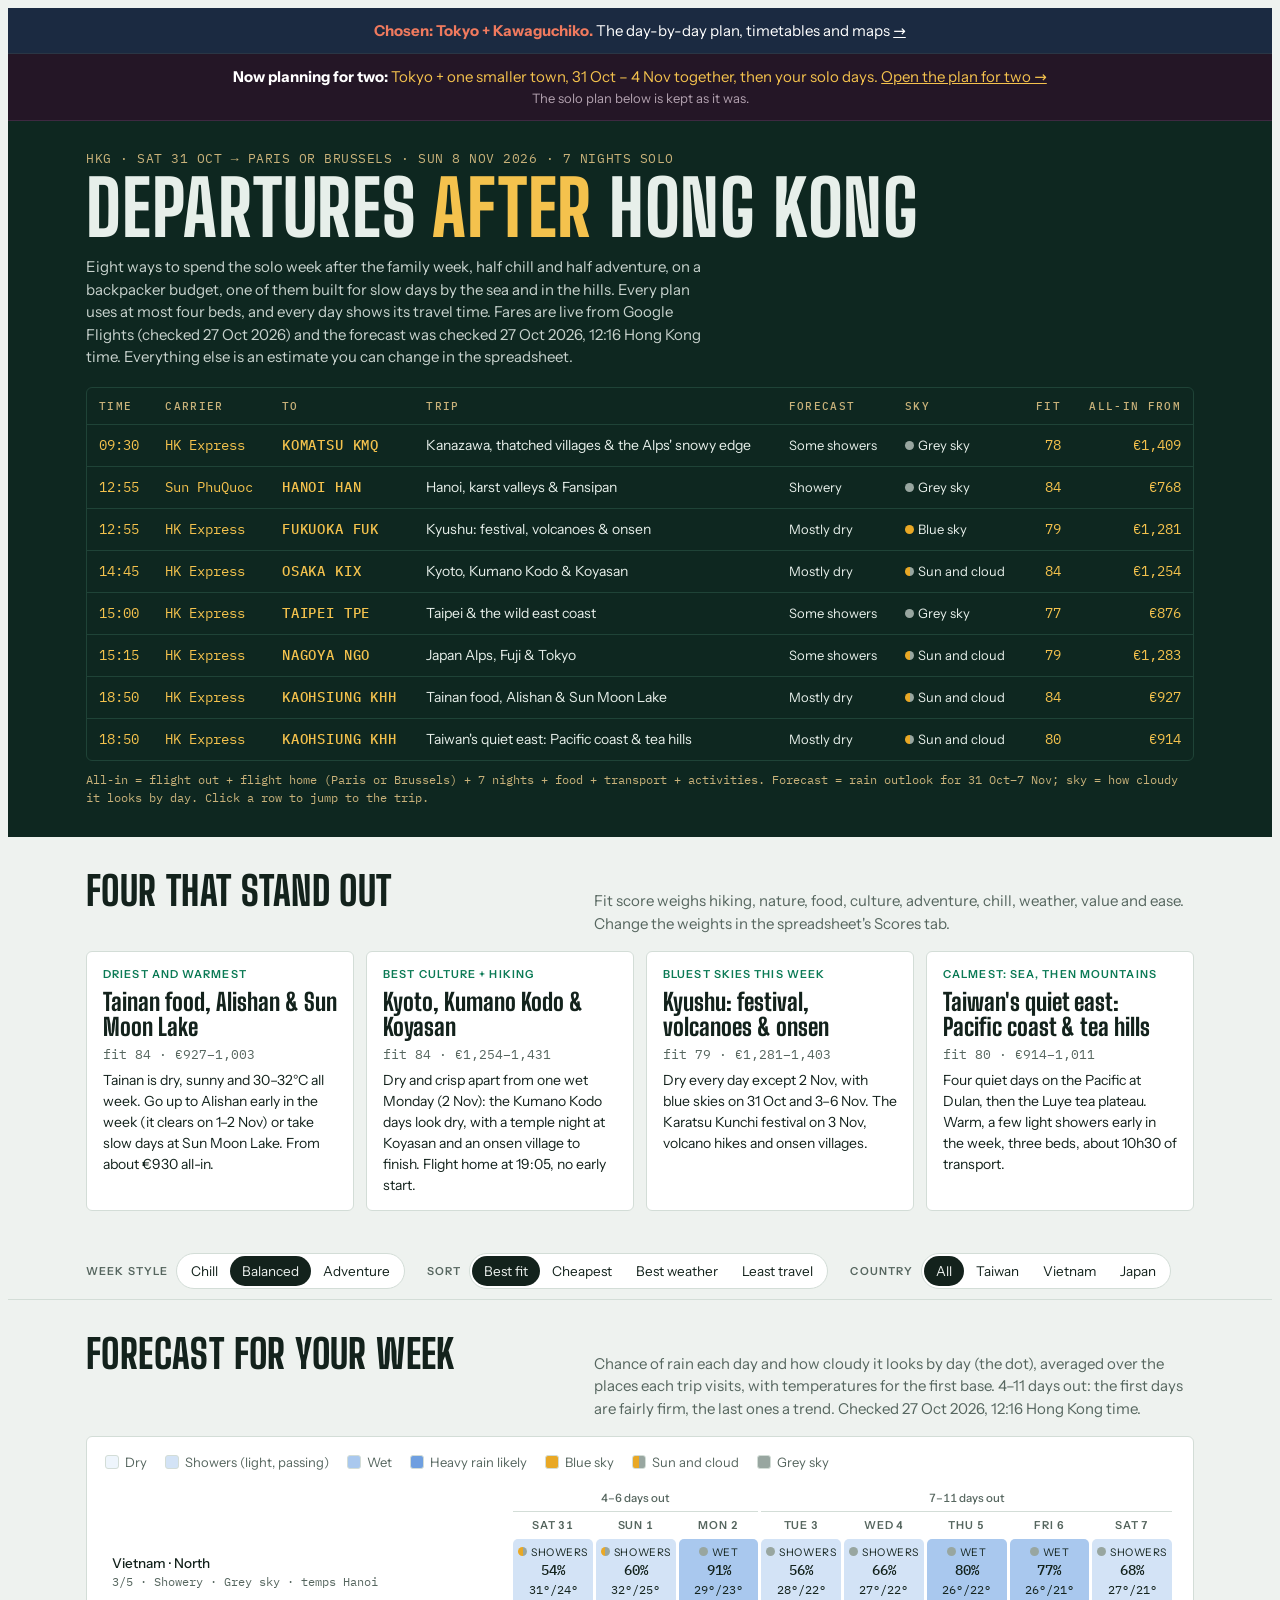
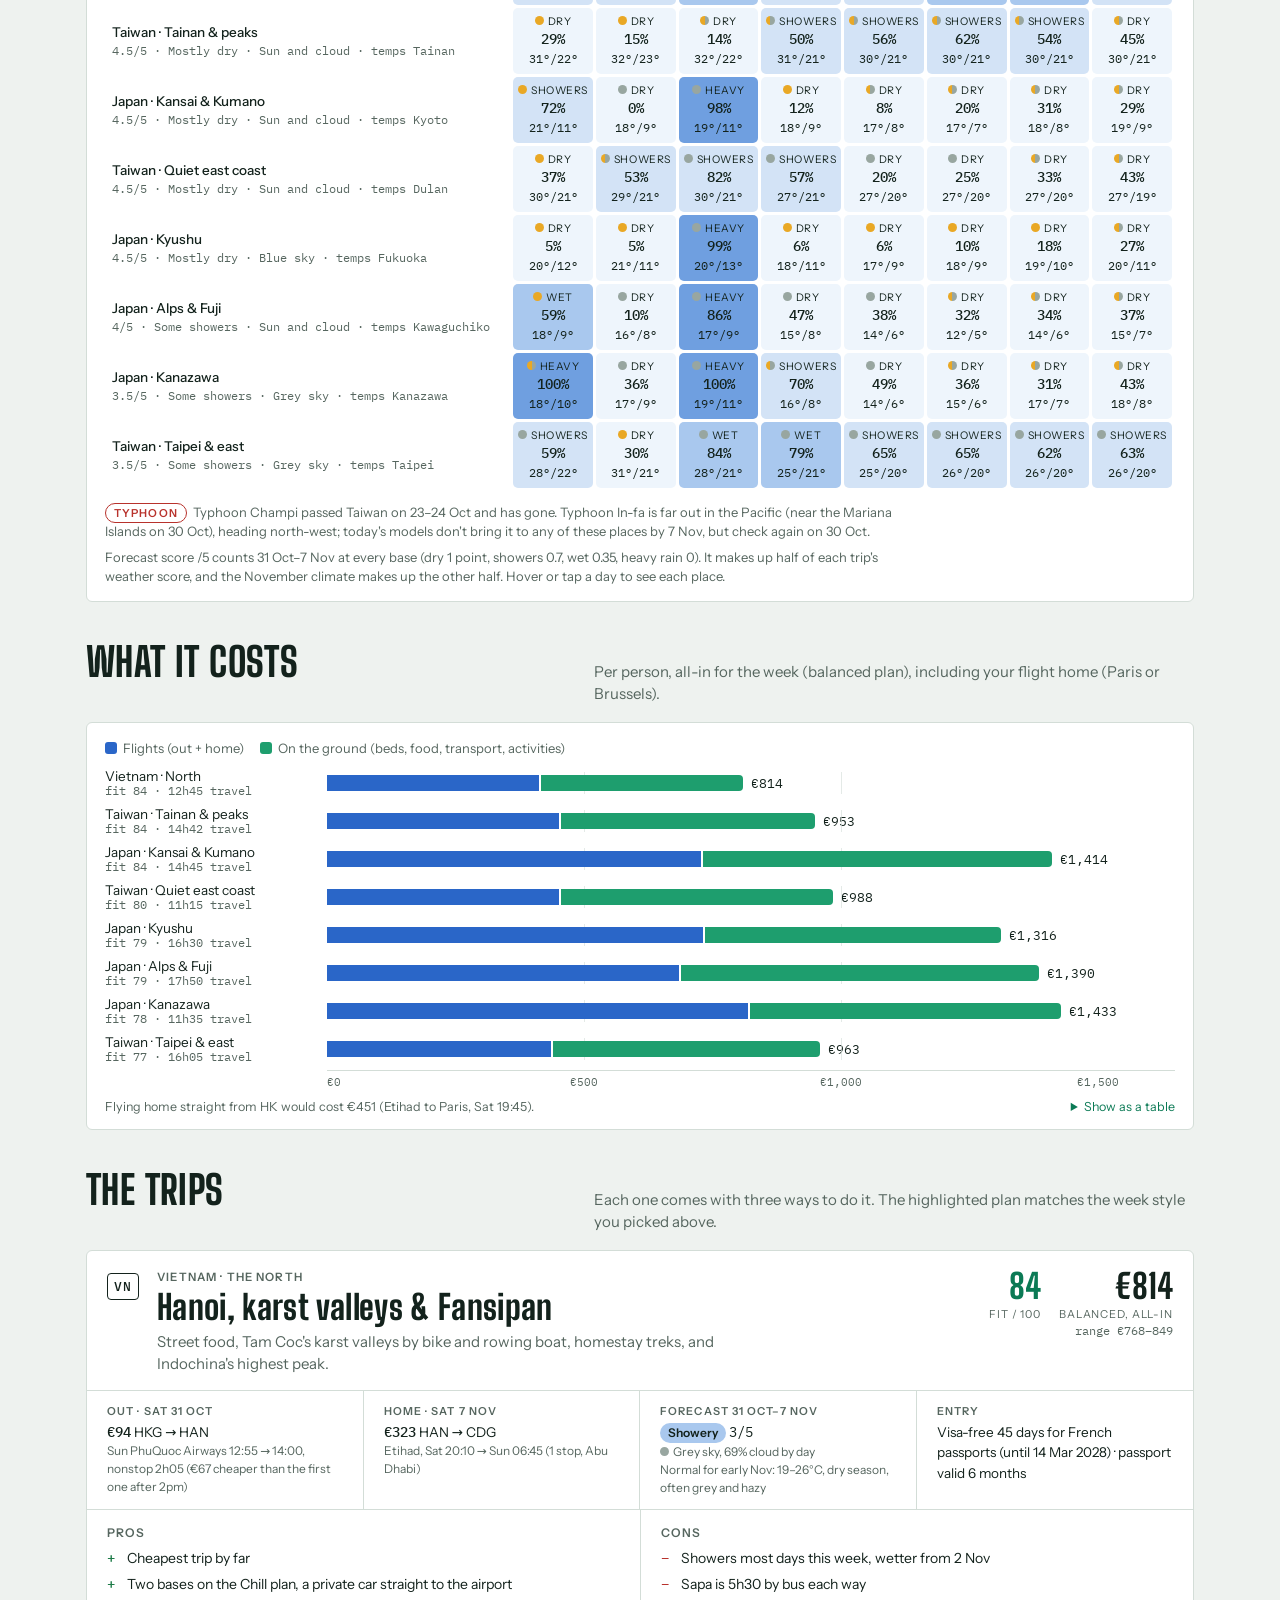
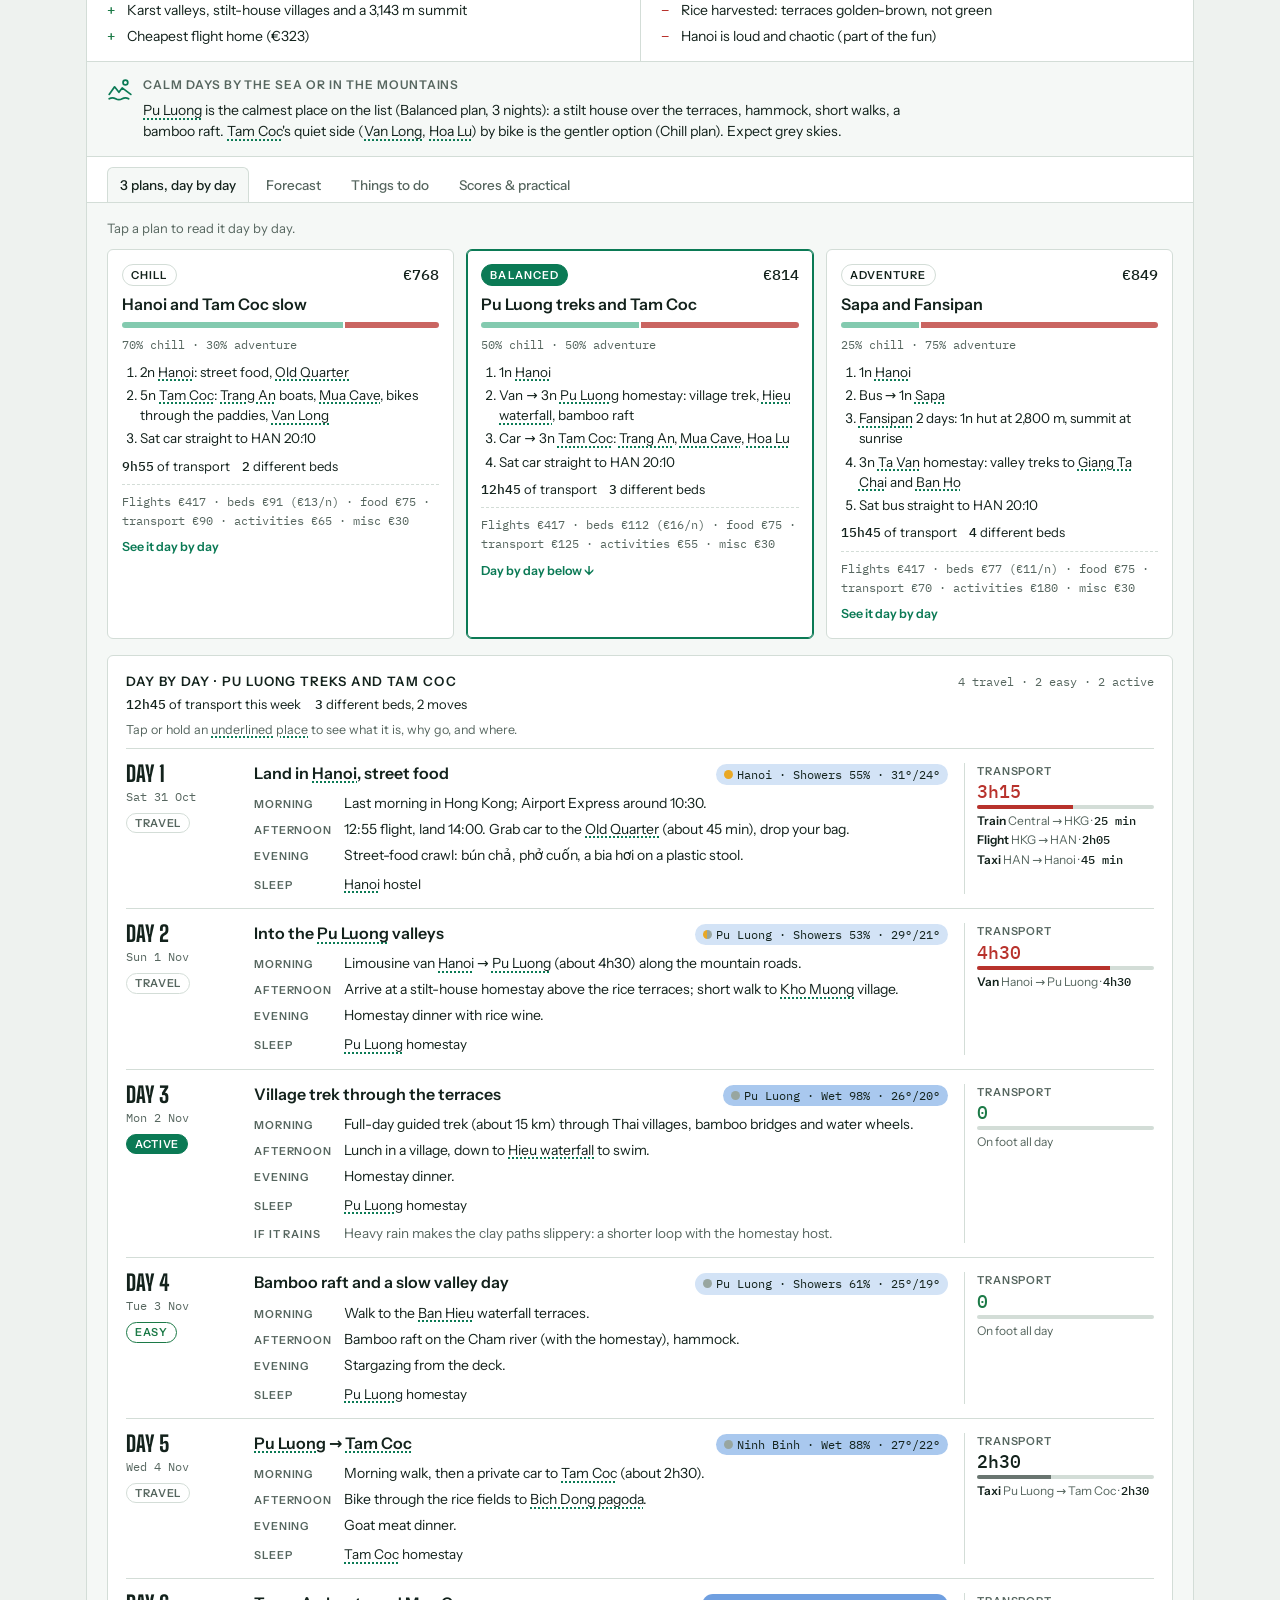
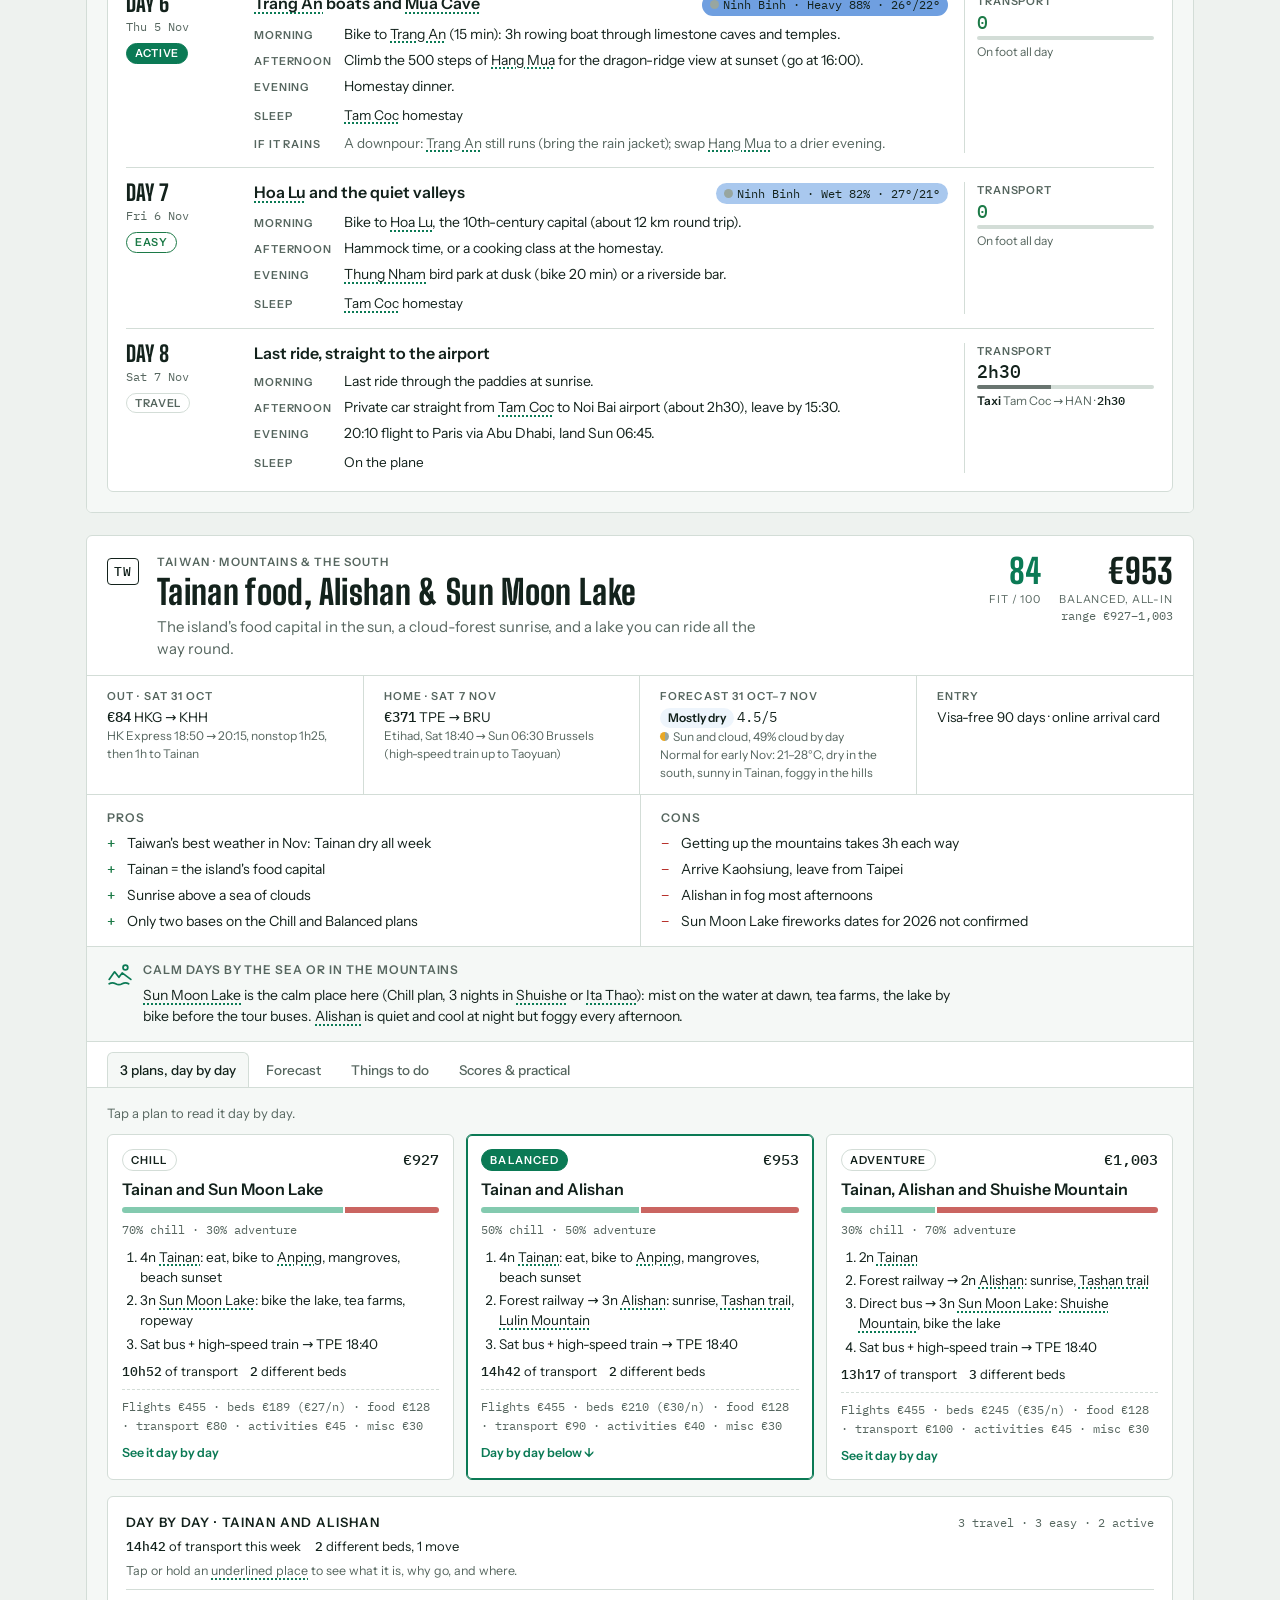
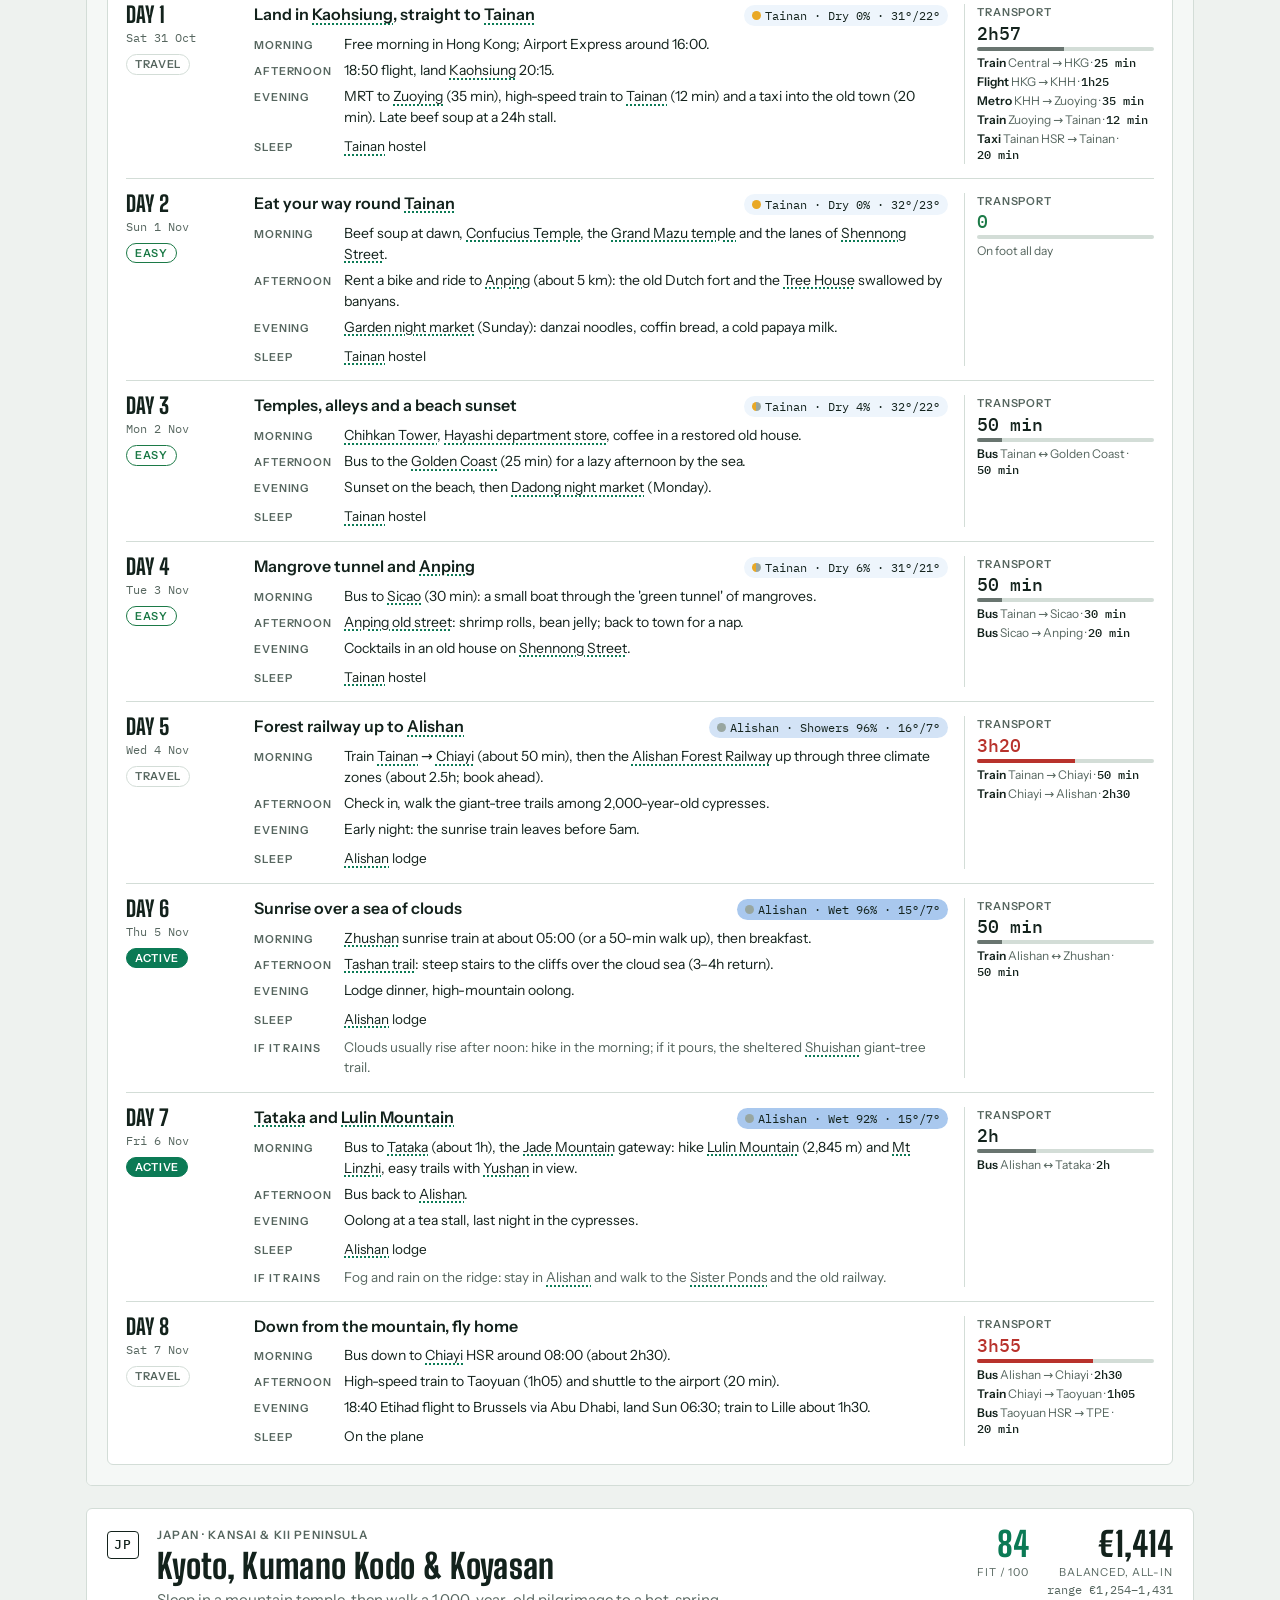
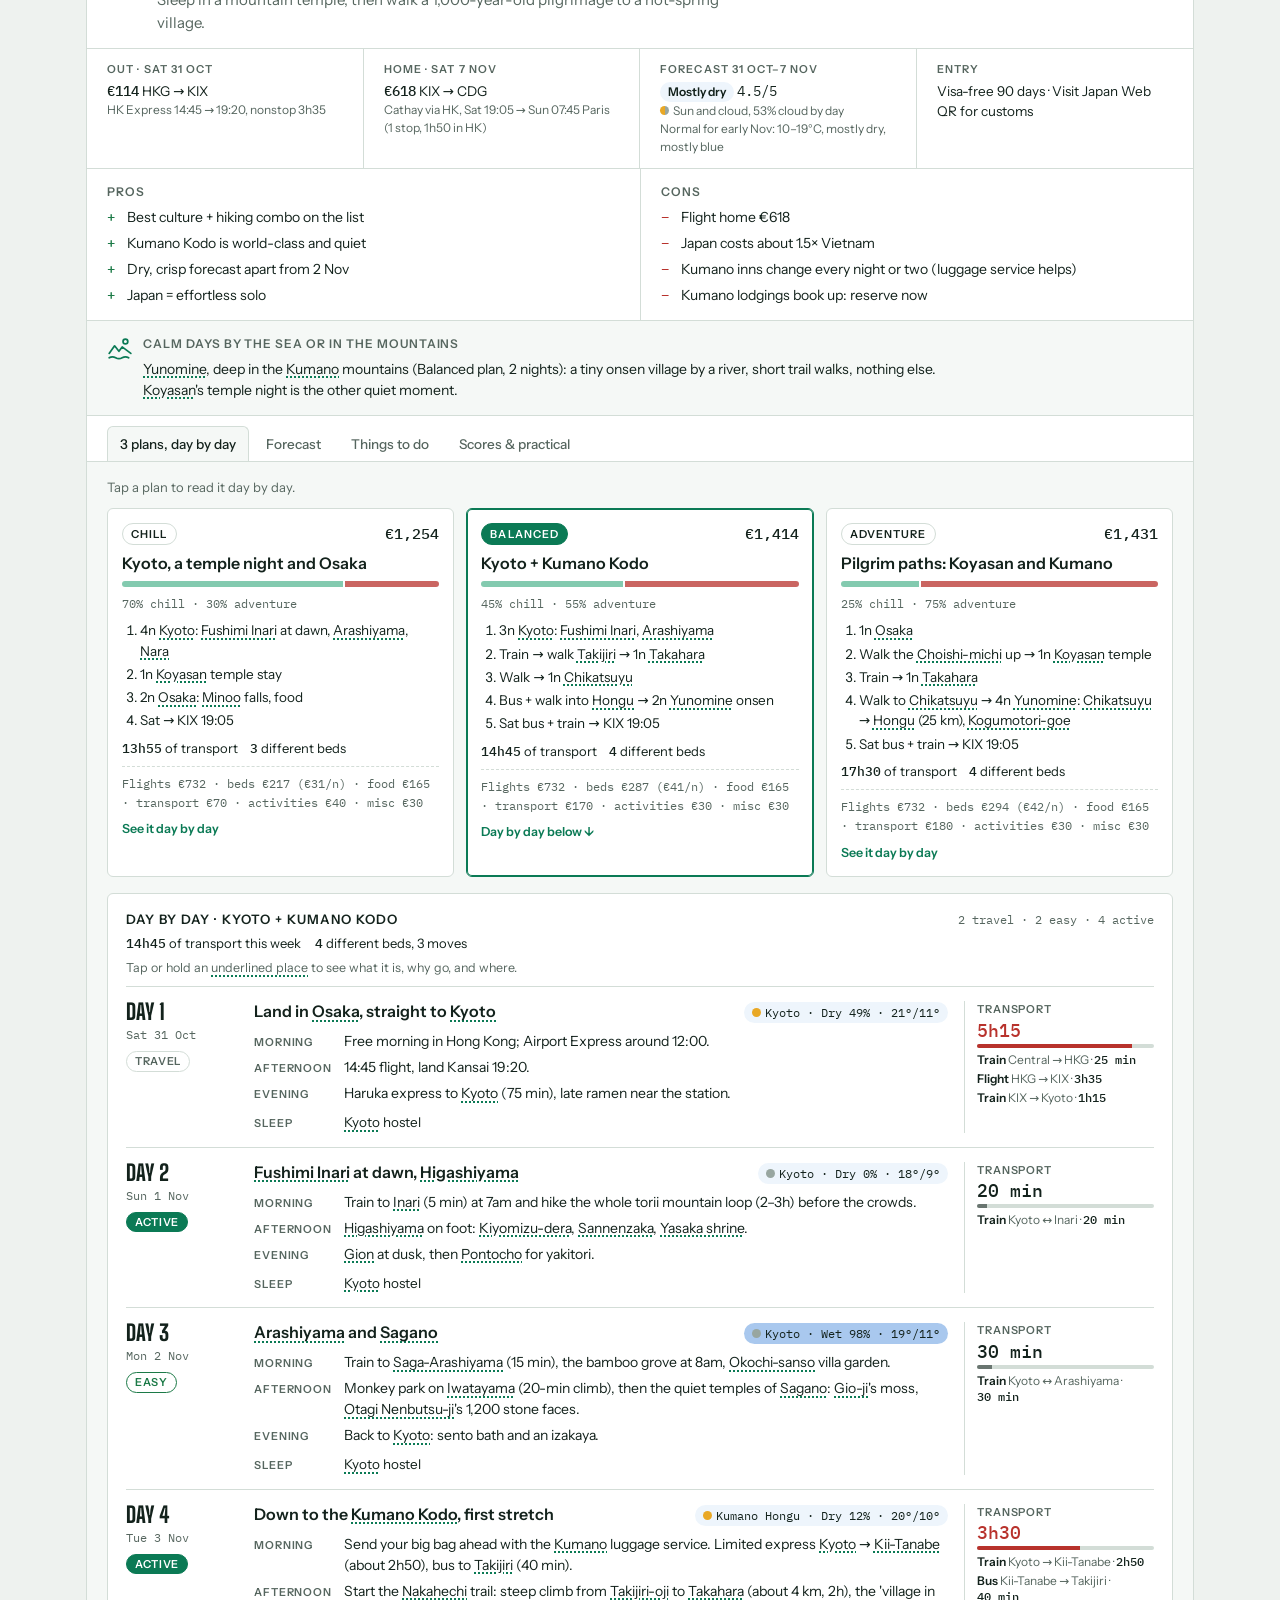
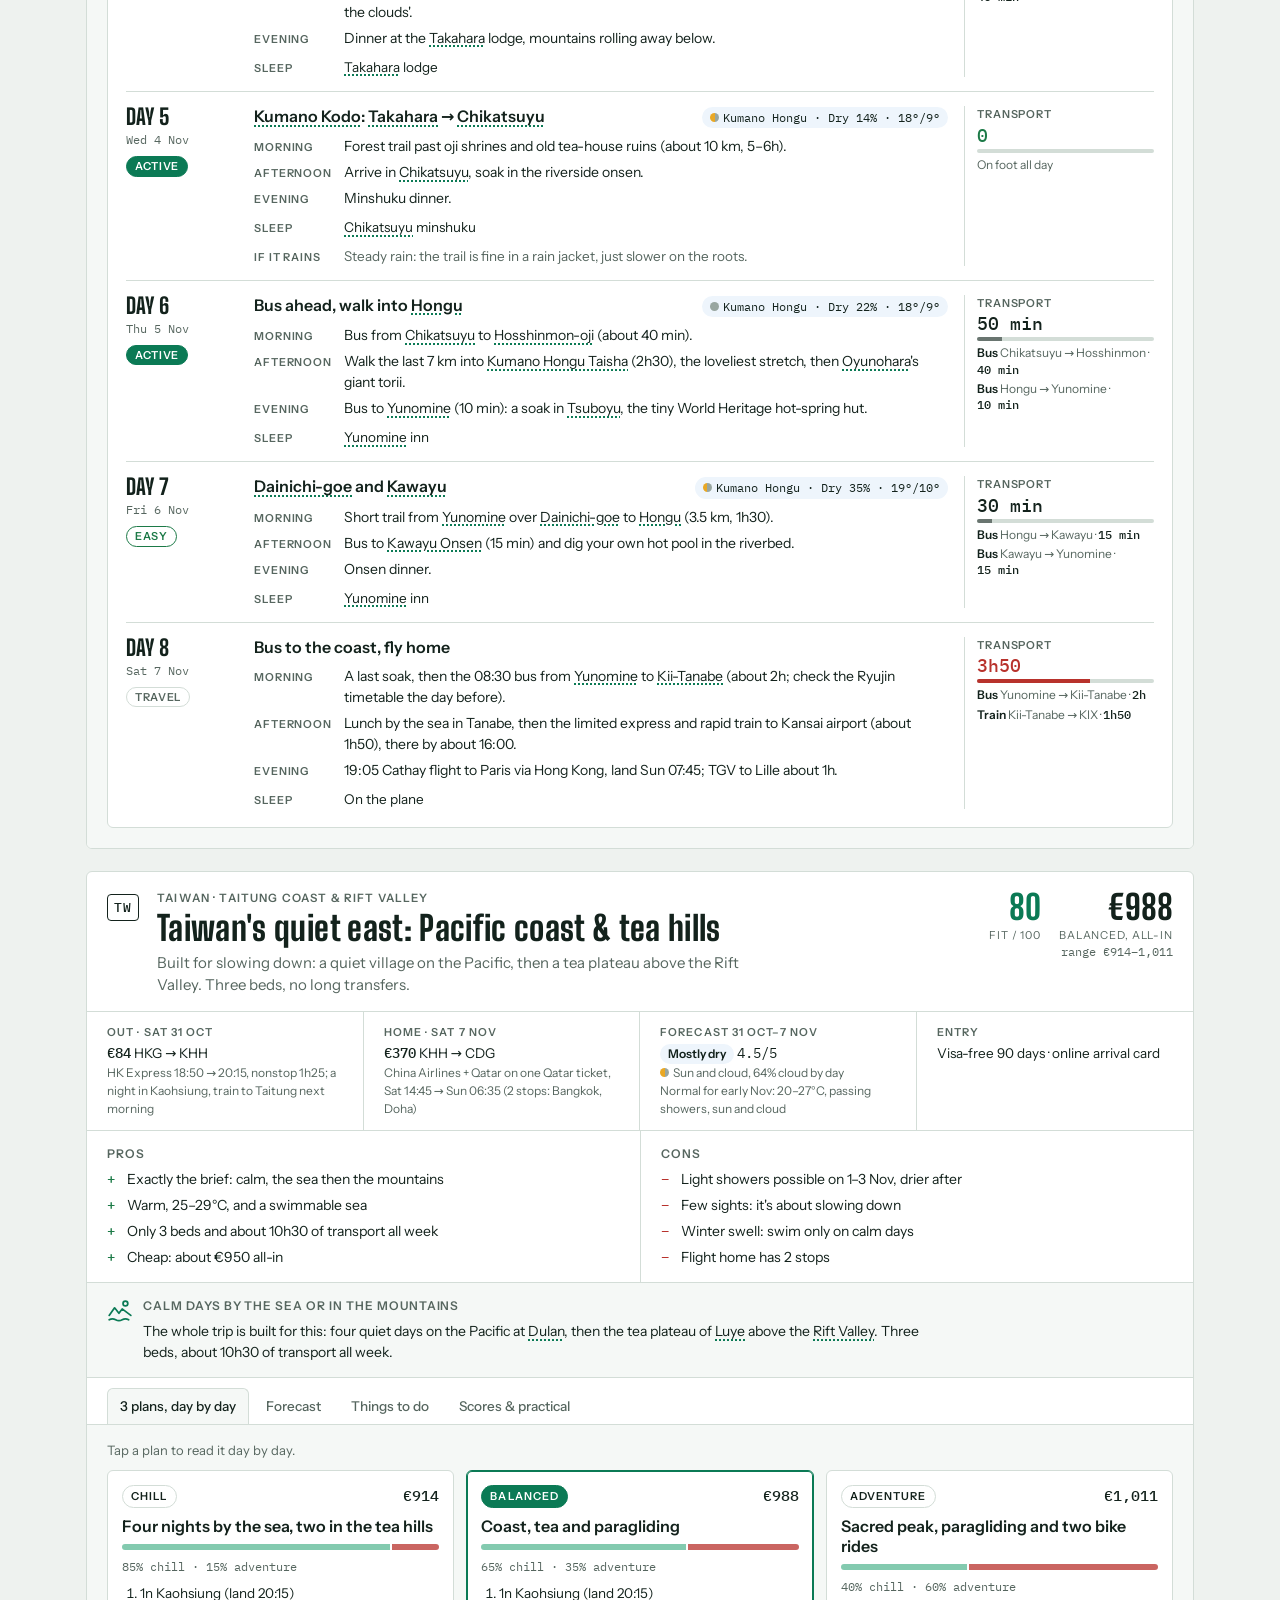
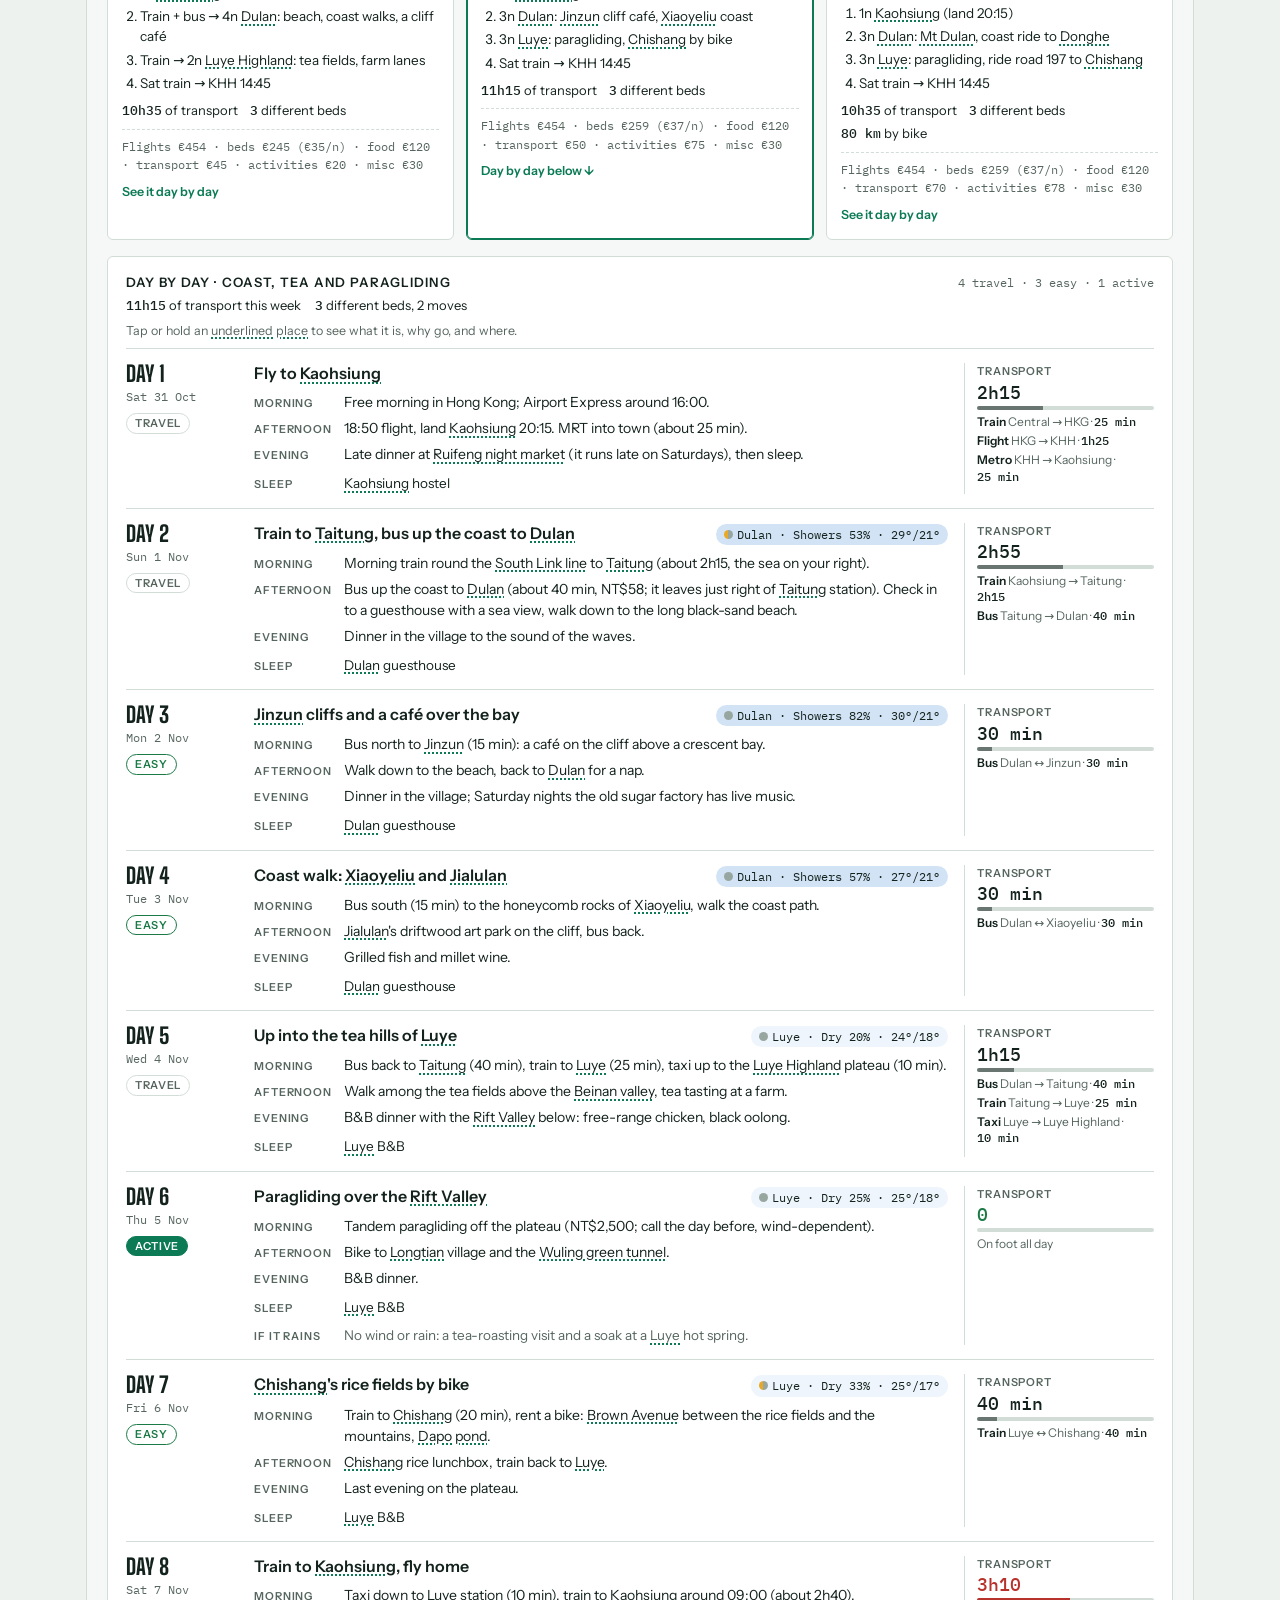
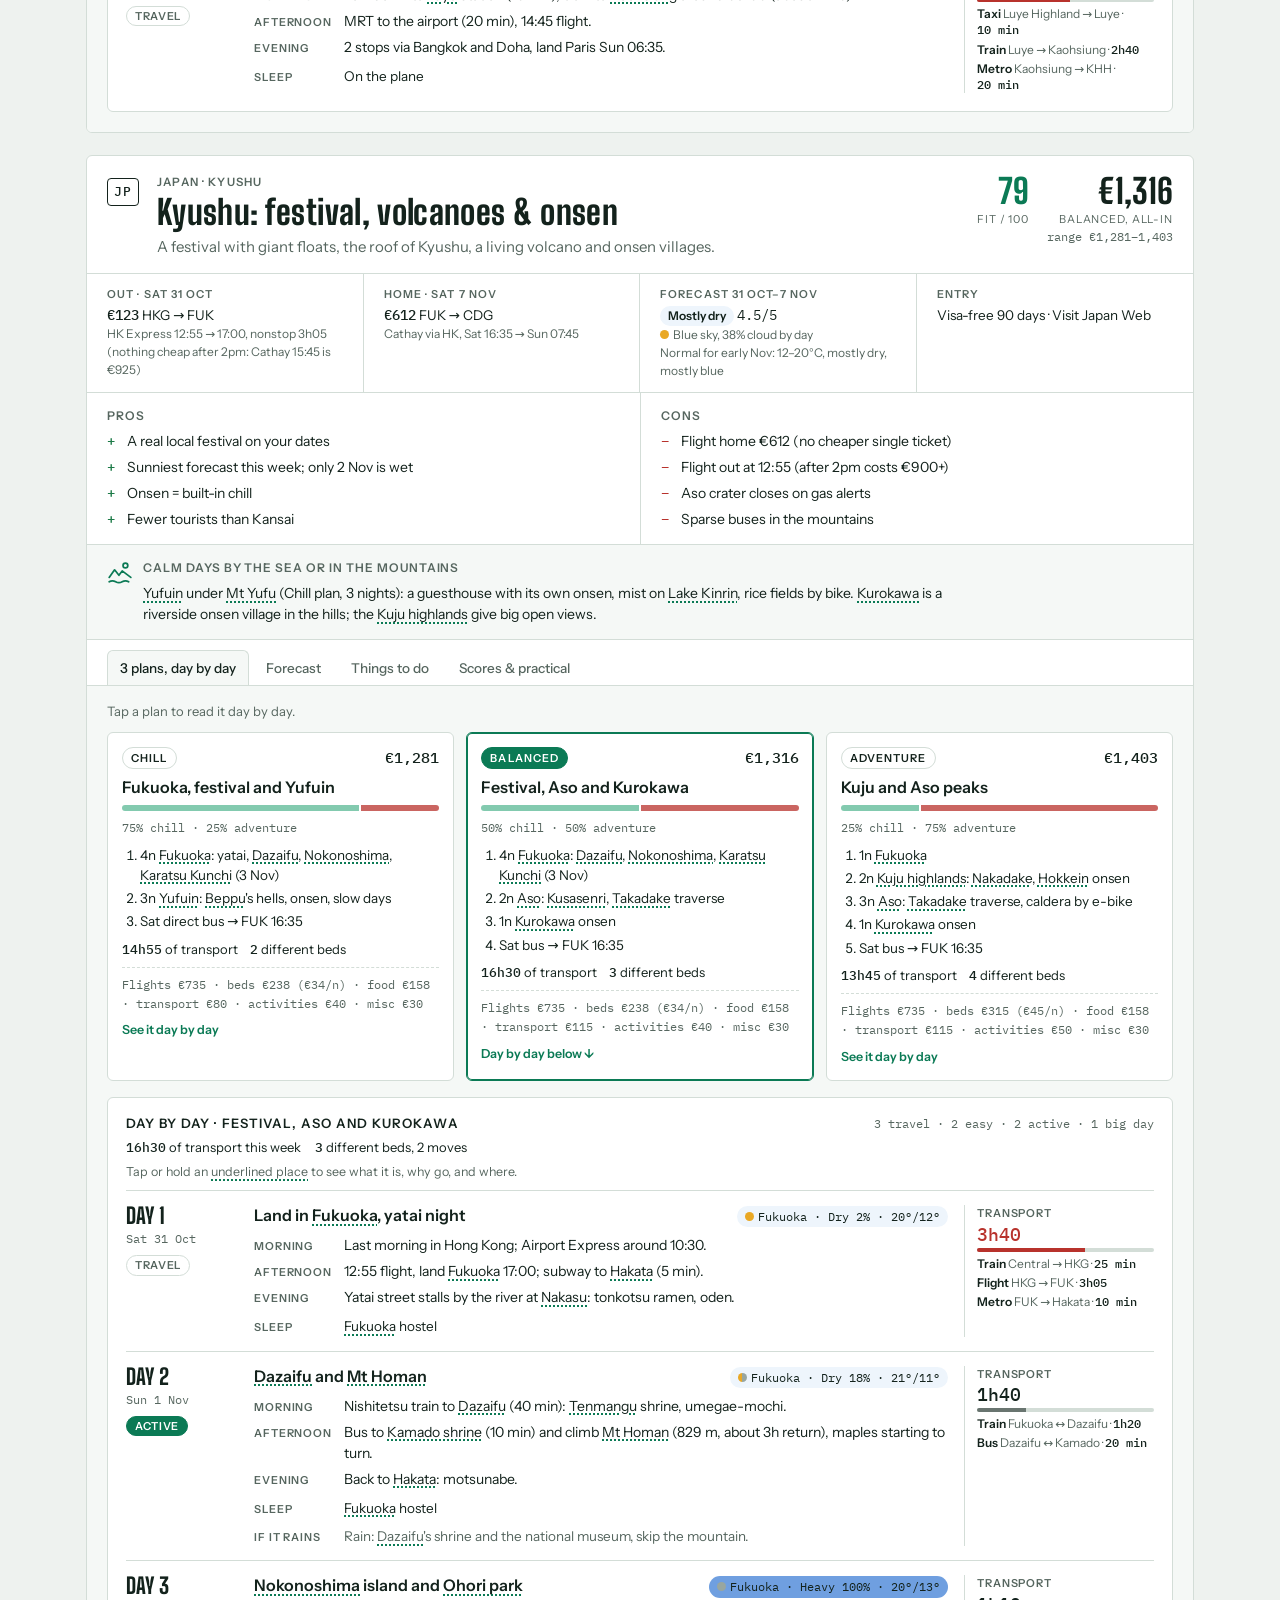
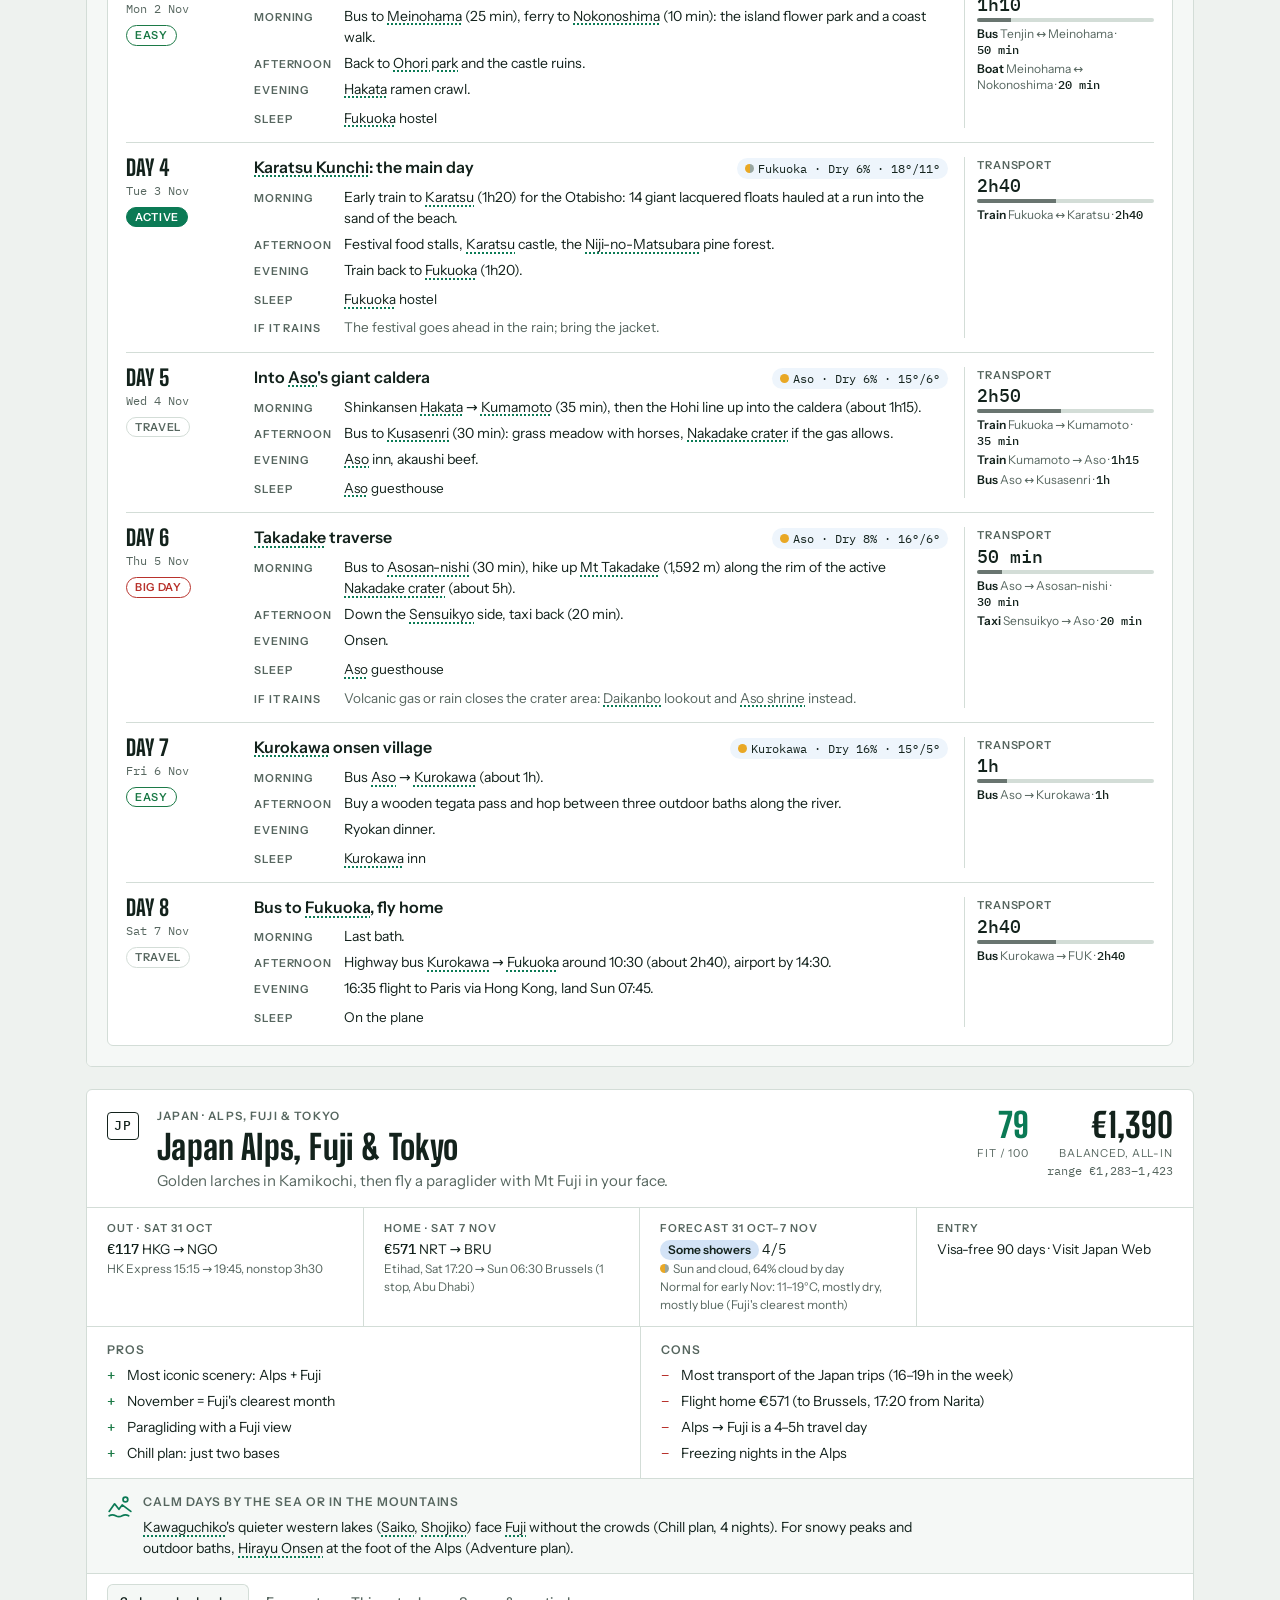
<file: index.html>
<!doctype html>
<html lang="en">
<head>
<meta charset="utf-8">
<meta name="viewport" content="width=device-width, initial-scale=1, viewport-fit=cover">
<title>Solo Week from Hong Kong</title>
<meta name="description" content="Ten ways to spend a solo week after Hong Kong (31 Oct – 7 Nov 2026): flights, costs, forecast and day-by-day plans. Works offline.">
<meta name="theme-color" media="(prefers-color-scheme: light)" content="#EEF2EF">
<meta name="theme-color" media="(prefers-color-scheme: dark)" content="#0F1814">
<meta name="apple-mobile-web-app-capable" content="yes">
<meta name="mobile-web-app-capable" content="yes">
<meta name="apple-mobile-web-app-title" content="Solo Week">
<meta name="apple-mobile-web-app-status-bar-style" content="default">
<link rel="manifest" href="manifest.webmanifest">
<link rel="icon" type="image/png" sizes="32x32" href="icons/favicon-32.png">
<link rel="apple-touch-icon" href="icons/apple-touch-icon.png">
<style>
@font-face{font-family:'Big Shoulders Display';font-style:normal;font-weight:700;font-display:swap;src:url(fonts/big-shoulders-display-latin-ext-700-normal.woff2) format('woff2');unicode-range:U+0100-02BA,U+02BD-02C5,U+02C7-02CC,U+02CE-02D7,U+02DD-02FF,U+0304,U+0308,U+0329,U+1D00-1DBF,U+1E00-1E9F,U+1EF2-1EFF,U+2020,U+20A0-20AB,U+20AD-20C0,U+2113,U+2C60-2C7F,U+A720-A7FF;}
@font-face{font-family:'Big Shoulders Display';font-style:normal;font-weight:700;font-display:swap;src:url(fonts/big-shoulders-display-latin-700-normal.woff2) format('woff2');unicode-range:U+0000-00FF,U+0131,U+0152-0153,U+02BB-02BC,U+02C6,U+02DA,U+02DC,U+0304,U+0308,U+0329,U+2000-206F,U+20AC,U+2122,U+2191,U+2193,U+2212,U+2215,U+FEFF,U+FFFD;}
@font-face{font-family:'Big Shoulders Display';font-style:normal;font-weight:800;font-display:swap;src:url(fonts/big-shoulders-display-latin-ext-800-normal.woff2) format('woff2');unicode-range:U+0100-02BA,U+02BD-02C5,U+02C7-02CC,U+02CE-02D7,U+02DD-02FF,U+0304,U+0308,U+0329,U+1D00-1DBF,U+1E00-1E9F,U+1EF2-1EFF,U+2020,U+20A0-20AB,U+20AD-20C0,U+2113,U+2C60-2C7F,U+A720-A7FF;}
@font-face{font-family:'Big Shoulders Display';font-style:normal;font-weight:800;font-display:swap;src:url(fonts/big-shoulders-display-latin-800-normal.woff2) format('woff2');unicode-range:U+0000-00FF,U+0131,U+0152-0153,U+02BB-02BC,U+02C6,U+02DA,U+02DC,U+0304,U+0308,U+0329,U+2000-206F,U+20AC,U+2122,U+2191,U+2193,U+2212,U+2215,U+FEFF,U+FFFD;}
@font-face{font-family:'Instrument Sans';font-style:normal;font-weight:400;font-display:swap;src:url(fonts/instrument-sans-latin-ext-400-normal.woff2) format('woff2');unicode-range:U+0100-02BA,U+02BD-02C5,U+02C7-02CC,U+02CE-02D7,U+02DD-02FF,U+0304,U+0308,U+0329,U+1D00-1DBF,U+1E00-1E9F,U+1EF2-1EFF,U+2020,U+20A0-20AB,U+20AD-20C0,U+2113,U+2C60-2C7F,U+A720-A7FF;}
@font-face{font-family:'Instrument Sans';font-style:normal;font-weight:400;font-display:swap;src:url(fonts/instrument-sans-latin-400-normal.woff2) format('woff2');unicode-range:U+0000-00FF,U+0131,U+0152-0153,U+02BB-02BC,U+02C6,U+02DA,U+02DC,U+0304,U+0308,U+0329,U+2000-206F,U+20AC,U+2122,U+2191,U+2193,U+2212,U+2215,U+FEFF,U+FFFD;}
@font-face{font-family:'Instrument Sans';font-style:normal;font-weight:500;font-display:swap;src:url(fonts/instrument-sans-latin-ext-500-normal.woff2) format('woff2');unicode-range:U+0100-02BA,U+02BD-02C5,U+02C7-02CC,U+02CE-02D7,U+02DD-02FF,U+0304,U+0308,U+0329,U+1D00-1DBF,U+1E00-1E9F,U+1EF2-1EFF,U+2020,U+20A0-20AB,U+20AD-20C0,U+2113,U+2C60-2C7F,U+A720-A7FF;}
@font-face{font-family:'Instrument Sans';font-style:normal;font-weight:500;font-display:swap;src:url(fonts/instrument-sans-latin-500-normal.woff2) format('woff2');unicode-range:U+0000-00FF,U+0131,U+0152-0153,U+02BB-02BC,U+02C6,U+02DA,U+02DC,U+0304,U+0308,U+0329,U+2000-206F,U+20AC,U+2122,U+2191,U+2193,U+2212,U+2215,U+FEFF,U+FFFD;}
@font-face{font-family:'Instrument Sans';font-style:normal;font-weight:600;font-display:swap;src:url(fonts/instrument-sans-latin-ext-600-normal.woff2) format('woff2');unicode-range:U+0100-02BA,U+02BD-02C5,U+02C7-02CC,U+02CE-02D7,U+02DD-02FF,U+0304,U+0308,U+0329,U+1D00-1DBF,U+1E00-1E9F,U+1EF2-1EFF,U+2020,U+20A0-20AB,U+20AD-20C0,U+2113,U+2C60-2C7F,U+A720-A7FF;}
@font-face{font-family:'Instrument Sans';font-style:normal;font-weight:600;font-display:swap;src:url(fonts/instrument-sans-latin-600-normal.woff2) format('woff2');unicode-range:U+0000-00FF,U+0131,U+0152-0153,U+02BB-02BC,U+02C6,U+02DA,U+02DC,U+0304,U+0308,U+0329,U+2000-206F,U+20AC,U+2122,U+2191,U+2193,U+2212,U+2215,U+FEFF,U+FFFD;}
@font-face{font-family:'Instrument Sans';font-style:normal;font-weight:700;font-display:swap;src:url(fonts/instrument-sans-latin-ext-700-normal.woff2) format('woff2');unicode-range:U+0100-02BA,U+02BD-02C5,U+02C7-02CC,U+02CE-02D7,U+02DD-02FF,U+0304,U+0308,U+0329,U+1D00-1DBF,U+1E00-1E9F,U+1EF2-1EFF,U+2020,U+20A0-20AB,U+20AD-20C0,U+2113,U+2C60-2C7F,U+A720-A7FF;}
@font-face{font-family:'Instrument Sans';font-style:normal;font-weight:700;font-display:swap;src:url(fonts/instrument-sans-latin-700-normal.woff2) format('woff2');unicode-range:U+0000-00FF,U+0131,U+0152-0153,U+02BB-02BC,U+02C6,U+02DA,U+02DC,U+0304,U+0308,U+0329,U+2000-206F,U+20AC,U+2122,U+2191,U+2193,U+2212,U+2215,U+FEFF,U+FFFD;}
@font-face{font-family:'IBM Plex Mono';font-style:normal;font-weight:400;font-display:swap;src:url(fonts/ibm-plex-mono-latin-ext-400-normal.woff2) format('woff2');unicode-range:U+0100-02BA,U+02BD-02C5,U+02C7-02CC,U+02CE-02D7,U+02DD-02FF,U+0304,U+0308,U+0329,U+1D00-1DBF,U+1E00-1E9F,U+1EF2-1EFF,U+2020,U+20A0-20AB,U+20AD-20C0,U+2113,U+2C60-2C7F,U+A720-A7FF;}
@font-face{font-family:'IBM Plex Mono';font-style:normal;font-weight:400;font-display:swap;src:url(fonts/ibm-plex-mono-latin-400-normal.woff2) format('woff2');unicode-range:U+0000-00FF,U+0131,U+0152-0153,U+02BB-02BC,U+02C6,U+02DA,U+02DC,U+0304,U+0308,U+0329,U+2000-206F,U+20AC,U+2122,U+2191,U+2193,U+2212,U+2215,U+FEFF,U+FFFD;}
@font-face{font-family:'IBM Plex Mono';font-style:normal;font-weight:500;font-display:swap;src:url(fonts/ibm-plex-mono-latin-ext-500-normal.woff2) format('woff2');unicode-range:U+0100-02BA,U+02BD-02C5,U+02C7-02CC,U+02CE-02D7,U+02DD-02FF,U+0304,U+0308,U+0329,U+1D00-1DBF,U+1E00-1E9F,U+1EF2-1EFF,U+2020,U+20A0-20AB,U+20AD-20C0,U+2113,U+2C60-2C7F,U+A720-A7FF;}
@font-face{font-family:'IBM Plex Mono';font-style:normal;font-weight:500;font-display:swap;src:url(fonts/ibm-plex-mono-latin-500-normal.woff2) format('woff2');unicode-range:U+0000-00FF,U+0131,U+0152-0153,U+02BB-02BC,U+02C6,U+02DA,U+02DC,U+0304,U+0308,U+0329,U+2000-206F,U+20AC,U+2122,U+2191,U+2193,U+2212,U+2215,U+FEFF,U+FFFD;}
</style>
<style>
/* Layout: an airport departures board opens the page; below it a compare strip (cost bars) and one dossier per trip, each with three ways to spend the week. */
:root {
  --bg: #EEF2EF; --surface: #FFFFFF; --ink: #13221C; --muted: #56665F; --line: #D3DDD7; --soft: #F5F8F6;
  --accent: #0B7A55; --accent-ink: #FFFFFF; --signal: #B8322C; --good: #1C7A47;
  --sun: #E9A825; --cloud: #98A6A0;
  --board: #0E2720; --board-line: #1F4337; --flap: #F4C24D; --flap-dim: #C9B27A; --board-ink: #E7EFEA;
  --s-flight: #2A66C8; --s-ground: #1E9E6E;
  --wx-dry: #EEF5FC; --wx-show: #D3E3F6; --wx-wet: #A9C8EE; --wx-heavy: #6F9FE0;
  --f-display: "Big Shoulders Display", "Arial Narrow", "Roboto Condensed", sans-serif;
  --f-body: "Instrument Sans", "Segoe UI", system-ui, sans-serif;
  --f-mono: "IBM Plex Mono", ui-monospace, "SFMono-Regular", Menlo, monospace;
  --r: 6px;
}
@media (prefers-color-scheme: dark) { :root:not([data-theme="light"]) {
  --bg: #0F1814; --surface: #16231D; --ink: #E6EEE9; --muted: #9DB0A7; --line: #2A3B33; --soft: #1A2922;
  --accent: #3BC08A; --accent-ink: #06140E; --signal: #EF7A70; --good: #5CCB8E;
  --sun: #E8B04A; --cloud: #6F7E77;
  --board: #0A1D17; --board-line: #1C3A30; --flap: #F4C24D; --flap-dim: #B9A36A; --board-ink: #E7EFEA;
  --s-flight: #3E7FE0; --s-ground: #1F9E6D; --wx-dry: #17262C; --wx-show: #1D3650; --wx-wet: #274E80; --wx-heavy: #3566A8; color-scheme: dark; } }
:root[data-theme="dark"] {
  --bg: #0F1814; --surface: #16231D; --ink: #E6EEE9; --muted: #9DB0A7; --line: #2A3B33; --soft: #1A2922;
  --accent: #3BC08A; --accent-ink: #06140E; --signal: #EF7A70; --good: #5CCB8E;
  --sun: #E8B04A; --cloud: #6F7E77;
  --board: #0A1D17; --board-line: #1C3A30; --flap: #F4C24D; --flap-dim: #B9A36A; --board-ink: #E7EFEA;
  --s-flight: #3E7FE0; --s-ground: #1F9E6D; --wx-dry: #17262C; --wx-show: #1D3650; --wx-wet: #274E80; --wx-heavy: #3566A8; color-scheme: dark; }

* { box-sizing: border-box; }
body { background: var(--bg); color: var(--ink); font-family: var(--f-body); font-size: 15px; line-height: 1.5; }
body::before { content: ""; position: fixed; inset: 0 0 auto; height: env(safe-area-inset-top, 0px); z-index: 10; background: var(--bg); }
.wrap { max-width: 1140px; margin: 0 auto; padding-left: max(16px, env(safe-area-inset-left, 0px)); padding-right: max(16px, env(safe-area-inset-right, 0px)); }
h1, h2, h3 { font-family: var(--f-display); font-weight: 800; letter-spacing: .01em; line-height: 1.02; text-wrap: balance; margin: 0; }
h2 { font-size: clamp(28px, 4vw, 40px); text-transform: uppercase; }
h3 { font-size: clamp(26px, 3.2vw, 34px); }
h4 { font-size: 12px; text-transform: uppercase; letter-spacing: .08em; color: var(--muted); margin: 0 0 6px; font-weight: 600; }
p { margin: 0; }
a { color: var(--accent); }
.mono { font-family: var(--f-mono); }
.num { font-variant-numeric: tabular-nums; }
button { font: inherit; color: inherit; }
:focus-visible { outline: 2px solid var(--accent); outline-offset: 2px; }

/* ---------- hero / board ---------- */
.hero { background: var(--board); color: var(--board-ink); padding-block: 28px 30px; }
.hero-top { display: flex; flex-wrap: wrap; justify-content: space-between; gap: 12px 24px; align-items: end; margin-bottom: 18px; }
.hero h1 { font-size: clamp(40px, 7vw, 76px); text-transform: uppercase; color: var(--board-ink); }
.hero h1 span { color: var(--flap); }
.hero .sub { color: var(--flap-dim); font-family: var(--f-mono); font-size: 13px; letter-spacing: .04em; }
.hero .lede { max-width: 62ch; color: var(--board-ink); opacity: .86; margin-top: 10px; }
.board-wrap { overflow-x: auto; border: 1px solid var(--board-line); border-radius: var(--r); }
table.board { width: 100%; border-collapse: collapse; font-family: var(--f-mono); font-size: 14px; min-width: 760px; }
.board th { text-align: left; font-weight: 500; font-size: 11px; letter-spacing: .12em; text-transform: uppercase; color: var(--flap-dim); padding: 10px 12px; border-bottom: 1px solid var(--board-line); }
.board td { padding: 10px 12px; border-bottom: 1px solid var(--board-line); color: var(--flap); white-space: nowrap; font-variant-numeric: tabular-nums; }
.board tr:last-child td { border-bottom: 0; }
.board td.dest { font-weight: 500; letter-spacing: .06em; }
.board td.tripcol { color: var(--board-ink); font-family: var(--f-body); white-space: normal; min-width: 220px; }
.board td.right, .board th.right { text-align: right; }
.board tbody tr { cursor: pointer; }
.board tbody tr:hover td, .board tbody tr:focus-within td { background: var(--board-line); }
.board a { color: inherit; text-decoration: none; }
.board .rail { color: var(--board-ink); border: 1px solid var(--flap-dim); border-radius: 3px; padding: 0 5px; font-size: 11px; margin-left: 6px; }
.board-note { color: var(--flap-dim); font-family: var(--f-mono); font-size: 12px; margin-top: 10px; }

/* ---------- sections ---------- */
section { padding-block: 34px 6px; }
.sec-head { display: flex; flex-wrap: wrap; gap: 8px 20px; align-items: baseline; justify-content: space-between; margin-bottom: 16px; }
.sec-head p { color: var(--muted); max-width: 60ch; }

.picks { display: grid; grid-template-columns: repeat(auto-fit, minmax(240px, 1fr)); gap: 12px; }
.pick { background: var(--surface); border: 1px solid var(--line); border-radius: var(--r); padding: 14px 16px; display: grid; gap: 6px; align-content: start; text-decoration: none; color: inherit; }
.pick:hover { border-color: var(--accent); }
.pick .why { font-size: 11px; letter-spacing: .1em; text-transform: uppercase; color: var(--accent); font-weight: 600; }
.pick strong { font-family: var(--f-display); font-size: 24px; line-height: 1.05; font-weight: 800; }
.pick span.meta { font-family: var(--f-mono); font-size: 12.5px; color: var(--muted); }
.pick p { font-size: 14px; }

/* ---------- controls ---------- */
.controls { position: sticky; top: env(safe-area-inset-top, 0px); z-index: 5; background: var(--bg); border-bottom: 1px solid var(--line); padding-block: 10px; margin-top: 26px; }
.controls .wrap { display: flex; flex-wrap: wrap; gap: 10px 22px; align-items: center; }
.ctl { display: flex; align-items: center; gap: 8px; flex-wrap: wrap; }
.ctl > span { font-size: 11px; text-transform: uppercase; letter-spacing: .1em; color: var(--muted); font-weight: 600; }
.seg { display: inline-flex; border: 1px solid var(--line); border-radius: 999px; background: var(--surface); padding: 2px; flex-wrap: wrap; }
.seg button { border: 0; background: transparent; padding: 5px 12px; border-radius: 999px; cursor: pointer; font-size: 13.5px; }
.seg button[aria-pressed="true"] { background: var(--ink); color: var(--bg); }

/* ---------- chart ---------- */
.chart-card { background: var(--surface); border: 1px solid var(--line); border-radius: var(--r); padding: 16px 18px 12px; position: relative; }
.legend { display: flex; gap: 16px; flex-wrap: wrap; font-size: 13px; color: var(--muted); margin-bottom: 10px; }
.legend i { display: inline-block; width: 12px; height: 12px; border-radius: 3px; vertical-align: -1px; margin-right: 6px; }
.rows { display: grid; gap: 8px; }
.row { display: grid; grid-template-columns: minmax(130px, 210px) 1fr; gap: 12px; align-items: center; cursor: default; border-radius: 4px; }
.row:hover .lbl, .row:focus .lbl { color: var(--accent); }
.row .lbl { font-size: 13.5px; line-height: 1.2; min-width: 0; }
.row .lbl small { display: block; color: var(--muted); font-size: 11.5px; font-family: var(--f-mono); }
.track { position: relative; height: 22px; display: flex; align-items: center; }
.bar { display: flex; gap: 2px; height: 16px; position: relative; z-index: 1; }
.bar b { display: block; height: 100%; }
.bar b.f { background: var(--s-flight); border-radius: 0; }
.bar b.g { background: var(--s-ground); border-radius: 0 4px 4px 0; }
.track .val { font-family: var(--f-mono); font-size: 12.5px; margin-left: 8px; color: var(--ink); font-variant-numeric: tabular-nums; white-space: nowrap; }
.axis { display: grid; grid-template-columns: minmax(130px, 210px) 1fr; gap: 12px; margin-top: 6px; }
.ticks { position: relative; height: 18px; border-top: 1px solid var(--line); }
.ticks span { position: absolute; top: 3px; transform: translateX(-50%); font-family: var(--f-mono); font-size: 11px; color: var(--muted); }
.ticks span:first-child { transform: none; }
.gridlines { position: absolute; inset: 0; pointer-events: none; }
.gridlines i { position: absolute; top: 0; bottom: 0; width: 1px; background: var(--line); opacity: .6; }
.tip { position: absolute; z-index: 3; background: var(--ink); color: var(--bg); font-size: 12.5px; padding: 8px 10px; border-radius: 6px; pointer-events: none; min-width: 210px; box-shadow: 0 6px 18px rgba(0,0,0,.18); }
.tip b { display: block; font-size: 13px; margin-bottom: 2px; }
.tip .tl { display: flex; justify-content: space-between; gap: 14px; font-family: var(--f-mono); font-variant-numeric: tabular-nums; }
.chart-foot { display: flex; flex-wrap: wrap; justify-content: space-between; gap: 6px 16px; margin-top: 10px; font-size: 12.5px; color: var(--muted); }
details.tbl summary { cursor: pointer; color: var(--accent); }
.tbl-wrap { overflow-x: auto; margin-top: 8px; }
table.plain { border-collapse: collapse; width: 100%; font-size: 13px; min-width: 620px; }
table.plain th, table.plain td { padding: 6px 8px; border-bottom: 1px solid var(--line); text-align: left; font-variant-numeric: tabular-nums; }
table.plain th { font-size: 11px; text-transform: uppercase; letter-spacing: .08em; color: var(--muted); font-weight: 600; }
table.plain td.r, table.plain th.r { text-align: right; }

/* ---------- trip dossiers ---------- */
.trips { display: grid; gap: 22px; }
.trip { background: var(--surface); border: 1px solid var(--line); border-radius: var(--r); overflow: hidden; scroll-margin-top: 70px; }
.trip-head { display: grid; grid-template-columns: auto 1fr auto; gap: 14px 18px; padding: 18px 20px 14px; align-items: start; border-bottom: 1px solid var(--line); }
.cc { font-family: var(--f-mono); font-weight: 500; font-size: 13px; letter-spacing: .08em; border: 1.5px solid var(--ink); border-radius: 4px; padding: 3px 6px; margin-top: 4px; }
.eyebrow { font-size: 11.5px; text-transform: uppercase; letter-spacing: .1em; color: var(--muted); font-weight: 600; margin-bottom: 4px; }
.tag { color: var(--muted); margin-top: 6px; max-width: 60ch; }
.nums { display: flex; gap: 18px; text-align: right; }
.nums .n { display: block; font-family: var(--f-display); font-size: 34px; font-weight: 800; line-height: 1; font-variant-numeric: tabular-nums; }
.nums .l { display: block; font-size: 11px; color: var(--muted); text-transform: uppercase; letter-spacing: .08em; margin-top: 3px; }
.nums .rg { display: block; font-family: var(--f-mono); font-size: 11.5px; color: var(--muted); }
.fitpill { color: var(--accent); }
.facts { display: grid; grid-template-columns: repeat(4, minmax(0, 1fr)); margin: 0; border-bottom: 1px solid var(--line); }
.facts div { padding: 12px 20px; border-right: 1px solid var(--line); min-width: 0; }
.facts div:last-child { border-right: 0; }
.facts dt { font-size: 11px; text-transform: uppercase; letter-spacing: .1em; color: var(--muted); font-weight: 600; }
.facts dd { margin: 3px 0 0; font-size: 13.5px; }
.facts dd .price { font-family: var(--f-mono); font-weight: 500; }
.facts dd small { display: block; color: var(--muted); font-size: 12px; }
.wx { display: inline-flex; gap: 3px; vertical-align: 1px; margin-left: 6px; }
.wx i { width: 7px; height: 7px; border-radius: 50%; background: var(--line); display: inline-block; }
.wx i.on { background: var(--accent); }
.pc { display: grid; grid-template-columns: 1fr 1fr; gap: 0; border-bottom: 1px solid var(--line); }
.pc > div { padding: 14px 20px; min-width: 0; }
.pc > div + div { border-left: 1px solid var(--line); }
.pc ul { margin: 0; padding: 0; list-style: none; display: grid; gap: 5px; font-size: 14px; }
.pc li { display: grid; grid-template-columns: 14px 1fr; gap: 6px; }
.pc li::before { font-family: var(--f-mono); font-weight: 500; }
.pros li::before { content: "+"; color: var(--good); }
.cons li::before { content: "–"; color: var(--signal); }
.tabs { display: flex; gap: 4px; padding: 10px 20px 0; flex-wrap: wrap; }
.tabs button { border: 1px solid transparent; border-bottom: 0; background: transparent; padding: 7px 12px; border-radius: 6px 6px 0 0; cursor: pointer; font-size: 13.5px; color: var(--muted); font-weight: 500; }
.tabs button[aria-selected="true"] { background: var(--soft); border-color: var(--line); color: var(--ink); }
@media (max-width: 560px) { .tabs { flex-wrap: nowrap; overflow-x: auto; scrollbar-width: none; padding: 10px 12px 0; } .tabs button { flex: none; white-space: nowrap; padding: 7px 10px; } }
.panel { background: var(--soft); border-top: 1px solid var(--line); padding: 16px 20px 20px; }
.opts { display: grid; grid-template-columns: repeat(3, minmax(0, 1fr)); gap: 12px; }
.opt { background: var(--surface); border: 1px solid var(--line); border-radius: var(--r); padding: 14px; display: grid; gap: 8px; align-content: start; min-width: 0; }
.opt.sel { border-color: var(--accent); box-shadow: inset 0 0 0 1px var(--accent); }
.opt-top { display: flex; justify-content: space-between; align-items: center; gap: 8px; }
.chip { font-size: 11px; text-transform: uppercase; letter-spacing: .1em; font-weight: 600; border: 1px solid var(--line); border-radius: 999px; padding: 2px 8px; }
.opt.sel .chip { background: var(--accent); color: var(--accent-ink); border-color: var(--accent); }
.opt-cost { font-family: var(--f-mono); font-weight: 500; font-size: 15px; font-variant-numeric: tabular-nums; }
.opt h5 { margin: 0; font-size: 16px; font-weight: 600; line-height: 1.25; }
.mix { display: flex; height: 6px; border-radius: 3px; overflow: hidden; gap: 2px; }
.mix .c { background: var(--s-ground); opacity: .55; }
.mix .a { background: var(--signal); opacity: .75; }
.mixl { font-size: 11.5px; color: var(--muted); font-family: var(--f-mono); }
.opt ol { margin: 0; padding-left: 18px; font-size: 13.5px; display: grid; gap: 3px; }
.bd { font-size: 12px; color: var(--muted); font-family: var(--f-mono); line-height: 1.55; border-top: 1px dashed var(--line); padding-top: 8px; }
.opt-tt { font-size: 13px; display: flex; flex-wrap: wrap; gap: 4px 12px; }
.opt-tt b { font-family: var(--f-mono); font-weight: 500; }
.calm { padding: 14px 20px; border-bottom: 1px solid var(--line); background: var(--soft); display: grid; grid-template-columns: 26px minmax(0, 1fr); gap: 10px; align-items: start; }
.calm svg { width: 26px; height: 26px; color: var(--accent); }
.calm p { font-size: 14px; max-width: 90ch; }
.sk { display: inline-block; width: 9px; height: 9px; border-radius: 50%; vertical-align: 0; margin-right: 4px; background: var(--cloud); }
.sk-blue { background: var(--sun); }
.sk-mixed { background: linear-gradient(90deg, var(--sun) 50%, var(--cloud) 50%); }
.day-tr { border-left: 1px solid var(--line); padding-left: 12px; display: grid; gap: 4px; align-content: start; font-size: 12px; }
.day-tr .tt { font-family: var(--f-mono); font-weight: 500; font-size: 18px; line-height: 1; }
.day-tr .ttl { font-size: 11px; text-transform: uppercase; letter-spacing: .08em; color: var(--muted); font-weight: 600; }
.day-tr .ttbar { height: 4px; border-radius: 2px; background: var(--line); overflow: hidden; }
.day-tr .ttbar b { display: block; height: 100%; background: var(--ink); opacity: .55; }
.day-tr.tr-high .tt { color: var(--signal); } .day-tr.tr-high .ttbar b { background: var(--signal); opacity: 1; }
.day-tr.tr-none .tt { color: var(--good); }
.day-tr ul { list-style: none; margin: 0; padding: 0; display: grid; gap: 3px; color: var(--muted); line-height: 1.35; }
.day-tr li i { font-style: normal; font-weight: 600; color: var(--ink); }
.day-tr li b { font-family: var(--f-mono); font-weight: 500; color: var(--ink); white-space: nowrap; }
.day-tr .ride { color: var(--accent); font-weight: 600; }
.wk { display: flex; flex-wrap: wrap; gap: 6px 14px; font-size: 13px; margin: 2px 0 6px; }
.wk b { font-family: var(--f-mono); font-weight: 500; }
.todo { display: grid; grid-template-columns: repeat(2, minmax(0, 1fr)); gap: 18px 24px; }
.todo ul { margin: 0; padding-left: 18px; display: grid; gap: 4px; font-size: 14px; }
.todo.bike > div:first-child { grid-column: 1 / -1; border-left: 3px solid var(--accent); padding-left: 12px; }
.adv { display: grid; gap: 8px; }
.adv div { background: var(--surface); border: 1px solid var(--line); border-radius: var(--r); padding: 10px 12px; }
.adv b { display: block; font-weight: 600; }
.adv .p { font-family: var(--f-mono); font-size: 12.5px; color: var(--accent); }
.adv small { color: var(--muted); display: block; font-size: 12.5px; }
.prac { display: grid; grid-template-columns: minmax(0, 1fr) minmax(0, 1fr); gap: 18px 28px; }
.sb { display: grid; grid-template-columns: 130px 1fr 18px; gap: 8px; align-items: center; font-size: 13px; }
.sb .t { height: 6px; background: var(--line); border-radius: 3px; overflow: hidden; }
.sb .t b { display: block; height: 100%; background: var(--accent); border-radius: 3px; }
.sb .v { font-family: var(--f-mono); font-size: 12px; text-align: right; }
.prac p { font-size: 14px; }
.prac p + p { margin-top: 8px; }
.prac .k { font-weight: 600; }

/* ---------- place notes (tap or hold a place name) ---------- */
.pl { text-decoration: underline dotted; text-decoration-color: var(--accent); text-decoration-thickness: 1.5px; text-underline-offset: 3px; cursor: pointer; border-radius: 3px; -webkit-touch-callout: none; -webkit-user-select: none; user-select: none; -webkit-tap-highlight-color: transparent; }
.pl:hover, .pl.on, .pl:active { background: color-mix(in srgb, var(--accent) 16%, transparent); }
.pl:focus-visible { outline: 2px solid var(--accent); outline-offset: 1px; }
.pl-hint { margin: 2px 0 8px; font-size: 12.5px; color: var(--muted); }
.pl-hint i { font-style: normal; text-decoration: underline dotted; text-decoration-color: var(--accent); text-decoration-thickness: 1.5px; text-underline-offset: 3px; }
#placecard { position: fixed; left: 50%; transform: translateX(-50%); bottom: calc(14px + env(safe-area-inset-bottom, 0px)); width: min(460px, calc(100vw - 24px)); max-height: 62vh; overflow: auto; z-index: 100; background: var(--surface); color: var(--ink); border: 1px solid var(--line); border-top: 3px solid var(--accent); border-radius: 10px; box-shadow: 0 12px 32px rgba(0, 0, 0, .28); padding: 10px 14px 14px 16px; }
#placecard[hidden] { display: none; }
.pc-h { display: flex; justify-content: space-between; align-items: center; gap: 10px; }
.pc-h b { font-family: var(--f-display); font-weight: 800; font-size: 23px; line-height: 1.1; letter-spacing: .01em; }
.pc-x { border: 0; background: transparent; color: var(--muted); font-size: 26px; line-height: 1; padding: 4px 8px; margin-right: -6px; cursor: pointer; border-radius: 6px; }
.pc-x:hover { color: var(--ink); background: var(--soft); }
.pc-d { display: grid; grid-template-columns: 64px minmax(0, 1fr); gap: 7px 10px; margin: 10px 0 12px; font-size: 14.5px; line-height: 1.45; }
.pc-d dt { font-family: var(--f-mono); font-size: 11px; text-transform: uppercase; letter-spacing: .06em; color: var(--muted); padding-top: 3px; }
.pc-d dd { margin: 0; }
.pc-map { font-size: 13px; color: var(--accent); text-decoration: none; font-weight: 600; }
.pc-map:hover { text-decoration: underline; }

/* ---------- strategy, wildcards, sources ---------- */
.two { display: grid; grid-template-columns: minmax(0, 1fr) minmax(0, 1fr); gap: 16px; }
.boxed { background: var(--surface); border: 1px solid var(--line); border-radius: var(--r); padding: 16px 18px; min-width: 0; }
.win { color: var(--good); font-weight: 600; }
.wild { display: grid; grid-template-columns: repeat(auto-fit, minmax(250px, 1fr)); gap: 12px; }
.wild div { background: var(--surface); border: 1px dashed var(--muted); border-radius: var(--r); padding: 14px 16px; display: grid; gap: 6px; align-content: start; }
.wild b { font-family: var(--f-display); font-size: 22px; font-weight: 800; line-height: 1.05; }
.wild small { color: var(--muted); }
.wild .how { font-family: var(--f-mono); font-size: 12.5px; }
.src { columns: 2 320px; column-gap: 28px; font-size: 13px; padding-left: 18px; margin: 0; }
.src li { break-inside: avoid; margin-bottom: 4px; }
footer { padding-block: 26px 40px; color: var(--muted); font-size: 12.5px; }

/* ---------- forecast ---------- */
.fc-card { background: var(--surface); border: 1px solid var(--line); border-radius: var(--r); padding: 16px 18px 14px; }
.fc-legend { display: flex; flex-wrap: wrap; gap: 8px 18px; font-size: 13px; color: var(--muted); margin-bottom: 12px; align-items: center; }
.fc-legend i { display: inline-block; width: 14px; height: 14px; border-radius: 3px; vertical-align: -2px; margin-right: 6px; border: 1px solid var(--line); }
.fc-legend .rough-key { display: inline-block; width: 14px; height: 14px; border-radius: 3px; vertical-align: -2px; margin-right: 6px; outline: 1.5px dashed var(--muted); outline-offset: -2px; }
.fc-wrap { overflow-x: auto; }
table.fc { border-collapse: separate; border-spacing: 3px; width: 100%; min-width: 760px; font-variant-numeric: tabular-nums; }
table.fc th { font-size: 11px; text-transform: uppercase; letter-spacing: .08em; color: var(--muted); font-weight: 600; text-align: center; padding: 2px 4px; white-space: nowrap; }
table.fc th.band { font-weight: 500; text-transform: none; letter-spacing: 0; font-size: 11.5px; border-bottom: 1px solid var(--line); padding-bottom: 4px; }
table.fc th.rowh { text-align: left; text-transform: none; letter-spacing: 0; font-size: 13.5px; color: var(--ink); font-weight: 500; padding-right: 10px; min-width: 150px; white-space: normal; }
table.fc th.rowh a { color: inherit; text-decoration: none; }
table.fc th.rowh a:hover { color: var(--accent); }
table.fc th.rowh small { display: block; font-family: var(--f-mono); font-size: 11.5px; color: var(--muted); font-weight: 400; }
td.fc { border-radius: 5px; padding: 6px 4px; text-align: center; color: var(--ink); cursor: default; min-width: 66px; }
td.fc em { display: block; font-style: normal; font-size: 10.5px; letter-spacing: .05em; text-transform: uppercase; }
td.fc b { display: block; font-family: var(--f-mono); font-weight: 500; font-size: 14px; }
td.fc span { display: block; font-size: 11.5px; font-family: var(--f-mono); }
.c-dry { background: var(--wx-dry); } .c-show { background: var(--wx-show); } .c-wet { background: var(--wx-wet); } .c-heavy { background: var(--wx-heavy); }
td.fc.rough { outline: 1.5px dashed var(--muted); outline-offset: -3px; }
td.fc:focus-visible { outline: 2px solid var(--accent); outline-offset: 1px; }
.fc-foot { margin-top: 12px; font-size: 13px; color: var(--muted); display: grid; gap: 6px; max-width: 90ch; }
.fc-foot .chip { margin-right: 6px; color: var(--signal); border-color: var(--signal); }
.fcw-pill { display: inline-block; font-size: 12px; font-weight: 600; padding: 1px 8px; border-radius: 999px; color: var(--ink); }
.board td.fcw { color: var(--board-ink); font-family: var(--f-body); font-size: 13px; }
.fc-note { font-size: 14px; margin-bottom: 12px; max-width: 75ch; }
#gtip { position: fixed; }

/* ---------- day by day ---------- */
.opt[role="button"] { cursor: pointer; }
.opt[role="button"]:hover { border-color: var(--accent); }
.opt-go { font-size: 12.5px; font-weight: 600; color: var(--accent); }
.pick-hint { font-size: 13px; color: var(--muted); margin-bottom: 10px; }
.dbd { margin-top: 16px; background: var(--surface); border: 1px solid var(--line); border-radius: var(--r); padding: 16px 18px 4px; scroll-margin-top: 80px; }
.dbd-head { display: flex; flex-wrap: wrap; justify-content: space-between; gap: 6px 16px; align-items: baseline; margin-bottom: 4px; }
.dbd-head h4 { font-size: 13px; color: var(--ink); margin: 0; }
.dbd-sum { font-family: var(--f-mono); font-size: 12px; color: var(--muted); }
ol.days { list-style: none; margin: 0; padding: 0; }
.day { display: grid; grid-template-columns: 112px minmax(0, 1fr) 190px; gap: 16px; padding: 14px 0; border-top: 1px solid var(--line); }
.day-when { display: grid; gap: 3px; align-content: start; }
.day-when b { font-family: var(--f-display); font-size: 22px; font-weight: 800; line-height: 1; text-transform: uppercase; }
.day-when .dt { font-family: var(--f-mono); font-size: 12px; color: var(--muted); }
.eff { justify-self: start; font-size: 11px; font-weight: 600; letter-spacing: .06em; text-transform: uppercase; border: 1px solid var(--line); border-radius: 999px; padding: 1px 8px; margin-top: 4px; color: var(--muted); white-space: nowrap; }
.eff-easy { color: var(--good); border-color: var(--good); }
.eff-active { color: var(--accent-ink); background: var(--accent); border-color: var(--accent); }
.eff-big { color: var(--signal); border-color: var(--signal); }
.day-top { display: flex; flex-wrap: wrap; justify-content: space-between; gap: 6px 12px; align-items: baseline; margin-bottom: 8px; }
.day-top h5 { margin: 0; font-size: 16px; font-weight: 600; line-height: 1.3; }
.wxchip { font-family: var(--f-mono); font-size: 11.5px; padding: 2px 8px; border-radius: 999px; color: var(--ink); white-space: nowrap; }
.wxchip.rough { outline: 1px dashed var(--muted); outline-offset: -2px; }
dl.parts { display: grid; grid-template-columns: 80px minmax(0, 1fr); gap: 5px 10px; margin: 0; font-size: 14px; max-width: 80ch; }
dl.parts dt, .day-sleep > .lb, .day-b > .lb { font-size: 11px; text-transform: uppercase; letter-spacing: .08em; color: var(--muted); font-weight: 600; padding-top: 3px; }
dl.parts dd { margin: 0; }
.day-sleep, .day-b { font-size: 13.5px; margin-top: 8px; display: grid; grid-template-columns: 80px minmax(0, 1fr); gap: 10px; max-width: 80ch; }
.day-b { color: var(--muted); }
@media (max-width: 560px) {
  .day { grid-template-columns: 1fr; gap: 8px; }
  .day-tr { border-left: 0; padding-left: 0; border-top: 1px dashed var(--line); padding-top: 8px; }
  .day-when { display: flex; flex-wrap: wrap; gap: 4px 10px; align-items: baseline; }
  .eff { margin-top: 0; }
  dl.parts, .day-sleep, .day-b { grid-template-columns: 1fr; gap: 1px; }
  dl.parts dd { margin-bottom: 6px; }
  .controls { position: static; }
}

@media (max-width: 860px) {
  .opts { grid-template-columns: 1fr; }
  .facts { grid-template-columns: 1fr 1fr; }
  .facts div:nth-child(2) { border-right: 0; }
  .facts div:nth-child(-n+2) { border-bottom: 1px solid var(--line); }
  .todo, .prac, .two { grid-template-columns: 1fr; }
}
@media (max-width: 560px) {
  .trip-head { grid-template-columns: auto 1fr; }
  .nums { grid-column: 1 / -1; justify-content: flex-start; text-align: left; }
  .pc { grid-template-columns: 1fr; }
  .pc > div + div { border-left: 0; border-top: 1px solid var(--line); }
  .facts { grid-template-columns: 1fr; }
  .facts div { border-right: 0; border-bottom: 1px solid var(--line); }
  .row, .axis { grid-template-columns: 112px 1fr; }
  .sb { grid-template-columns: 110px 1fr 18px; }
}
@media (prefers-reduced-motion: no-preference) {
  .bar b { transition: width .35s ease; }
}
</style>
</head>
<body>
<a class="fuji-banner" href="fuji/" style="display:block;background:#1B2A41;color:#fff;text-decoration:none;font-family:var(--f-body);padding:12px max(16px,env(safe-area-inset-left,0px));text-align:center;font-size:15px;line-height:1.4;border-bottom:1px solid #2A3645"><b style="color:#F07A5E">Chosen: Tokyo + Kawaguchiko.</b> The day-by-day plan, timetables and maps <span style="text-decoration:underline">→</span></a>
<a class="duo-banner" href="duo/" style="display:block;background:#241626;color:#F4C24D;text-decoration:none;font-family:var(--f-body);padding:12px max(16px,env(safe-area-inset-left,0px));text-align:center;font-size:15px;line-height:1.4;border-bottom:1px solid #3E2941"><b style="color:#fff">Now planning for two:</b> Tokyo + one smaller town, 31 Oct – 4 Nov together, then your solo days. <span style="text-decoration:underline">Open the plan for two →</span><br><span style="color:#B3A2B0;font-size:13px">The solo plan below is kept as it was.</span></a>
<header class="hero">
  <div class="wrap">
    <div class="hero-top">
      <div>
        <p class="sub">HKG · SAT 31 OCT → PARIS OR BRUSSELS · SUN 8 NOV 2026 · 7 NIGHTS SOLO</p>
        <h1>Departures <span>after</span> Hong Kong</h1>
        <p class="lede">Eight ways to spend the solo week after the family week, half chill and half adventure, on a backpacker budget, one of them built for slow days by the sea and in the hills. Every plan uses at most four beds, and every day shows its travel time. Fares are live from Google Flights (checked 27 Oct 2026) and the forecast was checked 27 Oct 2026, 12:16 Hong Kong time. Everything else is an estimate you can change in the spreadsheet.</p>
      </div>
    </div>
    <div class="board-wrap">
      <table class="board" aria-label="Departures from Hong Kong on Saturday 31 October">
        <thead><tr><th>Time</th><th>Carrier</th><th>To</th><th>Trip</th><th>Forecast</th><th>Sky</th><th class="right">Fit</th><th class="right">All-in from</th></tr></thead>
        <tbody id="board"></tbody>
      </table>
    </div>
    <p class="board-note">All-in = flight out + flight home (Paris or Brussels) + 7 nights + food + transport + activities. Forecast = rain outlook for 31 Oct–7 Nov; sky = how cloudy it looks by day. Click a row to jump to the trip.</p>
  </div>
</header>

<section>
  <div class="wrap">
    <div class="sec-head"><h2>Four that stand out</h2><p>Fit score weighs hiking, nature, food, culture, adventure, chill, weather, value and ease. Change the weights in the spreadsheet's Scores tab.</p></div>
    <div class="picks" id="picks"></div>
  </div>
</section>

<div class="controls" role="region" aria-label="View controls">
  <div class="wrap">
    <div class="ctl"><span>Week style</span><div class="seg" id="style"></div></div>
    <div class="ctl"><span>Sort</span><div class="seg" id="sort"></div></div>
    <div class="ctl"><span>Country</span><div class="seg" id="country"></div></div>
  </div>
</div>

<section id="forecast">
  <div class="wrap">
    <div class="sec-head"><h2>Forecast for your week</h2><p>Chance of rain each day and how cloudy it looks by day (the dot), averaged over the places each trip visits, with temperatures for the first base. 4–11 days out: the first days are fairly firm, the last ones a trend. Checked 27 Oct 2026, 12:16 Hong Kong time.</p></div>
    <div class="fc-card">
      <div class="fc-legend"><span><i class="c-dry"></i>Dry</span><span><i class="c-show"></i>Showers (light, passing)</span><span><i class="c-wet"></i>Wet</span><span><i class="c-heavy"></i>Heavy rain likely</span><span><i class="sk sk-blue"></i>Blue sky</span><span><i class="sk sk-mixed"></i>Sun and cloud</span><span><i class="sk sk-grey"></i>Grey sky</span></div>
      <div class="fc-wrap"><table class="fc" id="fc-table"></table></div>
      <div class="fc-foot">
        <p><span class="chip">Typhoon</span>Typhoon Champi passed Taiwan on 23–24 Oct and has gone. Typhoon In-fa is far out in the Pacific (near the Mariana Islands on 30 Oct), heading north-west; today's models don't bring it to any of these places by 7 Nov, but check again on 30 Oct.</p>
        <p>Forecast score /5 counts 31 Oct–7 Nov at every base (dry 1 point, showers 0.7, wet 0.35, heavy rain 0). It makes up half of each trip's weather score, and the November climate makes up the other half. Hover or tap a day to see each place.</p>
      </div>
    </div>
  </div>
</section>

<section id="compare">
  <div class="wrap">
    <div class="sec-head"><h2>What it costs</h2><p id="chart-sub">Per person, all-in for the week, including your flight home (Paris or Brussels).</p></div>
    <div class="chart-card" id="chart">
      <div class="legend"><span><i style="background:var(--s-flight)"></i>Flights (out + home)</span><span><i style="background:var(--s-ground)"></i>On the ground (beds, food, transport, activities)</span></div>
      <div class="rows" id="rows"></div>
      <div class="axis"><span></span><div class="ticks" id="ticks"></div></div>
      <div class="tip" id="tip" hidden></div>
      <div class="chart-foot"><span>Flying home straight from HK would cost €451 (Etihad to Paris, Sat 19:45).</span>
        <details class="tbl"><summary>Show as a table</summary><div class="tbl-wrap"><table class="plain" id="cost-table"></table></div></details></div>
    </div>
  </div>
</section>

<section id="trips-sec">
  <div class="wrap">
    <div class="sec-head"><h2>The trips</h2><p>Each one comes with three ways to do it. The highlighted plan matches the week style you picked above.</p></div>
    <div class="trips" id="trips"></div>
  </div>
</section>

<section>
  <div class="wrap two">
    <div class="boxed">
      <h4>Tickets left to book</h4>
      <p style="margin-bottom:10px">Two one-way tickets: HK → your destination on Sat 31 Oct, and destination → Paris or Brussels on Sat 7 Nov. Every flight on this page is a single ticket (no self-transfers), with a checked bag unless it's a low-cost carrier.</p>
      <p style="margin-top:10px;color:var(--muted);font-size:13px">Fares were checked on 27 Oct 2026 and move fast this close in: book the pair together once you've chosen.</p>
    </div>
    <div class="boxed">
      <h4>Things to sort this week</h4>
      <ol style="margin:0;padding-left:18px;display:grid;gap:5px;font-size:14px">
        <li>Pick the trip and style (this page, or the spreadsheet's My plan tab).</li>
        <li>Recheck the forecast on Thu 29 or Fri 30 Oct, before you book anything that depends on the weather.</li>
        <li>Book the HK → destination flight and the flight home, each as one ticket. Low-cost fares include a 7 kg cabin bag only; a checked bag adds about €25–45.</li>
        <li>Book the scarce beds first: Kumano inns, Koyasan temple, the Shirakawa-go farmhouse, Murodo.</li>
        <li>Book the big activity with free cancellation, since paragliding depends on the wind.</li>
        <li>Check your insurance covers paragliding.</li>
        <li>Entry: Visit Japan Web, Taiwan arrival card. Nothing needed for Vietnam with a French passport.</li>
        <li>Get an eSIM for your destination.</li>
        <li>Sun 8 Nov: from CDG, the TGV to Lille Europe takes about an hour; from Brussels Airport, the train via Bruxelles-Midi takes about 1h30 (€25–40).</li>
      </ol>
    </div>
  </div>
</section>

<section>
  <div class="wrap">
    <div class="sec-head"><h2>Wildcards</h2><p>Original ideas, not fully planned or priced.</p></div>
    <div class="wild" id="wild"></div>
  </div>
</section>

<section>
  <div class="wrap">
    <div class="sec-head"><h2>Sources</h2><p>Climate figures are normals for early November. The forecast uses Open-Meteo ensembles (ECMWF, 51 runs, all 8 days), fetched 27 Oct 2026, 12:16 Hong Kong time; sky = median daytime cloud cover (09:00–17:00).</p></div>
    <ul class="src" id="sources"></ul>
  </div>
</section>
<footer><div class="wrap">Prices per person in euros. Rates used: 1 EUR = ¥177 · NT$36.5 · ₫28,967. Nothing is booked.</div></footer>

<div class="tip" id="gtip" hidden></div>
<script type="application/json" id="data">{"nights": 7, "days": 7.5, "misc": 30, "weights": {"hike": 2, "nature": 2, "food": 2, "culture": 2, "adventure": 1.5, "chill": 1.5, "weather": 2, "value": 1.5, "ease": 1}, "criteria": [["hike", "Hiking"], ["nature", "Nature"], ["food", "Food"], ["culture", "Culture & cities"], ["adventure", "Adventure / learn"], ["chill", "Chill"], ["weather", "Weather"], ["value", "Value"], ["ease", "Ease (solo logistics)"]], "dests": [{"id": "tw-north", "country": "Taiwan", "region": "North & east coast", "title": "Taipei & the wild east coast", "tagline": "Night markets, hot springs, a lantern-lit gold-mining village on the sea, and Taroko's marble gorge.", "out": {"route": "HKG → TPE", "price": 68, "detail": "HK Express 15:00 → 16:45, nonstop 1h45", "alt": "€68 at 18:40 → 20:25 · €79 at 12:10"}, "home": {"route": "TPE → BRU", "price": 371, "detail": "Etihad, Sat 18:40 → Sun 06:30 Brussels (1 stop, Abu Dhabi)", "alt": "€401 to Paris on the same Etihad flight · €559 Cathay to Paris via HK at 21:15"}, "entry": "Visa-free 90 days · online arrival card", "weather": {"hi": 25, "lo": 19, "rain": "frequent drizzle", "note": "The north-east monsoon starts: the north coast and the east are often grey and wet (Jiufen, Keelung, Yilan, Hualien). Taipei itself is drier.", "score": 3, "sky": "often grey"}, "crowds": "Jiufen and Shifen are packed by day at weekends; sleeping in Jiufen means you get it quiet at night.", "transport": "MRT + EasyCard in Taipei; Jiufen is 1h by train and bus; fast TRA trains down the east coast (Taipei–Hualien 2h15, ~€12).", "food_day": 18, "food": ["Raohe and Ningxia night markets", "Beef noodle soup", "Xiaolongbao", "Maokong tea house", "Hualien wontons and Gongzheng baozi"], "hikes": ["Qixingshan, Yangmingshan (1,120 m, 3h)", "Teapot Mountain above Jiufen (2.5–3h)", "Caoling Historic Trail over the coast (9 km)", "Elephant Mountain sunset (30 min)", "Dekalun and Tianxiang trails, Taroko (open sections)"], "adventure": [{"name": "Tandem paragliding at Wanli", "price": "~NT$2,000–3,000 (€55–80)", "note": "Launch above the north coast; weather-dependent"}, {"name": "Caoling Historic Trail", "price": "free", "note": "Grassy ridge over the Pacific from Dali to Fulong"}, {"name": "Mukumugi valley", "price": "free permit, taxi ~€25 each way", "note": "Turquoise river and Truku villages near Hualien"}], "culture": ["Longshan and Bao'an temples", "Dadaocheng old street", "Beitou hot springs", "Jiufen's tea houses and Pingxi sky lanterns"], "pros": ["Easiest trip solo, short flight (€68)", "Best night-market food in Asia", "Sleep in Jiufen: the lanterns without the crowds", "Hot springs after hikes"], "cons": ["North and east drizzle season starts in Nov: Jiufen and Hualien look wet this week", "Taroko only partly open since the 2024 quake", "Flight home €371 (to Brussels)"], "scores": {"hike": 3, "nature": 4, "food": 5, "culture": 4, "adventure": 3, "chill": 4, "weather": 3.25, "value": 4, "ease": 5}, "options": [{"name": "Taipei and Jiufen, two bases", "style": "Chill", "chill": 70, "route": ["4n Taipei: Yangmingshan + Beitou onsen, Maokong tea, Tamsui by bike", "3n Jiufen: Teapot Mountain, Pingxi sky lanterns, tea houses", "Sat → TPE 18:40"], "bed": 26, "transport": 40, "activities": 50, "days": [{"t": "Land in Taipei, first night market", "e": "Travel", "am": "Last morning in Hong Kong. Airport Express from Central around 12:15.", "pm": "15:00 flight, land 16:45. Airport MRT to Taipei Main (about 40 min), drop your bag.", "eve": "Raohe night market: pepper buns from the clay oven, herbal pork ribs, a cold Taiwan Beer.", "sleep": "Taipei hostel", "wx": "Taipei", "b": null, "tr": [["train", "Central → HKG", 25], ["plane", "HKG → TPE", 105], ["metro", "TPE → Taipei", 40]], "ride": null}, {"t": "Volcano hike + hot spring", "e": "Active", "am": "MRT to Jiantan, bus up to Yangmingshan (about 50 min in all). Onigiri from a 7-Eleven, then Qixingshan from Xiaoyoukeng, past steaming sulphur vents to the 1,120 m top (2.5–3h return).", "pm": "Bus down to Beitou (30 min): soak in a public hot spring, walk round the steaming Thermal Valley.", "eve": "MRT back (25 min). Shilin night market: giant fried chicken, oyster omelette.", "sleep": "Taipei hostel", "wx": "Taipei", "b": "Swap with the Maokong day; the mountain is often in cloud anyway.", "tr": [["bus", "Taipei → Yangmingshan", 50], ["bus", "Yangmingshan → Beitou", 30], ["metro", "Beitou → Taipei", 25]], "ride": null}, {"t": "Tea hills and the Taipei 101 view", "e": "Easy", "am": "Soy milk and egg flatbread at Fu Hang (expect a short queue), then a slow morning in Dadaocheng's old tea-merchant street, coffee in a restored shophouse.", "pm": "MRT to the zoo and the Maokong gondola over the forest to the tea hills (25 min each way). Tea and a late lunch with the city below.", "eve": "Climb Elephant Mountain (20–30 min of steps) for sunset over Taipei 101, then Linjiang Street night market.", "sleep": "Taipei hostel", "wx": "Taipei", "b": null, "tr": [["metro", "Taipei → Taipei Zoo", 25], ["cable", "Taipei Zoo ↔ Maokong", 50], ["metro", "Taipei Zoo → Xiangshan", 20]], "ride": null}, {"t": "River bike ride to Tamsui", "e": "Easy", "am": "MRT to Guandu (25 min), rent a bike and ride the riverside path to Tamsui (about 15 km, flat).", "pm": "Fort San Domingo and Tamsui old street, then the little ferry to Bali for more riverside cycling and a nap on the grass.", "eve": "Sunset at Fisherman's Wharf, MRT back (40 min), last big dinner in Ximending.", "sleep": "Taipei hostel", "wx": "Taipei", "b": null, "tr": [["metro", "Taipei → Guandu", 25], ["boat", "Tamsui ↔ Bali", 20], ["metro", "Tamsui → Taipei", 40]], "ride": null}, {"t": "Train to the coast, Jiufen by lantern light", "e": "Easy", "am": "Train from Taipei Main to Ruifang (about 45 min), bus up to Jiufen (15 min). Drop your bag at a guesthouse in the old village.", "pm": "Jiufen's old street, then the gold museum at Jinguashi (bus 10 min).", "eve": "A pot of oolong in an old tea house over the sea as the red lanterns come on, after the day-trippers have left.", "sleep": "Jiufen guesthouse", "wx": "Jiufen", "b": null, "tr": [["train", "Taipei → Ruifang", 45], ["bus", "Ruifang → Jiufen", 15], ["bus", "Jiufen ↔ Jinguashi", 20]], "ride": null}, {"t": "Teapot Mountain and the Golden Waterfall", "e": "Active", "am": "Walk from the guesthouse to Jinguashi (about 40 min) and climb Teapot Mountain: 2.5–3h return, a short rope scramble at the top, views over the coast.", "pm": "Down to the Golden Waterfall and the Yin-Yang Sea, bus back up (15 min).", "eve": "Taro balls and a quiet evening in the village.", "sleep": "Jiufen guesthouse", "wx": "Jiufen", "b": "Wet and windy up top: skip the summit, do the gold museum and the tea houses.", "tr": [["bus", "Golden Waterfall → Jiufen", 15]], "ride": null}, {"t": "Pingxi line: waterfalls and sky lanterns", "e": "Easy", "am": "Bus down to Ruifang (15 min) and the little Pingxi branch line to Shifen (30 min).", "pm": "Shifen waterfall, write a wish on a sky lantern, walk the old rail street; on to Jingtong.", "eve": "Back to Jiufen for dinner with a sea view.", "sleep": "Jiufen guesthouse", "wx": "Jiufen", "b": null, "tr": [["bus", "Jiufen → Ruifang", 15], ["train", "Ruifang → Shifen", 30], ["train", "Jingtong → Ruifang", 35], ["bus", "Ruifang → Jiufen", 15]], "ride": null}, {"t": "Back to Taipei, fly home", "e": "Travel", "am": "Last breakfast with a sea view, bus and train back to Taipei (about 1h).", "pm": "Lunch in Dadaocheng, buy oolong to take home. Airport MRT around 15:30.", "eve": "18:40 Etihad flight to Brussels via Abu Dhabi, land Sun 06:30; train to Lille about 1h30.", "sleep": "On the plane", "wx": null, "b": null, "tr": [["bus", "Jiufen → Ruifang", 15], ["train", "Ruifang → Taipei", 45], ["metro", "Taipei → TPE", 40]], "ride": null}], "travel": 745, "beds": 2, "moves": 1, "ride_km": 0, "ride_min": 0}, {"name": "Taipei + Hualien coast", "style": "Balanced", "chill": 50, "route": ["4n Taipei: Yangmingshan, Wanli paragliding, Maokong", "Train 2h15 to Hualien → 3n: Qixingtan by bike, Taroko, Liyu Lake", "Sat train back → TPE 18:40"], "bed": 22, "transport": 110, "activities": 95, "days": [{"t": "Land in Taipei, first night market", "e": "Travel", "am": "Last morning in Hong Kong. Airport Express from Central around 12:15.", "pm": "15:00 flight, land 16:45. Airport MRT to Taipei Main (about 40 min), drop your bag.", "eve": "Raohe night market: pepper buns from the clay oven, herbal pork ribs, a cold Taiwan Beer.", "sleep": "Taipei hostel", "wx": "Taipei", "b": null, "tr": [["train", "Central → HKG", 25], ["plane", "HKG → TPE", 105], ["metro", "TPE → Taipei", 40]], "ride": null}, {"t": "Volcano hike + hot spring", "e": "Active", "am": "MRT to Jiantan, bus up to Yangmingshan (about 50 min in all). Onigiri from a 7-Eleven, then Qixingshan from Xiaoyoukeng, past steaming sulphur vents to the 1,120 m top (2.5–3h return).", "pm": "Bus down to Beitou (30 min): soak in a public hot spring, walk round the steaming Thermal Valley.", "eve": "MRT back (25 min). Shilin night market: giant fried chicken, oyster omelette.", "sleep": "Taipei hostel", "wx": "Taipei", "b": "Swap with the Maokong day; the mountain is often in cloud anyway.", "tr": [["bus", "Taipei → Yangmingshan", 50], ["bus", "Yangmingshan → Beitou", 30], ["metro", "Beitou → Taipei", 25]], "ride": null}, {"t": "Paragliding over the north coast", "e": "Active", "am": "Bus to Wanli (about 1h) for a morning tandem flight: about 10 min over the sea. Book a day ahead; flights go when the wind allows.", "pm": "Yehliu Geopark next door: wind-carved rocks like the Queen's Head.", "eve": "Bus to Keelung (40 min) for seafood at Miaokou night market, train back to Taipei (45 min).", "sleep": "Taipei hostel", "wx": "Taipei", "b": "If the wind or rain cancels the flight, swap with any other Taipei day.", "tr": [["bus", "Taipei → Wanli", 60], ["bus", "Yehliu → Keelung", 40], ["train", "Keelung → Taipei", 45]], "ride": null}, {"t": "Tea hills and the Taipei 101 view", "e": "Easy", "am": "Soy milk and egg flatbread at Fu Hang (expect a short queue), then a slow morning in Dadaocheng's old tea-merchant street, coffee in a restored shophouse.", "pm": "MRT to the zoo and the Maokong gondola over the forest to the tea hills (25 min each way). Tea and a late lunch with the city below.", "eve": "Climb Elephant Mountain (20–30 min of steps) for sunset over Taipei 101, then Linjiang Street night market.", "sleep": "Taipei hostel", "wx": "Taipei", "b": null, "tr": [["metro", "Taipei → Taipei Zoo", 25], ["cable", "Taipei Zoo ↔ Maokong", 50], ["metro", "Taipei Zoo → Xiangshan", 20]], "ride": null}, {"t": "Train down the east coast to Hualien", "e": "Travel", "am": "Train Taipei → Hualien (about 2h15; book in the TRA app, weekend trains sell out). The sea appears on the left after Yilan.", "pm": "Rent a bike and follow the seaside path to Qixingtan pebble beach (about 10 km, flat).", "eve": "Dongdamen night market: Indigenous grilled meats, fresh juice.", "sleep": "Hualien guesthouse", "wx": "Hualien", "b": "Hualien's forecast is wet: swap the bike ride for the Cultural Creative Park's cafés.", "tr": [["train", "Taipei → Hualien", 135]], "ride": null}, {"t": "Taroko Gorge, what's open", "e": "Active", "am": "Half-day taxi to Taroko (30 min each way; the bus to Tianxiang is suspended). Dekalun trail first: short but steep stairs, about 1h.", "pm": "If Highway 8 is open that day, on to Tianxiang for the walks there; Qingshui cliffs viewpoint on the way back.", "eve": "Bian Shi wontons and an early night.", "sleep": "Hualien guesthouse", "wx": "Hualien", "b": "Heavy rain closes trails and the road: swap for the Stone Sculpture Museum and a soak at Ruisui hot springs (train 1h).", "tr": [["taxi", "Hualien ↔ Taroko", 60]], "ride": null}, {"t": "Liyu Lake and the Pine Garden", "e": "Easy", "am": "Bus to Liyu Lake (40 min), rent a bike for the 5 km lake loop.", "pm": "Back in town: the Pine Garden over the harbour, the Cultural Creative Park.", "eve": "Dongdamen night market again, or a seafood dinner at the harbour.", "sleep": "Hualien guesthouse", "wx": "Hualien", "b": null, "tr": [["bus", "Hualien ↔ Liyu Lake", 80]], "ride": null}, {"t": "Train back to Taipei, fly home", "e": "Travel", "am": "Breakfast by the sea, train Hualien → Taipei around 11:00 (about 2h15).", "pm": "Lunch at Taipei Main, Airport MRT (40 min) around 15:30.", "eve": "18:40 Etihad flight to Brussels via Abu Dhabi, land Sun 06:30; train to Lille about 1h30.", "sleep": "On the plane", "wx": null, "b": null, "tr": [["train", "Hualien → Taipei", 135], ["metro", "Taipei → TPE", 40]], "ride": null}], "travel": 965, "beds": 2, "moves": 1, "ride_km": 0, "ride_min": 0}, {"name": "Peaks, coast trail and Taroko", "style": "Adventure", "chill": 30, "route": ["2n Taipei: Yangmingshan", "2n Jiufen: Teapot Mountain, Caoling Historic Trail", "Train down the coast → 3n Hualien: Taroko, Mukumugi valley", "Sat train back → TPE 18:40"], "bed": 26, "transport": 140, "activities": 40, "days": [{"t": "Land in Taipei, first night market", "e": "Travel", "am": "Last morning in Hong Kong. Airport Express from Central around 12:15.", "pm": "15:00 flight, land 16:45. Airport MRT to Taipei Main (about 40 min), drop your bag.", "eve": "Raohe night market: pepper buns from the clay oven, herbal pork ribs, a cold Taiwan Beer.", "sleep": "Taipei hostel", "wx": "Taipei", "b": null, "tr": [["train", "Central → HKG", 25], ["plane", "HKG → TPE", 105], ["metro", "TPE → Taipei", 40]], "ride": null}, {"t": "Volcano hike + hot spring", "e": "Active", "am": "MRT to Jiantan, bus up to Yangmingshan (about 50 min in all). Onigiri from a 7-Eleven, then Qixingshan from Xiaoyoukeng, past steaming sulphur vents to the 1,120 m top (2.5–3h return).", "pm": "Bus down to Beitou (30 min): soak in a public hot spring, walk round the steaming Thermal Valley.", "eve": "MRT back (25 min). Shilin night market: giant fried chicken, oyster omelette.", "sleep": "Taipei hostel", "wx": "Taipei", "b": "Swap with the Maokong day; the mountain is often in cloud anyway.", "tr": [["bus", "Taipei → Yangmingshan", 50], ["bus", "Yangmingshan → Beitou", 30], ["metro", "Beitou → Taipei", 25]], "ride": null}, {"t": "To Jiufen, Teapot Mountain on the way", "e": "Big day", "am": "Train Taipei → Ruifang (45 min), bus to Jinguashi (20 min). Leave your bag at a guesthouse in Jiufen on the way, then climb Teapot Mountain (2.5–3h return).", "pm": "Golden Waterfall and the Yin-Yang Sea, bus back up to Jiufen.", "eve": "Tea house over the sea as the lanterns come on.", "sleep": "Jiufen guesthouse", "wx": "Jiufen", "b": "Wet and windy up top: skip the summit, do the gold museum and the tea houses.", "tr": [["train", "Taipei → Ruifang", 45], ["bus", "Ruifang → Jiufen", 20], ["bus", "Golden Waterfall → Jiufen", 15]], "ride": null}, {"t": "Caoling Historic Trail to the Pacific", "e": "Big day", "am": "Bus and train from Jiufen to Dali on the north-east coast (about 1h).", "pm": "Hike the Caoling Historic Trail over the grassy ridge to Fulong beach (about 9 km, 4–5h), the ocean below you the whole way. Train back from Fulong (30 min), bus up (15 min).", "eve": "Night in the village, sore legs, taro balls.", "sleep": "Jiufen guesthouse", "wx": "Jiufen", "b": "Wind and rain on the ridge: the shorter Bitou Cape cliff trail instead.", "tr": [["bus", "Jiufen → Ruifang", 15], ["train", "Ruifang → Dali", 45], ["train", "Fulong → Ruifang", 30], ["bus", "Ruifang → Jiufen", 15]], "ride": null}, {"t": "Down the coast to Hualien", "e": "Travel", "am": "Bus to Ruifang (15 min), train down the coast to Hualien (about 2h).", "pm": "Rent a bike and ride the seaside path to Qixingtan (about 10 km, flat).", "eve": "Dongdamen night market.", "sleep": "Hualien guesthouse", "wx": "Hualien", "b": "Wet: the Cultural Creative Park's cafés instead of the bike.", "tr": [["bus", "Jiufen → Ruifang", 15], ["train", "Ruifang → Hualien", 120]], "ride": null}, {"t": "Taroko Gorge, what's open", "e": "Active", "am": "Half-day taxi to Taroko (30 min each way; the bus to Tianxiang is suspended). Dekalun trail first: short but steep stairs, about 1h.", "pm": "If Highway 8 is open that day, on to Tianxiang for the walks there; Qingshui cliffs viewpoint on the way back.", "eve": "Bian Shi wontons and an early night.", "sleep": "Hualien guesthouse", "wx": "Hualien", "b": "Heavy rain closes trails and the road: swap for the Stone Sculpture Museum and a soak at Ruisui hot springs (train 1h).", "tr": [["taxi", "Hualien ↔ Taroko", 60]], "ride": null}, {"t": "Mukumugi valley", "e": "Active", "am": "Taxi to the Mukumugi valley (about 40 min; free permit at the police post, bring your passport).", "pm": "Walk up the turquoise river past Truku villages and suspension bridges (3–4h return).", "eve": "Back to Hualien, Dongdamen night market.", "sleep": "Hualien guesthouse", "wx": "Hualien", "b": "After heavy rain the valley closes: Liyu Lake by bike instead.", "tr": [["taxi", "Hualien ↔ Mukumugi", 80]], "ride": null}, {"t": "Train back to Taipei, fly home", "e": "Travel", "am": "Breakfast by the sea, train Hualien → Taipei around 11:00 (about 2h15).", "pm": "Lunch at Taipei Main, Airport MRT (40 min) around 15:30.", "eve": "18:40 Etihad flight to Brussels via Abu Dhabi, land Sun 06:30; train to Lille about 1h30.", "sleep": "On the plane", "wx": null, "b": null, "tr": [["train", "Hualien → Taipei", 135], ["metro", "Taipei → TPE", 40]], "ride": null}], "travel": 910, "beds": 3, "moves": 2, "ride_km": 0, "ride_min": 0}], "calm": "Sleep in Jiufen instead of day-tripping (Chill plan, 3 nights): a tea house over the sea, the lanes quiet once the buses leave. For the mountains, a hot-spring hotel in Beitou at the foot of Yangmingshan. This week the coast looks wet and grey: calm, but not blue.", "cc": "TW", "short": "Taiwan · Taipei & east", "board": {"dep": "15:00", "carrier": "HK Express", "code": "TAIPEI TPE"}, "fc": {"score": 3.5, "word": "Some showers", "note": "Taipei looks mostly dry and warm (25–31°C): sunny on Sun 1 Nov (4% cloud by day), grey from 2 Nov. Jiufen and Hualien look wet and grey all week as the north-east monsoon sets in: rain most days, heaviest on 2–3 Nov (Hualien 86% chance of 10 mm+ on the 3rd). Sun 1 Nov is the one clear day on the coast.", "bases": ["Taipei", "Jiufen", "Hualien"], "days": [{"md": "10-31", "label": "Sat 31 Oct", "ahead": 4, "cls": "Showers", "pts": 0.8, "p1": 59, "cc": 70, "hi": 28, "lo": 22, "src": "E", "scored": true, "bases": [{"name": "Taipei", "hi": 28, "lo": 22, "p1": 12, "p10": 0, "med": 0.2, "cls": "Dry", "cc": 49}, {"name": "Jiufen", "hi": 25, "lo": 20, "p1": 82, "p10": 18, "med": 2.9, "cls": "Showers", "cc": 80}, {"name": "Hualien", "hi": 28, "lo": 22, "p1": 84, "p10": 12, "med": 4.3, "cls": "Showers", "cc": 82}]}, {"md": "11-01", "label": "Sun 1 Nov", "ahead": 5, "cls": "Dry", "pts": 1.0, "p1": 30, "cc": 26, "hi": 31, "lo": 21, "src": "E", "scored": true, "bases": [{"name": "Taipei", "hi": 31, "lo": 21, "p1": 6, "p10": 0, "med": 0.0, "cls": "Dry", "cc": 4}, {"name": "Jiufen", "hi": 29, "lo": 20, "p1": 35, "p10": 4, "med": 0.7, "cls": "Dry", "cc": 18}, {"name": "Hualien", "hi": 29, "lo": 22, "p1": 49, "p10": 24, "med": 0.9, "cls": "Dry", "cc": 55}]}, {"md": "11-02", "label": "Mon 2 Nov", "ahead": 6, "cls": "Wet", "pts": 0.35, "p1": 84, "cc": 77, "hi": 28, "lo": 21, "src": "E", "scored": true, "bases": [{"name": "Taipei", "hi": 28, "lo": 21, "p1": 75, "p10": 0, "med": 1.2, "cls": "Showers", "cc": 73}, {"name": "Jiufen", "hi": 26, "lo": 19, "p1": 96, "p10": 59, "med": 11.6, "cls": "Heavy rain", "cc": 78}, {"name": "Hualien", "hi": 29, "lo": 22, "p1": 82, "p10": 35, "med": 8.3, "cls": "Wet", "cc": 79}]}, {"md": "11-03", "label": "Tue 3 Nov", "ahead": 7, "cls": "Wet", "pts": 0.45, "p1": 79, "cc": 94, "hi": 25, "lo": 21, "src": "E", "scored": true, "bases": [{"name": "Taipei", "hi": 25, "lo": 21, "p1": 37, "p10": 0, "med": 0.6, "cls": "Dry", "cc": 86}, {"name": "Jiufen", "hi": 22, "lo": 18, "p1": 100, "p10": 45, "med": 9.2, "cls": "Wet", "cc": 97}, {"name": "Hualien", "hi": 25, "lo": 22, "p1": 100, "p10": 86, "med": 20.6, "cls": "Heavy rain", "cc": 99}]}, {"md": "11-04", "label": "Wed 4 Nov", "ahead": 8, "cls": "Showers", "pts": 0.68, "p1": 65, "cc": 87, "hi": 25, "lo": 20, "src": "E", "scored": true, "bases": [{"name": "Taipei", "hi": 25, "lo": 20, "p1": 20, "p10": 0, "med": 0.2, "cls": "Dry", "cc": 75}, {"name": "Jiufen", "hi": 22, "lo": 18, "p1": 78, "p10": 18, "med": 4.6, "cls": "Showers", "cc": 90}, {"name": "Hualien", "hi": 24, "lo": 21, "p1": 96, "p10": 37, "med": 8.2, "cls": "Wet", "cc": 97}]}, {"md": "11-05", "label": "Thu 5 Nov", "ahead": 9, "cls": "Showers", "pts": 0.68, "p1": 65, "cc": 82, "hi": 26, "lo": 20, "src": "E", "scored": true, "bases": [{"name": "Taipei", "hi": 26, "lo": 20, "p1": 24, "p10": 2, "med": 0.2, "cls": "Dry", "cc": 65}, {"name": "Jiufen", "hi": 23, "lo": 18, "p1": 80, "p10": 20, "med": 4.0, "cls": "Showers", "cc": 85}, {"name": "Hualien", "hi": 24, "lo": 21, "p1": 92, "p10": 43, "med": 9.0, "cls": "Wet", "cc": 97}]}, {"md": "11-06", "label": "Fri 6 Nov", "ahead": 10, "cls": "Showers", "pts": 0.68, "p1": 62, "cc": 78, "hi": 26, "lo": 20, "src": "E", "scored": true, "bases": [{"name": "Taipei", "hi": 26, "lo": 20, "p1": 29, "p10": 0, "med": 0.4, "cls": "Dry", "cc": 53}, {"name": "Jiufen", "hi": 23, "lo": 18, "p1": 78, "p10": 18, "med": 4.4, "cls": "Showers", "cc": 86}, {"name": "Hualien", "hi": 25, "lo": 21, "p1": 80, "p10": 49, "med": 7.0, "cls": "Wet", "cc": 95}]}, {"md": "11-07", "label": "Sat 7 Nov", "ahead": 11, "cls": "Showers", "pts": 0.68, "p1": 63, "cc": 79, "hi": 26, "lo": 20, "src": "E", "scored": true, "bases": [{"name": "Taipei", "hi": 26, "lo": 20, "p1": 35, "p10": 6, "med": 0.2, "cls": "Dry", "cc": 73}, {"name": "Jiufen", "hi": 23, "lo": 18, "p1": 76, "p10": 24, "med": 3.2, "cls": "Showers", "cc": 80}, {"name": "Hualien", "hi": 25, "lo": 21, "p1": 78, "p10": 49, "med": 9.6, "cls": "Wet", "cc": 85}]}], "per_base": {"Taipei": [{"md": "10-31", "hi": 28, "lo": 22, "p1": 12, "p10": 0, "med": 0.2, "src": "E", "cc": 49, "cls": "Dry", "label": "Sat 31 Oct"}, {"md": "11-01", "hi": 31, "lo": 21, "p1": 6, "p10": 0, "med": 0.0, "src": "E", "cc": 4, "cls": "Dry", "label": "Sun 1 Nov"}, {"md": "11-02", "hi": 28, "lo": 21, "p1": 75, "p10": 0, "med": 1.2, "src": "E", "cc": 73, "cls": "Showers", "label": "Mon 2 Nov"}, {"md": "11-03", "hi": 25, "lo": 21, "p1": 37, "p10": 0, "med": 0.6, "src": "E", "cc": 86, "cls": "Dry", "label": "Tue 3 Nov"}, {"md": "11-04", "hi": 25, "lo": 20, "p1": 20, "p10": 0, "med": 0.2, "src": "E", "cc": 75, "cls": "Dry", "label": "Wed 4 Nov"}, {"md": "11-05", "hi": 26, "lo": 20, "p1": 24, "p10": 2, "med": 0.2, "src": "E", "cc": 65, "cls": "Dry", "label": "Thu 5 Nov"}, {"md": "11-06", "hi": 26, "lo": 20, "p1": 29, "p10": 0, "med": 0.4, "src": "E", "cc": 53, "cls": "Dry", "label": "Fri 6 Nov"}, {"md": "11-07", "hi": 26, "lo": 20, "p1": 35, "p10": 6, "med": 0.2, "src": "E", "cc": 73, "cls": "Dry", "label": "Sat 7 Nov"}], "Jiufen": [{"md": "10-31", "hi": 25, "lo": 20, "p1": 82, "p10": 18, "med": 2.9, "src": "E", "cc": 80, "cls": "Showers", "label": "Sat 31 Oct"}, {"md": "11-01", "hi": 29, "lo": 20, "p1": 35, "p10": 4, "med": 0.7, "src": "E", "cc": 18, "cls": "Dry", "label": "Sun 1 Nov"}, {"md": "11-02", "hi": 26, "lo": 19, "p1": 96, "p10": 59, "med": 11.6, "src": "E", "cc": 78, "cls": "Heavy rain", "label": "Mon 2 Nov"}, {"md": "11-03", "hi": 22, "lo": 18, "p1": 100, "p10": 45, "med": 9.2, "src": "E", "cc": 97, "cls": "Wet", "label": "Tue 3 Nov"}, {"md": "11-04", "hi": 22, "lo": 18, "p1": 78, "p10": 18, "med": 4.6, "src": "E", "cc": 90, "cls": "Showers", "label": "Wed 4 Nov"}, {"md": "11-05", "hi": 23, "lo": 18, "p1": 80, "p10": 20, "med": 4.0, "src": "E", "cc": 85, "cls": "Showers", "label": "Thu 5 Nov"}, {"md": "11-06", "hi": 23, "lo": 18, "p1": 78, "p10": 18, "med": 4.4, "src": "E", "cc": 86, "cls": "Showers", "label": "Fri 6 Nov"}, {"md": "11-07", "hi": 23, "lo": 18, "p1": 76, "p10": 24, "med": 3.2, "src": "E", "cc": 80, "cls": "Showers", "label": "Sat 7 Nov"}], "Hualien": [{"md": "10-31", "hi": 28, "lo": 22, "p1": 84, "p10": 12, "med": 4.3, "src": "E", "cc": 82, "cls": "Showers", "label": "Sat 31 Oct"}, {"md": "11-01", "hi": 29, "lo": 22, "p1": 49, "p10": 24, "med": 0.9, "src": "E", "cc": 55, "cls": "Dry", "label": "Sun 1 Nov"}, {"md": "11-02", "hi": 29, "lo": 22, "p1": 82, "p10": 35, "med": 8.3, "src": "E", "cc": 79, "cls": "Wet", "label": "Mon 2 Nov"}, {"md": "11-03", "hi": 25, "lo": 22, "p1": 100, "p10": 86, "med": 20.6, "src": "E", "cc": 99, "cls": "Heavy rain", "label": "Tue 3 Nov"}, {"md": "11-04", "hi": 24, "lo": 21, "p1": 96, "p10": 37, "med": 8.2, "src": "E", "cc": 97, "cls": "Wet", "label": "Wed 4 Nov"}, {"md": "11-05", "hi": 24, "lo": 21, "p1": 92, "p10": 43, "med": 9.0, "src": "E", "cc": 97, "cls": "Wet", "label": "Thu 5 Nov"}, {"md": "11-06", "hi": 25, "lo": 21, "p1": 80, "p10": 49, "med": 7.0, "src": "E", "cc": 95, "cls": "Wet", "label": "Fri 6 Nov"}, {"md": "11-07", "hi": 25, "lo": 21, "p1": 78, "p10": 49, "med": 9.6, "src": "E", "cc": 85, "cls": "Wet", "label": "Sat 7 Nov"}]}, "cc": 74, "sky": "Grey sky"}, "wx_climate": 3}, {"id": "tw-south", "country": "Taiwan", "region": "Mountains & the south", "title": "Tainan food, Alishan & Sun Moon Lake", "tagline": "The island's food capital in the sun, a cloud-forest sunrise, and a lake you can ride all the way round.", "out": {"route": "HKG → KHH", "price": 84, "detail": "HK Express 18:50 → 20:15, nonstop 1h25, then 1h to Tainan", "alt": "€106 at 12:45 → 14:10"}, "home": {"route": "TPE → BRU", "price": 371, "detail": "Etihad, Sat 18:40 → Sun 06:30 Brussels (high-speed train up to Taoyuan)", "alt": "€401 to Paris on the same Etihad flight · from Kaohsiung: €370 to Paris at 14:45 (2 stops)"}, "entry": "Visa-free 90 days · online arrival card", "weather": {"hi": 28, "lo": 21, "rain": "dry in the south", "note": "The south is dry and sunny in Nov. Alishan about 7–17°C with afternoon fog; Sun Moon Lake mild.", "score": 4, "sky": "sunny in Tainan, foggy in the hills"}, "crowds": "Alishan sunrise busy at weekends; Tainan relaxed.", "transport": "High-speed train + local trains + buses; Alishan by the forest railway; one direct bus Alishan → Sun Moon Lake (2h50).", "food_day": 17, "food": ["Tainan: beef soup at dawn, danzai noodles, milkfish congee", "Alishan high-mountain oolong", "Sun Moon Lake black tea and Thao food at Ita Thao"], "hikes": ["Zhushan sunrise and the Tashan trail, Alishan", "Lulin Mountain from Tataka (2,845 m, easy)", "Shuishe Mountain over Sun Moon Lake (2,059 m, 7h)", "Ci'en pagoda and lakeside trails"], "adventure": [{"name": "Shuishe Mountain big day", "price": "free (taxi to the trailhead)", "note": "Steep forest stairs, the whole lake below"}, {"name": "Cycle round Sun Moon Lake (30 km)", "price": "~€10 bike", "note": "One of the world's classic lake rides"}, {"name": "Ride the Alishan Forest Railway", "price": "~€20", "note": "Running all the way to Alishan again since 2024"}], "culture": ["Tainan: Taiwan's oldest city, hundreds of temples", "Anping fort", "Sicao mangrove tunnel", "Thao culture at Sun Moon Lake"], "pros": ["Taiwan's best weather in Nov: Tainan dry all week", "Tainan = the island's food capital", "Sunrise above a sea of clouds", "Only two bases on the Chill and Balanced plans"], "cons": ["Getting up the mountains takes 3h each way", "Arrive Kaohsiung, leave from Taipei", "Alishan in fog most afternoons", "Sun Moon Lake fireworks dates for 2026 not confirmed"], "scores": {"hike": 4, "nature": 5, "food": 5, "culture": 4, "adventure": 3, "chill": 4, "weather": 4.25, "value": 4, "ease": 4}, "options": [{"name": "Tainan and Sun Moon Lake", "style": "Chill", "chill": 70, "route": ["4n Tainan: eat, bike to Anping, mangroves, beach sunset", "3n Sun Moon Lake: bike the lake, tea farms, ropeway", "Sat bus + high-speed train → TPE 18:40"], "bed": 27, "transport": 80, "activities": 45, "days": [{"t": "Land in Kaohsiung, straight to Tainan", "e": "Travel", "am": "Free morning in Hong Kong; Airport Express around 16:00.", "pm": "18:50 flight, land Kaohsiung 20:15.", "eve": "MRT to Zuoying (35 min), high-speed train to Tainan (12 min) and a taxi into the old town (20 min). Late beef soup at a 24h stall.", "sleep": "Tainan hostel", "wx": "Tainan", "b": null, "tr": [["train", "Central → HKG", 25], ["plane", "HKG → KHH", 85], ["metro", "KHH → Zuoying", 35], ["train", "Zuoying → Tainan", 12], ["taxi", "Tainan HSR → Tainan", 20]], "ride": null}, {"t": "Eat your way round Tainan", "e": "Easy", "am": "Beef soup at dawn, Confucius Temple, the Grand Mazu temple and the lanes of Shennong Street.", "pm": "Rent a bike and ride to Anping (about 5 km): the old Dutch fort and the Tree House swallowed by banyans.", "eve": "Garden night market (Sunday): danzai noodles, coffin bread, a cold papaya milk.", "sleep": "Tainan hostel", "wx": "Tainan", "b": null, "tr": [], "ride": null}, {"t": "Temples, alleys and a beach sunset", "e": "Easy", "am": "Chihkan Tower, Hayashi department store, coffee in a restored old house.", "pm": "Bus to the Golden Coast (25 min) for a lazy afternoon by the sea.", "eve": "Sunset on the beach, then Dadong night market (Monday).", "sleep": "Tainan hostel", "wx": "Tainan", "b": null, "tr": [["bus", "Tainan ↔ Golden Coast", 50]], "ride": null}, {"t": "Mangrove tunnel and Anping", "e": "Easy", "am": "Bus to Sicao (30 min): a small boat through the 'green tunnel' of mangroves.", "pm": "Anping old street: shrimp rolls, bean jelly; back to town for a nap.", "eve": "Cocktails in an old house on Shennong Street.", "sleep": "Tainan hostel", "wx": "Tainan", "b": null, "tr": [["bus", "Tainan → Sicao", 30], ["bus", "Sicao → Anping", 20]], "ride": null}, {"t": "Up to Sun Moon Lake", "e": "Travel", "am": "High-speed train Tainan → Taichung (35 min), bus up to Sun Moon Lake (about 1h40).", "pm": "Check in at Shuishe, walk the Hanbi trail at the water's edge.", "eve": "Thao food at Ita Thao (short boat across): grilled boar, millet wine.", "sleep": "Sun Moon Lake guesthouse", "wx": "Sun Moon Lake", "b": null, "tr": [["taxi", "Tainan → Tainan HSR", 20], ["train", "Tainan → Taichung", 35], ["bus", "Taichung → Sun Moon Lake", 100]], "ride": null}, {"t": "Bike round Sun Moon Lake", "e": "Active", "am": "Rent a bike in Shuishe and ride the 30 km lake loop, early before the tour buses: some of the best bike paths in Asia.", "pm": "Ci'en pagoda (short climb) on the way round, then a boat across to Ita Thao.", "eve": "Sunset from the Shuishe pier, black tea from the Yuchi farms.", "sleep": "Sun Moon Lake guesthouse", "wx": "Sun Moon Lake", "b": null, "tr": [["boat", "Xuanguang → Ita Thao", 10]], "ride": null}, {"t": "Tea farms and the ropeway", "e": "Easy", "am": "Bus to Yuchi (15 min): the black tea farms and the tea research station.", "pm": "Ropeway over the ridge (10 min each way) or a nap by the water.", "eve": "Ita Thao night stalls.", "sleep": "Sun Moon Lake guesthouse", "wx": "Sun Moon Lake", "b": null, "tr": [["bus", "Shuishe ↔ Yuchi", 30], ["cable", "Ita Thao ↔ ropeway", 20]], "ride": null}, {"t": "Down from the lake, fly home", "e": "Travel", "am": "Bus to Taichung HSR at about 11:30 (1h40).", "pm": "High-speed train to Taoyuan (40 min) and shuttle to the airport (20 min).", "eve": "18:40 Etihad flight to Brussels via Abu Dhabi, land Sun 06:30; train to Lille about 1h30.", "sleep": "On the plane", "wx": null, "b": null, "tr": [["bus", "Sun Moon Lake → Taichung", 100], ["train", "Taichung → Taoyuan", 40], ["bus", "Taoyuan HSR → TPE", 20]], "ride": null}], "travel": 652, "beds": 2, "moves": 1, "ride_km": 0, "ride_min": 0}, {"name": "Tainan and Alishan", "style": "Balanced", "chill": 50, "route": ["4n Tainan: eat, bike to Anping, mangroves, beach sunset", "Forest railway → 3n Alishan: sunrise, Tashan trail, Lulin Mountain", "Sat bus + high-speed train → TPE 18:40"], "bed": 30, "transport": 90, "activities": 40, "days": [{"t": "Land in Kaohsiung, straight to Tainan", "e": "Travel", "am": "Free morning in Hong Kong; Airport Express around 16:00.", "pm": "18:50 flight, land Kaohsiung 20:15.", "eve": "MRT to Zuoying (35 min), high-speed train to Tainan (12 min) and a taxi into the old town (20 min). Late beef soup at a 24h stall.", "sleep": "Tainan hostel", "wx": "Tainan", "b": null, "tr": [["train", "Central → HKG", 25], ["plane", "HKG → KHH", 85], ["metro", "KHH → Zuoying", 35], ["train", "Zuoying → Tainan", 12], ["taxi", "Tainan HSR → Tainan", 20]], "ride": null}, {"t": "Eat your way round Tainan", "e": "Easy", "am": "Beef soup at dawn, Confucius Temple, the Grand Mazu temple and the lanes of Shennong Street.", "pm": "Rent a bike and ride to Anping (about 5 km): the old Dutch fort and the Tree House swallowed by banyans.", "eve": "Garden night market (Sunday): danzai noodles, coffin bread, a cold papaya milk.", "sleep": "Tainan hostel", "wx": "Tainan", "b": null, "tr": [], "ride": null}, {"t": "Temples, alleys and a beach sunset", "e": "Easy", "am": "Chihkan Tower, Hayashi department store, coffee in a restored old house.", "pm": "Bus to the Golden Coast (25 min) for a lazy afternoon by the sea.", "eve": "Sunset on the beach, then Dadong night market (Monday).", "sleep": "Tainan hostel", "wx": "Tainan", "b": null, "tr": [["bus", "Tainan ↔ Golden Coast", 50]], "ride": null}, {"t": "Mangrove tunnel and Anping", "e": "Easy", "am": "Bus to Sicao (30 min): a small boat through the 'green tunnel' of mangroves.", "pm": "Anping old street: shrimp rolls, bean jelly; back to town for a nap.", "eve": "Cocktails in an old house on Shennong Street.", "sleep": "Tainan hostel", "wx": "Tainan", "b": null, "tr": [["bus", "Tainan → Sicao", 30], ["bus", "Sicao → Anping", 20]], "ride": null}, {"t": "Forest railway up to Alishan", "e": "Travel", "am": "Train Tainan → Chiayi (about 50 min), then the Alishan Forest Railway up through three climate zones (about 2.5h; book ahead).", "pm": "Check in, walk the giant-tree trails among 2,000-year-old cypresses.", "eve": "Early night: the sunrise train leaves before 5am.", "sleep": "Alishan lodge", "wx": "Alishan", "b": null, "tr": [["train", "Tainan → Chiayi", 50], ["train", "Chiayi → Alishan", 150]], "ride": null}, {"t": "Sunrise over a sea of clouds", "e": "Active", "am": "Zhushan sunrise train at about 05:00 (or a 50-min walk up), then breakfast.", "pm": "Tashan trail: steep stairs to the cliffs over the cloud sea (3–4h return).", "eve": "Lodge dinner, high-mountain oolong.", "sleep": "Alishan lodge", "wx": "Alishan", "b": "Clouds usually rise after noon: hike in the morning; if it pours, the sheltered Shuishan giant-tree trail.", "tr": [["train", "Alishan ↔ Zhushan", 50]], "ride": null}, {"t": "Tataka and Lulin Mountain", "e": "Active", "am": "Bus to Tataka (about 1h), the Jade Mountain gateway: hike Lulin Mountain (2,845 m) and Mt Linzhi, easy trails with Yushan in view.", "pm": "Bus back to Alishan.", "eve": "Oolong at a tea stall, last night in the cypresses.", "sleep": "Alishan lodge", "wx": "Alishan", "b": "Fog and rain on the ridge: stay in Alishan and walk to the Sister Ponds and the old railway.", "tr": [["bus", "Alishan ↔ Tataka", 120]], "ride": null}, {"t": "Down from the mountain, fly home", "e": "Travel", "am": "Bus down to Chiayi HSR around 08:00 (about 2h30).", "pm": "High-speed train to Taoyuan (1h05) and shuttle to the airport (20 min).", "eve": "18:40 Etihad flight to Brussels via Abu Dhabi, land Sun 06:30; train to Lille about 1h30.", "sleep": "On the plane", "wx": null, "b": null, "tr": [["bus", "Alishan → Chiayi", 150], ["train", "Chiayi → Taoyuan", 65], ["bus", "Taoyuan HSR → TPE", 20]], "ride": null}], "travel": 882, "beds": 2, "moves": 1, "ride_km": 0, "ride_min": 0}, {"name": "Tainan, Alishan and Shuishe Mountain", "style": "Adventure", "chill": 30, "route": ["2n Tainan", "Forest railway → 2n Alishan: sunrise, Tashan trail", "Direct bus → 3n Sun Moon Lake: Shuishe Mountain, bike the lake", "Sat bus + high-speed train → TPE 18:40"], "bed": 35, "transport": 100, "activities": 45, "days": [{"t": "Land in Kaohsiung, straight to Tainan", "e": "Travel", "am": "Free morning in Hong Kong; Airport Express around 16:00.", "pm": "18:50 flight, land Kaohsiung 20:15.", "eve": "MRT to Zuoying (35 min), high-speed train to Tainan (12 min) and a taxi into the old town (20 min). Late beef soup at a 24h stall.", "sleep": "Tainan hostel", "wx": "Tainan", "b": null, "tr": [["train", "Central → HKG", 25], ["plane", "HKG → KHH", 85], ["metro", "KHH → Zuoying", 35], ["train", "Zuoying → Tainan", 12], ["taxi", "Tainan HSR → Tainan", 20]], "ride": null}, {"t": "Eat your way round Tainan", "e": "Easy", "am": "Beef soup at dawn, Confucius Temple, the Grand Mazu temple and the lanes of Shennong Street.", "pm": "Rent a bike and ride to Anping (about 5 km): the old Dutch fort and the Tree House swallowed by banyans.", "eve": "Garden night market (Sunday): danzai noodles, coffin bread, a cold papaya milk.", "sleep": "Tainan hostel", "wx": "Tainan", "b": null, "tr": [], "ride": null}, {"t": "Forest railway up to Alishan", "e": "Travel", "am": "Train Tainan → Chiayi (about 50 min), then the Alishan Forest Railway up through three climate zones (about 2.5h; book ahead).", "pm": "Check in, walk the giant-tree trails among 2,000-year-old cypresses.", "eve": "Early night: the sunrise train leaves before 5am.", "sleep": "Alishan lodge", "wx": "Alishan", "b": null, "tr": [["train", "Tainan → Chiayi", 50], ["train", "Chiayi → Alishan", 150]], "ride": null}, {"t": "Sunrise over a sea of clouds", "e": "Active", "am": "Zhushan sunrise train at about 05:00 (or a 50-min walk up), then breakfast.", "pm": "Tashan trail: steep stairs to the cliffs over the cloud sea (3–4h return).", "eve": "Lodge dinner, high-mountain oolong.", "sleep": "Alishan lodge", "wx": "Alishan", "b": "Clouds usually rise after noon: hike in the morning; if it pours, the sheltered Shuishan giant-tree trail.", "tr": [["train", "Alishan ↔ Zhushan", 50]], "ride": null}, {"t": "Direct bus to Sun Moon Lake", "e": "Travel", "am": "Last walk among the giant trees, Sister Ponds.", "pm": "Direct bus 6739 at 13:00 over the mountains to Sun Moon Lake (about 2h50; book online).", "eve": "Ita Thao: grilled boar and millet wine.", "sleep": "Sun Moon Lake guesthouse", "wx": "Sun Moon Lake", "b": null, "tr": [["bus", "Alishan → Sun Moon Lake", 170]], "ride": null}, {"t": "Shuishe Mountain, the peak over the lake", "e": "Big day", "am": "Taxi to the trailhead (15 min) at 06:00 and climb Shuishe Mountain (2,059 m): about 7h return, steep forest stairs, the whole lake below if the clouds stay low.", "pm": "Down by mid-afternoon, soak your legs in the lake.", "eve": "Big dinner in Shuishe.", "sleep": "Sun Moon Lake guesthouse", "wx": "Sun Moon Lake", "b": "In cloud and rain the top shows nothing: do the Maolan trail (1h) and the tea farms instead.", "tr": [["taxi", "Shuishe ↔ Shuishe Mountain", 30]], "ride": null}, {"t": "Bike round Sun Moon Lake", "e": "Active", "am": "Rent a bike in Shuishe and ride the 30 km lake loop, early before the tour buses: some of the best bike paths in Asia.", "pm": "Ci'en pagoda (short climb) on the way round, then a boat across to Ita Thao.", "eve": "Sunset from the Shuishe pier, black tea from the Yuchi farms.", "sleep": "Sun Moon Lake guesthouse", "wx": "Sun Moon Lake", "b": null, "tr": [["boat", "Xuanguang → Ita Thao", 10]], "ride": null}, {"t": "Down from the lake, fly home", "e": "Travel", "am": "Bus to Taichung HSR at about 11:30 (1h40).", "pm": "High-speed train to Taoyuan (40 min) and shuttle to the airport (20 min).", "eve": "18:40 Etihad flight to Brussels via Abu Dhabi, land Sun 06:30; train to Lille about 1h30.", "sleep": "On the plane", "wx": null, "b": null, "tr": [["bus", "Sun Moon Lake → Taichung", 100], ["train", "Taichung → Taoyuan", 40], ["bus", "Taoyuan HSR → TPE", 20]], "ride": null}], "travel": 797, "beds": 3, "moves": 2, "ride_km": 0, "ride_min": 0}], "calm": "Sun Moon Lake is the calm place here (Chill plan, 3 nights in Shuishe or Ita Thao): mist on the water at dawn, tea farms, the lake by bike before the tour buses. Alishan is quiet and cool at night but foggy every afternoon.", "cc": "TW", "short": "Taiwan · Tainan & peaks", "board": {"dep": "18:50", "carrier": "HK Express", "code": "KAOHSIUNG KHH"}, "fc": {"score": 4.5, "word": "Mostly dry", "note": "Tainan is dry, hot (30–32°C) and mostly sunny all week. Sun Moon Lake is dry to 2 Nov, then a 40–50% chance of a light shower (under 1 mm). Alishan is clearest on 1–2 Nov; from 3 Nov it sits in drizzle and cloud most days (7–18°C): if you go up, go early in the week.", "bases": ["Tainan", "Alishan", "Sun Moon Lake"], "days": [{"md": "10-31", "label": "Sat 31 Oct", "ahead": 4, "cls": "Dry", "pts": 0.9, "p1": 29, "cc": 40, "hi": 31, "lo": 22, "src": "E", "scored": true, "bases": [{"name": "Tainan", "hi": 31, "lo": 22, "p1": 0, "p10": 0, "med": 0.0, "cls": "Dry", "cc": 14}, {"name": "Alishan", "hi": 17, "lo": 7, "p1": 80, "p10": 0, "med": 1.8, "cls": "Showers", "cc": 64}, {"name": "Sun Moon Lake", "hi": 27, "lo": 15, "p1": 8, "p10": 0, "med": 0.2, "cls": "Dry", "cc": 41}]}, {"md": "11-01", "label": "Sun 1 Nov", "ahead": 5, "cls": "Dry", "pts": 1.0, "p1": 15, "cc": 31, "hi": 32, "lo": 23, "src": "E", "scored": true, "bases": [{"name": "Tainan", "hi": 32, "lo": 23, "p1": 0, "p10": 0, "med": 0.0, "cls": "Dry", "cc": 18}, {"name": "Alishan", "hi": 18, "lo": 8, "p1": 45, "p10": 2, "med": 0.7, "cls": "Dry", "cc": 52}, {"name": "Sun Moon Lake", "hi": 27, "lo": 16, "p1": 0, "p10": 0, "med": 0.0, "cls": "Dry", "cc": 23}]}, {"md": "11-02", "label": "Mon 2 Nov", "ahead": 6, "cls": "Dry", "pts": 1.0, "p1": 14, "cc": 47, "hi": 32, "lo": 22, "src": "E", "scored": true, "bases": [{"name": "Tainan", "hi": 32, "lo": 22, "p1": 4, "p10": 0, "med": 0.0, "cls": "Dry", "cc": 41}, {"name": "Alishan", "hi": 18, "lo": 7, "p1": 37, "p10": 0, "med": 0.2, "cls": "Dry", "cc": 65}, {"name": "Sun Moon Lake", "hi": 27, "lo": 15, "p1": 0, "p10": 0, "med": 0.0, "cls": "Dry", "cc": 34}]}, {"md": "11-03", "label": "Tue 3 Nov", "ahead": 7, "cls": "Showers", "pts": 0.9, "p1": 50, "cc": 63, "hi": 31, "lo": 21, "src": "E", "scored": true, "bases": [{"name": "Tainan", "hi": 31, "lo": 21, "p1": 6, "p10": 0, "med": 0.0, "cls": "Dry", "cc": 58}, {"name": "Alishan", "hi": 17, "lo": 8, "p1": 98, "p10": 6, "med": 4.2, "cls": "Showers", "cc": 71}, {"name": "Sun Moon Lake", "hi": 27, "lo": 16, "p1": 47, "p10": 2, "med": 0.8, "cls": "Dry", "cc": 60}]}, {"md": "11-04", "label": "Wed 4 Nov", "ahead": 8, "cls": "Showers", "pts": 0.9, "p1": 56, "cc": 57, "hi": 30, "lo": 21, "src": "E", "scored": true, "bases": [{"name": "Tainan", "hi": 30, "lo": 21, "p1": 22, "p10": 0, "med": 0.0, "cls": "Dry", "cc": 38}, {"name": "Alishan", "hi": 16, "lo": 7, "p1": 96, "p10": 22, "med": 4.6, "cls": "Showers", "cc": 74}, {"name": "Sun Moon Lake", "hi": 26, "lo": 16, "p1": 49, "p10": 0, "med": 0.8, "cls": "Dry", "cc": 59}]}, {"md": "11-05", "label": "Thu 5 Nov", "ahead": 9, "cls": "Showers", "pts": 0.68, "p1": 62, "cc": 57, "hi": 30, "lo": 21, "src": "E", "scored": true, "bases": [{"name": "Tainan", "hi": 30, "lo": 21, "p1": 37, "p10": 0, "med": 0.2, "cls": "Dry", "cc": 44}, {"name": "Alishan", "hi": 15, "lo": 7, "p1": 96, "p10": 29, "med": 6.8, "cls": "Wet", "cc": 75}, {"name": "Sun Moon Lake", "hi": 25, "lo": 16, "p1": 53, "p10": 4, "med": 1.0, "cls": "Showers", "cc": 51}]}, {"md": "11-06", "label": "Fri 6 Nov", "ahead": 10, "cls": "Showers", "pts": 0.78, "p1": 54, "cc": 51, "hi": 30, "lo": 21, "src": "E", "scored": true, "bases": [{"name": "Tainan", "hi": 30, "lo": 21, "p1": 22, "p10": 0, "med": 0.0, "cls": "Dry", "cc": 26}, {"name": "Alishan", "hi": 15, "lo": 7, "p1": 92, "p10": 20, "med": 5.6, "cls": "Wet", "cc": 70}, {"name": "Sun Moon Lake", "hi": 25, "lo": 15, "p1": 47, "p10": 4, "med": 0.8, "cls": "Dry", "cc": 57}]}, {"md": "11-07", "label": "Sat 7 Nov", "ahead": 11, "cls": "Dry", "pts": 0.9, "p1": 45, "cc": 50, "hi": 30, "lo": 21, "src": "E", "scored": true, "bases": [{"name": "Tainan", "hi": 30, "lo": 21, "p1": 14, "p10": 2, "med": 0.0, "cls": "Dry", "cc": 31}, {"name": "Alishan", "hi": 16, "lo": 7, "p1": 84, "p10": 8, "med": 3.2, "cls": "Showers", "cc": 70}, {"name": "Sun Moon Lake", "hi": 25, "lo": 15, "p1": 37, "p10": 4, "med": 0.4, "cls": "Dry", "cc": 49}]}], "per_base": {"Tainan": [{"md": "10-31", "hi": 31, "lo": 22, "p1": 0, "p10": 0, "med": 0.0, "src": "E", "cc": 14, "cls": "Dry", "label": "Sat 31 Oct"}, {"md": "11-01", "hi": 32, "lo": 23, "p1": 0, "p10": 0, "med": 0.0, "src": "E", "cc": 18, "cls": "Dry", "label": "Sun 1 Nov"}, {"md": "11-02", "hi": 32, "lo": 22, "p1": 4, "p10": 0, "med": 0.0, "src": "E", "cc": 41, "cls": "Dry", "label": "Mon 2 Nov"}, {"md": "11-03", "hi": 31, "lo": 21, "p1": 6, "p10": 0, "med": 0.0, "src": "E", "cc": 58, "cls": "Dry", "label": "Tue 3 Nov"}, {"md": "11-04", "hi": 30, "lo": 21, "p1": 22, "p10": 0, "med": 0.0, "src": "E", "cc": 38, "cls": "Dry", "label": "Wed 4 Nov"}, {"md": "11-05", "hi": 30, "lo": 21, "p1": 37, "p10": 0, "med": 0.2, "src": "E", "cc": 44, "cls": "Dry", "label": "Thu 5 Nov"}, {"md": "11-06", "hi": 30, "lo": 21, "p1": 22, "p10": 0, "med": 0.0, "src": "E", "cc": 26, "cls": "Dry", "label": "Fri 6 Nov"}, {"md": "11-07", "hi": 30, "lo": 21, "p1": 14, "p10": 2, "med": 0.0, "src": "E", "cc": 31, "cls": "Dry", "label": "Sat 7 Nov"}], "Alishan": [{"md": "10-31", "hi": 17, "lo": 7, "p1": 80, "p10": 0, "med": 1.8, "src": "E", "cc": 64, "cls": "Showers", "label": "Sat 31 Oct"}, {"md": "11-01", "hi": 18, "lo": 8, "p1": 45, "p10": 2, "med": 0.7, "src": "E", "cc": 52, "cls": "Dry", "label": "Sun 1 Nov"}, {"md": "11-02", "hi": 18, "lo": 7, "p1": 37, "p10": 0, "med": 0.2, "src": "E", "cc": 65, "cls": "Dry", "label": "Mon 2 Nov"}, {"md": "11-03", "hi": 17, "lo": 8, "p1": 98, "p10": 6, "med": 4.2, "src": "E", "cc": 71, "cls": "Showers", "label": "Tue 3 Nov"}, {"md": "11-04", "hi": 16, "lo": 7, "p1": 96, "p10": 22, "med": 4.6, "src": "E", "cc": 74, "cls": "Showers", "label": "Wed 4 Nov"}, {"md": "11-05", "hi": 15, "lo": 7, "p1": 96, "p10": 29, "med": 6.8, "src": "E", "cc": 75, "cls": "Wet", "label": "Thu 5 Nov"}, {"md": "11-06", "hi": 15, "lo": 7, "p1": 92, "p10": 20, "med": 5.6, "src": "E", "cc": 70, "cls": "Wet", "label": "Fri 6 Nov"}, {"md": "11-07", "hi": 16, "lo": 7, "p1": 84, "p10": 8, "med": 3.2, "src": "E", "cc": 70, "cls": "Showers", "label": "Sat 7 Nov"}], "Sun Moon Lake": [{"md": "10-31", "hi": 27, "lo": 15, "p1": 8, "p10": 0, "med": 0.2, "src": "E", "cc": 41, "cls": "Dry", "label": "Sat 31 Oct"}, {"md": "11-01", "hi": 27, "lo": 16, "p1": 0, "p10": 0, "med": 0.0, "src": "E", "cc": 23, "cls": "Dry", "label": "Sun 1 Nov"}, {"md": "11-02", "hi": 27, "lo": 15, "p1": 0, "p10": 0, "med": 0.0, "src": "E", "cc": 34, "cls": "Dry", "label": "Mon 2 Nov"}, {"md": "11-03", "hi": 27, "lo": 16, "p1": 47, "p10": 2, "med": 0.8, "src": "E", "cc": 60, "cls": "Dry", "label": "Tue 3 Nov"}, {"md": "11-04", "hi": 26, "lo": 16, "p1": 49, "p10": 0, "med": 0.8, "src": "E", "cc": 59, "cls": "Dry", "label": "Wed 4 Nov"}, {"md": "11-05", "hi": 25, "lo": 16, "p1": 53, "p10": 4, "med": 1.0, "src": "E", "cc": 51, "cls": "Showers", "label": "Thu 5 Nov"}, {"md": "11-06", "hi": 25, "lo": 15, "p1": 47, "p10": 4, "med": 0.8, "src": "E", "cc": 57, "cls": "Dry", "label": "Fri 6 Nov"}, {"md": "11-07", "hi": 25, "lo": 15, "p1": 37, "p10": 4, "med": 0.4, "src": "E", "cc": 49, "cls": "Dry", "label": "Sat 7 Nov"}]}, "cc": 49, "sky": "Sun and cloud"}, "wx_climate": 4}, {"id": "tw-east", "country": "Taiwan", "region": "Taitung coast & Rift Valley", "title": "Taiwan's quiet east: Pacific coast & tea hills", "tagline": "Built for slowing down: a quiet village on the Pacific, then a tea plateau above the Rift Valley. Three beds, no long transfers.", "out": {"route": "HKG → KHH", "price": 84, "detail": "HK Express 18:50 → 20:15, nonstop 1h25; a night in Kaohsiung, train to Taitung next morning", "alt": "€106 at 12:45 → 14:10 reaches Dulan the same evening"}, "home": {"route": "KHH → CDG", "price": 370, "detail": "China Airlines + Qatar on one Qatar ticket, Sat 14:45 → Sun 06:35 (2 stops: Bangkok, Doha)", "alt": "€544 THAI, 1 stop, at 17:15 · to Brussels from €440"}, "entry": "Visa-free 90 days · online arrival card", "weather": {"hi": 27, "lo": 20, "rain": "passing showers", "note": "Start of the north-east monsoon: passing showers but much less rain than Hualien and the north; the sea is still about 26°C.", "score": 4, "sky": "sun and cloud"}, "crowds": "Dulan is quiet on weekdays; the Luye plateau is busy only at weekends.", "transport": "Train Kaohsiung → Taitung (2h15), coastal bus to Dulan (40 min, NT$58), train to Luye (25 min). Scooters need an international licence; buses and taxis are enough.", "food_day": 16, "food": ["Amis Indigenous food: grilled fish, millet wine", "Dulan's beach cafés", "Luye black oolong and free-range chicken", "Chishang rice lunchboxes"], "hikes": ["Mt Dulan, the Amis sacred peak (1,190 m, 4–6h)", "Xiaoyeliu coast path", "Luye plateau tea trails", "Jiamuzi cape"], "adventure": [{"name": "Ride the coast road to Donghe", "price": "bike ~€8/day", "note": "Road 11 above the Pacific, pork buns at the end (Adventure plan)"}, {"name": "Tandem paragliding at Luye Highland", "price": "NT$2,500 (~€70)", "note": "One operator; wind-dependent, call the day before"}, {"name": "Ride the Rift Valley on road 197", "price": "bike ~€8/day", "note": "Quiet county road along the Beinan river"}], "culture": ["Amis villages", "Dulan's old sugar factory (live music on Saturdays)", "Jialulan's driftwood art on the cliffs", "Tea farms of Luye"], "pros": ["Exactly the brief: calm, the sea then the mountains", "Warm, 25–29°C, and a swimmable sea", "Only 3 beds and about 10h30 of transport all week", "Cheap: about €950 all-in"], "cons": ["Light showers possible on 1–3 Nov, drier after", "Few sights: it's about slowing down", "Winter swell: swim only on calm days", "Flight home has 2 stops"], "scores": {"hike": 3, "nature": 5, "food": 4, "culture": 3, "adventure": 3, "chill": 5, "weather": 4.25, "value": 5, "ease": 4}, "options": [{"name": "Four nights by the sea, two in the tea hills", "style": "Chill", "chill": 85, "route": ["1n Kaohsiung (land 20:15)", "Train + bus → 4n Dulan: beach, coast walks, a cliff café", "Train → 2n Luye Highland: tea fields, farm lanes", "Sat train → KHH 14:45"], "bed": 35, "transport": 45, "activities": 20, "days": [{"t": "Fly to Kaohsiung", "e": "Travel", "am": "Free morning in Hong Kong; Airport Express around 16:00.", "pm": "18:50 flight, land Kaohsiung 20:15. MRT into town (about 25 min).", "eve": "Late dinner at Ruifeng night market (it runs late on Saturdays), then sleep.", "sleep": "Kaohsiung hostel", "wx": null, "b": null, "tr": [["train", "Central → HKG", 25], ["plane", "HKG → KHH", 85], ["metro", "KHH → Kaohsiung", 25]], "ride": null}, {"t": "Train to Taitung, bus up the coast to Dulan", "e": "Travel", "am": "Morning train round the South Link line to Taitung (about 2h15, the sea on your right).", "pm": "Bus up the coast to Dulan (about 40 min, NT$58; it leaves just right of Taitung station). Check in to a guesthouse with a sea view, walk down to the long black-sand beach.", "eve": "Dinner in the village to the sound of the waves.", "sleep": "Dulan guesthouse", "wx": "Dulan", "b": null, "tr": [["train", "Kaohsiung → Taitung", 135], ["bus", "Taitung → Dulan", 40]], "ride": null}, {"t": "Do nothing by the Pacific", "e": "Easy", "am": "Coffee on the guesthouse terrace, a swim at Dulan beach.", "pm": "Walk north to quiet Jiamuzi Bay (about 30 min), a nap, a book.", "eve": "Sunset glow on the mountains behind the village, Amis food for dinner.", "sleep": "Dulan guesthouse", "wx": "Dulan", "b": null, "tr": [], "ride": null}, {"t": "Coast walk: Xiaoyeliu and Jialulan", "e": "Easy", "am": "Bus south (15 min) to the honeycomb rocks of Xiaoyeliu, walk the coast path.", "pm": "Jialulan's driftwood art park on the cliff, bus back.", "eve": "Grilled fish and millet wine.", "sleep": "Dulan guesthouse", "wx": "Dulan", "b": null, "tr": [["bus", "Dulan ↔ Xiaoyeliu", 30]], "ride": null}, {"t": "Jinzun cliffs and a café over the bay", "e": "Easy", "am": "Bus north to Jinzun (15 min): a café on the cliff above a crescent bay.", "pm": "Walk down to the beach, back to Dulan for a nap.", "eve": "Dinner in the village; Saturday nights the old sugar factory has live music.", "sleep": "Dulan guesthouse", "wx": "Dulan", "b": null, "tr": [["bus", "Dulan ↔ Jinzun", 30]], "ride": null}, {"t": "Up into the tea hills of Luye", "e": "Travel", "am": "Bus back to Taitung (40 min), train to Luye (25 min), taxi up to the Luye Highland plateau (10 min).", "pm": "Walk among the tea fields above the Beinan valley, tea tasting at a farm.", "eve": "B&B dinner with the Rift Valley below: free-range chicken, black oolong.", "sleep": "Luye B&B", "wx": "Luye", "b": null, "tr": [["bus", "Dulan → Taitung", 40], ["train", "Taitung → Luye", 25], ["taxi", "Luye → Luye Highland", 10]], "ride": null}, {"t": "Slow day on the plateau", "e": "Easy", "am": "Sunrise over the valley from the edge of the plateau, paragliders taking off if the wind is right.", "pm": "Borrow a bike and roll through Longtian village's quiet farm lanes (flat, about 15 km).", "eve": "Stars over the valley.", "sleep": "Luye B&B", "wx": "Luye", "b": null, "tr": [], "ride": null}, {"t": "Train to Kaohsiung, fly home", "e": "Travel", "am": "Taxi down to Luye station (10 min), train to Kaohsiung around 09:00 (about 2h40).", "pm": "MRT to the airport (20 min), 14:45 flight.", "eve": "2 stops via Bangkok and Doha, land Paris Sun 06:35.", "sleep": "On the plane", "wx": null, "b": null, "tr": [["taxi", "Luye Highland → Luye", 10], ["train", "Luye → Kaohsiung", 160], ["metro", "Kaohsiung → KHH", 20]], "ride": null}], "travel": 635, "beds": 3, "moves": 2, "ride_km": 0, "ride_min": 0}, {"name": "Coast, tea and paragliding", "style": "Balanced", "chill": 65, "route": ["1n Kaohsiung (land 20:15)", "3n Dulan: Jinzun cliff café, Xiaoyeliu coast", "3n Luye: paragliding, Chishang by bike", "Sat train → KHH 14:45"], "bed": 37, "transport": 50, "activities": 75, "days": [{"t": "Fly to Kaohsiung", "e": "Travel", "am": "Free morning in Hong Kong; Airport Express around 16:00.", "pm": "18:50 flight, land Kaohsiung 20:15. MRT into town (about 25 min).", "eve": "Late dinner at Ruifeng night market (it runs late on Saturdays), then sleep.", "sleep": "Kaohsiung hostel", "wx": null, "b": null, "tr": [["train", "Central → HKG", 25], ["plane", "HKG → KHH", 85], ["metro", "KHH → Kaohsiung", 25]], "ride": null}, {"t": "Train to Taitung, bus up the coast to Dulan", "e": "Travel", "am": "Morning train round the South Link line to Taitung (about 2h15, the sea on your right).", "pm": "Bus up the coast to Dulan (about 40 min, NT$58; it leaves just right of Taitung station). Check in to a guesthouse with a sea view, walk down to the long black-sand beach.", "eve": "Dinner in the village to the sound of the waves.", "sleep": "Dulan guesthouse", "wx": "Dulan", "b": null, "tr": [["train", "Kaohsiung → Taitung", 135], ["bus", "Taitung → Dulan", 40]], "ride": null}, {"t": "Jinzun cliffs and a café over the bay", "e": "Easy", "am": "Bus north to Jinzun (15 min): a café on the cliff above a crescent bay.", "pm": "Walk down to the beach, back to Dulan for a nap.", "eve": "Dinner in the village; Saturday nights the old sugar factory has live music.", "sleep": "Dulan guesthouse", "wx": "Dulan", "b": null, "tr": [["bus", "Dulan ↔ Jinzun", 30]], "ride": null}, {"t": "Coast walk: Xiaoyeliu and Jialulan", "e": "Easy", "am": "Bus south (15 min) to the honeycomb rocks of Xiaoyeliu, walk the coast path.", "pm": "Jialulan's driftwood art park on the cliff, bus back.", "eve": "Grilled fish and millet wine.", "sleep": "Dulan guesthouse", "wx": "Dulan", "b": null, "tr": [["bus", "Dulan ↔ Xiaoyeliu", 30]], "ride": null}, {"t": "Up into the tea hills of Luye", "e": "Travel", "am": "Bus back to Taitung (40 min), train to Luye (25 min), taxi up to the Luye Highland plateau (10 min).", "pm": "Walk among the tea fields above the Beinan valley, tea tasting at a farm.", "eve": "B&B dinner with the Rift Valley below: free-range chicken, black oolong.", "sleep": "Luye B&B", "wx": "Luye", "b": null, "tr": [["bus", "Dulan → Taitung", 40], ["train", "Taitung → Luye", 25], ["taxi", "Luye → Luye Highland", 10]], "ride": null}, {"t": "Paragliding over the Rift Valley", "e": "Active", "am": "Tandem paragliding off the plateau (NT$2,500; call the day before, wind-dependent).", "pm": "Bike to Longtian village and the Wuling green tunnel.", "eve": "B&B dinner.", "sleep": "Luye B&B", "wx": "Luye", "b": "No wind or rain: a tea-roasting visit and a soak at a Luye hot spring.", "tr": [], "ride": null}, {"t": "Chishang's rice fields by bike", "e": "Easy", "am": "Train to Chishang (20 min), rent a bike: Brown Avenue between the rice fields and the mountains, Dapo pond.", "pm": "Chishang rice lunchbox, train back to Luye.", "eve": "Last evening on the plateau.", "sleep": "Luye B&B", "wx": "Luye", "b": null, "tr": [["train", "Luye ↔ Chishang", 40]], "ride": null}, {"t": "Train to Kaohsiung, fly home", "e": "Travel", "am": "Taxi down to Luye station (10 min), train to Kaohsiung around 09:00 (about 2h40).", "pm": "MRT to the airport (20 min), 14:45 flight.", "eve": "2 stops via Bangkok and Doha, land Paris Sun 06:35.", "sleep": "On the plane", "wx": null, "b": null, "tr": [["taxi", "Luye Highland → Luye", 10], ["train", "Luye → Kaohsiung", 160], ["metro", "Kaohsiung → KHH", 20]], "ride": null}], "travel": 675, "beds": 3, "moves": 2, "ride_km": 0, "ride_min": 0}, {"name": "Sacred peak, paragliding and two bike rides", "style": "Adventure", "chill": 40, "route": ["1n Kaohsiung (land 20:15)", "3n Dulan: Mt Dulan, coast ride to Donghe", "3n Luye: paragliding, ride road 197 to Chishang", "Sat train → KHH 14:45"], "bed": 37, "transport": 70, "activities": 78, "days": [{"t": "Fly to Kaohsiung", "e": "Travel", "am": "Free morning in Hong Kong; Airport Express around 16:00.", "pm": "18:50 flight, land Kaohsiung 20:15. MRT into town (about 25 min).", "eve": "Late dinner at Ruifeng night market (it runs late on Saturdays), then sleep.", "sleep": "Kaohsiung hostel", "wx": null, "b": null, "tr": [["train", "Central → HKG", 25], ["plane", "HKG → KHH", 85], ["metro", "KHH → Kaohsiung", 25]], "ride": null}, {"t": "Train to Taitung, bus up the coast to Dulan", "e": "Travel", "am": "Morning train round the South Link line to Taitung (about 2h15, the sea on your right).", "pm": "Bus up the coast to Dulan (about 40 min, NT$58; it leaves just right of Taitung station). Check in to a guesthouse with a sea view, walk down to the long black-sand beach.", "eve": "Dinner in the village to the sound of the waves.", "sleep": "Dulan guesthouse", "wx": "Dulan", "b": null, "tr": [["train", "Kaohsiung → Taitung", 135], ["bus", "Taitung → Dulan", 40]], "ride": null}, {"t": "Mt Dulan, the Amis sacred peak", "e": "Big day", "am": "Taxi to the trailhead (about 20 min), climb through misty forest to the 1,190 m ridge (7.6 km return, 4–6h): the Rift Valley on one side, the Pacific and Green Island on the other.", "pm": "Taxi back, swim to loosen the legs.", "eve": "Big dinner in the village.", "sleep": "Dulan guesthouse", "wx": "Dulan", "b": "Ridge in cloud: the Xiaoyeliu coast walk instead.", "tr": [["taxi", "Dulan ↔ Mt Dulan", 40]], "ride": null}, {"t": "Ride the coast road to Donghe", "e": "Active", "am": "Rent a bike in Dulan (guesthouses can usually arrange one) and ride north on road 11 above the Pacific: Jinzun's cliff café, then Donghe (about 20 km, a few short climbs).", "pm": "Donghe's famous pork buns and the old bridge over the river mouth, then ride back with the sea on your left.", "eve": "Dinner in the village, early night.", "sleep": "Dulan guesthouse", "wx": "Dulan", "b": "Rain or strong wind: bus to Jinzun's cliff café and the Xiaoyeliu coast walk instead.", "tr": [], "ride": [40, 180]}, {"t": "Up into the tea hills of Luye", "e": "Travel", "am": "Bus back to Taitung (40 min), train to Luye (25 min), taxi up to the Luye Highland plateau (10 min).", "pm": "Walk among the tea fields above the Beinan valley, tea tasting at a farm.", "eve": "B&B dinner with the Rift Valley below: free-range chicken, black oolong.", "sleep": "Luye B&B", "wx": "Luye", "b": null, "tr": [["bus", "Dulan → Taitung", 40], ["train", "Taitung → Luye", 25], ["taxi", "Luye → Luye Highland", 10]], "ride": null}, {"t": "Paragliding over the Rift Valley", "e": "Active", "am": "Tandem paragliding off the plateau (NT$2,500; call the day before, wind-dependent).", "pm": "Bike to Longtian village and the Wuling green tunnel.", "eve": "B&B dinner.", "sleep": "Luye B&B", "wx": "Luye", "b": "No wind or rain: a tea-roasting visit and a soak at a Luye hot spring.", "tr": [], "ride": null}, {"t": "Ride the Rift Valley to Chishang", "e": "Active", "am": "Rent a bike in Luye and ride the quiet county road 197 along the Beinan river up to Chishang (about 40 km).", "pm": "Brown Avenue, rice lunchbox, local train back to Luye with the bike (20 min, half-fare bike ticket).", "eve": "Last evening on the plateau.", "sleep": "Luye B&B", "wx": "Luye", "b": "Rain: the train to Chishang and a short ride there instead.", "tr": [["train", "Chishang → Luye", 20]], "ride": [40, 180]}, {"t": "Train to Kaohsiung, fly home", "e": "Travel", "am": "Taxi down to Luye station (10 min), train to Kaohsiung around 09:00 (about 2h40).", "pm": "MRT to the airport (20 min), 14:45 flight.", "eve": "2 stops via Bangkok and Doha, land Paris Sun 06:35.", "sleep": "On the plane", "wx": null, "b": null, "tr": [["taxi", "Luye Highland → Luye", 10], ["train", "Luye → Kaohsiung", 160], ["metro", "Kaohsiung → KHH", 20]], "ride": null}], "travel": 635, "beds": 3, "moves": 2, "ride_km": 80, "ride_min": 360}], "calm": "The whole trip is built for this: four quiet days on the Pacific at Dulan, then the tea plateau of Luye above the Rift Valley. Three beds, about 10h30 of transport all week.", "cc": "TW", "short": "Taiwan · Quiet east coast", "board": {"dep": "18:50", "carrier": "HK Express", "code": "KAOHSIUNG KHH"}, "fc": {"score": 4.5, "word": "Mostly dry", "note": "Warm (27–30°C by the sea, 24–28°C on the Luye plateau). A chance of light showers on 1–3 Nov (53–82%, usually 1–2 mm), then mostly dry from 4 Nov. Sun and cloud: brightest on 31 Oct and 7 Nov.", "bases": ["Dulan", "Luye"], "days": [{"md": "10-31", "label": "Sat 31 Oct", "ahead": 4, "cls": "Dry", "pts": 1.0, "p1": 37, "cc": 38, "hi": 30, "lo": 21, "src": "E", "scored": true, "bases": [{"name": "Dulan", "hi": 30, "lo": 21, "p1": 37, "p10": 4, "med": 0.4, "cls": "Dry", "cc": 38}, {"name": "Luye", "hi": 27, "lo": 19, "p1": 37, "p10": 4, "med": 0.4, "cls": "Dry", "cc": 38}]}, {"md": "11-01", "label": "Sun 1 Nov", "ahead": 5, "cls": "Showers", "pts": 0.7, "p1": 53, "cc": 55, "hi": 29, "lo": 21, "src": "E", "scored": true, "bases": [{"name": "Dulan", "hi": 29, "lo": 21, "p1": 53, "p10": 16, "med": 1.0, "cls": "Showers", "cc": 55}, {"name": "Luye", "hi": 27, "lo": 19, "p1": 53, "p10": 16, "med": 1.0, "cls": "Showers", "cc": 55}]}, {"md": "11-02", "label": "Mon 2 Nov", "ahead": 6, "cls": "Showers", "pts": 0.7, "p1": 82, "cc": 67, "hi": 30, "lo": 21, "src": "E", "scored": true, "bases": [{"name": "Dulan", "hi": 30, "lo": 21, "p1": 82, "p10": 8, "med": 2.4, "cls": "Showers", "cc": 67}, {"name": "Luye", "hi": 28, "lo": 19, "p1": 82, "p10": 8, "med": 2.4, "cls": "Showers", "cc": 67}]}, {"md": "11-03", "label": "Tue 3 Nov", "ahead": 7, "cls": "Showers", "pts": 0.7, "p1": 57, "cc": 80, "hi": 27, "lo": 21, "src": "E", "scored": true, "bases": [{"name": "Dulan", "hi": 27, "lo": 21, "p1": 57, "p10": 2, "med": 1.2, "cls": "Showers", "cc": 80}, {"name": "Luye", "hi": 25, "lo": 19, "p1": 57, "p10": 2, "med": 1.2, "cls": "Showers", "cc": 80}]}, {"md": "11-04", "label": "Wed 4 Nov", "ahead": 8, "cls": "Dry", "pts": 1.0, "p1": 20, "cc": 74, "hi": 27, "lo": 20, "src": "E", "scored": true, "bases": [{"name": "Dulan", "hi": 27, "lo": 20, "p1": 20, "p10": 0, "med": 0.2, "cls": "Dry", "cc": 74}, {"name": "Luye", "hi": 24, "lo": 18, "p1": 20, "p10": 0, "med": 0.2, "cls": "Dry", "cc": 74}]}, {"md": "11-05", "label": "Thu 5 Nov", "ahead": 9, "cls": "Dry", "pts": 1.0, "p1": 25, "cc": 69, "hi": 27, "lo": 20, "src": "E", "scored": true, "bases": [{"name": "Dulan", "hi": 27, "lo": 20, "p1": 25, "p10": 2, "med": 0.4, "cls": "Dry", "cc": 69}, {"name": "Luye", "hi": 25, "lo": 18, "p1": 25, "p10": 2, "med": 0.4, "cls": "Dry", "cc": 69}]}, {"md": "11-06", "label": "Fri 6 Nov", "ahead": 10, "cls": "Dry", "pts": 1.0, "p1": 33, "cc": 64, "hi": 27, "lo": 20, "src": "E", "scored": true, "bases": [{"name": "Dulan", "hi": 27, "lo": 20, "p1": 33, "p10": 8, "med": 0.4, "cls": "Dry", "cc": 64}, {"name": "Luye", "hi": 25, "lo": 17, "p1": 33, "p10": 8, "med": 0.4, "cls": "Dry", "cc": 64}]}, {"md": "11-07", "label": "Sat 7 Nov", "ahead": 11, "cls": "Dry", "pts": 1.0, "p1": 43, "cc": 64, "hi": 27, "lo": 19, "src": "E", "scored": true, "bases": [{"name": "Dulan", "hi": 27, "lo": 19, "p1": 43, "p10": 2, "med": 0.6, "cls": "Dry", "cc": 64}, {"name": "Luye", "hi": 25, "lo": 17, "p1": 43, "p10": 2, "med": 0.6, "cls": "Dry", "cc": 64}]}], "per_base": {"Dulan": [{"md": "10-31", "hi": 30, "lo": 21, "p1": 37, "p10": 4, "med": 0.4, "src": "E", "cc": 38, "cls": "Dry", "label": "Sat 31 Oct"}, {"md": "11-01", "hi": 29, "lo": 21, "p1": 53, "p10": 16, "med": 1.0, "src": "E", "cc": 55, "cls": "Showers", "label": "Sun 1 Nov"}, {"md": "11-02", "hi": 30, "lo": 21, "p1": 82, "p10": 8, "med": 2.4, "src": "E", "cc": 67, "cls": "Showers", "label": "Mon 2 Nov"}, {"md": "11-03", "hi": 27, "lo": 21, "p1": 57, "p10": 2, "med": 1.2, "src": "E", "cc": 80, "cls": "Showers", "label": "Tue 3 Nov"}, {"md": "11-04", "hi": 27, "lo": 20, "p1": 20, "p10": 0, "med": 0.2, "src": "E", "cc": 74, "cls": "Dry", "label": "Wed 4 Nov"}, {"md": "11-05", "hi": 27, "lo": 20, "p1": 25, "p10": 2, "med": 0.4, "src": "E", "cc": 69, "cls": "Dry", "label": "Thu 5 Nov"}, {"md": "11-06", "hi": 27, "lo": 20, "p1": 33, "p10": 8, "med": 0.4, "src": "E", "cc": 64, "cls": "Dry", "label": "Fri 6 Nov"}, {"md": "11-07", "hi": 27, "lo": 19, "p1": 43, "p10": 2, "med": 0.6, "src": "E", "cc": 64, "cls": "Dry", "label": "Sat 7 Nov"}], "Luye": [{"md": "10-31", "hi": 27, "lo": 19, "p1": 37, "p10": 4, "med": 0.4, "src": "E", "cc": 38, "cls": "Dry", "label": "Sat 31 Oct"}, {"md": "11-01", "hi": 27, "lo": 19, "p1": 53, "p10": 16, "med": 1.0, "src": "E", "cc": 55, "cls": "Showers", "label": "Sun 1 Nov"}, {"md": "11-02", "hi": 28, "lo": 19, "p1": 82, "p10": 8, "med": 2.4, "src": "E", "cc": 67, "cls": "Showers", "label": "Mon 2 Nov"}, {"md": "11-03", "hi": 25, "lo": 19, "p1": 57, "p10": 2, "med": 1.2, "src": "E", "cc": 80, "cls": "Showers", "label": "Tue 3 Nov"}, {"md": "11-04", "hi": 24, "lo": 18, "p1": 20, "p10": 0, "med": 0.2, "src": "E", "cc": 74, "cls": "Dry", "label": "Wed 4 Nov"}, {"md": "11-05", "hi": 25, "lo": 18, "p1": 25, "p10": 2, "med": 0.4, "src": "E", "cc": 69, "cls": "Dry", "label": "Thu 5 Nov"}, {"md": "11-06", "hi": 25, "lo": 17, "p1": 33, "p10": 8, "med": 0.4, "src": "E", "cc": 64, "cls": "Dry", "label": "Fri 6 Nov"}, {"md": "11-07", "hi": 25, "lo": 17, "p1": 43, "p10": 2, "med": 0.6, "src": "E", "cc": 64, "cls": "Dry", "label": "Sat 7 Nov"}]}, "cc": 64, "sky": "Sun and cloud"}, "wx_climate": 4}, {"id": "vn-north", "country": "Vietnam", "region": "The north", "title": "Hanoi, karst valleys & Fansipan", "tagline": "Street food, Tam Coc's karst valleys by bike and rowing boat, homestay treks, and Indochina's highest peak.", "out": {"route": "HKG → HAN", "price": 94, "detail": "Sun PhuQuoc Airways 12:55 → 14:00, nonstop 2h05 (€67 cheaper than the first one after 2pm)", "alt": "€161 Vietnam Airlines 14:30 → 15:45 · €67 HK Express at 07:35"}, "home": {"route": "HAN → CDG", "price": 323, "detail": "Etihad, Sat 20:10 → Sun 06:45 (1 stop, Abu Dhabi)", "alt": "€333 to Brussels on the same Etihad flight · €377 Qatar at 19:10"}, "entry": "Visa-free 45 days for French passports (until 14 Mar 2028) · passport valid 6 months", "weather": {"hi": 26, "lo": 19, "rain": "dry season", "note": "Usually the best time of year. Pu Luong 15–26°C, Sapa cooler (about 10–20°C) with morning fog.", "score": 5, "sky": "often grey and hazy"}, "crowds": "Tam Coc and Trang An busy at weekends; Pu Luong and the Sapa valleys quiet on weekdays.", "transport": "Limousine vans and buses (Hanoi–Tam Coc 2h, Hanoi–Pu Luong 4h30, Hanoi–Sapa 5h30), Grab in cities, a private car straight to the airport at the end. No motorbike needed.", "food_day": 10, "food": ["Bún chả, phở, bánh mì", "Egg coffee", "Bia hơi street beer", "Homestay dinners in Pu Luong and Ta Van", "Goat meat in Ninh Binh"], "hikes": ["Pu Luong: village trek through Thai villages (15 km)", "Fansipan, 3,143 m, the roof of Indochina (2 days)", "Sapa valley treks to Ta Van and Ban Ho", "Mua Cave viewpoint, Ninh Binh (500 steps)"], "adventure": [{"name": "Fansipan summit trek, 2 days", "price": "~US$100–150 with guide, hut and food", "note": "Or the cable car down if your legs are done"}, {"name": "Homestay treks in Pu Luong", "price": "guide 400–600k VND/day (€14–21)", "note": "Thai stilt villages, terraced valleys, Hieu waterfall"}, {"name": "Trang An rowing boats", "price": "~€10", "note": "3h through caves under limestone towers"}], "culture": ["Old Quarter and Hoan Kiem", "Temple of Literature", "Hoa Lu, the 10th-century capital", "Thai, Hmong and Red Dao villages"], "pros": ["Cheapest trip by far", "Two bases on the Chill plan, a private car straight to the airport", "Karst valleys, stilt-house villages and a 3,143 m summit", "Cheapest flight home (€323)"], "cons": ["Showers most days this week, wetter from 2 Nov", "Sapa is 5h30 by bus each way", "Rice harvested: terraces golden-brown, not green", "Hanoi is loud and chaotic (part of the fun)"], "scores": {"hike": 4, "nature": 5, "food": 5, "culture": 4, "adventure": 4, "chill": 3, "weather": 4.0, "value": 5, "ease": 3}, "options": [{"name": "Hanoi and Tam Coc slow", "style": "Chill", "chill": 70, "route": ["2n Hanoi: street food, Old Quarter", "5n Tam Coc: Trang An boats, Mua Cave, bikes through the paddies, Van Long", "Sat car straight to HAN 20:10"], "bed": 13, "transport": 90, "activities": 65, "days": [{"t": "Land in Hanoi, street food", "e": "Travel", "am": "Last morning in Hong Kong; Airport Express around 10:30.", "pm": "12:55 flight, land 14:00. Grab car to the Old Quarter (about 45 min), drop your bag.", "eve": "Street-food crawl: bún chả, phở cuốn, a bia hơi on a plastic stool.", "sleep": "Hanoi hostel", "wx": "Hanoi", "b": null, "tr": [["train", "Central → HKG", 25], ["plane", "HKG → HAN", 125], ["taxi", "HAN → Hanoi", 45]], "ride": null}, {"t": "Hanoi on foot", "e": "Easy", "am": "Hoan Kiem lake at dawn with the tai chi crowd, egg coffee, the Temple of Literature.", "pm": "West Lake by Grab (15 min): Tran Quoc pagoda, a lakeside nap.", "eve": "Train Street, then a water-puppet show.", "sleep": "Hanoi hostel", "wx": "Hanoi", "b": null, "tr": [["taxi", "Old Quarter ↔ West Lake", 30]], "ride": null}, {"t": "Limousine to Tam Coc", "e": "Travel", "am": "Limousine van Hanoi → Tam Coc (about 2h, hotel pickup).", "pm": "Bike through the rice fields to Bich Dong pagoda (flat, 10 km).", "eve": "Goat meat and fresh beer in Tam Coc village.", "sleep": "Tam Coc homestay", "wx": "Ninh Binh", "b": null, "tr": [["van", "Hanoi → Tam Coc", 120]], "ride": null}, {"t": "Trang An boats and Mua Cave", "e": "Active", "am": "Bike to Trang An (15 min): 3h rowing boat through limestone caves and temples.", "pm": "Climb the 500 steps of Hang Mua for the dragon-ridge view at sunset (go at 16:00).", "eve": "Homestay dinner.", "sleep": "Tam Coc homestay", "wx": "Ninh Binh", "b": "A downpour: Trang An still runs (bring the rain jacket); swap Hang Mua to a drier evening.", "tr": [], "ride": null}, {"t": "Hoa Lu and the quiet valleys", "e": "Easy", "am": "Bike to Hoa Lu, the 10th-century capital (about 12 km round trip).", "pm": "Hammock time, or a cooking class at the homestay.", "eve": "Thung Nham bird park at dusk (bike 20 min) or a riverside bar.", "sleep": "Tam Coc homestay", "wx": "Ninh Binh", "b": null, "tr": [], "ride": null}, {"t": "Van Long nature reserve", "e": "Easy", "am": "Grab to Van Long (30 min): bamboo boat on the still lagoon, langurs on the cliffs if you're lucky.", "pm": "Back for a massage and a nap.", "eve": "Dinner by the river.", "sleep": "Tam Coc homestay", "wx": "Ninh Binh", "b": null, "tr": [["taxi", "Tam Coc ↔ Van Long", 60]], "ride": null}, {"t": "Bai Dinh pagoda, lazy afternoon", "e": "Easy", "am": "Grab to Bai Dinh (20 min): the huge pagoda complex and its 500 stone arhats.", "pm": "Pool or hammock, last massage.", "eve": "Cooking class at the homestay.", "sleep": "Tam Coc homestay", "wx": "Ninh Binh", "b": null, "tr": [["taxi", "Tam Coc ↔ Bai Dinh", 40]], "ride": null}, {"t": "Last ride, straight to the airport", "e": "Travel", "am": "Last ride through the paddies at sunrise.", "pm": "Private car straight from Tam Coc to Noi Bai airport (about 2h30), leave by 15:30.", "eve": "20:10 flight to Paris via Abu Dhabi, land Sun 06:45.", "sleep": "On the plane", "wx": null, "b": null, "tr": [["taxi", "Tam Coc → HAN", 150]], "ride": null}], "travel": 595, "beds": 2, "moves": 1, "ride_km": 0, "ride_min": 0}, {"name": "Pu Luong treks and Tam Coc", "style": "Balanced", "chill": 50, "route": ["1n Hanoi", "Van → 3n Pu Luong homestay: village trek, Hieu waterfall, bamboo raft", "Car → 3n Tam Coc: Trang An, Mua Cave, Hoa Lu", "Sat car straight to HAN 20:10"], "bed": 16, "transport": 125, "activities": 55, "days": [{"t": "Land in Hanoi, street food", "e": "Travel", "am": "Last morning in Hong Kong; Airport Express around 10:30.", "pm": "12:55 flight, land 14:00. Grab car to the Old Quarter (about 45 min), drop your bag.", "eve": "Street-food crawl: bún chả, phở cuốn, a bia hơi on a plastic stool.", "sleep": "Hanoi hostel", "wx": "Hanoi", "b": null, "tr": [["train", "Central → HKG", 25], ["plane", "HKG → HAN", 125], ["taxi", "HAN → Hanoi", 45]], "ride": null}, {"t": "Into the Pu Luong valleys", "e": "Travel", "am": "Limousine van Hanoi → Pu Luong (about 4h30) along the mountain roads.", "pm": "Arrive at a stilt-house homestay above the rice terraces; short walk to Kho Muong village.", "eve": "Homestay dinner with rice wine.", "sleep": "Pu Luong homestay", "wx": "Pu Luong", "b": null, "tr": [["van", "Hanoi → Pu Luong", 270]], "ride": null}, {"t": "Village trek through the terraces", "e": "Active", "am": "Full-day guided trek (about 15 km) through Thai villages, bamboo bridges and water wheels.", "pm": "Lunch in a village, down to Hieu waterfall to swim.", "eve": "Homestay dinner.", "sleep": "Pu Luong homestay", "wx": "Pu Luong", "b": "Heavy rain makes the clay paths slippery: a shorter loop with the homestay host.", "tr": [], "ride": null}, {"t": "Bamboo raft and a slow valley day", "e": "Easy", "am": "Walk to the Ban Hieu waterfall terraces.", "pm": "Bamboo raft on the Cham river (with the homestay), hammock.", "eve": "Stargazing from the deck.", "sleep": "Pu Luong homestay", "wx": "Pu Luong", "b": null, "tr": [], "ride": null}, {"t": "Pu Luong → Tam Coc", "e": "Travel", "am": "Morning walk, then a private car to Tam Coc (about 2h30).", "pm": "Bike through the rice fields to Bich Dong pagoda.", "eve": "Goat meat dinner.", "sleep": "Tam Coc homestay", "wx": "Ninh Binh", "b": null, "tr": [["taxi", "Pu Luong → Tam Coc", 150]], "ride": null}, {"t": "Trang An boats and Mua Cave", "e": "Active", "am": "Bike to Trang An (15 min): 3h rowing boat through limestone caves and temples.", "pm": "Climb the 500 steps of Hang Mua for the dragon-ridge view at sunset (go at 16:00).", "eve": "Homestay dinner.", "sleep": "Tam Coc homestay", "wx": "Ninh Binh", "b": "A downpour: Trang An still runs (bring the rain jacket); swap Hang Mua to a drier evening.", "tr": [], "ride": null}, {"t": "Hoa Lu and the quiet valleys", "e": "Easy", "am": "Bike to Hoa Lu, the 10th-century capital (about 12 km round trip).", "pm": "Hammock time, or a cooking class at the homestay.", "eve": "Thung Nham bird park at dusk (bike 20 min) or a riverside bar.", "sleep": "Tam Coc homestay", "wx": "Ninh Binh", "b": null, "tr": [], "ride": null}, {"t": "Last ride, straight to the airport", "e": "Travel", "am": "Last ride through the paddies at sunrise.", "pm": "Private car straight from Tam Coc to Noi Bai airport (about 2h30), leave by 15:30.", "eve": "20:10 flight to Paris via Abu Dhabi, land Sun 06:45.", "sleep": "On the plane", "wx": null, "b": null, "tr": [["taxi", "Tam Coc → HAN", 150]], "ride": null}], "travel": 765, "beds": 3, "moves": 2, "ride_km": 0, "ride_min": 0}, {"name": "Sapa and Fansipan", "style": "Adventure", "chill": 25, "route": ["1n Hanoi", "Bus → 1n Sapa", "Fansipan 2 days: 1n hut at 2,800 m, summit at sunrise", "3n Ta Van homestay: valley treks to Giang Ta Chai and Ban Ho", "Sat bus straight to HAN 20:10"], "bed": 11, "transport": 70, "activities": 180, "days": [{"t": "Land in Hanoi, street food", "e": "Travel", "am": "Last morning in Hong Kong; Airport Express around 10:30.", "pm": "12:55 flight, land 14:00. Grab car to the Old Quarter (about 45 min), drop your bag.", "eve": "Street-food crawl: bún chả, phở cuốn, a bia hơi on a plastic stool.", "sleep": "Hanoi hostel", "wx": "Hanoi", "b": null, "tr": [["train", "Central → HKG", 25], ["plane", "HKG → HAN", 125], ["taxi", "HAN → Hanoi", 45]], "ride": null}, {"t": "Limousine bus up to Sapa", "e": "Travel", "am": "Limousine bus Hanoi → Sapa at 07:00 (about 5h30, motorway most of the way).", "pm": "Check in, walk down to Cat Cat village (1h).", "eve": "Grilled skewers and apple wine in town; pack for the mountain.", "sleep": "Sapa hostel", "wx": "Sapa", "b": null, "tr": [["bus", "Hanoi → Sapa", 330]], "ride": null}, {"t": "Fansipan day 1: up to the hut", "e": "Big day", "am": "Taxi to Tram Ton pass (30 min) with your guide (required; about US$100–150 for 2 days incl. hut and food).", "pm": "Climb through bamboo and rhododendron forest to the camp at 2,800 m (6–7h).", "eve": "Hut dinner, sleep in a dorm hut.", "sleep": "Mountain hut", "wx": "Sapa", "b": "Storm forecast: shift the climb one day and do the valley trek first.", "tr": [["taxi", "Sapa → Tram Ton", 30]], "ride": null}, {"t": "Summit at sunrise, down to Ta Van", "e": "Big day", "am": "Summit at sunrise: 3,143 m, the highest point in Indochina.", "pm": "Down on foot or by the cable car (about 15 min, ~€30), then a taxi to a Ta Van homestay (30 min).", "eve": "Homestay dinner, Red Dao herbal bath.", "sleep": "Ta Van homestay", "wx": "Sapa", "b": null, "tr": [["cable", "Fansipan → Sapa", 20], ["taxi", "Sapa → Ta Van", 30]], "ride": null}, {"t": "Valley trek: Lao Chai to Giang Ta Chai", "e": "Active", "am": "Walk the valley rice terraces from Lao Chai to Ta Van with a local guide.", "pm": "On to the bamboo forest and waterfall at Giang Ta Chai, back to the homestay.", "eve": "Homestay dinner.", "sleep": "Ta Van homestay", "wx": "Sapa", "b": null, "tr": [], "ride": null}, {"t": "Easy day in the valley", "e": "Easy", "am": "Sleep in, coffee on the terrace over the terraces.", "pm": "Short walk to the carved stones of the Muong Hoa valley, then rest your legs.", "eve": "Rice wine with the family.", "sleep": "Ta Van homestay", "wx": "Sapa", "b": null, "tr": [], "ride": null}, {"t": "Long valley walk to Ban Ho", "e": "Active", "am": "Walk down the Muong Hoa valley to the Tay village of Ban Ho (about 12 km).", "pm": "Swim in the river pools, car back to Ta Van (40 min).", "eve": "Last homestay dinner.", "sleep": "Ta Van homestay", "wx": "Sapa", "b": null, "tr": [["taxi", "Ban Ho → Ta Van", 40]], "ride": null}, {"t": "Down to the airport, fly home", "e": "Travel", "am": "Morning walk in the terraces.", "pm": "Limousine from Sapa at 12:00 straight to Noi Bai airport (about 5h; ask for the airport drop).", "eve": "20:10 flight to Paris via Abu Dhabi, land Sun 06:45.", "sleep": "On the plane", "wx": null, "b": null, "tr": [["bus", "Sapa → HAN", 300]], "ride": null}], "travel": 945, "beds": 4, "moves": 3, "ride_km": 0, "ride_min": 0}], "calm": "Pu Luong is the calmest place on the list (Balanced plan, 3 nights): a stilt house over the terraces, hammock, short walks, a bamboo raft. Tam Coc's quiet side (Van Long, Hoa Lu) by bike is the gentler option (Chill plan). Expect grey skies.", "cc": "VN", "short": "Vietnam · North", "board": {"dep": "12:55", "carrier": "Sun PhuQuoc", "code": "HANOI HAN"}, "fc": {"score": 3.0, "word": "Showery", "note": "Warm (26–32°C) but grey and showery: a shower likely most days, wetter from 2 Nov. Ninh Binh looks wettest on 4–6 Nov (59% chance of 10 mm+ on the 5th); Pu Luong on 2 and 5 Nov. Sapa has its best days on 3–4 Nov (around 35% cloud). 70–90% cloud by day from 2 Nov.", "bases": ["Hanoi", "Ninh Binh", "Pu Luong", "Sapa"], "days": [{"md": "10-31", "label": "Sat 31 Oct", "ahead": 4, "cls": "Showers", "pts": 0.77, "p1": 54, "cc": 44, "hi": 31, "lo": 24, "src": "E", "scored": true, "bases": [{"name": "Hanoi", "hi": 31, "lo": 24, "p1": 55, "p10": 0, "med": 1.1, "cls": "Showers", "cc": 38}, {"name": "Ninh Binh", "hi": 31, "lo": 24, "p1": 61, "p10": 4, "med": 1.2, "cls": "Showers", "cc": 44}, {"name": "Pu Luong", "hi": 28, "lo": 20, "p1": 61, "p10": 0, "med": 1.1, "cls": "Showers", "cc": 50}, {"name": "Sapa", "hi": 23, "lo": 15, "p1": 39, "p10": 0, "med": 0.6, "cls": "Dry", "cc": 42}]}, {"md": "11-01", "label": "Sun 1 Nov", "ahead": 5, "cls": "Showers", "pts": 0.77, "p1": 60, "cc": 42, "hi": 32, "lo": 25, "src": "E", "scored": true, "bases": [{"name": "Hanoi", "hi": 32, "lo": 25, "p1": 45, "p10": 0, "med": 0.7, "cls": "Dry", "cc": 41}, {"name": "Ninh Binh", "hi": 31, "lo": 25, "p1": 59, "p10": 0, "med": 1.1, "cls": "Showers", "cc": 37}, {"name": "Pu Luong", "hi": 29, "lo": 21, "p1": 53, "p10": 0, "med": 1.1, "cls": "Showers", "cc": 56}, {"name": "Sapa", "hi": 24, "lo": 16, "p1": 84, "p10": 0, "med": 2.1, "cls": "Showers", "cc": 33}]}, {"md": "11-02", "label": "Mon 2 Nov", "ahead": 6, "cls": "Wet", "pts": 0.44, "p1": 91, "cc": 78, "hi": 29, "lo": 23, "src": "E", "scored": true, "bases": [{"name": "Hanoi", "hi": 29, "lo": 23, "p1": 88, "p10": 39, "med": 5.2, "cls": "Wet", "cc": 79}, {"name": "Ninh Binh", "hi": 30, "lo": 23, "p1": 82, "p10": 16, "med": 3.8, "cls": "Showers", "cc": 75}, {"name": "Pu Luong", "hi": 26, "lo": 20, "p1": 98, "p10": 37, "med": 6.8, "cls": "Wet", "cc": 83}, {"name": "Sapa", "hi": 21, "lo": 15, "p1": 96, "p10": 24, "med": 5.0, "cls": "Wet", "cc": 77}]}, {"md": "11-03", "label": "Tue 3 Nov", "ahead": 7, "cls": "Showers", "pts": 0.77, "p1": 56, "cc": 70, "hi": 28, "lo": 22, "src": "E", "scored": true, "bases": [{"name": "Hanoi", "hi": 28, "lo": 22, "p1": 57, "p10": 4, "med": 1.2, "cls": "Showers", "cc": 78}, {"name": "Ninh Binh", "hi": 28, "lo": 22, "p1": 63, "p10": 18, "med": 1.6, "cls": "Showers", "cc": 77}, {"name": "Pu Luong", "hi": 25, "lo": 19, "p1": 61, "p10": 6, "med": 1.8, "cls": "Showers", "cc": 83}, {"name": "Sapa", "hi": 21, "lo": 14, "p1": 41, "p10": 0, "med": 0.4, "cls": "Dry", "cc": 40}]}, {"md": "11-04", "label": "Wed 4 Nov", "ahead": 8, "cls": "Showers", "pts": 0.69, "p1": 66, "cc": 76, "hi": 27, "lo": 22, "src": "E", "scored": true, "bases": [{"name": "Hanoi", "hi": 27, "lo": 22, "p1": 65, "p10": 18, "med": 1.8, "cls": "Showers", "cc": 88}, {"name": "Ninh Binh", "hi": 27, "lo": 22, "p1": 88, "p10": 43, "med": 6.2, "cls": "Wet", "cc": 90}, {"name": "Pu Luong", "hi": 25, "lo": 19, "p1": 80, "p10": 16, "med": 2.4, "cls": "Showers", "cc": 96}, {"name": "Sapa", "hi": 21, "lo": 13, "p1": 33, "p10": 6, "med": 0.6, "cls": "Dry", "cc": 31}]}, {"md": "11-05", "label": "Thu 5 Nov", "ahead": 9, "cls": "Wet", "pts": 0.35, "p1": 80, "cc": 81, "hi": 26, "lo": 22, "src": "E", "scored": true, "bases": [{"name": "Hanoi", "hi": 26, "lo": 22, "p1": 90, "p10": 33, "med": 5.8, "cls": "Wet", "cc": 89}, {"name": "Ninh Binh", "hi": 26, "lo": 22, "p1": 88, "p10": 59, "med": 13.0, "cls": "Heavy rain", "cc": 91}, {"name": "Pu Luong", "hi": 23, "lo": 19, "p1": 90, "p10": 35, "med": 5.0, "cls": "Wet", "cc": 96}, {"name": "Sapa", "hi": 21, "lo": 14, "p1": 51, "p10": 8, "med": 1.0, "cls": "Showers", "cc": 48}]}, {"md": "11-06", "label": "Fri 6 Nov", "ahead": 10, "cls": "Wet", "pts": 0.52, "p1": 77, "cc": 81, "hi": 26, "lo": 21, "src": "E", "scored": true, "bases": [{"name": "Hanoi", "hi": 26, "lo": 21, "p1": 76, "p10": 37, "med": 5.4, "cls": "Wet", "cc": 86}, {"name": "Ninh Binh", "hi": 27, "lo": 21, "p1": 82, "p10": 45, "med": 6.6, "cls": "Wet", "cc": 83}, {"name": "Pu Luong", "hi": 24, "lo": 19, "p1": 78, "p10": 29, "med": 4.4, "cls": "Showers", "cc": 89}, {"name": "Sapa", "hi": 20, "lo": 14, "p1": 71, "p10": 14, "med": 2.0, "cls": "Showers", "cc": 66}]}, {"md": "11-07", "label": "Sat 7 Nov", "ahead": 11, "cls": "Showers", "pts": 0.52, "p1": 68, "cc": 82, "hi": 27, "lo": 21, "src": "E", "scored": true, "bases": [{"name": "Hanoi", "hi": 27, "lo": 21, "p1": 57, "p10": 31, "med": 2.6, "cls": "Wet", "cc": 78}, {"name": "Ninh Binh", "hi": 27, "lo": 21, "p1": 65, "p10": 31, "med": 2.6, "cls": "Wet", "cc": 83}, {"name": "Pu Luong", "hi": 24, "lo": 18, "p1": 69, "p10": 27, "med": 3.2, "cls": "Showers", "cc": 88}, {"name": "Sapa", "hi": 19, "lo": 13, "p1": 82, "p10": 20, "med": 4.6, "cls": "Showers", "cc": 78}]}], "per_base": {"Hanoi": [{"md": "10-31", "hi": 31, "lo": 24, "p1": 55, "p10": 0, "med": 1.1, "src": "E", "cc": 38, "cls": "Showers", "label": "Sat 31 Oct"}, {"md": "11-01", "hi": 32, "lo": 25, "p1": 45, "p10": 0, "med": 0.7, "src": "E", "cc": 41, "cls": "Dry", "label": "Sun 1 Nov"}, {"md": "11-02", "hi": 29, "lo": 23, "p1": 88, "p10": 39, "med": 5.2, "src": "E", "cc": 79, "cls": "Wet", "label": "Mon 2 Nov"}, {"md": "11-03", "hi": 28, "lo": 22, "p1": 57, "p10": 4, "med": 1.2, "src": "E", "cc": 78, "cls": "Showers", "label": "Tue 3 Nov"}, {"md": "11-04", "hi": 27, "lo": 22, "p1": 65, "p10": 18, "med": 1.8, "src": "E", "cc": 88, "cls": "Showers", "label": "Wed 4 Nov"}, {"md": "11-05", "hi": 26, "lo": 22, "p1": 90, "p10": 33, "med": 5.8, "src": "E", "cc": 89, "cls": "Wet", "label": "Thu 5 Nov"}, {"md": "11-06", "hi": 26, "lo": 21, "p1": 76, "p10": 37, "med": 5.4, "src": "E", "cc": 86, "cls": "Wet", "label": "Fri 6 Nov"}, {"md": "11-07", "hi": 27, "lo": 21, "p1": 57, "p10": 31, "med": 2.6, "src": "E", "cc": 78, "cls": "Wet", "label": "Sat 7 Nov"}], "Ninh Binh": [{"md": "10-31", "hi": 31, "lo": 24, "p1": 61, "p10": 4, "med": 1.2, "src": "E", "cc": 44, "cls": "Showers", "label": "Sat 31 Oct"}, {"md": "11-01", "hi": 31, "lo": 25, "p1": 59, "p10": 0, "med": 1.1, "src": "E", "cc": 37, "cls": "Showers", "label": "Sun 1 Nov"}, {"md": "11-02", "hi": 30, "lo": 23, "p1": 82, "p10": 16, "med": 3.8, "src": "E", "cc": 75, "cls": "Showers", "label": "Mon 2 Nov"}, {"md": "11-03", "hi": 28, "lo": 22, "p1": 63, "p10": 18, "med": 1.6, "src": "E", "cc": 77, "cls": "Showers", "label": "Tue 3 Nov"}, {"md": "11-04", "hi": 27, "lo": 22, "p1": 88, "p10": 43, "med": 6.2, "src": "E", "cc": 90, "cls": "Wet", "label": "Wed 4 Nov"}, {"md": "11-05", "hi": 26, "lo": 22, "p1": 88, "p10": 59, "med": 13.0, "src": "E", "cc": 91, "cls": "Heavy rain", "label": "Thu 5 Nov"}, {"md": "11-06", "hi": 27, "lo": 21, "p1": 82, "p10": 45, "med": 6.6, "src": "E", "cc": 83, "cls": "Wet", "label": "Fri 6 Nov"}, {"md": "11-07", "hi": 27, "lo": 21, "p1": 65, "p10": 31, "med": 2.6, "src": "E", "cc": 83, "cls": "Wet", "label": "Sat 7 Nov"}], "Pu Luong": [{"md": "10-31", "hi": 28, "lo": 20, "p1": 61, "p10": 0, "med": 1.1, "src": "E", "cc": 50, "cls": "Showers", "label": "Sat 31 Oct"}, {"md": "11-01", "hi": 29, "lo": 21, "p1": 53, "p10": 0, "med": 1.1, "src": "E", "cc": 56, "cls": "Showers", "label": "Sun 1 Nov"}, {"md": "11-02", "hi": 26, "lo": 20, "p1": 98, "p10": 37, "med": 6.8, "src": "E", "cc": 83, "cls": "Wet", "label": "Mon 2 Nov"}, {"md": "11-03", "hi": 25, "lo": 19, "p1": 61, "p10": 6, "med": 1.8, "src": "E", "cc": 83, "cls": "Showers", "label": "Tue 3 Nov"}, {"md": "11-04", "hi": 25, "lo": 19, "p1": 80, "p10": 16, "med": 2.4, "src": "E", "cc": 96, "cls": "Showers", "label": "Wed 4 Nov"}, {"md": "11-05", "hi": 23, "lo": 19, "p1": 90, "p10": 35, "med": 5.0, "src": "E", "cc": 96, "cls": "Wet", "label": "Thu 5 Nov"}, {"md": "11-06", "hi": 24, "lo": 19, "p1": 78, "p10": 29, "med": 4.4, "src": "E", "cc": 89, "cls": "Showers", "label": "Fri 6 Nov"}, {"md": "11-07", "hi": 24, "lo": 18, "p1": 69, "p10": 27, "med": 3.2, "src": "E", "cc": 88, "cls": "Showers", "label": "Sat 7 Nov"}], "Sapa": [{"md": "10-31", "hi": 23, "lo": 15, "p1": 39, "p10": 0, "med": 0.6, "src": "E", "cc": 42, "cls": "Dry", "label": "Sat 31 Oct"}, {"md": "11-01", "hi": 24, "lo": 16, "p1": 84, "p10": 0, "med": 2.1, "src": "E", "cc": 33, "cls": "Showers", "label": "Sun 1 Nov"}, {"md": "11-02", "hi": 21, "lo": 15, "p1": 96, "p10": 24, "med": 5.0, "src": "E", "cc": 77, "cls": "Wet", "label": "Mon 2 Nov"}, {"md": "11-03", "hi": 21, "lo": 14, "p1": 41, "p10": 0, "med": 0.4, "src": "E", "cc": 40, "cls": "Dry", "label": "Tue 3 Nov"}, {"md": "11-04", "hi": 21, "lo": 13, "p1": 33, "p10": 6, "med": 0.6, "src": "E", "cc": 31, "cls": "Dry", "label": "Wed 4 Nov"}, {"md": "11-05", "hi": 21, "lo": 14, "p1": 51, "p10": 8, "med": 1.0, "src": "E", "cc": 48, "cls": "Showers", "label": "Thu 5 Nov"}, {"md": "11-06", "hi": 20, "lo": 14, "p1": 71, "p10": 14, "med": 2.0, "src": "E", "cc": 66, "cls": "Showers", "label": "Fri 6 Nov"}, {"md": "11-07", "hi": 19, "lo": 13, "p1": 82, "p10": 20, "med": 4.6, "src": "E", "cc": 78, "cls": "Showers", "label": "Sat 7 Nov"}]}, "cc": 69, "sky": "Grey sky"}, "wx_climate": 5}, {"id": "jp-kansai", "country": "Japan", "region": "Kansai & Kii peninsula", "title": "Kyoto, Kumano Kodo & Koyasan", "tagline": "Sleep in a mountain temple, then walk a 1,000-year-old pilgrimage to a hot-spring village.", "out": {"route": "HKG → KIX", "price": 114, "detail": "HK Express 14:45 → 19:20, nonstop 3h35", "alt": "€114 at 15:45 → 20:20 · €156 at 11:50"}, "home": {"route": "KIX → CDG", "price": 618, "detail": "Cathay via HK, Sat 19:05 → Sun 07:45 Paris (1 stop, 1h50 in HK)", "alt": "€551 Hainan to Brussels at 14:35 (9h in Beijing, an early start) · €648 EVA to Paris at 18:10"}, "entry": "Visa-free 90 days · Visit Japan Web QR for customs", "weather": {"hi": 19, "lo": 10, "rain": "mostly dry", "note": "Crisp and clear. Koyasan's leaves peak late Oct–early Nov; Kyoto city colours start mid-Nov.", "score": 4, "sky": "mostly blue"}, "crowds": "Kyoto is busy; Tue 3 Nov is a national holiday. The Kumano trail is calm.", "transport": "Trains + buses (ICOCA card). Kumano needs bus timing; the luggage service carries your bag between inns.", "food_day": 22, "food": ["Osaka: takoyaki, kushikatsu, okonomiyaki", "Kyoto: tofu, Nishiki market", "Shojin ryori (temple vegan dinner) at Koyasan", "Onsen-boiled eggs at Yunomine"], "hikes": ["Kumano Kodo Nakahechi: Takijiri → Chikatsuyu → Hongu (38 km)", "Choishi-michi pilgrim path up to Koyasan (22 km)", "Fushimi Inari to the summit (2h)", "Kogumotori-goe ridge (13 km)"], "adventure": [{"name": "Kumano Kodo pilgrimage", "price": "minshuku ~€65–90/night incl. dinner", "note": "UNESCO route; get your stamp book filled"}, {"name": "Temple stay (shukubo) at Koyasan", "price": "~€65–90 incl. 2 meals", "note": "Morning prayers + Okunoin cemetery by lantern light"}, {"name": "Bathe in Tsuboyu, Yunomine", "price": "~€5", "note": "The only UNESCO-listed hot spring you can bathe in"}], "culture": ["Kyoto temples at dawn", "Nara deer and Todai-ji", "Kumano Hongu Taisha", "Osaka Dotonbori"], "pros": ["Best culture + hiking combo on the list", "Kumano Kodo is world-class and quiet", "Dry, crisp forecast apart from 2 Nov", "Japan = effortless solo"], "cons": ["Flight home €618", "Japan costs about 1.5× Vietnam", "Kumano inns change every night or two (luggage service helps)", "Kumano lodgings book up: reserve now"], "scores": {"hike": 5, "nature": 4, "food": 5, "culture": 5, "adventure": 3, "chill": 4, "weather": 4.25, "value": 2, "ease": 5}, "options": [{"name": "Kyoto, a temple night and Osaka", "style": "Chill", "chill": 70, "route": ["4n Kyoto: Fushimi Inari at dawn, Arashiyama, Nara", "1n Koyasan temple stay", "2n Osaka: Minoo falls, food", "Sat → KIX 19:05"], "bed": 31, "transport": 70, "activities": 40, "days": [{"t": "Land in Osaka, straight to Kyoto", "e": "Travel", "am": "Free morning in Hong Kong; Airport Express around 12:00.", "pm": "14:45 flight, land Kansai 19:20.", "eve": "Haruka express to Kyoto (75 min), late ramen near the station.", "sleep": "Kyoto hostel", "wx": "Kyoto", "b": null, "tr": [["train", "Central → HKG", 25], ["plane", "HKG → KIX", 215], ["train", "KIX → Kyoto", 75]], "ride": null}, {"t": "Fushimi Inari at dawn, Higashiyama", "e": "Active", "am": "Train to Inari (5 min) at 7am and hike the whole torii mountain loop (2–3h) before the crowds.", "pm": "Higashiyama on foot: Kiyomizu-dera, Sannenzaka, Yasaka shrine.", "eve": "Gion at dusk, then Pontocho for yakitori.", "sleep": "Kyoto hostel", "wx": "Kyoto", "b": null, "tr": [["train", "Kyoto ↔ Inari", 20]], "ride": null}, {"t": "Arashiyama and Sagano", "e": "Easy", "am": "Train to Saga-Arashiyama (15 min), the bamboo grove at 8am, Okochi-sanso villa garden.", "pm": "Monkey park on Iwatayama (20-min climb), then the quiet temples of Sagano: Gio-ji's moss, Otagi Nenbutsu-ji's 1,200 stone faces.", "eve": "Back to Kyoto: sento bath and an izakaya.", "sleep": "Kyoto hostel", "wx": "Kyoto", "b": null, "tr": [["train", "Kyoto ↔ Arashiyama", 30]], "ride": null}, {"t": "Nara day", "e": "Easy", "am": "Kintetsu train to Nara (45 min): Todai-ji's giant Buddha and the deer park.", "pm": "Walk up Wakakusa hill or the Kasuga primeval-forest trail (2h), then back to Kyoto.", "eve": "Nishiki market's last stalls and dinner by the Kamo river.", "sleep": "Kyoto hostel", "wx": "Kyoto", "b": null, "tr": [["train", "Kyoto ↔ Nara", 90]], "ride": null}, {"t": "Up to Koyasan", "e": "Travel", "am": "Train Kyoto → Namba (about 1h), Nankai line to Gokurakubashi (1h30), cable car and bus up (20 min).", "pm": "Check in to a temple lodging (shukubo) by 15:00, walk the Danjo Garan.", "eve": "Monk's vegetarian dinner, then a night walk through the Okunoin cemetery under the cedars, 2 km of lanterns.", "sleep": "Temple lodging (shukubo)", "wx": "Koyasan", "b": null, "tr": [["train", "Kyoto → Namba", 60], ["train", "Namba → Gokurakubashi", 90], ["cable", "Gokurakubashi → Koyasan", 20]], "ride": null}, {"t": "Morning prayers, down to Osaka", "e": "Travel", "am": "6am fire ceremony with the monks, temple breakfast, Okunoin again in daylight.", "pm": "Cable car and Nankai back down to Namba (about 1h50).", "eve": "Shinsekai and Dotonbori: kushikatsu, takoyaki.", "sleep": "Osaka hostel", "wx": "Osaka", "b": null, "tr": [["cable", "Koyasan → Gokurakubashi", 20], ["train", "Gokurakubashi → Namba", 90]], "ride": null}, {"t": "Minoo falls and Osaka eats", "e": "Easy", "am": "Train to Minoo (30 min) and walk the maple valley to the falls (3 km), maple-leaf tempura on the way.", "pm": "Osaka castle park, then Kuromon market.", "eve": "Last kushikatsu night in Shinsekai.", "sleep": "Osaka hostel", "wx": "Osaka", "b": null, "tr": [["train", "Osaka ↔ Minoo", 60]], "ride": null}, {"t": "Last morning, fly home", "e": "Travel", "am": "Coffee in Nakazakicho's old wooden lanes, a last walk in Osaka.", "pm": "Nankai to Kansai airport (40 min) around 16:00.", "eve": "19:05 Cathay flight to Paris via Hong Kong, land Sun 07:45; TGV to Lille about 1h.", "sleep": "On the plane", "wx": null, "b": null, "tr": [["train", "Namba → KIX", 40]], "ride": null}], "travel": 835, "beds": 3, "moves": 2, "ride_km": 0, "ride_min": 0}, {"name": "Kyoto + Kumano Kodo", "style": "Balanced", "chill": 45, "route": ["3n Kyoto: Fushimi Inari, Arashiyama", "Train → walk Takijiri → 1n Takahara", "Walk → 1n Chikatsuyu", "Bus + walk into Hongu → 2n Yunomine onsen", "Sat bus + train → KIX 19:05"], "bed": 41, "transport": 170, "activities": 30, "days": [{"t": "Land in Osaka, straight to Kyoto", "e": "Travel", "am": "Free morning in Hong Kong; Airport Express around 12:00.", "pm": "14:45 flight, land Kansai 19:20.", "eve": "Haruka express to Kyoto (75 min), late ramen near the station.", "sleep": "Kyoto hostel", "wx": "Kyoto", "b": null, "tr": [["train", "Central → HKG", 25], ["plane", "HKG → KIX", 215], ["train", "KIX → Kyoto", 75]], "ride": null}, {"t": "Fushimi Inari at dawn, Higashiyama", "e": "Active", "am": "Train to Inari (5 min) at 7am and hike the whole torii mountain loop (2–3h) before the crowds.", "pm": "Higashiyama on foot: Kiyomizu-dera, Sannenzaka, Yasaka shrine.", "eve": "Gion at dusk, then Pontocho for yakitori.", "sleep": "Kyoto hostel", "wx": "Kyoto", "b": null, "tr": [["train", "Kyoto ↔ Inari", 20]], "ride": null}, {"t": "Arashiyama and Sagano", "e": "Easy", "am": "Train to Saga-Arashiyama (15 min), the bamboo grove at 8am, Okochi-sanso villa garden.", "pm": "Monkey park on Iwatayama (20-min climb), then the quiet temples of Sagano: Gio-ji's moss, Otagi Nenbutsu-ji's 1,200 stone faces.", "eve": "Back to Kyoto: sento bath and an izakaya.", "sleep": "Kyoto hostel", "wx": "Kyoto", "b": null, "tr": [["train", "Kyoto ↔ Arashiyama", 30]], "ride": null}, {"t": "Down to the Kumano Kodo, first stretch", "e": "Active", "am": "Send your big bag ahead with the Kumano luggage service. Limited express Kyoto → Kii-Tanabe (about 2h50), bus to Takijiri (40 min).", "pm": "Start the Nakahechi trail: steep climb from Takijiri-oji to Takahara (about 4 km, 2h), the 'village in the clouds'.", "eve": "Dinner at the Takahara lodge, mountains rolling away below.", "sleep": "Takahara lodge", "wx": "Kumano Hongu", "b": null, "tr": [["train", "Kyoto → Kii-Tanabe", 170], ["bus", "Kii-Tanabe → Takijiri", 40]], "ride": null}, {"t": "Kumano Kodo: Takahara → Chikatsuyu", "e": "Active", "am": "Forest trail past oji shrines and old tea-house ruins (about 10 km, 5–6h).", "pm": "Arrive in Chikatsuyu, soak in the riverside onsen.", "eve": "Minshuku dinner.", "sleep": "Chikatsuyu minshuku", "wx": "Kumano Hongu", "b": "Steady rain: the trail is fine in a rain jacket, just slower on the roots.", "tr": [], "ride": null}, {"t": "Bus ahead, walk into Hongu", "e": "Active", "am": "Bus from Chikatsuyu to Hosshinmon-oji (about 40 min).", "pm": "Walk the last 7 km into Kumano Hongu Taisha (2h30), the loveliest stretch, then Oyunohara's giant torii.", "eve": "Bus to Yunomine (10 min): a soak in Tsuboyu, the tiny World Heritage hot-spring hut.", "sleep": "Yunomine inn", "wx": "Kumano Hongu", "b": null, "tr": [["bus", "Chikatsuyu → Hosshinmon", 40], ["bus", "Hongu → Yunomine", 10]], "ride": null}, {"t": "Dainichi-goe and Kawayu", "e": "Easy", "am": "Short trail from Yunomine over Dainichi-goe to Hongu (3.5 km, 1h30).", "pm": "Bus to Kawayu Onsen (15 min) and dig your own hot pool in the riverbed.", "eve": "Onsen dinner.", "sleep": "Yunomine inn", "wx": "Kumano Hongu", "b": null, "tr": [["bus", "Hongu → Kawayu", 15], ["bus", "Kawayu → Yunomine", 15]], "ride": null}, {"t": "Bus to the coast, fly home", "e": "Travel", "am": "A last soak, then the 08:30 bus from Yunomine to Kii-Tanabe (about 2h; check the Ryujin timetable the day before).", "pm": "Lunch by the sea in Tanabe, then the limited express and rapid train to Kansai airport (about 1h50), there by about 16:00.", "eve": "19:05 Cathay flight to Paris via Hong Kong, land Sun 07:45; TGV to Lille about 1h.", "sleep": "On the plane", "wx": null, "b": null, "tr": [["bus", "Yunomine → Kii-Tanabe", 120], ["train", "Kii-Tanabe → KIX", 110]], "ride": null}], "travel": 885, "beds": 4, "moves": 3, "ride_km": 0, "ride_min": 0}, {"name": "Pilgrim paths: Koyasan and Kumano", "style": "Adventure", "chill": 25, "route": ["1n Osaka", "Walk the Choishi-michi up → 1n Koyasan temple", "Train → 1n Takahara", "Walk to Chikatsuyu → 4n Yunomine: Chikatsuyu → Hongu (25 km), Kogumotori-goe", "Sat bus + train → KIX 19:05"], "bed": 42, "transport": 180, "activities": 30, "days": [{"t": "Land in Osaka, Namba night", "e": "Travel", "am": "Free morning in Hong Kong; Airport Express around 12:00.", "pm": "14:45 flight, land Kansai 19:20.", "eve": "Nankai train to Namba (about 40 min), takoyaki under the Dotonbori lights.", "sleep": "Osaka hostel", "wx": "Osaka", "b": null, "tr": [["train", "Central → HKG", 25], ["plane", "HKG → KIX", 215], ["train", "KIX → Namba", 40]], "ride": null}, {"t": "Choishi-michi: the pilgrim path up to Koyasan", "e": "Big day", "am": "Send the big bag by courier to the Yunomine inn (~¥2,000). Nankai train Namba → Kudoyama (about 1h).", "pm": "Walk the Choishi-michi, the 1,000-year-old path marked by a stone post every 109 m, 22 km up to Koyasan's Daimon gate (7–8h).", "eve": "Temple lodging: monk's dinner, then Okunoin by lantern light.", "sleep": "Temple lodging (shukubo)", "wx": "Koyasan", "b": "Heavy rain: take the train to Gokurakubashi and walk only the top third from Yatate.", "tr": [["train", "Namba → Kudoyama", 60]], "ride": null}, {"t": "Koyasan to the Kumano Kodo", "e": "Travel", "am": "6am fire ceremony, breakfast, then cable car and trains via Hashimoto and Wakayama to Kii-Tanabe (about 3h30).", "pm": "Bus to Takijiri (40 min), climb to Takahara (4 km, 2h).", "eve": "Lodge dinner above the clouds.", "sleep": "Takahara lodge", "wx": "Kumano Hongu", "b": null, "tr": [["cable", "Koyasan → Gokurakubashi", 20], ["train", "Gokurakubashi → Kii-Tanabe", 190], ["bus", "Kii-Tanabe → Takijiri", 40]], "ride": null}, {"t": "Kumano Kodo: Takahara → Chikatsuyu", "e": "Active", "am": "Forest trail past oji shrines and old tea-house ruins (10 km, 5h).", "pm": "Bus from Chikatsuyu to Yunomine (about 1h), your base for four nights.", "eve": "Soak in Tsuboyu.", "sleep": "Yunomine inn", "wx": "Kumano Hongu", "b": null, "tr": [["bus", "Chikatsuyu → Yunomine", 60]], "ride": null}, {"t": "The big one: Chikatsuyu → Hongu", "e": "Big day", "am": "First bus back to Chikatsuyu (1h), then the full 25 km to Kumano Hongu Taisha (8–9h) through Tsugizakura and Hosshinmon.", "pm": "Arrive at the shrine in the late-afternoon light, Oyunohara's giant torii.", "eve": "Bus to Yunomine (10 min), long soak.", "sleep": "Yunomine inn", "wx": "Kumano Hongu", "b": "Rain: walk only Hosshinmon → Hongu (7 km) and take the bus for the rest.", "tr": [["bus", "Yunomine → Chikatsuyu", 60], ["bus", "Hongu → Yunomine", 10]], "ride": null}, {"t": "Kogumotori-goe ridge", "e": "Active", "am": "Taxi to Ukegawa (30 min), walk the Kogumotori-goe to Koguchi (13 km, 5h): the Hyakken-gura lookout over 3,600 peaks.", "pm": "Taxi back to Yunomine (40 min).", "eve": "Onsen and a big dinner.", "sleep": "Yunomine inn", "wx": "Kumano Hongu", "b": "Low cloud hides the views: Dainichi-goe and Kawayu's river onsen instead.", "tr": [["taxi", "Yunomine → Ukegawa", 30], ["taxi", "Koguchi → Yunomine", 40]], "ride": null}, {"t": "Dainichi-goe and Kawayu", "e": "Easy", "am": "Short trail from Yunomine over Dainichi-goe to Hongu (3.5 km, 1h30).", "pm": "Bus to Kawayu Onsen (15 min) and dig your own hot pool in the riverbed.", "eve": "Onsen dinner.", "sleep": "Yunomine inn", "wx": "Kumano Hongu", "b": null, "tr": [["bus", "Hongu → Kawayu", 15], ["bus", "Kawayu → Yunomine", 15]], "ride": null}, {"t": "Bus to the coast, fly home", "e": "Travel", "am": "A last soak, then the 08:30 bus from Yunomine to Kii-Tanabe (about 2h; check the Ryujin timetable the day before).", "pm": "Lunch by the sea in Tanabe, then the limited express and rapid train to Kansai airport (about 1h50), there by about 16:00.", "eve": "19:05 Cathay flight to Paris via Hong Kong, land Sun 07:45; TGV to Lille about 1h.", "sleep": "On the plane", "wx": null, "b": null, "tr": [["bus", "Yunomine → Kii-Tanabe", 120], ["train", "Kii-Tanabe → KIX", 110]], "ride": null}], "travel": 1050, "beds": 4, "moves": 3, "ride_km": 0, "ride_min": 0}], "calm": "Yunomine, deep in the Kumano mountains (Balanced plan, 2 nights): a tiny onsen village by a river, short trail walks, nothing else. Koyasan's temple night is the other quiet moment.", "cc": "JP", "short": "Japan · Kansai & Kumano", "board": {"dep": "14:45", "carrier": "HK Express", "code": "OSAKA KIX"}, "fc": {"score": 4.5, "word": "Mostly dry", "note": "Dry and crisp apart from one wet day: a front brings heavy rain on Mon 2 Nov (Osaka 63% chance of 10 mm+, heavier at Koyasan and Kumano). Clear on 31 Oct, sun and cloud from 3 to 7 Nov, which covers the Kumano Kodo days. Kyoto 7–21°C; Koyasan 4–17°C, cold at night.", "bases": ["Kyoto", "Osaka", "Koyasan", "Kumano Hongu"], "days": [{"md": "10-31", "label": "Sat 31 Oct", "ahead": 4, "cls": "Showers", "pts": 0.77, "p1": 72, "cc": 16, "hi": 21, "lo": 11, "src": "E", "scored": true, "bases": [{"name": "Kyoto", "hi": 21, "lo": 11, "p1": 49, "p10": 4, "med": 0.9, "cls": "Dry", "cc": 12}, {"name": "Osaka", "hi": 21, "lo": 12, "p1": 69, "p10": 4, "med": 2.4, "cls": "Showers", "cc": 18}, {"name": "Koyasan", "hi": 15, "lo": 7, "p1": 94, "p10": 8, "med": 3.6, "cls": "Showers", "cc": 26}, {"name": "Kumano Hongu", "hi": 21, "lo": 12, "p1": 75, "p10": 14, "med": 3.7, "cls": "Showers", "cc": 7}]}, {"md": "11-01", "label": "Sun 1 Nov", "ahead": 5, "cls": "Dry", "pts": 1.0, "p1": 0, "cc": 71, "hi": 18, "lo": 9, "src": "E", "scored": true, "bases": [{"name": "Kyoto", "hi": 18, "lo": 9, "p1": 0, "p10": 0, "med": 0.0, "cls": "Dry", "cc": 89}, {"name": "Osaka", "hi": 18, "lo": 10, "p1": 0, "p10": 0, "med": 0.0, "cls": "Dry", "cc": 87}, {"name": "Koyasan", "hi": 15, "lo": 6, "p1": 0, "p10": 0, "med": 0.0, "cls": "Dry", "cc": 66}, {"name": "Kumano Hongu", "hi": 21, "lo": 10, "p1": 0, "p10": 0, "med": 0.0, "cls": "Dry", "cc": 43}]}, {"md": "11-02", "label": "Mon 2 Nov", "ahead": 6, "cls": "Heavy rain", "pts": 0.09, "p1": 98, "cc": 96, "hi": 19, "lo": 11, "src": "E", "scored": true, "bases": [{"name": "Kyoto", "hi": 19, "lo": 11, "p1": 98, "p10": 47, "med": 9.8, "cls": "Wet", "cc": 96}, {"name": "Osaka", "hi": 21, "lo": 12, "p1": 98, "p10": 63, "med": 11.4, "cls": "Heavy rain", "cc": 95}, {"name": "Koyasan", "hi": 17, "lo": 7, "p1": 98, "p10": 63, "med": 11.0, "cls": "Heavy rain", "cc": 96}, {"name": "Kumano Hongu", "hi": 22, "lo": 12, "p1": 96, "p10": 53, "med": 10.0, "cls": "Heavy rain", "cc": 95}]}, {"md": "11-03", "label": "Tue 3 Nov", "ahead": 7, "cls": "Dry", "pts": 1.0, "p1": 12, "cc": 40, "hi": 18, "lo": 9, "src": "E", "scored": true, "bases": [{"name": "Kyoto", "hi": 18, "lo": 9, "p1": 8, "p10": 0, "med": 0.0, "cls": "Dry", "cc": 38}, {"name": "Osaka", "hi": 18, "lo": 10, "p1": 6, "p10": 2, "med": 0.0, "cls": "Dry", "cc": 39}, {"name": "Koyasan", "hi": 13, "lo": 5, "p1": 22, "p10": 2, "med": 0.2, "cls": "Dry", "cc": 58}, {"name": "Kumano Hongu", "hi": 20, "lo": 10, "p1": 12, "p10": 2, "med": 0.0, "cls": "Dry", "cc": 26}]}, {"md": "11-04", "label": "Wed 4 Nov", "ahead": 8, "cls": "Dry", "pts": 1.0, "p1": 8, "cc": 53, "hi": 17, "lo": 8, "src": "E", "scored": true, "bases": [{"name": "Kyoto", "hi": 17, "lo": 8, "p1": 4, "p10": 0, "med": 0.0, "cls": "Dry", "cc": 55}, {"name": "Osaka", "hi": 17, "lo": 9, "p1": 4, "p10": 0, "med": 0.0, "cls": "Dry", "cc": 44}, {"name": "Koyasan", "hi": 12, "lo": 4, "p1": 10, "p10": 0, "med": 0.0, "cls": "Dry", "cc": 61}, {"name": "Kumano Hongu", "hi": 18, "lo": 9, "p1": 14, "p10": 0, "med": 0.0, "cls": "Dry", "cc": 51}]}, {"md": "11-05", "label": "Thu 5 Nov", "ahead": 9, "cls": "Dry", "pts": 1.0, "p1": 20, "cc": 52, "hi": 17, "lo": 7, "src": "E", "scored": true, "bases": [{"name": "Kyoto", "hi": 17, "lo": 7, "p1": 20, "p10": 12, "med": 0.0, "cls": "Dry", "cc": 46}, {"name": "Osaka", "hi": 17, "lo": 9, "p1": 14, "p10": 12, "med": 0.0, "cls": "Dry", "cc": 39}, {"name": "Koyasan", "hi": 12, "lo": 4, "p1": 22, "p10": 12, "med": 0.0, "cls": "Dry", "cc": 58}, {"name": "Kumano Hongu", "hi": 18, "lo": 9, "p1": 22, "p10": 12, "med": 0.0, "cls": "Dry", "cc": 66}]}, {"md": "11-06", "label": "Fri 6 Nov", "ahead": 10, "cls": "Dry", "pts": 1.0, "p1": 31, "cc": 44, "hi": 18, "lo": 8, "src": "E", "scored": true, "bases": [{"name": "Kyoto", "hi": 18, "lo": 8, "p1": 31, "p10": 10, "med": 0.0, "cls": "Dry", "cc": 43}, {"name": "Osaka", "hi": 18, "lo": 9, "p1": 24, "p10": 12, "med": 0.0, "cls": "Dry", "cc": 43}, {"name": "Koyasan", "hi": 13, "lo": 4, "p1": 33, "p10": 14, "med": 0.2, "cls": "Dry", "cc": 51}, {"name": "Kumano Hongu", "hi": 19, "lo": 10, "p1": 35, "p10": 18, "med": 0.0, "cls": "Dry", "cc": 41}]}, {"md": "11-07", "label": "Sat 7 Nov", "ahead": 11, "cls": "Dry", "pts": 1.0, "p1": 29, "cc": 50, "hi": 19, "lo": 9, "src": "E", "scored": true, "bases": [{"name": "Kyoto", "hi": 19, "lo": 9, "p1": 29, "p10": 6, "med": 0.0, "cls": "Dry", "cc": 53}, {"name": "Osaka", "hi": 19, "lo": 10, "p1": 22, "p10": 6, "med": 0.0, "cls": "Dry", "cc": 43}, {"name": "Koyasan", "hi": 15, "lo": 5, "p1": 31, "p10": 8, "med": 0.0, "cls": "Dry", "cc": 52}, {"name": "Kumano Hongu", "hi": 20, "lo": 10, "p1": 33, "p10": 12, "med": 0.0, "cls": "Dry", "cc": 52}]}], "per_base": {"Kyoto": [{"md": "10-31", "hi": 21, "lo": 11, "p1": 49, "p10": 4, "med": 0.9, "src": "E", "cc": 12, "cls": "Dry", "label": "Sat 31 Oct"}, {"md": "11-01", "hi": 18, "lo": 9, "p1": 0, "p10": 0, "med": 0.0, "src": "E", "cc": 89, "cls": "Dry", "label": "Sun 1 Nov"}, {"md": "11-02", "hi": 19, "lo": 11, "p1": 98, "p10": 47, "med": 9.8, "src": "E", "cc": 96, "cls": "Wet", "label": "Mon 2 Nov"}, {"md": "11-03", "hi": 18, "lo": 9, "p1": 8, "p10": 0, "med": 0.0, "src": "E", "cc": 38, "cls": "Dry", "label": "Tue 3 Nov"}, {"md": "11-04", "hi": 17, "lo": 8, "p1": 4, "p10": 0, "med": 0.0, "src": "E", "cc": 55, "cls": "Dry", "label": "Wed 4 Nov"}, {"md": "11-05", "hi": 17, "lo": 7, "p1": 20, "p10": 12, "med": 0.0, "src": "E", "cc": 46, "cls": "Dry", "label": "Thu 5 Nov"}, {"md": "11-06", "hi": 18, "lo": 8, "p1": 31, "p10": 10, "med": 0.0, "src": "E", "cc": 43, "cls": "Dry", "label": "Fri 6 Nov"}, {"md": "11-07", "hi": 19, "lo": 9, "p1": 29, "p10": 6, "med": 0.0, "src": "E", "cc": 53, "cls": "Dry", "label": "Sat 7 Nov"}], "Osaka": [{"md": "10-31", "hi": 21, "lo": 12, "p1": 69, "p10": 4, "med": 2.4, "src": "E", "cc": 18, "cls": "Showers", "label": "Sat 31 Oct"}, {"md": "11-01", "hi": 18, "lo": 10, "p1": 0, "p10": 0, "med": 0.0, "src": "E", "cc": 87, "cls": "Dry", "label": "Sun 1 Nov"}, {"md": "11-02", "hi": 21, "lo": 12, "p1": 98, "p10": 63, "med": 11.4, "src": "E", "cc": 95, "cls": "Heavy rain", "label": "Mon 2 Nov"}, {"md": "11-03", "hi": 18, "lo": 10, "p1": 6, "p10": 2, "med": 0.0, "src": "E", "cc": 39, "cls": "Dry", "label": "Tue 3 Nov"}, {"md": "11-04", "hi": 17, "lo": 9, "p1": 4, "p10": 0, "med": 0.0, "src": "E", "cc": 44, "cls": "Dry", "label": "Wed 4 Nov"}, {"md": "11-05", "hi": 17, "lo": 9, "p1": 14, "p10": 12, "med": 0.0, "src": "E", "cc": 39, "cls": "Dry", "label": "Thu 5 Nov"}, {"md": "11-06", "hi": 18, "lo": 9, "p1": 24, "p10": 12, "med": 0.0, "src": "E", "cc": 43, "cls": "Dry", "label": "Fri 6 Nov"}, {"md": "11-07", "hi": 19, "lo": 10, "p1": 22, "p10": 6, "med": 0.0, "src": "E", "cc": 43, "cls": "Dry", "label": "Sat 7 Nov"}], "Koyasan": [{"md": "10-31", "hi": 15, "lo": 7, "p1": 94, "p10": 8, "med": 3.6, "src": "E", "cc": 26, "cls": "Showers", "label": "Sat 31 Oct"}, {"md": "11-01", "hi": 15, "lo": 6, "p1": 0, "p10": 0, "med": 0.0, "src": "E", "cc": 66, "cls": "Dry", "label": "Sun 1 Nov"}, {"md": "11-02", "hi": 17, "lo": 7, "p1": 98, "p10": 63, "med": 11.0, "src": "E", "cc": 96, "cls": "Heavy rain", "label": "Mon 2 Nov"}, {"md": "11-03", "hi": 13, "lo": 5, "p1": 22, "p10": 2, "med": 0.2, "src": "E", "cc": 58, "cls": "Dry", "label": "Tue 3 Nov"}, {"md": "11-04", "hi": 12, "lo": 4, "p1": 10, "p10": 0, "med": 0.0, "src": "E", "cc": 61, "cls": "Dry", "label": "Wed 4 Nov"}, {"md": "11-05", "hi": 12, "lo": 4, "p1": 22, "p10": 12, "med": 0.0, "src": "E", "cc": 58, "cls": "Dry", "label": "Thu 5 Nov"}, {"md": "11-06", "hi": 13, "lo": 4, "p1": 33, "p10": 14, "med": 0.2, "src": "E", "cc": 51, "cls": "Dry", "label": "Fri 6 Nov"}, {"md": "11-07", "hi": 15, "lo": 5, "p1": 31, "p10": 8, "med": 0.0, "src": "E", "cc": 52, "cls": "Dry", "label": "Sat 7 Nov"}], "Kumano Hongu": [{"md": "10-31", "hi": 21, "lo": 12, "p1": 75, "p10": 14, "med": 3.7, "src": "E", "cc": 7, "cls": "Showers", "label": "Sat 31 Oct"}, {"md": "11-01", "hi": 21, "lo": 10, "p1": 0, "p10": 0, "med": 0.0, "src": "E", "cc": 43, "cls": "Dry", "label": "Sun 1 Nov"}, {"md": "11-02", "hi": 22, "lo": 12, "p1": 96, "p10": 53, "med": 10.0, "src": "E", "cc": 95, "cls": "Heavy rain", "label": "Mon 2 Nov"}, {"md": "11-03", "hi": 20, "lo": 10, "p1": 12, "p10": 2, "med": 0.0, "src": "E", "cc": 26, "cls": "Dry", "label": "Tue 3 Nov"}, {"md": "11-04", "hi": 18, "lo": 9, "p1": 14, "p10": 0, "med": 0.0, "src": "E", "cc": 51, "cls": "Dry", "label": "Wed 4 Nov"}, {"md": "11-05", "hi": 18, "lo": 9, "p1": 22, "p10": 12, "med": 0.0, "src": "E", "cc": 66, "cls": "Dry", "label": "Thu 5 Nov"}, {"md": "11-06", "hi": 19, "lo": 10, "p1": 35, "p10": 18, "med": 0.0, "src": "E", "cc": 41, "cls": "Dry", "label": "Fri 6 Nov"}, {"md": "11-07", "hi": 20, "lo": 10, "p1": 33, "p10": 12, "med": 0.0, "src": "E", "cc": 52, "cls": "Dry", "label": "Sat 7 Nov"}]}, "cc": 53, "sky": "Sun and cloud"}, "wx_climate": 4}, {"id": "jp-fuji", "country": "Japan", "region": "Alps, Fuji & Tokyo", "title": "Japan Alps, Fuji & Tokyo", "tagline": "Golden larches in Kamikochi, then fly a paraglider with Mt Fuji in your face.", "out": {"route": "HKG → NGO", "price": 117, "detail": "HK Express 15:15 → 19:45, nonstop 3h30", "alt": "Tokyo: €116 HK Express 14:55 → 20:00 Narita (the Chill plan)"}, "home": {"route": "NRT → BRU", "price": 571, "detail": "Etihad, Sat 17:20 → Sun 06:30 Brussels (1 stop, Abu Dhabi)", "alt": "€539 Hainan to Brussels at 13:55 (9h in Beijing, a 7:00 bus from the lake) · to Paris: €596 THAI at 17:30"}, "entry": "Visa-free 90 days · Visit Japan Web", "weather": {"hi": 19, "lo": 11, "rain": "mostly dry", "note": "Tokyo mild. Takayama 2–16°C, Hirayu and Kamikochi near freezing at night; larches golden early Nov (Kamikochi closes 15 Nov). November is Fuji's clearest month.", "score": 4, "sky": "mostly blue (Fuji's clearest month)"}, "crowds": "Kawaguchiko's autumn leaves festival opens 7 Nov; Tue 3 Nov is a holiday.", "transport": "Highway buses are the budget hack; the Alps → Fuji move is one long day (4–5h). The flight home leaves Narita at 17:20: a mid-morning bus to Shinjuku, then the Narita Express.", "food_day": 22, "food": ["Hida beef sushi in Takayama", "Hoto noodles at Kawaguchiko", "Tokyo: ramen, izakaya alleys, depachika"], "hikes": ["Kamikochi: Kappa bridge → Myojin → Tokusawa (flat, 5h)", "Mitsutoge ridge for the full Fuji view (1,785 m)", "Shinhotaka ropeway snow walk (2,156 m)", "Mt Takao (Tokyo)"], "adventure": [{"name": "Tandem paragliding at Asagiri Highlands", "price": "¥12,000 weekday / ¥15,000 weekend (€68–85)", "note": "Sky Asagiri, English OK, cash; Fuji in front of you"}, {"name": "Onsen at Hirayu or Kawaguchiko", "price": "~€6–15", "note": "Outdoor baths under the leaves, or facing Fuji"}], "culture": ["Takayama old town and Hida Folk Village", "Matsumoto castle", "Tokyo: Asakusa, Yanaka", "Chureito pagoda"], "pros": ["Most iconic scenery: Alps + Fuji", "November = Fuji's clearest month", "Paragliding with a Fuji view", "Chill plan: just two bases"], "cons": ["Most transport of the Japan trips (16–19h in the week)", "Flight home €571 (to Brussels, 17:20 from Narita)", "Alps → Fuji is a 4–5h travel day", "Freezing nights in the Alps"], "scores": {"hike": 5, "nature": 5, "food": 4, "culture": 4, "adventure": 4, "chill": 3, "weather": 4.0, "value": 2, "ease": 4}, "options": [{"name": "Tokyo and Fuji, two bases", "style": "Chill", "chill": 70, "route": ["Fly into Narita (€116)", "3n Tokyo: Asakusa, Mt Takao", "4n Kawaguchiko: Chureito sunrise, ice caves, Asagiri paragliding", "Sat bus + train → NRT 17:20"], "bed": 28, "transport": 100, "activities": 105, "out_override": 116, "days": [{"t": "Land in Tokyo", "e": "Travel", "am": "Free morning in Hong Kong; Airport Express around 12:00.", "pm": "14:55 flight, land Narita 20:00.", "eve": "Skyliner to Ueno (45 min), late ramen.", "sleep": "Tokyo hostel", "wx": "Tokyo", "b": null, "tr": [["train", "Central → HKG", 25], ["plane", "HKG → NRT", 245], ["train", "NRT → Ueno", 45]], "ride": null}, {"t": "Old Tokyo on foot", "e": "Easy", "am": "Senso-ji in Asakusa at 7am, then Yanaka's old lanes and cemetery.", "pm": "Ueno park museums or Akihabara.", "eve": "Izakaya alleys under the tracks at Yurakucho.", "sleep": "Tokyo hostel", "wx": "Tokyo", "b": null, "tr": [["metro", "Tokyo", 30]], "ride": null}, {"t": "Mt Takao hike", "e": "Active", "am": "Keio line to Takaosanguchi (about 50 min), trail 6 up the stream to the top (599 m, 1h30), Fuji in view if it's clear.", "pm": "Down by trail 1 past the monkey park, soba at the bottom.", "eve": "Shinjuku: Omoide Yokocho and Golden Gai.", "sleep": "Tokyo hostel", "wx": "Tokyo", "b": null, "tr": [["train", "Shinjuku ↔ Takao", 100]], "ride": null}, {"t": "Bus to Lake Kawaguchi", "e": "Travel", "am": "Highway bus Shinjuku → Kawaguchiko (about 1h50; book ahead).", "pm": "Bike round the north shore of the lake (rental, about 20 km, flat), Fuji in the water.", "eve": "Hoto noodle stew.", "sleep": "Kawaguchiko hostel", "wx": "Kawaguchiko", "b": null, "tr": [["bus", "Shinjuku → Kawaguchiko", 110]], "ride": null}, {"t": "Chureito pagoda at sunrise", "e": "Easy", "am": "Train to Shimoyoshida (15 min), 400 steps up to the Chureito pagoda for the classic Fuji shot at sunrise.", "pm": "Oshino Hakkai springs (bus 20 min), lunch, nap.", "eve": "Onsen with a Fuji view.", "sleep": "Kawaguchiko hostel", "wx": "Kawaguchiko", "b": null, "tr": [["train", "Kawaguchiko → Shimoyoshida", 15], ["bus", "Shimoyoshida → Oshino", 20], ["bus", "Oshino → Kawaguchiko", 20]], "ride": null}, {"t": "Lake Saiko, ice caves and forest", "e": "Easy", "am": "Retro bus to the Narusawa ice cave and Fugaku wind cave (30 min).", "pm": "Marked forest path through Aokigahara, then the thatched Saiko Iyashi no Sato village.", "eve": "Last onsen.", "sleep": "Kawaguchiko hostel", "wx": "Kawaguchiko", "b": null, "tr": [["bus", "Kawaguchiko ↔ Saiko", 60]], "ride": null}, {"t": "Paragliding with Fuji in front of you", "e": "Active", "am": "Bus or pickup to the Asagiri plateau (about 50 min) for a tandem flight (~¥15,000; book ahead, wind-dependent).", "pm": "Back to the lake, Kachi Kachi ropeway for sunset over Fuji.", "eve": "Onsen.", "sleep": "Kawaguchiko hostel", "wx": "Kawaguchiko", "b": "No wind or rain: keep it for another day; Oshino Hakkai and the ice caves instead.", "tr": [["bus", "Kawaguchiko ↔ Asagiri", 100]], "ride": null}, {"t": "Bus to Tokyo, fly home", "e": "Travel", "am": "Sunrise on Fuji from the lake and a slow breakfast, then the highway bus to Shinjuku around 10:30 (about 1h50; book ahead).", "pm": "Narita Express to the airport (about 1h30), there by about 14:30.", "eve": "17:20 Etihad flight to Brussels via Abu Dhabi, land Sun 06:30; train to Lille about 1h30.", "sleep": "On the plane", "wx": null, "b": null, "tr": [["bus", "Kawaguchiko → Shinjuku", 110], ["train", "Shinjuku → NRT", 90]], "ride": null}], "travel": 970, "beds": 2, "moves": 1, "ride_km": 0, "ride_min": 0}, {"name": "Takayama and Fuji", "style": "Balanced", "chill": 45, "route": ["Land Nagoya → 1n", "3n Takayama: old town, Hida countryside by bike", "Across the Alps → 3n Kawaguchiko: Asagiri paragliding, Mitsutoge ridge", "Sat bus + train → NRT 17:20"], "bed": 26, "transport": 180, "activities": 145, "days": [{"t": "Land in Nagoya", "e": "Travel", "am": "Free morning in Hong Kong; Airport Express around 12:15.", "pm": "15:15 flight, land Nagoya 19:45.", "eve": "Meitetsu to Nagoya station (30 min), miso-katsu and an early night.", "sleep": "Nagoya hostel", "wx": null, "b": null, "tr": [["train", "Central → HKG", 25], ["plane", "HKG → NGO", 210], ["train", "NGO → Nagoya", 30]], "ride": null}, {"t": "Hida express to Takayama", "e": "Travel", "am": "Limited express Hida from Nagoya (about 2h20) up the Hida river gorge.", "pm": "Takayama's old town: sake breweries, the Sanmachi lanes, Takayama Jinya.", "eve": "Hida beef sushi and a sake tasting.", "sleep": "Takayama hostel", "wx": "Takayama", "b": null, "tr": [["train", "Nagoya → Takayama", 140]], "ride": null}, {"t": "Folk village and the Higashiyama walk", "e": "Easy", "am": "Miyagawa morning market, Hida Folk Village (bus 10 min).", "pm": "Higashiyama walking course: temples and shrines along the hill (2h).", "eve": "Izakaya and a sake tasting.", "sleep": "Takayama hostel", "wx": "Takayama", "b": null, "tr": [["bus", "Takayama ↔ Hida Folk Village", 20]], "ride": null}, {"t": "Cycling Hida's countryside", "e": "Easy", "am": "Train to Hida-Furukawa (15 min), guided bike tour through rice fields and villages (3h).", "pm": "Furukawa's canals full of carp, back to Takayama; Hida Folk Village.", "eve": "Onsen sento.", "sleep": "Takayama hostel", "wx": "Takayama", "b": null, "tr": [["train", "Takayama ↔ Hida-Furukawa", 30]], "ride": null}, {"t": "Across the Alps to Fuji", "e": "Travel", "am": "Bus Takayama → Matsumoto over the mountains (about 2h20).", "pm": "Lunch and Matsumoto castle (1h), then the Azusa express to Otsuki (1h45) and the Fujikyu line to Kawaguchiko (55 min).", "eve": "Hoto stew, early night.", "sleep": "Kawaguchiko hostel", "wx": "Kawaguchiko", "b": null, "tr": [["bus", "Takayama → Matsumoto", 140], ["train", "Matsumoto → Otsuki", 105], ["train", "Otsuki → Kawaguchiko", 55]], "ride": null}, {"t": "Paragliding with Fuji in front of you", "e": "Active", "am": "Bus or pickup to the Asagiri plateau (about 50 min) for a tandem flight (~¥15,000; book ahead, wind-dependent).", "pm": "Back to the lake, Kachi Kachi ropeway for sunset over Fuji.", "eve": "Onsen.", "sleep": "Kawaguchiko hostel", "wx": "Kawaguchiko", "b": "No wind or rain: keep it for another day; Oshino Hakkai and the ice caves instead.", "tr": [["bus", "Kawaguchiko ↔ Asagiri", 100]], "ride": null}, {"t": "Mitsutoge ridge hike", "e": "Active", "am": "Bus to the Mitsutoge trailhead (15 min), climb to the 1,785 m top (about 3h) for the full Fuji view.", "pm": "Down to Kawaguchiko on foot (about 2h30).", "eve": "Hoto and an early night.", "sleep": "Kawaguchiko hostel", "wx": "Kawaguchiko", "b": "Cloud on the ridge: the lake shore walk and the Kubota Itchiku kimono museum.", "tr": [["bus", "Kawaguchiko → Mitsutoge", 15]], "ride": null}, {"t": "Bus to Tokyo, fly home", "e": "Travel", "am": "Sunrise on Fuji from the lake and a slow breakfast, then the highway bus to Shinjuku around 10:30 (about 1h50; book ahead).", "pm": "Narita Express to the airport (about 1h30), there by about 14:30.", "eve": "17:20 Etihad flight to Brussels via Abu Dhabi, land Sun 06:30; train to Lille about 1h30.", "sleep": "On the plane", "wx": null, "b": null, "tr": [["bus", "Kawaguchiko → Shinjuku", 110], ["train", "Shinjuku → NRT", 90]], "ride": null}], "travel": 1070, "beds": 3, "moves": 2, "ride_km": 0, "ride_min": 0}, {"name": "Alps deep + paraglide", "style": "Adventure", "chill": 25, "route": ["Land Nagoya → 1n", "3n Hirayu Onsen: Kamikochi larches, Shinhotaka snow", "Across to Fuji → 3n Kawaguchiko: Asagiri paragliding, Mitsutoge ridge", "Sat bus + train → NRT 17:20"], "bed": 35, "transport": 195, "activities": 100, "days": [{"t": "Land in Nagoya", "e": "Travel", "am": "Free morning in Hong Kong; Airport Express around 12:15.", "pm": "15:15 flight, land Nagoya 19:45.", "eve": "Meitetsu to Nagoya station (30 min), miso-katsu and an early night.", "sleep": "Nagoya hostel", "wx": null, "b": null, "tr": [["train", "Central → HKG", 25], ["plane", "HKG → NGO", 210], ["train", "NGO → Nagoya", 30]], "ride": null}, {"t": "Train and bus to Hirayu Onsen", "e": "Travel", "am": "Hida express Nagoya → Takayama (2h20), lunch in the old town.", "pm": "Bus to Hirayu Onsen (1h), a small hot-spring village at the foot of the Northern Alps.", "eve": "Soak in the Hirayu no Mori outdoor baths.", "sleep": "Hirayu Onsen inn", "wx": "Hirayu Onsen", "b": null, "tr": [["train", "Nagoya → Takayama", 140], ["bus", "Takayama → Hirayu", 60]], "ride": null}, {"t": "Kamikochi: larches and the Hotaka wall", "e": "Big day", "am": "First bus into Kamikochi (25 min). Walk Kappa bridge → Myojin → Tokusawa (about 7 km each way, flat), golden larches under the snowy Hotaka peaks.", "pm": "Back via Taisho pond, bus out before the last one (around 17:00).", "eve": "Onsen.", "sleep": "Hirayu Onsen inn", "wx": "Hirayu Onsen", "b": "Snow or rain: the valley walk is still fine, just skip the side trails.", "tr": [["bus", "Hirayu ↔ Kamikochi", 50]], "ride": null}, {"t": "Shinhotaka ropeway into the snow", "e": "Active", "am": "Bus to Shinhotaka (30 min), the two-stage ropeway to 2,156 m.", "pm": "Walk the trail towards the Nishiho hut on the snow (2h return; microspikes help), Alps all around.", "eve": "Back down, onsen.", "sleep": "Hirayu Onsen inn", "wx": "Hirayu Onsen", "b": "Whiteout up top: ride up for the view if it clears, otherwise the Hirayu waterfall walk.", "tr": [["bus", "Hirayu ↔ Shinhotaka", 60], ["cable", "Shinhotaka ↔ Nishihotakaguchi", 30]], "ride": null}, {"t": "From the Alps to Fuji", "e": "Travel", "am": "Bus Hirayu → Matsumoto (about 1h20).", "pm": "Azusa express to Otsuki (1h45), Fujikyu line to Kawaguchiko (55 min).", "eve": "Hoto stew.", "sleep": "Kawaguchiko hostel", "wx": "Kawaguchiko", "b": null, "tr": [["bus", "Hirayu → Matsumoto", 80], ["train", "Matsumoto → Otsuki", 105], ["train", "Otsuki → Kawaguchiko", 55]], "ride": null}, {"t": "Paragliding with Fuji in front of you", "e": "Active", "am": "Bus or pickup to the Asagiri plateau (about 50 min) for a tandem flight (~¥15,000; book ahead, wind-dependent).", "pm": "Back to the lake, Kachi Kachi ropeway for sunset over Fuji.", "eve": "Onsen.", "sleep": "Kawaguchiko hostel", "wx": "Kawaguchiko", "b": "No wind or rain: keep it for another day; Oshino Hakkai and the ice caves instead.", "tr": [["bus", "Kawaguchiko ↔ Asagiri", 100]], "ride": null}, {"t": "Mitsutoge ridge hike", "e": "Active", "am": "Bus to the Mitsutoge trailhead (15 min), climb to the 1,785 m top (about 3h) for the full Fuji view.", "pm": "Down to Kawaguchiko on foot (about 2h30).", "eve": "Hoto and an early night.", "sleep": "Kawaguchiko hostel", "wx": "Kawaguchiko", "b": "Cloud on the ridge: the lake shore walk and the Kubota Itchiku kimono museum.", "tr": [["bus", "Kawaguchiko → Mitsutoge", 15]], "ride": null}, {"t": "Bus to Tokyo, fly home", "e": "Travel", "am": "Sunrise on Fuji from the lake and a slow breakfast, then the highway bus to Shinjuku around 10:30 (about 1h50; book ahead).", "pm": "Narita Express to the airport (about 1h30), there by about 14:30.", "eve": "17:20 Etihad flight to Brussels via Abu Dhabi, land Sun 06:30; train to Lille about 1h30.", "sleep": "On the plane", "wx": null, "b": null, "tr": [["bus", "Kawaguchiko → Shinjuku", 110], ["train", "Shinjuku → NRT", 90]], "ride": null}], "travel": 1160, "beds": 3, "moves": 2, "ride_km": 0, "ride_min": 0}], "calm": "Kawaguchiko's quieter western lakes (Saiko, Shojiko) face Fuji without the crowds (Chill plan, 4 nights). For snowy peaks and outdoor baths, Hirayu Onsen at the foot of the Alps (Adventure plan).", "cc": "JP", "short": "Japan · Alps & Fuji", "board": {"dep": "15:15", "carrier": "HK Express", "code": "NAGOYA NGO"}, "fc": {"score": 4.0, "word": "Some showers", "note": "Heavy rain in Takayama and Hirayu on 31 Oct and 2 Nov, then dry and cold (Hirayu 0–11°C). Tokyo mostly dry. Kawaguchiko is dry on 31 Oct–1 Nov, wet on 2 Nov, then a 50–80% chance of light showers; clearest skies for Fuji on 31 Oct, then sun and cloud (50–75% cloud).", "bases": ["Kawaguchiko", "Tokyo", "Takayama", "Hirayu Onsen"], "days": [{"md": "10-31", "label": "Sat 31 Oct", "ahead": 4, "cls": "Wet", "pts": 0.5, "p1": 59, "cc": 32, "hi": 18, "lo": 9, "src": "E", "scored": true, "bases": [{"name": "Kawaguchiko", "hi": 18, "lo": 9, "p1": 20, "p10": 0, "med": 0.3, "cls": "Dry", "cc": 13}, {"name": "Tokyo", "hi": 21, "lo": 11, "p1": 16, "p10": 0, "med": 0.2, "cls": "Dry", "cc": 16}, {"name": "Takayama", "hi": 16, "lo": 7, "p1": 100, "p10": 57, "med": 11.4, "cls": "Heavy rain", "cc": 42}, {"name": "Hirayu Onsen", "hi": 10, "lo": 3, "p1": 100, "p10": 59, "med": 10.7, "cls": "Heavy rain", "cc": 58}]}, {"md": "11-01", "label": "Sun 1 Nov", "ahead": 5, "cls": "Dry", "pts": 1.0, "p1": 10, "cc": 88, "hi": 16, "lo": 8, "src": "E", "scored": true, "bases": [{"name": "Kawaguchiko", "hi": 16, "lo": 8, "p1": 8, "p10": 0, "med": 0.2, "cls": "Dry", "cc": 82}, {"name": "Tokyo", "hi": 18, "lo": 11, "p1": 0, "p10": 0, "med": 0.0, "cls": "Dry", "cc": 77}, {"name": "Takayama", "hi": 16, "lo": 5, "p1": 18, "p10": 0, "med": 0.2, "cls": "Dry", "cc": 95}, {"name": "Hirayu Onsen", "hi": 11, "lo": 2, "p1": 14, "p10": 0, "med": 0.2, "cls": "Dry", "cc": 96}]}, {"md": "11-02", "label": "Mon 2 Nov", "ahead": 6, "cls": "Heavy rain", "pts": 0.26, "p1": 86, "cc": 95, "hi": 17, "lo": 9, "src": "E", "scored": true, "bases": [{"name": "Kawaguchiko", "hi": 17, "lo": 9, "p1": 90, "p10": 39, "med": 5.6, "cls": "Wet", "cc": 95}, {"name": "Tokyo", "hi": 20, "lo": 12, "p1": 55, "p10": 8, "med": 1.2, "cls": "Showers", "cc": 87}, {"name": "Takayama", "hi": 15, "lo": 8, "p1": 100, "p10": 80, "med": 17.0, "cls": "Heavy rain", "cc": 99}, {"name": "Hirayu Onsen", "hi": 11, "lo": 4, "p1": 100, "p10": 86, "med": 24.4, "cls": "Heavy rain", "cc": 99}]}, {"md": "11-03", "label": "Tue 3 Nov", "ahead": 7, "cls": "Dry", "pts": 0.93, "p1": 47, "cc": 66, "hi": 15, "lo": 8, "src": "E", "scored": true, "bases": [{"name": "Kawaguchiko", "hi": 15, "lo": 8, "p1": 80, "p10": 6, "med": 2.8, "cls": "Showers", "cc": 78}, {"name": "Tokyo", "hi": 18, "lo": 11, "p1": 39, "p10": 4, "med": 0.4, "cls": "Dry", "cc": 77}, {"name": "Takayama", "hi": 14, "lo": 4, "p1": 45, "p10": 0, "med": 0.8, "cls": "Dry", "cc": 54}, {"name": "Hirayu Onsen", "hi": 10, "lo": 2, "p1": 25, "p10": 2, "med": 0.2, "cls": "Dry", "cc": 53}]}, {"md": "11-04", "label": "Wed 4 Nov", "ahead": 8, "cls": "Dry", "pts": 0.93, "p1": 38, "cc": 69, "hi": 14, "lo": 6, "src": "E", "scored": true, "bases": [{"name": "Kawaguchiko", "hi": 14, "lo": 6, "p1": 53, "p10": 4, "med": 1.2, "cls": "Showers", "cc": 76}, {"name": "Tokyo", "hi": 15, "lo": 9, "p1": 41, "p10": 6, "med": 0.2, "cls": "Dry", "cc": 84}, {"name": "Takayama", "hi": 13, "lo": 2, "p1": 29, "p10": 0, "med": 0.2, "cls": "Dry", "cc": 57}, {"name": "Hirayu Onsen", "hi": 9, "lo": 0, "p1": 27, "p10": 2, "med": 0.0, "cls": "Dry", "cc": 58}]}, {"md": "11-05", "label": "Thu 5 Nov", "ahead": 9, "cls": "Dry", "pts": 0.93, "p1": 32, "cc": 60, "hi": 12, "lo": 5, "src": "E", "scored": true, "bases": [{"name": "Kawaguchiko", "hi": 12, "lo": 5, "p1": 51, "p10": 10, "med": 1.0, "cls": "Showers", "cc": 74}, {"name": "Tokyo", "hi": 15, "lo": 8, "p1": 31, "p10": 6, "med": 0.0, "cls": "Dry", "cc": 71}, {"name": "Takayama", "hi": 14, "lo": 2, "p1": 25, "p10": 8, "med": 0.0, "cls": "Dry", "cc": 53}, {"name": "Hirayu Onsen", "hi": 10, "lo": 0, "p1": 22, "p10": 6, "med": 0.0, "cls": "Dry", "cc": 44}]}, {"md": "11-06", "label": "Fri 6 Nov", "ahead": 10, "cls": "Dry", "pts": 1.0, "p1": 34, "cc": 54, "hi": 14, "lo": 6, "src": "E", "scored": true, "bases": [{"name": "Kawaguchiko", "hi": 14, "lo": 6, "p1": 49, "p10": 18, "med": 0.8, "cls": "Dry", "cc": 64}, {"name": "Tokyo", "hi": 16, "lo": 9, "p1": 39, "p10": 12, "med": 0.6, "cls": "Dry", "cc": 60}, {"name": "Takayama", "hi": 15, "lo": 3, "p1": 25, "p10": 6, "med": 0.0, "cls": "Dry", "cc": 45}, {"name": "Hirayu Onsen", "hi": 11, "lo": 2, "p1": 25, "p10": 4, "med": 0.0, "cls": "Dry", "cc": 45}]}, {"md": "11-07", "label": "Sat 7 Nov", "ahead": 11, "cls": "Dry", "pts": 0.93, "p1": 37, "cc": 51, "hi": 15, "lo": 7, "src": "E", "scored": true, "bases": [{"name": "Kawaguchiko", "hi": 15, "lo": 7, "p1": 53, "p10": 18, "med": 1.0, "cls": "Showers", "cc": 54}, {"name": "Tokyo", "hi": 17, "lo": 10, "p1": 35, "p10": 12, "med": 0.0, "cls": "Dry", "cc": 55}, {"name": "Takayama", "hi": 16, "lo": 4, "p1": 33, "p10": 6, "med": 0.0, "cls": "Dry", "cc": 51}, {"name": "Hirayu Onsen", "hi": 11, "lo": 3, "p1": 27, "p10": 4, "med": 0.0, "cls": "Dry", "cc": 44}]}], "per_base": {"Kawaguchiko": [{"md": "10-31", "hi": 18, "lo": 9, "p1": 20, "p10": 0, "med": 0.3, "src": "E", "cc": 13, "cls": "Dry", "label": "Sat 31 Oct"}, {"md": "11-01", "hi": 16, "lo": 8, "p1": 8, "p10": 0, "med": 0.2, "src": "E", "cc": 82, "cls": "Dry", "label": "Sun 1 Nov"}, {"md": "11-02", "hi": 17, "lo": 9, "p1": 90, "p10": 39, "med": 5.6, "src": "E", "cc": 95, "cls": "Wet", "label": "Mon 2 Nov"}, {"md": "11-03", "hi": 15, "lo": 8, "p1": 80, "p10": 6, "med": 2.8, "src": "E", "cc": 78, "cls": "Showers", "label": "Tue 3 Nov"}, {"md": "11-04", "hi": 14, "lo": 6, "p1": 53, "p10": 4, "med": 1.2, "src": "E", "cc": 76, "cls": "Showers", "label": "Wed 4 Nov"}, {"md": "11-05", "hi": 12, "lo": 5, "p1": 51, "p10": 10, "med": 1.0, "src": "E", "cc": 74, "cls": "Showers", "label": "Thu 5 Nov"}, {"md": "11-06", "hi": 14, "lo": 6, "p1": 49, "p10": 18, "med": 0.8, "src": "E", "cc": 64, "cls": "Dry", "label": "Fri 6 Nov"}, {"md": "11-07", "hi": 15, "lo": 7, "p1": 53, "p10": 18, "med": 1.0, "src": "E", "cc": 54, "cls": "Showers", "label": "Sat 7 Nov"}], "Tokyo": [{"md": "10-31", "hi": 21, "lo": 11, "p1": 16, "p10": 0, "med": 0.2, "src": "E", "cc": 16, "cls": "Dry", "label": "Sat 31 Oct"}, {"md": "11-01", "hi": 18, "lo": 11, "p1": 0, "p10": 0, "med": 0.0, "src": "E", "cc": 77, "cls": "Dry", "label": "Sun 1 Nov"}, {"md": "11-02", "hi": 20, "lo": 12, "p1": 55, "p10": 8, "med": 1.2, "src": "E", "cc": 87, "cls": "Showers", "label": "Mon 2 Nov"}, {"md": "11-03", "hi": 18, "lo": 11, "p1": 39, "p10": 4, "med": 0.4, "src": "E", "cc": 77, "cls": "Dry", "label": "Tue 3 Nov"}, {"md": "11-04", "hi": 15, "lo": 9, "p1": 41, "p10": 6, "med": 0.2, "src": "E", "cc": 84, "cls": "Dry", "label": "Wed 4 Nov"}, {"md": "11-05", "hi": 15, "lo": 8, "p1": 31, "p10": 6, "med": 0.0, "src": "E", "cc": 71, "cls": "Dry", "label": "Thu 5 Nov"}, {"md": "11-06", "hi": 16, "lo": 9, "p1": 39, "p10": 12, "med": 0.6, "src": "E", "cc": 60, "cls": "Dry", "label": "Fri 6 Nov"}, {"md": "11-07", "hi": 17, "lo": 10, "p1": 35, "p10": 12, "med": 0.0, "src": "E", "cc": 55, "cls": "Dry", "label": "Sat 7 Nov"}], "Takayama": [{"md": "10-31", "hi": 16, "lo": 7, "p1": 100, "p10": 57, "med": 11.4, "src": "E", "cc": 42, "cls": "Heavy rain", "label": "Sat 31 Oct"}, {"md": "11-01", "hi": 16, "lo": 5, "p1": 18, "p10": 0, "med": 0.2, "src": "E", "cc": 95, "cls": "Dry", "label": "Sun 1 Nov"}, {"md": "11-02", "hi": 15, "lo": 8, "p1": 100, "p10": 80, "med": 17.0, "src": "E", "cc": 99, "cls": "Heavy rain", "label": "Mon 2 Nov"}, {"md": "11-03", "hi": 14, "lo": 4, "p1": 45, "p10": 0, "med": 0.8, "src": "E", "cc": 54, "cls": "Dry", "label": "Tue 3 Nov"}, {"md": "11-04", "hi": 13, "lo": 2, "p1": 29, "p10": 0, "med": 0.2, "src": "E", "cc": 57, "cls": "Dry", "label": "Wed 4 Nov"}, {"md": "11-05", "hi": 14, "lo": 2, "p1": 25, "p10": 8, "med": 0.0, "src": "E", "cc": 53, "cls": "Dry", "label": "Thu 5 Nov"}, {"md": "11-06", "hi": 15, "lo": 3, "p1": 25, "p10": 6, "med": 0.0, "src": "E", "cc": 45, "cls": "Dry", "label": "Fri 6 Nov"}, {"md": "11-07", "hi": 16, "lo": 4, "p1": 33, "p10": 6, "med": 0.0, "src": "E", "cc": 51, "cls": "Dry", "label": "Sat 7 Nov"}], "Hirayu Onsen": [{"md": "10-31", "hi": 10, "lo": 3, "p1": 100, "p10": 59, "med": 10.7, "src": "E", "cc": 58, "cls": "Heavy rain", "label": "Sat 31 Oct"}, {"md": "11-01", "hi": 11, "lo": 2, "p1": 14, "p10": 0, "med": 0.2, "src": "E", "cc": 96, "cls": "Dry", "label": "Sun 1 Nov"}, {"md": "11-02", "hi": 11, "lo": 4, "p1": 100, "p10": 86, "med": 24.4, "src": "E", "cc": 99, "cls": "Heavy rain", "label": "Mon 2 Nov"}, {"md": "11-03", "hi": 10, "lo": 2, "p1": 25, "p10": 2, "med": 0.2, "src": "E", "cc": 53, "cls": "Dry", "label": "Tue 3 Nov"}, {"md": "11-04", "hi": 9, "lo": 0, "p1": 27, "p10": 2, "med": 0.0, "src": "E", "cc": 58, "cls": "Dry", "label": "Wed 4 Nov"}, {"md": "11-05", "hi": 10, "lo": 0, "p1": 22, "p10": 6, "med": 0.0, "src": "E", "cc": 44, "cls": "Dry", "label": "Thu 5 Nov"}, {"md": "11-06", "hi": 11, "lo": 2, "p1": 25, "p10": 4, "med": 0.0, "src": "E", "cc": 45, "cls": "Dry", "label": "Fri 6 Nov"}, {"md": "11-07", "hi": 11, "lo": 3, "p1": 27, "p10": 4, "med": 0.0, "src": "E", "cc": 44, "cls": "Dry", "label": "Sat 7 Nov"}]}, "cc": 64, "sky": "Sun and cloud"}, "wx_climate": 4}, {"id": "jp-kyushu", "country": "Japan", "region": "Kyushu", "title": "Kyushu: festival, volcanoes & onsen", "tagline": "A festival with giant floats, the roof of Kyushu, a living volcano and onsen villages.", "out": {"route": "HKG → FUK", "price": 123, "detail": "HK Express 12:55 → 17:00, nonstop 3h05 (nothing cheap after 2pm: Cathay 15:45 is €925)", "alt": "€149 at 11:05 · €161 at 07:50"}, "home": {"route": "FUK → CDG", "price": 612, "detail": "Cathay via HK, Sat 16:35 → Sun 07:45", "alt": "€524 Malaysia Airlines at 09:55 (28h45, too early from the onsen towns) · nothing cheaper to Brussels"}, "entry": "Visa-free 90 days · Visit Japan Web", "weather": {"hi": 20, "lo": 12, "rain": "mostly dry", "note": "Pleasant. Aso 5–15°C, Kuju near freezing at night.", "score": 4, "sky": "mostly blue"}, "crowds": "Karatsu Kunchi festival draws big crowds 2–4 Nov; elsewhere calm.", "transport": "Shinkansen + JR + highway buses. Buses are sparse around Aso and Kuju: plan around the timetables.", "food_day": 21, "food": ["Fukuoka yatai street stalls", "Hakata tonkotsu ramen", "Mentaiko", "Aso akaushi beef", "Onsen-steamed food in Beppu"], "hikes": ["Mt Homan from Dazaifu (829 m, 3h)", "Kuju: Nakadake, 1,791 m, highest on Kyushu's mainland", "Takadake along the Nakadake crater rim (when open)", "Kusasenri meadow and Daikanbo lookout"], "adventure": [{"name": "Karatsu Kunchi festival (2–4 Nov)", "price": "free", "note": "Giant lacquered floats hauled through town, 1h20 from Fukuoka"}, {"name": "Kuju peaks and Hokkein mountain onsen", "price": "free", "note": "8h loop, a hot spring at 1,303 m on the way down"}, {"name": "Onsen-hopping in Kurokawa", "price": "3-bath pass ~€9", "note": "Wooden lanes, riverside outdoor baths"}], "culture": ["Karatsu Kunchi festival", "Dazaifu shrine", "Aso shrine", "Beppu 'hells'"], "pros": ["A real local festival on your dates", "Sunniest forecast this week; only 2 Nov is wet", "Onsen = built-in chill", "Fewer tourists than Kansai"], "cons": ["Flight home €612 (no cheaper single ticket)", "Flight out at 12:55 (after 2pm costs €900+)", "Aso crater closes on gas alerts", "Sparse buses in the mountains"], "scores": {"hike": 4, "nature": 5, "food": 4, "culture": 4, "adventure": 3, "chill": 5, "weather": 4.25, "value": 2, "ease": 4}, "options": [{"name": "Fukuoka, festival and Yufuin", "style": "Chill", "chill": 75, "route": ["4n Fukuoka: yatai, Dazaifu, Nokonoshima, Karatsu Kunchi (3 Nov)", "3n Yufuin: Beppu's hells, onsen, slow days", "Sat direct bus → FUK 16:35"], "bed": 34, "transport": 80, "activities": 40, "days": [{"t": "Land in Fukuoka, yatai night", "e": "Travel", "am": "Last morning in Hong Kong; Airport Express around 10:30.", "pm": "12:55 flight, land Fukuoka 17:00; subway to Hakata (5 min).", "eve": "Yatai street stalls by the river at Nakasu: tonkotsu ramen, oden.", "sleep": "Fukuoka hostel", "wx": "Fukuoka", "b": null, "tr": [["train", "Central → HKG", 25], ["plane", "HKG → FUK", 185], ["metro", "FUK → Hakata", 10]], "ride": null}, {"t": "Dazaifu and Mt Homan", "e": "Active", "am": "Nishitetsu train to Dazaifu (40 min): Tenmangu shrine, umegae-mochi.", "pm": "Bus to Kamado shrine (10 min) and climb Mt Homan (829 m, about 3h return), maples starting to turn.", "eve": "Back to Hakata: motsunabe.", "sleep": "Fukuoka hostel", "wx": "Fukuoka", "b": "Rain: Dazaifu's shrine and the national museum, skip the mountain.", "tr": [["train", "Fukuoka ↔ Dazaifu", 80], ["bus", "Dazaifu ↔ Kamado", 20]], "ride": null}, {"t": "Nokonoshima island and Ohori park", "e": "Easy", "am": "Bus to Meinohama (25 min), ferry to Nokonoshima (10 min): the island flower park and a coast walk.", "pm": "Back to Ohori park and the castle ruins.", "eve": "Hakata ramen crawl.", "sleep": "Fukuoka hostel", "wx": "Fukuoka", "b": null, "tr": [["bus", "Tenjin ↔ Meinohama", 50], ["boat", "Meinohama ↔ Nokonoshima", 20]], "ride": null}, {"t": "Karatsu Kunchi: the main day", "e": "Active", "am": "Early train to Karatsu (1h20) for the Otabisho: 14 giant lacquered floats hauled at a run into the sand of the beach.", "pm": "Festival food stalls, Karatsu castle, the Niji-no-Matsubara pine forest.", "eve": "Train back to Fukuoka (1h20).", "sleep": "Fukuoka hostel", "wx": "Fukuoka", "b": "The festival goes ahead in the rain; bring the jacket.", "tr": [["train", "Fukuoka ↔ Karatsu", 160]], "ride": null}, {"t": "Bus to Yufuin", "e": "Travel", "am": "Highway bus Hakata → Yufuin (about 2h15) through the mountains.", "pm": "Lake Kinrin, the craft shops of the main street.", "eve": "Guesthouse with a private onsen.", "sleep": "Yufuin guesthouse", "wx": "Yufuin", "b": null, "tr": [["bus", "Fukuoka → Yufuin", 135]], "ride": null}, {"t": "Beppu's hells and sand bath", "e": "Easy", "am": "Bus to Beppu (50 min): the steaming 'hells' of Kannawa, lunch cooked in the steam.", "pm": "Takegawara sand bath: buried in hot sand by the attendants.", "eve": "Back to Yufuin.", "sleep": "Yufuin guesthouse", "wx": "Yufuin", "b": null, "tr": [["bus", "Yufuin ↔ Beppu", 100]], "ride": null}, {"t": "Yufuin slow", "e": "Easy", "am": "Morning mist on Lake Kinrin, ride a rental bike round the valley rice fields.", "pm": "Onsen hopping, a nap.", "eve": "Bungo beef dinner.", "sleep": "Yufuin guesthouse", "wx": "Yufuin", "b": null, "tr": [], "ride": null}, {"t": "Bus to Fukuoka airport, fly home", "e": "Travel", "am": "Last soak.", "pm": "Direct bus Yufuin → Fukuoka airport (about 1h50) around 12:30.", "eve": "16:35 flight to Paris via Hong Kong, land Sun 07:45.", "sleep": "On the plane", "wx": null, "b": null, "tr": [["bus", "Yufuin → FUK", 110]], "ride": null}], "travel": 895, "beds": 2, "moves": 1, "ride_km": 0, "ride_min": 0}, {"name": "Festival, Aso and Kurokawa", "style": "Balanced", "chill": 50, "route": ["4n Fukuoka: Dazaifu, Nokonoshima, Karatsu Kunchi (3 Nov)", "2n Aso: Kusasenri, Takadake traverse", "1n Kurokawa onsen", "Sat bus → FUK 16:35"], "bed": 34, "transport": 115, "activities": 40, "days": [{"t": "Land in Fukuoka, yatai night", "e": "Travel", "am": "Last morning in Hong Kong; Airport Express around 10:30.", "pm": "12:55 flight, land Fukuoka 17:00; subway to Hakata (5 min).", "eve": "Yatai street stalls by the river at Nakasu: tonkotsu ramen, oden.", "sleep": "Fukuoka hostel", "wx": "Fukuoka", "b": null, "tr": [["train", "Central → HKG", 25], ["plane", "HKG → FUK", 185], ["metro", "FUK → Hakata", 10]], "ride": null}, {"t": "Dazaifu and Mt Homan", "e": "Active", "am": "Nishitetsu train to Dazaifu (40 min): Tenmangu shrine, umegae-mochi.", "pm": "Bus to Kamado shrine (10 min) and climb Mt Homan (829 m, about 3h return), maples starting to turn.", "eve": "Back to Hakata: motsunabe.", "sleep": "Fukuoka hostel", "wx": "Fukuoka", "b": "Rain: Dazaifu's shrine and the national museum, skip the mountain.", "tr": [["train", "Fukuoka ↔ Dazaifu", 80], ["bus", "Dazaifu ↔ Kamado", 20]], "ride": null}, {"t": "Nokonoshima island and Ohori park", "e": "Easy", "am": "Bus to Meinohama (25 min), ferry to Nokonoshima (10 min): the island flower park and a coast walk.", "pm": "Back to Ohori park and the castle ruins.", "eve": "Hakata ramen crawl.", "sleep": "Fukuoka hostel", "wx": "Fukuoka", "b": null, "tr": [["bus", "Tenjin ↔ Meinohama", 50], ["boat", "Meinohama ↔ Nokonoshima", 20]], "ride": null}, {"t": "Karatsu Kunchi: the main day", "e": "Active", "am": "Early train to Karatsu (1h20) for the Otabisho: 14 giant lacquered floats hauled at a run into the sand of the beach.", "pm": "Festival food stalls, Karatsu castle, the Niji-no-Matsubara pine forest.", "eve": "Train back to Fukuoka (1h20).", "sleep": "Fukuoka hostel", "wx": "Fukuoka", "b": "The festival goes ahead in the rain; bring the jacket.", "tr": [["train", "Fukuoka ↔ Karatsu", 160]], "ride": null}, {"t": "Into Aso's giant caldera", "e": "Travel", "am": "Shinkansen Hakata → Kumamoto (35 min), then the Hohi line up into the caldera (about 1h15).", "pm": "Bus to Kusasenri (30 min): grass meadow with horses, Nakadake crater if the gas allows.", "eve": "Aso inn, akaushi beef.", "sleep": "Aso guesthouse", "wx": "Aso", "b": null, "tr": [["train", "Fukuoka → Kumamoto", 35], ["train", "Kumamoto → Aso", 75], ["bus", "Aso ↔ Kusasenri", 60]], "ride": null}, {"t": "Takadake traverse", "e": "Big day", "am": "Bus to Asosan-nishi (30 min), hike up Mt Takadake (1,592 m) along the rim of the active Nakadake crater (about 5h).", "pm": "Down the Sensuikyo side, taxi back (20 min).", "eve": "Onsen.", "sleep": "Aso guesthouse", "wx": "Aso", "b": "Volcanic gas or rain closes the crater area: Daikanbo lookout and Aso shrine instead.", "tr": [["bus", "Aso → Asosan-nishi", 30], ["taxi", "Sensuikyo → Aso", 20]], "ride": null}, {"t": "Kurokawa onsen village", "e": "Easy", "am": "Bus Aso → Kurokawa (about 1h).", "pm": "Buy a wooden tegata pass and hop between three outdoor baths along the river.", "eve": "Ryokan dinner.", "sleep": "Kurokawa inn", "wx": "Kurokawa", "b": null, "tr": [["bus", "Aso → Kurokawa", 60]], "ride": null}, {"t": "Bus to Fukuoka, fly home", "e": "Travel", "am": "Last bath.", "pm": "Highway bus Kurokawa → Fukuoka around 10:30 (about 2h40), airport by 14:30.", "eve": "16:35 flight to Paris via Hong Kong, land Sun 07:45.", "sleep": "On the plane", "wx": null, "b": null, "tr": [["bus", "Kurokawa → FUK", 160]], "ride": null}], "travel": 990, "beds": 3, "moves": 2, "ride_km": 0, "ride_min": 0}, {"name": "Kuju and Aso peaks", "style": "Adventure", "chill": 25, "route": ["1n Fukuoka", "2n Kuju highlands: Nakadake, Hokkein onsen", "3n Aso: Takadake traverse, caldera by e-bike", "1n Kurokawa onsen", "Sat bus → FUK 16:35"], "bed": 45, "transport": 115, "activities": 50, "days": [{"t": "Land in Fukuoka, yatai night", "e": "Travel", "am": "Last morning in Hong Kong; Airport Express around 10:30.", "pm": "12:55 flight, land Fukuoka 17:00; subway to Hakata (5 min).", "eve": "Yatai street stalls by the river at Nakasu: tonkotsu ramen, oden.", "sleep": "Fukuoka hostel", "wx": "Fukuoka", "b": null, "tr": [["train", "Central → HKG", 25], ["plane", "HKG → FUK", 185], ["metro", "FUK → Hakata", 10]], "ride": null}, {"t": "Train and bus to the Kuju highlands", "e": "Travel", "am": "Limited express Yufu Hakata → Bungo-Nakamura (about 2h), bus or taxi up to Chojabaru (about 50 min).", "pm": "Tadewara wetland boardwalk among the pampas grass.", "eve": "Onsen at the lodge.", "sleep": "Kuju highland lodge", "wx": "Kuju", "b": null, "tr": [["train", "Fukuoka → Bungo-Nakamura", 120], ["bus", "Bungo-Nakamura → Chojabaru", 50]], "ride": null}, {"t": "Kuju peaks, the roof of Kyushu", "e": "Big day", "am": "Bus to Makinoto pass (15 min), climb Mt Kuju and Nakadake (1,791 m), the highest point on Kyushu's mainland, past the Okenoike crater lake.", "pm": "Down to Hokkein onsen (a mountain hot spring at 1,303 m) and back to Chojabaru via Bogatsuru and Amagaike (about 8h loop).", "eve": "Lodge dinner.", "sleep": "Kuju highland lodge", "wx": "Kuju", "b": "Cloud and wind on the tops: the Tadewara and Bogatsuru wetlands loop (3h).", "tr": [["bus", "Chojabaru → Makinoto", 15]], "ride": null}, {"t": "Kuju to Aso", "e": "Travel", "am": "Morning walk on the plateau, then bus or taxi to Aso (about 1h30).", "pm": "Kusasenri meadow and the Nakadake crater lookout if open (bus 30 min each way).", "eve": "Aso inn, akaushi beef.", "sleep": "Aso guesthouse", "wx": "Aso", "b": null, "tr": [["bus", "Chojabaru → Aso", 90], ["bus", "Aso ↔ Kusasenri", 60]], "ride": null}, {"t": "Takadake traverse", "e": "Big day", "am": "Bus to Asosan-nishi (30 min), hike up Mt Takadake (1,592 m) along the rim of the active Nakadake crater (about 5h).", "pm": "Down the Sensuikyo side, taxi back (20 min).", "eve": "Onsen.", "sleep": "Aso guesthouse", "wx": "Aso", "b": "Volcanic gas or rain closes the crater area: Daikanbo lookout and Aso shrine instead.", "tr": [["bus", "Aso → Asosan-nishi", 30], ["taxi", "Sensuikyo → Aso", 20]], "ride": null}, {"t": "Caldera by e-bike, Aso shrine", "e": "Easy", "am": "Rent an e-bike and ride the caldera floor (about 25 km): rice fields under the volcano wall.", "pm": "Aso shrine and its spring-water street, lunch of takana rice.", "eve": "Onsen.", "sleep": "Aso guesthouse", "wx": "Aso", "b": null, "tr": [], "ride": null}, {"t": "Kurokawa onsen village", "e": "Easy", "am": "Bus Aso → Kurokawa (about 1h).", "pm": "Buy a wooden tegata pass and hop between three outdoor baths along the river.", "eve": "Ryokan dinner.", "sleep": "Kurokawa inn", "wx": "Kurokawa", "b": null, "tr": [["bus", "Aso → Kurokawa", 60]], "ride": null}, {"t": "Bus to Fukuoka, fly home", "e": "Travel", "am": "Last bath.", "pm": "Highway bus Kurokawa → Fukuoka around 10:30 (about 2h40), airport by 14:30.", "eve": "16:35 flight to Paris via Hong Kong, land Sun 07:45.", "sleep": "On the plane", "wx": null, "b": null, "tr": [["bus", "Kurokawa → FUK", 160]], "ride": null}], "travel": 825, "beds": 4, "moves": 3, "ride_km": 0, "ride_min": 0}], "calm": "Yufuin under Mt Yufu (Chill plan, 3 nights): a guesthouse with its own onsen, mist on Lake Kinrin, rice fields by bike. Kurokawa is a riverside onsen village in the hills; the Kuju highlands give big open views.", "cc": "JP", "short": "Japan · Kyushu", "board": {"dep": "12:55", "carrier": "HK Express", "code": "FUKUOKA FUK"}, "fc": {"score": 4.5, "word": "Mostly dry", "note": "The sunniest trip this week: dry every day except Mon 2 Nov, when a front brings heavy rain (Aso 88% chance of 10 mm+). Blue skies on 31 Oct (5–8% cloud) and 3–6 Nov (22–40%). 4–21°C; Kuju and Kurokawa near 2–4°C at night. Karatsu Kunchi's main day, 3 Nov, looks dry.", "bases": ["Fukuoka", "Yufuin", "Aso", "Kurokawa", "Kuju"], "days": [{"md": "10-31", "label": "Sat 31 Oct", "ahead": 4, "cls": "Dry", "pts": 1.0, "p1": 5, "cc": 6, "hi": 20, "lo": 12, "src": "E", "scored": true, "bases": [{"name": "Fukuoka", "hi": 20, "lo": 12, "p1": 2, "p10": 0, "med": 0.0, "cls": "Dry", "cc": 5}, {"name": "Yufuin", "hi": 18, "lo": 10, "p1": 8, "p10": 0, "med": 0.2, "cls": "Dry", "cc": 8}, {"name": "Aso", "hi": 18, "lo": 8, "p1": 16, "p10": 0, "med": 0.2, "cls": "Dry", "cc": 7}, {"name": "Kurokawa", "hi": 17, "lo": 7, "p1": 0, "p10": 0, "med": 0.0, "cls": "Dry", "cc": 5}, {"name": "Kuju", "hi": 15, "lo": 5, "p1": 0, "p10": 0, "med": 0.0, "cls": "Dry", "cc": 5}]}, {"md": "11-01", "label": "Sun 1 Nov", "ahead": 5, "cls": "Dry", "pts": 1.0, "p1": 5, "cc": 36, "hi": 21, "lo": 11, "src": "E", "scored": true, "bases": [{"name": "Fukuoka", "hi": 21, "lo": 11, "p1": 18, "p10": 0, "med": 0.0, "cls": "Dry", "cc": 62}, {"name": "Yufuin", "hi": 20, "lo": 10, "p1": 2, "p10": 0, "med": 0.0, "cls": "Dry", "cc": 36}, {"name": "Aso", "hi": 20, "lo": 8, "p1": 2, "p10": 0, "med": 0.0, "cls": "Dry", "cc": 29}, {"name": "Kurokawa", "hi": 18, "lo": 7, "p1": 2, "p10": 0, "med": 0.0, "cls": "Dry", "cc": 26}, {"name": "Kuju", "hi": 16, "lo": 5, "p1": 2, "p10": 0, "med": 0.0, "cls": "Dry", "cc": 26}]}, {"md": "11-02", "label": "Mon 2 Nov", "ahead": 6, "cls": "Heavy rain", "pts": 0.14, "p1": 99, "cc": 74, "hi": 20, "lo": 13, "src": "E", "scored": true, "bases": [{"name": "Fukuoka", "hi": 20, "lo": 13, "p1": 100, "p10": 71, "med": 15.2, "cls": "Heavy rain", "cc": 74}, {"name": "Yufuin", "hi": 19, "lo": 10, "p1": 100, "p10": 51, "med": 10.0, "cls": "Heavy rain", "cc": 80}, {"name": "Aso", "hi": 19, "lo": 9, "p1": 98, "p10": 88, "med": 23.2, "cls": "Heavy rain", "cc": 73}, {"name": "Kurokawa", "hi": 18, "lo": 7, "p1": 98, "p10": 33, "med": 8.4, "cls": "Wet", "cc": 71}, {"name": "Kuju", "hi": 16, "lo": 5, "p1": 98, "p10": 33, "med": 8.4, "cls": "Wet", "cc": 71}]}, {"md": "11-03", "label": "Tue 3 Nov", "ahead": 7, "cls": "Dry", "pts": 1.0, "p1": 6, "cc": 35, "hi": 18, "lo": 11, "src": "E", "scored": true, "bases": [{"name": "Fukuoka", "hi": 18, "lo": 11, "p1": 6, "p10": 0, "med": 0.0, "cls": "Dry", "cc": 42}, {"name": "Yufuin", "hi": 15, "lo": 8, "p1": 22, "p10": 0, "med": 0.2, "cls": "Dry", "cc": 48}, {"name": "Aso", "hi": 16, "lo": 6, "p1": 2, "p10": 0, "med": 0.0, "cls": "Dry", "cc": 33}, {"name": "Kurokawa", "hi": 14, "lo": 4, "p1": 0, "p10": 0, "med": 0.0, "cls": "Dry", "cc": 25}, {"name": "Kuju", "hi": 12, "lo": 2, "p1": 0, "p10": 0, "med": 0.0, "cls": "Dry", "cc": 25}]}, {"md": "11-04", "label": "Wed 4 Nov", "ahead": 8, "cls": "Dry", "pts": 1.0, "p1": 6, "cc": 39, "hi": 17, "lo": 9, "src": "E", "scored": true, "bases": [{"name": "Fukuoka", "hi": 17, "lo": 9, "p1": 6, "p10": 0, "med": 0.0, "cls": "Dry", "cc": 41}, {"name": "Yufuin", "hi": 14, "lo": 7, "p1": 12, "p10": 0, "med": 0.0, "cls": "Dry", "cc": 48}, {"name": "Aso", "hi": 15, "lo": 6, "p1": 6, "p10": 0, "med": 0.0, "cls": "Dry", "cc": 36}, {"name": "Kurokawa", "hi": 13, "lo": 4, "p1": 4, "p10": 0, "med": 0.0, "cls": "Dry", "cc": 36}, {"name": "Kuju", "hi": 11, "lo": 2, "p1": 4, "p10": 0, "med": 0.0, "cls": "Dry", "cc": 36}]}, {"md": "11-05", "label": "Thu 5 Nov", "ahead": 9, "cls": "Dry", "pts": 1.0, "p1": 10, "cc": 29, "hi": 18, "lo": 9, "src": "E", "scored": true, "bases": [{"name": "Fukuoka", "hi": 18, "lo": 9, "p1": 4, "p10": 0, "med": 0.0, "cls": "Dry", "cc": 22}, {"name": "Yufuin", "hi": 15, "lo": 7, "p1": 12, "p10": 0, "med": 0.0, "cls": "Dry", "cc": 36}, {"name": "Aso", "hi": 16, "lo": 6, "p1": 8, "p10": 4, "med": 0.0, "cls": "Dry", "cc": 29}, {"name": "Kurokawa", "hi": 14, "lo": 4, "p1": 12, "p10": 0, "med": 0.0, "cls": "Dry", "cc": 29}, {"name": "Kuju", "hi": 12, "lo": 2, "p1": 12, "p10": 0, "med": 0.0, "cls": "Dry", "cc": 29}]}, {"md": "11-06", "label": "Fri 6 Nov", "ahead": 10, "cls": "Dry", "pts": 1.0, "p1": 18, "cc": 30, "hi": 19, "lo": 10, "src": "E", "scored": true, "bases": [{"name": "Fukuoka", "hi": 19, "lo": 10, "p1": 18, "p10": 4, "med": 0.0, "cls": "Dry", "cc": 23}, {"name": "Yufuin", "hi": 17, "lo": 8, "p1": 24, "p10": 8, "med": 0.0, "cls": "Dry", "cc": 36}, {"name": "Aso", "hi": 17, "lo": 7, "p1": 18, "p10": 8, "med": 0.0, "cls": "Dry", "cc": 29}, {"name": "Kurokawa", "hi": 15, "lo": 5, "p1": 16, "p10": 4, "med": 0.0, "cls": "Dry", "cc": 31}, {"name": "Kuju", "hi": 13, "lo": 3, "p1": 16, "p10": 4, "med": 0.0, "cls": "Dry", "cc": 31}]}, {"md": "11-07", "label": "Sat 7 Nov", "ahead": 11, "cls": "Dry", "pts": 1.0, "p1": 27, "cc": 54, "hi": 20, "lo": 11, "src": "E", "scored": true, "bases": [{"name": "Fukuoka", "hi": 20, "lo": 11, "p1": 27, "p10": 8, "med": 0.0, "cls": "Dry", "cc": 49}, {"name": "Yufuin", "hi": 17, "lo": 9, "p1": 29, "p10": 8, "med": 0.0, "cls": "Dry", "cc": 56}, {"name": "Aso", "hi": 17, "lo": 8, "p1": 25, "p10": 6, "med": 0.0, "cls": "Dry", "cc": 56}, {"name": "Kurokawa", "hi": 16, "lo": 6, "p1": 27, "p10": 4, "med": 0.0, "cls": "Dry", "cc": 55}, {"name": "Kuju", "hi": 14, "lo": 4, "p1": 27, "p10": 4, "med": 0.0, "cls": "Dry", "cc": 55}]}], "per_base": {"Fukuoka": [{"md": "10-31", "hi": 20, "lo": 12, "p1": 2, "p10": 0, "med": 0.0, "src": "E", "cc": 5, "cls": "Dry", "label": "Sat 31 Oct"}, {"md": "11-01", "hi": 21, "lo": 11, "p1": 18, "p10": 0, "med": 0.0, "src": "E", "cc": 62, "cls": "Dry", "label": "Sun 1 Nov"}, {"md": "11-02", "hi": 20, "lo": 13, "p1": 100, "p10": 71, "med": 15.2, "src": "E", "cc": 74, "cls": "Heavy rain", "label": "Mon 2 Nov"}, {"md": "11-03", "hi": 18, "lo": 11, "p1": 6, "p10": 0, "med": 0.0, "src": "E", "cc": 42, "cls": "Dry", "label": "Tue 3 Nov"}, {"md": "11-04", "hi": 17, "lo": 9, "p1": 6, "p10": 0, "med": 0.0, "src": "E", "cc": 41, "cls": "Dry", "label": "Wed 4 Nov"}, {"md": "11-05", "hi": 18, "lo": 9, "p1": 4, "p10": 0, "med": 0.0, "src": "E", "cc": 22, "cls": "Dry", "label": "Thu 5 Nov"}, {"md": "11-06", "hi": 19, "lo": 10, "p1": 18, "p10": 4, "med": 0.0, "src": "E", "cc": 23, "cls": "Dry", "label": "Fri 6 Nov"}, {"md": "11-07", "hi": 20, "lo": 11, "p1": 27, "p10": 8, "med": 0.0, "src": "E", "cc": 49, "cls": "Dry", "label": "Sat 7 Nov"}], "Yufuin": [{"md": "10-31", "hi": 18, "lo": 10, "p1": 8, "p10": 0, "med": 0.2, "src": "E", "cc": 8, "cls": "Dry", "label": "Sat 31 Oct"}, {"md": "11-01", "hi": 20, "lo": 10, "p1": 2, "p10": 0, "med": 0.0, "src": "E", "cc": 36, "cls": "Dry", "label": "Sun 1 Nov"}, {"md": "11-02", "hi": 19, "lo": 10, "p1": 100, "p10": 51, "med": 10.0, "src": "E", "cc": 80, "cls": "Heavy rain", "label": "Mon 2 Nov"}, {"md": "11-03", "hi": 15, "lo": 8, "p1": 22, "p10": 0, "med": 0.2, "src": "E", "cc": 48, "cls": "Dry", "label": "Tue 3 Nov"}, {"md": "11-04", "hi": 14, "lo": 7, "p1": 12, "p10": 0, "med": 0.0, "src": "E", "cc": 48, "cls": "Dry", "label": "Wed 4 Nov"}, {"md": "11-05", "hi": 15, "lo": 7, "p1": 12, "p10": 0, "med": 0.0, "src": "E", "cc": 36, "cls": "Dry", "label": "Thu 5 Nov"}, {"md": "11-06", "hi": 17, "lo": 8, "p1": 24, "p10": 8, "med": 0.0, "src": "E", "cc": 36, "cls": "Dry", "label": "Fri 6 Nov"}, {"md": "11-07", "hi": 17, "lo": 9, "p1": 29, "p10": 8, "med": 0.0, "src": "E", "cc": 56, "cls": "Dry", "label": "Sat 7 Nov"}], "Aso": [{"md": "10-31", "hi": 18, "lo": 8, "p1": 16, "p10": 0, "med": 0.2, "src": "E", "cc": 7, "cls": "Dry", "label": "Sat 31 Oct"}, {"md": "11-01", "hi": 20, "lo": 8, "p1": 2, "p10": 0, "med": 0.0, "src": "E", "cc": 29, "cls": "Dry", "label": "Sun 1 Nov"}, {"md": "11-02", "hi": 19, "lo": 9, "p1": 98, "p10": 88, "med": 23.2, "src": "E", "cc": 73, "cls": "Heavy rain", "label": "Mon 2 Nov"}, {"md": "11-03", "hi": 16, "lo": 6, "p1": 2, "p10": 0, "med": 0.0, "src": "E", "cc": 33, "cls": "Dry", "label": "Tue 3 Nov"}, {"md": "11-04", "hi": 15, "lo": 6, "p1": 6, "p10": 0, "med": 0.0, "src": "E", "cc": 36, "cls": "Dry", "label": "Wed 4 Nov"}, {"md": "11-05", "hi": 16, "lo": 6, "p1": 8, "p10": 4, "med": 0.0, "src": "E", "cc": 29, "cls": "Dry", "label": "Thu 5 Nov"}, {"md": "11-06", "hi": 17, "lo": 7, "p1": 18, "p10": 8, "med": 0.0, "src": "E", "cc": 29, "cls": "Dry", "label": "Fri 6 Nov"}, {"md": "11-07", "hi": 17, "lo": 8, "p1": 25, "p10": 6, "med": 0.0, "src": "E", "cc": 56, "cls": "Dry", "label": "Sat 7 Nov"}], "Kurokawa": [{"md": "10-31", "hi": 17, "lo": 7, "p1": 0, "p10": 0, "med": 0.0, "src": "E", "cc": 5, "cls": "Dry", "label": "Sat 31 Oct"}, {"md": "11-01", "hi": 18, "lo": 7, "p1": 2, "p10": 0, "med": 0.0, "src": "E", "cc": 26, "cls": "Dry", "label": "Sun 1 Nov"}, {"md": "11-02", "hi": 18, "lo": 7, "p1": 98, "p10": 33, "med": 8.4, "src": "E", "cc": 71, "cls": "Wet", "label": "Mon 2 Nov"}, {"md": "11-03", "hi": 14, "lo": 4, "p1": 0, "p10": 0, "med": 0.0, "src": "E", "cc": 25, "cls": "Dry", "label": "Tue 3 Nov"}, {"md": "11-04", "hi": 13, "lo": 4, "p1": 4, "p10": 0, "med": 0.0, "src": "E", "cc": 36, "cls": "Dry", "label": "Wed 4 Nov"}, {"md": "11-05", "hi": 14, "lo": 4, "p1": 12, "p10": 0, "med": 0.0, "src": "E", "cc": 29, "cls": "Dry", "label": "Thu 5 Nov"}, {"md": "11-06", "hi": 15, "lo": 5, "p1": 16, "p10": 4, "med": 0.0, "src": "E", "cc": 31, "cls": "Dry", "label": "Fri 6 Nov"}, {"md": "11-07", "hi": 16, "lo": 6, "p1": 27, "p10": 4, "med": 0.0, "src": "E", "cc": 55, "cls": "Dry", "label": "Sat 7 Nov"}], "Kuju": [{"md": "10-31", "hi": 15, "lo": 5, "p1": 0, "p10": 0, "med": 0.0, "src": "E", "cc": 5, "cls": "Dry", "label": "Sat 31 Oct"}, {"md": "11-01", "hi": 16, "lo": 5, "p1": 2, "p10": 0, "med": 0.0, "src": "E", "cc": 26, "cls": "Dry", "label": "Sun 1 Nov"}, {"md": "11-02", "hi": 16, "lo": 5, "p1": 98, "p10": 33, "med": 8.4, "src": "E", "cc": 71, "cls": "Wet", "label": "Mon 2 Nov"}, {"md": "11-03", "hi": 12, "lo": 2, "p1": 0, "p10": 0, "med": 0.0, "src": "E", "cc": 25, "cls": "Dry", "label": "Tue 3 Nov"}, {"md": "11-04", "hi": 11, "lo": 2, "p1": 4, "p10": 0, "med": 0.0, "src": "E", "cc": 36, "cls": "Dry", "label": "Wed 4 Nov"}, {"md": "11-05", "hi": 12, "lo": 2, "p1": 12, "p10": 0, "med": 0.0, "src": "E", "cc": 29, "cls": "Dry", "label": "Thu 5 Nov"}, {"md": "11-06", "hi": 13, "lo": 3, "p1": 16, "p10": 4, "med": 0.0, "src": "E", "cc": 31, "cls": "Dry", "label": "Fri 6 Nov"}, {"md": "11-07", "hi": 14, "lo": 4, "p1": 27, "p10": 4, "med": 0.0, "src": "E", "cc": 55, "cls": "Dry", "label": "Sat 7 Nov"}]}, "cc": 38, "sky": "Blue sky"}, "wx_climate": 4}, {"id": "jp-kanazawa", "country": "Japan", "region": "Kanazawa & Hokuriku", "title": "Kanazawa, thatched villages & the Alps' snowy edge", "tagline": "Gardens, geisha streets and the best seafood market in Japan, then a thatched farmhouse, an onsen gorge or snow at 2,450 m.", "out": {"route": "HKG → KMQ", "price": 205, "detail": "HK Express 09:30 → 14:05, nonstop 3h35 (the only nonstop), then bus 40 min to Kanazawa", "alt": "After 2pm: Tokyo 14:55 (€116), a night in Tokyo, then 2h30 of shinkansen"}, "home": {"route": "KIX → CDG", "price": 618, "detail": "Train to Osaka (3–4h), then Cathay Sat 19:05 → Sun 07:45 Paris (1 stop, 1h50 in HK)", "alt": "€551 Hainan from Osaka to Brussels at 14:35 (9h in Beijing, an early train) · from Komatsu: from €723"}, "entry": "Visa-free 90 days · Visit Japan Web", "weather": {"hi": 17, "lo": 8, "rain": "frequent showers", "note": "Hokuriku turns wet in November as the winter monsoon starts ('forget your lunch, not your umbrella', they say in Kanazawa). Crisp between fronts; snow already at Murodo (2,450 m).", "score": 3, "sky": "often grey"}, "crowds": "Kenrokuen and Shirakawa-go are busy at weekends and on the 3 Nov holiday; go early.", "transport": "Compact: Komatsu airport is 40 min by bus (flight in), Shirakawa-go 1h15, Takayama 2h15, Toyama 20 min by shinkansen. Home from Osaka: about 3h by train, around €100 cheaper than flying from Komatsu.", "food_day": 20, "food": ["Omicho market: kaisen-don with crab and sweet shrimp", "Nodoguro (blackthroat seaperch) and Kaga vegetables", "Kanazawa curry and oden", "Gold-leaf ice cream", "Hida beef in Takayama"], "hikes": ["Utatsuyama temple paths over the city (1h)", "Shiroyama viewpoint, Shirakawa-go", "Kakusenkei gorge, Yamanaka Onsen", "Mikurigaike crater lake in the snow, Murodo", "Higashiyama walking course, Takayama"], "adventure": [{"name": "Night in a gassho farmhouse", "price": "~¥12,000–15,000 with 2 meals (€70–85)", "note": "Book now; a handful of farmhouse inns"}, {"name": "Kurobe Gorge Railway", "price": "¥4,960 return (~€28)", "note": "Runs to Keyakidaira until 30 Nov; colours peak in the lower gorge early Nov"}, {"name": "Snow at Murodo, 2,450 m", "price": "~¥7,000 return from Tateyama (estimate)", "note": "Alpine Route open to 30 Nov; −9 to 4°C this week"}], "culture": ["Kenrokuen garden and the castle", "Higashi Chaya geisha district", "Nagamachi samurai lanes, the 'ninja temple'", "21st Century Museum", "Shirakawa-go thatched village"], "pros": ["Japan's best small city: gardens, geisha streets, seafood", "Short hops all week, 2–3 beds", "Thatched farmhouse night or an onsen gorge", "New: nobody does this on a first trip"], "cons": ["Heavy rain on 31 Oct and 2 Nov, drier from 5 Nov", "Last day: 3–4h of train to Osaka airport (cheaper than Komatsu)", "Only a 09:30 flight out (else a night in Tokyo)", "Fewer big hikes than the Alps"], "scores": {"hike": 3, "nature": 4, "food": 5, "culture": 5, "adventure": 3, "chill": 5, "weather": 3.25, "value": 2, "ease": 5}, "options": [{"name": "Kanazawa slow + an onsen town", "style": "Chill", "chill": 75, "route": ["5n Kanazawa: Kenrokuen, Higashi Chaya, Nagamachi, Utatsuyama, Shirakawa-go day", "2n Yamanaka Onsen: Kakusenkei gorge, Natadera", "Sat train → Osaka KIX 19:05 (3h)"], "bed": 35, "transport": 121, "activities": 40, "days": [{"t": "Fly to Komatsu, bus to Kanazawa", "e": "Travel", "am": "Early start: Airport Express around 07:00 for the 09:30 flight (the only nonstop).", "pm": "Land Komatsu 14:05, airport bus to Kanazawa station (40 min), drop your bag.", "eve": "Higashi Chaya teahouse district at dusk, oden at a counter bar.", "sleep": "Kanazawa hostel", "wx": "Kanazawa", "b": null, "tr": [["train", "Central → HKG", 25], ["plane", "HKG → KMQ", 215], ["bus", "KMQ → Kanazawa", 40]], "ride": null}, {"t": "Kenrokuen, the castle and the 21st Century Museum", "e": "Easy", "am": "Kenrokuen garden at opening (8:00), maples and the snow-ropes going up on the pines, then Kanazawa castle park.", "pm": "21st Century Museum (Leandro Erlich's swimming pool) and the D.T. Suzuki Museum's water-mirror garden.", "eve": "Izakaya in Katamachi: nodoguro fish, Kaga vegetables, local sake.", "sleep": "Kanazawa hostel", "wx": "Kanazawa", "b": "Rain: all museums, the garden is still lovely under an umbrella.", "tr": [], "ride": null}, {"t": "Samurai lanes, ninja temple, Omicho", "e": "Easy", "am": "Omicho market breakfast: kaisen-don, a bowl of rice under fresh crab and sweet shrimp.", "pm": "Nagamachi samurai district (Nomura house garden), the Myoryuji 'ninja temple' (book the tour), gold-leaf workshop in Higashiyama.", "eve": "Kazuemachi's lantern-lit lanes by the river.", "sleep": "Kanazawa hostel", "wx": "Kanazawa", "b": null, "tr": [], "ride": null}, {"t": "Utatsuyama and the temple quarters", "e": "Easy", "am": "Walk up Utatsuyama from Higashi Chaya on the temple paths (1h), view over the city to the sea.", "pm": "Teramachi temple district, Nishi Chaya, a tea ceremony.", "eve": "Sento and a sake bar.", "sleep": "Kanazawa hostel", "wx": "Kanazawa", "b": null, "tr": [], "ride": null}, {"t": "Shirakawa-go day trip", "e": "Active", "am": "Bus to Shirakawa-go (about 1h15; book ahead).", "pm": "Thatched gassho farmhouses, the Wada house, climb to the Shiroyama viewpoint; bus back (1h15).", "eve": "Kanazawa curry or Hachiban ramen.", "sleep": "Kanazawa hostel", "wx": "Shirakawa-go", "b": "Rain is common here: the farmhouse museums are indoors, the viewpoint is a 15-min walk.", "tr": [["bus", "Kanazawa ↔ Shirakawa-go", 150]], "ride": null}, {"t": "To Yamanaka Onsen", "e": "Travel", "am": "Shinkansen Kanazawa → Kaga-Onsen (about 15 min), bus to Yamanaka (30 min).", "pm": "Kakusenkei gorge walk (1.3 km riverside path, maples turning), the Korogi wooden bridge.", "eve": "Ryokan dinner and onsen; the Kiku no Yu public bath.", "sleep": "Yamanaka Onsen ryokan", "wx": "Yamanaka Onsen", "b": null, "tr": [["train", "Kanazawa → Kaga-Onsen", 15], ["bus", "Kaga-Onsen → Yamanaka", 30]], "ride": null}, {"t": "Lacquer, a cave temple and onsen", "e": "Easy", "am": "Watch a lacquerware turner at work in town.", "pm": "Bus to Natadera temple (30 min): halls built into the rock, maples in a stone garden.", "eve": "Onsen.", "sleep": "Yamanaka Onsen ryokan", "wx": "Yamanaka Onsen", "b": null, "tr": [["bus", "Yamanaka ↔ Natadera", 60]], "ride": null}, {"t": "Onsen morning, train to Osaka, fly home", "e": "Travel", "am": "Morning soak and a last walk along the gorge, then the bus to Kaga-Onsen (30 min) around 12:00.", "pm": "Shinkansen to Tsuruga and the Thunderbird to Shin-Osaka (about 1h50), then the Haruka to Kansai airport (50 min), there by about 16:00.", "eve": "19:05 Cathay flight to Paris via Hong Kong, land Sun 07:45; TGV to Lille about 1h.", "sleep": "On the plane", "wx": null, "b": null, "tr": [["bus", "Yamanaka → Kaga-Onsen", 30], ["train", "Kaga-Onsen → Shin-Osaka", 110], ["train", "Shin-Osaka → KIX", 50]], "ride": null}], "travel": 725, "beds": 2, "moves": 1, "ride_km": 0, "ride_min": 0}, {"name": "Kanazawa, a farmhouse night and Takayama", "style": "Balanced", "chill": 55, "route": ["3n Kanazawa", "1n Shirakawa-go farmhouse", "3n Takayama: Hida countryside by bike, folk village", "Sat train via Nagoya → KIX 19:05 (4h30)"], "bed": 32, "transport": 136, "activities": 70, "days": [{"t": "Fly to Komatsu, bus to Kanazawa", "e": "Travel", "am": "Early start: Airport Express around 07:00 for the 09:30 flight (the only nonstop).", "pm": "Land Komatsu 14:05, airport bus to Kanazawa station (40 min), drop your bag.", "eve": "Higashi Chaya teahouse district at dusk, oden at a counter bar.", "sleep": "Kanazawa hostel", "wx": "Kanazawa", "b": null, "tr": [["train", "Central → HKG", 25], ["plane", "HKG → KMQ", 215], ["bus", "KMQ → Kanazawa", 40]], "ride": null}, {"t": "Kenrokuen, the castle and the 21st Century Museum", "e": "Easy", "am": "Kenrokuen garden at opening (8:00), maples and the snow-ropes going up on the pines, then Kanazawa castle park.", "pm": "21st Century Museum (Leandro Erlich's swimming pool) and the D.T. Suzuki Museum's water-mirror garden.", "eve": "Izakaya in Katamachi: nodoguro fish, Kaga vegetables, local sake.", "sleep": "Kanazawa hostel", "wx": "Kanazawa", "b": "Rain: all museums, the garden is still lovely under an umbrella.", "tr": [], "ride": null}, {"t": "Samurai lanes, ninja temple, Omicho", "e": "Easy", "am": "Omicho market breakfast: kaisen-don, a bowl of rice under fresh crab and sweet shrimp.", "pm": "Nagamachi samurai district (Nomura house garden), the Myoryuji 'ninja temple' (book the tour), gold-leaf workshop in Higashiyama.", "eve": "Kazuemachi's lantern-lit lanes by the river.", "sleep": "Kanazawa hostel", "wx": "Kanazawa", "b": null, "tr": [], "ride": null}, {"t": "A night in a thatched farmhouse", "e": "Easy", "am": "Bus to Shirakawa-go (about 1h15; book ahead).", "pm": "Village walk, the Shiroyama viewpoint, the Wada house.", "eve": "Farmhouse dinner round the irori hearth; the village goes silent once the day buses leave.", "sleep": "Shirakawa-go farmhouse inn", "wx": "Shirakawa-go", "b": null, "tr": [["bus", "Kanazawa → Shirakawa-go", 75]], "ride": null}, {"t": "Morning in the empty village, on to Takayama", "e": "Easy", "am": "Mist over the thatched roofs before the crowds, breakfast at the hearth.", "pm": "Bus to Takayama (50 min): old-town lanes, sake breweries.", "eve": "Hida beef and a sake tasting.", "sleep": "Takayama hostel", "wx": "Takayama", "b": null, "tr": [["bus", "Shirakawa-go → Takayama", 50]], "ride": null}, {"t": "Cycling Hida's countryside", "e": "Easy", "am": "Train to Hida-Furukawa (15 min), guided bike tour through rice fields and villages (3h).", "pm": "Furukawa's canals full of carp, back to Takayama.", "eve": "Onsen sento.", "sleep": "Takayama hostel", "wx": "Takayama", "b": null, "tr": [["train", "Takayama ↔ Hida-Furukawa", 30]], "ride": null}, {"t": "Folk village and the Higashiyama walk", "e": "Easy", "am": "Miyagawa morning market, Hida Folk Village (bus 10 min).", "pm": "Higashiyama walking course: temples and shrines along the hill (2h).", "eve": "Last izakaya.", "sleep": "Takayama hostel", "wx": "Takayama", "b": null, "tr": [["bus", "Takayama ↔ Hida Folk Village", 20]], "ride": null}, {"t": "Train to Osaka, fly home", "e": "Travel", "am": "Miyagawa morning market, then the Hida limited express down the gorge to Nagoya around 10:30 (2h20).", "pm": "Shinkansen to Shin-Osaka (50 min) and the Haruka to Kansai airport (50 min), there by about 15:30.", "eve": "19:05 Cathay flight to Paris via Hong Kong, land Sun 07:45; TGV to Lille about 1h.", "sleep": "On the plane", "wx": null, "b": null, "tr": [["train", "Takayama → Nagoya", 140], ["train", "Nagoya → Shin-Osaka", 50], ["train", "Shin-Osaka → KIX", 50]], "ride": null}], "travel": 695, "beds": 3, "moves": 2, "ride_km": 0, "ride_min": 0}, {"name": "Kurobe Gorge and snow at Murodo", "style": "Adventure", "chill": 35, "route": ["2n Kanazawa", "2n Unazuki Onsen: Kurobe Gorge Railway", "Alpine Route → 1n Murodo, 2,450 m", "Down → 2n Kanazawa", "Sat train → Osaka KIX 19:05 (3h)"], "bed": 39, "transport": 208, "activities": 35, "days": [{"t": "Fly to Komatsu, bus to Kanazawa", "e": "Travel", "am": "Early start: Airport Express around 07:00 for the 09:30 flight (the only nonstop).", "pm": "Land Komatsu 14:05, airport bus to Kanazawa station (40 min), drop your bag.", "eve": "Higashi Chaya teahouse district at dusk, oden at a counter bar.", "sleep": "Kanazawa hostel", "wx": "Kanazawa", "b": null, "tr": [["train", "Central → HKG", 25], ["plane", "HKG → KMQ", 215], ["bus", "KMQ → Kanazawa", 40]], "ride": null}, {"t": "Kenrokuen, the castle and the 21st Century Museum", "e": "Easy", "am": "Kenrokuen garden at opening (8:00), maples and the snow-ropes going up on the pines, then Kanazawa castle park.", "pm": "21st Century Museum (Leandro Erlich's swimming pool) and the D.T. Suzuki Museum's water-mirror garden.", "eve": "Izakaya in Katamachi: nodoguro fish, Kaga vegetables, local sake.", "sleep": "Kanazawa hostel", "wx": "Kanazawa", "b": "Rain: all museums, the garden is still lovely under an umbrella.", "tr": [], "ride": null}, {"t": "Shinkansen to the Kurobe gorge", "e": "Easy", "am": "Omicho market breakfast, shinkansen to Kurobe-Unazukionsen (about 35 min) and the little Toyama Chiho line to Unazuki Onsen (25 min).", "pm": "Yamabiko promenade along the gorge, the red Shin-Yamabiko bridge, a foot bath.", "eve": "Onsen hotel.", "sleep": "Unazuki Onsen hotel", "wx": "Unazuki", "b": null, "tr": [["train", "Kanazawa → Kurobe-Unazukionsen", 35], ["train", "Kurobe-Unazukionsen → Unazuki", 25]], "ride": null}, {"t": "Kurobe Gorge Railway to Keyakidaira", "e": "Active", "am": "Open-sided torokko train up the gorge to Keyakidaira (1h20; book online, it runs to 30 Nov): in early November the colours peak in the lower gorge.", "pm": "Keyakidaira station area (the gorge trails are still closed after the 2024 earthquake), train back down; walk to the Unazuki dam lookout.", "eve": "Onsen.", "sleep": "Unazuki Onsen hotel", "wx": "Unazuki", "b": "Rain: the train still runs; take the windowed Relax car.", "tr": [["train", "Unazuki ↔ Keyakidaira", 160]], "ride": null}, {"t": "Up the Alpine Route to Murodo, 2,450 m", "e": "Big day", "am": "Toyama Chiho line from Unazuki to Tateyama via Terada (about 1h30).", "pm": "Cable car to Bijodaira (7 min) and the Alpine Route bus to Murodo (50 min), past Shomyo falls. Walk the Mikurigaike crater-lake loop in the snow (1h).", "eve": "Hotel dinner and Japan's highest hot spring at Mikurigaike.", "sleep": "Murodo mountain hotel", "wx": "Murodo", "b": "If wind or snow shuts the Alpine Route, stay a second night in Unazuki and go back to Kanazawa tomorrow.", "tr": [["train", "Unazuki → Tateyama", 90], ["cable", "Tateyama → Bijodaira", 7], ["bus", "Bijodaira → Murodo", 50]], "ride": null}, {"t": "Sunrise above the clouds, down to Kanazawa", "e": "Active", "am": "Sunrise over the Japan Alps, then a snow walk towards Raichozawa and the Jigokudani lookout (2h; microspikes help).", "pm": "Bus and cable car down (1h), Toyama Chiho line to Toyama (1h), shinkansen to Kanazawa (25 min).", "eve": "Oden in Katamachi.", "sleep": "Kanazawa hostel", "wx": "Murodo", "b": null, "tr": [["bus", "Murodo → Bijodaira", 50], ["cable", "Bijodaira → Tateyama", 7], ["train", "Tateyama → Toyama", 60], ["train", "Toyama → Kanazawa", 25]], "ride": null}, {"t": "Samurai lanes, ninja temple, Omicho", "e": "Easy", "am": "Omicho market breakfast: kaisen-don, a bowl of rice under fresh crab and sweet shrimp.", "pm": "Nagamachi samurai district (Nomura house garden), the Myoryuji 'ninja temple' (book the tour), gold-leaf workshop in Higashiyama.", "eve": "Kazuemachi's lantern-lit lanes by the river.", "sleep": "Kanazawa hostel", "wx": "Kanazawa", "b": null, "tr": [], "ride": null}, {"t": "Omicho lunch, train to Osaka, fly home", "e": "Travel", "am": "A last morning in Kanazawa, kaisen-don at Omicho market.", "pm": "Shinkansen to Tsuruga and the Thunderbird to Shin-Osaka around 12:30 (about 2h10), then the Haruka to Kansai airport (50 min), there by about 16:00.", "eve": "19:05 Cathay flight to Paris via Hong Kong, land Sun 07:45; TGV to Lille about 1h.", "sleep": "On the plane", "wx": null, "b": null, "tr": [["train", "Kanazawa → Shin-Osaka", 130], ["train", "Shin-Osaka → KIX", 50]], "ride": null}], "travel": 969, "beds": 3, "moves": 3, "ride_km": 0, "ride_min": 0}], "calm": "Yamanaka Onsen (Chill plan, 2 nights): a gorge walk under the maples, a ryokan bath, nothing else to do. Or the silence of Shirakawa-go after the day buses leave (Balanced plan).", "cc": "JP", "short": "Japan · Kanazawa", "board": {"dep": "09:30", "carrier": "HK Express", "code": "KOMATSU KMQ"}, "fc": {"score": 3.5, "word": "Some showers", "note": "Heavy rain on Sat 31 Oct (90% chance of 10 mm+ in Kanazawa) and again on Mon 2 Nov, showers on 3–4 Nov, then drier from 5 Nov (35–45% chance). Grey on 1–2 Nov (97–99% cloud), brighter after. Murodo −9 to 3°C with fresh snow.", "bases": ["Kanazawa", "Shirakawa-go", "Takayama", "Yamanaka Onsen", "Unazuki", "Murodo"], "days": [{"md": "10-31", "label": "Sat 31 Oct", "ahead": 4, "cls": "Heavy rain", "pts": 0.0, "p1": 100, "cc": 56, "hi": 18, "lo": 10, "src": "E", "scored": true, "bases": [{"name": "Kanazawa", "hi": 18, "lo": 10, "p1": 100, "p10": 90, "med": 19.6, "cls": "Heavy rain", "cc": 52}, {"name": "Shirakawa-go", "hi": 15, "lo": 8, "p1": 100, "p10": 53, "med": 10.0, "cls": "Heavy rain", "cc": 54}, {"name": "Takayama", "hi": 16, "lo": 7, "p1": 100, "p10": 57, "med": 11.4, "cls": "Heavy rain", "cc": 42}, {"name": "Yamanaka Onsen", "hi": 18, "lo": 11, "p1": 100, "p10": 86, "med": 17.4, "cls": "Heavy rain", "cc": 39}, {"name": "Unazuki", "hi": 16, "lo": 9, "p1": 100, "p10": 100, "med": 27.3, "cls": "Heavy rain", "cc": 63}, {"name": "Murodo", "hi": 1, "lo": -5, "p1": 100, "p10": 86, "med": 21.0, "cls": "Heavy rain", "cc": 83}]}, {"md": "11-01", "label": "Sun 1 Nov", "ahead": 5, "cls": "Dry", "pts": 0.95, "p1": 36, "cc": 97, "hi": 17, "lo": 9, "src": "E", "scored": true, "bases": [{"name": "Kanazawa", "hi": 17, "lo": 9, "p1": 35, "p10": 2, "med": 0.2, "cls": "Dry", "cc": 97}, {"name": "Shirakawa-go", "hi": 16, "lo": 6, "p1": 35, "p10": 0, "med": 0.4, "cls": "Dry", "cc": 97}, {"name": "Takayama", "hi": 16, "lo": 5, "p1": 18, "p10": 0, "med": 0.2, "cls": "Dry", "cc": 95}, {"name": "Yamanaka Onsen", "hi": 16, "lo": 10, "p1": 39, "p10": 2, "med": 0.5, "cls": "Dry", "cc": 98}, {"name": "Unazuki", "hi": 16, "lo": 8, "p1": 53, "p10": 4, "med": 1.1, "cls": "Showers", "cc": 98}, {"name": "Murodo", "hi": 3, "lo": -7, "p1": 35, "p10": 4, "med": 0.4, "cls": "Dry", "cc": 95}]}, {"md": "11-02", "label": "Mon 2 Nov", "ahead": 6, "cls": "Heavy rain", "pts": 0.0, "p1": 100, "cc": 99, "hi": 19, "lo": 11, "src": "E", "scored": true, "bases": [{"name": "Kanazawa", "hi": 19, "lo": 11, "p1": 100, "p10": 88, "med": 21.8, "cls": "Heavy rain", "cc": 99}, {"name": "Shirakawa-go", "hi": 15, "lo": 9, "p1": 100, "p10": 88, "med": 22.6, "cls": "Heavy rain", "cc": 99}, {"name": "Takayama", "hi": 15, "lo": 8, "p1": 100, "p10": 80, "med": 17.0, "cls": "Heavy rain", "cc": 99}, {"name": "Yamanaka Onsen", "hi": 17, "lo": 11, "p1": 100, "p10": 80, "med": 17.0, "cls": "Heavy rain", "cc": 97}, {"name": "Unazuki", "hi": 18, "lo": 10, "p1": 100, "p10": 92, "med": 26.4, "cls": "Heavy rain", "cc": 100}, {"name": "Murodo", "hi": 3, "lo": -4, "p1": 100, "p10": 88, "med": 28.6, "cls": "Heavy rain", "cc": 100}]}, {"md": "11-03", "label": "Tue 3 Nov", "ahead": 7, "cls": "Showers", "pts": 0.69, "p1": 70, "cc": 64, "hi": 16, "lo": 8, "src": "E", "scored": true, "bases": [{"name": "Kanazawa", "hi": 16, "lo": 8, "p1": 82, "p10": 22, "med": 4.8, "cls": "Showers", "cc": 66}, {"name": "Shirakawa-go", "hi": 14, "lo": 5, "p1": 67, "p10": 2, "med": 1.6, "cls": "Showers", "cc": 68}, {"name": "Takayama", "hi": 14, "lo": 4, "p1": 45, "p10": 0, "med": 0.8, "cls": "Dry", "cc": 54}, {"name": "Yamanaka Onsen", "hi": 15, "lo": 9, "p1": 76, "p10": 16, "med": 2.8, "cls": "Showers", "cc": 51}, {"name": "Unazuki", "hi": 14, "lo": 7, "p1": 82, "p10": 37, "med": 5.8, "cls": "Wet", "cc": 77}, {"name": "Murodo", "hi": 1, "lo": -7, "p1": 65, "p10": 12, "med": 2.2, "cls": "Showers", "cc": 68}]}, {"md": "11-04", "label": "Wed 4 Nov", "ahead": 8, "cls": "Dry", "pts": 0.85, "p1": 49, "cc": 71, "hi": 14, "lo": 6, "src": "E", "scored": true, "bases": [{"name": "Kanazawa", "hi": 14, "lo": 6, "p1": 57, "p10": 18, "med": 2.4, "cls": "Showers", "cc": 68}, {"name": "Shirakawa-go", "hi": 13, "lo": 4, "p1": 47, "p10": 4, "med": 0.6, "cls": "Dry", "cc": 77}, {"name": "Takayama", "hi": 13, "lo": 2, "p1": 29, "p10": 0, "med": 0.2, "cls": "Dry", "cc": 57}, {"name": "Yamanaka Onsen", "hi": 14, "lo": 7, "p1": 63, "p10": 16, "med": 2.6, "cls": "Showers", "cc": 62}, {"name": "Unazuki", "hi": 13, "lo": 5, "p1": 57, "p10": 25, "med": 2.6, "cls": "Showers", "cc": 81}, {"name": "Murodo", "hi": 0, "lo": -9, "p1": 43, "p10": 12, "med": 0.6, "cls": "Dry", "cc": 80}]}, {"md": "11-05", "label": "Thu 5 Nov", "ahead": 9, "cls": "Dry", "pts": 1.0, "p1": 36, "cc": 50, "hi": 15, "lo": 6, "src": "E", "scored": true, "bases": [{"name": "Kanazawa", "hi": 15, "lo": 6, "p1": 45, "p10": 10, "med": 0.6, "cls": "Dry", "cc": 51}, {"name": "Shirakawa-go", "hi": 15, "lo": 3, "p1": 35, "p10": 8, "med": 0.0, "cls": "Dry", "cc": 56}, {"name": "Takayama", "hi": 14, "lo": 2, "p1": 25, "p10": 8, "med": 0.0, "cls": "Dry", "cc": 53}, {"name": "Yamanaka Onsen", "hi": 15, "lo": 7, "p1": 43, "p10": 10, "med": 0.2, "cls": "Dry", "cc": 43}, {"name": "Unazuki", "hi": 14, "lo": 5, "p1": 37, "p10": 16, "med": 0.2, "cls": "Dry", "cc": 44}, {"name": "Murodo", "hi": 1, "lo": -8, "p1": 31, "p10": 10, "med": 0.0, "cls": "Dry", "cc": 50}]}, {"md": "11-06", "label": "Fri 6 Nov", "ahead": 10, "cls": "Dry", "pts": 1.0, "p1": 31, "cc": 47, "hi": 17, "lo": 7, "src": "E", "scored": true, "bases": [{"name": "Kanazawa", "hi": 17, "lo": 7, "p1": 35, "p10": 6, "med": 0.2, "cls": "Dry", "cc": 48}, {"name": "Shirakawa-go", "hi": 15, "lo": 4, "p1": 31, "p10": 6, "med": 0.2, "cls": "Dry", "cc": 54}, {"name": "Takayama", "hi": 15, "lo": 3, "p1": 25, "p10": 6, "med": 0.0, "cls": "Dry", "cc": 45}, {"name": "Yamanaka Onsen", "hi": 16, "lo": 8, "p1": 35, "p10": 12, "med": 0.4, "cls": "Dry", "cc": 45}, {"name": "Unazuki", "hi": 15, "lo": 6, "p1": 31, "p10": 4, "med": 0.0, "cls": "Dry", "cc": 41}, {"name": "Murodo", "hi": 2, "lo": -7, "p1": 31, "p10": 8, "med": 0.0, "cls": "Dry", "cc": 48}]}, {"md": "11-07", "label": "Sat 7 Nov", "ahead": 11, "cls": "Dry", "pts": 1.0, "p1": 43, "cc": 56, "hi": 18, "lo": 8, "src": "E", "scored": true, "bases": [{"name": "Kanazawa", "hi": 18, "lo": 8, "p1": 45, "p10": 14, "med": 0.6, "cls": "Dry", "cc": 53}, {"name": "Shirakawa-go", "hi": 16, "lo": 5, "p1": 49, "p10": 8, "med": 0.8, "cls": "Dry", "cc": 68}, {"name": "Takayama", "hi": 16, "lo": 4, "p1": 33, "p10": 6, "med": 0.0, "cls": "Dry", "cc": 51}, {"name": "Yamanaka Onsen", "hi": 17, "lo": 9, "p1": 41, "p10": 12, "med": 0.6, "cls": "Dry", "cc": 50}, {"name": "Unazuki", "hi": 16, "lo": 7, "p1": 45, "p10": 25, "med": 0.4, "cls": "Dry", "cc": 56}, {"name": "Murodo", "hi": 3, "lo": -6, "p1": 43, "p10": 14, "med": 0.2, "cls": "Dry", "cc": 60}]}], "per_base": {"Kanazawa": [{"md": "10-31", "hi": 18, "lo": 10, "p1": 100, "p10": 90, "med": 19.6, "src": "E", "cc": 52, "cls": "Heavy rain", "label": "Sat 31 Oct"}, {"md": "11-01", "hi": 17, "lo": 9, "p1": 35, "p10": 2, "med": 0.2, "src": "E", "cc": 97, "cls": "Dry", "label": "Sun 1 Nov"}, {"md": "11-02", "hi": 19, "lo": 11, "p1": 100, "p10": 88, "med": 21.8, "src": "E", "cc": 99, "cls": "Heavy rain", "label": "Mon 2 Nov"}, {"md": "11-03", "hi": 16, "lo": 8, "p1": 82, "p10": 22, "med": 4.8, "src": "E", "cc": 66, "cls": "Showers", "label": "Tue 3 Nov"}, {"md": "11-04", "hi": 14, "lo": 6, "p1": 57, "p10": 18, "med": 2.4, "src": "E", "cc": 68, "cls": "Showers", "label": "Wed 4 Nov"}, {"md": "11-05", "hi": 15, "lo": 6, "p1": 45, "p10": 10, "med": 0.6, "src": "E", "cc": 51, "cls": "Dry", "label": "Thu 5 Nov"}, {"md": "11-06", "hi": 17, "lo": 7, "p1": 35, "p10": 6, "med": 0.2, "src": "E", "cc": 48, "cls": "Dry", "label": "Fri 6 Nov"}, {"md": "11-07", "hi": 18, "lo": 8, "p1": 45, "p10": 14, "med": 0.6, "src": "E", "cc": 53, "cls": "Dry", "label": "Sat 7 Nov"}], "Shirakawa-go": [{"md": "10-31", "hi": 15, "lo": 8, "p1": 100, "p10": 53, "med": 10.0, "src": "E", "cc": 54, "cls": "Heavy rain", "label": "Sat 31 Oct"}, {"md": "11-01", "hi": 16, "lo": 6, "p1": 35, "p10": 0, "med": 0.4, "src": "E", "cc": 97, "cls": "Dry", "label": "Sun 1 Nov"}, {"md": "11-02", "hi": 15, "lo": 9, "p1": 100, "p10": 88, "med": 22.6, "src": "E", "cc": 99, "cls": "Heavy rain", "label": "Mon 2 Nov"}, {"md": "11-03", "hi": 14, "lo": 5, "p1": 67, "p10": 2, "med": 1.6, "src": "E", "cc": 68, "cls": "Showers", "label": "Tue 3 Nov"}, {"md": "11-04", "hi": 13, "lo": 4, "p1": 47, "p10": 4, "med": 0.6, "src": "E", "cc": 77, "cls": "Dry", "label": "Wed 4 Nov"}, {"md": "11-05", "hi": 15, "lo": 3, "p1": 35, "p10": 8, "med": 0.0, "src": "E", "cc": 56, "cls": "Dry", "label": "Thu 5 Nov"}, {"md": "11-06", "hi": 15, "lo": 4, "p1": 31, "p10": 6, "med": 0.2, "src": "E", "cc": 54, "cls": "Dry", "label": "Fri 6 Nov"}, {"md": "11-07", "hi": 16, "lo": 5, "p1": 49, "p10": 8, "med": 0.8, "src": "E", "cc": 68, "cls": "Dry", "label": "Sat 7 Nov"}], "Takayama": [{"md": "10-31", "hi": 16, "lo": 7, "p1": 100, "p10": 57, "med": 11.4, "src": "E", "cc": 42, "cls": "Heavy rain", "label": "Sat 31 Oct"}, {"md": "11-01", "hi": 16, "lo": 5, "p1": 18, "p10": 0, "med": 0.2, "src": "E", "cc": 95, "cls": "Dry", "label": "Sun 1 Nov"}, {"md": "11-02", "hi": 15, "lo": 8, "p1": 100, "p10": 80, "med": 17.0, "src": "E", "cc": 99, "cls": "Heavy rain", "label": "Mon 2 Nov"}, {"md": "11-03", "hi": 14, "lo": 4, "p1": 45, "p10": 0, "med": 0.8, "src": "E", "cc": 54, "cls": "Dry", "label": "Tue 3 Nov"}, {"md": "11-04", "hi": 13, "lo": 2, "p1": 29, "p10": 0, "med": 0.2, "src": "E", "cc": 57, "cls": "Dry", "label": "Wed 4 Nov"}, {"md": "11-05", "hi": 14, "lo": 2, "p1": 25, "p10": 8, "med": 0.0, "src": "E", "cc": 53, "cls": "Dry", "label": "Thu 5 Nov"}, {"md": "11-06", "hi": 15, "lo": 3, "p1": 25, "p10": 6, "med": 0.0, "src": "E", "cc": 45, "cls": "Dry", "label": "Fri 6 Nov"}, {"md": "11-07", "hi": 16, "lo": 4, "p1": 33, "p10": 6, "med": 0.0, "src": "E", "cc": 51, "cls": "Dry", "label": "Sat 7 Nov"}], "Yamanaka Onsen": [{"md": "10-31", "hi": 18, "lo": 11, "p1": 100, "p10": 86, "med": 17.4, "src": "E", "cc": 39, "cls": "Heavy rain", "label": "Sat 31 Oct"}, {"md": "11-01", "hi": 16, "lo": 10, "p1": 39, "p10": 2, "med": 0.5, "src": "E", "cc": 98, "cls": "Dry", "label": "Sun 1 Nov"}, {"md": "11-02", "hi": 17, "lo": 11, "p1": 100, "p10": 80, "med": 17.0, "src": "E", "cc": 97, "cls": "Heavy rain", "label": "Mon 2 Nov"}, {"md": "11-03", "hi": 15, "lo": 9, "p1": 76, "p10": 16, "med": 2.8, "src": "E", "cc": 51, "cls": "Showers", "label": "Tue 3 Nov"}, {"md": "11-04", "hi": 14, "lo": 7, "p1": 63, "p10": 16, "med": 2.6, "src": "E", "cc": 62, "cls": "Showers", "label": "Wed 4 Nov"}, {"md": "11-05", "hi": 15, "lo": 7, "p1": 43, "p10": 10, "med": 0.2, "src": "E", "cc": 43, "cls": "Dry", "label": "Thu 5 Nov"}, {"md": "11-06", "hi": 16, "lo": 8, "p1": 35, "p10": 12, "med": 0.4, "src": "E", "cc": 45, "cls": "Dry", "label": "Fri 6 Nov"}, {"md": "11-07", "hi": 17, "lo": 9, "p1": 41, "p10": 12, "med": 0.6, "src": "E", "cc": 50, "cls": "Dry", "label": "Sat 7 Nov"}], "Unazuki": [{"md": "10-31", "hi": 16, "lo": 9, "p1": 100, "p10": 100, "med": 27.3, "src": "E", "cc": 63, "cls": "Heavy rain", "label": "Sat 31 Oct"}, {"md": "11-01", "hi": 16, "lo": 8, "p1": 53, "p10": 4, "med": 1.1, "src": "E", "cc": 98, "cls": "Showers", "label": "Sun 1 Nov"}, {"md": "11-02", "hi": 18, "lo": 10, "p1": 100, "p10": 92, "med": 26.4, "src": "E", "cc": 100, "cls": "Heavy rain", "label": "Mon 2 Nov"}, {"md": "11-03", "hi": 14, "lo": 7, "p1": 82, "p10": 37, "med": 5.8, "src": "E", "cc": 77, "cls": "Wet", "label": "Tue 3 Nov"}, {"md": "11-04", "hi": 13, "lo": 5, "p1": 57, "p10": 25, "med": 2.6, "src": "E", "cc": 81, "cls": "Showers", "label": "Wed 4 Nov"}, {"md": "11-05", "hi": 14, "lo": 5, "p1": 37, "p10": 16, "med": 0.2, "src": "E", "cc": 44, "cls": "Dry", "label": "Thu 5 Nov"}, {"md": "11-06", "hi": 15, "lo": 6, "p1": 31, "p10": 4, "med": 0.0, "src": "E", "cc": 41, "cls": "Dry", "label": "Fri 6 Nov"}, {"md": "11-07", "hi": 16, "lo": 7, "p1": 45, "p10": 25, "med": 0.4, "src": "E", "cc": 56, "cls": "Dry", "label": "Sat 7 Nov"}], "Murodo": [{"md": "10-31", "hi": 1, "lo": -5, "p1": 100, "p10": 86, "med": 21.0, "src": "E", "cc": 83, "cls": "Heavy rain", "label": "Sat 31 Oct"}, {"md": "11-01", "hi": 3, "lo": -7, "p1": 35, "p10": 4, "med": 0.4, "src": "E", "cc": 95, "cls": "Dry", "label": "Sun 1 Nov"}, {"md": "11-02", "hi": 3, "lo": -4, "p1": 100, "p10": 88, "med": 28.6, "src": "E", "cc": 100, "cls": "Heavy rain", "label": "Mon 2 Nov"}, {"md": "11-03", "hi": 1, "lo": -7, "p1": 65, "p10": 12, "med": 2.2, "src": "E", "cc": 68, "cls": "Showers", "label": "Tue 3 Nov"}, {"md": "11-04", "hi": 0, "lo": -9, "p1": 43, "p10": 12, "med": 0.6, "src": "E", "cc": 80, "cls": "Dry", "label": "Wed 4 Nov"}, {"md": "11-05", "hi": 1, "lo": -8, "p1": 31, "p10": 10, "med": 0.0, "src": "E", "cc": 50, "cls": "Dry", "label": "Thu 5 Nov"}, {"md": "11-06", "hi": 2, "lo": -7, "p1": 31, "p10": 8, "med": 0.0, "src": "E", "cc": 48, "cls": "Dry", "label": "Fri 6 Nov"}, {"md": "11-07", "hi": 3, "lo": -6, "p1": 43, "p10": 14, "med": 0.2, "src": "E", "cc": 60, "cls": "Dry", "label": "Sat 7 Nov"}]}, "cc": 67, "sky": "Grey sky"}, "wx_climate": 3}], "picks": [{"id": "tw-south", "why": "Driest and warmest", "text": "Tainan is dry, sunny and 30–32°C all week. Go up to Alishan early in the week (it clears on 1–2 Nov) or take slow days at Sun Moon Lake. From about €930 all-in."}, {"id": "jp-kansai", "why": "Best culture + hiking", "text": "Dry and crisp apart from one wet Monday (2 Nov): the Kumano Kodo days look dry, with a temple night at Koyasan and an onsen village to finish. Flight home at 19:05, no early start."}, {"id": "jp-kyushu", "why": "Bluest skies this week", "text": "Dry every day except 2 Nov, with blue skies on 31 Oct and 3–6 Nov. The Karatsu Kunchi festival on 3 Nov, volcano hikes and onsen villages."}, {"id": "tw-east", "why": "Calmest: sea, then mountains", "text": "Four quiet days on the Pacific at Dulan, then the Luye tea plateau. Warm, a few light showers early in the week, three beds, about 10h30 of transport."}], "wild": [{"name": "Okinawa — learn to scuba dive", "how": "HKG → Naha €103 (HK Express 15:50)", "what": "PADI Open Water (3–4 days) in the Kerama islands, water ~25°C, then chill on Zamami.", "catch": "Home from Naha is €647+ (2 stops) — or fly back via HK", "price": "course ~€450–550 (estimate)"}, {"name": "Shikoku — vine bridges & rafting", "how": "HKG → Osaka €122, then 3h bus to Iya Valley", "what": "Iya Valley vine bridges, Oboke gorge rafting, a stretch of the 88-temple pilgrimage, autumn colours.", "catch": "No direct HK–Takamatsu on 31 Oct (€251 via Taipei)", "price": "similar to Kansai"}, {"name": "Danxia Shan — red-rock UNESCO hikes", "how": "HSR from West Kowloon via Shaoguan (~2–3h)", "what": "Red sandstone towers, river bamboo rafts, Guangzhou dim sum on the way back.", "catch": "Needs China setup (Alipay with your card, roaming eSIM); little English", "price": "cheap — ~€60/day"}, {"name": "Yakushima — the Mononoke forest", "how": "Fly Fukuoka → Yakushima (1h, ~¥32,000 each way) or jetfoil from Kagoshima (2–3h)", "what": "Jomon Sugi (22 km, 10h) and the Shiratani Unsuikyo moss forest, coastal onsen.", "catch": "Wet in any month; getting there adds ~€250–350 and a lot of travel", "price": "~€1,700 all-in"}], "strategy": {"note": "You're booking Paris → HK yourself. Before you do, compare the two ways to cover the return:", "oneway_out": 654, "return_ph": 1089, "rows": [["Hanoi", 321, 57], ["Taipei", 409, 56], ["Tokyo", 617, 135], ["Osaka", 619, 136]]}, "sources": [["Live fares: Google Flights", "https://www.google.com/travel/flights", "out: 22 Oct 2026; home: 23 Oct 2026, single tickets only"], ["Taroko status 2026 — Discover Discomfort", "https://discoverdiscomfort.com/your-ultimate-guide-to-taroko-national-park/", "updated 30 Aug 2026"], ["Wanli paragliding — TravelKing", "https://travelking.com.tw/eng/tourguide/taipei/wanli-paragliding-base.html", ""], ["Luye Highland — Foreigners in Taiwan", "https://foreignersintaiwan.com/blog/luye-highland", ""], ["Pu Luong treks, homestays & weather — Vietnamspot", "https://vietnamspot.ru/en/blog/pu-luong-nature-reserve", "checked Sep 2026"], ["Hanoi to Pu Luong transport — Local Vietnam", "https://localvietnam.com/thanh-hoa/pu-luong/from-hanoi-to-pu-luong/", ""], ["Vietnam visa for French citizens", "https://www.vietnamtourism.com/en/visa/france", ""], ["Mt Fuji paragliding — Explore Shizuoka", "https://exploreshizuoka.jp/activities/places/mt-fuji-paragliding-experience/", ""], ["Fuji autumn 2026 — isfujivisible.com", "https://isfujivisible.com/blog/mount-fuji-autumn-leaves-2026", ""], ["China visa-free extended to end 2026 — The Standard", "https://www.thestandard.com.hk/china/article/315837/China-extends-visa-free-policy-to-end-2026-adds-Sweden-to-scheme", ""], ["Sun Moon Lake fireworks (2025 dates) — Two Sevenths", "https://www.twosevenths.com/en/info/sunmoonlake-fireworks-basic/", ""], ["2026 typhoon outlook — Weathernews", "https://sea.weathernews.com/resources/202609/232", ""], ["Forecast data: Open-Meteo ensemble API (ECMWF IFS & GFS)", "https://open-meteo.com/en/docs/ensemble-api", "fetched 22 Oct 2026, 21:27"], ["Typhoon Champi: CWA warnings — Taipei Times", "https://www.taipeitimes.com/News/front/archives/2026/10/22/2003866405", "22 Oct 2026"], ["Vietnam outlook to 10 Nov (NCHMF) — Công dân & Khuyến học", "https://congdankhuyenhoc.vn/nhieu-khu-vuc-thieu-mua-trong-thang-10-va-11-2026-179261013074724719.htm", "13 Oct 2026"], ["Luye paragliding prices — Going Awesome Places", "https://goingawesomeplaces.com/bucketlist-experience-soaring-paragliding-taitung-taiwan/", ""], ["Kurobe Gorge Railway 2026 — watabi", "https://watabi.org/en/articles/kurobe-gorge-railway-2026", "2026"], ["Tateyama Kurobe Alpine Route — watabi", "https://watabi.org/en/articles/tateyama-kurobe-guide", "2026"], ["Getting to Kanazawa — japan-guide.com", "https://www.japan-guide.com/e/e4208.html", ""], ["Kawaguchiko ↔ Narita/Haneda direct buses — Hidden Japan Gems", "https://hiddenjapan-gems.com/haneda-or-narita-to-kawaguchiko/", "Oct 2026"], ["Kumano buses Hongu ↔ Kii-Tanabe — Tanabe City Kumano Tourism Bureau", "https://www2.tb-kumano.jp/en/transport/pdf/Tanabe-Hongu-Hosshinmon-oji-bus", "Apr–Nov 2026"], ["Brussels Airport → Lille by train — Rome2Rio", "https://www.rome2rio.com/s/Brussels-Airport-BRU/Lille", ""], ["Alishan → Sun Moon Lake direct bus — Taiwan Obsessed", "https://www.taiwanobsessed.com/alishan-to-sun-moon-lake/", ""], ["Dulan guide — Nick Kembel", "https://www.nickkembel.com/dulan-taiwan-surfing-beach/", "updated 2025"], ["Mt Dulan hike — Taiwan Hikes", "https://taiwanhikes.com/blog-posts/dulanshan.html", ""], ["EUR reference rates — Banque de France", "https://www.banque-france.fr/en/statistics/rates-and-prices/exchange-rates-daily-parities-2026-10-14", "14 Oct 2026"]], "fc_days": [{"md": "10-31", "label": "Sat 31 Oct", "ahead": 4}, {"md": "11-01", "label": "Sun 1 Nov", "ahead": 5}, {"md": "11-02", "label": "Mon 2 Nov", "ahead": 6}, {"md": "11-03", "label": "Tue 3 Nov", "ahead": 7}, {"md": "11-04", "label": "Wed 4 Nov", "ahead": 8}, {"md": "11-05", "label": "Thu 5 Nov", "ahead": 9}, {"md": "11-06", "label": "Fri 6 Nov", "ahead": 10}, {"md": "11-07", "label": "Sat 7 Nov", "ahead": 11}], "fc_bands": [{"g": 0, "n": 3, "lo": 4, "hi": 6, "rough": false, "label": "4–6 days out"}, {"g": 1, "n": 5, "lo": 7, "hi": 11, "rough": false, "label": "7–11 days out"}], "fc_last": "11-07", "fc_checked": "27 Oct 2026, 12:16 Hong Kong time", "dates": ["Sat 31 Oct", "Sun 1 Nov", "Mon 2 Nov", "Tue 3 Nov", "Wed 4 Nov", "Thu 5 Nov", "Fri 6 Nov", "Sat 7 Nov"], "places": [{"n": "Taipei", "a": ["Taipei"], "w": "Taiwan's capital, a relaxed city of night markets, temples and green hills.", "y": "Some of Asia's best street food, an MRT that goes everywhere, and hot springs and volcano hikes inside the city limits.", "l": "North Taiwan; the airport (TPE) is 40 min away by Airport MRT.", "q": "Taipei, Taiwan"}, {"n": "Raohe night market", "a": ["Raohe night market", "Raohe"], "w": "One of Taipei's oldest night markets: a single long lane of stalls.", "y": "Famous for black-pepper buns baked in a clay oven at the entrance; easier to walk than Shilin.", "l": "Songshan, east Taipei, next to MRT Songshan.", "q": "Raohe night market, Taiwan"}, {"n": "Yangmingshan", "a": ["Yangmingshan"], "w": "A volcanic national park on Taipei's northern edge.", "y": "Steaming fumaroles, silver-grass slopes in autumn, hot springs and the city's highest peaks.", "l": "About 50 min from central Taipei: MRT to Jiantan, then a bus up.", "q": "Yangmingshan, Taiwan"}, {"n": "Qixingshan", "a": ["Qixingshan"], "w": "Taipei's highest peak (1,120 m), a dormant volcano in Yangmingshan.", "y": "A short, steep climb past sulphur vents to views over the city and the north coast.", "l": "Yangmingshan; the usual start is the Xiaoyoukeng trailhead.", "q": "Qixingshan, Taiwan"}, {"n": "Xiaoyoukeng", "a": ["Xiaoyoukeng"], "w": "A fumarole field and trailhead on the side of Qixingshan.", "y": "Hissing yellow sulphur vents right beside the path.", "l": "Yangmingshan, by bus from MRT Jiantan.", "q": "Xiaoyoukeng, Taiwan"}, {"n": "Beitou", "a": ["Beitou"], "w": "Taipei's hot-spring district.", "y": "Public outdoor baths, the steaming Thermal Valley and a Japanese-era bathhouse museum.", "l": "North Taipei, about 30 min by MRT from Taipei Main (Xinbeitou station).", "q": "Beitou, Taiwan"}, {"n": "Thermal Valley", "a": ["Thermal Valley"], "w": "A steaming jade-green sulphur lake, also called Hell Valley.", "y": "Clouds of hot vapour drifting over the water.", "l": "Beitou, a 10-min walk from MRT Xinbeitou.", "q": "Thermal Valley, Taiwan"}, {"n": "Shilin night market", "a": ["Shilin night market", "Shilin"], "w": "Taipei's biggest and best-known night market.", "y": "Giant fried chicken, oyster omelettes and a maze of food stalls.", "l": "Shilin, north Taipei, by MRT Jiantan.", "q": "Shilin night market, Taiwan"}, {"n": "Dadaocheng", "a": ["Dadaocheng"], "w": "Taipei's 19th-century merchant quarter along Dihua Street.", "y": "Tea and dried-goods shops, restored shophouses turned into cafés, sunsets over the river.", "l": "West Taipei by the Tamsui river, near MRT Beimen.", "q": "Dadaocheng, Taiwan"}, {"n": "Fu Hang Soy Milk", "a": ["Fu Hang"], "w": "Taipei's most famous breakfast counter.", "y": "Thick egg flatbread from a clay oven and warm soy milk; the queue moves fast.", "l": "Upstairs in Huashan market, next to MRT Shandao Temple.", "q": "Fu Hang Soy Milk, Taipei"}, {"n": "Maokong", "a": ["Maokong"], "w": "Tea-growing hills on Taipei's southern edge.", "y": "A gondola over the forest, tea houses with the city below, cooler air.", "l": "Wenshan, south Taipei; gondola from MRT Taipei Zoo (about 25 min ride).", "q": "Maokong, Taiwan"}, {"n": "Elephant Mountain", "a": ["Elephant Mountain"], "w": "A small hill with a steep stair trail (Xiangshan).", "y": "The classic view of Taipei 101, best at sunset.", "l": "Xinyi, east Taipei, from MRT Xiangshan.", "q": "Elephant Mountain, Taiwan"}, {"n": "Taipei 101", "a": ["Taipei 101"], "w": "Taipei's 508 m landmark skyscraper.", "y": "Best seen from Elephant Mountain; observation deck on the 89th floor.", "l": "Xinyi, east Taipei.", "q": "Taipei 101, Taiwan"}, {"n": "Linjiang Street night market", "a": ["Linjiang Street night market", "Linjiang Street"], "w": "A neighbourhood night market (also called Tonghua).", "y": "Smaller and more local than Shilin, good cheap snacks.", "l": "Da'an, near MRT Xinyi Anhe, 15 min from Elephant Mountain.", "q": "Linjiang Street night market, Taiwan"}, {"n": "Guandu", "a": ["Guandu"], "w": "A riverside area where the Keelung and Tamsui rivers meet.", "y": "Start of the flat riverside bike path to Tamsui; wetlands and birds.", "l": "North Taipei, MRT Guandu (red line).", "q": "Guandu, Taiwan"}, {"n": "Tamsui", "a": ["Tamsui"], "w": "A riverside town at the mouth of the Tamsui river.", "y": "Old-street snacks, colonial forts and Taipei's best sunsets over the water.", "l": "End of the red MRT line, about 40 min from Taipei Main.", "q": "Tamsui, Taiwan"}, {"n": "Fort San Domingo", "a": ["Fort San Domingo"], "w": "A red fort first built by the Spanish (1628), later rebuilt by the Dutch and used as the British consulate.", "y": "Small, pretty and full of history, with a view over the river mouth.", "l": "Tamsui, 15 min on foot from the MRT.", "q": "Fort San Domingo, Taiwan"}, {"n": "Bali (Taipei)", "a": ["Bali"], "w": "A quiet district across the river from Tamsui (not the Indonesian island).", "y": "Flat riverside bike path and lawns, reached by a 10-min ferry.", "l": "Opposite Tamsui; ferry from Tamsui pier.", "t": ["tw-north"], "q": "Bali Left Bank, New Taipei"}, {"n": "Fisherman's Wharf", "a": ["Fisherman's Wharf"], "w": "Tamsui's old fishing harbour with a white footbridge.", "y": "The sunset spot at the river mouth.", "l": "North end of Tamsui, by bus, bike or boat from the old street.", "q": "Tamsui Fisherman's Wharf"}, {"n": "Ximending", "a": ["Ximending"], "w": "Taipei's busy youth and shopping district.", "y": "Pedestrian streets, street food and cheap eats until late.", "l": "Wanhua, west-central Taipei, MRT Ximen.", "q": "Ximending, Taiwan"}, {"n": "Ruifang", "a": ["Ruifang"], "w": "A small rail junction town.", "y": "Where you change for the Jiufen bus and the Pingxi branch line.", "l": "North-east coast, about 45 min by train from Taipei Main.", "q": "Ruifang, Taiwan"}, {"n": "Jiufen", "a": ["Jiufen"], "w": "A former gold-mining town on a steep hillside above the sea.", "y": "Narrow lanes, old tea houses and red lanterns; magical once the day-trippers leave.", "l": "North-east coast, about 1h from Taipei (train to Ruifang, then 15 min by bus).", "q": "Jiufen, Taiwan"}, {"n": "Jinguashi", "a": ["Jinguashi"], "w": "A former gold-mining village with the Gold Museum and Japanese-era houses.", "y": "Quieter than Jiufen; the start of the Teapot Mountain trail.", "l": "10 min by bus (or 40 min on foot) beyond Jiufen.", "q": "Jinguashi, Taiwan"}, {"n": "Teapot Mountain", "a": ["Teapot Mountain"], "w": "A rocky ridge shaped like a teapot above Jinguashi.", "y": "Short but steep, a rope scramble at the top and wide views of the coast.", "l": "Above Jinguashi; trailhead behind the Gold Museum.", "q": "Teapot Mountain, Taiwan"}, {"n": "Golden Waterfall", "a": ["Golden Waterfall"], "w": "A waterfall stained gold by minerals from the old mines.", "y": "Strange colours, an easy roadside stop.", "l": "On the road from Jinguashi down to the coast.", "q": "Golden Waterfall, Taiwan"}, {"n": "Yin-Yang Sea", "a": ["Yin-Yang Sea"], "w": "A bay where mineral runoff turns the water yellow against the blue sea.", "y": "A striking two-colour sea seen from the coast road.", "l": "Below Jinguashi, on the coast at Shuinandong.", "q": "Yin-Yang Sea, Taiwan"}, {"n": "Pingxi line", "a": ["Pingxi branch line", "Pingxi line", "Pingxi"], "w": "A little single-track railway up a forested valley of old coal towns.", "y": "Sky lanterns, waterfalls and trains rolling right through village streets.", "l": "Branches off at Ruifang; Shifen is 30 min down the line.", "q": "Pingxi line, Taiwan"}, {"n": "Shifen", "a": ["Shifen"], "w": "A village on the Pingxi line, famous for sky lanterns.", "y": "The train runs down the main street; Shifen waterfall is a 20-min walk.", "l": "Pingxi line, about 30 min from Ruifang.", "q": "Shifen, Taiwan"}, {"n": "Jingtong", "a": ["Jingtong"], "w": "The quiet end of the Pingxi line, an old coal-mining stop.", "y": "A wooden station and a little old street, calmer than Shifen.", "l": "End of the Pingxi line, about 15 min past Shifen.", "q": "Jingtong, Taiwan"}, {"n": "Wanli", "a": ["Wanli"], "w": "A coastal district on Taiwan's north coast.", "y": "Tandem paragliding launches from the hill above the sea.", "l": "North coast, about 1h by bus from Taipei.", "q": "Wanli, Taiwan"}, {"n": "Yehliu Geopark", "a": ["Yehliu Geopark", "Yehliu", "Queen's Head"], "w": "A cape of wind- and sea-carved rocks.", "y": "Mushroom rocks and the famous 'Queen's Head'.", "l": "Wanli, north coast, about 1h by bus from Taipei.", "q": "Yehliu Geopark, Taiwan"}, {"n": "Keelung", "a": ["Keelung"], "w": "A port city north-east of Taipei.", "y": "Miaokou night market's seafood.", "l": "About 45 min by train from Taipei Main.", "q": "Keelung, Taiwan"}, {"n": "Miaokou night market", "a": ["Miaokou night market", "Miaokou"], "w": "Keelung's famous seafood night market around an old temple.", "y": "Crab, oysters and tempura, lanterns overhead.", "l": "Central Keelung, a 10-min walk from the station.", "q": "Miaokou night market, Taiwan"}, {"n": "Hualien", "a": ["Hualien"], "w": "The main town on Taiwan's east coast, between steep mountains and the Pacific.", "y": "Gateway to Taroko gorge, seaside bike paths and Indigenous food.", "l": "East coast, about 2h15 by train from Taipei.", "q": "Hualien, Taiwan"}, {"n": "Qixingtan", "a": ["Qixingtan"], "w": "A long crescent of pebble beach.", "y": "Wide Pacific views at the end of a flat seaside bike path.", "l": "About 10 km north of Hualien town.", "q": "Qixingtan, Taiwan"}, {"n": "Dongdamen night market", "a": ["Dongdamen night market", "Dongdamen"], "w": "Hualien's big night market.", "y": "An Indigenous food street with grilled meats, plus local snacks.", "l": "Central Hualien, walkable from most guesthouses.", "q": "Dongdamen night market, Taiwan"}, {"n": "Hualien Cultural Creative Park", "a": ["Cultural Creative Park"], "w": "Old winery buildings turned into a creative park.", "y": "Cafés, small shops and exhibitions; good on a rainy day.", "l": "Central Hualien.", "q": "Hualien Cultural Creative Park, Taiwan"}, {"n": "Taroko Gorge", "a": ["Taroko Gorge", "Taroko"], "w": "A marble gorge national park, Taiwan's most famous.", "y": "Sheer marble walls and a turquoise river; only parts are open since the 2024 earthquake.", "l": "About 30 min north of Hualien by taxi.", "q": "Taroko Gorge, Taiwan"}, {"n": "Tianxiang", "a": ["Tianxiang"], "w": "A village and rest area deep inside Taroko gorge.", "y": "Temples, a suspension bridge and short walks, when the road is open.", "l": "About 1h up the gorge from Hualien.", "q": "Tianxiang, Taiwan"}, {"n": "Dekalun trail", "a": ["Dekalun trail", "Dekalun"], "w": "A short stair trail in Taroko.", "y": "A steep climb through forest to views over the gorge mouth.", "l": "Near the Taroko visitor centre.", "q": "Dekalun Trail, Taroko"}, {"n": "Qingshui cliffs", "a": ["Qingshui cliffs"], "w": "Sea cliffs that drop about 1,000 m straight into the Pacific.", "y": "One of Taiwan's most dramatic coastal views.", "l": "North of the Taroko entrance, about 40 min from Hualien.", "q": "Qingshui cliffs, Taiwan"}, {"n": "Stone Sculpture Museum", "a": ["Stone Sculpture Museum"], "w": "Hualien's museum of marble and stone carving.", "y": "A dry plan B near the sea.", "l": "Hualien harbour area.", "q": "Hualien County Stone Sculpture Museum"}, {"n": "Ruisui", "a": ["Ruisui"], "w": "A Rift Valley village known for iron-rich hot springs.", "y": "Rust-coloured, slightly salty water; quiet baths.", "l": "About 1h south of Hualien by train.", "q": "Ruisui, Taiwan"}, {"n": "Liyu Lake", "a": ["Liyu Lake"], "w": "Hualien's largest lake, ringed by forested hills.", "y": "A flat 5 km bike loop round the water.", "l": "About 40 min by bus south-west of Hualien.", "q": "Liyu Lake, Taiwan"}, {"n": "Pine Garden", "a": ["Pine Garden"], "w": "A 1940s Japanese army headquarters in a grove of old pines.", "y": "A shady terrace, a café and views over Hualien harbour.", "l": "A hill above Hualien port, walkable from town.", "q": "Pine Garden, Hualien"}, {"n": "Dali", "a": ["Dali"], "w": "A small coastal village with a big hillside temple.", "y": "The south end of the Caoling Historic Trail.", "l": "North-east coast (Yilan), about 1h from Jiufen by bus and train.", "t": ["tw-north"], "q": "Dali Tiangong Temple, Toucheng"}, {"n": "Caoling Historic Trail", "a": ["Caoling Historic Trail"], "w": "A Qing-dynasty path over grassy coastal hills.", "y": "Silver grass, grazing cattle and the Pacific below you for hours.", "l": "North-east coast, between Dali and the Fulong area.", "q": "Caoling Historic Trail, Taiwan"}, {"n": "Fulong", "a": ["Fulong beach", "Fulong"], "w": "A long golden-sand beach.", "y": "The end point of the Caoling trail; a swim and the train back.", "l": "Gongliao, north-east coast, about 1h by train from Taipei.", "q": "Fulong Beach"}, {"n": "Bitou Cape", "a": ["Bitou Cape"], "w": "A rocky headland with a cliff-top trail and a lighthouse.", "y": "A short, windswept loop with big sea views.", "l": "North-east coast, between Jiufen and Fulong.", "q": "Bitou Cape, Taiwan"}, {"n": "Mukumugi valley", "a": ["Mukumugi valley", "Mukumugi"], "w": "A valley of turquoise pools in Truku Indigenous land.", "y": "Suspension bridges and a clear river through a small gorge; a free permit is needed.", "l": "About 40 min by taxi north-west of Hualien.", "q": "Mukumugi valley, Taiwan"}, {"n": "Longshan Temple", "a": ["Longshan"], "w": "Taipei's best-known temple, founded in 1738.", "y": "Carved dragons, incense and worshippers day and night.", "l": "Wanhua, west Taipei, MRT Longshan Temple.", "q": "Longshan Temple, Taipei"}, {"n": "Bao'an Temple", "a": ["Bao'an"], "w": "A richly decorated folk temple, restored with a UNESCO award.", "y": "Some of the finest temple carving and painting in Taiwan.", "l": "Datong, north-west Taipei, near MRT Yuanshan.", "q": "Bao'an Temple, Taipei"}, {"n": "Yilan", "a": ["Yilan"], "w": "A rice-growing plain on the north-east coast.", "y": "Where the train first meets the sea on the way to Hualien.", "l": "North-east Taiwan, about 1h by train from Taipei.", "q": "Yilan, Taiwan"}, {"n": "Kaohsiung", "a": ["Kaohsiung"], "w": "Taiwan's big southern port city.", "y": "Harbour art districts, Cijin island seafood, a relaxed feel.", "l": "South-west Taiwan; the airport (KHH) is 30 min away by MRT.", "q": "Kaohsiung, Taiwan"}, {"n": "Tainan", "a": ["Tainan"], "w": "Taiwan's oldest city and former capital.", "y": "The island's food capital, hundreds of temples and old lanes.", "l": "South-west Taiwan, 12 min by high-speed train from Kaohsiung (Zuoying).", "q": "Tainan, Taiwan"}, {"n": "Confucius Temple (Tainan)", "a": ["Confucius Temple"], "w": "Taiwan's first Confucian temple, founded in 1665.", "y": "Quiet red courtyards under old banyans.", "l": "Central Tainan.", "t": ["tw-south"], "q": "Confucius Temple (Tainan), Taiwan"}, {"n": "Grand Mazu Temple", "a": ["Grand Mazu temple"], "w": "A temple to the sea goddess Mazu, in a former Ming prince's residence.", "y": "One of Tainan's most beautiful temples.", "l": "Central Tainan, near Chihkan Tower.", "q": "Grand Mazu Temple, Tainan"}, {"n": "Shennong Street", "a": ["Shennong Street"], "w": "A short lane of old wooden houses by the old canal.", "y": "Lanterns, small bars and shops; lovely at night.", "l": "West Tainan, 10 min on foot from the centre.", "q": "Shennong Street, Tainan"}, {"n": "Anping", "a": ["Anping old street", "Anping"], "w": "Tainan's old harbour district.", "y": "The Dutch Fort Zeelandia (1624), the Tree House and snack streets.", "l": "About 5 km west of central Tainan: bike or bus.", "q": "Anping, Tainan"}, {"n": "Anping Tree House", "a": ["Tree House"], "w": "An old trading warehouse swallowed by banyan roots.", "y": "Walkways through the roots and branches; eerie and beautiful.", "l": "Anping, next to the old Tait & Co. building.", "q": "Anping Tree House, Taiwan"}, {"n": "Garden night market", "a": ["Garden night market"], "w": "Tainan's biggest night market (Thu, Sat, Sun).", "y": "Hundreds of stalls on a huge lot.", "l": "North Tainan, a short taxi ride from the centre.", "q": "Garden Night Market, Tainan"}, {"n": "Chihkan Tower", "a": ["Chihkan Tower"], "w": "A 1653 Dutch fort (Provintia), rebuilt with Chinese pavilions.", "y": "A pretty courtyard with stone turtles; a Tainan symbol.", "l": "Central Tainan.", "q": "Chihkan Tower, Taiwan"}, {"n": "Hayashi Department Store", "a": ["Hayashi department store"], "w": "A 1932 department store from the Japanese era, restored.", "y": "An old lift, Taiwanese crafts and a rooftop shrine.", "l": "Central Tainan.", "q": "Hayashi Department Store, Taiwan"}, {"n": "Golden Coast", "a": ["Golden Coast"], "w": "Tainan's long beach promenade.", "y": "Sunset over the Taiwan Strait.", "l": "South-west of Anping, about 25 min by bus from the centre.", "q": "Golden Coast, Tainan"}, {"n": "Dadong night market", "a": ["Dadong night market"], "w": "A Tainan night market (Mon, Tue, Fri).", "y": "Local and less touristy.", "l": "East Tainan.", "q": "Dadong Night Market, Tainan"}, {"n": "Sicao", "a": ["Sicao"], "w": "A mangrove area with a 'green tunnel' boat ride.", "y": "A narrow canal under arching mangroves.", "l": "North of Anping, about 30 min by bus from central Tainan.", "q": "Sicao Green Tunnel, Tainan"}, {"n": "Sun Moon Lake", "a": ["Sun Moon Lake"], "w": "Taiwan's largest lake, at about 750 m in the central mountains.", "y": "Mist on the water, tea farms, a famous bike path and Thao culture.", "l": "Central Taiwan, about 1h40 by bus from Taichung high-speed station.", "q": "Sun Moon Lake, Taiwan"}, {"n": "Shuishe", "a": ["Shuishe"], "w": "The main village on Sun Moon Lake's north shore.", "y": "Piers, bike rental and the start of the lakeside trails.", "l": "North shore of Sun Moon Lake, where the buses arrive.", "q": "Shuishe Pier, Sun Moon Lake"}, {"n": "Hanbi trail", "a": ["Hanbi trail"], "w": "A short forest path at the water's edge.", "y": "Quiet lake views 5 min from Shuishe.", "l": "Next to Shuishe village.", "q": "Hanbitan Trail, Sun Moon Lake"}, {"n": "Ita Thao", "a": ["Ita Thao"], "w": "The Thao people's village on the lake's east shore.", "y": "Indigenous food stalls, grilled boar, millet wine.", "l": "Across the lake from Shuishe, 10 min by boat.", "q": "Ita Thao, Taiwan"}, {"n": "Ci'en Pagoda", "a": ["Ci'en pagoda"], "w": "A hilltop pagoda above the lake, built in 1971.", "y": "Climb it for the best view over Sun Moon Lake.", "l": "South shore, a short climb off the lake bike path.", "q": "Ci'en Pagoda, Sun Moon Lake"}, {"n": "Yuchi", "a": ["Yuchi"], "w": "The tea township next to Sun Moon Lake.", "y": "Taiwan's famous black (Assam) tea and the tea research station.", "l": "15 min by bus from Shuishe.", "q": "Yuchi, Nantou"}, {"n": "Shuishe Mountain", "a": ["Shuishe Mountain"], "w": "The highest peak around Sun Moon Lake (2,059 m).", "y": "A long, steep forest climb to a view over the whole lake.", "l": "Trailhead 15 min by taxi from Shuishe.", "q": "Shuishe Mountain, Nantou"}, {"n": "Maolan trail", "a": ["Maolan trail"], "w": "A short trail through tea plantations.", "y": "An easy hour among tea bushes and forest.", "l": "By the Yuchi tea research station.", "q": "Maolan Mountain Trail, Yuchi"}, {"n": "Chiayi", "a": ["Chiayi"], "w": "A city on the plains, the gateway to Alishan.", "y": "Start of the Alishan Forest Railway; famous turkey rice.", "l": "About 50 min by train north of Tainan.", "q": "Chiayi, Taiwan"}, {"n": "Alishan", "a": ["Alishan"], "w": "A mountain forest area at about 2,200 m.", "y": "Giant ancient cypresses, sunrise over a sea of clouds, high-mountain tea.", "l": "About 2h30 by forest railway from Chiayi.", "q": "Alishan, Taiwan"}, {"n": "Alishan Forest Railway", "a": ["Alishan Forest Railway"], "w": "A narrow-gauge mountain railway opened in 1912.", "y": "It climbs from tropical plains to cypress forest through spirals and tunnels.", "l": "From Chiayi up to Alishan.", "q": "Alishan Forest Railway, Taiwan"}, {"n": "Zhushan", "a": ["Zhushan"], "w": "Alishan's sunrise viewpoint (about 2,490 m).", "y": "Sunrise over a sea of clouds, with Yushan on the skyline.", "l": "Top of Alishan: early sunrise train or a 50-min walk.", "q": "Zhushan Sunrise Viewing Platform, Alishan"}, {"n": "Tashan trail", "a": ["Tashan trail"], "w": "A steep stair trail to cliffs on Tashan.", "y": "Views over a sea of clouds and deep valleys.", "l": "Alishan forest recreation area.", "q": "Tashan Trail, Alishan"}, {"n": "Shuishan giant tree", "a": ["Shuishan"], "w": "A giant cypress said to be about 2,700 years old.", "y": "A quiet walk along an old logging rail line.", "l": "Alishan forest recreation area.", "q": "Shuishan Giant Tree, Alishan"}, {"n": "Tataka", "a": ["Tataka"], "w": "A high pass at the edge of Yushan National Park (about 2,600 m).", "y": "Easy summits with views of Jade Mountain.", "l": "About 1h by bus from Alishan.", "q": "Tataka Recreation Area"}, {"n": "Lulin Mountain", "a": ["Lulin Mountain"], "w": "An easy peak (2,845 m) near Tataka.", "y": "Big views of Yushan for little effort.", "l": "Tataka, Yushan National Park.", "q": "Lulin Mountain, Taiwan"}, {"n": "Mt Linzhi", "a": ["Mt Linzhi"], "w": "A peak (2,854 m) next to Lulin Mountain.", "y": "Pair it with Lulin for a half-day ridge walk.", "l": "Tataka, Yushan National Park.", "q": "Linzhi Mountain, Tataka"}, {"n": "Yushan (Jade Mountain)", "a": ["Jade Mountain", "Yushan"], "w": "Taiwan's highest mountain (3,952 m).", "y": "On the skyline from Alishan and Tataka; climbing it needs a permit.", "l": "Central Taiwan, east of Alishan.", "q": "Yushan, Taiwan"}, {"n": "Sister Ponds", "a": ["Sister Ponds"], "w": "Two small ponds in the Alishan forest with a local legend.", "y": "A calm stop on the giant-tree walks.", "l": "Alishan forest recreation area.", "q": "Sister Ponds, Alishan"}, {"n": "Taichung", "a": ["Taichung"], "w": "Taiwan's second-biggest city.", "y": "Where you change from the high-speed train to the Sun Moon Lake bus.", "l": "Central-west Taiwan, 35 min by high-speed train from Tainan.", "q": "Taichung, Taiwan"}, {"n": "Zuoying", "a": ["Zuoying"], "w": "Kaohsiung's high-speed rail station.", "y": "Change here between the MRT and the high-speed train.", "l": "North Kaohsiung.", "q": "Zuoying HSR Station"}, {"n": "Taitung", "a": ["Taitung"], "w": "A laid-back city on the south-east coast.", "y": "Indigenous culture, hot springs, and the gateway to the Rift Valley and the wild coast.", "l": "South-east Taiwan, about 2h15 by train from Kaohsiung.", "q": "Taitung, Taiwan"}, {"n": "South Link", "a": ["South Link line", "South Link"], "w": "The railway and Highway 9 across Taiwan's southern mountains.", "y": "Sea views on one side, jungle hills on the other.", "l": "Between the south-west coast and Taitung.", "q": "South Link Highway, Taiwan"}, {"n": "Xiaoyeliu", "a": ["Xiaoyeliu"], "w": "A stretch of coast with honeycomb and mushroom-shaped rocks.", "y": "Strange sandstone shapes and tide pools.", "l": "About 15 min north of Taitung by bus or bike.", "q": "Xiaoyeliu, Taiwan"}, {"n": "Beinan valley", "a": ["Beinan River valley", "Beinan River", "Beinan river", "Beinan valley"], "w": "The broad valley of the Beinan river.", "y": "Rice fields with mountains on both sides; the way up to the Rift Valley.", "l": "North-west of Taitung, towards Luye.", "q": "Beinan River, Taitung"}, {"n": "Luye Highland", "a": ["Luye Highland", "Luye"], "w": "A grassy tea plateau above the Rift Valley.", "y": "Paragliding, tea farms and wide views over the valley.", "l": "About 25 min by train north of Taitung, then 10 min by taxi up.", "q": "Luye Highland, Taiwan"}, {"n": "Rift Valley", "a": ["Rift Valley"], "w": "The East Rift Valley: a long flat valley between the Central and Coastal ranges.", "y": "Rice fields, tea and quiet roads, mountains on both sides.", "l": "Runs about 180 km from Hualien to Taitung.", "q": "Huatung Valley, Taiwan"}, {"n": "Chishang", "a": ["Chishang"], "w": "A Rift Valley town famous for its rice.", "y": "Brown Avenue, rice lunchboxes and flat bike lanes through the paddies.", "l": "About 1h north of Taitung by train (20 min from Luye).", "q": "Chishang, Taitung"}, {"n": "Brown Avenue", "a": ["Brown Avenue"], "w": "A straight road through rice fields with no poles or wires.", "y": "Pure paddies and mountains, made famous by a coffee advert.", "l": "Just outside Chishang, by bike.", "q": "Brown Avenue, Chishang"}, {"n": "Dulan", "a": ["Dulan"], "w": "An Amis village on the Pacific.", "y": "Artists, an old sugar factory with live music, a long black-sand beach and slow days.", "l": "About 25 km north of Taitung, 40 min by coastal bus.", "q": "Dulan, Taitung"}, {"n": "Ruifeng night market", "a": ["Ruifeng night market"], "w": "A locals' night market in Kaohsiung.", "y": "Dense, cheap and busy.", "l": "North Kaohsiung, near MRT Kaohsiung Arena.", "q": "Ruifeng Night Market, Kaohsiung"}, {"n": "Donghe", "a": ["Donghe"], "w": "A coastal village at a river mouth.", "y": "Famous pork buns and an old bridge over the river.", "l": "About 20 km north of Dulan on Highway 11.", "q": "Donghe, Taitung"}, {"n": "Jiamuzi Bay", "a": ["Jiamuzi Bay", "Jiamuzi"], "w": "A small, empty bay with a rocky point.", "y": "Quiet coast for a walk, and a swim on calm days.", "l": "Just north of Dulan, about 30 min on foot.", "q": "Jiamuzi Bay, Taitung"}, {"n": "Jialulan", "a": ["Jialulan"], "w": "A cliff-top park with driftwood art.", "y": "Sculptures and sea views on what was a railway spoil tip.", "l": "Coast road between Xiaoyeliu and Dulan, about 15 min by bus from Dulan.", "q": "Jialulan Recreation Area"}, {"n": "Jinzun", "a": ["Jinzun"], "w": "A cliff-top viewpoint over a crescent bay.", "y": "A café on the cliff and a quiet beach below.", "l": "About 15 min north of Dulan by bus.", "q": "Jinzun Recreation Area, Taitung"}, {"n": "Green Island", "a": ["Green Island"], "w": "A small volcanic island off Taitung.", "y": "Seen from Mt Dulan on a clear day.", "l": "About 33 km off the coast.", "q": "Green Island, Taiwan"}, {"n": "Mt Dulan", "a": ["Mt Dulan"], "w": "The Amis people's sacred mountain (1,190 m).", "y": "A misty forest climb: the Rift Valley on one side, the Pacific on the other.", "l": "Right behind Dulan; trailhead 20 min by taxi.", "q": "Dulan Mountain, Taitung"}, {"n": "Longtian", "a": ["Longtian"], "w": "A quiet farming village on the Luye plateau.", "y": "Straight lanes lined with trees, easy cycling.", "l": "On the Luye plateau, by bike from the B&Bs.", "q": "Longtian Village, Luye"}, {"n": "Wuling green tunnel", "a": ["Wuling green tunnel"], "w": "A country road under a tunnel of trees.", "y": "A shady, photogenic ride.", "l": "Luye, north of the plateau.", "q": "Wuling Green Tunnel, Luye"}, {"n": "Dapo pond", "a": ["Dapo pond"], "w": "A small lake in Chishang.", "y": "Mountain reflections and a flat bike lap.", "l": "Chishang, near the station.", "q": "Dapo Pond, Chishang"}, {"n": "Hanoi", "a": ["Hanoi"], "w": "Vietnam's capital, chaotic and charming.", "y": "Street food on every corner, lakes and old temples.", "l": "North Vietnam; Noi Bai airport is about 45 min away.", "q": "Hanoi, Vietnam"}, {"n": "Old Quarter", "a": ["Old Quarter"], "w": "Hanoi's tangle of old trade streets.", "y": "Street food, motorbikes and life on the pavements.", "l": "Central Hanoi, just north of Hoan Kiem lake.", "q": "Old Quarter, Hanoi"}, {"n": "Hoan Kiem lake", "a": ["Hoan Kiem lake", "Hoan Kiem"], "w": "The lake at the heart of Hanoi.", "y": "Tai chi at dawn and a red bridge to a small temple.", "l": "Central Hanoi, next to the Old Quarter.", "q": "Hoan Kiem Lake, Hanoi"}, {"n": "Temple of Literature", "a": ["Temple of Literature"], "w": "Vietnam's first university, founded in 1070.", "y": "Calm courtyards and ponds in the middle of the city.", "l": "Central Hanoi, 15 min by Grab from the Old Quarter.", "q": "Temple of Literature, Hanoi"}, {"n": "West Lake", "a": ["West Lake"], "w": "Hanoi's biggest lake.", "y": "Lakeside cafés, Tran Quoc pagoda, a calmer side of the city.", "l": "North Hanoi, 15 min by Grab from the Old Quarter.", "q": "West Lake, Hanoi"}, {"n": "Tran Quoc pagoda", "a": ["Tran Quoc pagoda"], "w": "Hanoi's oldest pagoda, on a small island.", "y": "A tall red tower on the water.", "l": "West Lake, north Hanoi.", "q": "Tran Quoc Pagoda, Hanoi"}, {"n": "Train Street", "a": ["Train Street"], "w": "A narrow street where trains pass inches from the houses.", "y": "Cafés right beside the tracks.", "l": "Near the Old Quarter; access is sometimes restricted.", "q": "Train Street, Hanoi"}, {"n": "Tam Coc", "a": ["Tam Coc"], "w": "A village in a valley of limestone peaks.", "y": "Rice fields between cliffs, boat rides through caves, bikes everywhere.", "l": "Ninh Binh province, about 2h south of Hanoi.", "q": "Tam Coc, Ninh Binh"}, {"n": "Bich Dong pagoda", "a": ["Bich Dong pagoda", "Bich Dong"], "w": "A pagoda on three levels built into a limestone cliff.", "y": "Quiet temples and caves.", "l": "About 3 km from Tam Coc by bike.", "q": "Bich Dong Pagoda, Ninh Binh"}, {"n": "Trang An", "a": ["Trang An"], "w": "A UNESCO landscape of limestone peaks and caves.", "y": "A 3h rowing boat through caves and past temples.", "l": "About 15 min by bike from Tam Coc.", "q": "Trang An, Ninh Binh"}, {"n": "Hang Mua", "a": ["Hang Mua", "Mua Cave"], "w": "A viewpoint at the top of 500 stone steps.", "y": "A dragon statue on the ridge and the view over Tam Coc's rice fields.", "l": "About 10 min by bike from Tam Coc.", "q": "Hang Mua, Ninh Binh"}, {"n": "Hoa Lu", "a": ["Hoa Lu"], "w": "Vietnam's capital in the 10th century.", "y": "Temples to the first kings among the limestone peaks.", "l": "About 6 km from Tam Coc by bike.", "q": "Hoa Lu Ancient Capital"}, {"n": "Thung Nham", "a": ["Thung Nham"], "w": "A bird park with caves.", "y": "Storks flying home at dusk.", "l": "About 20 min by bike from Tam Coc.", "q": "Thung Nham Bird Park"}, {"n": "Van Long", "a": ["Van Long"], "w": "A wetland nature reserve.", "y": "Quiet bamboo boats on still water among limestone cliffs; rare langurs.", "l": "About 30 min by Grab north of Tam Coc.", "q": "Van Long Nature Reserve"}, {"n": "Bai Dinh", "a": ["Bai Dinh"], "w": "Vietnam's biggest Buddhist temple complex.", "y": "Huge halls and corridors of 500 stone arhats.", "l": "About 20 min by Grab from Tam Coc.", "q": "Bai Dinh Pagoda"}, {"n": "Pu Luong", "a": ["Pu Luong"], "w": "A nature reserve of rice terraces and Thai villages.", "y": "Stilt houses, terraced valleys and very few tourists.", "l": "Thanh Hoa province, about 4h30 by van from Hanoi.", "q": "Pu Luong Nature Reserve"}, {"n": "Kho Muong", "a": ["Kho Muong"], "w": "A small Thai village in Pu Luong.", "y": "Stilt houses and a cave nearby.", "l": "Pu Luong, a short walk from the homestays.", "q": "Kho Muong, Pu Luong"}, {"n": "Hieu waterfall", "a": ["Ban Hieu", "Hieu waterfall"], "w": "A staircase of waterfall pools by a Thai village.", "y": "Swimming in clear pools.", "l": "Pu Luong area, about 30 min by car from the main valley.", "q": "Hieu Waterfall, Pu Luong"}, {"n": "Sapa", "a": ["Sapa"], "w": "A mountain town at about 1,500 m in north-west Vietnam.", "y": "Rice terraces, Hmong and Dao villages, Fansipan.", "l": "Near the China border, about 5h30 by bus from Hanoi.", "q": "Sapa, Vietnam"}, {"n": "Cat Cat village", "a": ["Cat Cat village", "Cat Cat"], "w": "A Black Hmong village just below Sapa.", "y": "A waterfall and traditional houses; touristy but close.", "l": "About 2 km downhill from Sapa town.", "q": "Cat Cat Village, Sapa"}, {"n": "Fansipan", "a": ["Fansipan"], "w": "Indochina's highest peak (3,143 m).", "y": "A tough 2-day climb, or a cable car to the top.", "l": "Above Sapa, north-west Vietnam.", "q": "Fansipan, Vietnam"}, {"n": "Tram Ton pass", "a": ["Tram Ton pass"], "w": "One of Vietnam's highest road passes (about 1,900 m).", "y": "The start of the Fansipan trail.", "l": "About 30 min by taxi from Sapa.", "q": "Tram Ton Pass"}, {"n": "Ta Van", "a": ["Ta Van"], "w": "A Giay village in the Muong Hoa valley.", "y": "Homestays among rice terraces.", "l": "About 10 km from Sapa.", "q": "Ta Van, Sapa"}, {"n": "Lao Chai", "a": ["Lao Chai"], "w": "A Black Hmong village in the valley.", "y": "Terraces and village life.", "l": "About 8 km from Sapa, next to Ta Van.", "q": "Lao Chai, Sapa"}, {"n": "Giang Ta Chai", "a": ["Giang Ta Chai"], "w": "A Red Dao village with a bamboo forest and waterfall.", "y": "The quieter end of the valley.", "l": "Muong Hoa valley, past Ta Van.", "q": "Giang Ta Chai, Sapa"}, {"n": "Muong Hoa valley", "a": ["Muong Hoa valley", "Muong Hoa"], "w": "The main rice-terrace valley below Sapa.", "y": "Terraces, ancient carved stones and villages.", "l": "South-east of Sapa.", "q": "Muong Hoa Valley"}, {"n": "Ban Ho", "a": ["Ban Ho"], "w": "A Tay village deep in the valley.", "y": "River pools and few visitors.", "l": "About 25 km from Sapa.", "q": "Ban Ho, Sapa"}, {"n": "Ninh Binh", "a": ["Ninh Binh"], "w": "A province of limestone peaks and rice fields.", "y": "Tam Coc, Trang An and Hoa Lu all lie here.", "l": "About 2h south of Hanoi.", "q": "Ninh Binh"}, {"n": "Kyoto", "a": ["Kyoto"], "w": "Japan's old imperial capital.", "y": "Temples, gardens, wooden lanes and great food.", "l": "Kansai, 75 min by Haruka express from Kansai airport.", "q": "Kyoto, Japan"}, {"n": "Osaka", "a": ["Osaka"], "w": "Japan's big food city.", "y": "Neon, street food and loud, friendly nightlife.", "l": "Kansai, about 40 min from Kansai airport.", "q": "Osaka, Japan"}, {"n": "Namba", "a": ["Namba"], "w": "Osaka's southern hub.", "y": "Dotonbori's neon and food; trains to Koyasan and the airport.", "l": "Central-south Osaka.", "q": "Namba, Osaka"}, {"n": "Dotonbori", "a": ["Dotonbori"], "w": "Osaka's neon-lit canal street.", "y": "Takoyaki, okonomiyaki and the giant Glico running man.", "l": "Namba, Osaka.", "q": "Dotonbori, Japan"}, {"n": "Shinsekai", "a": ["Shinsekai"], "w": "An old retro neighbourhood under Tsutenkaku tower.", "y": "Kushikatsu (fried skewer) bars and old-Osaka feel.", "l": "South Osaka, near Namba.", "q": "Shinsekai, Osaka"}, {"n": "Kuromon market", "a": ["Kuromon market"], "w": "Osaka's covered food market.", "y": "Seafood, grilled scallops and fruit.", "l": "Near Namba, Osaka.", "q": "Kuromon Market, Osaka"}, {"n": "Osaka castle", "a": ["Osaka castle"], "w": "Osaka's castle in a big park.", "y": "Moats, huge stone walls and autumn trees.", "l": "Central Osaka.", "q": "Osaka Castle"}, {"n": "Minoo", "a": ["Minoo"], "w": "A maple valley at the edge of Osaka.", "y": "A 3 km walk to a waterfall, and maple-leaf tempura.", "l": "North Osaka, about 30 min by train.", "q": "Minoo Falls"}, {"n": "Nakazakicho", "a": ["Nakazakicho"], "w": "A pocket of old wooden houses turned into cafés.", "y": "Quiet lanes next to busy Umeda.", "l": "North Osaka, by Umeda.", "q": "Nakazakicho, Osaka"}, {"n": "Fushimi Inari", "a": ["Fushimi Inari", "Inari"], "w": "Kyoto's shrine of thousands of red torii gates.", "y": "A hike up the mountain under the gates; nearly empty at dawn.", "l": "South Kyoto, 5 min by train from Kyoto station.", "t": ["jp-kansai"], "q": "Fushimi Inari Taisha"}, {"n": "Higashiyama (Kyoto)", "a": ["Higashiyama"], "w": "Kyoto's old district on the eastern hills.", "y": "Stone lanes, temples and the classic Kyoto look.", "l": "East Kyoto, 15 min by bus from the station.", "t": ["jp-kansai"], "q": "Higashiyama, Kyoto"}, {"n": "Kiyomizu-dera", "a": ["Kiyomizu-dera"], "w": "A hillside temple with a huge wooden terrace.", "y": "Views over Kyoto; one of the city's icons.", "l": "Higashiyama, east Kyoto.", "q": "Kiyomizu-dera, Japan"}, {"n": "Sannenzaka", "a": ["Sannenzaka"], "w": "A stone-paved slope of old wooden shops.", "y": "The classic Kyoto street.", "l": "Below Kiyomizu-dera, east Kyoto.", "q": "Sannenzaka, Japan"}, {"n": "Yasaka shrine", "a": ["Yasaka shrine"], "w": "A big shrine at the end of Gion's main street.", "y": "Hundreds of lanterns lit at night.", "l": "Gion, east Kyoto.", "q": "Yasaka Shrine, Kyoto"}, {"n": "Gion", "a": ["Gion"], "w": "Kyoto's geisha district.", "y": "Wooden teahouses and lanes, magical at dusk.", "l": "East Kyoto, by the Kamo river.", "q": "Gion, Kyoto"}, {"n": "Pontocho", "a": ["Pontocho"], "w": "A narrow lantern-lit alley along the river.", "y": "Small restaurants and bars, some with river terraces.", "l": "Central Kyoto, beside the Kamo river.", "q": "Pontocho, Kyoto"}, {"n": "Arashiyama", "a": ["Saga-Arashiyama", "Arashiyama"], "w": "Kyoto's western district under wooded hills.", "y": "The bamboo grove, river views and temples.", "l": "West Kyoto, 15 min by train.", "q": "Arashiyama, Kyoto"}, {"n": "Okochi-sanso", "a": ["Okochi-sanso"], "w": "The hillside villa garden of a silent-film actor.", "y": "Moss, maples and views; green tea included.", "l": "Arashiyama, at the end of the bamboo grove.", "q": "Okochi Sanso, Kyoto"}, {"n": "Iwatayama", "a": ["Iwatayama"], "w": "A monkey park on a hill.", "y": "Wild macaques and a view over the city.", "l": "Arashiyama, a 20-min climb from the river.", "q": "Iwatayama Monkey Park"}, {"n": "Sagano", "a": ["Sagano"], "w": "Quiet countryside temples north of Arashiyama.", "y": "Moss gardens and very few people.", "l": "North-west Kyoto, walkable from Arashiyama.", "q": "Sagano, Kyoto"}, {"n": "Gio-ji", "a": ["Gio-ji"], "w": "A small temple in a moss garden.", "y": "A green carpet of moss under maples.", "l": "Sagano, west Kyoto.", "q": "Gio-ji, Kyoto"}, {"n": "Otagi Nenbutsu-ji", "a": ["Otagi Nenbutsu-ji"], "w": "A temple with 1,200 stone statues.", "y": "Every face is different, many of them funny.", "l": "Far end of Sagano, west Kyoto.", "q": "Otagi Nenbutsu-ji, Kyoto"}, {"n": "Nara", "a": ["Nara"], "w": "Japan's capital in the 8th century.", "y": "Huge temples and free-roaming deer.", "l": "About 45 min by train from Kyoto.", "q": "Nara, Japan"}, {"n": "Todai-ji", "a": ["Todai-ji"], "w": "A temple housing a giant bronze Buddha.", "y": "One of the world's largest wooden buildings.", "l": "Nara Park.", "q": "Todai-ji, Nara"}, {"n": "Wakakusa hill", "a": ["Wakakusa hill", "Wakakusa"], "w": "A grassy hill above Nara.", "y": "Views over the city and the park.", "l": "East edge of Nara Park.", "q": "Mount Wakakusa, Nara"}, {"n": "Kasuga forest", "a": ["Kasuga primeval-forest trail", "Kasuga"], "w": "An ancient sacred forest behind the Kasuga shrine.", "y": "A quiet trail under huge trees.", "l": "Behind Nara Park.", "q": "Kasugayama Primeval Forest, Nara"}, {"n": "Nishiki market", "a": ["Nishiki market"], "w": "Kyoto's covered food market street.", "y": "Pickles, sweets and grilled skewers.", "l": "Central Kyoto.", "q": "Nishiki Market, Kyoto"}, {"n": "Kamo river", "a": ["Kamo river"], "w": "The river through central Kyoto.", "y": "Evening walks along the banks.", "l": "Central Kyoto.", "q": "Kamo River, Kyoto"}, {"n": "Koyasan", "a": ["Koyasan"], "w": "A mountain-top monastery town (about 800 m), centre of Shingon Buddhism.", "y": "Over 100 temples: sleep in one, eat monk food, join the morning prayers.", "l": "Wakayama mountains, about 2h from Namba (Osaka).", "q": "Koyasan"}, {"n": "Gokurakubashi", "a": ["Gokurakubashi"], "w": "The station at the foot of Koyasan.", "y": "Where the cable car up starts.", "l": "Below Koyasan.", "q": "Gokurakubashi Station"}, {"n": "Danjo Garan", "a": ["Danjo Garan"], "w": "Koyasan's main temple complex.", "y": "A huge red pagoda and old halls.", "l": "Central Koyasan.", "q": "Danjo Garan, Koyasan"}, {"n": "Okunoin", "a": ["Okunoin"], "w": "Japan's largest cemetery, under giant cedars.", "y": "Thousands of mossy graves and stone lanterns, haunting at night.", "l": "East end of Koyasan.", "q": "Okunoin, Koyasan"}, {"n": "Daimon gate", "a": ["Daimon"], "w": "Koyasan's huge entrance gate.", "y": "The finish of the Choishi-michi.", "l": "West end of Koyasan.", "q": "Daimon, Koyasan"}, {"n": "Choishi-michi", "a": ["Choishi-michi"], "w": "The old pilgrim path up to Koyasan.", "y": "Stone posts every 109 m for 22 km through forest and farms.", "l": "From Kudoyama up to Koyasan.", "q": "Choishi-michi"}, {"n": "Kudoyama", "a": ["Kudoyama"], "w": "A small town at the foot of the Choishi-michi.", "y": "The start of the pilgrim path.", "l": "About 1h by train from Namba.", "q": "Kudoyama Station"}, {"n": "Yatate", "a": ["Yatate"], "w": "A point about two-thirds of the way up the Choishi-michi.", "y": "A shorter start if it rains.", "l": "On the road below Koyasan.", "q": "Yatate, Koya"}, {"n": "Kumano Kodo", "a": ["Kumano Kodo"], "w": "A network of 1,000-year-old pilgrimage trails (UNESCO).", "y": "Forest paths, old shrines and onsen villages.", "l": "Kii peninsula, south of Osaka.", "q": "Kumano Kodo, Japan"}, {"n": "Kii-Tanabe", "a": ["Kii-Tanabe"], "w": "A coastal town, the gateway to the Kumano Kodo.", "y": "Buses to the Kumano Kodo trailheads.", "l": "Wakayama coast, about 2h50 by train from Kyoto.", "q": "Kii-Tanabe Station"}, {"n": "Takijiri", "a": ["Takijiri-oji", "Takijiri"], "w": "The shrine and trailhead where the main Kumano Kodo route starts.", "y": "The official start of the walk.", "l": "About 40 min by bus from Kii-Tanabe.", "q": "Takijiri-oji"}, {"n": "Nakahechi", "a": ["Nakahechi"], "w": "The main route of the Kumano Kodo.", "y": "The classic multi-day walk to Hongu.", "l": "Kii peninsula.", "q": "Kumano Kodo Nakahechi"}, {"n": "Takahara", "a": ["Takahara"], "w": "A tiny hilltop hamlet, 'the village in the clouds'.", "y": "Morning mist over the mountains.", "l": "Kumano Kodo, a 2h walk from Takijiri.", "q": "Takahara, Tanabe"}, {"n": "Chikatsuyu", "a": ["Chikatsuyu"], "w": "A village in a river valley on the Kumano Kodo.", "y": "A riverside onsen and a good rest stop.", "l": "Kumano Kodo, about 10 km from Takahara.", "q": "Chikatsuyu, Tanabe"}, {"n": "Hosshinmon-oji", "a": ["Hosshinmon-oji", "Hosshinmon"], "w": "A shrine marking the gateway to the Hongu area.", "y": "The start of the loveliest last 7 km.", "l": "About 40 min by bus from Chikatsuyu.", "q": "Hosshinmon-oji"}, {"n": "Tsugizakura", "a": ["Tsugizakura"], "w": "A shrine on the Kumano Kodo with giant old cedars.", "y": "One of the most beautiful spots on the trail.", "l": "Between Chikatsuyu and Hongu.", "q": "Tsugizakura-oji"}, {"n": "Kumano Hongu Taisha", "a": ["Kumano Hongu Taisha", "Hongu"], "w": "One of the three grand shrines of Kumano.", "y": "The goal of the pilgrimage.", "l": "Inland Kii peninsula.", "q": "Kumano Hongu Taisha"}, {"n": "Oyunohara", "a": ["Oyunohara"], "w": "The original site of the Hongu shrine.", "y": "Japan's largest torii gate (about 34 m tall).", "l": "Hongu, 5 min on foot from the shrine.", "q": "Oyunohara"}, {"n": "Yunomine", "a": ["Yunomine"], "w": "A tiny hot-spring village in a narrow valley.", "y": "One of Japan's oldest onsen; eggs boiled in the spring.", "l": "10 min by bus from Hongu.", "q": "Yunomine Onsen"}, {"n": "Tsuboyu", "a": ["Tsuboyu"], "w": "A tiny hot-spring hut in Yunomine.", "y": "The only UNESCO-listed bath you can soak in.", "l": "Yunomine, by the stream.", "q": "Tsuboyu, Yunomine"}, {"n": "Dainichi-goe", "a": ["Dainichi-goe"], "w": "A short Kumano Kodo trail over a hill.", "y": "A forest walk between Yunomine and Hongu.", "l": "Yunomine to Hongu, 3.5 km.", "q": "Dainichi-goe"}, {"n": "Kawayu Onsen", "a": ["Kawayu Onsen", "Kawayu"], "w": "A hot-spring village where hot water rises through the river.", "y": "Dig your own warm pool in the riverbed.", "l": "15 min by bus from Hongu.", "q": "Kawayu Onsen"}, {"n": "Ukegawa", "a": ["Ukegawa"], "w": "The trailhead of the Kogumotori-goe.", "y": "Start of the ridge walk.", "l": "30 min by taxi from Yunomine.", "q": "Ukegawa, Kumano"}, {"n": "Kogumotori-goe", "a": ["Kogumotori-goe"], "w": "A Kumano Kodo ridge section.", "y": "The Hyakken-gura view over endless ridges.", "l": "Between Ukegawa and Koguchi.", "q": "Kogumotori-goe"}, {"n": "Koguchi", "a": ["Koguchi"], "w": "A small village at the end of the Kogumotori-goe.", "y": "The end of the walk.", "l": "40 min by taxi from Yunomine.", "q": "Koguchi, Shingu"}, {"n": "Hyakken-gura", "a": ["Hyakken-gura"], "w": "A lookout on the Kogumotori-goe.", "y": "Ranges of peaks as far as you can see.", "l": "On the Kogumotori-goe.", "q": "Hyakken-gura"}, {"n": "Kumano", "a": ["Kumano"], "w": "The mountainous south of the Kii peninsula, holy land of the three Kumano shrines.", "y": "Forested ridges, pilgrim trails and onsen villages.", "l": "Wakayama, about 3h south of Kyoto.", "q": "Kumano Kodo"}, {"n": "Shin-Osaka", "a": ["Shin-Osaka"], "w": "Osaka's shinkansen station.", "y": "Change here for the Haruka express to Kansai airport.", "l": "North Osaka.", "q": "Shin-Osaka Station"}, {"n": "Tokyo", "a": ["Tokyo"], "w": "Japan's capital.", "y": "Old neighbourhoods, izakaya alleys and endless energy.", "l": "About 1h from Narita airport.", "q": "Tokyo, Japan"}, {"n": "Ueno", "a": ["Ueno"], "w": "A district with a big park and museums.", "y": "Museums, a market street and the Skyliner from Narita.", "l": "North-east Tokyo.", "q": "Ueno, Tokyo"}, {"n": "Senso-ji", "a": ["Senso-ji"], "w": "Tokyo's oldest temple.", "y": "Empty and lovely at 7am.", "l": "Asakusa, north-east Tokyo.", "q": "Senso-ji"}, {"n": "Asakusa", "a": ["Asakusa"], "w": "An old-Tokyo neighbourhood.", "y": "Senso-ji and traditional shops.", "l": "North-east Tokyo.", "q": "Asakusa, Tokyo"}, {"n": "Yanaka", "a": ["Yanaka"], "w": "An old wooden neighbourhood that survived the war.", "y": "Temples, a cemetery and small shops.", "l": "North of Ueno, Tokyo.", "q": "Yanaka, Tokyo"}, {"n": "Akihabara", "a": ["Akihabara"], "w": "Tokyo's electronics and anime district.", "y": "Arcades and gadgets.", "l": "Central Tokyo.", "q": "Akihabara, Japan"}, {"n": "Yurakucho", "a": ["Yurakucho"], "w": "A district with izakaya under the railway arches.", "y": "Smoky, cheap and fun.", "l": "Central Tokyo, next to Ginza.", "q": "Yurakucho, Tokyo"}, {"n": "Mt Takao", "a": ["Mt Takao", "Takaosanguchi"], "w": "A forested mountain (599 m) on Tokyo's edge.", "y": "Easy trails, a temple and Fuji views on clear days.", "l": "West Tokyo, about 50 min by Keio line from Shinjuku.", "q": "Mount Takao"}, {"n": "Shinjuku", "a": ["Shinjuku"], "w": "Tokyo's busiest hub.", "y": "Neon, food alleys and the bus terminal for Fuji.", "l": "West Tokyo.", "q": "Shinjuku, Tokyo"}, {"n": "Omoide Yokocho", "a": ["Omoide Yokocho"], "w": "A narrow alley of tiny yakitori bars.", "y": "Smoke, lanterns and old-Tokyo feel.", "l": "Next to Shinjuku station.", "q": "Omoide Yokocho, Japan"}, {"n": "Golden Gai", "a": ["Golden Gai"], "w": "A maze of tiny bars.", "y": "Each bar seats only a handful of people.", "l": "East Shinjuku.", "q": "Golden Gai, Shinjuku"}, {"n": "Lake Kawaguchi", "a": ["Lake Kawaguchi", "Kawaguchiko"], "w": "A lake town at the foot of Mt Fuji.", "y": "Fuji reflected in the water, onsen and bikes.", "l": "About 1h50 by bus from Shinjuku.", "q": "Kawaguchiko"}, {"n": "Mt Fuji", "a": ["Mt Fuji", "Fuji"], "w": "Japan's highest mountain (3,776 m), a near-perfect volcano.", "y": "November is its clearest month, often with fresh snow.", "l": "About 100 km west of Tokyo.", "t": ["jp-fuji"], "q": "Mount Fuji"}, {"n": "Chureito pagoda", "a": ["Chureito pagoda", "Chureito", "Shimoyoshida"], "w": "A five-storey pagoda on a hillside.", "y": "The classic Fuji photo, best at sunrise.", "l": "Shimoyoshida, 15 min by train from Kawaguchiko.", "q": "Chureito Pagoda"}, {"n": "Oshino Hakkai", "a": ["Oshino Hakkai"], "w": "A village of spring-fed ponds.", "y": "Clear water with Fuji behind.", "l": "About 20 min by bus from Kawaguchiko.", "q": "Oshino Hakkai, Japan"}, {"n": "Narusawa ice cave", "a": ["Narusawa ice cave"], "w": "A lava tube with ice all year.", "y": "A cool walk into the lava.", "l": "About 30 min by bus from Kawaguchiko.", "q": "Narusawa Ice Cave"}, {"n": "Fugaku wind cave", "a": ["Fugaku wind cave"], "w": "A lava cave next to the ice cave.", "y": "Pair it with the ice cave.", "l": "Near Narusawa, about 30 min by bus from Kawaguchiko.", "q": "Fugaku Wind Cave"}, {"n": "Aokigahara", "a": ["Aokigahara"], "w": "A dense forest on old lava.", "y": "Moss and silence on marked paths.", "l": "At the foot of Fuji, near Lake Saiko.", "q": "Aokigahara, Japan"}, {"n": "Saiko Iyashi no Sato", "a": ["Saiko Iyashi no Sato"], "w": "A rebuilt village of thatched houses.", "y": "Crafts and Fuji views.", "l": "West shore of Lake Saiko.", "q": "Saiko Iyashi no Sato Nenba"}, {"n": "Lake Saiko", "a": ["Lake Saiko", "Saiko"], "w": "A quiet lake west of Kawaguchiko.", "y": "Calmer and wilder than Lake Kawaguchi.", "l": "About 30 min by bus from Kawaguchiko.", "q": "Lake Saiko"}, {"n": "Asagiri plateau", "a": ["Asagiri plateau", "Asagiri"], "w": "A high plateau on Fuji's west side.", "y": "Paragliding with Fuji right in front of you.", "l": "About 50 min by car from Kawaguchiko.", "q": "Asagiri Kogen"}, {"n": "Kachi Kachi ropeway", "a": ["Kachi Kachi ropeway"], "w": "A short cable car up a hill by the lake.", "y": "Sunset over Fuji.", "l": "Kawaguchiko lake shore.", "q": "Kachi Kachi Ropeway"}, {"n": "Mitsutoge", "a": ["Mitsutoge"], "w": "A ridge (1,785 m) north of Kawaguchiko.", "y": "The full Fuji view.", "l": "Trailhead 15 min by bus from Kawaguchiko.", "q": "Mitsutoge, Yamanashi"}, {"n": "Kubota Itchiku museum", "a": ["Kubota Itchiku kimono museum", "Kubota Itchiku"], "w": "A museum of dyed kimono art.", "y": "A beautiful building and garden.", "l": "North shore of Lake Kawaguchi.", "q": "Itchiku Kubota Art Museum"}, {"n": "Nagoya", "a": ["Nagoya"], "w": "A big city in central Japan.", "y": "Miso-katsu; the gateway to the Alps.", "l": "About 30 min by train from the airport.", "q": "Nagoya, Japan"}, {"n": "Takayama", "a": ["Takayama"], "w": "An Alpine town with an old merchant quarter.", "y": "Sake breweries, dark wooden lanes, Hida beef.", "l": "About 2h20 by train from Nagoya, 50 min by bus from Shirakawa-go.", "q": "Takayama, Gifu"}, {"n": "Sanmachi", "a": ["Sanmachi"], "w": "Takayama's old merchant streets.", "y": "Dark wooden houses and sake breweries.", "l": "Central Takayama.", "q": "Sanmachi Suji, Takayama"}, {"n": "Takayama Jinya", "a": ["Takayama Jinya"], "w": "An old Edo-era government office.", "y": "The only one of its kind left in Japan.", "l": "Central Takayama.", "q": "Takayama Jinya, Japan"}, {"n": "Miyagawa morning market", "a": ["Miyagawa morning market"], "w": "A morning market along the river.", "y": "Pickles, fruit and crafts.", "l": "Takayama old town.", "q": "Miyagawa morning market, Japan"}, {"n": "Hida Folk Village", "a": ["Hida Folk Village"], "w": "An open-air museum of old farmhouses.", "y": "Thatched gassho houses round a pond.", "l": "10 min by bus from Takayama station.", "q": "Hida Folk Village, Japan"}, {"n": "Hida-Furukawa", "a": ["Hida-Furukawa", "Furukawa"], "w": "A small canal town.", "y": "Carp in the canals, white storehouses, bike tours.", "l": "15 min by train from Takayama.", "q": "Hida-Furukawa"}, {"n": "Higashiyama walking course", "a": ["Higashiyama walking course"], "w": "A trail past temples on Takayama's eastern hill.", "y": "Quiet temples and shrines.", "l": "East Takayama.", "q": "Higashiyama Walking Course, Takayama"}, {"n": "Matsumoto", "a": ["Matsumoto castle", "Matsumoto"], "w": "A mountain city with an original black castle.", "y": "One of Japan's few castles still in its original form.", "l": "About 2h20 by bus from Takayama.", "q": "Matsumoto Castle"}, {"n": "Hirayu Onsen", "a": ["Hirayu Onsen", "Hirayu"], "w": "A small onsen village at the foot of the Northern Alps.", "y": "Outdoor baths and quiet.", "l": "About 1h by bus from Takayama.", "q": "Hirayu Onsen"}, {"n": "Kamikochi", "a": ["Kamikochi"], "w": "A high mountain valley (about 1,500 m).", "y": "Golden larches, a clear river and the Hotaka peaks.", "l": "25 min by bus from Hirayu.", "q": "Kamikochi, Japan"}, {"n": "Kappa bridge", "a": ["Kappa bridge"], "w": "A footbridge at the heart of Kamikochi.", "y": "The classic Hotaka view.", "l": "Kamikochi.", "q": "Kappabashi, Kamikochi"}, {"n": "Myojin", "a": ["Myojin"], "w": "A pond and shrine 3 km up the valley.", "y": "Quieter than the bridge area.", "l": "Kamikochi.", "q": "Myojin Pond, Kamikochi"}, {"n": "Tokusawa", "a": ["Tokusawa"], "w": "A meadow and campsite about 7 km up the valley.", "y": "The end of the flat valley walk.", "l": "Kamikochi.", "q": "Tokusawa, Kamikochi"}, {"n": "Taisho pond", "a": ["Taisho pond"], "w": "A pond formed by a 1915 eruption.", "y": "Dead trees still standing in the water.", "l": "Kamikochi, near the entrance.", "q": "Taisho Pond, Kamikochi"}, {"n": "Hotaka", "a": ["Hotaka"], "w": "A group of peaks over 3,000 m.", "y": "The great wall above Kamikochi.", "l": "Northern Alps.", "q": "Hotaka Mountains"}, {"n": "Shinhotaka ropeway", "a": ["Shinhotaka ropeway", "Shinhotaka"], "w": "A two-stage ropeway.", "y": "Up to 2,156 m, into snow and big views.", "l": "30 min by bus from Hirayu.", "q": "Shinhotaka Ropeway"}, {"n": "Nishiho hut", "a": ["Nishiho hut"], "w": "A mountain hut above the ropeway.", "y": "A short snow walk with the Alps around you.", "l": "Above the ropeway's top station.", "q": "Nishiho Sanso"}, {"n": "Hirayu no Mori", "a": ["Hirayu no Mori"], "w": "A big set of outdoor hot-spring baths in the forest.", "y": "Many pools under the trees, cheap entry.", "l": "Hirayu Onsen village.", "q": "Hirayu no Mori"}, {"n": "Northern Alps", "a": ["Northern Alps"], "w": "Japan's highest mountain range, with peaks over 3,000 m.", "y": "Snowy summits above Kamikochi and Hirayu.", "l": "Central Honshu, between Takayama and Matsumoto.", "q": "Hida Mountains"}, {"n": "Lake Shoji", "a": ["Shojiko"], "w": "The smallest and quietest of the Fuji Five Lakes.", "y": "Calm water and a classic Fuji view.", "l": "About 30 min by bus west of Kawaguchiko.", "q": "Lake Shoji"}, {"n": "Higashiyama (Takayama)", "a": ["Higashiyama"], "w": "The temple district on Takayama's eastern hill.", "y": "Quiet temples and shrines on a walking trail.", "l": "East Takayama.", "t": ["jp-fuji"], "q": "Higashiyama Walking Course, Takayama"}, {"n": "Fukuoka", "a": ["Fukuoka"], "w": "Kyushu's biggest city.", "y": "Yatai street stalls and Hakata ramen.", "l": "North Kyushu; the airport is 5 min by subway.", "q": "Fukuoka, Japan"}, {"n": "Hakata", "a": ["Hakata"], "w": "Fukuoka's main station district.", "y": "The home of tonkotsu ramen.", "l": "Central Fukuoka.", "t": ["jp-kyushu"], "q": "Hakata, Fukuoka"}, {"n": "Nakasu", "a": ["Nakasu"], "w": "An island district between two rivers.", "y": "Riverside yatai stalls at night.", "l": "Central Fukuoka.", "q": "Nakasu, Fukuoka"}, {"n": "Dazaifu", "a": ["Dazaifu", "Tenmangu"], "w": "A shrine town south of Fukuoka.", "y": "The Tenmangu shrine and warm umegae-mochi cakes.", "l": "40 min by train from Fukuoka.", "q": "Dazaifu Tenmangu"}, {"n": "Kamado shrine", "a": ["Kamado shrine"], "w": "A mountain shrine.", "y": "The start of the Mt Homan climb.", "l": "10 min by bus from Dazaifu.", "q": "Kamado Shrine"}, {"n": "Mt Homan", "a": ["Mt Homan"], "w": "A sacred mountain (829 m).", "y": "Stone steps through forest to views.", "l": "Above Kamado shrine.", "q": "Mount Homan"}, {"n": "Nokonoshima", "a": ["Nokonoshima"], "w": "A small island in Hakata bay.", "y": "A flower park and coast walks.", "l": "10 min by ferry from Meinohama.", "q": "Nokonoshima"}, {"n": "Ohori park", "a": ["Ohori park"], "w": "A big park round a lake.", "y": "Castle ruins next door.", "l": "Central Fukuoka.", "q": "Ohori Park, Fukuoka"}, {"n": "Karatsu", "a": ["Karatsu"], "w": "A castle town by the sea.", "y": "The Karatsu Kunchi festival.", "l": "1h20 by train from Fukuoka.", "q": "Karatsu, Japan"}, {"n": "Karatsu Kunchi", "a": ["Karatsu Kunchi"], "w": "A festival with 14 giant lacquered floats (2–4 Nov).", "y": "The floats are hauled at a run through town.", "l": "Karatsu, 1h20 by train from Fukuoka.", "q": "Karatsu Shrine"}, {"n": "Niji-no-Matsubara", "a": ["Niji-no-Matsubara"], "w": "A pine forest about 5 km long along the beach.", "y": "Old pines and the sea.", "l": "Karatsu.", "q": "Niji no Matsubara"}, {"n": "Yufuin", "a": ["Yufuin"], "w": "A hot-spring town under Mt Yufu.", "y": "Onsen, morning mist and craft shops.", "l": "About 2h15 by bus from Fukuoka.", "q": "Yufuin, Japan"}, {"n": "Lake Kinrin", "a": ["Lake Kinrin"], "w": "A small spring-fed lake.", "y": "Morning mist on the water.", "l": "Yufuin.", "q": "Lake Kinrin, Yufuin"}, {"n": "Beppu", "a": ["Beppu"], "w": "Japan's biggest hot-spring city.", "y": "Steaming 'hells' and sand baths.", "l": "50 min by bus from Yufuin.", "q": "Beppu, Japan"}, {"n": "Kannawa", "a": ["Kannawa"], "w": "Beppu's steamiest district.", "y": "The hells and food cooked in the steam.", "l": "Beppu.", "q": "Kannawa, Beppu"}, {"n": "Takegawara", "a": ["Takegawara"], "w": "Beppu's historic bathhouse.", "y": "A hot-sand bath.", "l": "Central Beppu.", "q": "Takegawara Onsen"}, {"n": "Aso", "a": ["Aso"], "w": "One of the world's largest volcanic calderas.", "y": "An active crater, green meadows and horses.", "l": "Central Kyushu, about 2h from Fukuoka.", "q": "Aso, Kumamoto"}, {"n": "Kumamoto", "a": ["Kumamoto"], "w": "A city in central Kyushu.", "y": "Where you change trains for Aso.", "l": "35 min by shinkansen from Hakata.", "q": "Kumamoto, Japan"}, {"n": "Kusasenri", "a": ["Kusasenri"], "w": "A grass meadow with a pond.", "y": "Horses grazing under the volcano.", "l": "Aso, 30 min by bus from Aso station.", "q": "Kusasenri, Aso"}, {"n": "Nakadake crater", "a": ["Nakadake crater"], "w": "Aso's active crater.", "y": "A steaming turquoise lake; it closes on gas alerts.", "l": "Mt Aso.", "q": "Nakadake Crater, Aso"}, {"n": "Mt Takadake", "a": ["Mt Takadake", "Takadake"], "w": "Aso's highest peak (1,592 m).", "y": "A walk along the active crater rim.", "l": "Mt Aso.", "q": "Takadake, Aso"}, {"n": "Sensuikyo", "a": ["Sensuikyo"], "w": "A gorge on Aso's north-east side.", "y": "The descent route from Takadake.", "l": "Mt Aso.", "q": "Sensuikyo, Aso"}, {"n": "Daikanbo", "a": ["Daikanbo"], "w": "A lookout on the caldera rim.", "y": "A view over the whole caldera.", "l": "North rim of Aso.", "q": "Daikanbo, Aso"}, {"n": "Aso shrine", "a": ["Aso shrine"], "w": "One of Japan's oldest shrines.", "y": "A street of spring-water fountains.", "l": "Aso town.", "q": "Aso Shrine"}, {"n": "Kurokawa", "a": ["Kurokawa"], "w": "A small onsen village in a forested gorge.", "y": "A wooden pass for three outdoor baths.", "l": "About 1h by bus from Aso.", "q": "Kurokawa Onsen"}, {"n": "Chojabaru", "a": ["Chojabaru"], "w": "A plateau at the foot of the Kuju mountains.", "y": "Trailheads and wetlands.", "l": "About 50 min by bus from Bungo-Nakamura.", "q": "Chojabaru, Kokonoe"}, {"n": "Tadewara", "a": ["Tadewara"], "w": "A highland wetland with boardwalks.", "y": "Pampas grass glowing in autumn.", "l": "Chojabaru.", "q": "Tadewara Wetland"}, {"n": "Makinoto pass", "a": ["Makinoto pass"], "w": "A mountain pass and trailhead.", "y": "The start of the Kuju climb.", "l": "15 min by bus from Chojabaru.", "q": "Makinoto Pass"}, {"n": "Kuju highlands", "a": ["Kuju highlands", "Mt Kuju", "Kuju"], "w": "A volcanic range, the roof of Kyushu.", "y": "Wide highland walks and mountain onsen.", "l": "Oita, about 2h from Fukuoka.", "q": "Kuju Mountains"}, {"n": "Nakadake (Kuju)", "a": ["Nakadake"], "w": "The highest point on Kyushu's mainland (1,791 m).", "y": "Views over the whole Kuju range.", "l": "Kuju mountains.", "t": ["jp-kyushu"], "q": "Nakadake, Kuju"}, {"n": "Okenoike", "a": ["Okenoike"], "w": "A crater lake.", "y": "A blue lake among the peaks.", "l": "Kuju mountains.", "q": "Okenoike, Kuju"}, {"n": "Hokkein", "a": ["Hokkein"], "w": "A mountain hot spring at 1,303 m.", "y": "A soak on the way down.", "l": "Kuju mountains.", "q": "Hokkein Onsen"}, {"n": "Bogatsuru", "a": ["Bogatsuru"], "w": "A high wetland basin between the Kuju peaks.", "y": "Quiet and open.", "l": "Kuju mountains.", "q": "Bogatsuru"}, {"n": "Amagaike", "a": ["Amagaike"], "w": "A small upland marsh on the trail.", "y": "The route back down to Chojabaru.", "l": "Between Bogatsuru and Chojabaru.", "q": "Amagaike, Kuju"}, {"n": "Mt Yufu", "a": ["Mt Yufu", "Yufu"], "w": "A twin-peaked volcano (1,583 m) above Yufuin.", "y": "The backdrop to every Yufuin view.", "l": "Yufuin.", "q": "Mount Yufu"}, {"n": "Meinohama", "a": ["Meinohama"], "w": "A district on Fukuoka's west side.", "y": "The ferry terminal for Nokonoshima.", "l": "West Fukuoka, 25 min by bus from the centre.", "q": "Meinohama Ferry Terminal"}, {"n": "Asosan-nishi", "a": ["Asosan-nishi"], "w": "The old ropeway station on Aso's west side.", "y": "The trailhead for Takadake.", "l": "Mt Aso, 30 min by bus from Aso station.", "q": "Asosan-nishi, Aso"}, {"n": "Bungo-Nakamura", "a": ["Bungo-Nakamura"], "w": "A small rail station in the hills of Oita.", "y": "Where you leave the train for the Kuju highlands.", "l": "About 2h by limited express from Hakata.", "q": "Bungo-Nakamura Station"}, {"n": "Kanazawa", "a": ["Kanazawa"], "w": "A castle city on the Sea of Japan coast.", "y": "Gardens, a geisha district and a great seafood market.", "l": "Ishikawa; 40 min by bus from Komatsu airport, about 3h by train from Osaka.", "q": "Kanazawa, Japan"}, {"n": "Higashi Chaya", "a": ["Higashi Chaya"], "w": "Kanazawa's best-kept geisha teahouse district.", "y": "Wooden lanes, lovely at dusk.", "l": "East Kanazawa.", "q": "Higashi Chaya, Kanazawa"}, {"n": "Kenrokuen", "a": ["Kenrokuen"], "w": "One of Japan's three great gardens.", "y": "Ponds, moss and pines with snow ropes.", "l": "Central Kanazawa.", "q": "Kenrokuen, Japan"}, {"n": "Kanazawa castle", "a": ["Kanazawa castle"], "w": "The castle park next to Kenrokuen.", "y": "Rebuilt white towers and stone walls.", "l": "Central Kanazawa.", "q": "Kanazawa Castle Park"}, {"n": "21st Century Museum", "a": ["21st Century Museum"], "w": "A round contemporary art museum.", "y": "The 'swimming pool' you can walk under.", "l": "Central Kanazawa.", "q": "21st Century Museum of Contemporary Art, Kanazawa"}, {"n": "D.T. Suzuki Museum", "a": ["D.T. Suzuki Museum"], "w": "A museum to a Zen thinker.", "y": "A calm water-mirror garden.", "l": "Central Kanazawa.", "q": "D.T. Suzuki Museum"}, {"n": "Katamachi", "a": ["Katamachi"], "w": "Kanazawa's bar and restaurant district.", "y": "Izakaya and local sake.", "l": "Central Kanazawa.", "q": "Katamachi, Kanazawa"}, {"n": "Omicho market", "a": ["Omicho market", "Omicho"], "w": "Kanazawa's fish and food market.", "y": "Kaisen-don rice bowls piled with crab and sweet shrimp.", "l": "Central Kanazawa, 15 min on foot from the station.", "q": "Omicho Market"}, {"n": "Nagamachi", "a": ["Nagamachi"], "w": "The old samurai district.", "y": "Earth walls, canals and the Nomura house garden.", "l": "West-central Kanazawa.", "q": "Nagamachi, Kanazawa"}, {"n": "Nomura house", "a": ["Nomura house"], "w": "A samurai family house.", "y": "A small, beautiful garden.", "l": "Nagamachi.", "q": "Nomura Samurai House"}, {"n": "Myoryuji (ninja temple)", "a": ["Myoryuji"], "w": "A temple full of trap doors and hidden stairs.", "y": "A guided tour of its tricks (book ahead).", "l": "Teramachi, south Kanazawa.", "q": "Myoryuji, Kanazawa"}, {"n": "Higashiyama (Kanazawa)", "a": ["Higashiyama"], "w": "The district around Higashi Chaya.", "y": "Gold-leaf shops and workshops.", "l": "East Kanazawa.", "t": ["jp-kanazawa"], "q": "Higashiyama, Kanazawa"}, {"n": "Kazuemachi", "a": ["Kazuemachi"], "w": "A short teahouse lane by the Asano river.", "y": "Lantern-lit and quiet.", "l": "East Kanazawa.", "q": "Kazuemachi, Kanazawa"}, {"n": "Utatsuyama", "a": ["Utatsuyama"], "w": "A wooded hill behind Higashi Chaya.", "y": "A view over the city to the sea.", "l": "East Kanazawa.", "q": "Utatsuyama"}, {"n": "Teramachi", "a": ["Teramachi"], "w": "A temple district.", "y": "Dozens of temples in quiet lanes.", "l": "South Kanazawa.", "q": "Teramachi, Kanazawa"}, {"n": "Nishi Chaya", "a": ["Nishi Chaya"], "w": "A smaller teahouse district.", "y": "Quieter than Higashi Chaya.", "l": "South-west Kanazawa.", "q": "Nishi Chaya, Kanazawa"}, {"n": "Shirakawa-go", "a": ["Shirakawa-go"], "w": "A mountain village of thatched farmhouses (UNESCO).", "y": "Steep gassho roofs; silent at night.", "l": "About 1h15 by bus from Kanazawa, 50 min from Takayama.", "q": "Shirakawa-go"}, {"n": "Wada house", "a": ["Wada house"], "w": "The largest farmhouse open to visit.", "y": "Inside a working gassho house.", "l": "Shirakawa-go.", "q": "Wada House, Shirakawa"}, {"n": "Shiroyama viewpoint", "a": ["Shiroyama viewpoint"], "w": "A lookout above Shirakawa-go.", "y": "The postcard view over the roofs.", "l": "Shirakawa-go, 15 min on foot.", "q": "Shiroyama Viewpoint, Shirakawa"}, {"n": "Yamanaka Onsen", "a": ["Yamanaka Onsen", "Yamanaka"], "w": "A small onsen town on a river gorge.", "y": "A gorge walk, lacquerware and good baths.", "l": "About 45 min from Kanazawa (shinkansen + bus).", "q": "Yamanaka Onsen"}, {"n": "Kakusenkei gorge", "a": ["Kakusenkei"], "w": "A gorge with a riverside path.", "y": "Maples turning over the river.", "l": "Yamanaka Onsen.", "q": "Kakusenkei Gorge"}, {"n": "Korogi bridge", "a": ["Korogi wooden bridge", "Korogi bridge", "Korogi"], "w": "An old wooden bridge over the gorge.", "y": "A pretty spot on the gorge walk.", "l": "Yamanaka Onsen.", "q": "Korogi Bridge"}, {"n": "Kiku no Yu", "a": ["Kiku no Yu"], "w": "Yamanaka's public bath.", "y": "A local soak in a classic bathhouse.", "l": "Central Yamanaka Onsen.", "q": "Kiku no Yu, Yamanaka"}, {"n": "Natadera", "a": ["Natadera"], "w": "A temple with halls built into the rock.", "y": "Maples in a stone garden.", "l": "About 30 min by bus from Yamanaka.", "q": "Natadera"}, {"n": "Kurobe Gorge", "a": ["Kurobe Gorge Railway", "Kurobe gorge", "Kurobe Gorge"], "w": "One of Japan's deepest gorges.", "y": "A little open train up the gorge through autumn colours.", "l": "Toyama, about 1h east of Kanazawa.", "q": "Kurobe Gorge Railway"}, {"n": "Unazuki Onsen", "a": ["Unazuki Onsen", "Unazuki"], "w": "An onsen town at the mouth of the Kurobe gorge.", "y": "Hot springs and gorge views.", "l": "About 1h from Kanazawa (shinkansen + local line).", "q": "Unazuki Onsen"}, {"n": "Yamabiko promenade", "a": ["Yamabiko promenade"], "w": "A walkway along an old railway line.", "y": "Gorge views and the red Shin-Yamabiko bridge.", "l": "Unazuki Onsen.", "q": "Yamabiko Promenade, Unazuki"}, {"n": "Shin-Yamabiko bridge", "a": ["Shin-Yamabiko bridge"], "w": "A red railway bridge over the gorge.", "y": "The classic Kurobe photo.", "l": "Unazuki Onsen.", "q": "Shin-Yamabiko Bridge"}, {"n": "Keyakidaira", "a": ["Keyakidaira"], "w": "The end of the gorge railway.", "y": "Deep in the gorge.", "l": "1h20 up the gorge by train from Unazuki.", "q": "Keyakidaira Station"}, {"n": "Unazuki dam", "a": ["Unazuki dam"], "w": "A dam on the Kurobe river.", "y": "A lookout over the gorge.", "l": "Just above Unazuki Onsen.", "q": "Unazuki Dam"}, {"n": "Tateyama", "a": ["Tateyama"], "w": "The station at the foot of the Alpine Route.", "y": "Where the cable car up starts.", "l": "About 1h by local train from Toyama.", "q": "Tateyama Station, Toyama"}, {"n": "Bijodaira", "a": ["Bijodaira"], "w": "The top of the cable car, in old beech forest.", "y": "Where the buses up the Alpine Route start.", "l": "Above Tateyama.", "q": "Bijodaira"}, {"n": "Alpine Route", "a": ["Alpine Route"], "w": "The Tateyama Kurobe Alpine Route over the Northern Alps.", "y": "Mountain roads into snow, open to 30 Nov.", "l": "From Tateyama (Toyama) eastwards.", "q": "Tateyama Kurobe Alpine Route"}, {"n": "Murodo", "a": ["Murodo"], "w": "A high plateau at 2,450 m.", "y": "Snow, crater lakes and a mountain hotel.", "l": "Alpine Route, about 1h from Tateyama.", "q": "Murodo, Tateyama"}, {"n": "Shomyo falls", "a": ["Shomyo falls"], "w": "Japan's tallest waterfall (350 m).", "y": "Seen from the bus road up.", "l": "Below Murodo.", "q": "Shomyo Falls"}, {"n": "Mikurigaike", "a": ["Mikurigaike"], "w": "A deep-blue crater lake.", "y": "Snow around the water; Japan's highest hot spring next to it.", "l": "Murodo.", "q": "Mikurigaike"}, {"n": "Raichozawa", "a": ["Raichozawa"], "w": "A valley below Murodo.", "y": "Snowy walks and mountain huts.", "l": "Murodo.", "q": "Raichozawa"}, {"n": "Jigokudani", "a": ["Jigokudani"], "w": "A steaming volcanic valley ('hell valley').", "y": "Sulphur vents in the snow.", "l": "Murodo.", "q": "Jigokudani, Tateyama"}, {"n": "Toyama", "a": ["Toyama"], "w": "A city on the Sea of Japan.", "y": "Where you change for the Alpine Route.", "l": "25 min by shinkansen from Kanazawa.", "q": "Toyama, Japan"}, {"n": "Kaga-Onsen", "a": ["Kaga-Onsen"], "w": "The shinkansen station for Yamanaka Onsen.", "y": "Change here for the bus to Yamanaka.", "l": "About 15 min by shinkansen from Kanazawa.", "q": "Kaga-Onsen Station"}, {"n": "Tsuruga", "a": ["Tsuruga"], "w": "A port town at the end of the Hokuriku shinkansen.", "y": "Change here for the Thunderbird to Osaka.", "l": "About 45 min by shinkansen from Kanazawa.", "q": "Tsuruga Station"}, {"n": "Kurobe-Unazukionsen", "a": ["Kurobe-Unazukionsen"], "w": "The shinkansen station for the Kurobe gorge.", "y": "Change here to the little local line to Unazuki.", "l": "About 35 min by shinkansen from Kanazawa.", "q": "Kurobe-Unazukionsen Station"}]}</script>
<script>
(function () {
  const D = JSON.parse(document.getElementById('data').textContent);
  const S = { style: 'Balanced', sort: 'fit', country: 'All' };
  try { const s = JSON.parse(localStorage.getItem('soloweek') || '{}'); Object.assign(S, s); } catch (e) {}
  const save = () => { try { localStorage.setItem('soloweek', JSON.stringify(S)); } catch (e) {} };
  const eur = n => '€' + Math.round(n).toLocaleString('en-GB');
  const esc = s => String(s).replace(/[&<>"]/g, c => ({ '&': '&amp;', '<': '&lt;', '>': '&gt;', '"': '&quot;' }[c]));

  // ---- place notes: underline known places; tap or hold one for what it is, why go, and where
  const PLACES = D.places || [];
  const plCache = {};
  function plRe(trip) {
    if (plCache[trip]) return plCache[trip];
    const map = {};
    PLACES.forEach((p, i) => { if (!p.t || p.t.includes(trip)) p.a.forEach(a => { if (!(a in map)) map[a] = i; }); });
    const alts = Object.keys(map).sort((a, b) => b.length - a.length).map(a => esc(a).replace(/[.*+?^${}()|[\]\\]/g, '\\$&'));
    const re = alts.length ? new RegExp('(^|[^A-Za-z0-9-])(' + alts.join('|') + ')(?![A-Za-z0-9-])', 'g') : null;
    return (plCache[trip] = { re, map });
  }
  const pl = (s, trip) => {
    const t = esc(s), r = plRe(trip);
    return r.re ? t.replace(r.re, (m, pre, name) => `${pre}<span class="pl" role="button" tabindex="0" data-p="${r.map[name]}">${name}</span>`) : t;
  };
  const fmtH = m => m < 60 ? `${m} min` : `${Math.floor(m / 60)}h${m % 60 ? String(m % 60).padStart(2, '0') : ''}`;
  const skyKey = c => c <= 40 ? 'blue' : c <= 64 ? 'mixed' : 'grey';
  const SKY = { blue: 'Blue sky', mixed: 'Sun and cloud', grey: 'Grey sky' };
  const MODE = { plane: 'Flight', train: 'Train', metro: 'Metro', bus: 'Bus', van: 'Van', taxi: 'Taxi', boat: 'Boat', cable: 'Cable car' };

  function parts(d, o) {
    const out = o.out_override || d.out.price;
    const flights = out + d.home.price;
    const beds = D.nights * o.bed, food = D.days * d.food_day;
    const ground = beds + food + o.transport + o.activities + D.misc;
    return { out, flights, beds, food, transport: o.transport, activities: o.activities, misc: D.misc, ground, total: Math.round(flights + ground) };
  }
  function fit(d) {
    let t = 0, m = 0;
    D.criteria.forEach(([k]) => { t += d.scores[k] * D.weights[k]; m += 5 * D.weights[k]; });
    return Math.round(100 * t / m);
  }
  const opt = (d, style) => d.options.find(o => o.style === style);
  const range = d => { const t = d.options.map(o => parts(d, o).total); return [Math.min(...t), Math.max(...t)]; };
  D.dests.forEach(d => { d.fit = fit(d); d.range = range(d); });

  // ---- board (static order: departure time)
  const board = [...D.dests].sort((a, b) => a.board.dep.localeCompare(b.board.dep));
  document.getElementById('board').innerHTML = board.map(d => `
    <tr tabindex="0" data-go="${d.id}"><td>${d.board.dep}</td><td>${esc(d.board.carrier)}${d.board.rail ? '<span class="rail">RAIL</span>' : ''}</td>
    <td class="dest">${esc(d.board.code)}</td><td class="tripcol">${esc(d.title)}</td><td class="fcw">${esc(d.fc.word)}</td><td class="fcw"><i class="sk sk-${skyKey(d.fc.cc)}"></i>${esc(SKY[skyKey(d.fc.cc)])}</td><td class="right">${d.fit}</td><td class="right">${eur(d.range[0])}</td></tr>`).join('');
  document.querySelectorAll('#board tr').forEach(tr => {
    const go = () => document.getElementById(tr.dataset.go).scrollIntoView({ behavior: matchMedia('(prefers-reduced-motion: reduce)').matches ? 'auto' : 'smooth', block: 'start' });
    tr.addEventListener('click', go);
    tr.addEventListener('keydown', e => { if (e.key === 'Enter') go(); });
  });

  // ---- picks
  document.getElementById('picks').innerHTML = D.picks.map(p => {
    const d = D.dests.find(x => x.id === p.id);
    return `<a class="pick" href="#${d.id}"><span class="why">${esc(p.why)}</span><strong>${esc(d.title)}</strong>
      <span class="meta">fit ${d.fit} · ${eur(d.range[0])}–${eur(d.range[1]).slice(1)}</span><p>${esc(p.text)}</p></a>`;
  }).join('');

  // ---- controls
  function seg(id, key, items) {
    const el = document.getElementById(id);
    el.innerHTML = items.map(([v, l]) => `<button type="button" data-v="${v}" aria-pressed="${S[key] === v}">${l}</button>`).join('');
    el.addEventListener('click', e => {
      const b = e.target.closest('button'); if (!b) return;
      S[key] = b.dataset.v; save();
      if (key === 'style') Object.keys(planSel).forEach(k => delete planSel[k]);
      el.querySelectorAll('button').forEach(x => x.setAttribute('aria-pressed', x.dataset.v === S[key]));
      render();
    });
  }
  seg('style', 'style', [['Chill', 'Chill'], ['Balanced', 'Balanced'], ['Adventure', 'Adventure']]);
  seg('sort', 'sort', [['fit', 'Best fit'], ['cost', 'Cheapest'], ['weather', 'Best weather'], ['travel', 'Least travel']]);
  const countries = ['All', ...new Set(D.dests.map(d => d.country))];
  seg('country', 'country', countries.map(c => [c, c]));

  function list() {
    let L = D.dests.filter(d => S.country === 'All' || d.country === S.country);
    const cost = d => parts(d, opt(d, S.style)).total;
    if (S.sort === 'fit') L.sort((a, b) => b.fit - a.fit || cost(a) - cost(b));
    if (S.sort === 'cost') L.sort((a, b) => cost(a) - cost(b));
    if (S.sort === 'weather') L.sort((a, b) => b.scores.weather - a.scores.weather || b.fc.score - a.fc.score || a.fc.cc - b.fc.cc);
    if (S.sort === 'travel') L.sort((a, b) => opt(a, S.style).travel - opt(b, S.style).travel || cost(a) - cost(b));
    return L;
  }

  // ---- chart
  const tip = document.getElementById('tip');
  function chart(L) {
    const max = 1650;
    const pct = v => (100 * v / max);
    document.getElementById('chart-sub').textContent = `Per person, all-in for the week (${S.style.toLowerCase()} plan), including your flight home (Paris or Brussels).`;
    const rows = document.getElementById('rows');
    rows.innerHTML = L.map(d => {
      const p = parts(d, opt(d, S.style));
      return `<div class="row" tabindex="0" data-id="${d.id}"><div class="lbl">${esc(d.short)}<small>fit ${d.fit} · ${fmtH(opt(d, S.style).travel)} travel</small></div>
        <div class="track"><div class="gridlines">${[500, 1000].map(v => `<i style="left:${pct(v)}%"></i>`).join('')}</div>
        <div class="bar" style="width:calc(${pct(p.total)}% - 2px)"><b class="f" style="width:${100 * p.flights / p.total}%"></b><b class="g" style="width:${100 * p.ground / p.total}%"></b></div>
        <span class="val">${eur(p.total)}</span></div></div>`;
    }).join('');
    document.getElementById('ticks').innerHTML = [0, 500, 1000, 1500].map(v => `<span style="left:${pct(v)}%">${v ? '€' + v.toLocaleString('en-GB') : '€0'}</span>`).join('');
    const card = document.getElementById('chart');
    rows.querySelectorAll('.row').forEach(r => {
      const show = () => {
        const d = D.dests.find(x => x.id === r.dataset.id), p = parts(d, opt(d, S.style));
        tip.innerHTML = `<b>${esc(d.short)} · ${S.style}</b>
          <div class="tl"><span>Flight out</span><span>${eur(p.out)}</span></div>
          <div class="tl"><span>Flight home</span><span>${eur(d.home.price)}</span></div>
          <div class="tl"><span>Beds (7 n)</span><span>${eur(p.beds)}</span></div>
          <div class="tl"><span>Food</span><span>${eur(p.food)}</span></div>
          <div class="tl"><span>Getting around</span><span>${eur(p.transport)}</span></div>
          <div class="tl"><span>Activities + misc</span><span>${eur(p.activities + p.misc)}</span></div>
          <div class="tl" style="border-top:1px solid currentColor;margin-top:3px;padding-top:3px"><span>Total</span><span>${eur(p.total)}</span></div>`;
        tip.hidden = false;
        const cr = card.getBoundingClientRect(), rr = r.getBoundingClientRect();
        let top = rr.bottom - cr.top + 4;
        if (top + tip.offsetHeight > card.offsetHeight) top = rr.top - cr.top - tip.offsetHeight - 4;
        const left = Math.max(8, Math.min(card.offsetWidth - tip.offsetWidth - 8, rr.left - cr.left + rr.width * 0.45));
        tip.style.top = top + 'px'; tip.style.left = left + 'px';
      };
      r.addEventListener('mouseenter', show); r.addEventListener('focus', show);
      r.addEventListener('mouseleave', () => tip.hidden = true); r.addEventListener('blur', () => tip.hidden = true);
    });
    document.getElementById('cost-table').innerHTML = `<thead><tr><th>Trip</th><th class="r">Flight out</th><th class="r">Flight home</th><th class="r">Beds</th><th class="r">Food</th><th class="r">Transport</th><th class="r">Activities + misc</th><th class="r">Total</th></tr></thead><tbody>` +
      L.map(d => { const p = parts(d, opt(d, S.style)); return `<tr><td>${esc(d.short)}</td><td class="r">${eur(p.out)}</td><td class="r">${eur(d.home.price)}</td><td class="r">${eur(p.beds)}</td><td class="r">${eur(p.food)}</td><td class="r">${eur(p.transport)}</td><td class="r">${eur(p.activities + p.misc)}</td><td class="r"><b>${eur(p.total)}</b></td></tr>`; }).join('') + '</tbody>';
  }

  // ---- forecast
  const slug = c => ({ 'Dry': 'dry', 'Showers': 'show', 'Wet': 'wet', 'Heavy rain': 'heavy' }[c]);
  const fcCls = sc => sc >= 4.5 ? 'Dry' : sc >= 3.5 ? 'Showers' : sc >= 2.5 ? 'Wet' : 'Heavy rain';
  const short = c => c === 'Heavy rain' ? 'Heavy' : c;
  const tips = {};
  let tipN = 0;
  const temps = (hi, lo) => hi === null || hi === undefined || hi === '' ? '—' : `${hi}°/${lo}°`;
  function fcCell(c, label, hi, lo, p1, rough, tip, cc) {
    const k = 't' + (tipN++); tips[k] = tip + `<div class="tl"><span>Sky by day</span><span>${SKY[skyKey(cc)]} · ${cc}% cloud</span></div>`;
    return `<td class="fc c-${slug(c)}${rough ? ' rough' : ''}" tabindex="0" data-k="${k}" aria-label="${esc(label)}: ${esc(c)}, ${p1}% chance of rain, ${SKY[skyKey(cc)]}"><em><i class="sk sk-${skyKey(cc)}"></i>${short(c)}</em><b>${p1}%</b><span>${temps(hi, lo)}</span></td>`;
  }
  function fcHead() {
    const days = D.fc_days;
    return `<thead><tr><th></th>${D.fc_bands.map(b => `<th class="band" colspan="${b.n}">${esc(b.label)}</th>`).join('')}</tr>
      <tr><th></th>${days.map(x => `<th>${esc(x.label.replace(/ (Oct|Nov)$/, ''))}</th>`).join('')}</tr></thead>`;
  }
  function fcGrid(L) {
    const rows = L.map(d => `<tr><th class="rowh" scope="row"><a href="#${d.id}">${esc(d.short)}</a><small>${d.fc.score}/5 · ${esc(d.fc.word)} · ${esc(SKY[skyKey(d.fc.cc)])} · temps ${esc(d.fc.bases[0])}</small></th>${
      d.fc.days.map(x => fcCell(x.cls, `${d.short} ${x.label}`, x.hi, x.lo, x.p1, !x.scored,
        `<b>${esc(d.short)} · ${esc(x.label)}</b><div style="margin-bottom:4px">${x.ahead} days out · ${x.src === 'E' ? 'ECMWF ensemble' : 'GFS ensemble, rough'}</div>` +
        x.bases.map(b => `<div class="tl"><span>${esc(b.name)}</span><span>${temps(b.hi, b.lo)} · ${b.p1}% · ${b.med} mm · ${b.cc}% cloud</span></div>`).join(''), x.cc)).join('')}</tr>`).join('');
    document.getElementById('fc-table').innerHTML = fcHead() + `<tbody>${rows}</tbody>`;
  }
  function fcPanel(d) {
    const rows = d.fc.bases.map(b => `<tr><th class="rowh" scope="row">${esc(b)}</th>${d.fc.per_base[b].map(x => fcCell(x.cls, `${b} ${x.label}`, x.hi, x.lo, x.p1, x.md > D.fc_last,
      `<b>${esc(b)} · ${esc(x.label)}</b><div class="tl"><span>High / low</span><span>${temps(x.hi, x.lo)}</span></div><div class="tl"><span>Chance of rain</span><span>${x.p1}%</span></div><div class="tl"><span>Chance of 10 mm+</span><span>${x.p10}%</span></div><div class="tl"><span>Typical amount</span><span>${x.med} mm</span></div><div class="tl"><span>Model</span><span>${x.src === 'E' ? 'ECMWF ens.' : 'GFS ens.'}</span></div>`, x.cc)).join('')}</tr>`).join('');
    return `<p class="fc-note">${esc(d.fc.note)}</p><div class="fc-wrap"><table class="fc">${fcHead()}<tbody>${rows}</tbody></table></div>`;
  }
  const gtip = document.getElementById('gtip');
  function showTip(td) {
    gtip.innerHTML = tips[td.dataset.k] || ''; gtip.hidden = false;
    const r = td.getBoundingClientRect(), w = gtip.offsetWidth, h = gtip.offsetHeight;
    let top = r.bottom + 6; if (top + h > window.innerHeight - 8) top = r.top - h - 6;
    gtip.style.top = Math.max(8, top) + 'px';
    gtip.style.left = Math.max(8, Math.min(window.innerWidth - w - 8, r.left + r.width / 2 - w / 2)) + 'px';
  }
  const hideTip = () => { gtip.hidden = true; };
  document.addEventListener('mouseover', e => { const td = e.target.closest('td.fc'); td ? showTip(td) : hideTip(); });
  document.addEventListener('focusin', e => { const td = e.target.closest('td.fc'); td ? showTip(td) : hideTip(); });
  document.addEventListener('click', e => { const td = e.target.closest('td.fc'); td ? showTip(td) : hideTip(); });
  window.addEventListener('scroll', hideTip, { passive: true });

  // ---- dossiers
  const tabState = {};
  const planSel = {};
  const EFF = { 'Travel': 'travel', 'Easy': 'easy', 'Active': 'active', 'Big day': 'big' };
  function wxChip(d, wx, i) {
    if (!wx || !d.fc.per_base[wx] || !D.fc_days[i]) return '';
    const md = D.fc_days[i].md, x = d.fc.per_base[wx].find(y => y.md === md);
    if (!x) return '';
    const rough = md > D.fc_last;
    return `<span class="wxchip c-${slug(x.cls)}${rough ? ' rough' : ''}" title="Forecast for ${esc(wx)}, checked ${esc(D.fc_checked)}${rough ? ', rough guide' : ''}: ${SKY[skyKey(x.cc)]}, ${x.cc}% cloud"><i class="sk sk-${skyKey(x.cc)}"></i>${esc(wx)} · ${short(x.cls)} ${x.p1}%${x.hi !== null && x.hi !== undefined ? ` · ${x.hi}°/${x.lo}°` : ''}</span>`;
  }
  function trCol(x) {
    const t = x.tr.reduce((a, l) => a + l[2], 0);
    const lvl = t === 0 ? 'none' : t < 90 ? 'low' : t < 180 ? 'mid' : 'high';
    return `<div class="day-tr tr-${lvl}"><span class="ttl">Transport</span><span class="tt">${t ? fmtH(t) : '0'}</span>
      <span class="ttbar" aria-hidden="true"><b style="width:${Math.min(100, 100 * t / 360)}%"></b></span>
      ${x.tr.length ? `<ul>${x.tr.map(l => `<li><i>${MODE[l[0]]}</i> ${esc(l[1])} · <b>${fmtH(l[2])}</b></li>`).join('')}</ul>` : '<ul><li>On foot all day</li></ul>'}
      ${x.ride ? `<span class="ride">Bike ${x.ride[0]} km · about ${fmtH(x.ride[1])} riding</span>` : ''}</div>`;
  }
  function dayByDay(d, o) {
    const n = {}; o.days.forEach(x => { n[x.e] = (n[x.e] || 0) + 1; });
    const sum = ['Travel', 'Easy', 'Active', 'Big day'].filter(k => n[k]).map(k => k === 'Big day' ? `${n[k]} big day${n[k] > 1 ? 's' : ''}` : `${n[k]} ${k.toLowerCase()}`).join(' · ');
    return `<div class="dbd-head"><h4>Day by day · ${esc(o.name)}</h4><span class="dbd-sum">${sum}</span></div>
      <p class="wk"><span><b>${fmtH(o.travel)}</b> of transport this week</span><span><b>${o.beds}</b> different beds, ${o.moves} move${o.moves === 1 ? '' : 's'}</span>${o.ride_km ? `<span><b>${o.ride_km} km</b> by bike</span>` : ''}</p>
      ${PLACES.length ? '<p class="pl-hint">Tap or hold an <i>underlined place</i> to see what it is, why go, and where.</p>' : ''}
      <ol class="days">${o.days.map((x, i) => `<li class="day">
        <div class="day-when"><b>Day ${i + 1}</b><span class="dt">${esc(D.dates[i])}</span><span class="eff eff-${EFF[x.e]}">${esc(x.e)}</span></div>
        <div class="day-body"><div class="day-top"><h5>${pl(x.t, d.id)}</h5>${wxChip(d, x.wx, i)}</div>
          <dl class="parts"><dt>Morning</dt><dd>${pl(x.am, d.id)}</dd><dt>Afternoon</dt><dd>${pl(x.pm, d.id)}</dd><dt>Evening</dt><dd>${pl(x.eve, d.id)}</dd></dl>
          <p class="day-sleep"><span class="lb">Sleep</span><span>${pl(x.sleep, d.id)}</span></p>${x.b ? `<p class="day-b"><span class="lb">If it rains</span><span>${pl(x.b, d.id)}</span></p>` : ''}</div>${trCol(x)}</li>`).join('')}</ol>`;
  }
  function plansPanel(d) {
    const chosen = planSel[d.id] || S.style;
    const opts = d.options.map(o => {
      const p = parts(d, o), on = o.style === chosen;
      return `<div class="opt ${on ? 'sel' : ''}" role="button" tabindex="0" aria-pressed="${on}" data-trip="${d.id}" data-style="${o.style}"><div class="opt-top"><span class="chip">${o.style}</span><span class="opt-cost">${eur(p.total)}</span></div>
        <h5>${esc(o.name)}</h5>
        <div class="mix" aria-hidden="true"><span class="c" style="width:${o.chill}%"></span><span class="a" style="width:${100 - o.chill}%"></span></div>
        <span class="mixl">${o.chill}% chill · ${100 - o.chill}% adventure</span>
        <ol>${o.route.map(s => `<li>${pl(s, d.id)}</li>`).join('')}</ol>
        <p class="opt-tt"><span><b>${fmtH(o.travel)}</b> of transport</span><span><b>${o.beds}</b> different beds</span>${o.ride_km ? `<span><b>${o.ride_km} km</b> by bike</span>` : ''}</p>
        <p class="bd">Flights ${eur(p.flights)} · beds ${eur(p.beds)} (${eur(o.bed)}/n) · food ${eur(p.food)} · transport ${eur(o.transport)} · activities ${eur(o.activities)} · misc ${eur(p.misc)}</p>
        <span class="opt-go">${on ? 'Day by day below ↓' : 'See it day by day'}</span></div>`;
    }).join('');
    return `<p class="pick-hint">Tap a plan to read it day by day.</p><div class="opts">${opts}</div><div class="dbd" id="dbd-${d.id}">${dayByDay(d, d.options.find(o => o.style === chosen))}</div>`;
  }
  function bikePanel(d) {
    return `<div class="todo bike">${d.logistics.map(g => `<div><h4>${esc(g.h)}</h4><ul>${g.items.map(i => `<li>${esc(i)}</li>`).join('')}</ul></div>`).join('')}</div>`;
  }
  function tabList(d) {
    const t = [['plans', '3 plans, day by day'], ['fc', 'Forecast'], ['todo', 'Things to do'], ['prac', 'Scores & practical']];
    if (d.logistics) t.splice(1, 0, ['bike', 'Bike logistics']);
    return t;
  }
  function dossier(d) {
    const sel = opt(d, S.style), sp = parts(d, sel);
    const tab = tabState[d.id] || 'plans';
    const todo = `<div class="todo"><div><h4>Adventure &amp; learn</h4><div class="adv">${d.adventure.map(a => `<div><b>${esc(a.name)}</b><span class="p">${esc(a.price)}</span><small>${esc(a.note)}</small></div>`).join('')}</div></div>
      <div style="display:grid;gap:16px;align-content:start"><div><h4>Hikes</h4><ul>${d.hikes.map(h => `<li>${pl(h, d.id)}</li>`).join('')}</ul></div>
      <div><h4>Food</h4><ul>${d.food.map(h => `<li>${esc(h)}</li>`).join('')}</ul></div>
      <div><h4>Culture &amp; city</h4><ul>${d.culture.map(h => `<li>${pl(h, d.id)}</li>`).join('')}</ul></div></div></div>`;
    const prac = `<div class="prac"><div><h4>Fit score breakdown (out of 5)</h4><div style="display:grid;gap:6px">${D.criteria.map(([k, l]) => `<div class="sb"><span>${esc(l)}</span><span class="t"><b style="width:${d.scores[k] * 20}%"></b></span><span class="v">${d.scores[k]}</span></div>`).join('')}</div></div>
      <div><p><span class="k">Forecast. </span>${esc(d.fc.note)}</p><p><span class="k">Climate. </span>${esc(d.weather.note)}</p><p><span class="k">Getting around. </span>${esc(d.transport)}</p><p><span class="k">Crowds. </span>${esc(d.crowds)}</p><p><span class="k">Entry. </span>${esc(d.entry)}</p>
      <p><span class="k">Flight alternatives. </span>Out: ${esc(d.out.alt)}. Home: ${esc(d.home.alt)}.</p></div></div>`;
    return `<article class="trip" id="${d.id}">
      <div class="trip-head"><span class="cc">${d.cc}</span>
        <div><p class="eyebrow">${esc(d.country)} · ${esc(d.region)}</p><h3>${esc(d.title)}</h3><p class="tag">${esc(d.tagline)}</p></div>
        <div class="nums"><div><span class="n fitpill">${d.fit}</span><span class="l">fit / 100</span></div>
          <div><span class="n">${eur(sp.total)}</span><span class="l">${S.style}, all-in</span><span class="rg">range ${eur(d.range[0])}–${eur(d.range[1]).slice(1)}</span></div></div></div>
      <dl class="facts">
        <div><dt>Out · Sat 31 Oct</dt><dd><span class="price">${eur(d.out.price)}</span> ${esc(d.out.route)}<small>${esc(d.out.detail)}</small></dd></div>
        <div><dt>Home · Sat 7 Nov</dt><dd><span class="price">${eur(d.home.price)}</span> ${esc(d.home.route)}<small>${esc(d.home.detail)}</small></dd></div>
        <div><dt>Forecast 31 Oct–7 Nov</dt><dd><span class="fcw-pill c-${slug(fcCls(d.fc.score))}">${esc(d.fc.word)}</span> <span class="mono">${d.fc.score}/5</span><small><i class="sk sk-${skyKey(d.fc.cc)}"></i>${esc(SKY[skyKey(d.fc.cc)])}, ${d.fc.cc}% cloud by day</small><small>Normal for early Nov: ${d.weather.lo}–${d.weather.hi}°C, ${esc(d.weather.rain)}, ${esc(d.weather.sky)}</small></dd></div>
        <div><dt>Entry</dt><dd>${esc(d.entry)}</dd></div>
      </dl>
      <div class="pc"><div class="pros"><h4>Pros</h4><ul>${d.pros.map(x => `<li>${esc(x)}</li>`).join('')}</ul></div>
        <div class="cons"><h4>Cons</h4><ul>${d.cons.map(x => `<li>${esc(x)}</li>`).join('')}</ul></div></div>
      <div class="calm"><svg viewBox="0 0 24 24" fill="none" stroke="currentColor" stroke-width="1.6" stroke-linecap="round" stroke-linejoin="round" aria-hidden="true"><path d="M2 17l5-7 4 5 3-4 8 6"/><path d="M2 21c2-1.2 4-1.2 6 0s4 1.2 6 0 4-1.2 6 0"/><circle cx="17" cy="6" r="2.2"/></svg><div><h4>Calm days by the sea or in the mountains</h4><p>${pl(d.calm, d.id)}</p></div></div>
      <div class="tabs" role="tablist" data-id="${d.id}">
        ${tabList(d).map(([k, l]) => `<button type="button" role="tab" id="tab-${d.id}-${k}" aria-controls="pn-${d.id}-${k}" aria-selected="${tab === k}" data-k="${k}">${l}</button>`).join('')}
      </div>
      <div class="panel" role="tabpanel" id="pn-${d.id}-plans" aria-labelledby="tab-${d.id}-plans" ${tab === 'plans' ? '' : 'hidden'}>${plansPanel(d)}</div>
      ${d.logistics ? `<div class="panel" role="tabpanel" id="pn-${d.id}-bike" aria-labelledby="tab-${d.id}-bike" ${tab === 'bike' ? '' : 'hidden'}>${bikePanel(d)}</div>` : ''}
      <div class="panel" role="tabpanel" id="pn-${d.id}-fc" aria-labelledby="tab-${d.id}-fc" ${tab === 'fc' ? '' : 'hidden'}>${fcPanel(d)}</div>
      <div class="panel" role="tabpanel" id="pn-${d.id}-todo" aria-labelledby="tab-${d.id}-todo" ${tab === 'todo' ? '' : 'hidden'}>${todo}</div>
      <div class="panel" role="tabpanel" id="pn-${d.id}-prac" aria-labelledby="tab-${d.id}-prac" ${tab === 'prac' ? '' : 'hidden'}>${prac}</div>
    </article>`;
  }
  const trips = document.getElementById('trips');
  function pickPlan(card) {
    const id = card.dataset.trip; planSel[id] = card.dataset.style;
    const d = D.dests.find(x => x.id === id);
    document.getElementById(`pn-${id}-plans`).innerHTML = plansPanel(d);
    const box = document.getElementById(`dbd-${id}`);
    if (box && box.getBoundingClientRect().top > window.innerHeight * 0.6) box.scrollIntoView({ behavior: matchMedia('(prefers-reduced-motion: reduce)').matches ? 'auto' : 'smooth', block: 'start' });
    const again = document.querySelector(`#pn-${id}-plans .opt[data-style="${card.dataset.style}"]`); if (again) again.focus({ preventScroll: true });
  }
  trips.addEventListener('keydown', e => {
    const card = e.target.closest('.opt[data-style]');
    if (card && (e.key === 'Enter' || e.key === ' ')) { e.preventDefault(); pickPlan(card); }
  });
  trips.addEventListener('click', e => {
    const card = e.target.closest('.opt[data-style]'); if (card) { pickPlan(card); return; }
    const b = e.target.closest('.tabs button'); if (!b) return;
    const id = b.parentElement.dataset.id, k = b.dataset.k; tabState[id] = k;
    b.parentElement.querySelectorAll('button').forEach(x => x.setAttribute('aria-selected', x.dataset.k === k));
    ['plans', 'bike', 'fc', 'todo', 'prac'].forEach(p => { const el = document.getElementById(`pn-${id}-${p}`); if (el) el.hidden = p !== k; });
  });

  function render() {
    const L = list();
    for (const k in tips) delete tips[k];
    fcGrid(L);
    chart(L);
    trips.innerHTML = L.map(dossier).join('');
  }
  render();

  // ---- place card
  if (PLACES.length) {
    const card = document.createElement('div');
    card.id = 'placecard'; card.hidden = true; card.setAttribute('role', 'dialog');
    document.body.appendChild(card);
    let cardFor = null, holdT = null, held = false;
    const openPlace = el => {
      const p = PLACES[+el.dataset.p]; if (!p) return;
      if (cardFor) cardFor.classList.remove('on');
      cardFor = el; el.classList.add('on');
      card.setAttribute('aria-label', p.n);
      card.innerHTML = `<div class="pc-h"><b>${esc(p.n)}</b><button type="button" class="pc-x" aria-label="Close">×</button></div>
        <dl class="pc-d"><dt>What</dt><dd>${esc(p.w)}</dd><dt>Why go</dt><dd>${esc(p.y)}</dd><dt>Where</dt><dd>${esc(p.l)}</dd></dl>
        <a class="pc-map" href="https://www.google.com/maps/search/?api=1&query=${encodeURIComponent(p.q)}" target="_blank" rel="noopener">Open in Google Maps ↗</a>`;
      card.hidden = false;
    };
    const closePlace = () => { card.hidden = true; if (cardFor) { cardFor.classList.remove('on'); cardFor = null; } };
    const plOf = e => e.target && e.target.closest ? e.target.closest('.pl') : null;
    document.addEventListener('click', e => {
      const el = plOf(e);
      if (el) {
        e.preventDefault(); e.stopPropagation();
        if (held) { held = false; return; }
        if (cardFor === el && !card.hidden) closePlace(); else openPlace(el);
        return;
      }
      if (e.target.closest && e.target.closest('.pc-x')) { e.preventDefault(); closePlace(); return; }
      if (!card.hidden && !(e.target.closest && e.target.closest('#placecard'))) closePlace();
    }, true);
    document.addEventListener('keydown', e => {
      if (e.key === 'Escape' && !card.hidden) { closePlace(); return; }
      const el = plOf(e);
      if (el && (e.key === 'Enter' || e.key === ' ')) { e.preventDefault(); e.stopPropagation(); openPlace(el); }
    }, true);
    // press and hold (touch or mouse) opens the card too
    document.addEventListener('pointerdown', e => {
      const el = plOf(e); held = false; clearTimeout(holdT);
      if (el) holdT = setTimeout(() => { held = true; openPlace(el); if (navigator.vibrate) navigator.vibrate(8); }, 420);
    }, true);
    ['pointerup', 'pointercancel', 'scroll'].forEach(t => document.addEventListener(t, () => clearTimeout(holdT), true));
    document.addEventListener('contextmenu', e => { if (plOf(e)) e.preventDefault(); }, true);
  }

  // ---- wildcards, sources
  document.getElementById('wild').innerHTML = D.wild.map(w => `<div><b>${esc(w.name)}</b><span class="how">${esc(w.how)}</span><p>${esc(w.what)}</p><small>Catch: ${esc(w.catch)} · ${esc(w.price)}</small></div>`).join('');
  document.getElementById('sources').innerHTML = D.sources.map(([n, u, note]) => `<li><a href="${esc(u)}" target="_blank" rel="noopener">${esc(n)}</a>${note ? ` <span style="color:var(--muted)">(${esc(note)})</span>` : ''}</li>`).join('');
})();
</script>

<script>
(function () {
  var foot = document.querySelector('footer .wrap');
  var s = document.createElement('span');
  s.id = 'offline-status';
  s.style.cssText = 'display:block;margin-top:6px;opacity:.8';
  if (foot) foot.appendChild(s);
  function set(t) { s.textContent = t; }
  if (!('serviceWorker' in navigator)) { set('This browser cannot keep an offline copy.'); return; }
  set('Saving an offline copy…');
  navigator.serviceWorker.register('./sw.js', { scope: './' }).then(function () {
    return navigator.serviceWorker.ready;
  }).then(function () {
    set('Saved for offline use. Open this page again any time, even without a connection.');
  }).catch(function () { set('Offline copy not saved yet: open the page once while online.'); });
})();
</script>
</body>
</html>
</file>
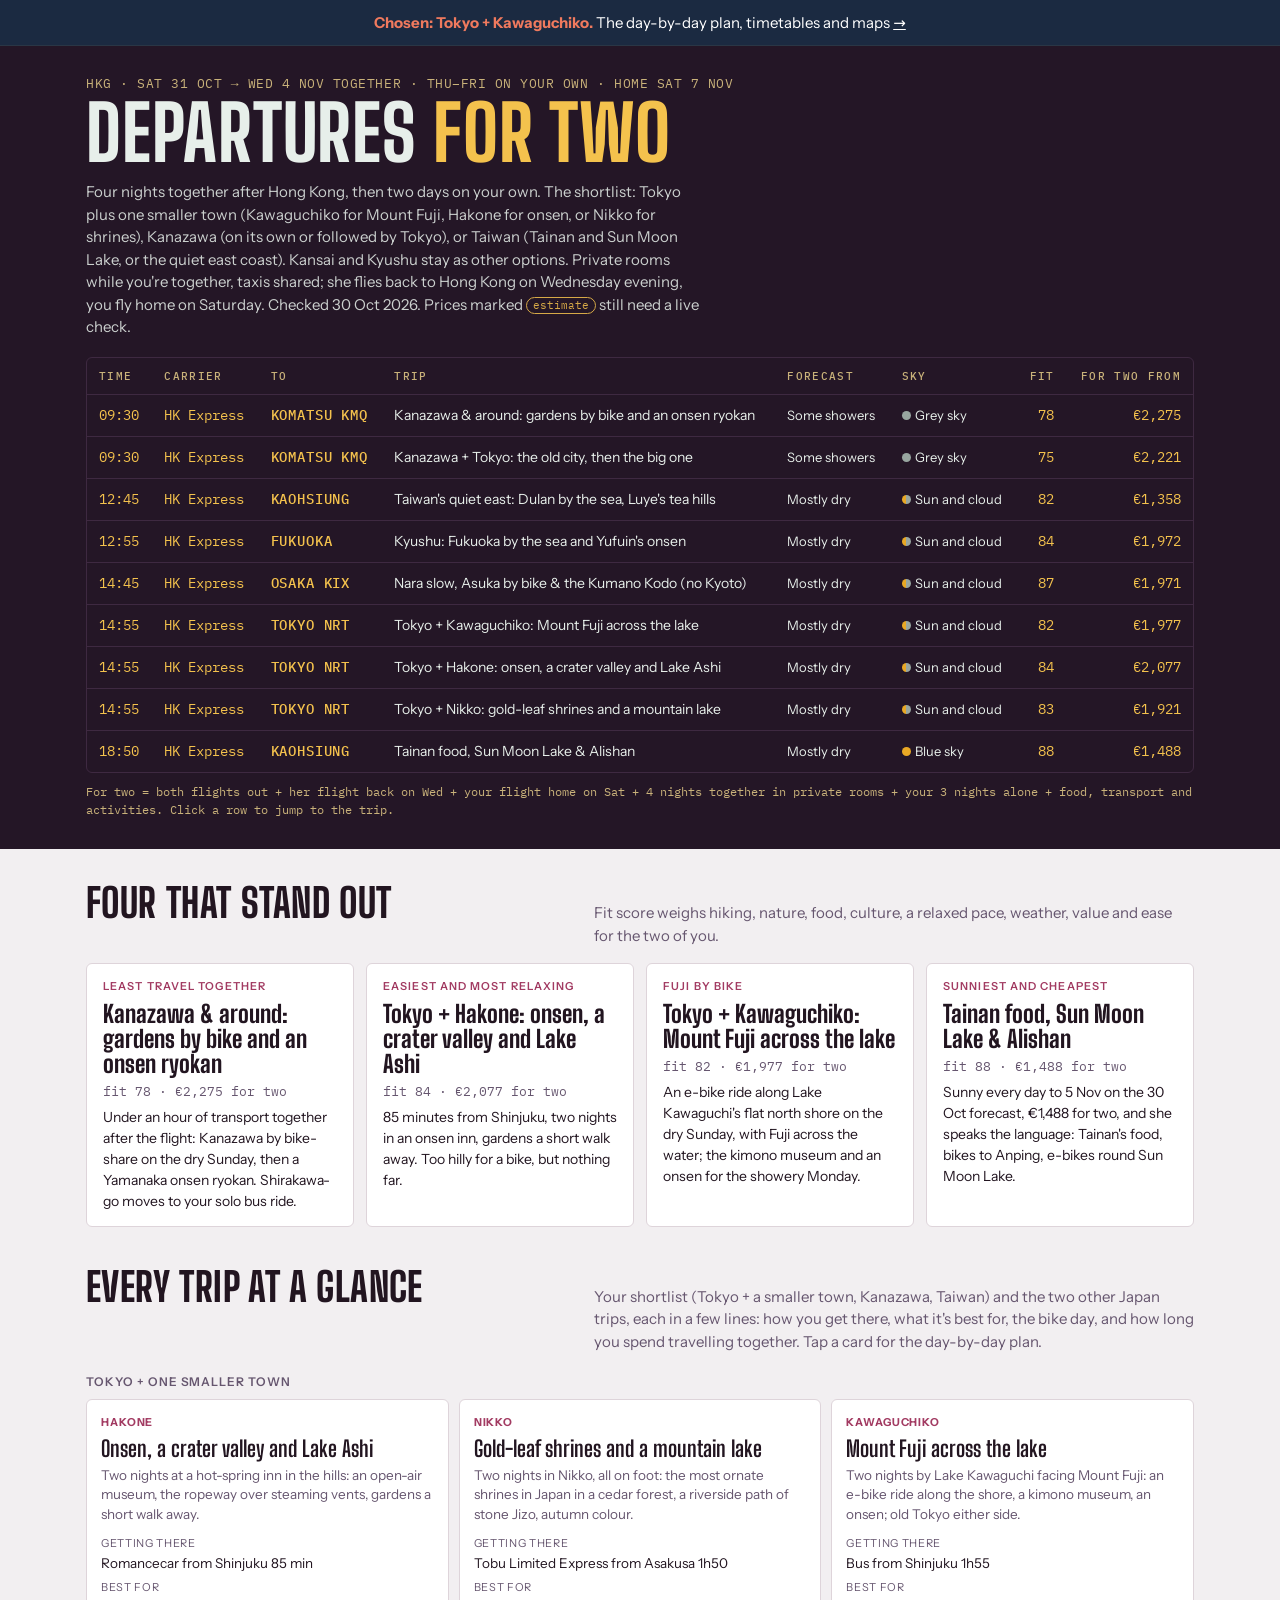
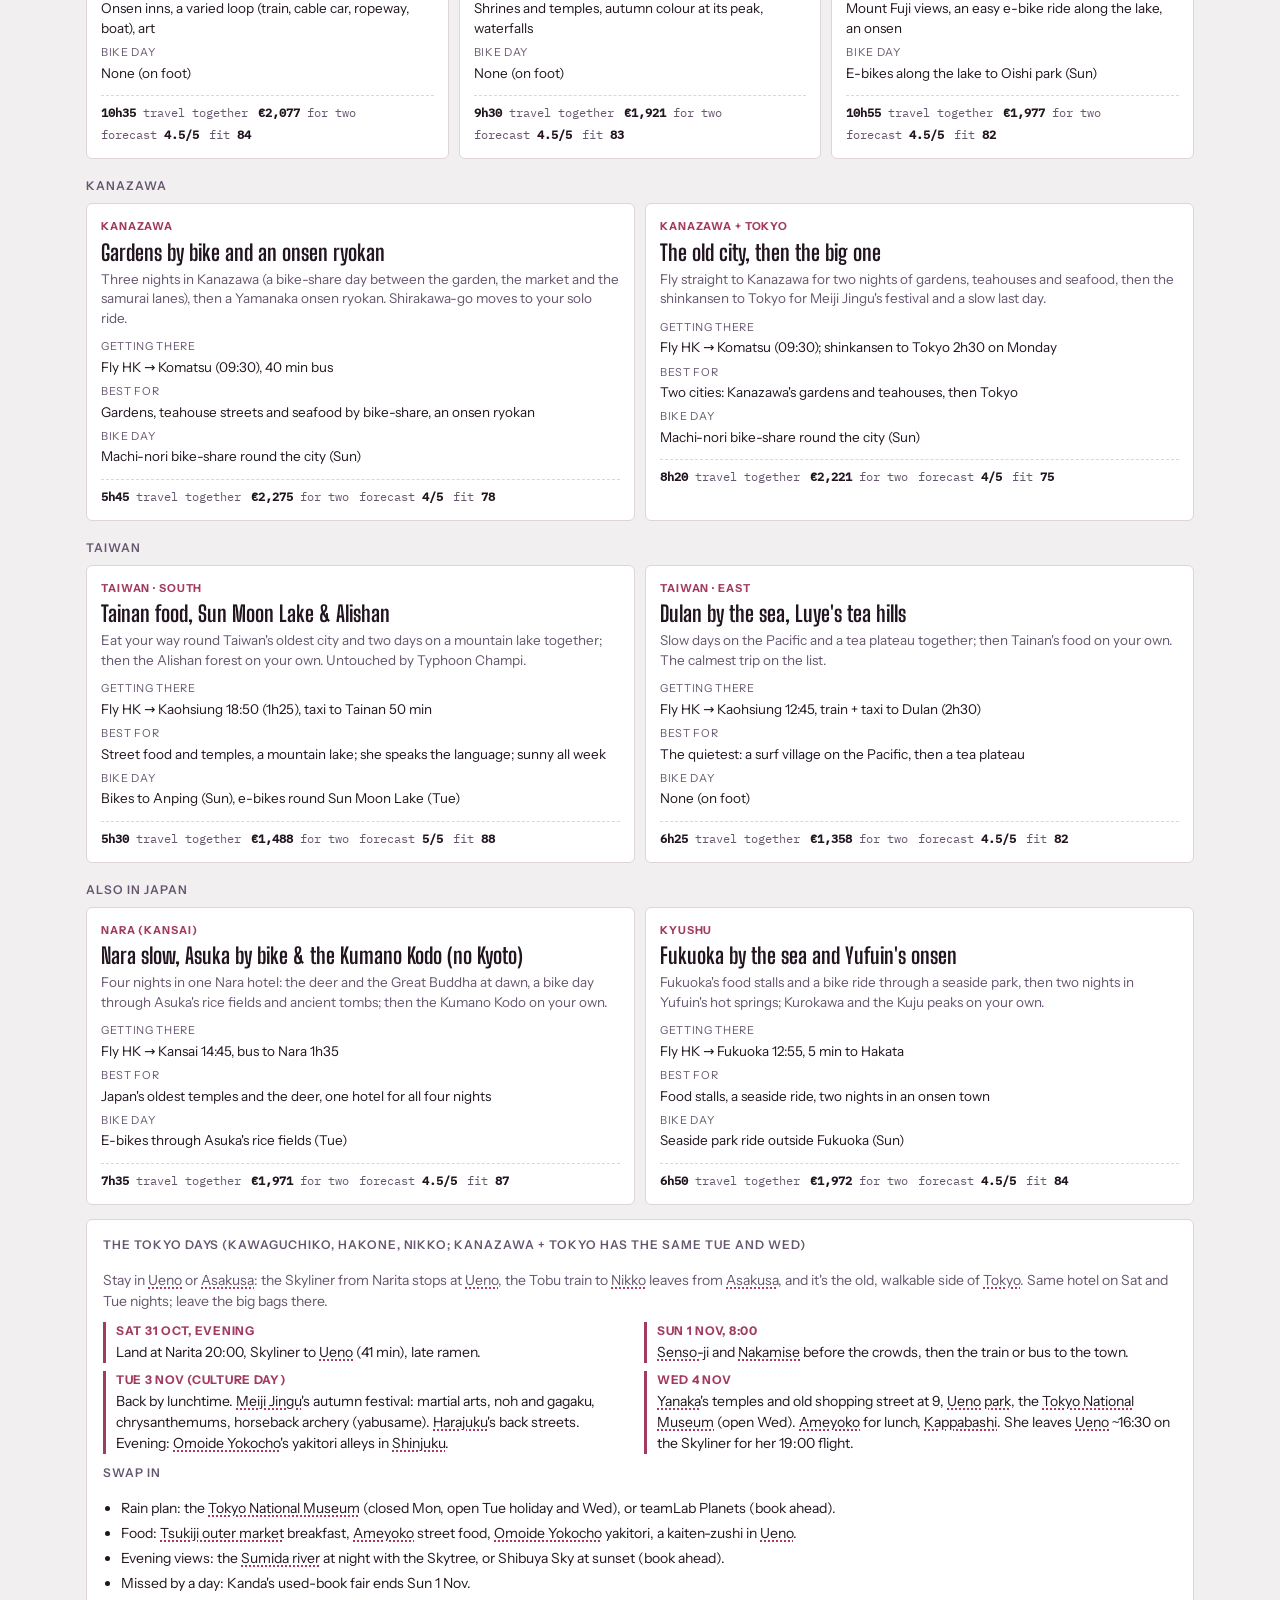
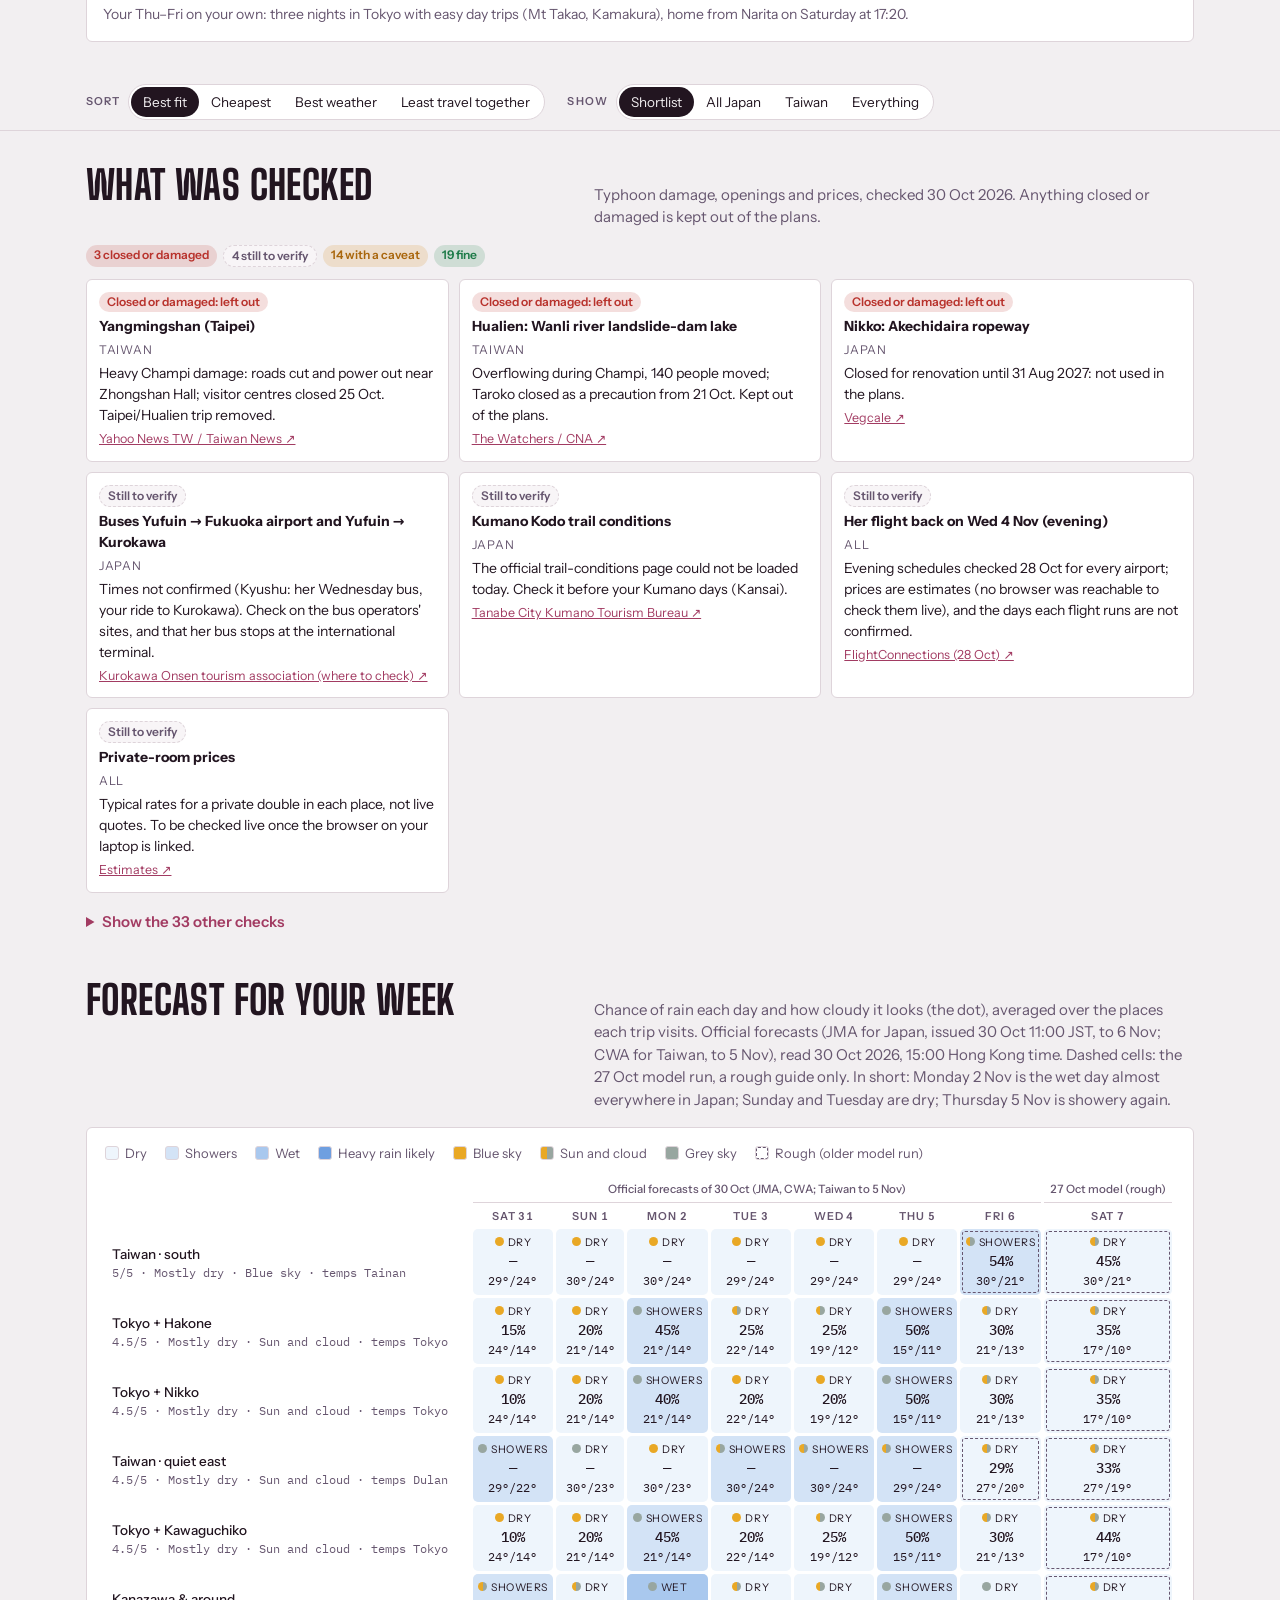
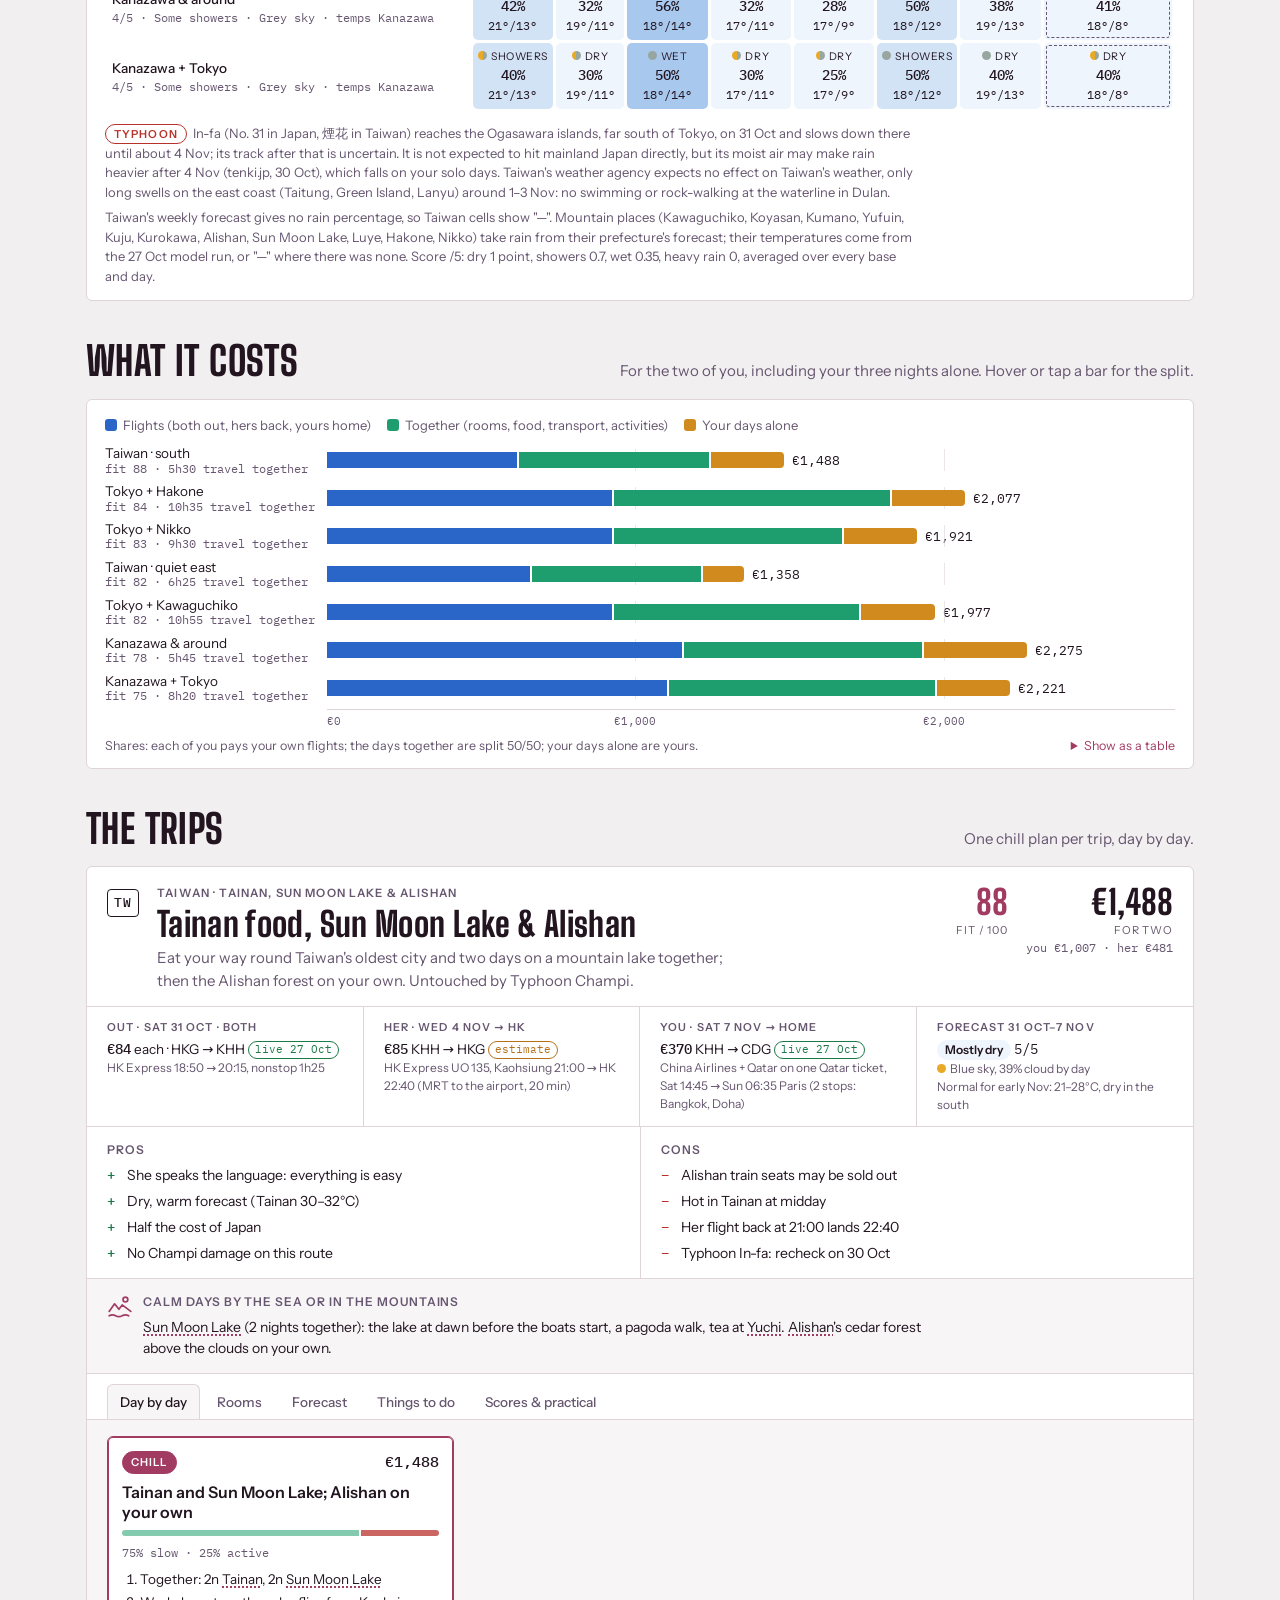
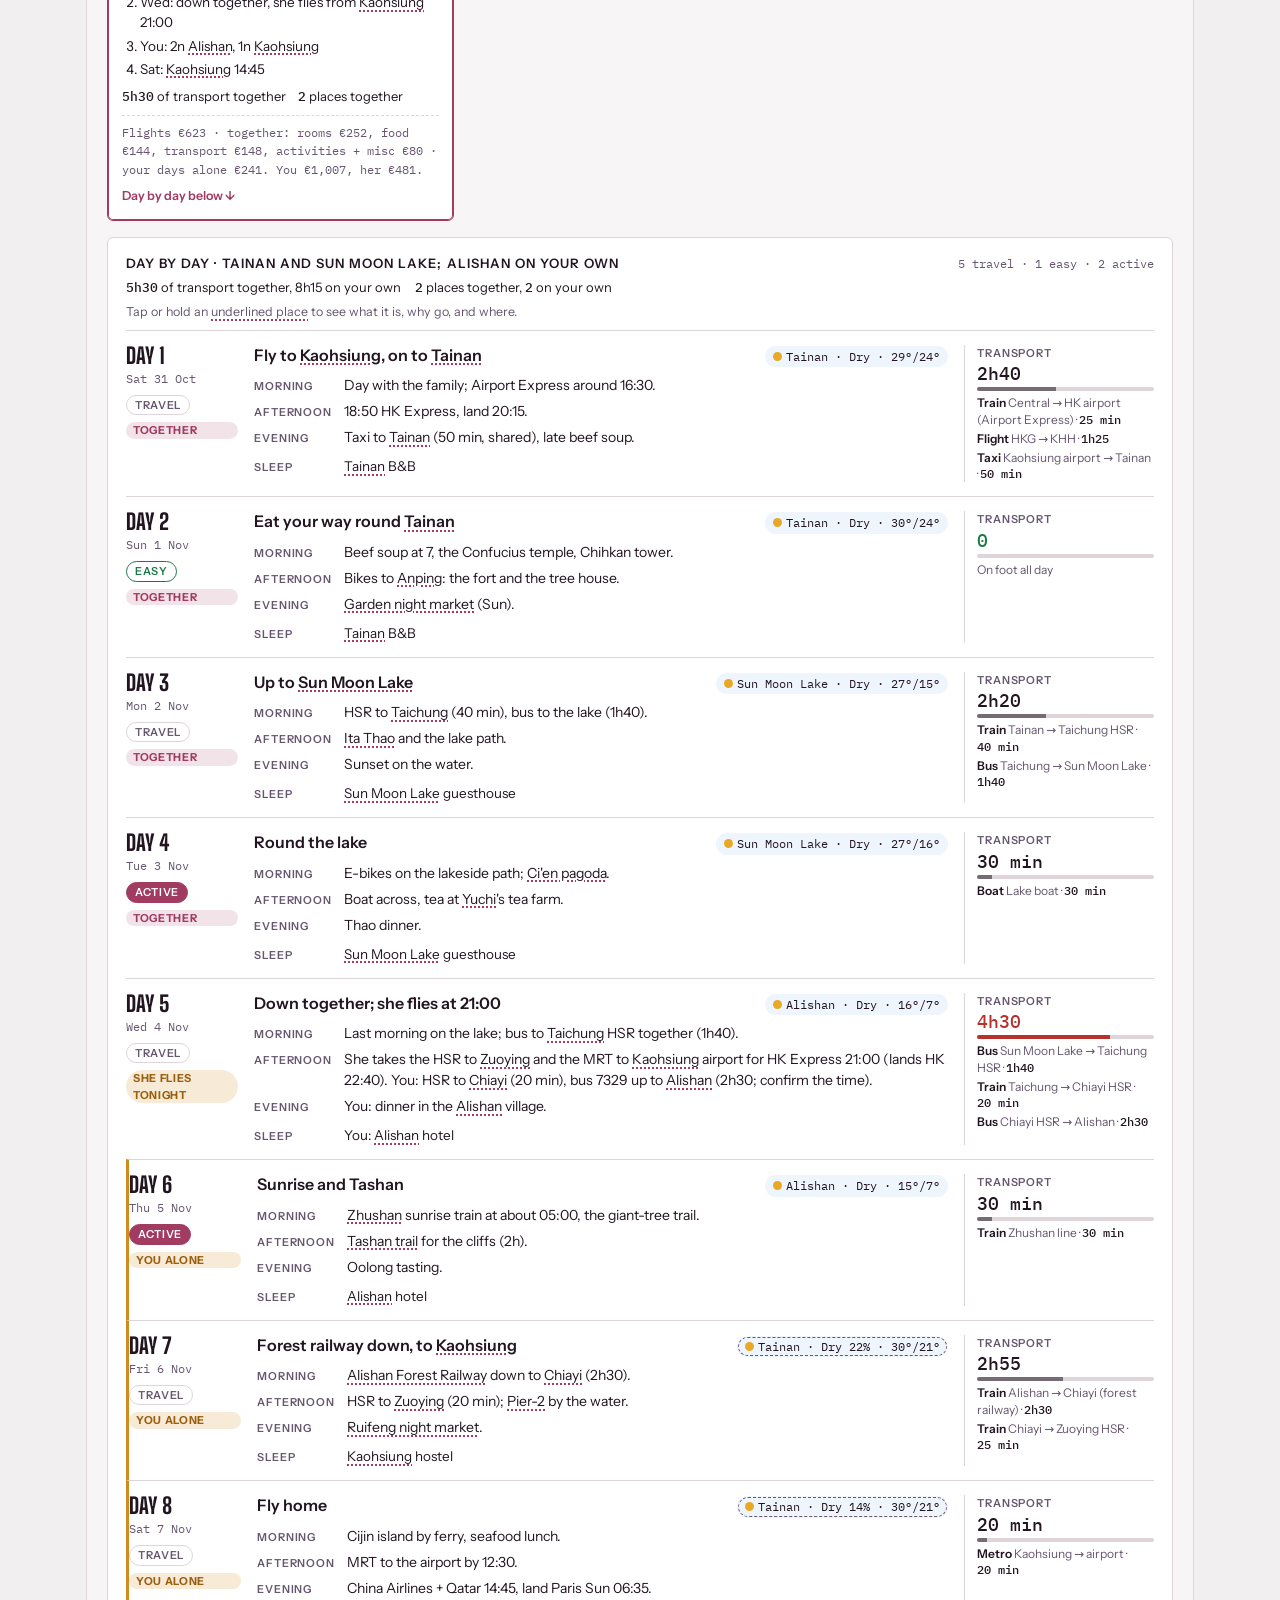
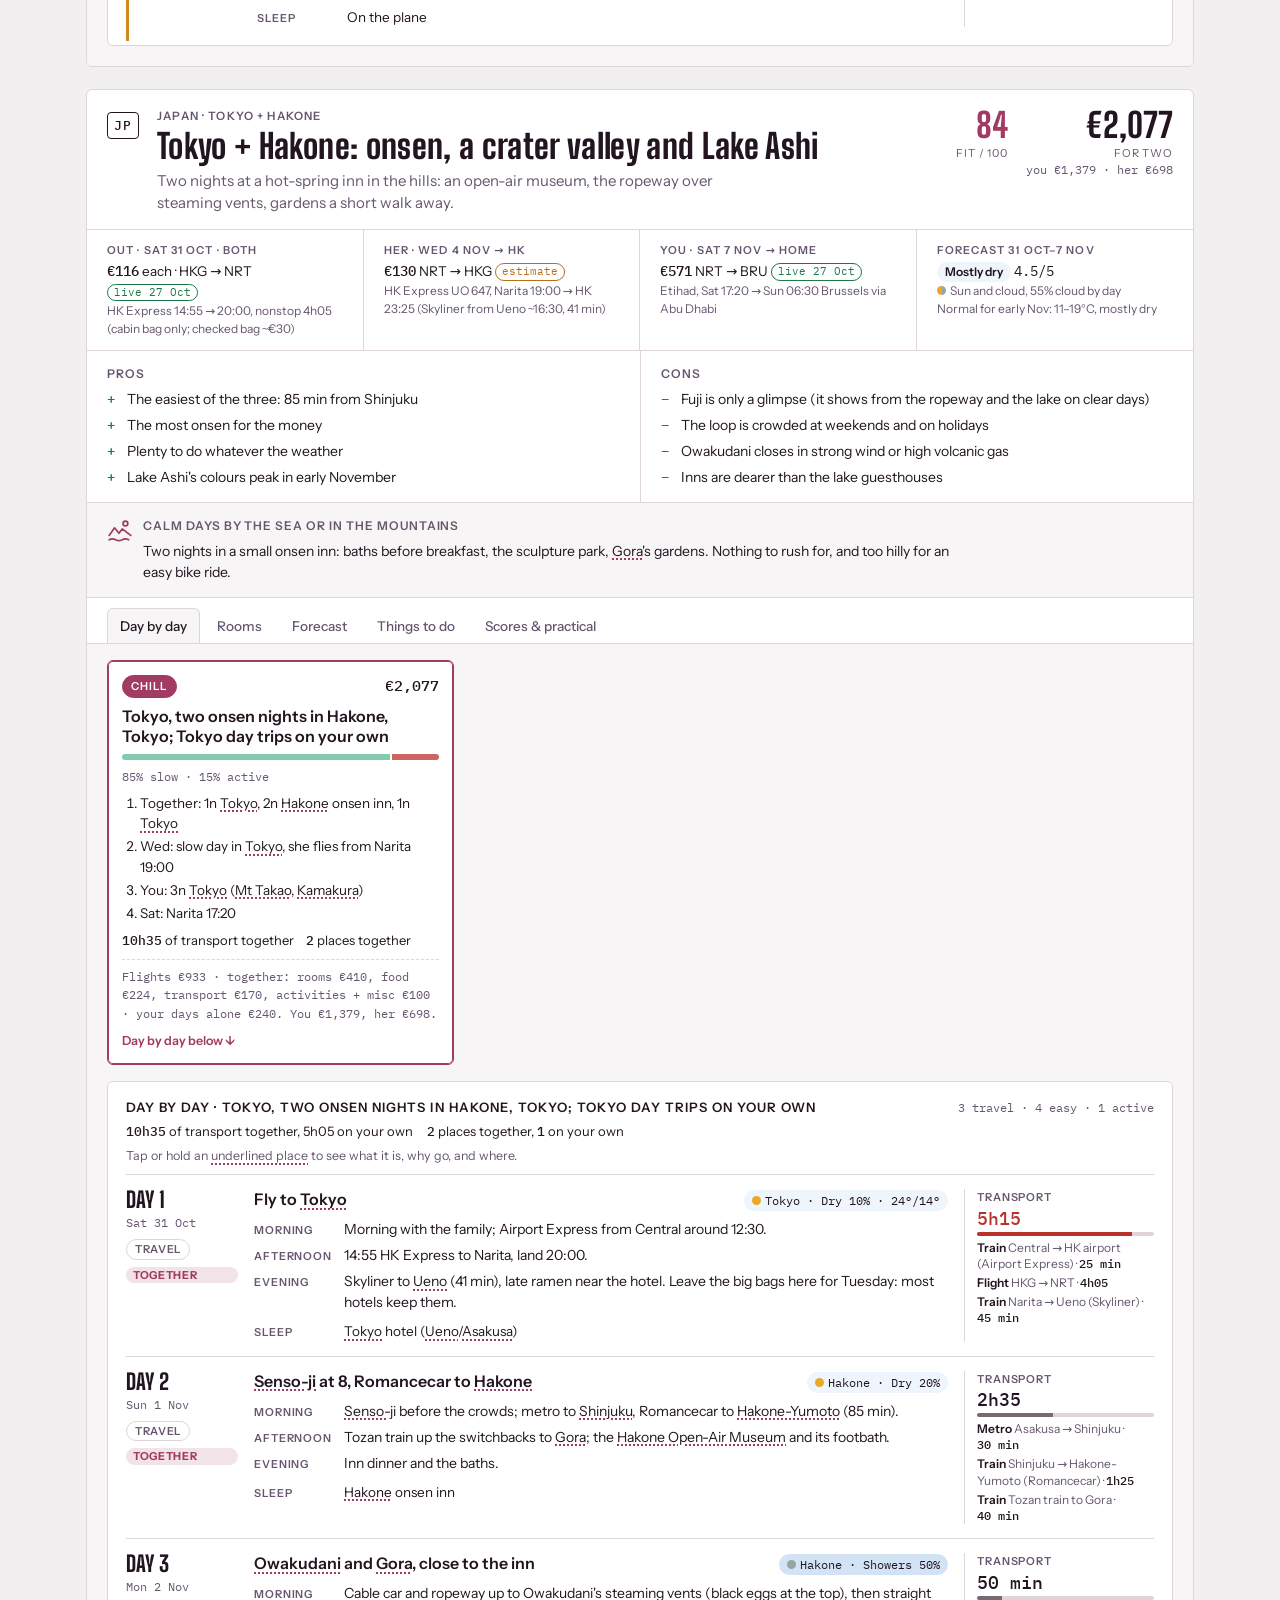
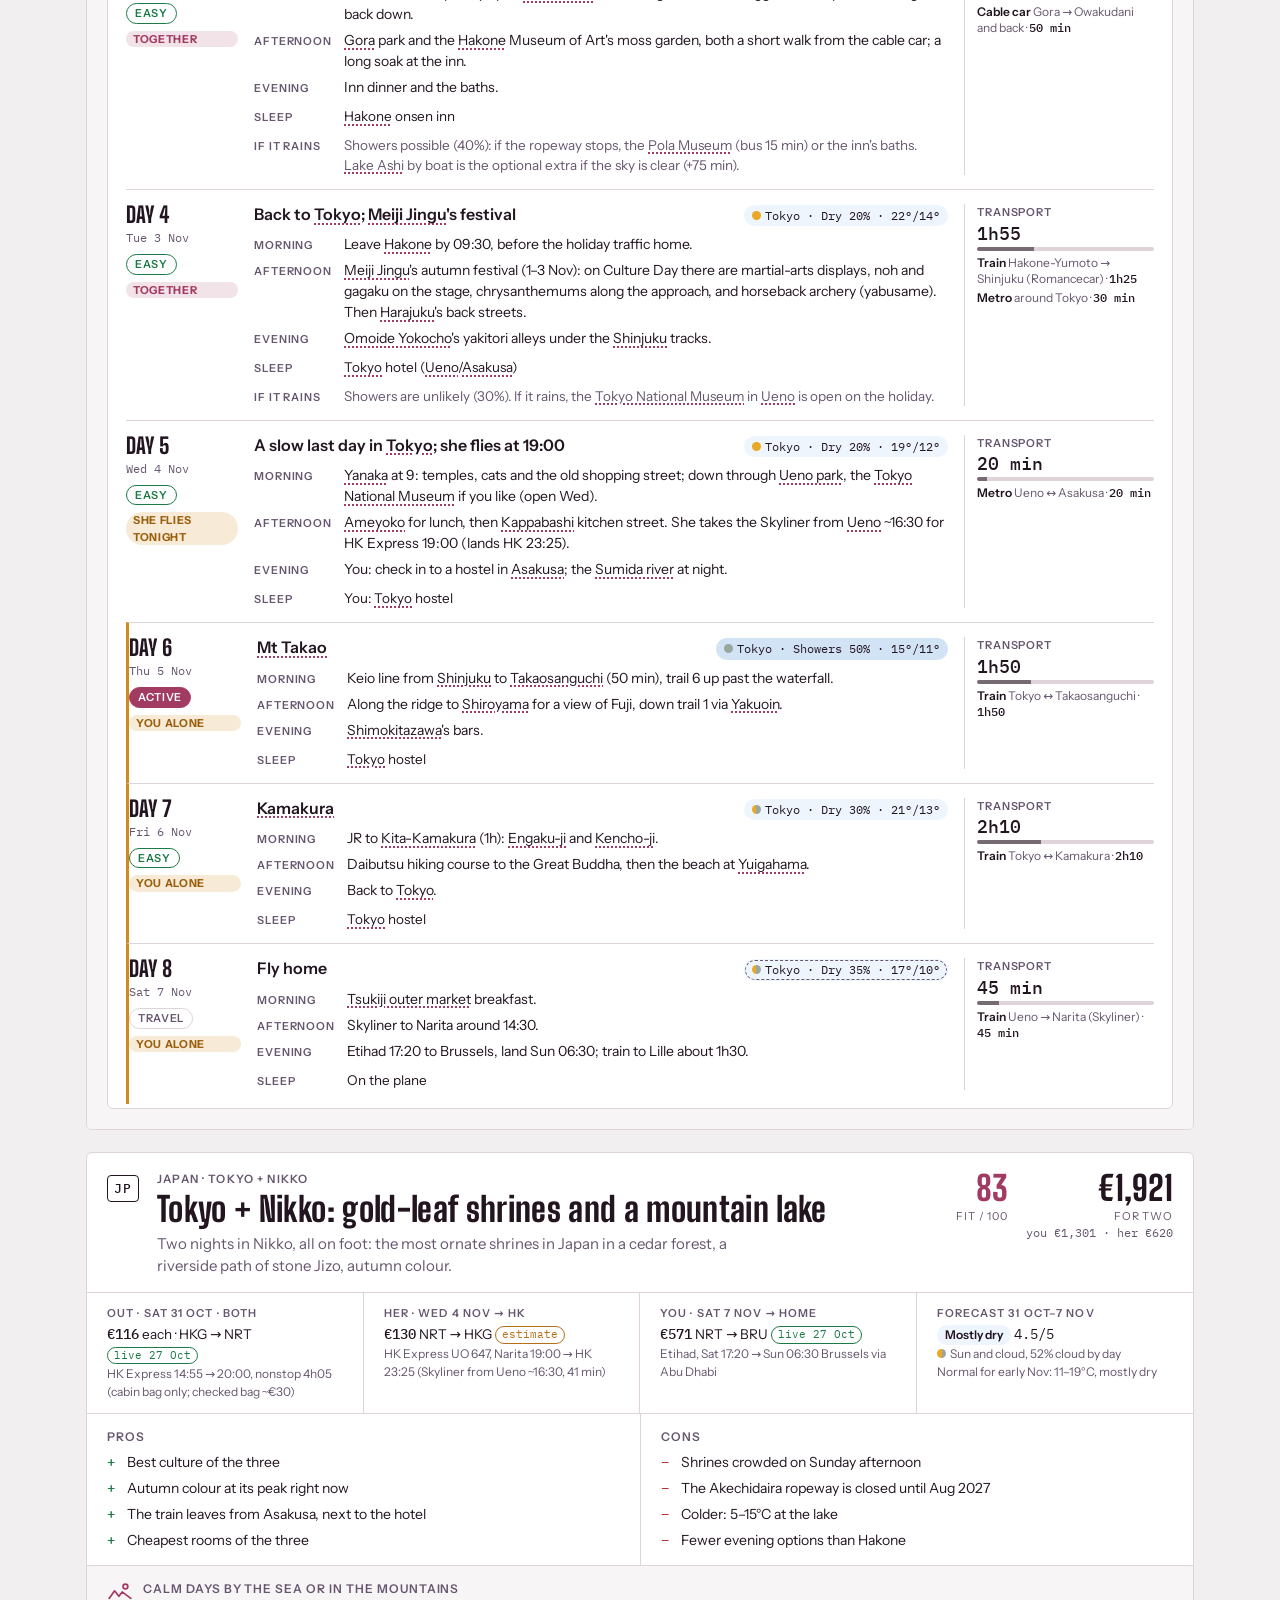
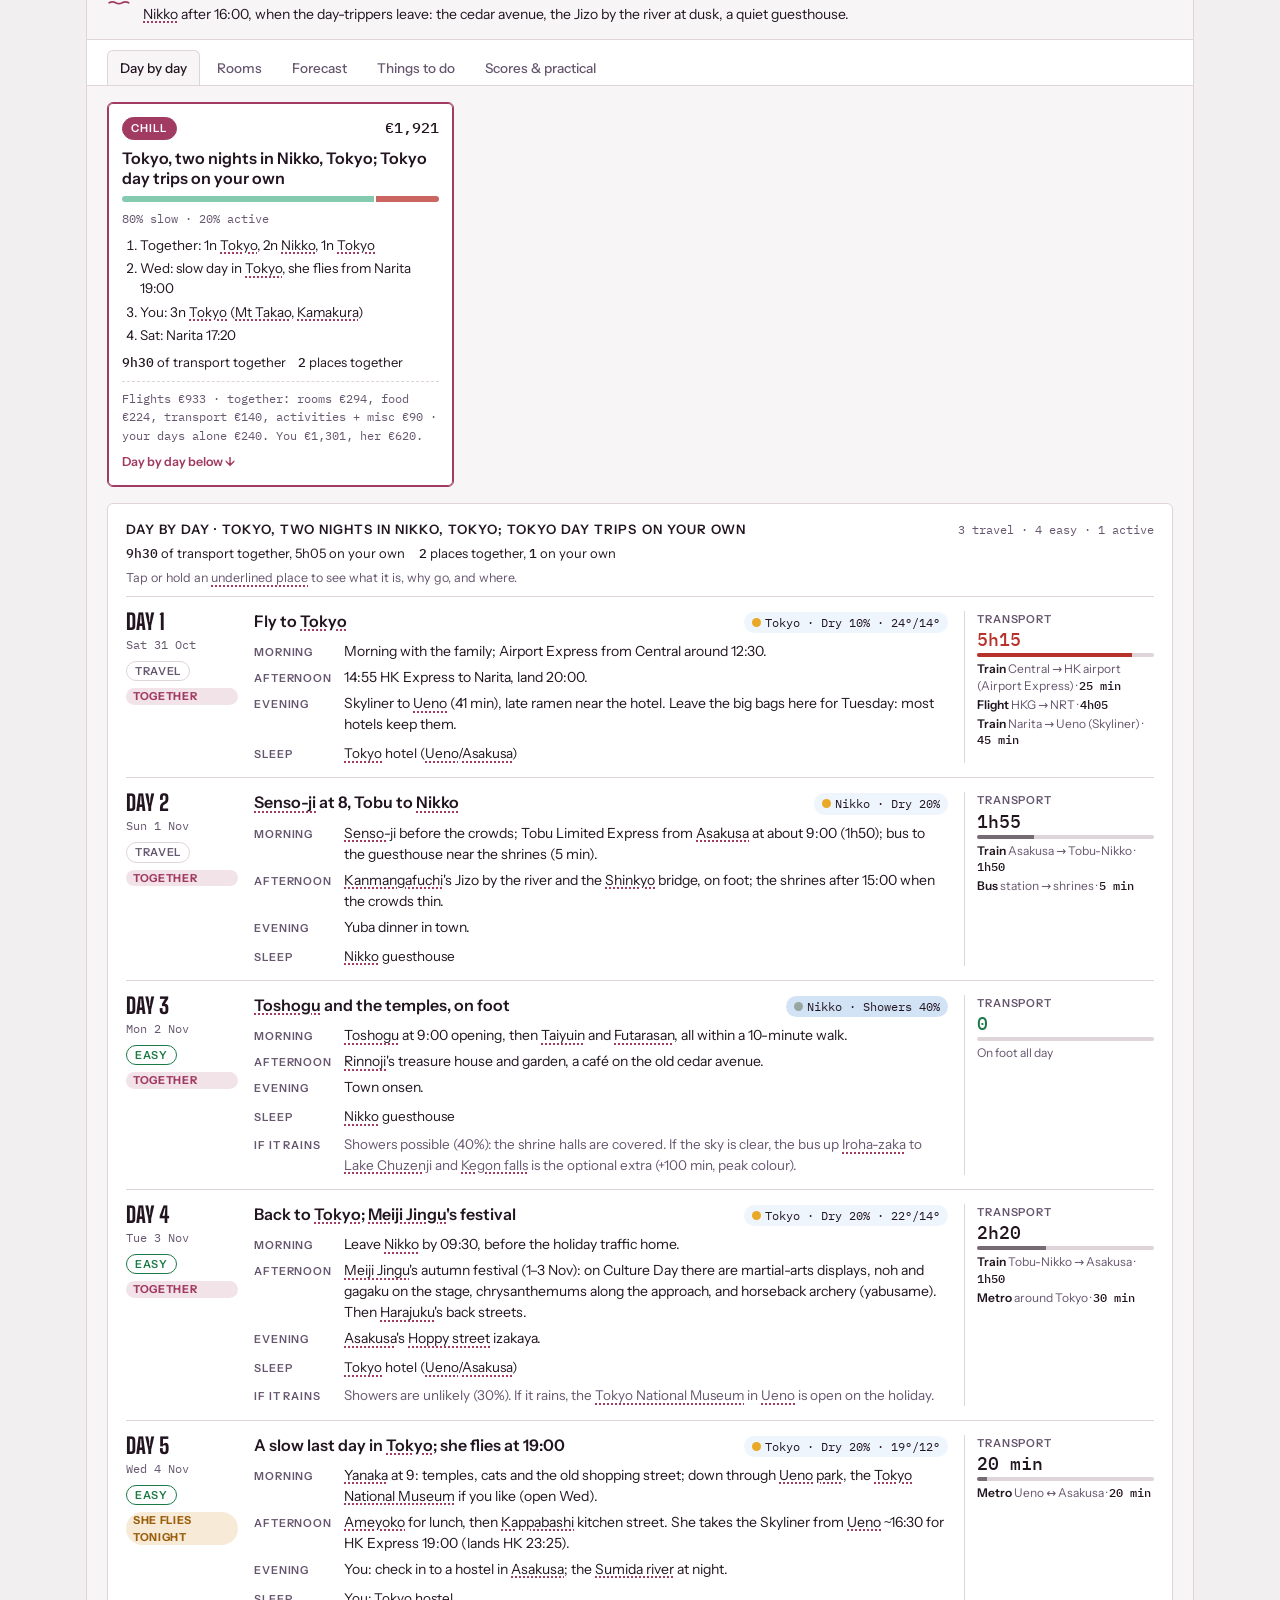
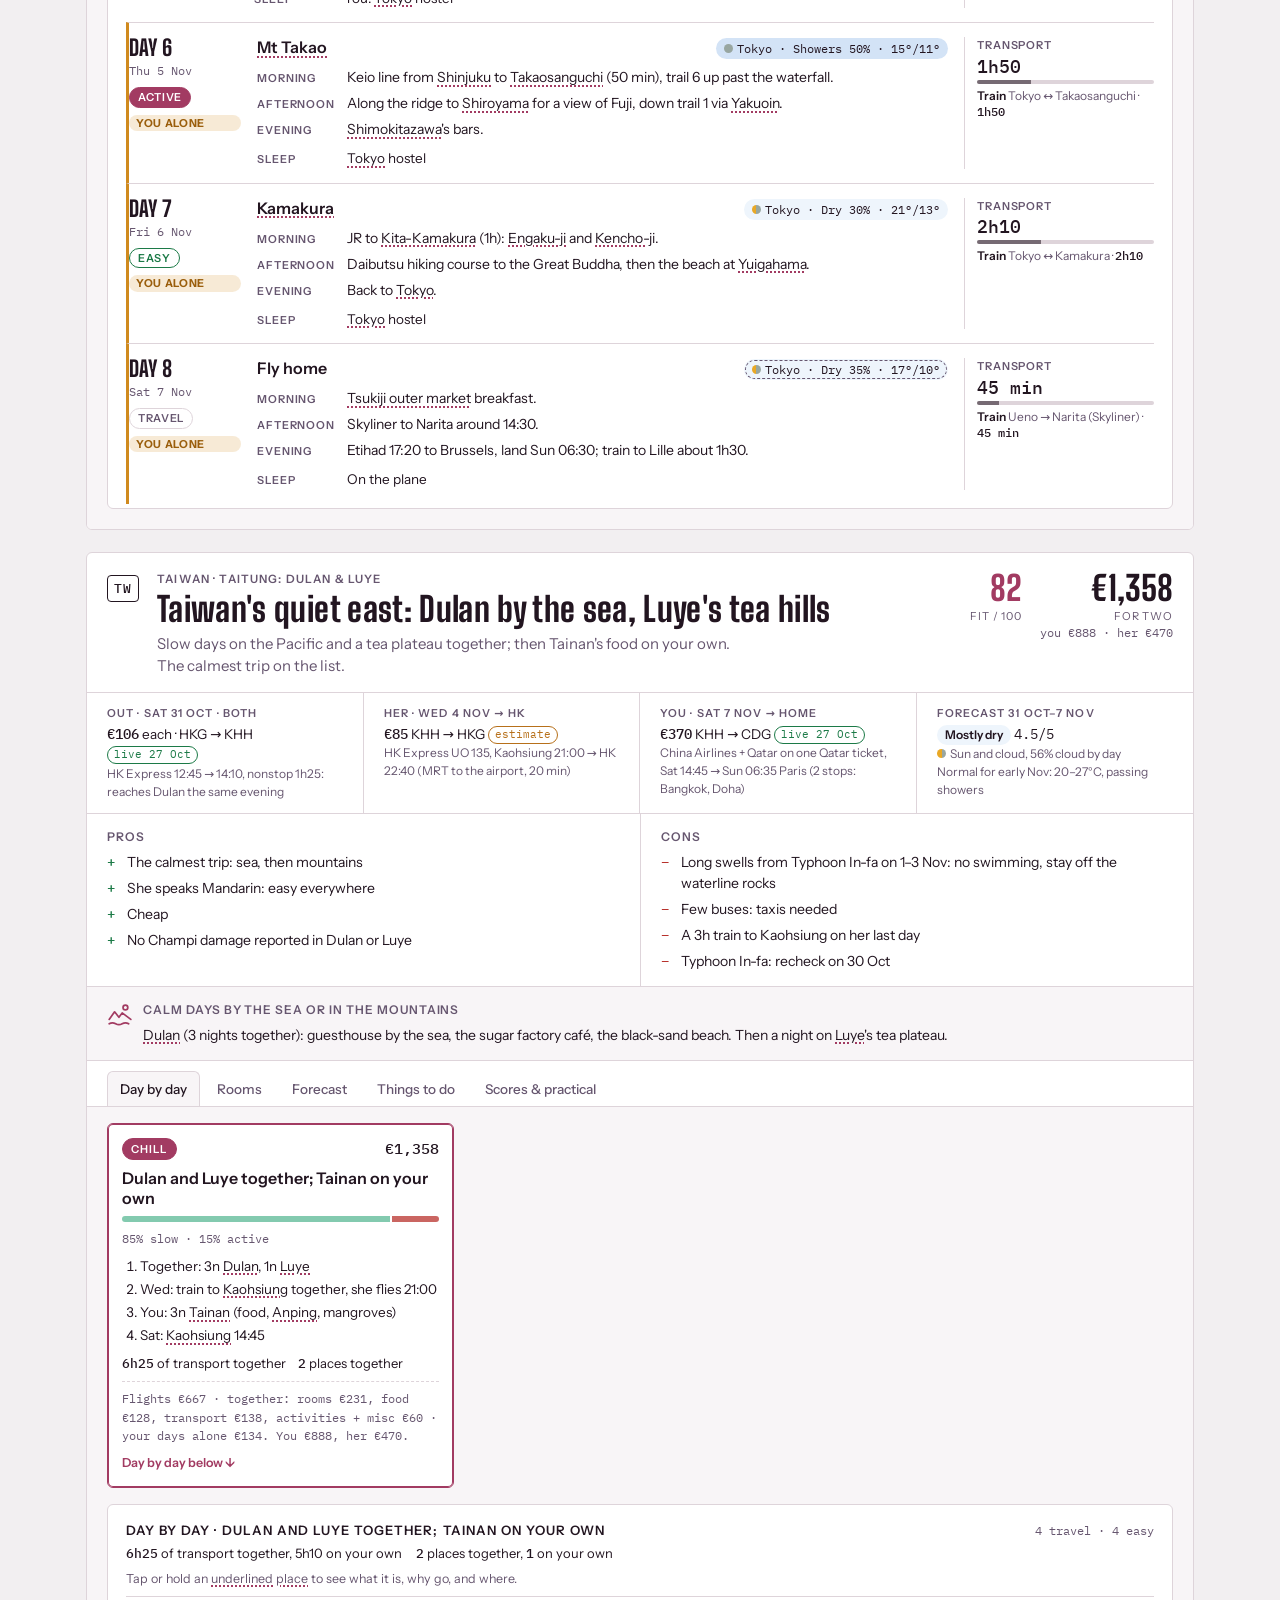
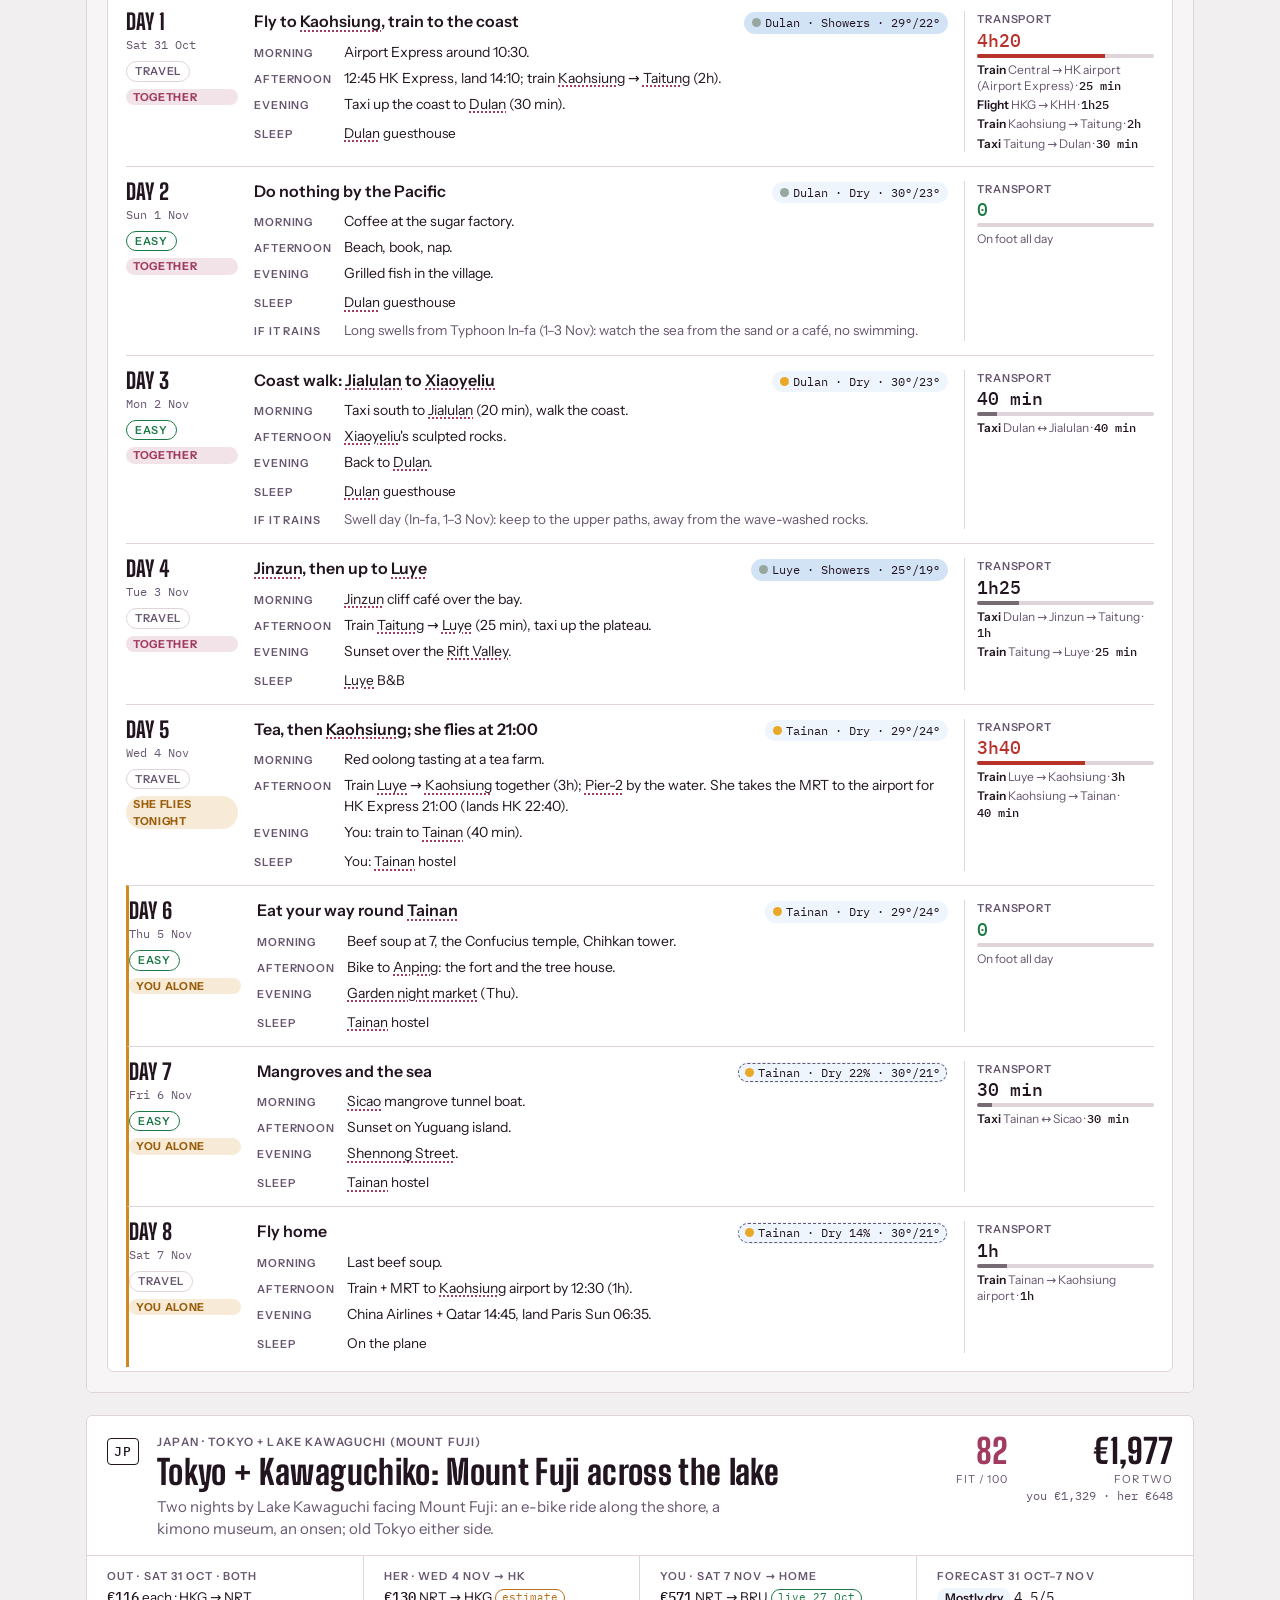
<file: duo/index.html>
<!doctype html>
<html lang="en">
<head>
<meta charset="utf-8">
<meta name="viewport" content="width=device-width, initial-scale=1, viewport-fit=cover">
<title>Week for Two</title>
<meta name="description" content="Seven ways for two to spend the week after Hong Kong (31 Oct – 6 Nov 2026): flights, private rooms, checks after Typhoon Champi, forecast and day-by-day plans. Works offline.">
<meta name="theme-color" media="(prefers-color-scheme: light)" content="#F2EFF1">
<meta name="theme-color" media="(prefers-color-scheme: dark)" content="#161016">
<meta name="apple-mobile-web-app-capable" content="yes">
<meta name="mobile-web-app-capable" content="yes">
<meta name="apple-mobile-web-app-title" content="Duo Week">
<link rel="manifest" href="manifest.webmanifest">
<link rel="icon" type="image/png" sizes="32x32" href="../icons/favicon-32.png">
<link rel="apple-touch-icon" href="../icons/apple-touch-icon.png">
<style>

@font-face{font-family:'Big Shoulders Display';font-style:normal;font-weight:700;font-display:swap;src:url(../fonts/big-shoulders-display-latin-ext-700-normal.woff2) format('woff2');unicode-range:U+0100-02BA,U+02BD-02C5,U+02C7-02CC,U+02CE-02D7,U+02DD-02FF,U+0304,U+0308,U+0329,U+1D00-1DBF,U+1E00-1E9F,U+1EF2-1EFF,U+2020,U+20A0-20AB,U+20AD-20C0,U+2113,U+2C60-2C7F,U+A720-A7FF;}
@font-face{font-family:'Big Shoulders Display';font-style:normal;font-weight:700;font-display:swap;src:url(../fonts/big-shoulders-display-latin-700-normal.woff2) format('woff2');unicode-range:U+0000-00FF,U+0131,U+0152-0153,U+02BB-02BC,U+02C6,U+02DA,U+02DC,U+0304,U+0308,U+0329,U+2000-206F,U+20AC,U+2122,U+2191,U+2193,U+2212,U+2215,U+FEFF,U+FFFD;}
@font-face{font-family:'Big Shoulders Display';font-style:normal;font-weight:800;font-display:swap;src:url(../fonts/big-shoulders-display-latin-ext-800-normal.woff2) format('woff2');unicode-range:U+0100-02BA,U+02BD-02C5,U+02C7-02CC,U+02CE-02D7,U+02DD-02FF,U+0304,U+0308,U+0329,U+1D00-1DBF,U+1E00-1E9F,U+1EF2-1EFF,U+2020,U+20A0-20AB,U+20AD-20C0,U+2113,U+2C60-2C7F,U+A720-A7FF;}
@font-face{font-family:'Big Shoulders Display';font-style:normal;font-weight:800;font-display:swap;src:url(../fonts/big-shoulders-display-latin-800-normal.woff2) format('woff2');unicode-range:U+0000-00FF,U+0131,U+0152-0153,U+02BB-02BC,U+02C6,U+02DA,U+02DC,U+0304,U+0308,U+0329,U+2000-206F,U+20AC,U+2122,U+2191,U+2193,U+2212,U+2215,U+FEFF,U+FFFD;}
@font-face{font-family:'Instrument Sans';font-style:normal;font-weight:400;font-display:swap;src:url(../fonts/instrument-sans-latin-ext-400-normal.woff2) format('woff2');unicode-range:U+0100-02BA,U+02BD-02C5,U+02C7-02CC,U+02CE-02D7,U+02DD-02FF,U+0304,U+0308,U+0329,U+1D00-1DBF,U+1E00-1E9F,U+1EF2-1EFF,U+2020,U+20A0-20AB,U+20AD-20C0,U+2113,U+2C60-2C7F,U+A720-A7FF;}
@font-face{font-family:'Instrument Sans';font-style:normal;font-weight:400;font-display:swap;src:url(../fonts/instrument-sans-latin-400-normal.woff2) format('woff2');unicode-range:U+0000-00FF,U+0131,U+0152-0153,U+02BB-02BC,U+02C6,U+02DA,U+02DC,U+0304,U+0308,U+0329,U+2000-206F,U+20AC,U+2122,U+2191,U+2193,U+2212,U+2215,U+FEFF,U+FFFD;}
@font-face{font-family:'Instrument Sans';font-style:normal;font-weight:500;font-display:swap;src:url(../fonts/instrument-sans-latin-ext-500-normal.woff2) format('woff2');unicode-range:U+0100-02BA,U+02BD-02C5,U+02C7-02CC,U+02CE-02D7,U+02DD-02FF,U+0304,U+0308,U+0329,U+1D00-1DBF,U+1E00-1E9F,U+1EF2-1EFF,U+2020,U+20A0-20AB,U+20AD-20C0,U+2113,U+2C60-2C7F,U+A720-A7FF;}
@font-face{font-family:'Instrument Sans';font-style:normal;font-weight:500;font-display:swap;src:url(../fonts/instrument-sans-latin-500-normal.woff2) format('woff2');unicode-range:U+0000-00FF,U+0131,U+0152-0153,U+02BB-02BC,U+02C6,U+02DA,U+02DC,U+0304,U+0308,U+0329,U+2000-206F,U+20AC,U+2122,U+2191,U+2193,U+2212,U+2215,U+FEFF,U+FFFD;}
@font-face{font-family:'Instrument Sans';font-style:normal;font-weight:600;font-display:swap;src:url(../fonts/instrument-sans-latin-ext-600-normal.woff2) format('woff2');unicode-range:U+0100-02BA,U+02BD-02C5,U+02C7-02CC,U+02CE-02D7,U+02DD-02FF,U+0304,U+0308,U+0329,U+1D00-1DBF,U+1E00-1E9F,U+1EF2-1EFF,U+2020,U+20A0-20AB,U+20AD-20C0,U+2113,U+2C60-2C7F,U+A720-A7FF;}
@font-face{font-family:'Instrument Sans';font-style:normal;font-weight:600;font-display:swap;src:url(../fonts/instrument-sans-latin-600-normal.woff2) format('woff2');unicode-range:U+0000-00FF,U+0131,U+0152-0153,U+02BB-02BC,U+02C6,U+02DA,U+02DC,U+0304,U+0308,U+0329,U+2000-206F,U+20AC,U+2122,U+2191,U+2193,U+2212,U+2215,U+FEFF,U+FFFD;}
@font-face{font-family:'Instrument Sans';font-style:normal;font-weight:700;font-display:swap;src:url(../fonts/instrument-sans-latin-ext-700-normal.woff2) format('woff2');unicode-range:U+0100-02BA,U+02BD-02C5,U+02C7-02CC,U+02CE-02D7,U+02DD-02FF,U+0304,U+0308,U+0329,U+1D00-1DBF,U+1E00-1E9F,U+1EF2-1EFF,U+2020,U+20A0-20AB,U+20AD-20C0,U+2113,U+2C60-2C7F,U+A720-A7FF;}
@font-face{font-family:'Instrument Sans';font-style:normal;font-weight:700;font-display:swap;src:url(../fonts/instrument-sans-latin-700-normal.woff2) format('woff2');unicode-range:U+0000-00FF,U+0131,U+0152-0153,U+02BB-02BC,U+02C6,U+02DA,U+02DC,U+0304,U+0308,U+0329,U+2000-206F,U+20AC,U+2122,U+2191,U+2193,U+2212,U+2215,U+FEFF,U+FFFD;}
@font-face{font-family:'IBM Plex Mono';font-style:normal;font-weight:400;font-display:swap;src:url(../fonts/ibm-plex-mono-latin-ext-400-normal.woff2) format('woff2');unicode-range:U+0100-02BA,U+02BD-02C5,U+02C7-02CC,U+02CE-02D7,U+02DD-02FF,U+0304,U+0308,U+0329,U+1D00-1DBF,U+1E00-1E9F,U+1EF2-1EFF,U+2020,U+20A0-20AB,U+20AD-20C0,U+2113,U+2C60-2C7F,U+A720-A7FF;}
@font-face{font-family:'IBM Plex Mono';font-style:normal;font-weight:400;font-display:swap;src:url(../fonts/ibm-plex-mono-latin-400-normal.woff2) format('woff2');unicode-range:U+0000-00FF,U+0131,U+0152-0153,U+02BB-02BC,U+02C6,U+02DA,U+02DC,U+0304,U+0308,U+0329,U+2000-206F,U+20AC,U+2122,U+2191,U+2193,U+2212,U+2215,U+FEFF,U+FFFD;}
@font-face{font-family:'IBM Plex Mono';font-style:normal;font-weight:500;font-display:swap;src:url(../fonts/ibm-plex-mono-latin-ext-500-normal.woff2) format('woff2');unicode-range:U+0100-02BA,U+02BD-02C5,U+02C7-02CC,U+02CE-02D7,U+02DD-02FF,U+0304,U+0308,U+0329,U+1D00-1DBF,U+1E00-1E9F,U+1EF2-1EFF,U+2020,U+20A0-20AB,U+20AD-20C0,U+2113,U+2C60-2C7F,U+A720-A7FF;}
@font-face{font-family:'IBM Plex Mono';font-style:normal;font-weight:500;font-display:swap;src:url(../fonts/ibm-plex-mono-latin-500-normal.woff2) format('woff2');unicode-range:U+0000-00FF,U+0131,U+0152-0153,U+02BB-02BC,U+02C6,U+02DA,U+02DC,U+0304,U+0308,U+0329,U+2000-206F,U+20AC,U+2122,U+2191,U+2193,U+2212,U+2215,U+FEFF,U+FFFD;}


/* Layout: an airport departures board opens the page; below it a compare strip (cost bars) and one dossier per trip, each with three ways to spend the week. */
:root {
  --bg: #F2EFF1; --surface: #FFFFFF; --ink: #221520; --muted: #66566F; --line: #DED4DA; --soft: #F8F5F7;
  --accent: #A23B62; --accent-ink: #FFFFFF; --signal: #B8322C; --good: #1C7A47;
  --sun: #E9A825; --cloud: #98A6A0;
  --board: #241626; --board-line: #3E2941; --flap: #F4C24D; --flap-dim: #C9B27A; --board-ink: #E7EFEA;
  --s-flight: #2A66C8; --s-ground: #1E9E6E; --s-solo: #D08A1E;
  --wx-dry: #EEF5FC; --wx-show: #D3E3F6; --wx-wet: #A9C8EE; --wx-heavy: #6F9FE0;
  --f-display: "Big Shoulders Display", "Arial Narrow", "Roboto Condensed", sans-serif;
  --f-body: "Instrument Sans", "Segoe UI", system-ui, sans-serif;
  --f-mono: "IBM Plex Mono", ui-monospace, "SFMono-Regular", Menlo, monospace;
  --r: 6px;
}
@media (prefers-color-scheme: dark) { :root:not([data-theme="light"]) {
  --bg: #161016; --surface: #20171F; --ink: #F0E8EE; --muted: #B3A2B0; --line: #3A2C37; --soft: #261C25;
  --accent: #E58AAE; --accent-ink: #1A0710; --signal: #EF7A70; --good: #5CCB8E;
  --sun: #E8B04A; --cloud: #6F7E77;
  --board: #1A0F1B; --board-line: #352439; --flap: #F4C24D; --flap-dim: #B9A36A; --board-ink: #E7EFEA;
  --s-flight: #3E7FE0; --s-ground: #1F9E6D; --s-solo: #E8A848; --wx-dry: #17262C; --wx-show: #1D3650; --wx-wet: #274E80; --wx-heavy: #3566A8; color-scheme: dark; } }
:root[data-theme="dark"] {
  --bg: #161016; --surface: #20171F; --ink: #F0E8EE; --muted: #B3A2B0; --line: #3A2C37; --soft: #261C25;
  --accent: #E58AAE; --accent-ink: #1A0710; --signal: #EF7A70; --good: #5CCB8E;
  --sun: #E8B04A; --cloud: #6F7E77;
  --board: #1A0F1B; --board-line: #352439; --flap: #F4C24D; --flap-dim: #B9A36A; --board-ink: #E7EFEA;
  --s-flight: #3E7FE0; --s-ground: #1F9E6D; --s-solo: #E8A848; --wx-dry: #17262C; --wx-show: #1D3650; --wx-wet: #274E80; --wx-heavy: #3566A8; color-scheme: dark; }

* { box-sizing: border-box; }
body { background: var(--bg); color: var(--ink); font-family: var(--f-body); font-size: 15px; line-height: 1.5; }
body::before { content: ""; position: fixed; inset: 0 0 auto; height: env(safe-area-inset-top, 0px); z-index: 10; background: var(--bg); }
.wrap { max-width: 1140px; margin: 0 auto; padding-left: max(16px, env(safe-area-inset-left, 0px)); padding-right: max(16px, env(safe-area-inset-right, 0px)); }
h1, h2, h3 { font-family: var(--f-display); font-weight: 800; letter-spacing: .01em; line-height: 1.02; text-wrap: balance; margin: 0; }
h2 { font-size: clamp(28px, 4vw, 40px); text-transform: uppercase; }
h3 { font-size: clamp(26px, 3.2vw, 34px); }
h4 { font-size: 12px; text-transform: uppercase; letter-spacing: .08em; color: var(--muted); margin: 0 0 6px; font-weight: 600; }
p { margin: 0; }
a { color: var(--accent); }
.mono { font-family: var(--f-mono); }
.num { font-variant-numeric: tabular-nums; }
button { font: inherit; color: inherit; }
:focus-visible { outline: 2px solid var(--accent); outline-offset: 2px; }

/* ---------- hero / board ---------- */
.hero { background: var(--board); color: var(--board-ink); padding-block: 28px 30px; }
.hero-top { display: flex; flex-wrap: wrap; justify-content: space-between; gap: 12px 24px; align-items: end; margin-bottom: 18px; }
.hero h1 { font-size: clamp(40px, 7vw, 76px); text-transform: uppercase; color: var(--board-ink); }
.hero h1 span { color: var(--flap); }
.hero .sub { color: var(--flap-dim); font-family: var(--f-mono); font-size: 13px; letter-spacing: .04em; }
.hero .lede { max-width: 62ch; color: var(--board-ink); opacity: .86; margin-top: 10px; }
.board-wrap { overflow-x: auto; border: 1px solid var(--board-line); border-radius: var(--r); }
table.board { width: 100%; border-collapse: collapse; font-family: var(--f-mono); font-size: 14px; min-width: 760px; }
.board th { text-align: left; font-weight: 500; font-size: 11px; letter-spacing: .12em; text-transform: uppercase; color: var(--flap-dim); padding: 10px 12px; border-bottom: 1px solid var(--board-line); }
.board td { padding: 10px 12px; border-bottom: 1px solid var(--board-line); color: var(--flap); white-space: nowrap; font-variant-numeric: tabular-nums; }
.board tr:last-child td { border-bottom: 0; }
.board td.dest { font-weight: 500; letter-spacing: .06em; }
.board td.tripcol { color: var(--board-ink); font-family: var(--f-body); white-space: normal; min-width: 220px; }
.board td.right, .board th.right { text-align: right; }
.board tbody tr { cursor: pointer; }
.board tbody tr:hover td, .board tbody tr:focus-within td { background: var(--board-line); }
.board a { color: inherit; text-decoration: none; }
.board .rail { color: var(--board-ink); border: 1px solid var(--flap-dim); border-radius: 3px; padding: 0 5px; font-size: 11px; margin-left: 6px; }
.board-note { color: var(--flap-dim); font-family: var(--f-mono); font-size: 12px; margin-top: 10px; }

/* ---------- sections ---------- */
section { padding-block: 34px 6px; }
.sec-head { display: flex; flex-wrap: wrap; gap: 8px 20px; align-items: baseline; justify-content: space-between; margin-bottom: 16px; }
.sec-head p { color: var(--muted); max-width: 60ch; }

.picks { display: grid; grid-template-columns: repeat(auto-fit, minmax(240px, 1fr)); gap: 12px; }
.pick { background: var(--surface); border: 1px solid var(--line); border-radius: var(--r); padding: 14px 16px; display: grid; gap: 6px; align-content: start; text-decoration: none; color: inherit; }
.pick:hover { border-color: var(--accent); }
.pick .why { font-size: 11px; letter-spacing: .1em; text-transform: uppercase; color: var(--accent); font-weight: 600; }
.pick strong { font-family: var(--f-display); font-size: 24px; line-height: 1.05; font-weight: 800; }
.pick span.meta { font-family: var(--f-mono); font-size: 12.5px; color: var(--muted); }
.pick p { font-size: 14px; }

/* ---------- controls ---------- */
.controls { position: sticky; top: env(safe-area-inset-top, 0px); z-index: 5; background: var(--bg); border-bottom: 1px solid var(--line); padding-block: 10px; margin-top: 26px; }
.controls .wrap { display: flex; flex-wrap: wrap; gap: 10px 22px; align-items: center; }
.ctl { display: flex; align-items: center; gap: 8px; flex-wrap: wrap; }
.ctl > span { font-size: 11px; text-transform: uppercase; letter-spacing: .1em; color: var(--muted); font-weight: 600; }
.seg { display: inline-flex; border: 1px solid var(--line); border-radius: 999px; background: var(--surface); padding: 2px; flex-wrap: wrap; }
.seg button { border: 0; background: transparent; padding: 5px 12px; border-radius: 999px; cursor: pointer; font-size: 13.5px; }
.seg button[aria-pressed="true"] { background: var(--ink); color: var(--bg); }

/* ---------- chart ---------- */
.chart-card { background: var(--surface); border: 1px solid var(--line); border-radius: var(--r); padding: 16px 18px 12px; position: relative; }
.legend { display: flex; gap: 16px; flex-wrap: wrap; font-size: 13px; color: var(--muted); margin-bottom: 10px; }
.legend i { display: inline-block; width: 12px; height: 12px; border-radius: 3px; vertical-align: -1px; margin-right: 6px; }
.rows { display: grid; gap: 8px; }
.row { display: grid; grid-template-columns: minmax(130px, 210px) 1fr; gap: 12px; align-items: center; cursor: default; border-radius: 4px; }
.row:hover .lbl, .row:focus .lbl { color: var(--accent); }
.row .lbl { font-size: 13.5px; line-height: 1.2; min-width: 0; }
.row .lbl small { display: block; color: var(--muted); font-size: 11.5px; font-family: var(--f-mono); }
.track { position: relative; height: 22px; display: flex; align-items: center; }
.bar { display: flex; gap: 2px; height: 16px; position: relative; z-index: 1; }
.bar b { display: block; height: 100%; }
.bar b.f { background: var(--s-flight); border-radius: 0; }
.bar b.g { background: var(--s-ground); border-radius: 0 4px 4px 0; }
.track .val { font-family: var(--f-mono); font-size: 12.5px; margin-left: 8px; color: var(--ink); font-variant-numeric: tabular-nums; white-space: nowrap; }
.axis { display: grid; grid-template-columns: minmax(130px, 210px) 1fr; gap: 12px; margin-top: 6px; }
.ticks { position: relative; height: 18px; border-top: 1px solid var(--line); }
.ticks span { position: absolute; top: 3px; transform: translateX(-50%); font-family: var(--f-mono); font-size: 11px; color: var(--muted); }
.ticks span:first-child { transform: none; }
.gridlines { position: absolute; inset: 0; pointer-events: none; }
.gridlines i { position: absolute; top: 0; bottom: 0; width: 1px; background: var(--line); opacity: .6; }
.tip { position: absolute; z-index: 3; background: var(--ink); color: var(--bg); font-size: 12.5px; padding: 8px 10px; border-radius: 6px; pointer-events: none; min-width: 210px; box-shadow: 0 6px 18px rgba(0,0,0,.18); }
.tip b { display: block; font-size: 13px; margin-bottom: 2px; }
.tip .tl { display: flex; justify-content: space-between; gap: 14px; font-family: var(--f-mono); font-variant-numeric: tabular-nums; }
.chart-foot { display: flex; flex-wrap: wrap; justify-content: space-between; gap: 6px 16px; margin-top: 10px; font-size: 12.5px; color: var(--muted); }
details.tbl summary { cursor: pointer; color: var(--accent); }
.tbl-wrap { overflow-x: auto; margin-top: 8px; }
table.plain { border-collapse: collapse; width: 100%; font-size: 13px; min-width: 620px; }
table.plain th, table.plain td { padding: 6px 8px; border-bottom: 1px solid var(--line); text-align: left; font-variant-numeric: tabular-nums; }
table.plain th { font-size: 11px; text-transform: uppercase; letter-spacing: .08em; color: var(--muted); font-weight: 600; }
table.plain td.r, table.plain th.r { text-align: right; }

/* ---------- trip dossiers ---------- */
.trips { display: grid; gap: 22px; }
.trip { background: var(--surface); border: 1px solid var(--line); border-radius: var(--r); overflow: hidden; scroll-margin-top: 70px; }
.trip-head { display: grid; grid-template-columns: auto 1fr auto; gap: 14px 18px; padding: 18px 20px 14px; align-items: start; border-bottom: 1px solid var(--line); }
.cc { font-family: var(--f-mono); font-weight: 500; font-size: 13px; letter-spacing: .08em; border: 1.5px solid var(--ink); border-radius: 4px; padding: 3px 6px; margin-top: 4px; }
.eyebrow { font-size: 11.5px; text-transform: uppercase; letter-spacing: .1em; color: var(--muted); font-weight: 600; margin-bottom: 4px; }
.tag { color: var(--muted); margin-top: 6px; max-width: 60ch; }
.nums { display: flex; gap: 18px; text-align: right; }
.nums .n { display: block; font-family: var(--f-display); font-size: 34px; font-weight: 800; line-height: 1; font-variant-numeric: tabular-nums; }
.nums .l { display: block; font-size: 11px; color: var(--muted); text-transform: uppercase; letter-spacing: .08em; margin-top: 3px; }
.nums .rg { display: block; font-family: var(--f-mono); font-size: 11.5px; color: var(--muted); }
.fitpill { color: var(--accent); }
.facts { display: grid; grid-template-columns: repeat(4, minmax(0, 1fr)); margin: 0; border-bottom: 1px solid var(--line); }
.facts div { padding: 12px 20px; border-right: 1px solid var(--line); min-width: 0; }
.facts div:last-child { border-right: 0; }
.facts dt { font-size: 11px; text-transform: uppercase; letter-spacing: .1em; color: var(--muted); font-weight: 600; }
.facts dd { margin: 3px 0 0; font-size: 13.5px; }
.facts dd .price { font-family: var(--f-mono); font-weight: 500; }
.facts dd small { display: block; color: var(--muted); font-size: 12px; }
.wx { display: inline-flex; gap: 3px; vertical-align: 1px; margin-left: 6px; }
.wx i { width: 7px; height: 7px; border-radius: 50%; background: var(--line); display: inline-block; }
.wx i.on { background: var(--accent); }
.pc { display: grid; grid-template-columns: 1fr 1fr; gap: 0; border-bottom: 1px solid var(--line); }
.pc > div { padding: 14px 20px; min-width: 0; }
.pc > div + div { border-left: 1px solid var(--line); }
.pc ul { margin: 0; padding: 0; list-style: none; display: grid; gap: 5px; font-size: 14px; }
.pc li { display: grid; grid-template-columns: 14px 1fr; gap: 6px; }
.pc li::before { font-family: var(--f-mono); font-weight: 500; }
.pros li::before { content: "+"; color: var(--good); }
.cons li::before { content: "–"; color: var(--signal); }
.tabs { display: flex; gap: 4px; padding: 10px 20px 0; flex-wrap: wrap; }
.tabs button { border: 1px solid transparent; border-bottom: 0; background: transparent; padding: 7px 12px; border-radius: 6px 6px 0 0; cursor: pointer; font-size: 13.5px; color: var(--muted); font-weight: 500; }
.tabs button[aria-selected="true"] { background: var(--soft); border-color: var(--line); color: var(--ink); }
@media (max-width: 560px) { .tabs { flex-wrap: nowrap; overflow-x: auto; scrollbar-width: none; padding: 10px 12px 0; } .tabs button { flex: none; white-space: nowrap; padding: 7px 10px; } }
.panel { background: var(--soft); border-top: 1px solid var(--line); padding: 16px 20px 20px; }
.opts { display: grid; grid-template-columns: repeat(3, minmax(0, 1fr)); gap: 12px; }
.opt { background: var(--surface); border: 1px solid var(--line); border-radius: var(--r); padding: 14px; display: grid; gap: 8px; align-content: start; min-width: 0; }
.opt.sel { border-color: var(--accent); box-shadow: inset 0 0 0 1px var(--accent); }
.opt-top { display: flex; justify-content: space-between; align-items: center; gap: 8px; }
.chip { font-size: 11px; text-transform: uppercase; letter-spacing: .1em; font-weight: 600; border: 1px solid var(--line); border-radius: 999px; padding: 2px 8px; }
.opt.sel .chip { background: var(--accent); color: var(--accent-ink); border-color: var(--accent); }
.opt-cost { font-family: var(--f-mono); font-weight: 500; font-size: 15px; font-variant-numeric: tabular-nums; }
.opt h5 { margin: 0; font-size: 16px; font-weight: 600; line-height: 1.25; }
.mix { display: flex; height: 6px; border-radius: 3px; overflow: hidden; gap: 2px; }
.mix .c { background: var(--s-ground); opacity: .55; }
.mix .a { background: var(--signal); opacity: .75; }
.mixl { font-size: 11.5px; color: var(--muted); font-family: var(--f-mono); }
.opt ol { margin: 0; padding-left: 18px; font-size: 13.5px; display: grid; gap: 3px; }
.bd { font-size: 12px; color: var(--muted); font-family: var(--f-mono); line-height: 1.55; border-top: 1px dashed var(--line); padding-top: 8px; }
.opt-tt { font-size: 13px; display: flex; flex-wrap: wrap; gap: 4px 12px; }
.opt-tt b { font-family: var(--f-mono); font-weight: 500; }
.calm { padding: 14px 20px; border-bottom: 1px solid var(--line); background: var(--soft); display: grid; grid-template-columns: 26px minmax(0, 1fr); gap: 10px; align-items: start; }
.calm svg { width: 26px; height: 26px; color: var(--accent); }
.calm p { font-size: 14px; max-width: 90ch; }
.sk { display: inline-block; width: 9px; height: 9px; border-radius: 50%; vertical-align: 0; margin-right: 4px; background: var(--cloud); }
.sk-blue { background: var(--sun); }
.sk-mixed { background: linear-gradient(90deg, var(--sun) 50%, var(--cloud) 50%); }
.day-tr { border-left: 1px solid var(--line); padding-left: 12px; display: grid; gap: 4px; align-content: start; font-size: 12px; }
.day-tr .tt { font-family: var(--f-mono); font-weight: 500; font-size: 18px; line-height: 1; }
.day-tr .ttl { font-size: 11px; text-transform: uppercase; letter-spacing: .08em; color: var(--muted); font-weight: 600; }
.day-tr .ttbar { height: 4px; border-radius: 2px; background: var(--line); overflow: hidden; }
.day-tr .ttbar b { display: block; height: 100%; background: var(--ink); opacity: .55; }
.day-tr.tr-high .tt { color: var(--signal); } .day-tr.tr-high .ttbar b { background: var(--signal); opacity: 1; }
.day-tr.tr-none .tt { color: var(--good); }
.day-tr ul { list-style: none; margin: 0; padding: 0; display: grid; gap: 3px; color: var(--muted); line-height: 1.35; }
.day-tr li i { font-style: normal; font-weight: 600; color: var(--ink); }
.day-tr li b { font-family: var(--f-mono); font-weight: 500; color: var(--ink); white-space: nowrap; }
.day-tr .ride { color: var(--accent); font-weight: 600; }
.wk { display: flex; flex-wrap: wrap; gap: 6px 14px; font-size: 13px; margin: 2px 0 6px; }
.wk b { font-family: var(--f-mono); font-weight: 500; }
.todo { display: grid; grid-template-columns: repeat(2, minmax(0, 1fr)); gap: 18px 24px; }
.todo ul { margin: 0; padding-left: 18px; display: grid; gap: 4px; font-size: 14px; }
.todo.bike > div:first-child { grid-column: 1 / -1; border-left: 3px solid var(--accent); padding-left: 12px; }
.adv { display: grid; gap: 8px; }
.adv div { background: var(--surface); border: 1px solid var(--line); border-radius: var(--r); padding: 10px 12px; }
.adv b { display: block; font-weight: 600; }
.adv .p { font-family: var(--f-mono); font-size: 12.5px; color: var(--accent); }
.adv small { color: var(--muted); display: block; font-size: 12.5px; }
.prac { display: grid; grid-template-columns: minmax(0, 1fr) minmax(0, 1fr); gap: 18px 28px; }
.sb { display: grid; grid-template-columns: 130px 1fr 18px; gap: 8px; align-items: center; font-size: 13px; }
.sb .t { height: 6px; background: var(--line); border-radius: 3px; overflow: hidden; }
.sb .t b { display: block; height: 100%; background: var(--accent); border-radius: 3px; }
.sb .v { font-family: var(--f-mono); font-size: 12px; text-align: right; }
.prac p { font-size: 14px; }
.prac p + p { margin-top: 8px; }
.prac .k { font-weight: 600; }

/* ---------- place notes (tap or hold a place name) ---------- */
.pl { text-decoration: underline dotted; text-decoration-color: var(--accent); text-decoration-thickness: 1.5px; text-underline-offset: 3px; cursor: pointer; border-radius: 3px; -webkit-touch-callout: none; -webkit-user-select: none; user-select: none; -webkit-tap-highlight-color: transparent; }
.pl:hover, .pl.on, .pl:active { background: color-mix(in srgb, var(--accent) 16%, transparent); }
.pl:focus-visible { outline: 2px solid var(--accent); outline-offset: 1px; }
.pl-hint { margin: 2px 0 8px; font-size: 12.5px; color: var(--muted); }
.pl-hint i { font-style: normal; text-decoration: underline dotted; text-decoration-color: var(--accent); text-decoration-thickness: 1.5px; text-underline-offset: 3px; }
#placecard { position: fixed; left: 50%; transform: translateX(-50%); bottom: calc(14px + env(safe-area-inset-bottom, 0px)); width: min(460px, calc(100vw - 24px)); max-height: 62vh; overflow: auto; z-index: 100; background: var(--surface); color: var(--ink); border: 1px solid var(--line); border-top: 3px solid var(--accent); border-radius: 10px; box-shadow: 0 12px 32px rgba(0, 0, 0, .28); padding: 10px 14px 14px 16px; }
#placecard[hidden] { display: none; }
.pc-h { display: flex; justify-content: space-between; align-items: center; gap: 10px; }
.pc-h b { font-family: var(--f-display); font-weight: 800; font-size: 23px; line-height: 1.1; letter-spacing: .01em; }
.pc-x { border: 0; background: transparent; color: var(--muted); font-size: 26px; line-height: 1; padding: 4px 8px; margin-right: -6px; cursor: pointer; border-radius: 6px; }
.pc-x:hover { color: var(--ink); background: var(--soft); }
.pc-d { display: grid; grid-template-columns: 64px minmax(0, 1fr); gap: 7px 10px; margin: 10px 0 12px; font-size: 14.5px; line-height: 1.45; }
.pc-d dt { font-family: var(--f-mono); font-size: 11px; text-transform: uppercase; letter-spacing: .06em; color: var(--muted); padding-top: 3px; }
.pc-d dd { margin: 0; }
.pc-map { font-size: 13px; color: var(--accent); text-decoration: none; font-weight: 600; }
.pc-map:hover { text-decoration: underline; }

/* ---------- strategy, wildcards, sources ---------- */
.two { display: grid; grid-template-columns: minmax(0, 1fr) minmax(0, 1fr); gap: 16px; }
.boxed { background: var(--surface); border: 1px solid var(--line); border-radius: var(--r); padding: 16px 18px; min-width: 0; }
.win { color: var(--good); font-weight: 600; }
.wild { display: grid; grid-template-columns: repeat(auto-fit, minmax(250px, 1fr)); gap: 12px; }
.wild div { background: var(--surface); border: 1px dashed var(--muted); border-radius: var(--r); padding: 14px 16px; display: grid; gap: 6px; align-content: start; }
.wild b { font-family: var(--f-display); font-size: 22px; font-weight: 800; line-height: 1.05; }
.wild small { color: var(--muted); }
.wild .how { font-family: var(--f-mono); font-size: 12.5px; }
.src { columns: 2 320px; column-gap: 28px; font-size: 13px; padding-left: 18px; margin: 0; }
.src li { break-inside: avoid; margin-bottom: 4px; }
footer { padding-block: 26px 40px; color: var(--muted); font-size: 12.5px; }

/* ---------- forecast ---------- */
.fc-card { background: var(--surface); border: 1px solid var(--line); border-radius: var(--r); padding: 16px 18px 14px; }
.fc-legend { display: flex; flex-wrap: wrap; gap: 8px 18px; font-size: 13px; color: var(--muted); margin-bottom: 12px; align-items: center; }
.fc-legend i { display: inline-block; width: 14px; height: 14px; border-radius: 3px; vertical-align: -2px; margin-right: 6px; border: 1px solid var(--line); }
.fc-legend .rough-key { display: inline-block; width: 14px; height: 14px; border-radius: 3px; vertical-align: -2px; margin-right: 6px; outline: 1.5px dashed var(--muted); outline-offset: -2px; }
.fc-wrap { overflow-x: auto; }
table.fc { border-collapse: separate; border-spacing: 3px; width: 100%; min-width: 760px; font-variant-numeric: tabular-nums; }
table.fc th { font-size: 11px; text-transform: uppercase; letter-spacing: .08em; color: var(--muted); font-weight: 600; text-align: center; padding: 2px 4px; white-space: nowrap; }
table.fc th.band { font-weight: 500; text-transform: none; letter-spacing: 0; font-size: 11.5px; border-bottom: 1px solid var(--line); padding-bottom: 4px; }
table.fc th.rowh { text-align: left; text-transform: none; letter-spacing: 0; font-size: 13.5px; color: var(--ink); font-weight: 500; padding-right: 10px; min-width: 150px; white-space: normal; }
table.fc th.rowh a { color: inherit; text-decoration: none; }
table.fc th.rowh a:hover { color: var(--accent); }
table.fc th.rowh small { display: block; font-family: var(--f-mono); font-size: 11.5px; color: var(--muted); font-weight: 400; }
td.fc { border-radius: 5px; padding: 6px 4px; text-align: center; color: var(--ink); cursor: default; min-width: 66px; }
td.fc em { display: block; font-style: normal; font-size: 10.5px; letter-spacing: .05em; text-transform: uppercase; }
td.fc b { display: block; font-family: var(--f-mono); font-weight: 500; font-size: 14px; }
td.fc span { display: block; font-size: 11.5px; font-family: var(--f-mono); }
.c-dry { background: var(--wx-dry); } .c-show { background: var(--wx-show); } .c-wet { background: var(--wx-wet); } .c-heavy { background: var(--wx-heavy); }
td.fc.rough { outline: 1.5px dashed var(--muted); outline-offset: -3px; }
td.fc:focus-visible { outline: 2px solid var(--accent); outline-offset: 1px; }
.fc-foot { margin-top: 12px; font-size: 13px; color: var(--muted); display: grid; gap: 6px; max-width: 90ch; }
.fc-foot .chip { margin-right: 6px; color: var(--signal); border-color: var(--signal); }
.fcw-pill { display: inline-block; font-size: 12px; font-weight: 600; padding: 1px 8px; border-radius: 999px; color: var(--ink); }
.board td.fcw { color: var(--board-ink); font-family: var(--f-body); font-size: 13px; }
.fc-note { font-size: 14px; margin-bottom: 12px; max-width: 75ch; }
#gtip { position: fixed; }

/* ---------- day by day ---------- */
.opt[role="button"] { cursor: pointer; }
.opt[role="button"]:hover { border-color: var(--accent); }
.opt-go { font-size: 12.5px; font-weight: 600; color: var(--accent); }
.pick-hint { font-size: 13px; color: var(--muted); margin-bottom: 10px; }
.dbd { margin-top: 16px; background: var(--surface); border: 1px solid var(--line); border-radius: var(--r); padding: 16px 18px 4px; scroll-margin-top: 80px; }
.dbd-head { display: flex; flex-wrap: wrap; justify-content: space-between; gap: 6px 16px; align-items: baseline; margin-bottom: 4px; }
.dbd-head h4 { font-size: 13px; color: var(--ink); margin: 0; }
.dbd-sum { font-family: var(--f-mono); font-size: 12px; color: var(--muted); }
ol.days { list-style: none; margin: 0; padding: 0; }
.day { display: grid; grid-template-columns: 112px minmax(0, 1fr) 190px; gap: 16px; padding: 14px 0; border-top: 1px solid var(--line); }
.day-when { display: grid; gap: 3px; align-content: start; }
.day-when b { font-family: var(--f-display); font-size: 22px; font-weight: 800; line-height: 1; text-transform: uppercase; }
.day-when .dt { font-family: var(--f-mono); font-size: 12px; color: var(--muted); }
.eff { justify-self: start; font-size: 11px; font-weight: 600; letter-spacing: .06em; text-transform: uppercase; border: 1px solid var(--line); border-radius: 999px; padding: 1px 8px; margin-top: 4px; color: var(--muted); white-space: nowrap; }
.eff-easy { color: var(--good); border-color: var(--good); }
.eff-active { color: var(--accent-ink); background: var(--accent); border-color: var(--accent); }
.eff-big { color: var(--signal); border-color: var(--signal); }
.day-top { display: flex; flex-wrap: wrap; justify-content: space-between; gap: 6px 12px; align-items: baseline; margin-bottom: 8px; }
.day-top h5 { margin: 0; font-size: 16px; font-weight: 600; line-height: 1.3; }
.wxchip { font-family: var(--f-mono); font-size: 11.5px; padding: 2px 8px; border-radius: 999px; color: var(--ink); white-space: nowrap; }
.wxchip.rough { outline: 1px dashed var(--muted); outline-offset: -2px; }
dl.parts { display: grid; grid-template-columns: 80px minmax(0, 1fr); gap: 5px 10px; margin: 0; font-size: 14px; max-width: 80ch; }
dl.parts dt, .day-sleep > .lb, .day-b > .lb { font-size: 11px; text-transform: uppercase; letter-spacing: .08em; color: var(--muted); font-weight: 600; padding-top: 3px; }
dl.parts dd { margin: 0; }
.day-sleep, .day-b { font-size: 13.5px; margin-top: 8px; display: grid; grid-template-columns: 80px minmax(0, 1fr); gap: 10px; max-width: 80ch; }
.day-b { color: var(--muted); }
@media (max-width: 560px) {
  .day { grid-template-columns: 1fr; gap: 8px; }
  .day-tr { border-left: 0; padding-left: 0; border-top: 1px dashed var(--line); padding-top: 8px; }
  .day-when { display: flex; flex-wrap: wrap; gap: 4px 10px; align-items: baseline; }
  .eff { margin-top: 0; }
  dl.parts, .day-sleep, .day-b { grid-template-columns: 1fr; gap: 1px; }
  dl.parts dd { margin-bottom: 6px; }
  .controls { position: static; }
}

@media (max-width: 860px) {
  .opts { grid-template-columns: 1fr; }
  .facts { grid-template-columns: 1fr 1fr; }
  .facts div:nth-child(2) { border-right: 0; }
  .facts div:nth-child(-n+2) { border-bottom: 1px solid var(--line); }
  .todo, .prac, .two { grid-template-columns: 1fr; }
}
@media (max-width: 560px) {
  .trip-head { grid-template-columns: auto 1fr; }
  .nums { grid-column: 1 / -1; justify-content: flex-start; text-align: left; }
  .pc { grid-template-columns: 1fr; }
  .pc > div + div { border-left: 0; border-top: 1px solid var(--line); }
  .facts { grid-template-columns: 1fr; }
  .facts div { border-right: 0; border-bottom: 1px solid var(--line); }
  .row, .axis { grid-template-columns: 112px 1fr; }
  .sb { grid-template-columns: 110px 1fr 18px; }
}
@media (prefers-reduced-motion: no-preference) {
  .bar b { transition: width .35s ease; }
}

/* ---------- duo additions ---------- */
.fs { display: inline-block; font-family: var(--f-mono); font-size: 10.5px; line-height: 1.5; padding: 0 6px; border-radius: 99px; vertical-align: 1px; white-space: nowrap; border: 1px solid currentColor; }
.fs-live { color: var(--good); }
.fs-est { color: #B7701A; }
.hero .fs-est { color: var(--flap); }
.checks .tbl-wrap { overflow-x: auto; background: var(--surface); border: 1px solid var(--line); border-radius: var(--r); }
table.chk { width: 100%; border-collapse: collapse; font-size: 13.5px; }
table.chk th, table.chk td { text-align: left; vertical-align: top; padding: 8px 10px; border-bottom: 1px solid var(--line); }
table.chk td:nth-child(4) { min-width: 260px; }
.st { display: inline-block; font-size: 12px; font-weight: 600; padding: 1px 8px; border-radius: 99px; white-space: nowrap; }
.st-ok { background: color-mix(in srgb, var(--good) 16%, transparent); color: var(--good); }
.st-warn { background: color-mix(in srgb, #D08A1E 18%, transparent); color: #A9660C; }
.st-out { background: color-mix(in srgb, var(--signal) 16%, transparent); color: var(--signal); }
.st-todo { background: var(--soft); color: var(--muted); border: 1px dashed var(--line); }
.homes, .rooms { display: grid; gap: 12px; grid-template-columns: repeat(auto-fit, minmax(260px, 1fr)); }
.home { border: 1px solid var(--line); border-radius: var(--r); padding: 12px; background: var(--soft); }
.home.sel { border-color: var(--accent); box-shadow: 0 0 0 1px var(--accent) inset; }
.home ul { list-style: none; padding: 0; margin: 8px 0; display: grid; gap: 8px; font-size: 14px; }
.home small { display: block; color: var(--muted); font-size: 12.5px; }
.rooms table { width: 100%; font-size: 13.5px; }
.rooms .fc-note { grid-column: 1 / -1; }
.day.solo { opacity: .92; border-left: 3px solid var(--accent); }
@media (prefers-color-scheme: dark) { :root:not([data-theme="light"]) .fs-est { color: #F0B35A; } :root:not([data-theme="light"]) .st-warn { color: #F0B35A; } }
:root[data-theme="dark"] .fs-est, :root[data-theme="dark"] .st-warn { color: #F0B35A; }
.rooms table.plain { min-width: 0; }
.chk-sum { display: flex; flex-wrap: wrap; gap: 6px; margin-bottom: 12px; }
.chk-grid { display: grid; gap: 10px; grid-template-columns: repeat(auto-fill, minmax(280px, 1fr)); }
.chk-card { background: var(--surface); border: 1px solid var(--line); border-radius: var(--r); padding: 12px; display: grid; gap: 4px; align-content: start; font-size: 14px; }
.chk-card .st { justify-self: start; }
.chk-card .where { font-size: 12px; color: var(--muted); text-transform: uppercase; letter-spacing: .06em; }
.chk-card p { color: var(--ink); }
.chk-card a { font-size: 12.5px; }
.chk-more { margin-top: 12px; }
.chk-more summary { cursor: pointer; font-weight: 600; color: var(--accent); padding: 6px 0; }
body { margin: 0; }
.bar b.g { border-radius: 0; }
.bar b.s { background: var(--s-solo); border-radius: 0 4px 4px 0; }
.who { display: inline-block; font-size: 11px; font-weight: 700; letter-spacing: .06em; text-transform: uppercase; padding: 0 7px; border-radius: 99px; margin-top: 4px; }
.who-both { background: color-mix(in srgb, var(--accent) 14%, transparent); color: var(--accent); }
.who-split { background: color-mix(in srgb, var(--s-solo) 18%, transparent); color: #9A5E0C; }
.who-you { background: color-mix(in srgb, var(--s-solo) 18%, transparent); color: #9A5E0C; }
.day.you { border-left: 3px solid var(--s-solo); }
:root[data-theme="dark"] .who-split, :root[data-theme="dark"] .who-you { color: #F0B35A; }
@media (prefers-color-scheme: dark) { :root:not([data-theme="light"]) .who-split, :root:not([data-theme="light"]) .who-you { color: #F0B35A; } }
td.fc.c-na { background: var(--soft); color: var(--muted); }
.tk { display: grid; gap: 14px; grid-template-columns: minmax(0, 1.1fr) minmax(0, 1.4fr); }
@media (max-width: 860px) { .tk { grid-template-columns: 1fr; } }
.tk-plan { background: var(--surface); border: 1px solid var(--line); border-radius: var(--r); padding: 16px; display: grid; gap: 10px; align-content: start; font-size: 14px; }
.tk-days { margin: 0; padding: 0; list-style: none; display: grid; gap: 8px; }
.tk-days li { display: grid; gap: 2px; border-left: 3px solid var(--accent); padding-left: 10px; }
.tk-days b { font-size: 12px; text-transform: uppercase; letter-spacing: .06em; color: var(--accent); }
.tk-menu { margin: 0; padding-left: 18px; display: grid; gap: 4px; }
.tk-stay, .tk-solo { color: var(--muted); }
.tk-towns { display: grid; gap: 10px; grid-template-columns: repeat(auto-fit, minmax(200px, 1fr)); }
.tk-town { background: var(--surface); border: 1px solid var(--line); border-radius: var(--r); padding: 14px; text-decoration: none; color: var(--ink); display: grid; gap: 6px; align-content: start; font-size: 13.5px; }
.tk-town:hover, .tk-town:focus-visible { border-color: var(--accent); }
.tk-town .why { font-size: 11px; font-weight: 700; letter-spacing: .08em; text-transform: uppercase; color: var(--accent); }
.tk-town strong { font-family: var(--f-display); font-size: 22px; line-height: 1.05; }
.tk-town dl { margin: 0; display: grid; gap: 2px; }
.tk-town dt { font-size: 11px; text-transform: uppercase; letter-spacing: .06em; color: var(--muted); margin-top: 4px; }
.tk-town dd { margin: 0; }
.tk-town .meta { font-family: var(--f-mono); font-size: 12px; color: var(--muted); margin-top: 4px; }
.tk { grid-template-columns: 1fr; }
.tk-towns { order: -1; grid-template-columns: repeat(auto-fit, minmax(240px, 1fr)); }
@media (min-width: 860px) { .tk-days { grid-template-columns: 1fr 1fr; } }
.tk-towns { grid-template-columns: repeat(auto-fit, minmax(200px, 1fr)); }
.tk-group { display: grid; gap: 8px; }
.tk-group > h4 { margin: 4px 0 0; }
.tk-towns { order: 0; }
.tk-blurb { color: var(--muted); font-size: 13.5px; line-height: 1.45; }
.tk-stats { display: flex; flex-wrap: wrap; gap: 4px 10px; margin-top: 6px; padding-top: 8px; border-top: 1px dashed var(--line); font-family: var(--f-mono); font-size: 12px; color: var(--muted); }
.tk-stats b { color: var(--ink); font-weight: 600; }

</style>
</head>
<body>
<a class="fuji-banner" href="../fuji/" style="display:block;background:#1B2A41;color:#fff;text-decoration:none;font-family:var(--f-body);padding:12px max(16px,env(safe-area-inset-left,0px));text-align:center;font-size:15px;line-height:1.4;border-bottom:1px solid #2A3645"><b style="color:#F07A5E">Chosen: Tokyo + Kawaguchiko.</b> The day-by-day plan, timetables and maps <span style="text-decoration:underline">→</span></a>
<header class="hero">
  <div class="wrap">
    <div class="hero-top">
      <div>
        <p class="sub">HKG · SAT 31 OCT → WED 4 NOV TOGETHER · THU–FRI ON YOUR OWN · HOME SAT 7 NOV</p>
        <h1>Departures <span>for two</span></h1>
        <p class="lede">Four nights together after Hong Kong, then two days on your own. The shortlist: Tokyo plus one smaller town (Kawaguchiko for Mount Fuji, Hakone for onsen, or Nikko for shrines), Kanazawa (on its own or followed by Tokyo), or Taiwan (Tainan and Sun Moon Lake, or the quiet east coast). Kansai and Kyushu stay as other options. Private rooms while you're together, taxis shared; she flies back to Hong Kong on Wednesday evening, you fly home on Saturday. Checked 30 Oct 2026. Prices marked <span class="fs fs-est">estimate</span> still need a live check.</p>
      </div>
    </div>
    <div class="board-wrap">
      <table class="board" aria-label="Departures from Hong Kong on Saturday 31 October">
        <thead><tr><th>Time</th><th>Carrier</th><th>To</th><th>Trip</th><th>Forecast</th><th>Sky</th><th class="right">Fit</th><th class="right">For two from</th></tr></thead>
        <tbody id="board"></tbody>
      </table>
    </div>
    <p class="board-note">For two = both flights out + her flight back on Wed + your flight home on Sat + 4 nights together in private rooms + your 3 nights alone + food, transport and activities. Click a row to jump to the trip.</p>
  </div>
</header>

<section>
  <div class="wrap">
    <div class="sec-head"><h2>Four that stand out</h2><p>Fit score weighs hiking, nature, food, culture, a relaxed pace, weather, value and ease for the two of you.</p></div>
    <div class="picks" id="picks"></div>
  </div>
</section>

<section id="tokyo-sec">
  <div class="wrap">
    <div class="sec-head"><h2>Every trip at a glance</h2><p>Your shortlist (Tokyo + a smaller town, Kanazawa, Taiwan) and the two other Japan trips, each in a few lines: how you get there, what it's best for, the bike day, and how long you spend travelling together. Tap a card for the day-by-day plan.</p></div>
    <div class="tk" id="tokyo"></div>
  </div>
</section>

<div class="controls" role="region" aria-label="View controls">
  <div class="wrap">
            <div class="ctl"><span>Sort</span><div class="seg" id="sort"></div></div>
    <div class="ctl"><span>Show</span><div class="seg" id="country"></div></div>
  </div>
</div>

<section id="checks-sec">
  <div class="wrap">
    <div class="sec-head"><h2>What was checked</h2><p>Typhoon damage, openings and prices, checked 30 Oct 2026. Anything closed or damaged is kept out of the plans.</p></div>
    <div class="checks" id="checks"></div>
  </div>
</section>

<section id="forecast">
  <div class="wrap">
    <div class="sec-head"><h2>Forecast for your week</h2><p>Chance of rain each day and how cloudy it looks (the dot), averaged over the places each trip visits. Official forecasts (JMA for Japan, issued 30 Oct 11:00 JST, to 6 Nov; CWA for Taiwan, to 5 Nov), read 30 Oct 2026, 15:00 Hong Kong time. Dashed cells: the 27 Oct model run, a rough guide only. In short: Monday 2 Nov is the wet day almost everywhere in Japan; Sunday and Tuesday are dry; Thursday 5 Nov is showery again.</p></div>
    <div class="fc-card">
      <div class="fc-legend"><span><i class="c-dry"></i>Dry</span><span><i class="c-show"></i>Showers</span><span><i class="c-wet"></i>Wet</span><span><i class="c-heavy"></i>Heavy rain likely</span><span><i class="sk sk-blue"></i>Blue sky</span><span><i class="sk sk-mixed"></i>Sun and cloud</span><span><i class="sk sk-grey"></i>Grey sky</span><span><i class="rough-key"></i>Rough (older model run)</span></div>
      <div class="fc-wrap"><table class="fc" id="fc-table"></table></div>
      <div class="fc-foot">
        <p><span class="chip">Typhoon</span>In-fa (No. 31 in Japan, 煙花 in Taiwan) reaches the Ogasawara islands, far south of Tokyo, on 31 Oct and slows down there until about 4 Nov; its track after that is uncertain. It is not expected to hit mainland Japan directly, but its moist air may make rain heavier after 4 Nov (tenki.jp, 30 Oct), which falls on your solo days. Taiwan's weather agency expects no effect on Taiwan's weather, only long swells on the east coast (Taitung, Green Island, Lanyu) around 1–3 Nov: no swimming or rock-walking at the waterline in Dulan.</p>
        <p>Taiwan's weekly forecast gives no rain percentage, so Taiwan cells show "—". Mountain places (Kawaguchiko, Koyasan, Kumano, Yufuin, Kuju, Kurokawa, Alishan, Sun Moon Lake, Luye, Hakone, Nikko) take rain from their prefecture's forecast; their temperatures come from the 27 Oct model run, or "—" where there was none. Score /5: dry 1 point, showers 0.7, wet 0.35, heavy rain 0, averaged over every base and day.</p>
      </div>
    </div>
  </div>
</section>

<section id="compare">
  <div class="wrap">
    <div class="sec-head"><h2>What it costs</h2><p id="chart-sub"></p></div>
    <div class="chart-card" id="chart">
      <div class="legend"><span><i style="background:var(--s-flight)"></i>Flights (both out, hers back, yours home)</span><span><i style="background:var(--s-ground)"></i>Together (rooms, food, transport, activities)</span><span><i style="background:var(--s-solo)"></i>Your days alone</span></div>
      <div class="rows" id="rows"></div>
      <div class="axis"><span></span><div class="ticks" id="ticks"></div></div>
      <div class="tip" id="tip" hidden></div>
      <div class="chart-foot"><span>Shares: each of you pays your own flights; the days together are split 50/50; your days alone are yours.</span>
        <details class="tbl"><summary>Show as a table</summary><div class="tbl-wrap"><table class="plain" id="cost-table"></table></div></details></div>
    </div>
  </div>
</section>

<section id="trips-sec">
  <div class="wrap">
    <div class="sec-head"><h2>The trips</h2><p>One chill plan per trip, day by day.</p></div>
    <div class="trips" id="trips"></div>
  </div>
</section>

<section>
  <div class="wrap two">
    <div class="boxed">
      <h4>Tickets to book</h4>
      <p style="margin-bottom:10px">Three one-way tickets: both of you HK → destination on Sat 31 Oct (same booking), her destination → HK on Wed 4 Nov in the evening, and yours home on Sat 7 Nov (a single ticket, no self-transfers).</p>
      <p style="margin-top:10px;color:var(--muted);font-size:13px">Fares were checked for one person; for two, the last seats in a fare class can cost more. Book the three together once you've chosen.</p>
    </div>
    <div class="boxed">
      <h4>Things to sort this week</h4>
      <ol style="margin:0;padding-left:18px;display:grid;gap:5px;font-size:14px">
        <li>Pick the trip together (this page, or the spreadsheet's My plan tab).</li>
        <li>Look at the forecast once more on Sat 31 Oct morning, and move the bike day to whichever day looks driest (now Sunday or Tuesday).</li>
        <li>Book the flights, then the scarce rooms first: the Yamanaka or Hakone onsen inn, Fuji-view rooms, Kumano and Kurokawa inns (your solo nights). Book the e-bikes too.</li>
        <li>If you pick south Taiwan: Alishan Forest Railway seats sell out, book as soon as you choose.</li>
        <li>Ask for a double or twin when booking (Japanese business hotels often list a "semi-double"). Your three nights alone can be hostels.</li>
        <li>Entry: Visit Japan Web for you; Taiwan online arrival card.</li>
        <li>eSIMs for both of you.</li>
      </ol>
    </div>
  </div>
</section>

<section>
  <div class="wrap">
    <div class="sec-head"><h2>Sources</h2><p>Fares: Google Flights (27 Oct, 1 adult) and FlightConnections schedules (28 Oct). Forecast: JMA and CWA weekly forecasts, read 30 Oct 2026, 15:00 Hong Kong time; 5–7 Nov from the Open-Meteo ECMWF ensemble of 27 Oct. Room prices are typical rates, not quotes.</p></div>
    <ul class="src" id="sources"></ul>
  </div>
</section>
<footer><div class="wrap">Prices in euros. Rates used: 1 EUR = ¥177 · NT$36.5 · ₫28,967. Nothing is booked. <a href="../">The solo plan is still here.</a></div></footer>

<div class="tip" id="gtip" hidden></div>

<script type="application/json" id="data">{"tokyo":{"stay":"Stay in Ueno or Asakusa: the Skyliner from Narita stops at Ueno, the Tobu train to Nikko leaves from Asakusa, and it's the old, walkable side of Tokyo. Same hotel on Sat and Tue nights; leave the big bags there.","days":[{"when":"Sat 31 Oct, evening","what":"Land at Narita 20:00, Skyliner to Ueno (41 min), late ramen."},{"when":"Sun 1 Nov, 8:00","what":"Senso-ji and Nakamise before the crowds, then the train or bus to the town."},{"when":"Tue 3 Nov (Culture Day)","what":"Back by lunchtime. Meiji Jingu's autumn festival: martial arts, noh and gagaku, chrysanthemums, horseback archery (yabusame). Harajuku's back streets. Evening: Omoide Yokocho's yakitori alleys in Shinjuku."},{"when":"Wed 4 Nov","what":"Yanaka's temples and old shopping street at 9, Ueno park, the Tokyo National Museum (open Wed). Ameyoko for lunch, Kappabashi. She leaves Ueno ~16:30 on the Skyliner for her 19:00 flight."}],"menu":["Rain plan: the Tokyo National Museum (closed Mon, open Tue holiday and Wed), or teamLab Planets (book ahead).","Food: Tsukiji outer market breakfast, Ameyoko street food, Omoide Yokocho yakitori, a kaiten-zushi in Ueno.","Evening views: the Sumida river at night with the Skytree, or Shibuya Sky at sunset (book ahead).","Missed by a day: Kanda's used-book fair ends Sun 1 Nov."],"solo":"Your Thu–Fri on your own: three nights in Tokyo with easy day trips (Mt Takao, Kamakura), home from Narita on Saturday at 17:20."},"dests":[{"id":"jp-fuji","country":"Japan","region":"Tokyo + Lake Kawaguchi (Mount Fuji)","cc":"JP","short":"Tokyo + Kawaguchiko","title":"Tokyo + Kawaguchiko: Mount Fuji across the lake","tagline":"Two nights by Lake Kawaguchi facing Mount Fuji: an e-bike ride along the shore, a kimono museum, an onsen; old Tokyo either side.","food_day":28,"solo_food":25,"transport":"Highway bus Shinjuku ↔ Kawaguchiko (book on highwaybus.com), the lake loop buses (2-day pass ¥2,000), Suica in Tokyo.","crowds":"Sun 1 Nov and Tue 3 Nov (Culture Day) are busy at the lakes: Chureito is calm only at sunrise. The maple-corridor light-up only starts on 7 Nov.","food":["Hoto: thick miso noodles with pumpkin, the Fuji lakes dish","Tokyo: ramen, izakaya under the Ueno tracks, Omoide Yokocho's yakitori","Ameyoko street food","Tsukiji outer market (your Saturday)"],"hikes":["E-bike along the north shore to Oishi park (flat, 12 km return)","Tenjoyama: up on foot (40 min) or by ropeway, for Fuji over the lake","Chureito pagoda's 398 steps at sunrise (optional)","Mt Takao from Tokyo (your Thursday)"],"culture":["Senso-ji and old Asakusa at 8am","Oishi park and the kochia bushes","Kubota Itchiku kimono museum","Meiji Jingu's autumn festival (3 Nov)"],"adventure":[{"name":"E-bikes along the lake","price":"~¥3,000–4,000 a day each","note":"Flat north shore to Oishi park; rentals near Kawaguchiko station (book, and check they open on Sundays)"},{"name":"Kubota Itchiku Art Museum","price":"¥1,300","note":"Landscape kimonos in a forest garden; open daily in Nov"},{"name":"Meiji Jingu autumn festival","price":"free","note":"Tue 3 Nov: yabusame, martial arts, noh"}],"pros":["The Fuji view, the strongest single image of the three towns","A flat e-bike ride along the lake on the dry Sunday","Slow pace: two nights in one place","Her language skills make the bus and menus easy"],"cons":["Busiest of the three on the holiday","Two bus rides of 2h (there and back); Fuji hides in cloud after midday","Maple light-up starts only on 7 Nov","Japan prices"],"calm":"Two nights at Lake Kawaguchi: an easy bike ride along the shore to Oishi park, the kimono museum, an onsen at night.","group":"tokyo","town":"Kawaguchiko","town_card":{"time":"Bus from Shinjuku 1h55","best":"Mount Fuji views, an easy e-bike ride along the lake, an onsen","crowds":"Busy Sun and Tue (holiday) at Chureito and Oishi park; mornings are calm","rain":"The Kubota Itchiku kimono museum (open daily in Nov) and an onsen","room":"Lake guesthouse, private room ~€75"},"bike":"E-bikes along the lake to Oishi park (Sun)","out":{"route":"HKG → NRT","price":116,"status":"gf27","dep":"14:55","carrier":"HK Express","code":"TOKYO NRT","detail":"HK Express 14:55 → 20:00, nonstop 4h05 (cabin bag only; checked bag ~€30)","alt":"Haneda is closer to the city but nothing cheap after 14:00 was found on 27 Oct"},"her":{"route":"NRT → HKG","price":130,"status":"est","time":"19:00 → 23:25","detail":"HK Express UO 647, Narita 19:00 → HK 23:25 (Skyliner from Ueno ~16:30, 41 min)","alt":"Cathay CX 549 Haneda 16:00 → 20:15 (closer airport, ~€250) · Cathay CX 505 Narita 18:10 → 22:30"},"his":{"route":"NRT → BRU","price":571,"status":"gf27","detail":"Etihad, Sat 17:20 → Sun 06:30 Brussels via Abu Dhabi"},"entry":"Visa-free 90 days for you (French passport); fill in Visit Japan Web","weather":{"hi":19,"lo":11,"rain":"mostly dry","note":"Tokyo mild. Takayama 2–16°C, Hirayu and Kamikochi near freezing at night; larches golden early Nov (Kamikochi closes 15 Nov). November is Fuji's clearest month.","score":4,"sky":"mostly blue (Fuji's clearest month)"},"scores":{"hike":3.5,"nature":5,"food":4.5,"culture":4,"chill":4.5,"weather":4.25,"value":2.5,"ease":4.5},"fit":82,"fc":{"score":4.5,"word":"Mostly dry","note":"Mostly dry for Tokyo, Kawaguchiko. Official forecasts: no wet day; showers possible on Mon 2 Nov, Thu 5 Nov. Daytime cloud 53% on average. Checked 30 Oct 2026, 15:00 Hong Kong time.","bases":["Tokyo","Kawaguchiko"],"days":[{"cls":"Dry","pts":1.0,"p1":10,"cc":28,"md":"10-31","label":"Sat 31 Oct","ahead":1,"hi":24,"lo":14,"scored":true,"bases":[{"name":"Tokyo","hi":24,"lo":14,"p1":10,"p10":null,"med":null,"cls":"Dry","cc":35,"src":"J"},{"name":"Kawaguchiko","hi":18,"lo":9,"p1":10,"p10":null,"med":null,"cls":"Dry","cc":20,"src":"J"}]},{"cls":"Dry","pts":1.0,"p1":20,"cc":35,"md":"11-01","label":"Sun 1 Nov","ahead":2,"hi":21,"lo":14,"scored":true,"bases":[{"name":"Tokyo","hi":21,"lo":14,"p1":20,"p10":null,"med":null,"cls":"Dry","cc":35,"src":"J"},{"name":"Kawaguchiko","hi":16,"lo":8,"p1":20,"p10":null,"med":null,"cls":"Dry","cc":35,"src":"J"}]},{"cls":"Showers","pts":0.7,"p1":45,"cc":82,"md":"11-02","label":"Mon 2 Nov","ahead":3,"hi":21,"lo":14,"scored":true,"bases":[{"name":"Tokyo","hi":21,"lo":14,"p1":40,"p10":null,"med":null,"cls":"Showers","cc":80,"src":"J"},{"name":"Kawaguchiko","hi":17,"lo":9,"p1":50,"p10":null,"med":null,"cls":"Showers","cc":85,"src":"J"}]},{"cls":"Dry","pts":1.0,"p1":20,"cc":35,"md":"11-03","label":"Tue 3 Nov","ahead":4,"hi":22,"lo":14,"scored":true,"bases":[{"name":"Tokyo","hi":22,"lo":14,"p1":20,"p10":null,"med":null,"cls":"Dry","cc":35,"src":"J"},{"name":"Kawaguchiko","hi":15,"lo":8,"p1":20,"p10":null,"med":null,"cls":"Dry","cc":35,"src":"J"}]},{"cls":"Dry","pts":1.0,"p1":25,"cc":48,"md":"11-04","label":"Wed 4 Nov","ahead":5,"hi":19,"lo":12,"scored":true,"bases":[{"name":"Tokyo","hi":19,"lo":12,"p1":20,"p10":null,"med":null,"cls":"Dry","cc":35,"src":"J"},{"name":"Kawaguchiko","hi":14,"lo":6,"p1":30,"p10":null,"med":null,"cls":"Dry","cc":60,"src":"J"}]},{"cls":"Showers","pts":0.7,"p1":50,"cc":85,"md":"11-05","label":"Thu 5 Nov","ahead":6,"hi":15,"lo":11,"scored":true,"bases":[{"name":"Tokyo","hi":15,"lo":11,"p1":50,"p10":null,"med":null,"cls":"Showers","cc":85,"src":"J"},{"name":"Kawaguchiko","hi":12,"lo":5,"p1":50,"p10":null,"med":null,"cls":"Showers","cc":85,"src":"J"}]},{"cls":"Dry","pts":1.0,"p1":30,"cc":60,"md":"11-06","label":"Fri 6 Nov","ahead":7,"hi":21,"lo":13,"scored":true,"bases":[{"name":"Tokyo","hi":21,"lo":13,"p1":30,"p10":null,"med":null,"cls":"Dry","cc":60,"src":"J"},{"name":"Kawaguchiko","hi":14,"lo":6,"p1":30,"p10":null,"med":null,"cls":"Dry","cc":60,"src":"J"}]},{"cls":"Dry","pts":0.85,"p1":44,"cc":54,"md":"11-07","label":"Sat 7 Nov","ahead":8,"hi":17,"lo":10,"scored":false,"bases":[{"name":"Tokyo","hi":17,"lo":10,"p1":35,"p10":12,"med":0.0,"cls":"Dry","cc":55,"src":"E"},{"name":"Kawaguchiko","hi":15,"lo":7,"p1":53,"p10":18,"med":1.0,"cls":"Showers","cc":54,"src":"E"}]}],"per_base":{"Tokyo":[{"md":"10-31","label":"Sat 31 Oct","p10":null,"med":null,"cls":"Dry","cc":35,"p1":10,"hi":24,"lo":14,"src":"J"},{"md":"11-01","label":"Sun 1 Nov","p10":null,"med":null,"cls":"Dry","cc":35,"p1":20,"hi":21,"lo":14,"src":"J"},{"md":"11-02","label":"Mon 2 Nov","p10":null,"med":null,"cls":"Showers","cc":80,"p1":40,"hi":21,"lo":14,"src":"J"},{"md":"11-03","label":"Tue 3 Nov","p10":null,"med":null,"cls":"Dry","cc":35,"p1":20,"hi":22,"lo":14,"src":"J"},{"md":"11-04","label":"Wed 4 Nov","p10":null,"med":null,"cls":"Dry","cc":35,"p1":20,"hi":19,"lo":12,"src":"J"},{"md":"11-05","label":"Thu 5 Nov","p10":null,"med":null,"cls":"Showers","cc":85,"p1":50,"hi":15,"lo":11,"src":"J"},{"md":"11-06","label":"Fri 6 Nov","p10":null,"med":null,"cls":"Dry","cc":60,"p1":30,"hi":21,"lo":13,"src":"J"},{"md":"11-07","label":"Sat 7 Nov","p10":12,"med":0.0,"cls":"Dry","cc":55,"p1":35,"hi":17,"lo":10,"src":"E"}],"Kawaguchiko":[{"md":"10-31","label":"Sat 31 Oct","p10":null,"med":null,"cls":"Dry","cc":20,"p1":10,"hi":18,"lo":9,"src":"J"},{"md":"11-01","label":"Sun 1 Nov","p10":null,"med":null,"cls":"Dry","cc":35,"p1":20,"hi":16,"lo":8,"src":"J"},{"md":"11-02","label":"Mon 2 Nov","p10":null,"med":null,"cls":"Showers","cc":85,"p1":50,"hi":17,"lo":9,"src":"J"},{"md":"11-03","label":"Tue 3 Nov","p10":null,"med":null,"cls":"Dry","cc":35,"p1":20,"hi":15,"lo":8,"src":"J"},{"md":"11-04","label":"Wed 4 Nov","p10":null,"med":null,"cls":"Dry","cc":60,"p1":30,"hi":14,"lo":6,"src":"J"},{"md":"11-05","label":"Thu 5 Nov","p10":null,"med":null,"cls":"Showers","cc":85,"p1":50,"hi":12,"lo":5,"src":"J"},{"md":"11-06","label":"Fri 6 Nov","p10":null,"med":null,"cls":"Dry","cc":60,"p1":30,"hi":14,"lo":6,"src":"J"},{"md":"11-07","label":"Sat 7 Nov","p10":18,"med":1.0,"cls":"Showers","cc":54,"p1":53,"hi":15,"lo":7,"src":"E"}]},"cc":53},"options":[{"style":"Chill","name":"Tokyo, two nights facing Fuji, Tokyo; Tokyo day trips on your own","chill":80,"route":["Together: 1n Tokyo, 2n Kawaguchiko, 1n Tokyo","Wed: slow day in Tokyo, she flies from Narita 19:00","You: 3n Tokyo (Mt Takao, Kamakura)","Sat: Narita 17:20"],"days":[{"t":"Fly to Tokyo","e":"Travel","who":"both","am":"Morning with the family; Airport Express from Central around 12:30.","pm":"14:55 HK Express to Narita, land 20:00.","eve":"Skyliner to Ueno (41 min), late ramen near the hotel. Leave the big bags here for Tuesday: most hotels keep them.","sleep":"Tokyo hotel (Ueno/Asakusa)","wx":"Tokyo","tr":[["train","Central → HK airport (Airport Express)",25],["plane","HKG → NRT",245],["train","Narita → Ueno (Skyliner)",45]],"b":null},{"t":"Bus to Fuji, e-bikes round the lake","e":"Active","who":"both","am":"Senso-ji and Nakamise before the crowds; metro to Shinjuku, 10:00 bus to Kawaguchiko (1h55). Leave the bags at the guesthouse.","pm":"Hoto lunch, then e-bikes from near the station (about ¥3,000–4,000 a day; book): over the bridge and along the flat north shore to Oishi park, where the kochia bushes turn red in early November and Fuji sits across the water (about 6 km each way, 2–3h with stops).","eve":"Lakeside onsen, dinner in town.","sleep":"Kawaguchiko guesthouse","wx":"Kawaguchiko","tr":[["metro","Asakusa → Shinjuku",30],["bus","Shinjuku → Kawaguchiko",115]],"b":"Sunday is the dry day (20%), so the ride is today. If it does rain, swap it with Monday."},{"t":"Kimono museum and an onsen","e":"Easy","who":"both","am":"A slow breakfast; the Tenjoyama ropeway next to the station if Fuji is out (5 min).","pm":"Lake bus to the Kubota Itchiku kimono museum and its garden (open daily in Nov).","eve":"Onsen, quiet dinner.","sleep":"Kawaguchiko guesthouse","wx":"Kawaguchiko","tr":[["cable","Tenjoyama ropeway",5],["bus","Lake bus to the museum and back",40]],"b":"Showers possible (40%): the museum is indoors; add the onsen."},{"t":"Back to Tokyo; Meiji Jingu's festival","e":"Easy","who":"both","am":"Leave the lake by 09:30, before the holiday traffic home.","pm":"Meiji Jingu's autumn festival (1–3 Nov): on Culture Day there are martial-arts displays, noh and gagaku on the stage, chrysanthemums along the approach, and horseback archery (yabusame). Then Harajuku's back streets.","eve":"Omoide Yokocho's yakitori alleys under the Shinjuku tracks.","sleep":"Tokyo hotel (Ueno/Asakusa)","wx":"Tokyo","tr":[["bus","Kawaguchiko → Shinjuku",120],["metro","around Tokyo",30]],"b":"Showers are unlikely (30%). If it rains, the Tokyo National Museum in Ueno is open on the holiday."},{"t":"A slow last day in Tokyo; she flies at 19:00","e":"Easy","who":"split","am":"Yanaka at 9: temples, cats and the old shopping street; down through Ueno park, the Tokyo National Museum if you like (open Wed).","pm":"Ameyoko for lunch, then Kappabashi kitchen street. She takes the Skyliner from Ueno ~16:30 for HK Express 19:00 (lands HK 23:25).","eve":"You: check in to a hostel in Asakusa; the Sumida river at night.","sleep":"You: Tokyo hostel","wx":"Tokyo","tr":[["metro","Ueno ↔ Asakusa",20]],"b":null},{"t":"Mt Takao","e":"Active","who":"you","am":"Keio line from Shinjuku to Takaosanguchi (50 min), trail 6 up past the waterfall.","pm":"Along the ridge to Shiroyama for a view of Fuji, down trail 1 via Yakuoin.","eve":"Shimokitazawa's bars.","sleep":"Tokyo hostel","wx":"Tokyo","tr":[["train","Tokyo ↔ Takaosanguchi",110]],"b":null},{"t":"Kamakura","e":"Easy","who":"you","am":"JR to Kita-Kamakura (1h): Engaku-ji and Kencho-ji.","pm":"Daibutsu hiking course to the Great Buddha, then the beach at Yuigahama.","eve":"Back to Tokyo.","sleep":"Tokyo hostel","wx":"Tokyo","tr":[["train","Tokyo ↔ Kamakura",130]],"b":null},{"t":"Fly home","e":"Travel","who":"you","am":"Tsukiji outer market breakfast.","pm":"Skyliner to Narita around 14:30.","eve":"Etihad 17:20 to Brussels, land Sun 06:30; train to Lille about 1h30.","sleep":"On the plane","wx":"Tokyo","tr":[["train","Ueno → Narita (Skyliner)",45]],"b":null}],"nights":[{"place":"Tokyo (Ueno/Asakusa) hotel double","room":85,"meals":false,"solo":false},{"place":"Kawaguchiko guesthouse, private room","room":75,"meals":false,"solo":false},{"place":"Kawaguchiko","room":75,"meals":false,"solo":false},{"place":"Tokyo (Ueno/Asakusa) hotel double","room":85,"meals":false,"solo":false},{"place":"Tokyo hostel or capsule (Asakusa)","room":35,"meals":false,"solo":true},{"place":"Tokyo hostel or capsule (Asakusa)","room":35,"meals":false,"solo":true},{"place":"Tokyo hostel or capsule (Asakusa)","room":35,"meals":false,"solo":true}],"transport_pp":70,"shared":0,"activities_pp":40,"solo_transport":45,"solo_activities":15,"her_extra":0,"travel":960,"together_travel":655,"beds":2,"solo_beds":1,"moves":2,"cost":{"out":232,"her":130,"her_train":0,"his":571,"rooms":320,"food":224.0,"transport":140,"activities":80,"misc":40,"solo_rooms":105,"solo_food":75.0,"solo_transport":45,"solo_activities":15,"solo":240.0,"flights":933,"together":804.0,"ground":1044.0,"total":1977,"his_share":1329,"her_share":648}}]},{"id":"jp-hakone","country":"Japan","region":"Tokyo + Hakone","cc":"JP","short":"Tokyo + Hakone","title":"Tokyo + Hakone: onsen, a crater valley and Lake Ashi","tagline":"Two nights at a hot-spring inn in the hills: an open-air museum, the ropeway over steaming vents, gardens a short walk away.","food_day":28,"solo_food":25,"transport":"Romancecar Shinjuku ↔ Hakone-Yumoto (book seats for Tue, the holiday), then the Hakone Freepass covers the Tozan train, cable car, ropeway, boat and buses.","crowds":"Sun 1 Nov and Tue 3 Nov are busy on the loop; the ropeway queues at Sounzan from 10:00. Lake Ashi's colours peak in early November.","food":["Kaiseki or a set dinner at the inn","Black eggs boiled in Owakudani's vents","Soba in Hakone-Yumoto","Tokyo: ramen, Ameyoko, Omoide Yokocho"],"hikes":["Old Tokaido stone road: Hatajuku → Moto-Hakone (2h, under cedars)","Sengokuhara's silver-grass fields (short, flat)","Lake Ashi shore path to Hakone shrine","Mt Takao from Tokyo (your Thursday)"],"culture":["Hakone Open-Air Museum (sculpture park, Picasso pavilion)","Hakone shrine's torii in the lake","Senso-ji and old Asakusa","Meiji Jingu's autumn festival (3 Nov)"],"adventure":[{"name":"Onsen inn","price":"~¥21,000 a night for two with breakfast","note":"Private room, the inn's baths morning and night"},{"name":"Hakone Freepass (2 days, from Shinjuku)","price":"¥6,100 each","note":"Every train, cable car, ropeway, boat and bus in Hakone"},{"name":"Hakone Open-Air Museum","price":"¥2,000","note":"Free footbath in the grounds"}],"pros":["The easiest of the three: 85 min from Shinjuku","The most onsen for the money","Plenty to do whatever the weather","Lake Ashi's colours peak in early November"],"cons":["Fuji is only a glimpse (it shows from the ropeway and the lake on clear days)","The loop is crowded at weekends and on holidays","Owakudani closes in strong wind or high volcanic gas","Inns are dearer than the lake guesthouses"],"calm":"Two nights in a small onsen inn: baths before breakfast, the sculpture park, Gora's gardens. Nothing to rush for, and too hilly for an easy bike ride.","group":"tokyo","town":"Hakone","town_card":{"time":"Romancecar from Shinjuku 85 min","best":"Onsen inns, a varied loop (train, cable car, ropeway, boat), art","crowds":"Busy loop on Sun and the holiday; go early, ride it on Monday","rain":"The Open-Air Museum, the Pola Museum, the inn's baths","room":"Small onsen inn, private room with breakfast ~€120"},"bike":null,"out":{"route":"HKG → NRT","price":116,"status":"gf27","dep":"14:55","carrier":"HK Express","code":"TOKYO NRT","detail":"HK Express 14:55 → 20:00, nonstop 4h05 (cabin bag only; checked bag ~€30)","alt":"Haneda is closer to the city but nothing cheap after 14:00 was found on 27 Oct"},"her":{"route":"NRT → HKG","price":130,"status":"est","time":"19:00 → 23:25","detail":"HK Express UO 647, Narita 19:00 → HK 23:25 (Skyliner from Ueno ~16:30, 41 min)","alt":"Cathay CX 549 Haneda 16:00 → 20:15 (closer airport, ~€250) · Cathay CX 505 Narita 18:10 → 22:30"},"his":{"route":"NRT → BRU","price":571,"status":"gf27","detail":"Etihad, Sat 17:20 → Sun 06:30 Brussels via Abu Dhabi"},"entry":"Visa-free 90 days for you (French passport); fill in Visit Japan Web","weather":{"hi":19,"lo":11,"rain":"mostly dry","note":"Tokyo mild. Takayama 2–16°C, Hirayu and Kamikochi near freezing at night; larches golden early Nov (Kamikochi closes 15 Nov). November is Fuji's clearest month.","score":4,"sky":"mostly blue (Fuji's clearest month)"},"scores":{"hike":3.5,"nature":4.5,"food":4.5,"culture":4.5,"chill":5,"weather":4.25,"value":2.5,"ease":5},"fit":84,"fc":{"score":4.5,"word":"Mostly dry","note":"Mostly dry for Tokyo, Hakone. Official forecasts: no wet day; showers possible on Mon 2 Nov, Thu 5 Nov. Daytime cloud 55% on average. Checked 30 Oct 2026, 15:00 Hong Kong time.","bases":["Tokyo","Hakone"],"days":[{"cls":"Dry","pts":1.0,"p1":15,"cc":28,"md":"10-31","label":"Sat 31 Oct","ahead":1,"hi":24,"lo":14,"scored":true,"bases":[{"name":"Tokyo","hi":24,"lo":14,"p1":10,"p10":null,"med":null,"cls":"Dry","cc":35,"src":"J"},{"name":"Hakone","hi":null,"lo":null,"p1":20,"p10":null,"med":null,"cls":"Dry","cc":20,"src":"J"}]},{"cls":"Dry","pts":1.0,"p1":20,"cc":35,"md":"11-01","label":"Sun 1 Nov","ahead":2,"hi":21,"lo":14,"scored":true,"bases":[{"name":"Tokyo","hi":21,"lo":14,"p1":20,"p10":null,"med":null,"cls":"Dry","cc":35,"src":"J"},{"name":"Hakone","hi":null,"lo":null,"p1":20,"p10":null,"med":null,"cls":"Dry","cc":35,"src":"J"}]},{"cls":"Showers","pts":0.7,"p1":45,"cc":82,"md":"11-02","label":"Mon 2 Nov","ahead":3,"hi":21,"lo":14,"scored":true,"bases":[{"name":"Tokyo","hi":21,"lo":14,"p1":40,"p10":null,"med":null,"cls":"Showers","cc":80,"src":"J"},{"name":"Hakone","hi":null,"lo":null,"p1":50,"p10":null,"med":null,"cls":"Showers","cc":85,"src":"J"}]},{"cls":"Dry","pts":1.0,"p1":25,"cc":48,"md":"11-03","label":"Tue 3 Nov","ahead":4,"hi":22,"lo":14,"scored":true,"bases":[{"name":"Tokyo","hi":22,"lo":14,"p1":20,"p10":null,"med":null,"cls":"Dry","cc":35,"src":"J"},{"name":"Hakone","hi":null,"lo":null,"p1":30,"p10":null,"med":null,"cls":"Dry","cc":60,"src":"J"}]},{"cls":"Dry","pts":1.0,"p1":25,"cc":48,"md":"11-04","label":"Wed 4 Nov","ahead":5,"hi":19,"lo":12,"scored":true,"bases":[{"name":"Tokyo","hi":19,"lo":12,"p1":20,"p10":null,"med":null,"cls":"Dry","cc":35,"src":"J"},{"name":"Hakone","hi":null,"lo":null,"p1":30,"p10":null,"med":null,"cls":"Dry","cc":60,"src":"J"}]},{"cls":"Showers","pts":0.7,"p1":50,"cc":85,"md":"11-05","label":"Thu 5 Nov","ahead":6,"hi":15,"lo":11,"scored":true,"bases":[{"name":"Tokyo","hi":15,"lo":11,"p1":50,"p10":null,"med":null,"cls":"Showers","cc":85,"src":"J"},{"name":"Hakone","hi":null,"lo":null,"p1":50,"p10":null,"med":null,"cls":"Showers","cc":85,"src":"J"}]},{"cls":"Dry","pts":1.0,"p1":30,"cc":60,"md":"11-06","label":"Fri 6 Nov","ahead":7,"hi":21,"lo":13,"scored":true,"bases":[{"name":"Tokyo","hi":21,"lo":13,"p1":30,"p10":null,"med":null,"cls":"Dry","cc":60,"src":"J"},{"name":"Hakone","hi":null,"lo":null,"p1":30,"p10":null,"med":null,"cls":"Dry","cc":60,"src":"J"}]},{"cls":"Dry","pts":1.0,"p1":35,"cc":55,"md":"11-07","label":"Sat 7 Nov","ahead":8,"hi":17,"lo":10,"scored":false,"bases":[{"name":"Tokyo","hi":17,"lo":10,"p1":35,"p10":12,"med":0.0,"cls":"Dry","cc":55,"src":"E"},{"name":"Hakone","hi":null,"lo":null,"p1":null,"p10":null,"med":null,"cls":null,"cc":null,"src":null}]}],"per_base":{"Tokyo":[{"md":"10-31","label":"Sat 31 Oct","p10":null,"med":null,"cls":"Dry","cc":35,"p1":10,"hi":24,"lo":14,"src":"J"},{"md":"11-01","label":"Sun 1 Nov","p10":null,"med":null,"cls":"Dry","cc":35,"p1":20,"hi":21,"lo":14,"src":"J"},{"md":"11-02","label":"Mon 2 Nov","p10":null,"med":null,"cls":"Showers","cc":80,"p1":40,"hi":21,"lo":14,"src":"J"},{"md":"11-03","label":"Tue 3 Nov","p10":null,"med":null,"cls":"Dry","cc":35,"p1":20,"hi":22,"lo":14,"src":"J"},{"md":"11-04","label":"Wed 4 Nov","p10":null,"med":null,"cls":"Dry","cc":35,"p1":20,"hi":19,"lo":12,"src":"J"},{"md":"11-05","label":"Thu 5 Nov","p10":null,"med":null,"cls":"Showers","cc":85,"p1":50,"hi":15,"lo":11,"src":"J"},{"md":"11-06","label":"Fri 6 Nov","p10":null,"med":null,"cls":"Dry","cc":60,"p1":30,"hi":21,"lo":13,"src":"J"},{"md":"11-07","label":"Sat 7 Nov","p10":12,"med":0.0,"cls":"Dry","cc":55,"p1":35,"hi":17,"lo":10,"src":"E"}],"Hakone":[{"md":"10-31","label":"Sat 31 Oct","p10":null,"med":null,"cls":"Dry","cc":20,"p1":20,"hi":null,"lo":null,"src":"J"},{"md":"11-01","label":"Sun 1 Nov","p10":null,"med":null,"cls":"Dry","cc":35,"p1":20,"hi":null,"lo":null,"src":"J"},{"md":"11-02","label":"Mon 2 Nov","p10":null,"med":null,"cls":"Showers","cc":85,"p1":50,"hi":null,"lo":null,"src":"J"},{"md":"11-03","label":"Tue 3 Nov","p10":null,"med":null,"cls":"Dry","cc":60,"p1":30,"hi":null,"lo":null,"src":"J"},{"md":"11-04","label":"Wed 4 Nov","p10":null,"med":null,"cls":"Dry","cc":60,"p1":30,"hi":null,"lo":null,"src":"J"},{"md":"11-05","label":"Thu 5 Nov","p10":null,"med":null,"cls":"Showers","cc":85,"p1":50,"hi":null,"lo":null,"src":"J"},{"md":"11-06","label":"Fri 6 Nov","p10":null,"med":null,"cls":"Dry","cc":60,"p1":30,"hi":null,"lo":null,"src":"J"},{"md":"11-07","label":"Sat 7 Nov","p10":null,"med":null,"cls":null,"cc":null,"p1":null,"hi":null,"lo":null,"src":null}]},"cc":55},"options":[{"style":"Chill","name":"Tokyo, two onsen nights in Hakone, Tokyo; Tokyo day trips on your own","chill":85,"route":["Together: 1n Tokyo, 2n Hakone onsen inn, 1n Tokyo","Wed: slow day in Tokyo, she flies from Narita 19:00","You: 3n Tokyo (Mt Takao, Kamakura)","Sat: Narita 17:20"],"days":[{"t":"Fly to Tokyo","e":"Travel","who":"both","am":"Morning with the family; Airport Express from Central around 12:30.","pm":"14:55 HK Express to Narita, land 20:00.","eve":"Skyliner to Ueno (41 min), late ramen near the hotel. Leave the big bags here for Tuesday: most hotels keep them.","sleep":"Tokyo hotel (Ueno/Asakusa)","wx":"Tokyo","tr":[["train","Central → HK airport (Airport Express)",25],["plane","HKG → NRT",245],["train","Narita → Ueno (Skyliner)",45]],"b":null},{"t":"Senso-ji at 8, Romancecar to Hakone","e":"Travel","who":"both","am":"Senso-ji before the crowds; metro to Shinjuku, Romancecar to Hakone-Yumoto (85 min).","pm":"Tozan train up the switchbacks to Gora; the Hakone Open-Air Museum and its footbath.","eve":"Inn dinner and the baths.","sleep":"Hakone onsen inn","wx":"Hakone","tr":[["metro","Asakusa → Shinjuku",30],["train","Shinjuku → Hakone-Yumoto (Romancecar)",85],["train","Tozan train to Gora",40]],"b":null},{"t":"Owakudani and Gora, close to the inn","e":"Easy","who":"both","am":"Cable car and ropeway up to Owakudani's steaming vents (black eggs at the top), then straight back down.","pm":"Gora park and the Hakone Museum of Art's moss garden, both a short walk from the cable car; a long soak at the inn.","eve":"Inn dinner and the baths.","sleep":"Hakone onsen inn","wx":"Hakone","tr":[["cable","Gora → Owakudani and back",50]],"b":"Showers possible (40%): if the ropeway stops, the Pola Museum (bus 15 min) or the inn's baths. Lake Ashi by boat is the optional extra if the sky is clear (+75 min)."},{"t":"Back to Tokyo; Meiji Jingu's festival","e":"Easy","who":"both","am":"Leave Hakone by 09:30, before the holiday traffic home.","pm":"Meiji Jingu's autumn festival (1–3 Nov): on Culture Day there are martial-arts displays, noh and gagaku on the stage, chrysanthemums along the approach, and horseback archery (yabusame). Then Harajuku's back streets.","eve":"Omoide Yokocho's yakitori alleys under the Shinjuku tracks.","sleep":"Tokyo hotel (Ueno/Asakusa)","wx":"Tokyo","tr":[["train","Hakone-Yumoto → Shinjuku (Romancecar)",85],["metro","around Tokyo",30]],"b":"Showers are unlikely (30%). If it rains, the Tokyo National Museum in Ueno is open on the holiday."},{"t":"A slow last day in Tokyo; she flies at 19:00","e":"Easy","who":"split","am":"Yanaka at 9: temples, cats and the old shopping street; down through Ueno park, the Tokyo National Museum if you like (open Wed).","pm":"Ameyoko for lunch, then Kappabashi kitchen street. She takes the Skyliner from Ueno ~16:30 for HK Express 19:00 (lands HK 23:25).","eve":"You: check in to a hostel in Asakusa; the Sumida river at night.","sleep":"You: Tokyo hostel","wx":"Tokyo","tr":[["metro","Ueno ↔ Asakusa",20]],"b":null},{"t":"Mt Takao","e":"Active","who":"you","am":"Keio line from Shinjuku to Takaosanguchi (50 min), trail 6 up past the waterfall.","pm":"Along the ridge to Shiroyama for a view of Fuji, down trail 1 via Yakuoin.","eve":"Shimokitazawa's bars.","sleep":"Tokyo hostel","wx":"Tokyo","tr":[["train","Tokyo ↔ Takaosanguchi",110]],"b":null},{"t":"Kamakura","e":"Easy","who":"you","am":"JR to Kita-Kamakura (1h): Engaku-ji and Kencho-ji.","pm":"Daibutsu hiking course to the Great Buddha, then the beach at Yuigahama.","eve":"Back to Tokyo.","sleep":"Tokyo hostel","wx":"Tokyo","tr":[["train","Tokyo ↔ Kamakura",130]],"b":null},{"t":"Fly home","e":"Travel","who":"you","am":"Tsukiji outer market breakfast.","pm":"Skyliner to Narita around 14:30.","eve":"Etihad 17:20 to Brussels, land Sun 06:30; train to Lille about 1h30.","sleep":"On the plane","wx":"Tokyo","tr":[["train","Ueno → Narita (Skyliner)",45]],"b":null}],"nights":[{"place":"Tokyo (Ueno/Asakusa) hotel double","room":85,"meals":false,"solo":false},{"place":"Hakone onsen inn, private room, breakfast","room":120,"meals":false,"solo":false},{"place":"Hakone onsen inn","room":120,"meals":false,"solo":false},{"place":"Tokyo (Ueno/Asakusa) hotel double","room":85,"meals":false,"solo":false},{"place":"Tokyo hostel or capsule (Asakusa)","room":35,"meals":false,"solo":true},{"place":"Tokyo hostel or capsule (Asakusa)","room":35,"meals":false,"solo":true},{"place":"Tokyo hostel or capsule (Asakusa)","room":35,"meals":false,"solo":true}],"transport_pp":85,"shared":0,"activities_pp":30,"solo_transport":45,"solo_activities":15,"her_extra":0,"travel":940,"together_travel":635,"beds":2,"solo_beds":1,"moves":2,"cost":{"out":232,"her":130,"her_train":0,"his":571,"rooms":410,"food":224.0,"transport":170,"activities":60,"misc":40,"solo_rooms":105,"solo_food":75.0,"solo_transport":45,"solo_activities":15,"solo":240.0,"flights":933,"together":904.0,"ground":1144.0,"total":2077,"his_share":1379,"her_share":698}}]},{"id":"jp-nikko","country":"Japan","region":"Tokyo + Nikko","cc":"JP","short":"Tokyo + Nikko","title":"Tokyo + Nikko: gold-leaf shrines and a mountain lake","tagline":"Two nights in Nikko, all on foot: the most ornate shrines in Japan in a cedar forest, a riverside path of stone Jizo, autumn colour.","food_day":28,"solo_food":25,"transport":"Tobu Limited Express from Asakusa, two minutes from the Tokyo hotel. Nikko's buses with the Tobu Nikko pass. Suica works on both.","crowds":"The shrines are calmest at 8–9am and after 15:00. Iroha-zaka (the optional lake trip) was at peak colour on 26 Oct and jams on weekends and holidays.","food":["Yuba (tofu skin) in every form: Nikko's dish","Trout from Lake Chuzenji","Tokyo: ramen, Ameyoko, Omoide Yokocho","Ekiben on the Tobu train"],"hikes":["Senjogahara boardwalk (3h, flat): swap it in for the lake shore on Monday if you like","Lake Chuzenji shore to the old embassy villas","Kanmangafuchi's riverside path","Mt Takao from Tokyo (your Thursday)"],"culture":["Nikko Toshogu: carved gates, the three monkeys, the sleeping cat","Taiyuin and Futarasan","Kanmangafuchi's row of stone Jizo","Meiji Jingu's autumn festival (3 Nov)"],"adventure":[{"name":"Toshogu at 9:00","price":"¥1,600","note":"Before the tour buses"},{"name":"Kegon falls elevator","price":"¥570","note":"To a platform at the base of the 97 m fall"},{"name":"Iroha-zaka in colour","price":"bus pass","note":"Peak colour on 26 Oct (Weathernews); leaves start falling around 11 Nov"}],"pros":["Best culture of the three","Autumn colour at its peak right now","The train leaves from Asakusa, next to the hotel","Cheapest rooms of the three"],"cons":["Shrines crowded on Sunday afternoon","The Akechidaira ropeway is closed until Aug 2027","Colder: 5–15°C at the lake","Fewer evening options than Hakone"],"calm":"Nikko after 16:00, when the day-trippers leave: the cedar avenue, the Jizo by the river at dusk, a quiet guesthouse.","group":"tokyo","town":"Nikko","town_card":{"time":"Tobu Limited Express from Asakusa 1h50","best":"Shrines and temples, autumn colour at its peak, waterfalls","crowds":"Shrines busy from 10:00; Iroha-zaka road jams on Sun and the holiday","rain":"Shrine halls are covered; Rinnoji's treasure house; a town onsen","room":"Guesthouse near the shrines, private room ~€62"},"bike":null,"out":{"route":"HKG → NRT","price":116,"status":"gf27","dep":"14:55","carrier":"HK Express","code":"TOKYO NRT","detail":"HK Express 14:55 → 20:00, nonstop 4h05 (cabin bag only; checked bag ~€30)","alt":"Haneda is closer to the city but nothing cheap after 14:00 was found on 27 Oct"},"her":{"route":"NRT → HKG","price":130,"status":"est","time":"19:00 → 23:25","detail":"HK Express UO 647, Narita 19:00 → HK 23:25 (Skyliner from Ueno ~16:30, 41 min)","alt":"Cathay CX 549 Haneda 16:00 → 20:15 (closer airport, ~€250) · Cathay CX 505 Narita 18:10 → 22:30"},"his":{"route":"NRT → BRU","price":571,"status":"gf27","detail":"Etihad, Sat 17:20 → Sun 06:30 Brussels via Abu Dhabi"},"entry":"Visa-free 90 days for you (French passport); fill in Visit Japan Web","weather":{"hi":19,"lo":11,"rain":"mostly dry","note":"Tokyo mild. Takayama 2–16°C, Hirayu and Kamikochi near freezing at night; larches golden early Nov (Kamikochi closes 15 Nov). November is Fuji's clearest month.","score":4,"sky":"mostly blue (Fuji's clearest month)"},"scores":{"hike":3.5,"nature":4.5,"food":4,"culture":5,"chill":4.5,"weather":4.25,"value":3,"ease":4.5},"fit":83,"fc":{"score":4.5,"word":"Mostly dry","note":"Mostly dry for Tokyo, Nikko. Official forecasts: no wet day; showers possible on Mon 2 Nov, Thu 5 Nov. Daytime cloud 52% on average. Checked 30 Oct 2026, 15:00 Hong Kong time.","bases":["Tokyo","Nikko"],"days":[{"cls":"Dry","pts":1.0,"p1":10,"cc":28,"md":"10-31","label":"Sat 31 Oct","ahead":1,"hi":24,"lo":14,"scored":true,"bases":[{"name":"Tokyo","hi":24,"lo":14,"p1":10,"p10":null,"med":null,"cls":"Dry","cc":35,"src":"J"},{"name":"Nikko","hi":null,"lo":null,"p1":10,"p10":null,"med":null,"cls":"Dry","cc":20,"src":"J"}]},{"cls":"Dry","pts":1.0,"p1":20,"cc":35,"md":"11-01","label":"Sun 1 Nov","ahead":2,"hi":21,"lo":14,"scored":true,"bases":[{"name":"Tokyo","hi":21,"lo":14,"p1":20,"p10":null,"med":null,"cls":"Dry","cc":35,"src":"J"},{"name":"Nikko","hi":null,"lo":null,"p1":20,"p10":null,"med":null,"cls":"Dry","cc":35,"src":"J"}]},{"cls":"Showers","pts":0.7,"p1":40,"cc":80,"md":"11-02","label":"Mon 2 Nov","ahead":3,"hi":21,"lo":14,"scored":true,"bases":[{"name":"Tokyo","hi":21,"lo":14,"p1":40,"p10":null,"med":null,"cls":"Showers","cc":80,"src":"J"},{"name":"Nikko","hi":null,"lo":null,"p1":40,"p10":null,"med":null,"cls":"Showers","cc":80,"src":"J"}]},{"cls":"Dry","pts":1.0,"p1":20,"cc":35,"md":"11-03","label":"Tue 3 Nov","ahead":4,"hi":22,"lo":14,"scored":true,"bases":[{"name":"Tokyo","hi":22,"lo":14,"p1":20,"p10":null,"med":null,"cls":"Dry","cc":35,"src":"J"},{"name":"Nikko","hi":null,"lo":null,"p1":20,"p10":null,"med":null,"cls":"Dry","cc":35,"src":"J"}]},{"cls":"Dry","pts":1.0,"p1":20,"cc":35,"md":"11-04","label":"Wed 4 Nov","ahead":5,"hi":19,"lo":12,"scored":true,"bases":[{"name":"Tokyo","hi":19,"lo":12,"p1":20,"p10":null,"med":null,"cls":"Dry","cc":35,"src":"J"},{"name":"Nikko","hi":null,"lo":null,"p1":20,"p10":null,"med":null,"cls":"Dry","cc":35,"src":"J"}]},{"cls":"Showers","pts":0.7,"p1":50,"cc":85,"md":"11-05","label":"Thu 5 Nov","ahead":6,"hi":15,"lo":11,"scored":true,"bases":[{"name":"Tokyo","hi":15,"lo":11,"p1":50,"p10":null,"med":null,"cls":"Showers","cc":85,"src":"J"},{"name":"Nikko","hi":null,"lo":null,"p1":50,"p10":null,"med":null,"cls":"Showers","cc":85,"src":"J"}]},{"cls":"Dry","pts":1.0,"p1":30,"cc":60,"md":"11-06","label":"Fri 6 Nov","ahead":7,"hi":21,"lo":13,"scored":true,"bases":[{"name":"Tokyo","hi":21,"lo":13,"p1":30,"p10":null,"med":null,"cls":"Dry","cc":60,"src":"J"},{"name":"Nikko","hi":null,"lo":null,"p1":30,"p10":null,"med":null,"cls":"Dry","cc":60,"src":"J"}]},{"cls":"Dry","pts":1.0,"p1":35,"cc":55,"md":"11-07","label":"Sat 7 Nov","ahead":8,"hi":17,"lo":10,"scored":false,"bases":[{"name":"Tokyo","hi":17,"lo":10,"p1":35,"p10":12,"med":0.0,"cls":"Dry","cc":55,"src":"E"},{"name":"Nikko","hi":null,"lo":null,"p1":null,"p10":null,"med":null,"cls":null,"cc":null,"src":null}]}],"per_base":{"Tokyo":[{"md":"10-31","label":"Sat 31 Oct","p10":null,"med":null,"cls":"Dry","cc":35,"p1":10,"hi":24,"lo":14,"src":"J"},{"md":"11-01","label":"Sun 1 Nov","p10":null,"med":null,"cls":"Dry","cc":35,"p1":20,"hi":21,"lo":14,"src":"J"},{"md":"11-02","label":"Mon 2 Nov","p10":null,"med":null,"cls":"Showers","cc":80,"p1":40,"hi":21,"lo":14,"src":"J"},{"md":"11-03","label":"Tue 3 Nov","p10":null,"med":null,"cls":"Dry","cc":35,"p1":20,"hi":22,"lo":14,"src":"J"},{"md":"11-04","label":"Wed 4 Nov","p10":null,"med":null,"cls":"Dry","cc":35,"p1":20,"hi":19,"lo":12,"src":"J"},{"md":"11-05","label":"Thu 5 Nov","p10":null,"med":null,"cls":"Showers","cc":85,"p1":50,"hi":15,"lo":11,"src":"J"},{"md":"11-06","label":"Fri 6 Nov","p10":null,"med":null,"cls":"Dry","cc":60,"p1":30,"hi":21,"lo":13,"src":"J"},{"md":"11-07","label":"Sat 7 Nov","p10":12,"med":0.0,"cls":"Dry","cc":55,"p1":35,"hi":17,"lo":10,"src":"E"}],"Nikko":[{"md":"10-31","label":"Sat 31 Oct","p10":null,"med":null,"cls":"Dry","cc":20,"p1":10,"hi":null,"lo":null,"src":"J"},{"md":"11-01","label":"Sun 1 Nov","p10":null,"med":null,"cls":"Dry","cc":35,"p1":20,"hi":null,"lo":null,"src":"J"},{"md":"11-02","label":"Mon 2 Nov","p10":null,"med":null,"cls":"Showers","cc":80,"p1":40,"hi":null,"lo":null,"src":"J"},{"md":"11-03","label":"Tue 3 Nov","p10":null,"med":null,"cls":"Dry","cc":35,"p1":20,"hi":null,"lo":null,"src":"J"},{"md":"11-04","label":"Wed 4 Nov","p10":null,"med":null,"cls":"Dry","cc":35,"p1":20,"hi":null,"lo":null,"src":"J"},{"md":"11-05","label":"Thu 5 Nov","p10":null,"med":null,"cls":"Showers","cc":85,"p1":50,"hi":null,"lo":null,"src":"J"},{"md":"11-06","label":"Fri 6 Nov","p10":null,"med":null,"cls":"Dry","cc":60,"p1":30,"hi":null,"lo":null,"src":"J"},{"md":"11-07","label":"Sat 7 Nov","p10":null,"med":null,"cls":null,"cc":null,"p1":null,"hi":null,"lo":null,"src":null}]},"cc":52},"options":[{"style":"Chill","name":"Tokyo, two nights in Nikko, Tokyo; Tokyo day trips on your own","chill":80,"route":["Together: 1n Tokyo, 2n Nikko, 1n Tokyo","Wed: slow day in Tokyo, she flies from Narita 19:00","You: 3n Tokyo (Mt Takao, Kamakura)","Sat: Narita 17:20"],"days":[{"t":"Fly to Tokyo","e":"Travel","who":"both","am":"Morning with the family; Airport Express from Central around 12:30.","pm":"14:55 HK Express to Narita, land 20:00.","eve":"Skyliner to Ueno (41 min), late ramen near the hotel. Leave the big bags here for Tuesday: most hotels keep them.","sleep":"Tokyo hotel (Ueno/Asakusa)","wx":"Tokyo","tr":[["train","Central → HK airport (Airport Express)",25],["plane","HKG → NRT",245],["train","Narita → Ueno (Skyliner)",45]],"b":null},{"t":"Senso-ji at 8, Tobu to Nikko","e":"Travel","who":"both","am":"Senso-ji before the crowds; Tobu Limited Express from Asakusa at about 9:00 (1h50); bus to the guesthouse near the shrines (5 min).","pm":"Kanmangafuchi's Jizo by the river and the Shinkyo bridge, on foot; the shrines after 15:00 when the crowds thin.","eve":"Yuba dinner in town.","sleep":"Nikko guesthouse","wx":"Nikko","tr":[["train","Asakusa → Tobu-Nikko",110],["bus","station → shrines",5]],"b":null},{"t":"Toshogu and the temples, on foot","e":"Easy","who":"both","am":"Toshogu at 9:00 opening, then Taiyuin and Futarasan, all within a 10-minute walk.","pm":"Rinnoji's treasure house and garden, a café on the old cedar avenue.","eve":"Town onsen.","sleep":"Nikko guesthouse","wx":"Nikko","tr":[],"b":"Showers possible (40%): the shrine halls are covered. If the sky is clear, the bus up Iroha-zaka to Lake Chuzenji and Kegon falls is the optional extra (+100 min, peak colour)."},{"t":"Back to Tokyo; Meiji Jingu's festival","e":"Easy","who":"both","am":"Leave Nikko by 09:30, before the holiday traffic home.","pm":"Meiji Jingu's autumn festival (1–3 Nov): on Culture Day there are martial-arts displays, noh and gagaku on the stage, chrysanthemums along the approach, and horseback archery (yabusame). Then Harajuku's back streets.","eve":"Asakusa's Hoppy street izakaya.","sleep":"Tokyo hotel (Ueno/Asakusa)","wx":"Tokyo","tr":[["train","Tobu-Nikko → Asakusa",110],["metro","around Tokyo",30]],"b":"Showers are unlikely (30%). If it rains, the Tokyo National Museum in Ueno is open on the holiday."},{"t":"A slow last day in Tokyo; she flies at 19:00","e":"Easy","who":"split","am":"Yanaka at 9: temples, cats and the old shopping street; down through Ueno park, the Tokyo National Museum if you like (open Wed).","pm":"Ameyoko for lunch, then Kappabashi kitchen street. She takes the Skyliner from Ueno ~16:30 for HK Express 19:00 (lands HK 23:25).","eve":"You: check in to a hostel in Asakusa; the Sumida river at night.","sleep":"You: Tokyo hostel","wx":"Tokyo","tr":[["metro","Ueno ↔ Asakusa",20]],"b":null},{"t":"Mt Takao","e":"Active","who":"you","am":"Keio line from Shinjuku to Takaosanguchi (50 min), trail 6 up past the waterfall.","pm":"Along the ridge to Shiroyama for a view of Fuji, down trail 1 via Yakuoin.","eve":"Shimokitazawa's bars.","sleep":"Tokyo hostel","wx":"Tokyo","tr":[["train","Tokyo ↔ Takaosanguchi",110]],"b":null},{"t":"Kamakura","e":"Easy","who":"you","am":"JR to Kita-Kamakura (1h): Engaku-ji and Kencho-ji.","pm":"Daibutsu hiking course to the Great Buddha, then the beach at Yuigahama.","eve":"Back to Tokyo.","sleep":"Tokyo hostel","wx":"Tokyo","tr":[["train","Tokyo ↔ Kamakura",130]],"b":null},{"t":"Fly home","e":"Travel","who":"you","am":"Tsukiji outer market breakfast.","pm":"Skyliner to Narita around 14:30.","eve":"Etihad 17:20 to Brussels, land Sun 06:30; train to Lille about 1h30.","sleep":"On the plane","wx":"Tokyo","tr":[["train","Ueno → Narita (Skyliner)",45]],"b":null}],"nights":[{"place":"Tokyo (Ueno/Asakusa) hotel double","room":85,"meals":false,"solo":false},{"place":"Nikko guesthouse, private room","room":62,"meals":false,"solo":false},{"place":"Nikko","room":62,"meals":false,"solo":false},{"place":"Tokyo (Ueno/Asakusa) hotel double","room":85,"meals":false,"solo":false},{"place":"Tokyo hostel or capsule (Asakusa)","room":35,"meals":false,"solo":true},{"place":"Tokyo hostel or capsule (Asakusa)","room":35,"meals":false,"solo":true},{"place":"Tokyo hostel or capsule (Asakusa)","room":35,"meals":false,"solo":true}],"transport_pp":70,"shared":0,"activities_pp":25,"solo_transport":45,"solo_activities":15,"her_extra":0,"travel":875,"together_travel":570,"beds":2,"solo_beds":1,"moves":2,"cost":{"out":232,"her":130,"her_train":0,"his":571,"rooms":294,"food":224.0,"transport":140,"activities":50,"misc":40,"solo_rooms":105,"solo_food":75.0,"solo_transport":45,"solo_activities":15,"solo":240.0,"flights":933,"together":748.0,"ground":988.0,"total":1921,"his_share":1301,"her_share":620}}]},{"id":"jp-kanazawa","country":"Japan","region":"Kanazawa, Shirakawa-go & Yamanaka Onsen","cc":"JP","short":"Kanazawa & around","title":"Kanazawa & around: gardens by bike and an onsen ryokan","tagline":"Three nights in Kanazawa (a bike-share day between the garden, the market and the samurai lanes), then a Yamanaka onsen ryokan. Shirakawa-go moves to your solo ride.","food_day":28,"solo_food":25,"transport":"Airport bus Komatsu ↔ Kanazawa, Machi-nori bike-share and the city bus (one day ticket), the Hokuriku shinkansen to Kaga-Onsen. She leaves on Wednesday by train to Kansai airport (no Komatsu → HK flight that day).","crowds":"Kenrokuen and Omicho fill from 10:00, so ride there first. Yamanaka is quiet. Shirakawa-go (your solo Wednesday) is calmer on a weekday.","food":["Omicho market: kaisendon (seafood rice bowl), oysters, nodoguro (blackthroat seaperch)","Kanazawa oden and gold-leaf ice cream","Hida beef in Takayama (your solo days)","Kaga kaiseki at the Yamanaka ryokan"],"hikes":["Kanazawa by Machi-nori bike-share (flat, short hops)","Kakusenkei gorge path, Yamanaka (1.3 km by the river)","Higashiyama walking course, Kanazawa","Takayama's Higashiyama temple walk (your solo days)"],"culture":["Kenrokuen, one of Japan's three great gardens","Higashi Chaya and Kazue-machi teahouse districts","21st Century Museum and the D.T. Suzuki Museum","Shirakawa-go's thatched farmhouses (your solo ride)"],"adventure":[{"name":"Tea at a Higashi Chaya teahouse","price":"~¥1,000","note":"Matcha and a sweet in a 200-year-old geisha house"},{"name":"Yamanaka onsen ryokan","price":"~¥34,000 for two with dinner + breakfast","note":"Kaga kaiseki, baths, the gorge outside"},{"name":"Bus + Machi-nori day ticket","price":"¥2,000 each","note":"Unlimited city buses and bike-share for a day (app ticket)"}],"pros":["Japan's best-kept old city, flat and easy by bike","Excellent food: Omicho's seafood, Kaga cuisine","Only two beds together and under 1h of transport after the flight","A ryokan night to finish"],"cons":["An early flight (09:30) on Saturday","No Wednesday flight from Komatsu: she has a 3h30 train to Kansai airport","Rainiest of the shortlist (Kanazawa 60% on Sat and Mon)","Your solo days need a long ride back to Tokyo on Friday"],"calm":"Kanazawa at its own pace (3 nights): a bike between the garden, the market and the teahouses; then a ryokan night by Yamanaka's gorge.","group":"kanazawa","town":"Kanazawa","town_card":{"time":"Fly HK → Komatsu (09:30), 40 min bus","best":"Gardens, teahouse streets and seafood by bike-share, an onsen ryokan","crowds":"Kenrokuen and Omicho busy from 10:00: ride there early","rain":"Kanazawa is used to it: museums, teahouses, the market, the ryokan","room":"Kanazawa hotel ~€75; Yamanaka ryokan with dinner ~€190"},"bike":"Machi-nori bike-share round the city (Sun)","out":{"route":"HKG → KMQ","price":205,"status":"gf27","dep":"09:30","carrier":"HK Express","code":"KOMATSU KMQ","detail":"HK Express 09:30 → 14:05, nonstop 3h35 (the only nonstop; about 3 a week, believed Mon/Thu/Sat), then bus to Kanazawa 40 min. An early start: Airport Express from Central ~07:00","alt":"Or Tokyo (€116, 14:55) and the Hokuriku shinkansen to Kanazawa (2h30)"},"her":{"route":"KIX → HKG","price":120,"status":"est","time":"17:20 → 21:00","detail":"HK Express UO 899, Kansai 17:20 → HK 21:00. From Yamanaka: bus to Kaga-Onsen, shinkansen to Tsuruga, Thunderbird to Shin-Osaka, Haruka to Kansai (about 3h30, leave by 11:30)","alt":"No Komatsu → HK flight on Wednesdays (HK Express flies it about 3 times a week). Or the shinkansen to Tokyo and Narita 19:00 (UO 647)"},"his":{"route":"NRT → BRU","price":571,"status":"gf27","detail":"Etihad, Sat 17:20 → Sun 06:30 Brussels via Abu Dhabi"},"entry":"Visa-free 90 days for you (French passport); fill in Visit Japan Web","weather":{"hi":17,"lo":8,"rain":"frequent showers","note":"Hokuriku turns wet in November as the winter monsoon starts ('forget your lunch, not your umbrella', they say in Kanazawa). Crisp between fronts; snow already at Murodo (2,450 m).","score":3,"sky":"often grey"},"scores":{"hike":2.5,"nature":4,"food":5,"culture":5,"chill":4.5,"weather":3.5,"value":2.5,"ease":4},"fit":78,"fc":{"score":4.0,"word":"Some showers","note":"Some showers for Kanazawa, Yamanaka Onsen, Shirakawa-go, Takayama, Tokyo. Official forecasts: wet on Mon 2 Nov; showers possible on Sat 31 Oct, Thu 5 Nov. Daytime cloud 66% on average. Checked 30 Oct 2026, 15:00 Hong Kong time.","bases":["Kanazawa","Yamanaka Onsen","Shirakawa-go","Takayama","Tokyo"],"days":[{"cls":"Showers","pts":0.74,"p1":42,"cc":55,"md":"10-31","label":"Sat 31 Oct","ahead":1,"hi":21,"lo":13,"scored":true,"bases":[{"name":"Kanazawa","hi":21,"lo":13,"p1":70,"p10":null,"med":null,"cls":"Wet","cc":85,"src":"J"},{"name":"Yamanaka Onsen","hi":18,"lo":11,"p1":70,"p10":null,"med":null,"cls":"Wet","cc":85,"src":"J"},{"name":"Shirakawa-go","hi":15,"lo":8,"p1":30,"p10":null,"med":null,"cls":"Dry","cc":35,"src":"J"},{"name":"Takayama","hi":16,"lo":7,"p1":30,"p10":null,"med":null,"cls":"Dry","cc":35,"src":"J"},{"name":"Tokyo","hi":24,"lo":14,"p1":10,"p10":null,"med":null,"cls":"Dry","cc":35,"src":"J"}]},{"cls":"Dry","pts":0.88,"p1":32,"cc":59,"md":"11-01","label":"Sun 1 Nov","ahead":2,"hi":19,"lo":11,"scored":true,"bases":[{"name":"Kanazawa","hi":19,"lo":11,"p1":40,"p10":null,"med":null,"cls":"Showers","cc":80,"src":"J"},{"name":"Yamanaka Onsen","hi":16,"lo":10,"p1":40,"p10":null,"med":null,"cls":"Showers","cc":80,"src":"J"},{"name":"Shirakawa-go","hi":16,"lo":6,"p1":30,"p10":null,"med":null,"cls":"Dry","cc":50,"src":"J"},{"name":"Takayama","hi":16,"lo":5,"p1":30,"p10":null,"med":null,"cls":"Dry","cc":50,"src":"J"},{"name":"Tokyo","hi":21,"lo":14,"p1":20,"p10":null,"med":null,"cls":"Dry","cc":35,"src":"J"}]},{"cls":"Wet","pts":0.42,"p1":56,"cc":84,"md":"11-02","label":"Mon 2 Nov","ahead":3,"hi":18,"lo":14,"scored":true,"bases":[{"name":"Kanazawa","hi":18,"lo":14,"p1":60,"p10":null,"med":null,"cls":"Wet","cc":85,"src":"J"},{"name":"Yamanaka Onsen","hi":17,"lo":11,"p1":60,"p10":null,"med":null,"cls":"Wet","cc":85,"src":"J"},{"name":"Shirakawa-go","hi":15,"lo":9,"p1":60,"p10":null,"med":null,"cls":"Wet","cc":85,"src":"J"},{"name":"Takayama","hi":15,"lo":8,"p1":60,"p10":null,"med":null,"cls":"Wet","cc":85,"src":"J"},{"name":"Tokyo","hi":21,"lo":14,"p1":40,"p10":null,"med":null,"cls":"Showers","cc":80,"src":"J"}]},{"cls":"Dry","pts":0.88,"p1":32,"cc":63,"md":"11-03","label":"Tue 3 Nov","ahead":4,"hi":17,"lo":11,"scored":true,"bases":[{"name":"Kanazawa","hi":17,"lo":11,"p1":40,"p10":null,"med":null,"cls":"Showers","cc":80,"src":"J"},{"name":"Yamanaka Onsen","hi":15,"lo":9,"p1":40,"p10":null,"med":null,"cls":"Showers","cc":80,"src":"J"},{"name":"Shirakawa-go","hi":14,"lo":5,"p1":30,"p10":null,"med":null,"cls":"Dry","cc":60,"src":"J"},{"name":"Takayama","hi":14,"lo":4,"p1":30,"p10":null,"med":null,"cls":"Dry","cc":60,"src":"J"},{"name":"Tokyo","hi":22,"lo":14,"p1":20,"p10":null,"med":null,"cls":"Dry","cc":35,"src":"J"}]},{"cls":"Dry","pts":1.0,"p1":28,"cc":55,"md":"11-04","label":"Wed 4 Nov","ahead":5,"hi":17,"lo":9,"scored":true,"bases":[{"name":"Kanazawa","hi":17,"lo":9,"p1":30,"p10":null,"med":null,"cls":"Dry","cc":60,"src":"J"},{"name":"Yamanaka Onsen","hi":14,"lo":7,"p1":30,"p10":null,"med":null,"cls":"Dry","cc":60,"src":"J"},{"name":"Shirakawa-go","hi":13,"lo":4,"p1":30,"p10":null,"med":null,"cls":"Dry","cc":60,"src":"J"},{"name":"Takayama","hi":13,"lo":2,"p1":30,"p10":null,"med":null,"cls":"Dry","cc":60,"src":"J"},{"name":"Tokyo","hi":19,"lo":12,"p1":20,"p10":null,"med":null,"cls":"Dry","cc":35,"src":"J"}]},{"cls":"Showers","pts":0.7,"p1":50,"cc":85,"md":"11-05","label":"Thu 5 Nov","ahead":6,"hi":18,"lo":12,"scored":true,"bases":[{"name":"Kanazawa","hi":18,"lo":12,"p1":50,"p10":null,"med":null,"cls":"Showers","cc":85,"src":"J"},{"name":"Yamanaka Onsen","hi":15,"lo":7,"p1":50,"p10":null,"med":null,"cls":"Showers","cc":85,"src":"J"},{"name":"Shirakawa-go","hi":15,"lo":3,"p1":50,"p10":null,"med":null,"cls":"Showers","cc":85,"src":"J"},{"name":"Takayama","hi":14,"lo":2,"p1":50,"p10":null,"med":null,"cls":"Showers","cc":85,"src":"J"},{"name":"Tokyo","hi":15,"lo":11,"p1":50,"p10":null,"med":null,"cls":"Showers","cc":85,"src":"J"}]},{"cls":"Dry","pts":0.88,"p1":38,"cc":70,"md":"11-06","label":"Fri 6 Nov","ahead":7,"hi":19,"lo":13,"scored":true,"bases":[{"name":"Kanazawa","hi":19,"lo":13,"p1":50,"p10":null,"med":null,"cls":"Showers","cc":85,"src":"J"},{"name":"Yamanaka Onsen","hi":16,"lo":8,"p1":50,"p10":null,"med":null,"cls":"Showers","cc":85,"src":"J"},{"name":"Shirakawa-go","hi":15,"lo":4,"p1":30,"p10":null,"med":null,"cls":"Dry","cc":60,"src":"J"},{"name":"Takayama","hi":15,"lo":3,"p1":30,"p10":null,"med":null,"cls":"Dry","cc":60,"src":"J"},{"name":"Tokyo","hi":21,"lo":13,"p1":30,"p10":null,"med":null,"cls":"Dry","cc":60,"src":"J"}]},{"cls":"Dry","pts":1.0,"p1":41,"cc":55,"md":"11-07","label":"Sat 7 Nov","ahead":8,"hi":18,"lo":8,"scored":false,"bases":[{"name":"Kanazawa","hi":18,"lo":8,"p1":45,"p10":14,"med":0.6,"cls":"Dry","cc":53,"src":"E"},{"name":"Yamanaka Onsen","hi":17,"lo":9,"p1":41,"p10":12,"med":0.6,"cls":"Dry","cc":50,"src":"E"},{"name":"Shirakawa-go","hi":16,"lo":5,"p1":49,"p10":8,"med":0.8,"cls":"Dry","cc":68,"src":"E"},{"name":"Takayama","hi":16,"lo":4,"p1":33,"p10":6,"med":0.0,"cls":"Dry","cc":51,"src":"E"},{"name":"Tokyo","hi":17,"lo":10,"p1":35,"p10":12,"med":0.0,"cls":"Dry","cc":55,"src":"E"}]}],"per_base":{"Kanazawa":[{"md":"10-31","label":"Sat 31 Oct","p10":null,"med":null,"cls":"Wet","cc":85,"p1":70,"hi":21,"lo":13,"src":"J"},{"md":"11-01","label":"Sun 1 Nov","p10":null,"med":null,"cls":"Showers","cc":80,"p1":40,"hi":19,"lo":11,"src":"J"},{"md":"11-02","label":"Mon 2 Nov","p10":null,"med":null,"cls":"Wet","cc":85,"p1":60,"hi":18,"lo":14,"src":"J"},{"md":"11-03","label":"Tue 3 Nov","p10":null,"med":null,"cls":"Showers","cc":80,"p1":40,"hi":17,"lo":11,"src":"J"},{"md":"11-04","label":"Wed 4 Nov","p10":null,"med":null,"cls":"Dry","cc":60,"p1":30,"hi":17,"lo":9,"src":"J"},{"md":"11-05","label":"Thu 5 Nov","p10":null,"med":null,"cls":"Showers","cc":85,"p1":50,"hi":18,"lo":12,"src":"J"},{"md":"11-06","label":"Fri 6 Nov","p10":null,"med":null,"cls":"Showers","cc":85,"p1":50,"hi":19,"lo":13,"src":"J"},{"md":"11-07","label":"Sat 7 Nov","p10":14,"med":0.6,"cls":"Dry","cc":53,"p1":45,"hi":18,"lo":8,"src":"E"}],"Yamanaka Onsen":[{"md":"10-31","label":"Sat 31 Oct","p10":null,"med":null,"cls":"Wet","cc":85,"p1":70,"hi":18,"lo":11,"src":"J"},{"md":"11-01","label":"Sun 1 Nov","p10":null,"med":null,"cls":"Showers","cc":80,"p1":40,"hi":16,"lo":10,"src":"J"},{"md":"11-02","label":"Mon 2 Nov","p10":null,"med":null,"cls":"Wet","cc":85,"p1":60,"hi":17,"lo":11,"src":"J"},{"md":"11-03","label":"Tue 3 Nov","p10":null,"med":null,"cls":"Showers","cc":80,"p1":40,"hi":15,"lo":9,"src":"J"},{"md":"11-04","label":"Wed 4 Nov","p10":null,"med":null,"cls":"Dry","cc":60,"p1":30,"hi":14,"lo":7,"src":"J"},{"md":"11-05","label":"Thu 5 Nov","p10":null,"med":null,"cls":"Showers","cc":85,"p1":50,"hi":15,"lo":7,"src":"J"},{"md":"11-06","label":"Fri 6 Nov","p10":null,"med":null,"cls":"Showers","cc":85,"p1":50,"hi":16,"lo":8,"src":"J"},{"md":"11-07","label":"Sat 7 Nov","p10":12,"med":0.6,"cls":"Dry","cc":50,"p1":41,"hi":17,"lo":9,"src":"E"}],"Shirakawa-go":[{"md":"10-31","label":"Sat 31 Oct","p10":null,"med":null,"cls":"Dry","cc":35,"p1":30,"hi":15,"lo":8,"src":"J"},{"md":"11-01","label":"Sun 1 Nov","p10":null,"med":null,"cls":"Dry","cc":50,"p1":30,"hi":16,"lo":6,"src":"J"},{"md":"11-02","label":"Mon 2 Nov","p10":null,"med":null,"cls":"Wet","cc":85,"p1":60,"hi":15,"lo":9,"src":"J"},{"md":"11-03","label":"Tue 3 Nov","p10":null,"med":null,"cls":"Dry","cc":60,"p1":30,"hi":14,"lo":5,"src":"J"},{"md":"11-04","label":"Wed 4 Nov","p10":null,"med":null,"cls":"Dry","cc":60,"p1":30,"hi":13,"lo":4,"src":"J"},{"md":"11-05","label":"Thu 5 Nov","p10":null,"med":null,"cls":"Showers","cc":85,"p1":50,"hi":15,"lo":3,"src":"J"},{"md":"11-06","label":"Fri 6 Nov","p10":null,"med":null,"cls":"Dry","cc":60,"p1":30,"hi":15,"lo":4,"src":"J"},{"md":"11-07","label":"Sat 7 Nov","p10":8,"med":0.8,"cls":"Dry","cc":68,"p1":49,"hi":16,"lo":5,"src":"E"}],"Takayama":[{"md":"10-31","label":"Sat 31 Oct","p10":null,"med":null,"cls":"Dry","cc":35,"p1":30,"hi":16,"lo":7,"src":"J"},{"md":"11-01","label":"Sun 1 Nov","p10":null,"med":null,"cls":"Dry","cc":50,"p1":30,"hi":16,"lo":5,"src":"J"},{"md":"11-02","label":"Mon 2 Nov","p10":null,"med":null,"cls":"Wet","cc":85,"p1":60,"hi":15,"lo":8,"src":"J"},{"md":"11-03","label":"Tue 3 Nov","p10":null,"med":null,"cls":"Dry","cc":60,"p1":30,"hi":14,"lo":4,"src":"J"},{"md":"11-04","label":"Wed 4 Nov","p10":null,"med":null,"cls":"Dry","cc":60,"p1":30,"hi":13,"lo":2,"src":"J"},{"md":"11-05","label":"Thu 5 Nov","p10":null,"med":null,"cls":"Showers","cc":85,"p1":50,"hi":14,"lo":2,"src":"J"},{"md":"11-06","label":"Fri 6 Nov","p10":null,"med":null,"cls":"Dry","cc":60,"p1":30,"hi":15,"lo":3,"src":"J"},{"md":"11-07","label":"Sat 7 Nov","p10":6,"med":0.0,"cls":"Dry","cc":51,"p1":33,"hi":16,"lo":4,"src":"E"}],"Tokyo":[{"md":"10-31","label":"Sat 31 Oct","p10":null,"med":null,"cls":"Dry","cc":35,"p1":10,"hi":24,"lo":14,"src":"J"},{"md":"11-01","label":"Sun 1 Nov","p10":null,"med":null,"cls":"Dry","cc":35,"p1":20,"hi":21,"lo":14,"src":"J"},{"md":"11-02","label":"Mon 2 Nov","p10":null,"med":null,"cls":"Showers","cc":80,"p1":40,"hi":21,"lo":14,"src":"J"},{"md":"11-03","label":"Tue 3 Nov","p10":null,"med":null,"cls":"Dry","cc":35,"p1":20,"hi":22,"lo":14,"src":"J"},{"md":"11-04","label":"Wed 4 Nov","p10":null,"med":null,"cls":"Dry","cc":35,"p1":20,"hi":19,"lo":12,"src":"J"},{"md":"11-05","label":"Thu 5 Nov","p10":null,"med":null,"cls":"Showers","cc":85,"p1":50,"hi":15,"lo":11,"src":"J"},{"md":"11-06","label":"Fri 6 Nov","p10":null,"med":null,"cls":"Dry","cc":60,"p1":30,"hi":21,"lo":13,"src":"J"},{"md":"11-07","label":"Sat 7 Nov","p10":12,"med":0.0,"cls":"Dry","cc":55,"p1":35,"hi":17,"lo":10,"src":"E"}]},"cc":66},"options":[{"style":"Chill","name":"Kanazawa by bike, a Yamanaka ryokan; Shirakawa-go and Takayama on your own","chill":80,"route":["Together: 3n Kanazawa (bike day Sunday), 1n Yamanaka onsen ryokan","Wed: she takes the train to Kansai airport for 17:20","You: Shirakawa-go on the way, 2n Takayama, 1n Tokyo","Sat: Narita 17:20"],"days":[{"t":"Fly to Komatsu, Higashi Chaya at dusk","e":"Travel","who":"both","am":"An early start: Airport Express from Central around 07:00 for the 09:30 HK Express to Komatsu.","pm":"Land 14:05; airport bus to Kanazawa station (40 min), check in.","eve":"Higashi Chaya's wooden teahouse street at dusk, then oden or a seafood izakaya.","sleep":"Kanazawa hotel","wx":"Kanazawa","tr":[["train","Central → HK airport (Airport Express)",25],["plane","HKG → KMQ",215],["bus","Komatsu airport → Kanazawa",40]],"b":"Rain likely on arrival (60%): Kanazawa is famous for it; the teahouses and a long dinner work in the wet."},{"t":"Kanazawa by bike: garden, market, samurai lanes","e":"Active","who":"both","am":"Machi-nori bike-share (bus + bike day ticket ¥2,000 in the 'Norimasshi Kanazawa' app): Kenrokuen at 8:00 opening (maples turning), the castle park next door.","pm":"Ride to Omicho market for a seafood lunch (kaisendon), then the 21st Century Museum (open Sunday) and Nagamachi's samurai lanes. Everything is 5–10 minutes apart by bike, mostly flat.","eve":"Kazue-machi's riverside teahouses at dusk; drop the bikes at any port.","sleep":"Kanazawa hotel","wx":"Kanazawa","tr":[],"b":"Sunday is the least wet day you have together here (40% showers on the 30 Oct forecast; Monday 60%). If it rains, the same loop by the city bus: the ticket covers both."},{"t":"A slow, rainy day in Kanazawa","e":"Easy","who":"both","am":"Myoryuji, the 'ninja temple' full of trap doors (guided visit, book), and the Nomura samurai house's garden.","pm":"Tea and gold-leaf sweets in a Higashi Chaya teahouse; the Kanazawa castle's long storehouse (Gojikken Nagaya) inside.","eve":"Oden in an old counter bar.","sleep":"Kanazawa hotel","wx":"Kanazawa","tr":[["bus","City bus (same day ticket)",15]],"b":"Rain likely (60%): everything today is indoors or a few minutes apart."},{"t":"D.T. Suzuki Museum, then a ryokan in Yamanaka","e":"Easy","who":"both","am":"The D.T. Suzuki Museum's water garden (open Tue), coffee in Higashi Chaya.","pm":"Shinkansen to Kaga-Onsen (20 min), bus to Yamanaka; the Kakusenkei gorge path by the river.","eve":"Kaga kaiseki dinner and the ryokan baths.","sleep":"Yamanaka onsen ryokan","wx":"Yamanaka Onsen","tr":[["train","Kanazawa → Kaga-Onsen (shinkansen)",20],["bus","Kaga-Onsen → Yamanaka",30]],"b":null},{"t":"Morning bath; she leaves for Kansai airport","e":"Travel","who":"split","am":"Bath before breakfast, the Korogi bridge in the gorge.","pm":"11:30 bus to Kaga-Onsen together. She: shinkansen to Tsuruga, Thunderbird to Shin-Osaka, Haruka to Kansai for HK Express 17:20 (lands HK 21:00). You: back to Kanazawa, bus to Shirakawa-go (1h15): the thatched village and the Wada house, then on to Takayama (50 min).","eve":"You: Takayama's old town by night.","sleep":"You: Takayama hostel","wx":"Shirakawa-go","tr":[["bus","Yamanaka → Kaga-Onsen",30],["train","Kaga-Onsen → Kanazawa",20],["bus","Kanazawa → Shirakawa-go → Takayama",125]],"b":null},{"t":"Takayama","e":"Easy","who":"you","am":"Miyagawa morning market, then the Sanmachi old streets and sake breweries.","pm":"Hida Folk Village (thatched houses on a hill) or the Higashiyama temple walk.","eve":"Hida beef.","sleep":"Takayama hostel","wx":"Takayama","tr":[["bus","Takayama ↔ Hida Folk Village",20]],"b":null},{"t":"Hida-Furukawa, then to Tokyo","e":"Travel","who":"you","am":"Train to Hida-Furukawa (15 min): canals full of carp and white storehouses.","pm":"Hida limited express to Toyama, Hokuriku shinkansen to Tokyo (about 4h).","eve":"Asakusa, Hoppy street.","sleep":"Tokyo hostel","wx":"Takayama","tr":[["train","Takayama ↔ Hida-Furukawa",30],["train","Takayama → Toyama → Tokyo",240]],"b":null},{"t":"Fly home","e":"Travel","who":"you","am":"Tsukiji outer market breakfast.","pm":"Skyliner to Narita around 14:30.","eve":"Etihad 17:20 to Brussels, land Sun 06:30.","sleep":"On the plane","wx":"Tokyo","tr":[["train","Ueno → Narita (Skyliner)",45]],"b":null}],"nights":[{"place":"Kanazawa hotel double (near Omicho / Higashi Chaya)","room":75,"meals":false,"solo":false},{"place":"Kanazawa","room":75,"meals":false,"solo":false},{"place":"Kanazawa","room":75,"meals":false,"solo":false},{"place":"Yamanaka onsen ryokan, dinner + breakfast","room":190,"meals":true,"solo":false},{"place":"Takayama hostel","room":30,"meals":false,"solo":true},{"place":"Takayama hostel","room":30,"meals":false,"solo":true},{"place":"Tokyo hostel or capsule (Asakusa)","room":35,"meals":false,"solo":true}],"transport_pp":32,"shared":0,"activities_pp":35,"solo_transport":150,"solo_activities":15,"her_extra":60,"travel":855,"together_travel":345,"beds":2,"solo_beds":2,"moves":3,"cost":{"out":410,"her":180,"her_train":60,"his":571,"rooms":415,"food":190.4,"transport":64,"activities":70,"misc":40,"solo_rooms":95,"solo_food":75.0,"solo_transport":150,"solo_activities":15,"solo":335.0,"flights":1161,"together":779.4,"ground":1114.4,"total":2275,"his_share":1501,"her_share":775}}]},{"id":"jp-kanazawa-tokyo","country":"Japan","region":"Kanazawa, then Tokyo","cc":"JP","short":"Kanazawa + Tokyo","title":"Kanazawa + Tokyo: the old city, then the big one","tagline":"Fly straight to Kanazawa for two nights of gardens, teahouses and seafood, then the shinkansen to Tokyo for Meiji Jingu's festival and a slow last day.","food_day":28,"solo_food":25,"transport":"Airport bus Komatsu → Kanazawa, Machi-nori bike-share on Sunday, then the Hokuriku shinkansen Kanazawa → Ueno (2h30, about ¥14,400 each). Suica in Tokyo; she leaves Ueno on the Skyliner.","crowds":"Kenrokuen and Omicho fill from 10:00 on Sunday. Tue 3 Nov is busy in Tokyo, which absorbs it; Meiji Jingu's festival draws a crowd from late morning.","food":["Omicho market: kaisendon, oysters, nodoguro","Kanazawa oden","Tokyo: ramen, Ameyoko, Omoide Yokocho's yakitori","Ekiben on the shinkansen"],"hikes":["Kanazawa by Machi-nori bike-share (Sunday)","Yanaka and Ueno park on foot","Mt Takao from Tokyo (your Thursday)","Kamakura's Daibutsu hiking course (your Friday)"],"culture":["Kenrokuen and Kanazawa castle park","Higashi Chaya and Nagamachi","Senso-ji and Asakusa","Meiji Jingu's autumn festival (3 Nov)"],"adventure":[{"name":"Tea at a Higashi Chaya teahouse","price":"~¥1,000","note":"Matcha and a sweet in an old geisha house"},{"name":"Hokuriku shinkansen","price":"~¥14,400 each","note":"2h30 through the Japan Alps' foothills"},{"name":"Meiji Jingu autumn festival","price":"free","note":"Tue 3 Nov: yabusame, martial arts, noh"}],"pros":["Two very different cities, only one long train ride","Kanazawa's food and gardens","Her last day in Tokyo is slow, with an easy airport","Your solo days stay in Tokyo"],"cons":["An early flight (09:30) on Saturday","Flight out is €89 dearer than Tokyo's","Only two days in Kanazawa","The shinkansen adds about €80 each"],"calm":"Kanazawa's garden at opening time and the teahouse streets at dusk, then the slow Tokyo days of the other plans.","group":"kanazawa","town":"Kanazawa + Tokyo","town_card":{"time":"Fly HK → Komatsu (09:30); shinkansen to Tokyo 2h30 on Monday","best":"Two cities: Kanazawa's gardens and teahouses, then Tokyo","crowds":"Kanazawa on Sun is busy from 10:00; Tokyo on the holiday is busy at Meiji Jingu","rain":"The shinkansen day is the showery Monday","room":"Kanazawa hotel ~€75; Tokyo hotel ~€85"},"bike":"Machi-nori bike-share round the city (Sun)","out":{"route":"HKG → KMQ","price":205,"status":"gf27","dep":"09:30","carrier":"HK Express","code":"KOMATSU KMQ","detail":"HK Express 09:30 → 14:05, nonstop 3h35 (the only nonstop; about 3 a week, believed Mon/Thu/Sat), then bus to Kanazawa 40 min. An early start: Airport Express from Central ~07:00","alt":"Or Tokyo (€116, 14:55) and the Hokuriku shinkansen to Kanazawa (2h30)"},"her":{"route":"NRT → HKG","price":130,"status":"est","time":"19:00 → 23:25","detail":"HK Express UO 647, Narita 19:00 → HK 23:25 (Skyliner from Ueno ~16:30, 41 min)","alt":"Cathay CX 549 Haneda 16:00 → 20:15 (closer airport, ~€250) · Cathay CX 505 Narita 18:10 → 22:30"},"his":{"route":"NRT → BRU","price":571,"status":"gf27","detail":"Etihad, Sat 17:20 → Sun 06:30 Brussels via Abu Dhabi"},"entry":"Visa-free 90 days for you (French passport); fill in Visit Japan Web","weather":{"hi":17,"lo":8,"rain":"frequent showers","note":"Hokuriku turns wet in November as the winter monsoon starts ('forget your lunch, not your umbrella', they say in Kanazawa). Crisp between fronts; snow already at Murodo (2,450 m).","score":3,"sky":"often grey"},"scores":{"hike":2.5,"nature":3,"food":5,"culture":5,"chill":4,"weather":3.5,"value":2.5,"ease":4.5},"fit":75,"fc":{"score":4.0,"word":"Some showers","note":"Some showers for Kanazawa, Tokyo. Official forecasts: wet on Mon 2 Nov; showers possible on Sat 31 Oct, Thu 5 Nov. Daytime cloud 65% on average. Checked 30 Oct 2026, 15:00 Hong Kong time.","bases":["Kanazawa","Tokyo"],"days":[{"cls":"Showers","pts":0.68,"p1":40,"cc":60,"md":"10-31","label":"Sat 31 Oct","ahead":1,"hi":21,"lo":13,"scored":true,"bases":[{"name":"Kanazawa","hi":21,"lo":13,"p1":70,"p10":null,"med":null,"cls":"Wet","cc":85,"src":"J"},{"name":"Tokyo","hi":24,"lo":14,"p1":10,"p10":null,"med":null,"cls":"Dry","cc":35,"src":"J"}]},{"cls":"Dry","pts":0.85,"p1":30,"cc":58,"md":"11-01","label":"Sun 1 Nov","ahead":2,"hi":19,"lo":11,"scored":true,"bases":[{"name":"Kanazawa","hi":19,"lo":11,"p1":40,"p10":null,"med":null,"cls":"Showers","cc":80,"src":"J"},{"name":"Tokyo","hi":21,"lo":14,"p1":20,"p10":null,"med":null,"cls":"Dry","cc":35,"src":"J"}]},{"cls":"Wet","pts":0.52,"p1":50,"cc":82,"md":"11-02","label":"Mon 2 Nov","ahead":3,"hi":18,"lo":14,"scored":true,"bases":[{"name":"Kanazawa","hi":18,"lo":14,"p1":60,"p10":null,"med":null,"cls":"Wet","cc":85,"src":"J"},{"name":"Tokyo","hi":21,"lo":14,"p1":40,"p10":null,"med":null,"cls":"Showers","cc":80,"src":"J"}]},{"cls":"Dry","pts":0.85,"p1":30,"cc":58,"md":"11-03","label":"Tue 3 Nov","ahead":4,"hi":17,"lo":11,"scored":true,"bases":[{"name":"Kanazawa","hi":17,"lo":11,"p1":40,"p10":null,"med":null,"cls":"Showers","cc":80,"src":"J"},{"name":"Tokyo","hi":22,"lo":14,"p1":20,"p10":null,"med":null,"cls":"Dry","cc":35,"src":"J"}]},{"cls":"Dry","pts":1.0,"p1":25,"cc":48,"md":"11-04","label":"Wed 4 Nov","ahead":5,"hi":17,"lo":9,"scored":true,"bases":[{"name":"Kanazawa","hi":17,"lo":9,"p1":30,"p10":null,"med":null,"cls":"Dry","cc":60,"src":"J"},{"name":"Tokyo","hi":19,"lo":12,"p1":20,"p10":null,"med":null,"cls":"Dry","cc":35,"src":"J"}]},{"cls":"Showers","pts":0.7,"p1":50,"cc":85,"md":"11-05","label":"Thu 5 Nov","ahead":6,"hi":18,"lo":12,"scored":true,"bases":[{"name":"Kanazawa","hi":18,"lo":12,"p1":50,"p10":null,"med":null,"cls":"Showers","cc":85,"src":"J"},{"name":"Tokyo","hi":15,"lo":11,"p1":50,"p10":null,"med":null,"cls":"Showers","cc":85,"src":"J"}]},{"cls":"Dry","pts":0.85,"p1":40,"cc":72,"md":"11-06","label":"Fri 6 Nov","ahead":7,"hi":19,"lo":13,"scored":true,"bases":[{"name":"Kanazawa","hi":19,"lo":13,"p1":50,"p10":null,"med":null,"cls":"Showers","cc":85,"src":"J"},{"name":"Tokyo","hi":21,"lo":13,"p1":30,"p10":null,"med":null,"cls":"Dry","cc":60,"src":"J"}]},{"cls":"Dry","pts":1.0,"p1":40,"cc":54,"md":"11-07","label":"Sat 7 Nov","ahead":8,"hi":18,"lo":8,"scored":false,"bases":[{"name":"Kanazawa","hi":18,"lo":8,"p1":45,"p10":14,"med":0.6,"cls":"Dry","cc":53,"src":"E"},{"name":"Tokyo","hi":17,"lo":10,"p1":35,"p10":12,"med":0.0,"cls":"Dry","cc":55,"src":"E"}]}],"per_base":{"Kanazawa":[{"md":"10-31","label":"Sat 31 Oct","p10":null,"med":null,"cls":"Wet","cc":85,"p1":70,"hi":21,"lo":13,"src":"J"},{"md":"11-01","label":"Sun 1 Nov","p10":null,"med":null,"cls":"Showers","cc":80,"p1":40,"hi":19,"lo":11,"src":"J"},{"md":"11-02","label":"Mon 2 Nov","p10":null,"med":null,"cls":"Wet","cc":85,"p1":60,"hi":18,"lo":14,"src":"J"},{"md":"11-03","label":"Tue 3 Nov","p10":null,"med":null,"cls":"Showers","cc":80,"p1":40,"hi":17,"lo":11,"src":"J"},{"md":"11-04","label":"Wed 4 Nov","p10":null,"med":null,"cls":"Dry","cc":60,"p1":30,"hi":17,"lo":9,"src":"J"},{"md":"11-05","label":"Thu 5 Nov","p10":null,"med":null,"cls":"Showers","cc":85,"p1":50,"hi":18,"lo":12,"src":"J"},{"md":"11-06","label":"Fri 6 Nov","p10":null,"med":null,"cls":"Showers","cc":85,"p1":50,"hi":19,"lo":13,"src":"J"},{"md":"11-07","label":"Sat 7 Nov","p10":14,"med":0.6,"cls":"Dry","cc":53,"p1":45,"hi":18,"lo":8,"src":"E"}],"Tokyo":[{"md":"10-31","label":"Sat 31 Oct","p10":null,"med":null,"cls":"Dry","cc":35,"p1":10,"hi":24,"lo":14,"src":"J"},{"md":"11-01","label":"Sun 1 Nov","p10":null,"med":null,"cls":"Dry","cc":35,"p1":20,"hi":21,"lo":14,"src":"J"},{"md":"11-02","label":"Mon 2 Nov","p10":null,"med":null,"cls":"Showers","cc":80,"p1":40,"hi":21,"lo":14,"src":"J"},{"md":"11-03","label":"Tue 3 Nov","p10":null,"med":null,"cls":"Dry","cc":35,"p1":20,"hi":22,"lo":14,"src":"J"},{"md":"11-04","label":"Wed 4 Nov","p10":null,"med":null,"cls":"Dry","cc":35,"p1":20,"hi":19,"lo":12,"src":"J"},{"md":"11-05","label":"Thu 5 Nov","p10":null,"med":null,"cls":"Showers","cc":85,"p1":50,"hi":15,"lo":11,"src":"J"},{"md":"11-06","label":"Fri 6 Nov","p10":null,"med":null,"cls":"Dry","cc":60,"p1":30,"hi":21,"lo":13,"src":"J"},{"md":"11-07","label":"Sat 7 Nov","p10":12,"med":0.0,"cls":"Dry","cc":55,"p1":35,"hi":17,"lo":10,"src":"E"}]},"cc":65},"options":[{"style":"Chill","name":"Two nights in Kanazawa, two in Tokyo; Tokyo day trips on your own","chill":75,"route":["Together: 2n Kanazawa, shinkansen Monday, 2n Tokyo","Wed: slow day in Tokyo, she flies from Narita 19:00","You: 3n Tokyo (Mt Takao, Kamakura)","Sat: Narita 17:20"],"days":[{"t":"Fly to Komatsu, Higashi Chaya at dusk","e":"Travel","who":"both","am":"An early start: Airport Express from Central around 07:00 for the 09:30 HK Express to Komatsu.","pm":"Land 14:05; airport bus to Kanazawa station (40 min), check in.","eve":"Higashi Chaya's wooden teahouse street at dusk, then oden or a seafood izakaya.","sleep":"Kanazawa hotel","wx":"Kanazawa","tr":[["train","Central → HK airport (Airport Express)",25],["plane","HKG → KMQ",215],["bus","Komatsu airport → Kanazawa",40]],"b":"Rain likely on arrival (60%): Kanazawa is famous for it; the teahouses and a long dinner work in the wet."},{"t":"Kanazawa by bike: garden, market, samurai lanes","e":"Active","who":"both","am":"Machi-nori bike-share (bus + bike day ticket ¥2,000 in the 'Norimasshi Kanazawa' app): Kenrokuen at 8:00 opening (maples turning), the castle park next door.","pm":"Ride to Omicho market for a seafood lunch (kaisendon), then the 21st Century Museum (open Sunday) and Nagamachi's samurai lanes. Everything is 5–10 minutes apart by bike, mostly flat.","eve":"Kazue-machi's riverside teahouses at dusk; drop the bikes at any port.","sleep":"Kanazawa hotel","wx":"Kanazawa","tr":[],"b":"Sunday is the least wet day you have together here (40% showers on the 30 Oct forecast; Monday 60%). If it rains, the same loop by the city bus: the ticket covers both."},{"t":"Shinkansen to Tokyo, Asakusa","e":"Travel","who":"both","am":"Omicho for breakfast, then the Hokuriku shinkansen around 10:30 (2h30, ekiben on board).","pm":"Ueno at 13:00, drop the bags; Senso-ji and Nakamise, the Sumida river.","eve":"Hoppy street izakaya in Asakusa.","sleep":"Tokyo hotel (Ueno/Asakusa)","wx":"Tokyo","tr":[["train","Kanazawa → Ueno (shinkansen)",150],["metro","Ueno ↔ Asakusa",20]],"b":"Showers possible: a train day is the right use of it; Senso-ji's halls are covered."},{"t":"Meiji Jingu's festival","e":"Easy","who":"both","am":"Meiji Jingu's autumn festival (1–3 Nov): martial-arts displays, noh and gagaku, chrysanthemums along the approach, horseback archery (yabusame).","pm":"Harajuku's back streets, then Shibuya or Shimokitazawa.","eve":"Omoide Yokocho's yakitori alleys in Shinjuku.","sleep":"Tokyo hotel (Ueno/Asakusa)","wx":"Tokyo","tr":[["metro","around Tokyo",50]],"b":"Showers possible (30–40%): the Tokyo National Museum in Ueno is open on the holiday."},{"t":"A slow last day in Tokyo; she flies at 19:00","e":"Easy","who":"split","am":"Yanaka at 9: temples, cats and the old shopping street; down through Ueno park, the Tokyo National Museum if you like (open Wed).","pm":"Ameyoko for lunch, then Kappabashi kitchen street. She takes the Skyliner from Ueno ~16:30 for HK Express 19:00 (lands HK 23:25).","eve":"You: check in to a hostel in Asakusa; the Sumida river at night.","sleep":"You: Tokyo hostel","wx":"Tokyo","tr":[["metro","Ueno ↔ Asakusa",20]],"b":null},{"t":"Mt Takao","e":"Active","who":"you","am":"Keio line from Shinjuku to Takaosanguchi (50 min), trail 6 up past the waterfall.","pm":"Along the ridge to Shiroyama for a view of Fuji, down trail 1 via Yakuoin.","eve":"Shimokitazawa's bars.","sleep":"Tokyo hostel","wx":"Tokyo","tr":[["train","Tokyo ↔ Takaosanguchi",110]],"b":null},{"t":"Kamakura","e":"Easy","who":"you","am":"JR to Kita-Kamakura (1h): Engaku-ji and Kencho-ji.","pm":"Daibutsu hiking course to the Great Buddha, then the beach at Yuigahama.","eve":"Back to Tokyo.","sleep":"Tokyo hostel","wx":"Tokyo","tr":[["train","Tokyo ↔ Kamakura",130]],"b":null},{"t":"Fly home","e":"Travel","who":"you","am":"Tsukiji outer market breakfast.","pm":"Skyliner to Narita around 14:30.","eve":"Etihad 17:20 to Brussels, land Sun 06:30; train to Lille about 1h30.","sleep":"On the plane","wx":"Tokyo","tr":[["train","Ueno → Narita (Skyliner)",45]],"b":null}],"nights":[{"place":"Kanazawa hotel double (near Omicho / Higashi Chaya)","room":75,"meals":false,"solo":false},{"place":"Kanazawa","room":75,"meals":false,"solo":false},{"place":"Tokyo (Ueno/Asakusa) hotel double","room":85,"meals":false,"solo":false},{"place":"Tokyo (Ueno/Asakusa) hotel double","room":85,"meals":false,"solo":false},{"place":"Tokyo hostel or capsule (Asakusa)","room":35,"meals":false,"solo":true},{"place":"Tokyo hostel or capsule (Asakusa)","room":35,"meals":false,"solo":true},{"place":"Tokyo hostel or capsule (Asakusa)","room":35,"meals":false,"solo":true}],"transport_pp":108,"shared":0,"activities_pp":35,"solo_transport":45,"solo_activities":15,"her_extra":0,"travel":805,"together_travel":500,"beds":2,"solo_beds":1,"moves":1,"cost":{"out":410,"her":130,"her_train":0,"his":571,"rooms":320,"food":224.0,"transport":216,"activities":70,"misc":40,"solo_rooms":105,"solo_food":75.0,"solo_transport":45,"solo_activities":15,"solo":240.0,"flights":1111,"together":870.0,"ground":1110.0,"total":2221,"his_share":1451,"her_share":770}}]},{"id":"jp-kansai","country":"Japan","region":"Nara, Asuka & Kumano","cc":"JP","short":"Japan · Nara & Kumano","title":"Nara slow, Asuka by bike & the Kumano Kodo (no Kyoto)","tagline":"Four nights in one Nara hotel: the deer and the Great Buddha at dawn, a bike day through Asuka's rice fields and ancient tombs; then the Kumano Kodo on your own.","food_day":28,"solo_food":25,"transport":"Limousine bus Kansai airport ↔ Nara (1h35), Kintetsu trains to Asuka (about 1h), ICOCA card. Your Kumano days: buses (confirm times the day before).","crowds":"Nara park fills by 10:00; dawn and evening are empty. Asuka is quiet even on the 3 Nov holiday. Your Kumano days are weekdays.","food":["Nara: kakinoha-zushi (persimmon-leaf sushi), mochi pounded at Nakatanidou","Sake tasting at Harushika in Naramachi","Miwa somen noodles","Onsen-boiled eggs and river fish at Yunomine (your solo days)"],"hikes":["Asuka by e-bike: Asuka-dera, Ishibutai, the Inabuchi rice terraces (about 15 km, gentle)","Kasuga primeval-forest path, Nara (1–2h)","Kumano Kodo: Takijiri → Chikatsuyu (14 km, solo)","Kumano Kodo: Hosshinmon-oji → Hongu Taisha (7 km, solo)"],"culture":["Todai-ji's Great Buddha","Kasuga Taisha's 3,000 lanterns","Asuka-dera, Japan's oldest Buddhist temple, and the Ishibutai stone tomb","Kofuku-ji's national treasure hall"],"adventure":[{"name":"Asuka by e-bike","price":"~¥1,700 a day each","note":"Rentals in front of Kintetsu Asuka station, 8:30–17:00, cash"},{"name":"Harushika sake tasting","price":"~¥1,000","note":"Five sakes and the glass to keep, in Naramachi"},{"name":"Bathe in Tsuboyu, Yunomine","price":"¥800 per 30 min (private)","note":"Your solo days: the only UNESCO-listed hot spring you can bathe in"}],"pros":["One hotel for all four nights together","No Kyoto, nothing missing: Nara is older and calmer","An easy bike day through the countryside","Your solo days on the Kumano Kodo, the best walk on the list"],"cons":["Mon 2 Nov: 50% chance of rain (a slow day in town)","Kumano buses are infrequent (your solo days)","Kumano inns book out: reserve today","Your flight home is the priciest (€618)"],"calm":"Nara at dawn and dusk, when the day-trippers have gone, four nights in the same place, and one bike day through Asuka's fields.","group":"other","town":"Nara (Kansai)","town_card":{"time":"Fly HK → Kansai 14:45, bus to Nara 1h35","best":"Japan's oldest temples and the deer, one hotel for all four nights"},"bike":"E-bikes through Asuka's rice fields (Tue)","out":{"route":"HKG → KIX","price":114,"status":"gf27","dep":"14:45","carrier":"HK Express","code":"OSAKA KIX","detail":"HK Express 14:45 → 19:20, nonstop 3h35","alt":"€114 at 15:45 → 20:20 · €156 at 11:50"},"her":{"route":"KIX → HKG","price":120,"status":"est","time":"17:20 → 21:00","detail":"HK Express UO 899, Kansai 17:20 → HK 21:00 (Nankai from Namba ~15:00, 40 min)","alt":"Cathay CX 561 17:00 → 20:25 · CX 569 19:05 → 22:40 · HK Express UO 689 20:15 → 23:55"},"his":{"route":"KIX → CDG","price":618,"status":"gf27","detail":"Cathay via HK, Sat 19:05 → Sun 07:45 Paris (1h50 in HK)"},"entry":"Visa-free 90 days for you (French passport); fill in Visit Japan Web","weather":{"hi":19,"lo":10,"rain":"mostly dry","note":"Crisp and clear. Koyasan's leaves peak late Oct–early Nov; Kyoto city colours start mid-Nov.","score":4,"sky":"mostly blue"},"scores":{"hike":4.5,"nature":4.5,"food":4.5,"culture":5,"chill":4.5,"weather":4.25,"value":2.5,"ease":4.5},"fit":87,"fc":{"score":4.5,"word":"Mostly dry","note":"Mostly dry for Nara, Osaka, Kumano Hongu. Official forecasts: wet on Mon 2 Nov; showers possible on Thu 5 Nov. Daytime cloud 52% on average. Checked 30 Oct 2026, 15:00 Hong Kong time.","bases":["Nara","Osaka","Kumano Hongu"],"days":[{"cls":"Dry","pts":1.0,"p1":7,"cc":35,"md":"10-31","label":"Sat 31 Oct","ahead":1,"hi":22,"lo":12,"scored":true,"bases":[{"name":"Nara","hi":22,"lo":12,"p1":10,"p10":null,"med":null,"cls":"Dry","cc":35,"src":"J"},{"name":"Osaka","hi":22,"lo":15,"p1":10,"p10":null,"med":null,"cls":"Dry","cc":35,"src":"J"},{"name":"Kumano Hongu","hi":21,"lo":12,"p1":0,"p10":null,"med":null,"cls":"Dry","cc":35,"src":"J"}]},{"cls":"Dry","pts":1.0,"p1":10,"cc":35,"md":"11-01","label":"Sun 1 Nov","ahead":2,"hi":21,"lo":11,"scored":true,"bases":[{"name":"Nara","hi":21,"lo":11,"p1":10,"p10":null,"med":null,"cls":"Dry","cc":35,"src":"J"},{"name":"Osaka","hi":21,"lo":14,"p1":10,"p10":null,"med":null,"cls":"Dry","cc":35,"src":"J"},{"name":"Kumano Hongu","hi":21,"lo":10,"p1":10,"p10":null,"med":null,"cls":"Dry","cc":35,"src":"J"}]},{"cls":"Wet","pts":0.35,"p1":60,"cc":85,"md":"11-02","label":"Mon 2 Nov","ahead":3,"hi":20,"lo":13,"scored":true,"bases":[{"name":"Nara","hi":20,"lo":13,"p1":60,"p10":null,"med":null,"cls":"Wet","cc":85,"src":"J"},{"name":"Osaka","hi":21,"lo":16,"p1":60,"p10":null,"med":null,"cls":"Wet","cc":85,"src":"J"},{"name":"Kumano Hongu","hi":22,"lo":12,"p1":60,"p10":null,"med":null,"cls":"Wet","cc":85,"src":"J"}]},{"cls":"Dry","pts":1.0,"p1":20,"cc":35,"md":"11-03","label":"Tue 3 Nov","ahead":4,"hi":20,"lo":11,"scored":true,"bases":[{"name":"Nara","hi":20,"lo":11,"p1":20,"p10":null,"med":null,"cls":"Dry","cc":35,"src":"J"},{"name":"Osaka","hi":21,"lo":14,"p1":20,"p10":null,"med":null,"cls":"Dry","cc":35,"src":"J"},{"name":"Kumano Hongu","hi":20,"lo":10,"p1":20,"p10":null,"med":null,"cls":"Dry","cc":35,"src":"J"}]},{"cls":"Dry","pts":1.0,"p1":30,"cc":60,"md":"11-04","label":"Wed 4 Nov","ahead":5,"hi":20,"lo":9,"scored":true,"bases":[{"name":"Nara","hi":20,"lo":9,"p1":30,"p10":null,"med":null,"cls":"Dry","cc":60,"src":"J"},{"name":"Osaka","hi":21,"lo":12,"p1":30,"p10":null,"med":null,"cls":"Dry","cc":60,"src":"J"},{"name":"Kumano Hongu","hi":18,"lo":9,"p1":30,"p10":null,"med":null,"cls":"Dry","cc":60,"src":"J"}]},{"cls":"Showers","pts":0.7,"p1":50,"cc":85,"md":"11-05","label":"Thu 5 Nov","ahead":6,"hi":19,"lo":12,"scored":true,"bases":[{"name":"Nara","hi":19,"lo":12,"p1":50,"p10":null,"med":null,"cls":"Showers","cc":85,"src":"J"},{"name":"Osaka","hi":20,"lo":14,"p1":50,"p10":null,"med":null,"cls":"Showers","cc":85,"src":"J"},{"name":"Kumano Hongu","hi":18,"lo":9,"p1":50,"p10":null,"med":null,"cls":"Showers","cc":85,"src":"J"}]},{"cls":"Dry","pts":1.0,"p1":20,"cc":35,"md":"11-06","label":"Fri 6 Nov","ahead":7,"hi":21,"lo":12,"scored":true,"bases":[{"name":"Nara","hi":21,"lo":12,"p1":20,"p10":null,"med":null,"cls":"Dry","cc":35,"src":"J"},{"name":"Osaka","hi":21,"lo":15,"p1":20,"p10":null,"med":null,"cls":"Dry","cc":35,"src":"J"},{"name":"Kumano Hongu","hi":19,"lo":10,"p1":20,"p10":null,"med":null,"cls":"Dry","cc":35,"src":"J"}]},{"cls":"Dry","pts":1.0,"p1":28,"cc":48,"md":"11-07","label":"Sat 7 Nov","ahead":8,"hi":null,"lo":null,"scored":false,"bases":[{"name":"Nara","hi":null,"lo":null,"p1":null,"p10":null,"med":null,"cls":null,"cc":null,"src":null},{"name":"Osaka","hi":19,"lo":10,"p1":22,"p10":6,"med":0.0,"cls":"Dry","cc":43,"src":"E"},{"name":"Kumano Hongu","hi":20,"lo":10,"p1":33,"p10":12,"med":0.0,"cls":"Dry","cc":52,"src":"E"}]}],"per_base":{"Nara":[{"md":"10-31","label":"Sat 31 Oct","p10":null,"med":null,"cls":"Dry","cc":35,"p1":10,"hi":22,"lo":12,"src":"J"},{"md":"11-01","label":"Sun 1 Nov","p10":null,"med":null,"cls":"Dry","cc":35,"p1":10,"hi":21,"lo":11,"src":"J"},{"md":"11-02","label":"Mon 2 Nov","p10":null,"med":null,"cls":"Wet","cc":85,"p1":60,"hi":20,"lo":13,"src":"J"},{"md":"11-03","label":"Tue 3 Nov","p10":null,"med":null,"cls":"Dry","cc":35,"p1":20,"hi":20,"lo":11,"src":"J"},{"md":"11-04","label":"Wed 4 Nov","p10":null,"med":null,"cls":"Dry","cc":60,"p1":30,"hi":20,"lo":9,"src":"J"},{"md":"11-05","label":"Thu 5 Nov","p10":null,"med":null,"cls":"Showers","cc":85,"p1":50,"hi":19,"lo":12,"src":"J"},{"md":"11-06","label":"Fri 6 Nov","p10":null,"med":null,"cls":"Dry","cc":35,"p1":20,"hi":21,"lo":12,"src":"J"},{"md":"11-07","label":"Sat 7 Nov","p10":null,"med":null,"cls":null,"cc":null,"p1":null,"hi":null,"lo":null,"src":null}],"Osaka":[{"md":"10-31","label":"Sat 31 Oct","p10":null,"med":null,"cls":"Dry","cc":35,"p1":10,"hi":22,"lo":15,"src":"J"},{"md":"11-01","label":"Sun 1 Nov","p10":null,"med":null,"cls":"Dry","cc":35,"p1":10,"hi":21,"lo":14,"src":"J"},{"md":"11-02","label":"Mon 2 Nov","p10":null,"med":null,"cls":"Wet","cc":85,"p1":60,"hi":21,"lo":16,"src":"J"},{"md":"11-03","label":"Tue 3 Nov","p10":null,"med":null,"cls":"Dry","cc":35,"p1":20,"hi":21,"lo":14,"src":"J"},{"md":"11-04","label":"Wed 4 Nov","p10":null,"med":null,"cls":"Dry","cc":60,"p1":30,"hi":21,"lo":12,"src":"J"},{"md":"11-05","label":"Thu 5 Nov","p10":null,"med":null,"cls":"Showers","cc":85,"p1":50,"hi":20,"lo":14,"src":"J"},{"md":"11-06","label":"Fri 6 Nov","p10":null,"med":null,"cls":"Dry","cc":35,"p1":20,"hi":21,"lo":15,"src":"J"},{"md":"11-07","label":"Sat 7 Nov","p10":6,"med":0.0,"cls":"Dry","cc":43,"p1":22,"hi":19,"lo":10,"src":"E"}],"Kumano Hongu":[{"md":"10-31","label":"Sat 31 Oct","p10":null,"med":null,"cls":"Dry","cc":35,"p1":0,"hi":21,"lo":12,"src":"J"},{"md":"11-01","label":"Sun 1 Nov","p10":null,"med":null,"cls":"Dry","cc":35,"p1":10,"hi":21,"lo":10,"src":"J"},{"md":"11-02","label":"Mon 2 Nov","p10":null,"med":null,"cls":"Wet","cc":85,"p1":60,"hi":22,"lo":12,"src":"J"},{"md":"11-03","label":"Tue 3 Nov","p10":null,"med":null,"cls":"Dry","cc":35,"p1":20,"hi":20,"lo":10,"src":"J"},{"md":"11-04","label":"Wed 4 Nov","p10":null,"med":null,"cls":"Dry","cc":60,"p1":30,"hi":18,"lo":9,"src":"J"},{"md":"11-05","label":"Thu 5 Nov","p10":null,"med":null,"cls":"Showers","cc":85,"p1":50,"hi":18,"lo":9,"src":"J"},{"md":"11-06","label":"Fri 6 Nov","p10":null,"med":null,"cls":"Dry","cc":35,"p1":20,"hi":19,"lo":10,"src":"J"},{"md":"11-07","label":"Sat 7 Nov","p10":12,"med":0.0,"cls":"Dry","cc":52,"p1":33,"hi":20,"lo":10,"src":"E"}]},"cc":52},"options":[{"style":"Chill","name":"Four nights in Nara with an Asuka bike day; the Kumano Kodo on your own","chill":80,"route":["Together: 4n Nara (Asuka by bike on Tuesday)","Wed: bus to Kansai together, she flies 17:20","You: 1n Kii-Tanabe, 1n Chikatsuyu, 1n Yunomine","Sat: Kansai 19:05"],"days":[{"t":"Fly to Osaka, bus to Nara","e":"Travel","who":"both","am":"Airport Express around 12:15.","pm":"14:45 HK Express to Kansai, land 19:20.","eve":"Limousine bus to Nara (1h35); late dinner near Kintetsu-Nara.","sleep":"Nara hotel","wx":"Nara","tr":[["train","Central → HK airport (Airport Express)",25],["plane","HKG → KIX",215],["bus","Kansai → Nara",95]],"b":null},{"t":"Nara at dawn","e":"Easy","who":"both","am":"Todai-ji at 7:30 opening; the deer, Nigatsu-do's balcony view.","pm":"Kasuga Taisha's lanterns and the primeval-forest path, then Isuien garden.","eve":"Kakinoha-zushi and sake in Naramachi.","sleep":"Nara hotel","wx":"Nara","tr":[],"b":null},{"t":"A slow, rainy day in Nara","e":"Easy","who":"both","am":"Kofuku-ji's national treasure hall (open daily) and its five-storey pagoda.","pm":"Naramachi's old merchant houses, Harushika sake tasting, cafés.","eve":"Sento, then an izakaya.","sleep":"Nara hotel","wx":"Nara","tr":[],"b":"Rain likely (50%): today is all indoors or a few minutes' walk."},{"t":"Asuka by bike","e":"Active","who":"both","am":"Kintetsu to Asuka (about 1h, change at Yamato-Saidaiji and Kashihara-jingu-mae); e-bikes in front of the station (~¥1,700, cash).","pm":"Asuka-dera's 1,400-year-old Buddha, the Ishibutai stone tomb, the Inabuchi rice terraces, the view from Amakashi hill (about 15 km of quiet lanes).","eve":"Back to Nara; dinner near the hotel.","sleep":"Nara hotel","wx":"Nara","tr":[["train","Nara ↔ Asuka (Kintetsu)",120]],"b":"The dry day (20%), and the holiday crowds stay in Nara and Kyoto, not in Asuka."},{"t":"Kasuga's forest; bus to Kansai together","e":"Travel","who":"split","am":"A last walk in Kasuga's forest and Nara park.","pm":"13:30 limousine bus to Kansai together (1h35). She: HK Express 17:20 (lands HK 21:00). You: train to Hineno (10 min), Kuroshio express to Kii-Tanabe (1h30).","eve":"You: Tanabe's izakaya street.","sleep":"You: Kii-Tanabe guesthouse","wx":"Osaka","tr":[["bus","Nara → Kansai airport",95],["train","Kansai → Hineno → Kii-Tanabe",100]],"b":null},{"t":"Kumano Kodo: Takijiri → Chikatsuyu","e":"Big day","who":"you","am":"Bus to Takijiri (40 min), steep start up to Takahara.","pm":"On through the cedars to Chikatsuyu (14 km, 6–7h).","eve":"Minshuku dinner.","sleep":"Chikatsuyu minshuku","wx":"Kumano Hongu","tr":[["bus","Kii-Tanabe → Takijiri",40]],"b":null},{"t":"Into Hongu, Yunomine","e":"Active","who":"you","am":"Bus ahead to Hosshinmon-oji, walk 7 km into Kumano Hongu Taisha.","pm":"Oyunohara's giant torii; bus to Yunomine.","eve":"Tsuboyu bath, inn dinner.","sleep":"Yunomine minshuku","wx":"Kumano Hongu","tr":[["bus","Chikatsuyu → Hosshinmon-oji",30],["bus","Hongu → Yunomine",15]],"b":null},{"t":"Fly home","e":"Travel","who":"you","am":"Bus Hongu → Kii-Tanabe (2h) at about 09:30.","pm":"Train to Kansai airport (2h30).","eve":"Cathay 19:05 via HK, land Paris Sun 07:45.","sleep":"On the plane","wx":"Osaka","tr":[["bus","Hongu → Kii-Tanabe",120],["train","Kii-Tanabe → Kansai",150]],"b":null}],"nights":[{"place":"Nara hotel double (near Kintetsu-Nara)","room":68,"meals":false,"solo":false},{"place":"Nara","room":68,"meals":false,"solo":false},{"place":"Nara","room":68,"meals":false,"solo":false},{"place":"Nara","room":68,"meals":false,"solo":false},{"place":"Kii-Tanabe guesthouse","room":35,"meals":false,"solo":true},{"place":"Chikatsuyu minshuku, dinner + breakfast","room":85,"meals":true,"solo":true},{"place":"Yunomine minshuku, dinner + breakfast","room":80,"meals":true,"solo":true}],"transport_pp":35,"shared":0,"activities_pp":30,"solo_transport":84,"solo_activities":10,"her_extra":0,"travel":1005,"together_travel":455,"beds":1,"solo_beds":3,"moves":3,"cost":{"out":228,"her":120,"her_train":0,"his":618,"rooms":272,"food":224.0,"transport":70,"activities":60,"misc":40,"solo_rooms":200,"solo_food":45.0,"solo_transport":84,"solo_activities":10,"solo":339.0,"flights":966,"together":666.0,"ground":1005.0,"total":1971,"his_share":1404,"her_share":567}}]},{"id":"jp-kyushu","country":"Japan","region":"Fukuoka, Yufuin & Kurokawa","cc":"JP","short":"Japan · Kyushu","title":"Kyushu: Fukuoka by the sea and Yufuin's onsen","tagline":"Fukuoka's food stalls and a bike ride through a seaside park, then two nights in Yufuin's hot springs; Kurokawa and the Kuju peaks on your own.","food_day":26,"solo_food":25,"transport":"JR or the ferry to Uminonakamichi, one highway bus Fukuoka → Yufuin (book ahead). She goes from Yufuin to Fukuoka airport by highway bus on Wednesday. Fukuoka airport is 5 min from Hakata.","crowds":"Yufuin's main street is busy at midday; mornings by Lake Kinrin are empty. The seaside park is busy only on weekend afternoons.","food":["Fukuoka: tonkotsu ramen and yatai stalls by the river","Mentaiko, motsunabe","Bungo beef and toriten in Oita","Kaiseki at a Kurokawa inn (your solo days)"],"hikes":["Uminonakamichi seaside park by bike (flat, along the sea)","Lake Kinrin and Yufuin's back lanes","Kuju: Makinoto pass → Nakadake, Kyushu's highest (solo)","Mt Homan above Dazaifu (solo, Friday)"],"culture":["Fukuoka's yatai food stalls","Kushida shrine and Hakata's old temples","Yufuin's galleries and craft shops","Dazaifu Tenmangu (your Friday)"],"adventure":[{"name":"Uminonakamichi by bike","price":"park ¥450 + bike rental","note":"Autumn-flower festival until 15 Nov: roses, pampas grass, the flower museum"},{"name":"Private onsen in Yufuin","price":"~¥2,000 per hour for two","note":"A family bath (kashikiri) with a view of Mt Yufu"},{"name":"Kurokawa onsen pass (nyuto tegata)","price":"¥1,500","note":"Your solo days: three outdoor baths"}],"pros":["Only one bus ride together after the flight","Bluest skies of the 27 Oct forecast","A flat seaside bike ride, an onsen town","Her bus to the airport from Yufuin is direct"],"cons":["Mon 2 Nov: 60% chance of rain (the bus day)","The Karatsu Kunchi festival is dropped to save 5 hours of travel","Kurokawa inns are pricey, even alone","Your flight home is €612"],"calm":"Yufuin (2 nights together): mist on Lake Kinrin at 7am, a private onsen, the Yufu peak over the rice fields. Before that, an easy ride along the sea in Fukuoka.","group":"other","town":"Kyushu","town_card":{"time":"Fly HK → Fukuoka 12:55, 5 min to Hakata","best":"Food stalls, a seaside ride, two nights in an onsen town"},"bike":"Seaside park ride outside Fukuoka (Sun)","out":{"route":"HKG → FUK","price":123,"status":"gf27","dep":"12:55","carrier":"HK Express","code":"FUKUOKA","detail":"HK Express 12:55 → 17:00, nonstop 3h05 (nothing cheap after 14:00: Cathay 15:45 was €925)","alt":"€149 at 11:05 · €161 at 07:50"},"her":{"route":"FUK → HKG","price":130,"status":"est","time":"20:00 → 22:40","detail":"Greater Bay Airlines HB 2397, Fukuoka 20:00 → HK 22:40. From Yufuin by highway bus to Fukuoka airport (about 1h50, ~¥3,250).","alt":"HK Express UO 639 18:00 → 20:40 · Cathay CX 589 16:35 → 19:40"},"his":{"route":"FUK → CDG","price":612,"status":"gf27","detail":"Cathay via HK, Sat 16:35 → Sun 07:45 Paris"},"entry":"Visa-free 90 days for you (French passport); fill in Visit Japan Web","weather":{"hi":20,"lo":12,"rain":"mostly dry","note":"Pleasant. Aso 5–15°C, Kuju near freezing at night.","score":4,"sky":"mostly blue"},"scores":{"hike":3.5,"nature":4.5,"food":5,"culture":4,"chill":5,"weather":4.25,"value":2.5,"ease":4.5},"fit":84,"fc":{"score":4.5,"word":"Mostly dry","note":"Mostly dry for Fukuoka, Yufuin, Kurokawa, Kuju. Official forecasts: wet on Mon 2 Nov; showers possible on Thu 5 Nov. Daytime cloud 48% on average. Checked 30 Oct 2026, 15:00 Hong Kong time.","bases":["Fukuoka","Yufuin","Kurokawa","Kuju"],"days":[{"cls":"Dry","pts":1.0,"p1":8,"cc":20,"md":"10-31","label":"Sat 31 Oct","ahead":1,"hi":23,"lo":15,"scored":true,"bases":[{"name":"Fukuoka","hi":23,"lo":15,"p1":10,"p10":null,"med":null,"cls":"Dry","cc":20,"src":"J"},{"name":"Yufuin","hi":18,"lo":10,"p1":10,"p10":null,"med":null,"cls":"Dry","cc":20,"src":"J"},{"name":"Kurokawa","hi":17,"lo":7,"p1":0,"p10":null,"med":null,"cls":"Dry","cc":20,"src":"J"},{"name":"Kuju","hi":15,"lo":5,"p1":10,"p10":null,"med":null,"cls":"Dry","cc":20,"src":"J"}]},{"cls":"Dry","pts":1.0,"p1":12,"cc":41,"md":"11-01","label":"Sun 1 Nov","ahead":2,"hi":24,"lo":14,"scored":true,"bases":[{"name":"Fukuoka","hi":24,"lo":14,"p1":20,"p10":null,"med":null,"cls":"Dry","cc":60,"src":"J"},{"name":"Yufuin","hi":20,"lo":10,"p1":10,"p10":null,"med":null,"cls":"Dry","cc":35,"src":"J"},{"name":"Kurokawa","hi":18,"lo":7,"p1":10,"p10":null,"med":null,"cls":"Dry","cc":35,"src":"J"},{"name":"Kuju","hi":16,"lo":5,"p1":10,"p10":null,"med":null,"cls":"Dry","cc":35,"src":"J"}]},{"cls":"Wet","pts":0.35,"p1":62,"cc":85,"md":"11-02","label":"Mon 2 Nov","ahead":3,"hi":22,"lo":17,"scored":true,"bases":[{"name":"Fukuoka","hi":22,"lo":17,"p1":70,"p10":null,"med":null,"cls":"Wet","cc":85,"src":"J"},{"name":"Yufuin","hi":19,"lo":10,"p1":60,"p10":null,"med":null,"cls":"Wet","cc":85,"src":"J"},{"name":"Kurokawa","hi":18,"lo":7,"p1":60,"p10":null,"med":null,"cls":"Wet","cc":85,"src":"J"},{"name":"Kuju","hi":16,"lo":5,"p1":60,"p10":null,"med":null,"cls":"Wet","cc":85,"src":"J"}]},{"cls":"Dry","pts":1.0,"p1":20,"cc":35,"md":"11-03","label":"Tue 3 Nov","ahead":4,"hi":21,"lo":15,"scored":true,"bases":[{"name":"Fukuoka","hi":21,"lo":15,"p1":20,"p10":null,"med":null,"cls":"Dry","cc":35,"src":"J"},{"name":"Yufuin","hi":15,"lo":8,"p1":20,"p10":null,"med":null,"cls":"Dry","cc":35,"src":"J"},{"name":"Kurokawa","hi":14,"lo":4,"p1":20,"p10":null,"med":null,"cls":"Dry","cc":35,"src":"J"},{"name":"Kuju","hi":12,"lo":2,"p1":20,"p10":null,"med":null,"cls":"Dry","cc":35,"src":"J"}]},{"cls":"Dry","pts":1.0,"p1":20,"cc":35,"md":"11-04","label":"Wed 4 Nov","ahead":5,"hi":21,"lo":14,"scored":true,"bases":[{"name":"Fukuoka","hi":21,"lo":14,"p1":20,"p10":null,"med":null,"cls":"Dry","cc":35,"src":"J"},{"name":"Yufuin","hi":14,"lo":7,"p1":20,"p10":null,"med":null,"cls":"Dry","cc":35,"src":"J"},{"name":"Kurokawa","hi":13,"lo":4,"p1":20,"p10":null,"med":null,"cls":"Dry","cc":35,"src":"J"},{"name":"Kuju","hi":11,"lo":2,"p1":20,"p10":null,"med":null,"cls":"Dry","cc":35,"src":"J"}]},{"cls":"Showers","pts":0.7,"p1":40,"cc":80,"md":"11-05","label":"Thu 5 Nov","ahead":6,"hi":22,"lo":15,"scored":true,"bases":[{"name":"Fukuoka","hi":22,"lo":15,"p1":40,"p10":null,"med":null,"cls":"Showers","cc":80,"src":"J"},{"name":"Yufuin","hi":15,"lo":7,"p1":40,"p10":null,"med":null,"cls":"Showers","cc":80,"src":"J"},{"name":"Kurokawa","hi":14,"lo":4,"p1":40,"p10":null,"med":null,"cls":"Showers","cc":80,"src":"J"},{"name":"Kuju","hi":12,"lo":2,"p1":40,"p10":null,"med":null,"cls":"Showers","cc":80,"src":"J"}]},{"cls":"Dry","pts":1.0,"p1":20,"cc":35,"md":"11-06","label":"Fri 6 Nov","ahead":7,"hi":21,"lo":15,"scored":true,"bases":[{"name":"Fukuoka","hi":21,"lo":15,"p1":20,"p10":null,"med":null,"cls":"Dry","cc":35,"src":"J"},{"name":"Yufuin","hi":17,"lo":8,"p1":20,"p10":null,"med":null,"cls":"Dry","cc":35,"src":"J"},{"name":"Kurokawa","hi":15,"lo":5,"p1":20,"p10":null,"med":null,"cls":"Dry","cc":35,"src":"J"},{"name":"Kuju","hi":13,"lo":3,"p1":20,"p10":null,"med":null,"cls":"Dry","cc":35,"src":"J"}]},{"cls":"Dry","pts":1.0,"p1":28,"cc":54,"md":"11-07","label":"Sat 7 Nov","ahead":8,"hi":20,"lo":11,"scored":false,"bases":[{"name":"Fukuoka","hi":20,"lo":11,"p1":27,"p10":8,"med":0.0,"cls":"Dry","cc":49,"src":"E"},{"name":"Yufuin","hi":17,"lo":9,"p1":29,"p10":8,"med":0.0,"cls":"Dry","cc":56,"src":"E"},{"name":"Kurokawa","hi":16,"lo":6,"p1":27,"p10":4,"med":0.0,"cls":"Dry","cc":55,"src":"E"},{"name":"Kuju","hi":14,"lo":4,"p1":27,"p10":4,"med":0.0,"cls":"Dry","cc":55,"src":"E"}]}],"per_base":{"Fukuoka":[{"md":"10-31","label":"Sat 31 Oct","p10":null,"med":null,"cls":"Dry","cc":20,"p1":10,"hi":23,"lo":15,"src":"J"},{"md":"11-01","label":"Sun 1 Nov","p10":null,"med":null,"cls":"Dry","cc":60,"p1":20,"hi":24,"lo":14,"src":"J"},{"md":"11-02","label":"Mon 2 Nov","p10":null,"med":null,"cls":"Wet","cc":85,"p1":70,"hi":22,"lo":17,"src":"J"},{"md":"11-03","label":"Tue 3 Nov","p10":null,"med":null,"cls":"Dry","cc":35,"p1":20,"hi":21,"lo":15,"src":"J"},{"md":"11-04","label":"Wed 4 Nov","p10":null,"med":null,"cls":"Dry","cc":35,"p1":20,"hi":21,"lo":14,"src":"J"},{"md":"11-05","label":"Thu 5 Nov","p10":null,"med":null,"cls":"Showers","cc":80,"p1":40,"hi":22,"lo":15,"src":"J"},{"md":"11-06","label":"Fri 6 Nov","p10":null,"med":null,"cls":"Dry","cc":35,"p1":20,"hi":21,"lo":15,"src":"J"},{"md":"11-07","label":"Sat 7 Nov","p10":8,"med":0.0,"cls":"Dry","cc":49,"p1":27,"hi":20,"lo":11,"src":"E"}],"Yufuin":[{"md":"10-31","label":"Sat 31 Oct","p10":null,"med":null,"cls":"Dry","cc":20,"p1":10,"hi":18,"lo":10,"src":"J"},{"md":"11-01","label":"Sun 1 Nov","p10":null,"med":null,"cls":"Dry","cc":35,"p1":10,"hi":20,"lo":10,"src":"J"},{"md":"11-02","label":"Mon 2 Nov","p10":null,"med":null,"cls":"Wet","cc":85,"p1":60,"hi":19,"lo":10,"src":"J"},{"md":"11-03","label":"Tue 3 Nov","p10":null,"med":null,"cls":"Dry","cc":35,"p1":20,"hi":15,"lo":8,"src":"J"},{"md":"11-04","label":"Wed 4 Nov","p10":null,"med":null,"cls":"Dry","cc":35,"p1":20,"hi":14,"lo":7,"src":"J"},{"md":"11-05","label":"Thu 5 Nov","p10":null,"med":null,"cls":"Showers","cc":80,"p1":40,"hi":15,"lo":7,"src":"J"},{"md":"11-06","label":"Fri 6 Nov","p10":null,"med":null,"cls":"Dry","cc":35,"p1":20,"hi":17,"lo":8,"src":"J"},{"md":"11-07","label":"Sat 7 Nov","p10":8,"med":0.0,"cls":"Dry","cc":56,"p1":29,"hi":17,"lo":9,"src":"E"}],"Kurokawa":[{"md":"10-31","label":"Sat 31 Oct","p10":null,"med":null,"cls":"Dry","cc":20,"p1":0,"hi":17,"lo":7,"src":"J"},{"md":"11-01","label":"Sun 1 Nov","p10":null,"med":null,"cls":"Dry","cc":35,"p1":10,"hi":18,"lo":7,"src":"J"},{"md":"11-02","label":"Mon 2 Nov","p10":null,"med":null,"cls":"Wet","cc":85,"p1":60,"hi":18,"lo":7,"src":"J"},{"md":"11-03","label":"Tue 3 Nov","p10":null,"med":null,"cls":"Dry","cc":35,"p1":20,"hi":14,"lo":4,"src":"J"},{"md":"11-04","label":"Wed 4 Nov","p10":null,"med":null,"cls":"Dry","cc":35,"p1":20,"hi":13,"lo":4,"src":"J"},{"md":"11-05","label":"Thu 5 Nov","p10":null,"med":null,"cls":"Showers","cc":80,"p1":40,"hi":14,"lo":4,"src":"J"},{"md":"11-06","label":"Fri 6 Nov","p10":null,"med":null,"cls":"Dry","cc":35,"p1":20,"hi":15,"lo":5,"src":"J"},{"md":"11-07","label":"Sat 7 Nov","p10":4,"med":0.0,"cls":"Dry","cc":55,"p1":27,"hi":16,"lo":6,"src":"E"}],"Kuju":[{"md":"10-31","label":"Sat 31 Oct","p10":null,"med":null,"cls":"Dry","cc":20,"p1":10,"hi":15,"lo":5,"src":"J"},{"md":"11-01","label":"Sun 1 Nov","p10":null,"med":null,"cls":"Dry","cc":35,"p1":10,"hi":16,"lo":5,"src":"J"},{"md":"11-02","label":"Mon 2 Nov","p10":null,"med":null,"cls":"Wet","cc":85,"p1":60,"hi":16,"lo":5,"src":"J"},{"md":"11-03","label":"Tue 3 Nov","p10":null,"med":null,"cls":"Dry","cc":35,"p1":20,"hi":12,"lo":2,"src":"J"},{"md":"11-04","label":"Wed 4 Nov","p10":null,"med":null,"cls":"Dry","cc":35,"p1":20,"hi":11,"lo":2,"src":"J"},{"md":"11-05","label":"Thu 5 Nov","p10":null,"med":null,"cls":"Showers","cc":80,"p1":40,"hi":12,"lo":2,"src":"J"},{"md":"11-06","label":"Fri 6 Nov","p10":null,"med":null,"cls":"Dry","cc":35,"p1":20,"hi":13,"lo":3,"src":"J"},{"md":"11-07","label":"Sat 7 Nov","p10":4,"med":0.0,"cls":"Dry","cc":55,"p1":27,"hi":14,"lo":4,"src":"E"}]},"cc":48},"options":[{"style":"Chill","name":"Fukuoka with a seaside ride, two nights in Yufuin; Kurokawa and Kuju on your own","chill":85,"route":["Together: 2n Fukuoka (Uminonakamichi by bike), 2n Yufuin","Wed: she takes the bus to Fukuoka airport for 20:00","You: 2n Kurokawa (Kuju hike), 1n Fukuoka","Sat: Fukuoka 16:35"],"days":[{"t":"Fly to Fukuoka","e":"Travel","who":"both","am":"Airport Express around 10:30.","pm":"12:55 HK Express to Fukuoka, land 17:00; subway to Hakata (5 min).","eve":"Yatai stalls along the river at Nakasu.","sleep":"Fukuoka hotel (Hakata)","wx":"Fukuoka","tr":[["train","Central → HK airport (Airport Express)",25],["plane","HKG → FUK",185],["metro","Airport → Hakata",5]],"b":null},{"t":"Uminonakamichi by bike","e":"Active","who":"both","am":"JR to Uminonakamichi (about 30 min) or the ferry from Bayside Place (20 min); bikes at the park gate.","pm":"Ride the flat paths through the seaside park: the autumn-flower festival (roses, pampas grass, the flower museum) and the beach along the Genkai sea.","eve":"Back to Hakata; ramen.","sleep":"Fukuoka hotel","wx":"Fukuoka","tr":[["train","Hakata ↔ Uminonakamichi",60]],"b":"The dry day (30%). If it rains, Kushida shrine and Hakata's old temples on foot instead."},{"t":"Bus to Yufuin","e":"Travel","who":"both","am":"Highway bus Hakata → Yufuin (2h15, book ahead).","pm":"Private onsen, then the back lanes if it stays dry.","eve":"Dinner in Yufuin.","sleep":"Yufuin guesthouse","wx":"Yufuin","tr":[["bus","Hakata → Yufuin",135]],"b":"Rain likely (60%): a bus and an onsen."},{"t":"Lake Kinrin and Yufuin slow","e":"Easy","who":"both","am":"Lake Kinrin in the morning mist, the back lanes along the river.","pm":"Galleries, a café with Mt Yufu in the window, another bath.","eve":"Toriten and Bungo beef.","sleep":"Yufuin guesthouse","wx":"Yufuin","tr":[],"b":null},{"t":"Slow morning; she takes the bus to the airport","e":"Easy","who":"split","am":"A last bath and a slow breakfast.","pm":"She takes the highway bus to Fukuoka airport (about 1h50; check it stops at the international terminal) for Greater Bay 20:00 (lands HK 22:40). You: bus to Kurokawa (about 1h40).","eve":"You: onsen-hopping with the wooden pass.","sleep":"You: Kurokawa-area minshuku","wx":"Kurokawa","tr":[["bus","Yufuin → Kurokawa",100]],"b":null},{"t":"Kuju: Kyushu's roof","e":"Big day","who":"you","am":"Taxi to Makinoto pass (25 min).","pm":"Up to Nakadake (1,791 m) and back (5–6h).","eve":"Back to the inn's bath.","sleep":"Kurokawa-area minshuku","wx":"Kuju","tr":[["taxi","Kurokawa ↔ Makinoto pass",50]],"b":null},{"t":"To Fukuoka via Dazaifu","e":"Travel","who":"you","am":"Morning bath; bus Kurokawa → Fukuoka (2h30).","pm":"Dazaifu Tenmangu and Komyozenji's moss garden (train 30 min).","eve":"A last yatai.","sleep":"Fukuoka hostel","wx":"Fukuoka","tr":[["bus","Kurokawa → Fukuoka",150],["train","Fukuoka ↔ Dazaifu",60]],"b":null},{"t":"Fly home","e":"Travel","who":"you","am":"Tenjin's coffee shops.","pm":"Subway to the airport at 14:30 (5 min).","eve":"Cathay 16:35 via HK, land Paris Sun 07:45.","sleep":"On the plane","wx":"Fukuoka","tr":[["metro","Hakata → airport",5]],"b":null}],"nights":[{"place":"Fukuoka (Hakata) hotel double","room":62,"meals":false,"solo":false},{"place":"Fukuoka","room":62,"meals":false,"solo":false},{"place":"Yufuin guesthouse, private room","room":79,"meals":false,"solo":false},{"place":"Yufuin","room":79,"meals":false,"solo":false},{"place":"Kurokawa-area minshuku, dinner + breakfast","room":90,"meals":true,"solo":true},{"place":"Kurokawa-area minshuku","room":90,"meals":true,"solo":true},{"place":"Fukuoka hostel","room":25,"meals":false,"solo":true}],"transport_pp":28,"shared":0,"activities_pp":20,"solo_transport":80,"solo_activities":10,"her_extra":18,"travel":775,"together_travel":410,"beds":2,"solo_beds":2,"moves":3,"cost":{"out":246,"her":148,"her_train":18,"his":612,"rooms":282,"food":208.0,"transport":56,"activities":40,"misc":40,"solo_rooms":205,"solo_food":45.0,"solo_transport":80,"solo_activities":10,"solo":340.0,"flights":1006,"together":626.0,"ground":966.0,"total":1972,"his_share":1388,"her_share":584}}]},{"id":"tw-south","country":"Taiwan","region":"Tainan, Sun Moon Lake & Alishan","cc":"TW","short":"Taiwan · south","title":"Tainan food, Sun Moon Lake & Alishan","tagline":"Eat your way round Taiwan's oldest city and two days on a mountain lake together; then the Alishan forest on your own. Untouched by Typhoon Champi.","food_day":18,"solo_food":15,"transport":"High-speed rail, buses and an EasyCard. Alishan Forest Railway seats sell out: book as soon as you choose.","crowds":"Weekends at Sun Moon Lake are busy; weekdays calm. Tainan is busy only at the famous breakfast stalls.","food":["Tainan: beef soup at dawn, milkfish, shrimp rolls, danzai noodles","Night markets: Garden (Thu–Sun) in Tainan, Ruifeng in Kaohsiung","Sun Moon Lake black tea and Thao dishes","Alishan high-mountain oolong"],"hikes":["Ci'en pagoda over Sun Moon Lake (1h)","Shuishe Mountain, the peak over the lake (5h)","Alishan giant-tree trail and Zhushan sunrise","Tashan trail, Alishan (2h, steep)"],"culture":["Tainan's 300-year-old temples and the Chihkan tower","Anping fort and the tree house","Thao village at Ita Thao","Alishan Forest Railway (running again since 25 Oct)"],"adventure":[{"name":"Alishan Forest Railway","price":"~NT$600","note":"Reopened 25 Oct after Champi; book seats now"},{"name":"Sicao mangrove tunnel boat","price":"NT$200","note":"30 min under the mangroves"},{"name":"Sun Moon Lake by bike","price":"~NT$400 e-bike","note":"Lakeside path, one of the world's prettiest rides"}],"pros":["She speaks the language: everything is easy","Dry, warm forecast (Tainan 30–32°C)","Half the cost of Japan","No Champi damage on this route"],"cons":["Alishan train seats may be sold out","Hot in Tainan at midday","Her flight back at 21:00 lands 22:40","Typhoon In-fa: recheck on 30 Oct"],"calm":"Sun Moon Lake (2 nights together): the lake at dawn before the boats start, a pagoda walk, tea at Yuchi. Alishan's cedar forest above the clouds on your own.","group":"taiwan","town":"Taiwan · south","town_card":{"time":"Fly HK → Kaohsiung 18:50 (1h25), taxi to Tainan 50 min","best":"Street food and temples, a mountain lake; she speaks the language; sunny all week"},"bike":"Bikes to Anping (Sun), e-bikes round Sun Moon Lake (Tue)","out":{"route":"HKG → KHH","price":84,"status":"gf27","dep":"18:50","carrier":"HK Express","code":"KAOHSIUNG","detail":"HK Express 18:50 → 20:15, nonstop 1h25","alt":"€106 at 12:45 → 14:10 (gives you the Saturday evening there)"},"her":{"route":"KHH → HKG","price":85,"status":"est","time":"21:00 → 22:40","detail":"HK Express UO 135, Kaohsiung 21:00 → HK 22:40 (MRT to the airport, 20 min)","alt":"Cathay CX 459 19:25 → 21:10 · China Airlines CI 935 18:00 → 19:45"},"his":{"route":"KHH → CDG","price":370,"status":"gf27","detail":"China Airlines + Qatar on one Qatar ticket, Sat 14:45 → Sun 06:35 Paris (2 stops: Bangkok, Doha)"},"entry":"Visa-free 90 days for you; online arrival card","weather":{"hi":28,"lo":21,"rain":"dry in the south","note":"The south is dry and sunny in Nov. Alishan about 7–17°C with afternoon fog; Sun Moon Lake mild.","score":4,"sky":"sunny in Tainan, foggy in the hills"},"scores":{"hike":3.5,"nature":4.5,"food":5,"culture":4.5,"chill":4,"weather":4.5,"value":4.5,"ease":5},"fit":88,"fc":{"score":5.0,"word":"Mostly dry","note":"Mostly dry for Tainan, Sun Moon Lake, Alishan. Official forecasts: no wet day; no showers forecast. Daytime cloud 39% on average. Checked 30 Oct 2026, 15:00 Hong Kong time.","bases":["Tainan","Sun Moon Lake","Alishan"],"days":[{"cls":"Dry","pts":1.0,"p1":null,"cc":35,"md":"10-31","label":"Sat 31 Oct","ahead":1,"hi":29,"lo":24,"scored":true,"bases":[{"name":"Tainan","hi":29,"lo":24,"p1":null,"p10":null,"med":null,"cls":"Dry","cc":35,"src":"C"},{"name":"Sun Moon Lake","hi":27,"lo":15,"p1":null,"p10":null,"med":null,"cls":"Dry","cc":35,"src":"C"},{"name":"Alishan","hi":17,"lo":7,"p1":null,"p10":null,"med":null,"cls":"Dry","cc":35,"src":"C"}]},{"cls":"Dry","pts":1.0,"p1":null,"cc":35,"md":"11-01","label":"Sun 1 Nov","ahead":2,"hi":30,"lo":24,"scored":true,"bases":[{"name":"Tainan","hi":30,"lo":24,"p1":null,"p10":null,"med":null,"cls":"Dry","cc":35,"src":"C"},{"name":"Sun Moon Lake","hi":27,"lo":16,"p1":null,"p10":null,"med":null,"cls":"Dry","cc":35,"src":"C"},{"name":"Alishan","hi":18,"lo":8,"p1":null,"p10":null,"med":null,"cls":"Dry","cc":35,"src":"C"}]},{"cls":"Dry","pts":1.0,"p1":null,"cc":35,"md":"11-02","label":"Mon 2 Nov","ahead":3,"hi":30,"lo":24,"scored":true,"bases":[{"name":"Tainan","hi":30,"lo":24,"p1":null,"p10":null,"med":null,"cls":"Dry","cc":35,"src":"C"},{"name":"Sun Moon Lake","hi":27,"lo":15,"p1":null,"p10":null,"med":null,"cls":"Dry","cc":35,"src":"C"},{"name":"Alishan","hi":18,"lo":7,"p1":null,"p10":null,"med":null,"cls":"Dry","cc":35,"src":"C"}]},{"cls":"Dry","pts":1.0,"p1":null,"cc":35,"md":"11-03","label":"Tue 3 Nov","ahead":4,"hi":29,"lo":24,"scored":true,"bases":[{"name":"Tainan","hi":29,"lo":24,"p1":null,"p10":null,"med":null,"cls":"Dry","cc":35,"src":"C"},{"name":"Sun Moon Lake","hi":27,"lo":16,"p1":null,"p10":null,"med":null,"cls":"Dry","cc":35,"src":"C"},{"name":"Alishan","hi":17,"lo":8,"p1":null,"p10":null,"med":null,"cls":"Dry","cc":35,"src":"C"}]},{"cls":"Dry","pts":1.0,"p1":null,"cc":35,"md":"11-04","label":"Wed 4 Nov","ahead":5,"hi":29,"lo":24,"scored":true,"bases":[{"name":"Tainan","hi":29,"lo":24,"p1":null,"p10":null,"med":null,"cls":"Dry","cc":35,"src":"C"},{"name":"Sun Moon Lake","hi":26,"lo":16,"p1":null,"p10":null,"med":null,"cls":"Dry","cc":35,"src":"C"},{"name":"Alishan","hi":16,"lo":7,"p1":null,"p10":null,"med":null,"cls":"Dry","cc":35,"src":"C"}]},{"cls":"Dry","pts":1.0,"p1":null,"cc":35,"md":"11-05","label":"Thu 5 Nov","ahead":6,"hi":29,"lo":24,"scored":true,"bases":[{"name":"Tainan","hi":29,"lo":24,"p1":null,"p10":null,"med":null,"cls":"Dry","cc":35,"src":"C"},{"name":"Sun Moon Lake","hi":25,"lo":16,"p1":null,"p10":null,"med":null,"cls":"Dry","cc":35,"src":"C"},{"name":"Alishan","hi":15,"lo":7,"p1":null,"p10":null,"med":null,"cls":"Dry","cc":35,"src":"C"}]},{"cls":"Showers","pts":0.78,"p1":54,"cc":51,"md":"11-06","label":"Fri 6 Nov","ahead":7,"hi":30,"lo":21,"scored":false,"bases":[{"name":"Tainan","hi":30,"lo":21,"p1":22,"p10":0,"med":0.0,"cls":"Dry","cc":26,"src":"E"},{"name":"Sun Moon Lake","hi":25,"lo":15,"p1":47,"p10":4,"med":0.8,"cls":"Dry","cc":57,"src":"E"},{"name":"Alishan","hi":15,"lo":7,"p1":92,"p10":20,"med":5.6,"cls":"Wet","cc":70,"src":"E"}]},{"cls":"Dry","pts":0.9,"p1":45,"cc":50,"md":"11-07","label":"Sat 7 Nov","ahead":8,"hi":30,"lo":21,"scored":false,"bases":[{"name":"Tainan","hi":30,"lo":21,"p1":14,"p10":2,"med":0.0,"cls":"Dry","cc":31,"src":"E"},{"name":"Sun Moon Lake","hi":25,"lo":15,"p1":37,"p10":4,"med":0.4,"cls":"Dry","cc":49,"src":"E"},{"name":"Alishan","hi":16,"lo":7,"p1":84,"p10":8,"med":3.2,"cls":"Showers","cc":70,"src":"E"}]}],"per_base":{"Tainan":[{"md":"10-31","label":"Sat 31 Oct","p10":null,"med":null,"cls":"Dry","cc":35,"p1":null,"hi":29,"lo":24,"src":"C","w":"晴時多雲"},{"md":"11-01","label":"Sun 1 Nov","p10":null,"med":null,"cls":"Dry","cc":35,"p1":null,"hi":30,"lo":24,"src":"C","w":"晴時多雲"},{"md":"11-02","label":"Mon 2 Nov","p10":null,"med":null,"cls":"Dry","cc":35,"p1":null,"hi":30,"lo":24,"src":"C","w":"晴時多雲"},{"md":"11-03","label":"Tue 3 Nov","p10":null,"med":null,"cls":"Dry","cc":35,"p1":null,"hi":29,"lo":24,"src":"C","w":"晴時多雲"},{"md":"11-04","label":"Wed 4 Nov","p10":null,"med":null,"cls":"Dry","cc":35,"p1":null,"hi":29,"lo":24,"src":"C","w":"晴時多雲"},{"md":"11-05","label":"Thu 5 Nov","p10":null,"med":null,"cls":"Dry","cc":35,"p1":null,"hi":29,"lo":24,"src":"C","w":"晴時多雲"},{"md":"11-06","label":"Fri 6 Nov","p10":0,"med":0.0,"cls":"Dry","cc":26,"p1":22,"hi":30,"lo":21,"src":"E"},{"md":"11-07","label":"Sat 7 Nov","p10":2,"med":0.0,"cls":"Dry","cc":31,"p1":14,"hi":30,"lo":21,"src":"E"}],"Sun Moon Lake":[{"md":"10-31","label":"Sat 31 Oct","p10":null,"med":null,"cls":"Dry","cc":35,"p1":null,"hi":27,"lo":15,"src":"C","w":"晴時多雲"},{"md":"11-01","label":"Sun 1 Nov","p10":null,"med":null,"cls":"Dry","cc":35,"p1":null,"hi":27,"lo":16,"src":"C","w":"晴時多雲"},{"md":"11-02","label":"Mon 2 Nov","p10":null,"med":null,"cls":"Dry","cc":35,"p1":null,"hi":27,"lo":15,"src":"C","w":"晴時多雲"},{"md":"11-03","label":"Tue 3 Nov","p10":null,"med":null,"cls":"Dry","cc":35,"p1":null,"hi":27,"lo":16,"src":"C","w":"晴時多雲"},{"md":"11-04","label":"Wed 4 Nov","p10":null,"med":null,"cls":"Dry","cc":35,"p1":null,"hi":26,"lo":16,"src":"C","w":"晴時多雲"},{"md":"11-05","label":"Thu 5 Nov","p10":null,"med":null,"cls":"Dry","cc":35,"p1":null,"hi":25,"lo":16,"src":"C","w":"晴時多雲"},{"md":"11-06","label":"Fri 6 Nov","p10":4,"med":0.8,"cls":"Dry","cc":57,"p1":47,"hi":25,"lo":15,"src":"E"},{"md":"11-07","label":"Sat 7 Nov","p10":4,"med":0.4,"cls":"Dry","cc":49,"p1":37,"hi":25,"lo":15,"src":"E"}],"Alishan":[{"md":"10-31","label":"Sat 31 Oct","p10":null,"med":null,"cls":"Dry","cc":35,"p1":null,"hi":17,"lo":7,"src":"C","w":"晴時多雲"},{"md":"11-01","label":"Sun 1 Nov","p10":null,"med":null,"cls":"Dry","cc":35,"p1":null,"hi":18,"lo":8,"src":"C","w":"晴時多雲"},{"md":"11-02","label":"Mon 2 Nov","p10":null,"med":null,"cls":"Dry","cc":35,"p1":null,"hi":18,"lo":7,"src":"C","w":"晴時多雲"},{"md":"11-03","label":"Tue 3 Nov","p10":null,"med":null,"cls":"Dry","cc":35,"p1":null,"hi":17,"lo":8,"src":"C","w":"晴時多雲"},{"md":"11-04","label":"Wed 4 Nov","p10":null,"med":null,"cls":"Dry","cc":35,"p1":null,"hi":16,"lo":7,"src":"C","w":"晴時多雲"},{"md":"11-05","label":"Thu 5 Nov","p10":null,"med":null,"cls":"Dry","cc":35,"p1":null,"hi":15,"lo":7,"src":"C","w":"晴時多雲"},{"md":"11-06","label":"Fri 6 Nov","p10":20,"med":5.6,"cls":"Wet","cc":70,"p1":92,"hi":15,"lo":7,"src":"E"},{"md":"11-07","label":"Sat 7 Nov","p10":8,"med":3.2,"cls":"Showers","cc":70,"p1":84,"hi":16,"lo":7,"src":"E"}]},"cc":39},"options":[{"style":"Chill","name":"Tainan and Sun Moon Lake; Alishan on your own","chill":75,"route":["Together: 2n Tainan, 2n Sun Moon Lake","Wed: down together, she flies from Kaohsiung 21:00","You: 2n Alishan, 1n Kaohsiung","Sat: Kaohsiung 14:45"],"days":[{"t":"Fly to Kaohsiung, on to Tainan","e":"Travel","who":"both","am":"Day with the family; Airport Express around 16:30.","pm":"18:50 HK Express, land 20:15.","eve":"Taxi to Tainan (50 min, shared), late beef soup.","sleep":"Tainan B&B","wx":"Tainan","tr":[["train","Central → HK airport (Airport Express)",25],["plane","HKG → KHH",85],["taxi","Kaohsiung airport → Tainan",50]],"b":null},{"t":"Eat your way round Tainan","e":"Easy","who":"both","am":"Beef soup at 7, the Confucius temple, Chihkan tower.","pm":"Bikes to Anping: the fort and the tree house.","eve":"Garden night market (Sun).","sleep":"Tainan B&B","wx":"Tainan","tr":[],"b":null},{"t":"Up to Sun Moon Lake","e":"Travel","who":"both","am":"HSR to Taichung (40 min), bus to the lake (1h40).","pm":"Ita Thao and the lake path.","eve":"Sunset on the water.","sleep":"Sun Moon Lake guesthouse","wx":"Sun Moon Lake","tr":[["train","Tainan → Taichung HSR",40],["bus","Taichung → Sun Moon Lake",100]],"b":null},{"t":"Round the lake","e":"Active","who":"both","am":"E-bikes on the lakeside path; Ci'en pagoda.","pm":"Boat across, tea at Yuchi's tea farm.","eve":"Thao dinner.","sleep":"Sun Moon Lake guesthouse","wx":"Sun Moon Lake","tr":[["boat","Lake boat",30]],"b":null},{"t":"Down together; she flies at 21:00","e":"Travel","who":"split","am":"Last morning on the lake; bus to Taichung HSR together (1h40).","pm":"She takes the HSR to Zuoying and the MRT to Kaohsiung airport for HK Express 21:00 (lands HK 22:40). You: HSR to Chiayi (20 min), bus 7329 up to Alishan (2h30; confirm the time).","eve":"You: dinner in the Alishan village.","sleep":"You: Alishan hotel","wx":"Alishan","tr":[["bus","Sun Moon Lake → Taichung HSR",100],["train","Taichung → Chiayi HSR",20],["bus","Chiayi HSR → Alishan",150]],"b":null},{"t":"Sunrise and Tashan","e":"Active","who":"you","am":"Zhushan sunrise train at about 05:00, the giant-tree trail.","pm":"Tashan trail for the cliffs (2h).","eve":"Oolong tasting.","sleep":"Alishan hotel","wx":"Alishan","tr":[["train","Zhushan line",30]],"b":null},{"t":"Forest railway down, to Kaohsiung","e":"Travel","who":"you","am":"Alishan Forest Railway down to Chiayi (2h30).","pm":"HSR to Zuoying (20 min); Pier-2 by the water.","eve":"Ruifeng night market.","sleep":"Kaohsiung hostel","wx":"Tainan","tr":[["train","Alishan → Chiayi (forest railway)",150],["train","Chiayi → Zuoying HSR",25]],"b":null},{"t":"Fly home","e":"Travel","who":"you","am":"Cijin island by ferry, seafood lunch.","pm":"MRT to the airport by 12:30.","eve":"China Airlines + Qatar 14:45, land Paris Sun 06:35.","sleep":"On the plane","wx":"Tainan","tr":[["metro","Kaohsiung → airport",20]],"b":null}],"nights":[{"place":"Tainan B&B, private double","room":49,"meals":false,"solo":false},{"place":"Tainan","room":49,"meals":false,"solo":false},{"place":"Sun Moon Lake guesthouse","room":77,"meals":false,"solo":false},{"place":"Sun Moon Lake","room":77,"meals":false,"solo":false},{"place":"Alishan hotel, single room","room":55,"meals":false,"solo":true},{"place":"Alishan","room":55,"meals":false,"solo":true},{"place":"Kaohsiung hostel","room":20,"meals":false,"solo":true}],"transport_pp":54,"shared":40,"activities_pp":20,"solo_transport":56,"solo_activities":10,"her_extra":0,"travel":825,"together_travel":330,"beds":2,"solo_beds":2,"moves":3,"cost":{"out":168,"her":85,"her_train":0,"his":370,"rooms":252,"food":144.0,"transport":148,"activities":40,"misc":40,"solo_rooms":130,"solo_food":45.0,"solo_transport":56,"solo_activities":10,"solo":241.0,"flights":623,"together":624.0,"ground":865.0,"total":1488,"his_share":1007,"her_share":481}}]},{"id":"tw-east","country":"Taiwan","region":"Taitung: Dulan & Luye","cc":"TW","short":"Taiwan · quiet east","title":"Taiwan's quiet east: Dulan by the sea, Luye's tea hills","tagline":"Slow days on the Pacific and a tea plateau together; then Tainan's food on your own. The calmest trip on the list.","food_day":16,"solo_food":15,"transport":"Trains on the South-link line (Kaohsiung ↔ Taitung) and taxis up the coast. Highway 9 at Duoliang lost a lane to Champi's waves: take the train, which is unaffected.","crowds":"Almost none in November. Dulan's sugar factory gets a crowd on Saturday night for live music.","food":["Amis cooking in Dulan: wild greens, grilled fish","Taitung: Lin's dumplings, Chishang rice boxes","Luye red oolong tea","Tainan's beef soup and shrimp rolls (your solo days)"],"hikes":["Mt Dulan, the Amis sacred peak (4–5h)","Jialulan coast and Xiaoyeliu rocks","Luye Highland lanes","Brown Avenue by bike (Chishang)"],"culture":["Amis villages and the Dulan sugar factory","Luye tea farms","Pier-2 in Kaohsiung","Tainan's temples"],"adventure":[{"name":"Tea tasting on Luye Highland","price":"~NT$300","note":"Red oolong at a family tea farm, with the Rift Valley below"},{"name":"Jinzun cliffs","price":"free","note":"Café over the bay; surfing lessons if the sea is calm"},{"name":"Brown Avenue by bike","price":"NT$150","note":"Rice fields with nothing in the way"}],"pros":["The calmest trip: sea, then mountains","She speaks Mandarin: easy everywhere","Cheap","No Champi damage reported in Dulan or Luye"],"cons":["Long swells from Typhoon In-fa on 1–3 Nov: no swimming, stay off the waterline rocks","Few buses: taxis needed","A 3h train to Kaohsiung on her last day","Typhoon In-fa: recheck on 30 Oct"],"calm":"Dulan (3 nights together): guesthouse by the sea, the sugar factory café, the black-sand beach. Then a night on Luye's tea plateau.","group":"taiwan","town":"Taiwan · east","town_card":{"time":"Fly HK → Kaohsiung 12:45, train + taxi to Dulan (2h30)","best":"The quietest: a surf village on the Pacific, then a tea plateau"},"bike":null,"out":{"route":"HKG → KHH","price":106,"status":"gf27","dep":"12:45","carrier":"HK Express","code":"KAOHSIUNG","detail":"HK Express 12:45 → 14:10, nonstop 1h25: reaches Dulan the same evening","alt":"€84 at 18:50 → 20:15, then a night in Kaohsiung"},"her":{"route":"KHH → HKG","price":85,"status":"est","time":"21:00 → 22:40","detail":"HK Express UO 135, Kaohsiung 21:00 → HK 22:40 (MRT to the airport, 20 min)","alt":"Cathay CX 459 19:25 → 21:10 · China Airlines CI 935 18:00 → 19:45"},"his":{"route":"KHH → CDG","price":370,"status":"gf27","detail":"China Airlines + Qatar on one Qatar ticket, Sat 14:45 → Sun 06:35 Paris (2 stops: Bangkok, Doha)"},"entry":"Visa-free 90 days for you; online arrival card","weather":{"hi":27,"lo":20,"rain":"passing showers","note":"Start of the north-east monsoon: passing showers but much less rain than Hualien and the north; the sea is still about 26°C.","score":4,"sky":"sun and cloud"},"scores":{"hike":3,"nature":4.5,"food":4,"culture":3.5,"chill":5,"weather":4.25,"value":4.5,"ease":4.5},"fit":82,"fc":{"score":4.5,"word":"Mostly dry","note":"Mostly dry for Dulan, Luye, Tainan. Official forecasts: no wet day; showers possible on Sat 31 Oct, Tue 3 Nov, Wed 4 Nov, Thu 5 Nov. Daytime cloud 56% on average. Checked 30 Oct 2026, 15:00 Hong Kong time.","bases":["Dulan","Luye","Tainan"],"days":[{"cls":"Showers","pts":0.8,"p1":null,"cc":68,"md":"10-31","label":"Sat 31 Oct","ahead":1,"hi":29,"lo":22,"scored":true,"bases":[{"name":"Dulan","hi":29,"lo":22,"p1":null,"p10":null,"med":null,"cls":"Showers","cc":85,"src":"C"},{"name":"Luye","hi":27,"lo":19,"p1":null,"p10":null,"med":null,"cls":"Showers","cc":85,"src":"C"},{"name":"Tainan","hi":29,"lo":24,"p1":null,"p10":null,"med":null,"cls":"Dry","cc":35,"src":"C"}]},{"cls":"Dry","pts":1.0,"p1":null,"cc":65,"md":"11-01","label":"Sun 1 Nov","ahead":2,"hi":30,"lo":23,"scored":true,"bases":[{"name":"Dulan","hi":30,"lo":23,"p1":null,"p10":null,"med":null,"cls":"Dry","cc":80,"src":"C"},{"name":"Luye","hi":27,"lo":19,"p1":null,"p10":null,"med":null,"cls":"Dry","cc":80,"src":"C"},{"name":"Tainan","hi":30,"lo":24,"p1":null,"p10":null,"med":null,"cls":"Dry","cc":35,"src":"C"}]},{"cls":"Dry","pts":1.0,"p1":null,"cc":35,"md":"11-02","label":"Mon 2 Nov","ahead":3,"hi":30,"lo":23,"scored":true,"bases":[{"name":"Dulan","hi":30,"lo":23,"p1":null,"p10":null,"med":null,"cls":"Dry","cc":35,"src":"C"},{"name":"Luye","hi":28,"lo":19,"p1":null,"p10":null,"med":null,"cls":"Dry","cc":35,"src":"C"},{"name":"Tainan","hi":30,"lo":24,"p1":null,"p10":null,"med":null,"cls":"Dry","cc":35,"src":"C"}]},{"cls":"Showers","pts":0.8,"p1":null,"cc":58,"md":"11-03","label":"Tue 3 Nov","ahead":4,"hi":30,"lo":24,"scored":true,"bases":[{"name":"Dulan","hi":30,"lo":24,"p1":null,"p10":null,"med":null,"cls":"Showers","cc":70,"src":"C"},{"name":"Luye","hi":25,"lo":19,"p1":null,"p10":null,"med":null,"cls":"Showers","cc":70,"src":"C"},{"name":"Tainan","hi":29,"lo":24,"p1":null,"p10":null,"med":null,"cls":"Dry","cc":35,"src":"C"}]},{"cls":"Showers","pts":0.8,"p1":null,"cc":58,"md":"11-04","label":"Wed 4 Nov","ahead":5,"hi":30,"lo":24,"scored":true,"bases":[{"name":"Dulan","hi":30,"lo":24,"p1":null,"p10":null,"med":null,"cls":"Showers","cc":70,"src":"C"},{"name":"Luye","hi":24,"lo":18,"p1":null,"p10":null,"med":null,"cls":"Showers","cc":70,"src":"C"},{"name":"Tainan","hi":29,"lo":24,"p1":null,"p10":null,"med":null,"cls":"Dry","cc":35,"src":"C"}]},{"cls":"Showers","pts":0.8,"p1":null,"cc":58,"md":"11-05","label":"Thu 5 Nov","ahead":6,"hi":29,"lo":24,"scored":true,"bases":[{"name":"Dulan","hi":29,"lo":24,"p1":null,"p10":null,"med":null,"cls":"Showers","cc":70,"src":"C"},{"name":"Luye","hi":25,"lo":18,"p1":null,"p10":null,"med":null,"cls":"Showers","cc":70,"src":"C"},{"name":"Tainan","hi":29,"lo":24,"p1":null,"p10":null,"med":null,"cls":"Dry","cc":35,"src":"C"}]},{"cls":"Dry","pts":1.0,"p1":29,"cc":51,"md":"11-06","label":"Fri 6 Nov","ahead":7,"hi":27,"lo":20,"scored":false,"bases":[{"name":"Dulan","hi":27,"lo":20,"p1":33,"p10":8,"med":0.4,"cls":"Dry","cc":64,"src":"E"},{"name":"Luye","hi":25,"lo":17,"p1":33,"p10":8,"med":0.4,"cls":"Dry","cc":64,"src":"E"},{"name":"Tainan","hi":30,"lo":21,"p1":22,"p10":0,"med":0.0,"cls":"Dry","cc":26,"src":"E"}]},{"cls":"Dry","pts":1.0,"p1":33,"cc":53,"md":"11-07","label":"Sat 7 Nov","ahead":8,"hi":27,"lo":19,"scored":false,"bases":[{"name":"Dulan","hi":27,"lo":19,"p1":43,"p10":2,"med":0.6,"cls":"Dry","cc":64,"src":"E"},{"name":"Luye","hi":25,"lo":17,"p1":43,"p10":2,"med":0.6,"cls":"Dry","cc":64,"src":"E"},{"name":"Tainan","hi":30,"lo":21,"p1":14,"p10":2,"med":0.0,"cls":"Dry","cc":31,"src":"E"}]}],"per_base":{"Dulan":[{"md":"10-31","label":"Sat 31 Oct","p10":null,"med":null,"cls":"Showers","cc":85,"p1":null,"hi":29,"lo":22,"src":"C","w":"陰時多雲短暫雨"},{"md":"11-01","label":"Sun 1 Nov","p10":null,"med":null,"cls":"Dry","cc":80,"p1":null,"hi":30,"lo":23,"src":"C","w":"多雲時陰"},{"md":"11-02","label":"Mon 2 Nov","p10":null,"med":null,"cls":"Dry","cc":35,"p1":null,"hi":30,"lo":23,"src":"C","w":"晴時多雲"},{"md":"11-03","label":"Tue 3 Nov","p10":null,"med":null,"cls":"Showers","cc":70,"p1":null,"hi":30,"lo":24,"src":"C","w":"多雲短暫雨"},{"md":"11-04","label":"Wed 4 Nov","p10":null,"med":null,"cls":"Showers","cc":70,"p1":null,"hi":30,"lo":24,"src":"C","w":"多雲短暫雨"},{"md":"11-05","label":"Thu 5 Nov","p10":null,"med":null,"cls":"Showers","cc":70,"p1":null,"hi":29,"lo":24,"src":"C","w":"多雲短暫雨"},{"md":"11-06","label":"Fri 6 Nov","p10":8,"med":0.4,"cls":"Dry","cc":64,"p1":33,"hi":27,"lo":20,"src":"E"},{"md":"11-07","label":"Sat 7 Nov","p10":2,"med":0.6,"cls":"Dry","cc":64,"p1":43,"hi":27,"lo":19,"src":"E"}],"Luye":[{"md":"10-31","label":"Sat 31 Oct","p10":null,"med":null,"cls":"Showers","cc":85,"p1":null,"hi":27,"lo":19,"src":"C","w":"陰時多雲短暫雨"},{"md":"11-01","label":"Sun 1 Nov","p10":null,"med":null,"cls":"Dry","cc":80,"p1":null,"hi":27,"lo":19,"src":"C","w":"多雲時陰"},{"md":"11-02","label":"Mon 2 Nov","p10":null,"med":null,"cls":"Dry","cc":35,"p1":null,"hi":28,"lo":19,"src":"C","w":"晴時多雲"},{"md":"11-03","label":"Tue 3 Nov","p10":null,"med":null,"cls":"Showers","cc":70,"p1":null,"hi":25,"lo":19,"src":"C","w":"多雲短暫雨"},{"md":"11-04","label":"Wed 4 Nov","p10":null,"med":null,"cls":"Showers","cc":70,"p1":null,"hi":24,"lo":18,"src":"C","w":"多雲短暫雨"},{"md":"11-05","label":"Thu 5 Nov","p10":null,"med":null,"cls":"Showers","cc":70,"p1":null,"hi":25,"lo":18,"src":"C","w":"多雲短暫雨"},{"md":"11-06","label":"Fri 6 Nov","p10":8,"med":0.4,"cls":"Dry","cc":64,"p1":33,"hi":25,"lo":17,"src":"E"},{"md":"11-07","label":"Sat 7 Nov","p10":2,"med":0.6,"cls":"Dry","cc":64,"p1":43,"hi":25,"lo":17,"src":"E"}],"Tainan":[{"md":"10-31","label":"Sat 31 Oct","p10":null,"med":null,"cls":"Dry","cc":35,"p1":null,"hi":29,"lo":24,"src":"C","w":"晴時多雲"},{"md":"11-01","label":"Sun 1 Nov","p10":null,"med":null,"cls":"Dry","cc":35,"p1":null,"hi":30,"lo":24,"src":"C","w":"晴時多雲"},{"md":"11-02","label":"Mon 2 Nov","p10":null,"med":null,"cls":"Dry","cc":35,"p1":null,"hi":30,"lo":24,"src":"C","w":"晴時多雲"},{"md":"11-03","label":"Tue 3 Nov","p10":null,"med":null,"cls":"Dry","cc":35,"p1":null,"hi":29,"lo":24,"src":"C","w":"晴時多雲"},{"md":"11-04","label":"Wed 4 Nov","p10":null,"med":null,"cls":"Dry","cc":35,"p1":null,"hi":29,"lo":24,"src":"C","w":"晴時多雲"},{"md":"11-05","label":"Thu 5 Nov","p10":null,"med":null,"cls":"Dry","cc":35,"p1":null,"hi":29,"lo":24,"src":"C","w":"晴時多雲"},{"md":"11-06","label":"Fri 6 Nov","p10":0,"med":0.0,"cls":"Dry","cc":26,"p1":22,"hi":30,"lo":21,"src":"E"},{"md":"11-07","label":"Sat 7 Nov","p10":2,"med":0.0,"cls":"Dry","cc":31,"p1":14,"hi":30,"lo":21,"src":"E"}]},"cc":56},"options":[{"style":"Chill","name":"Dulan and Luye together; Tainan on your own","chill":85,"route":["Together: 3n Dulan, 1n Luye","Wed: train to Kaohsiung together, she flies 21:00","You: 3n Tainan (food, Anping, mangroves)","Sat: Kaohsiung 14:45"],"days":[{"t":"Fly to Kaohsiung, train to the coast","e":"Travel","who":"both","am":"Airport Express around 10:30.","pm":"12:45 HK Express, land 14:10; train Kaohsiung → Taitung (2h).","eve":"Taxi up the coast to Dulan (30 min).","sleep":"Dulan guesthouse","wx":"Dulan","tr":[["train","Central → HK airport (Airport Express)",25],["plane","HKG → KHH",85],["train","Kaohsiung → Taitung",120],["taxi","Taitung → Dulan",30]],"b":null},{"t":"Do nothing by the Pacific","e":"Easy","who":"both","am":"Coffee at the sugar factory.","pm":"Beach, book, nap.","eve":"Grilled fish in the village.","sleep":"Dulan guesthouse","wx":"Dulan","tr":[],"b":"Long swells from Typhoon In-fa (1–3 Nov): watch the sea from the sand or a café, no swimming."},{"t":"Coast walk: Jialulan to Xiaoyeliu","e":"Easy","who":"both","am":"Taxi south to Jialulan (20 min), walk the coast.","pm":"Xiaoyeliu's sculpted rocks.","eve":"Back to Dulan.","sleep":"Dulan guesthouse","wx":"Dulan","tr":[["taxi","Dulan ↔ Jialulan",40]],"b":"Swell day (In-fa, 1–3 Nov): keep to the upper paths, away from the wave-washed rocks."},{"t":"Jinzun, then up to Luye","e":"Travel","who":"both","am":"Jinzun cliff café over the bay.","pm":"Train Taitung → Luye (25 min), taxi up the plateau.","eve":"Sunset over the Rift Valley.","sleep":"Luye B&B","wx":"Luye","tr":[["taxi","Dulan → Jinzun → Taitung",60],["train","Taitung → Luye",25]],"b":null},{"t":"Tea, then Kaohsiung; she flies at 21:00","e":"Travel","who":"split","am":"Red oolong tasting at a tea farm.","pm":"Train Luye → Kaohsiung together (3h); Pier-2 by the water. She takes the MRT to the airport for HK Express 21:00 (lands HK 22:40).","eve":"You: train to Tainan (40 min).","sleep":"You: Tainan hostel","wx":"Tainan","tr":[["train","Luye → Kaohsiung",180],["train","Kaohsiung → Tainan",40]],"b":null},{"t":"Eat your way round Tainan","e":"Easy","who":"you","am":"Beef soup at 7, the Confucius temple, Chihkan tower.","pm":"Bike to Anping: the fort and the tree house.","eve":"Garden night market (Thu).","sleep":"Tainan hostel","wx":"Tainan","tr":[],"b":null},{"t":"Mangroves and the sea","e":"Easy","who":"you","am":"Sicao mangrove tunnel boat.","pm":"Sunset on Yuguang island.","eve":"Shennong Street.","sleep":"Tainan hostel","wx":"Tainan","tr":[["taxi","Tainan ↔ Sicao",30]],"b":null},{"t":"Fly home","e":"Travel","who":"you","am":"Last beef soup.","pm":"Train + MRT to Kaohsiung airport by 12:30 (1h).","eve":"China Airlines + Qatar 14:45, land Paris Sun 06:35.","sleep":"On the plane","wx":"Tainan","tr":[["train","Tainan → Kaohsiung airport",60]],"b":null}],"nights":[{"place":"Dulan guesthouse, private double","room":55,"meals":false,"solo":false},{"place":"Dulan","room":55,"meals":false,"solo":false},{"place":"Dulan","room":55,"meals":false,"solo":false},{"place":"Luye B&B (breakfast)","room":66,"meals":false,"solo":false},{"place":"Tainan hostel","room":18,"meals":false,"solo":true},{"place":"Tainan hostel","room":18,"meals":false,"solo":true},{"place":"Tainan hostel","room":18,"meals":false,"solo":true}],"transport_pp":39,"shared":60,"activities_pp":10,"solo_transport":25,"solo_activities":10,"her_extra":0,"travel":695,"together_travel":385,"beds":2,"solo_beds":1,"moves":2,"cost":{"out":212,"her":85,"her_train":0,"his":370,"rooms":231,"food":128.0,"transport":138,"activities":20,"misc":40,"solo_rooms":54,"solo_food":45.0,"solo_transport":25,"solo_activities":10,"solo":134.0,"flights":667,"together":557.0,"ground":691.0,"total":1358,"his_share":888,"her_share":470}}]}],"dates":["Sat 31 Oct","Sun 1 Nov","Mon 2 Nov","Tue 3 Nov","Wed 4 Nov","Thu 5 Nov","Fri 6 Nov","Sat 7 Nov"],"criteria":[["hike","Hiking"],["nature","Nature"],["food","Food"],["culture","Culture & cities"],["chill","Relaxed pace"],["weather","Weather"],["value","Value"],["ease","Ease for two"]],"weights":{"hike":2,"nature":2,"food":2,"culture":2,"chill":2,"weather":2,"value":1.5,"ease":1},"picks":[{"id":"jp-kanazawa","why":"Least travel together","text":"Under an hour of transport together after the flight: Kanazawa by bike-share on the dry Sunday, then a Yamanaka onsen ryokan. Shirakawa-go moves to your solo bus ride."},{"id":"jp-hakone","why":"Easiest and most relaxing","text":"85 minutes from Shinjuku, two nights in an onsen inn, gardens a short walk away. Too hilly for a bike, but nothing far."},{"id":"jp-fuji","why":"Fuji by bike","text":"An e-bike ride along Lake Kawaguchi's flat north shore on the dry Sunday, with Fuji across the water; the kimono museum and an onsen for the showery Monday."},{"id":"tw-south","why":"Sunniest and cheapest","text":"Sunny every day to 5 Nov on the 30 Oct forecast, €1,488 for two, and she speaks the language: Tainan's food, bikes to Anping, e-bikes round Sun Moon Lake."}],"sources":[["Live fares: Google Flights","https://www.google.com/travel/flights","out and Saturday-home fares: 27 Oct 2026, 1 adult"],["Flight schedules: FlightConnections","https://www.flightconnections.com/","her Wednesday flights, 28 Oct 2026"],["Forecast: JMA weekly forecasts (Japan)","https://www.jma.go.jp/bosai/forecast/","issued 28 Oct 17:00 / 29 Oct 11:00 JST, read 29 Oct"],["Forecast: CWA one-week county forecast (Taiwan)","https://www.cwa.gov.tw/V8/C/W/County/index.html","read 29 Oct"],["Forecast for 5–7 Nov: Open-Meteo ensemble API","https://open-meteo.com/en/docs/ensemble-api","ECMWF 51 runs, fetched 27 Oct 2026"],["Yangmingshan (Taipei) — Yahoo News TW / Taiwan News","https://www.taiwannews.com.tw/zh/news/6464901","out"],["Hualien: Wanli river landslide-dam lake — The Watchers / CNA","https://watchers.news/2026/10/25/typhoon-champi-leaves-one-dead-and-hundreds-injured-as-recovery-continues-in-taiwan/","out"],["North-link & Yilan railway lines — United Daily News","https://udn.com/news/story/125052/9835165","ok"],["Alishan Forest Railway & recreation area — Alishan Forest Railway (official)","https://afrch.forest.gov.tw/AllNews","ok"],["Highway 9 at Duoliang (South-link road) — ETtoday","https://www.ettoday.net/news/20261023/3259595.htm","warn"],["Highway 11 km 61 (Fengbin, Hualien) — CNA","https://cna.com.tw/news/asoc/202610240088.aspx","ok"],["Taitung coast (Dulan, Luye) — Focus Taiwan","https://focustaiwan.tw/society/202610230010","warn"],["Bus 7329 Chiayi HSR → Alishan — Funtime","https://www.funtime.com.tw/blog/funtime/alishan-route","warn"],["Buses Yufuin → Fukuoka airport and Yufuin → Kurokawa — Kurokawa Onsen tourism association (where to check)","https://www.kurokawaonsen.or.jp/","todo"],["Typhoon In-fa — tenki.jp (30 Oct, 06:12)","https://tenki.jp/forecaster/a_aoyama/2026/10/30/41143.html","warn"],["East-coast swells from In-fa (1–3 Nov) — Next Apple (29 Oct)","https://news.nextapple.com/life/20261029/59A1E16D715E51BAA6313EE8979D0F43","warn"],["Aso volcano — Japan Meteorological Agency (9 Oct)","https://www.data.jma.go.jp/vois/data/report/volinfo/VK20261009160000_503.html","warn"],["Kuju volcano — Japan Meteorological Agency","https://www.data.jma.go.jp/vois/data/report/activity_info/502.html","ok"],["Hakone Ropeway — Hakone Navi / Vegcale (26 Sep)","https://vegcale.com/2026/09/27/hakone-koyo-2026/","ok"],["Nikko: Akechidaira ropeway — Vegcale","https://vegcale.com/2026/09/14/nikko-momiji-2026/","out"],["Nikko: Senjogahara shuttle bus — Vegcale","https://vegcale.com/2026/09/14/nikko-momiji-2026/","warn"],["Nankai line + Koyasan cable car — Search of Nankai / news sites","https://www.nankai.co.jp/","ok"],["Kumano Kodo trail conditions — Tanabe City Kumano Tourism Bureau","https://www.tb-kumano.jp/en/kumano-kodo/conditions/","todo"],["Karatsu Kunchi — Japan Travel / JNTO","https://ja.japantravel.com/saga/karatsu-kunchi-festival/32010","warn"],["Mon 2 Nov / Tue 3 Nov — Japan Meteorological Agency weekly forecasts (30 Oct 11:00)","https://www.jma.go.jp/bosai/forecast/","warn"],["Forecast for the south and east — Central Weather Administration","https://www.cwa.gov.tw/V8/C/W/County/index.html","ok"],["Kawaguchiko maple corridor light-up — Kaibutsu blog (2026 festival)","https://kaibutsu-blog.com/fujikawaguchiko-koyo-matsuri-2026/","warn"],["Kubota Itchiku Art Museum (Kawaguchiko) — Museum.or.jp","https://www.museum.or.jp/museum/3564","ok"],["Tokyo National Museum — Tokyo Art Beat","https://www.tokyoartbeat.com/venue/1DC8EF86","ok"],["Meiji Jingu autumn festival — Visiting Japan","https://www.visiting-japan.com/en/articles/events/e13sb-meiji-jingu-aki-taisai.htm","ok"],["Autumn colour: Nikko and Hakone — Weathernews / Hankyu","https://weathernews.jp/s/koyo/spot/24105/","ok"],["Kanda used-book fair (Tokyo) — Tokyo Antiquarian Booksellers","https://www.kosho.or.jp/wppost/plg_WpPost_post.php?postid=28822","warn"],["HK Express Hong Kong ⇄ Komatsu — FlightConnections / Aviation Wire","https://www.flightconnections.com/flights-from-kmq-to-hkg","warn"],["Kenrokuen (Kanazawa) — Rurubu","https://rurubu.jp/andmore/spot/80016453/koyo","ok"],["21st Century Museum (Kanazawa) — Kumanichi / Kyodo (8 Jun 2026)","https://kumanichi.com/articles/2000270","ok"],["Kanazawa ⇄ Shirakawa-go / Takayama buses — Ekitan highway-bus timetable","https://ekitan.com/timetable/highwaybus/section/pref-17/pref-21/all","ok"],["Kakusenkei gorge (Yamanaka Onsen) — Weathernews","https://weathernews.jp/koyo/spot/25603/","ok"],["Bike rentals at Lake Kawaguchi — Banzokubiology / Fun Japan","https://www.fun-japan.jp/jp/articles/14681","warn"],["Kanazawa bus + Machi-nori bike-share day ticket — Kanazawa City (Apr 2026)","https://www4.city.kanazawa.lg.jp/material/files/group/8/20260417_1dayfreeandmachinori.pdf","ok"],["Asuka bike rentals — Jeepe guide","https://www.jeepe.jp/ja/articles/asuka-village-nara-guide-1226","ok"],["Uminonakamichi seaside park (Fukuoka) — Resemom / park press release (18 Sep)","https://resemom.jp/release/prtimes/20260918/213979.html","ok"],["Flights out on 31 Oct — Google Flights (27 Oct)","https://www.google.com/travel/flights","warn"],["Her flight back on Wed 4 Nov (evening) — FlightConnections (28 Oct)","https://www.flightconnections.com/","todo"],["Your flight home on Sat 7 Nov — Google Flights (27 Oct)","https://www.google.com/travel/flights","ok"],["Private-room prices — Estimates","https://www.booking.com/","todo"]],"checks":[["Taiwan","Yangmingshan (Taipei)","out","Heavy Champi damage: roads cut and power out near Zhongshan Hall; visitor centres closed 25 Oct. Taipei/Hualien trip removed.","Yahoo News TW / Taiwan News","https://www.taiwannews.com.tw/zh/news/6464901"],["Taiwan","Hualien: Wanli river landslide-dam lake","out","Overflowing during Champi, 140 people moved; Taroko closed as a precaution from 21 Oct. Kept out of the plans.","The Watchers / CNA","https://watchers.news/2026/10/25/typhoon-champi-leaves-one-dead-and-hundreds-injured-as-recovery-continues-in-taiwan/"],["Taiwan","North-link & Yilan railway lines","ok","Fallen trees cleared; back to normal service from 15:00 on 24 Oct (not on any plan's route).","United Daily News","https://udn.com/news/story/125052/9835165"],["Taiwan","Alishan Forest Railway & recreation area","ok","Main line and Zhushan line running again from 25 Oct; branch lines from 24 Oct.","Alishan Forest Railway (official)","https://afrch.forest.gov.tw/AllNews"],["Taiwan","Highway 9 at Duoliang (South-link road)","warn","Waves washed out ~40 m of roadbed on 23 Oct; one lane. The plans use the South-link train instead, which is unaffected.","ETtoday","https://www.ettoday.net/news/20261023/3259595.htm"],["Taiwan","Highway 11 km 61 (Fengbin, Hualien)","ok","Lane undermined by waves 24 Oct, two-way traffic restored the same day. North of Dulan, not on the route.","CNA","https://cna.com.tw/news/asoc/202610240088.aspx"],["Taiwan","Taitung coast (Dulan, Luye)","warn","No damage reported in Dulan or Luye; big waves hit Fugang and Changbin harbours and foehn winds hurt crops. Check beach flags.","Focus Taiwan","https://focustaiwan.tw/society/202610230010"],["Taiwan","Bus 7329 Chiayi HSR → Alishan","warn","Listed as running (Chiayi HSR station ⇌ Alishan, also the Taiwan Tourist Shuttle Alishan A line); times not confirmed. Used on your solo Wednesday (south Taiwan).","Funtime","https://www.funtime.com.tw/blog/funtime/alishan-route"],["Japan","Buses Yufuin → Fukuoka airport and Yufuin → Kurokawa","todo","Times not confirmed (Kyushu: her Wednesday bus, your ride to Kurokawa). Check on the bus operators' sites, and that her bus stops at the international terminal.","Kurokawa Onsen tourism association (where to check)","https://www.kurokawaonsen.or.jp/"],["All","Typhoon In-fa","warn","30 Oct: very strong, reaching the Ogasawara islands on 31 Oct and slowing there until about 4 Nov; track after that uncertain. No direct hit on mainland Japan expected, but its moist air may make rain heavier after 4 Nov (your solo days). No effect on Taiwan's weather.","tenki.jp (30 Oct, 06:12)","https://tenki.jp/forecaster/a_aoyama/2026/10/30/41143.html"],["Taiwan","East-coast swells from In-fa (1–3 Nov)","warn","Taiwan's weather agency expects long swells on the east coast (Taitung, Green Island, Lanyu) and the Hengchun peninsula from 1 to 3 Nov: no swimming or rock-walking at the waterline in Dulan.","Next Apple (29 Oct)","https://news.nextapple.com/life/20261029/59A1E16D715E51BAA6313EE8979D0F43"],["Japan","Aso volcano","warn","Alert level 2: the zone within ~1 km of the Nakadake crater is closed. Plans avoid the crater; Kusasenri viewpoints are outside it.","Japan Meteorological Agency (9 Oct)","https://www.data.jma.go.jp/vois/data/report/volinfo/VK20261009160000_503.html"],["Japan","Kuju volcano","ok","Alert level 1 (normal); stay away from the Iozan fumaroles.","Japan Meteorological Agency","https://www.data.jma.go.jp/vois/data/report/activity_info/502.html"],["Japan","Hakone Ropeway","ok","No suspension announced for autumn 2026; runs 9:00–17:00, stops for strong wind or heavy rain.","Hakone Navi / Vegcale (26 Sep)","https://vegcale.com/2026/09/27/hakone-koyo-2026/"],["Japan","Nikko: Akechidaira ropeway","out","Closed for renovation until 31 Aug 2027: not used in the plans.","Vegcale","https://vegcale.com/2026/09/14/nikko-momiji-2026/"],["Japan","Nikko: Senjogahara shuttle bus","warn","Runs with a self-driving trial from 4 to 30 Nov; the walk itself is unchanged.","Vegcale","https://vegcale.com/2026/09/14/nikko-momiji-2026/"],["Japan","Nankai line + Koyasan cable car","ok","No suspension notice found for Oct–Nov 2026 (searched 28 Oct). Confirm the day before.","Search of Nankai / news sites","https://www.nankai.co.jp/"],["Japan","Kumano Kodo trail conditions","todo","The official trail-conditions page could not be loaded today. Check it before your Kumano days (Kansai).","Tanabe City Kumano Tourism Bureau","https://www.tb-kumano.jp/en/kumano-kodo/conditions/"],["Japan","Karatsu Kunchi","warn","Held 2–4 Nov, but dropped from the Kyushu plan on 29 Oct to save about 5 hours of travel on her last day.","Japan Travel / JNTO","https://ja.japantravel.com/saga/karatsu-kunchi-festival/32010"],["Japan","Mon 2 Nov / Tue 3 Nov","warn","30 Oct JMA forecasts: Mon 2 Nov is the wet day (40–70% rain, Fukuoka 70%); Sun 1 and Tue 3 mostly dry; Thu 5 showery (50%). Kanazawa is wetter: 70% on Sat 31 Oct, 40% Sun, 60% Mon. Tue 3 Nov is a national holiday (Culture Day).","Japan Meteorological Agency weekly forecasts (30 Oct 11:00)","https://www.jma.go.jp/bosai/forecast/"],["Taiwan","Forecast for the south and east","ok","30 Oct CWA weekly forecast: Tainan, Chiayi, Nantou sunny with some cloud every day to 5 Nov (29–31°C). Taitung: brief rain on Sat 31 and again Tue 3 – Thu 5 Nov.","Central Weather Administration","https://www.cwa.gov.tw/V8/C/W/County/index.html"],["Japan","Kawaguchiko maple corridor light-up","warn","The Fujikawaguchiko autumn-leaves festival and light-up run 7–29 Nov 2026: after your days there. The corridor itself can still be walked by day.","Kaibutsu blog (2026 festival)","https://kaibutsu-blog.com/fujikawaguchiko-koyo-matsuri-2026/"],["Japan","Kubota Itchiku Art Museum (Kawaguchiko)","ok","Open every day April–November, 9:30–17:30; ¥1,300. Fine for Monday.","Museum.or.jp","https://www.museum.or.jp/museum/3564"],["Japan","Tokyo National Museum","ok","Closed Mondays; open Tue 3 Nov (holiday) and Wed 4 Nov, 9:30–17:00.","Tokyo Art Beat","https://www.tokyoartbeat.com/venue/1DC8EF86"],["Japan","Meiji Jingu autumn festival","ok","Held 1–3 Nov every year; on 3 Nov martial-arts displays, stage performances and yabusame. 2026 times not published yet.","Visiting Japan","https://www.visiting-japan.com/en/articles/events/e13sb-meiji-jingu-aki-taisai.htm"],["Japan","Autumn colour: Nikko and Hakone","ok","Iroha-zaka (Nikko) at peak on 26 Oct, leaves falling from ~11 Nov. Lake Ashi (Hakone) peaks early Nov; Owakudani and Gora mid-Nov.","Weathernews / Hankyu","https://weathernews.jp/s/koyo/spot/24105/"],["Japan","Kanda used-book fair (Tokyo)","warn","23 Oct – 1 Nov 2026: ends the day you leave Tokyo for the town, so it isn't in the plans.","Tokyo Antiquarian Booksellers","https://www.kosho.or.jp/wppost/plg_WpPost_post.php?postid=28822"],["Japan","HK Express Hong Kong ⇄ Komatsu","warn","Only nonstop, about 3 flights a week (launched as Mon/Thu/Sat). The Sat 31 Oct 09:30 flight was €205 on 27 Oct; no flight back on Wednesday, so she returns via Kansai or Narita. Komatsu airport's site was down for maintenance on 29 Oct: confirm the days when booking.","FlightConnections / Aviation Wire","https://www.flightconnections.com/flights-from-kmq-to-hkg"],["Japan","Kenrokuen (Kanazawa)","ok","Open every day; 8:00–17:00 from 16 Oct to end of Feb; ¥320. Autumn colour early to late November.","Rurubu","https://rurubu.jp/andmore/spot/80016453/koyo"],["Japan","21st Century Museum (Kanazawa)","ok","Open in November 2026; its long renovation closure starts on 6 May 2027. Closed Mondays.","Kumanichi / Kyodo (8 Jun 2026)","https://kumanichi.com/articles/2000270"],["Japan","Kanazawa ⇄ Shirakawa-go / Takayama buses","ok","Running, about 1h15 to Shirakawa-go; book seats ahead (some require a mobile ticket).","Ekitan highway-bus timetable","https://ekitan.com/timetable/highwaybus/section/pref-17/pref-21/all"],["Japan","Kakusenkei gorge (Yamanaka Onsen)","ok","No closure reported; colour peaks around 20 Nov, so early colour only on your dates.","Weathernews","https://weathernews.jp/koyo/spot/25603/"],["Japan","Bike rentals at Lake Kawaguchi","warn","The rental in front of the station (Fujikanko Travel, e-bike ¥3,000/day) is closed on weekends and holidays; Soranoshita (e-assist ¥4,000/day) and fujisanbike (¥3,000/day) recommend booking. Confirm Sunday opening.","Banzokubiology / Fun Japan","https://www.fun-japan.jp/jp/articles/14681"],["Japan","Kanazawa bus + Machi-nori bike-share day ticket","ok","¥2,000 (trial price until 31 Mar 2027), digital only in the Norimasshi Kanazawa app.","Kanazawa City (Apr 2026)","https://www4.city.kanazawa.lg.jp/material/files/group/8/20260417_1dayfreeandmachinori.pdf"],["Japan","Asuka bike rentals","ok","Several shops in front of Kintetsu Asuka station: ~¥1,200/day, e-assist ~¥1,700, 8:30–17:00, cash only. Hilly in places: take the e-bikes.","Jeepe guide","https://www.jeepe.jp/ja/articles/asuka-village-nara-guide-1226"],["Japan","Uminonakamichi seaside park (Fukuoka)","ok","Autumn-flower festival 3 Oct – 15 Nov 2026; 9:30–17:00 in Nov; ¥450. Cosmos are over by November; roses, pampas grass and the flower museum are on. Bike-rental price not confirmed.","Resemom / park press release (18 Sep)","https://resemom.jp/release/prtimes/20260918/213979.html"],["All","Flights out on 31 Oct","warn","Prices are live fares from 27 Oct for 1 person; the last 1–2 seats in a fare bucket can cost more for two. Recheck before booking.","Google Flights (27 Oct)","https://www.google.com/travel/flights"],["All","Her flight back on Wed 4 Nov (evening)","todo","Evening schedules checked 28 Oct for every airport; prices are estimates (no browser was reachable to check them live), and the days each flight runs are not confirmed.","FlightConnections (28 Oct)","https://www.flightconnections.com/"],["All","Your flight home on Sat 7 Nov","ok","Single tickets, live fares from 27 Oct (the solo plan's flights). Recheck before booking.","Google Flights (27 Oct)","https://www.google.com/travel/flights"],["All","Private-room prices","todo","Typical rates for a private double in each place, not live quotes. To be checked live once the browser on your laptop is linked.","Estimates","https://www.booking.com/"]],"checked":"30 Oct 2026","places":[{"n":"Taipei","a":["Taipei"],"w":"Taiwan's capital, a relaxed city of night markets, temples and green hills.","y":"Some of Asia's best street food, an MRT that goes everywhere, and hot springs and volcano hikes inside the city limits.","l":"North Taiwan; the airport (TPE) is 40 min away by Airport MRT.","q":"Taipei, Taiwan"},{"n":"Raohe night market","a":["Raohe night market","Raohe"],"w":"One of Taipei's oldest night markets: a single long lane of stalls.","y":"Famous for black-pepper buns baked in a clay oven at the entrance; easier to walk than Shilin.","l":"Songshan, east Taipei, next to MRT Songshan.","q":"Raohe night market, Taiwan"},{"n":"Yangmingshan","a":["Yangmingshan"],"w":"A volcanic national park on Taipei's northern edge.","y":"Steaming fumaroles, silver-grass slopes in autumn, hot springs and the city's highest peaks.","l":"About 50 min from central Taipei: MRT to Jiantan, then a bus up.","q":"Yangmingshan, Taiwan"},{"n":"Qixingshan","a":["Qixingshan"],"w":"Taipei's highest peak (1,120 m), a dormant volcano in Yangmingshan.","y":"A short, steep climb past sulphur vents to views over the city and the north coast.","l":"Yangmingshan; the usual start is the Xiaoyoukeng trailhead.","q":"Qixingshan, Taiwan"},{"n":"Xiaoyoukeng","a":["Xiaoyoukeng"],"w":"A fumarole field and trailhead on the side of Qixingshan.","y":"Hissing yellow sulphur vents right beside the path.","l":"Yangmingshan, by bus from MRT Jiantan.","q":"Xiaoyoukeng, Taiwan"},{"n":"Beitou","a":["Beitou"],"w":"Taipei's hot-spring district.","y":"Public outdoor baths, the steaming Thermal Valley and a Japanese-era bathhouse museum.","l":"North Taipei, about 30 min by MRT from Taipei Main (Xinbeitou station).","q":"Beitou, Taiwan"},{"n":"Thermal Valley","a":["Thermal Valley"],"w":"A steaming jade-green sulphur lake, also called Hell Valley.","y":"Clouds of hot vapour drifting over the water.","l":"Beitou, a 10-min walk from MRT Xinbeitou.","q":"Thermal Valley, Taiwan"},{"n":"Shilin night market","a":["Shilin night market","Shilin"],"w":"Taipei's biggest and best-known night market.","y":"Giant fried chicken, oyster omelettes and a maze of food stalls.","l":"Shilin, north Taipei, by MRT Jiantan.","q":"Shilin night market, Taiwan"},{"n":"Dadaocheng","a":["Dadaocheng"],"w":"Taipei's 19th-century merchant quarter along Dihua Street.","y":"Tea and dried-goods shops, restored shophouses turned into cafés, sunsets over the river.","l":"West Taipei by the Tamsui river, near MRT Beimen.","q":"Dadaocheng, Taiwan"},{"n":"Fu Hang Soy Milk","a":["Fu Hang"],"w":"Taipei's most famous breakfast counter.","y":"Thick egg flatbread from a clay oven and warm soy milk; the queue moves fast.","l":"Upstairs in Huashan market, next to MRT Shandao Temple.","q":"Fu Hang Soy Milk, Taipei"},{"n":"Maokong","a":["Maokong"],"w":"Tea-growing hills on Taipei's southern edge.","y":"A gondola over the forest, tea houses with the city below, cooler air.","l":"Wenshan, south Taipei; gondola from MRT Taipei Zoo (about 25 min ride).","q":"Maokong, Taiwan"},{"n":"Elephant Mountain","a":["Elephant Mountain"],"w":"A small hill with a steep stair trail (Xiangshan).","y":"The classic view of Taipei 101, best at sunset.","l":"Xinyi, east Taipei, from MRT Xiangshan.","q":"Elephant Mountain, Taiwan"},{"n":"Taipei 101","a":["Taipei 101"],"w":"Taipei's 508 m landmark skyscraper.","y":"Best seen from Elephant Mountain; observation deck on the 89th floor.","l":"Xinyi, east Taipei.","q":"Taipei 101, Taiwan"},{"n":"Linjiang Street night market","a":["Linjiang Street night market","Linjiang Street"],"w":"A neighbourhood night market (also called Tonghua).","y":"Smaller and more local than Shilin, good cheap snacks.","l":"Da'an, near MRT Xinyi Anhe, 15 min from Elephant Mountain.","q":"Linjiang Street night market, Taiwan"},{"n":"Guandu","a":["Guandu"],"w":"A riverside area where the Keelung and Tamsui rivers meet.","y":"Start of the flat riverside bike path to Tamsui; wetlands and birds.","l":"North Taipei, MRT Guandu (red line).","q":"Guandu, Taiwan"},{"n":"Tamsui","a":["Tamsui"],"w":"A riverside town at the mouth of the Tamsui river.","y":"Old-street snacks, colonial forts and Taipei's best sunsets over the water.","l":"End of the red MRT line, about 40 min from Taipei Main.","q":"Tamsui, Taiwan"},{"n":"Fort San Domingo","a":["Fort San Domingo"],"w":"A red fort first built by the Spanish (1628), later rebuilt by the Dutch and used as the British consulate.","y":"Small, pretty and full of history, with a view over the river mouth.","l":"Tamsui, 15 min on foot from the MRT.","q":"Fort San Domingo, Taiwan"},{"n":"Bali (Taipei)","a":["Bali"],"w":"A quiet district across the river from Tamsui (not the Indonesian island).","y":"Flat riverside bike path and lawns, reached by a 10-min ferry.","l":"Opposite Tamsui; ferry from Tamsui pier.","t":["tw-north"],"q":"Bali Left Bank, New Taipei"},{"n":"Fisherman's Wharf","a":["Fisherman's Wharf"],"w":"Tamsui's old fishing harbour with a white footbridge.","y":"The sunset spot at the river mouth.","l":"North end of Tamsui, by bus, bike or boat from the old street.","q":"Tamsui Fisherman's Wharf"},{"n":"Ximending","a":["Ximending"],"w":"Taipei's busy youth and shopping district.","y":"Pedestrian streets, street food and cheap eats until late.","l":"Wanhua, west-central Taipei, MRT Ximen.","q":"Ximending, Taiwan"},{"n":"Ruifang","a":["Ruifang"],"w":"A small rail junction town.","y":"Where you change for the Jiufen bus and the Pingxi branch line.","l":"North-east coast, about 45 min by train from Taipei Main.","q":"Ruifang, Taiwan"},{"n":"Jiufen","a":["Jiufen"],"w":"A former gold-mining town on a steep hillside above the sea.","y":"Narrow lanes, old tea houses and red lanterns; magical once the day-trippers leave.","l":"North-east coast, about 1h from Taipei (train to Ruifang, then 15 min by bus).","q":"Jiufen, Taiwan"},{"n":"Jinguashi","a":["Jinguashi"],"w":"A former gold-mining village with the Gold Museum and Japanese-era houses.","y":"Quieter than Jiufen; the start of the Teapot Mountain trail.","l":"10 min by bus (or 40 min on foot) beyond Jiufen.","q":"Jinguashi, Taiwan"},{"n":"Teapot Mountain","a":["Teapot Mountain"],"w":"A rocky ridge shaped like a teapot above Jinguashi.","y":"Short but steep, a rope scramble at the top and wide views of the coast.","l":"Above Jinguashi; trailhead behind the Gold Museum.","q":"Teapot Mountain, Taiwan"},{"n":"Golden Waterfall","a":["Golden Waterfall"],"w":"A waterfall stained gold by minerals from the old mines.","y":"Strange colours, an easy roadside stop.","l":"On the road from Jinguashi down to the coast.","q":"Golden Waterfall, Taiwan"},{"n":"Yin-Yang Sea","a":["Yin-Yang Sea"],"w":"A bay where mineral runoff turns the water yellow against the blue sea.","y":"A striking two-colour sea seen from the coast road.","l":"Below Jinguashi, on the coast at Shuinandong.","q":"Yin-Yang Sea, Taiwan"},{"n":"Pingxi line","a":["Pingxi branch line","Pingxi line","Pingxi"],"w":"A little single-track railway up a forested valley of old coal towns.","y":"Sky lanterns, waterfalls and trains rolling right through village streets.","l":"Branches off at Ruifang; Shifen is 30 min down the line.","q":"Pingxi line, Taiwan"},{"n":"Shifen","a":["Shifen"],"w":"A village on the Pingxi line, famous for sky lanterns.","y":"The train runs down the main street; Shifen waterfall is a 20-min walk.","l":"Pingxi line, about 30 min from Ruifang.","q":"Shifen, Taiwan"},{"n":"Jingtong","a":["Jingtong"],"w":"The quiet end of the Pingxi line, an old coal-mining stop.","y":"A wooden station and a little old street, calmer than Shifen.","l":"End of the Pingxi line, about 15 min past Shifen.","q":"Jingtong, Taiwan"},{"n":"Wanli","a":["Wanli"],"w":"A coastal district on Taiwan's north coast.","y":"Tandem paragliding launches from the hill above the sea.","l":"North coast, about 1h by bus from Taipei.","q":"Wanli, Taiwan"},{"n":"Yehliu Geopark","a":["Yehliu Geopark","Yehliu","Queen's Head"],"w":"A cape of wind- and sea-carved rocks.","y":"Mushroom rocks and the famous 'Queen's Head'.","l":"Wanli, north coast, about 1h by bus from Taipei.","q":"Yehliu Geopark, Taiwan"},{"n":"Keelung","a":["Keelung"],"w":"A port city north-east of Taipei.","y":"Miaokou night market's seafood.","l":"About 45 min by train from Taipei Main.","q":"Keelung, Taiwan"},{"n":"Miaokou night market","a":["Miaokou night market","Miaokou"],"w":"Keelung's famous seafood night market around an old temple.","y":"Crab, oysters and tempura, lanterns overhead.","l":"Central Keelung, a 10-min walk from the station.","q":"Miaokou night market, Taiwan"},{"n":"Hualien","a":["Hualien"],"w":"The main town on Taiwan's east coast, between steep mountains and the Pacific.","y":"Gateway to Taroko gorge, seaside bike paths and Indigenous food.","l":"East coast, about 2h15 by train from Taipei.","q":"Hualien, Taiwan"},{"n":"Qixingtan","a":["Qixingtan"],"w":"A long crescent of pebble beach.","y":"Wide Pacific views at the end of a flat seaside bike path.","l":"About 10 km north of Hualien town.","q":"Qixingtan, Taiwan"},{"n":"Dongdamen night market","a":["Dongdamen night market","Dongdamen"],"w":"Hualien's big night market.","y":"An Indigenous food street with grilled meats, plus local snacks.","l":"Central Hualien, walkable from most guesthouses.","q":"Dongdamen night market, Taiwan"},{"n":"Hualien Cultural Creative Park","a":["Cultural Creative Park"],"w":"Old winery buildings turned into a creative park.","y":"Cafés, small shops and exhibitions; good on a rainy day.","l":"Central Hualien.","q":"Hualien Cultural Creative Park, Taiwan"},{"n":"Taroko Gorge","a":["Taroko Gorge","Taroko"],"w":"A marble gorge national park, Taiwan's most famous.","y":"Sheer marble walls and a turquoise river; only parts are open since the 2024 earthquake.","l":"About 30 min north of Hualien by taxi.","q":"Taroko Gorge, Taiwan"},{"n":"Tianxiang","a":["Tianxiang"],"w":"A village and rest area deep inside Taroko gorge.","y":"Temples, a suspension bridge and short walks, when the road is open.","l":"About 1h up the gorge from Hualien.","q":"Tianxiang, Taiwan"},{"n":"Dekalun trail","a":["Dekalun trail","Dekalun"],"w":"A short stair trail in Taroko.","y":"A steep climb through forest to views over the gorge mouth.","l":"Near the Taroko visitor centre.","q":"Dekalun Trail, Taroko"},{"n":"Qingshui cliffs","a":["Qingshui cliffs"],"w":"Sea cliffs that drop about 1,000 m straight into the Pacific.","y":"One of Taiwan's most dramatic coastal views.","l":"North of the Taroko entrance, about 40 min from Hualien.","q":"Qingshui cliffs, Taiwan"},{"n":"Stone Sculpture Museum","a":["Stone Sculpture Museum"],"w":"Hualien's museum of marble and stone carving.","y":"A dry plan B near the sea.","l":"Hualien harbour area.","q":"Hualien County Stone Sculpture Museum"},{"n":"Ruisui","a":["Ruisui"],"w":"A Rift Valley village known for iron-rich hot springs.","y":"Rust-coloured, slightly salty water; quiet baths.","l":"About 1h south of Hualien by train.","q":"Ruisui, Taiwan"},{"n":"Liyu Lake","a":["Liyu Lake"],"w":"Hualien's largest lake, ringed by forested hills.","y":"A flat 5 km bike loop round the water.","l":"About 40 min by bus south-west of Hualien.","q":"Liyu Lake, Taiwan"},{"n":"Pine Garden","a":["Pine Garden"],"w":"A 1940s Japanese army headquarters in a grove of old pines.","y":"A shady terrace, a café and views over Hualien harbour.","l":"A hill above Hualien port, walkable from town.","q":"Pine Garden, Hualien"},{"n":"Dali","a":["Dali"],"w":"A small coastal village with a big hillside temple.","y":"The south end of the Caoling Historic Trail.","l":"North-east coast (Yilan), about 1h from Jiufen by bus and train.","t":["tw-north"],"q":"Dali Tiangong Temple, Toucheng"},{"n":"Caoling Historic Trail","a":["Caoling Historic Trail"],"w":"A Qing-dynasty path over grassy coastal hills.","y":"Silver grass, grazing cattle and the Pacific below you for hours.","l":"North-east coast, between Dali and the Fulong area.","q":"Caoling Historic Trail, Taiwan"},{"n":"Fulong","a":["Fulong beach","Fulong"],"w":"A long golden-sand beach.","y":"The end point of the Caoling trail; a swim and the train back.","l":"Gongliao, north-east coast, about 1h by train from Taipei.","q":"Fulong Beach"},{"n":"Bitou Cape","a":["Bitou Cape"],"w":"A rocky headland with a cliff-top trail and a lighthouse.","y":"A short, windswept loop with big sea views.","l":"North-east coast, between Jiufen and Fulong.","q":"Bitou Cape, Taiwan"},{"n":"Mukumugi valley","a":["Mukumugi valley","Mukumugi"],"w":"A valley of turquoise pools in Truku Indigenous land.","y":"Suspension bridges and a clear river through a small gorge; a free permit is needed.","l":"About 40 min by taxi north-west of Hualien.","q":"Mukumugi valley, Taiwan"},{"n":"Longshan Temple","a":["Longshan"],"w":"Taipei's best-known temple, founded in 1738.","y":"Carved dragons, incense and worshippers day and night.","l":"Wanhua, west Taipei, MRT Longshan Temple.","q":"Longshan Temple, Taipei"},{"n":"Bao'an Temple","a":["Bao'an"],"w":"A richly decorated folk temple, restored with a UNESCO award.","y":"Some of the finest temple carving and painting in Taiwan.","l":"Datong, north-west Taipei, near MRT Yuanshan.","q":"Bao'an Temple, Taipei"},{"n":"Yilan","a":["Yilan"],"w":"A rice-growing plain on the north-east coast.","y":"Where the train first meets the sea on the way to Hualien.","l":"North-east Taiwan, about 1h by train from Taipei.","q":"Yilan, Taiwan"},{"n":"Kaohsiung","a":["Kaohsiung"],"w":"Taiwan's big southern port city.","y":"Harbour art districts, Cijin island seafood, a relaxed feel.","l":"South-west Taiwan; the airport (KHH) is 30 min away by MRT.","q":"Kaohsiung, Taiwan"},{"n":"Tainan","a":["Tainan"],"w":"Taiwan's oldest city and former capital.","y":"The island's food capital, hundreds of temples and old lanes.","l":"South-west Taiwan, 12 min by high-speed train from Kaohsiung (Zuoying).","q":"Tainan, Taiwan"},{"n":"Confucius Temple (Tainan)","a":["Confucius Temple"],"w":"Taiwan's first Confucian temple, founded in 1665.","y":"Quiet red courtyards under old banyans.","l":"Central Tainan.","t":["tw-south"],"q":"Confucius Temple (Tainan), Taiwan"},{"n":"Grand Mazu Temple","a":["Grand Mazu temple"],"w":"A temple to the sea goddess Mazu, in a former Ming prince's residence.","y":"One of Tainan's most beautiful temples.","l":"Central Tainan, near Chihkan Tower.","q":"Grand Mazu Temple, Tainan"},{"n":"Shennong Street","a":["Shennong Street"],"w":"A short lane of old wooden houses by the old canal.","y":"Lanterns, small bars and shops; lovely at night.","l":"West Tainan, 10 min on foot from the centre.","q":"Shennong Street, Tainan"},{"n":"Anping","a":["Anping old street","Anping"],"w":"Tainan's old harbour district.","y":"The Dutch Fort Zeelandia (1624), the Tree House and snack streets.","l":"About 5 km west of central Tainan: bike or bus.","q":"Anping, Tainan"},{"n":"Anping Tree House","a":["Tree House"],"w":"An old trading warehouse swallowed by banyan roots.","y":"Walkways through the roots and branches; eerie and beautiful.","l":"Anping, next to the old Tait & Co. building.","q":"Anping Tree House, Taiwan"},{"n":"Garden night market","a":["Garden night market"],"w":"Tainan's biggest night market (Thu, Sat, Sun).","y":"Hundreds of stalls on a huge lot.","l":"North Tainan, a short taxi ride from the centre.","q":"Garden Night Market, Tainan"},{"n":"Chihkan Tower","a":["Chihkan Tower"],"w":"A 1653 Dutch fort (Provintia), rebuilt with Chinese pavilions.","y":"A pretty courtyard with stone turtles; a Tainan symbol.","l":"Central Tainan.","q":"Chihkan Tower, Taiwan"},{"n":"Hayashi Department Store","a":["Hayashi department store"],"w":"A 1932 department store from the Japanese era, restored.","y":"An old lift, Taiwanese crafts and a rooftop shrine.","l":"Central Tainan.","q":"Hayashi Department Store, Taiwan"},{"n":"Golden Coast","a":["Golden Coast"],"w":"Tainan's long beach promenade.","y":"Sunset over the Taiwan Strait.","l":"South-west of Anping, about 25 min by bus from the centre.","q":"Golden Coast, Tainan"},{"n":"Dadong night market","a":["Dadong night market"],"w":"A Tainan night market (Mon, Tue, Fri).","y":"Local and less touristy.","l":"East Tainan.","q":"Dadong Night Market, Tainan"},{"n":"Sicao","a":["Sicao"],"w":"A mangrove area with a 'green tunnel' boat ride.","y":"A narrow canal under arching mangroves.","l":"North of Anping, about 30 min by bus from central Tainan.","q":"Sicao Green Tunnel, Tainan"},{"n":"Sun Moon Lake","a":["Sun Moon Lake"],"w":"Taiwan's largest lake, at about 750 m in the central mountains.","y":"Mist on the water, tea farms, a famous bike path and Thao culture.","l":"Central Taiwan, about 1h40 by bus from Taichung high-speed station.","q":"Sun Moon Lake, Taiwan"},{"n":"Shuishe","a":["Shuishe"],"w":"The main village on Sun Moon Lake's north shore.","y":"Piers, bike rental and the start of the lakeside trails.","l":"North shore of Sun Moon Lake, where the buses arrive.","q":"Shuishe Pier, Sun Moon Lake"},{"n":"Hanbi trail","a":["Hanbi trail"],"w":"A short forest path at the water's edge.","y":"Quiet lake views 5 min from Shuishe.","l":"Next to Shuishe village.","q":"Hanbitan Trail, Sun Moon Lake"},{"n":"Ita Thao","a":["Ita Thao"],"w":"The Thao people's village on the lake's east shore.","y":"Indigenous food stalls, grilled boar, millet wine.","l":"Across the lake from Shuishe, 10 min by boat.","q":"Ita Thao, Taiwan"},{"n":"Ci'en Pagoda","a":["Ci'en pagoda"],"w":"A hilltop pagoda above the lake, built in 1971.","y":"Climb it for the best view over Sun Moon Lake.","l":"South shore, a short climb off the lake bike path.","q":"Ci'en Pagoda, Sun Moon Lake"},{"n":"Yuchi","a":["Yuchi"],"w":"The tea township next to Sun Moon Lake.","y":"Taiwan's famous black (Assam) tea and the tea research station.","l":"15 min by bus from Shuishe.","q":"Yuchi, Nantou"},{"n":"Shuishe Mountain","a":["Shuishe Mountain"],"w":"The highest peak around Sun Moon Lake (2,059 m).","y":"A long, steep forest climb to a view over the whole lake.","l":"Trailhead 15 min by taxi from Shuishe.","q":"Shuishe Mountain, Nantou"},{"n":"Maolan trail","a":["Maolan trail"],"w":"A short trail through tea plantations.","y":"An easy hour among tea bushes and forest.","l":"By the Yuchi tea research station.","q":"Maolan Mountain Trail, Yuchi"},{"n":"Chiayi","a":["Chiayi"],"w":"A city on the plains, the gateway to Alishan.","y":"Start of the Alishan Forest Railway; famous turkey rice.","l":"About 50 min by train north of Tainan.","q":"Chiayi, Taiwan"},{"n":"Alishan","a":["Alishan"],"w":"A mountain forest area at about 2,200 m.","y":"Giant ancient cypresses, sunrise over a sea of clouds, high-mountain tea.","l":"About 2h30 by forest railway from Chiayi.","q":"Alishan, Taiwan"},{"n":"Alishan Forest Railway","a":["Alishan Forest Railway"],"w":"A narrow-gauge mountain railway opened in 1912.","y":"It climbs from tropical plains to cypress forest through spirals and tunnels.","l":"From Chiayi up to Alishan.","q":"Alishan Forest Railway, Taiwan"},{"n":"Zhushan","a":["Zhushan"],"w":"Alishan's sunrise viewpoint (about 2,490 m).","y":"Sunrise over a sea of clouds, with Yushan on the skyline.","l":"Top of Alishan: early sunrise train or a 50-min walk.","q":"Zhushan Sunrise Viewing Platform, Alishan"},{"n":"Tashan trail","a":["Tashan trail"],"w":"A steep stair trail to cliffs on Tashan.","y":"Views over a sea of clouds and deep valleys.","l":"Alishan forest recreation area.","q":"Tashan Trail, Alishan"},{"n":"Shuishan giant tree","a":["Shuishan"],"w":"A giant cypress said to be about 2,700 years old.","y":"A quiet walk along an old logging rail line.","l":"Alishan forest recreation area.","q":"Shuishan Giant Tree, Alishan"},{"n":"Tataka","a":["Tataka"],"w":"A high pass at the edge of Yushan National Park (about 2,600 m).","y":"Easy summits with views of Jade Mountain.","l":"About 1h by bus from Alishan.","q":"Tataka Recreation Area"},{"n":"Lulin Mountain","a":["Lulin Mountain"],"w":"An easy peak (2,845 m) near Tataka.","y":"Big views of Yushan for little effort.","l":"Tataka, Yushan National Park.","q":"Lulin Mountain, Taiwan"},{"n":"Mt Linzhi","a":["Mt Linzhi"],"w":"A peak (2,854 m) next to Lulin Mountain.","y":"Pair it with Lulin for a half-day ridge walk.","l":"Tataka, Yushan National Park.","q":"Linzhi Mountain, Tataka"},{"n":"Yushan (Jade Mountain)","a":["Jade Mountain","Yushan"],"w":"Taiwan's highest mountain (3,952 m).","y":"On the skyline from Alishan and Tataka; climbing it needs a permit.","l":"Central Taiwan, east of Alishan.","q":"Yushan, Taiwan"},{"n":"Sister Ponds","a":["Sister Ponds"],"w":"Two small ponds in the Alishan forest with a local legend.","y":"A calm stop on the giant-tree walks.","l":"Alishan forest recreation area.","q":"Sister Ponds, Alishan"},{"n":"Taichung","a":["Taichung"],"w":"Taiwan's second-biggest city.","y":"Where you change from the high-speed train to the Sun Moon Lake bus.","l":"Central-west Taiwan, 35 min by high-speed train from Tainan.","q":"Taichung, Taiwan"},{"n":"Zuoying","a":["Zuoying"],"w":"Kaohsiung's high-speed rail station.","y":"Change here between the MRT and the high-speed train.","l":"North Kaohsiung.","q":"Zuoying HSR Station"},{"n":"Taitung","a":["Taitung"],"w":"A laid-back city on the south-east coast.","y":"Indigenous culture, hot springs, and the gateway to the Rift Valley and the wild coast.","l":"South-east Taiwan, about 2h15 by train from Kaohsiung.","q":"Taitung, Taiwan"},{"n":"South Link","a":["South Link line","South Link"],"w":"The railway and Highway 9 across Taiwan's southern mountains.","y":"Sea views on one side, jungle hills on the other.","l":"Between the south-west coast and Taitung.","q":"South Link Highway, Taiwan"},{"n":"Xiaoyeliu","a":["Xiaoyeliu"],"w":"A stretch of coast with honeycomb and mushroom-shaped rocks.","y":"Strange sandstone shapes and tide pools.","l":"About 15 min north of Taitung by bus or bike.","q":"Xiaoyeliu, Taiwan"},{"n":"Beinan valley","a":["Beinan River valley","Beinan River","Beinan river","Beinan valley"],"w":"The broad valley of the Beinan river.","y":"Rice fields with mountains on both sides; the way up to the Rift Valley.","l":"North-west of Taitung, towards Luye.","q":"Beinan River, Taitung"},{"n":"Luye Highland","a":["Luye Highland","Luye"],"w":"A grassy tea plateau above the Rift Valley.","y":"Paragliding, tea farms and wide views over the valley.","l":"About 25 min by train north of Taitung, then 10 min by taxi up.","q":"Luye Highland, Taiwan"},{"n":"Rift Valley","a":["Rift Valley"],"w":"The East Rift Valley: a long flat valley between the Central and Coastal ranges.","y":"Rice fields, tea and quiet roads, mountains on both sides.","l":"Runs about 180 km from Hualien to Taitung.","q":"Huatung Valley, Taiwan"},{"n":"Chishang","a":["Chishang"],"w":"A Rift Valley town famous for its rice.","y":"Brown Avenue, rice lunchboxes and flat bike lanes through the paddies.","l":"About 1h north of Taitung by train (20 min from Luye).","q":"Chishang, Taitung"},{"n":"Brown Avenue","a":["Brown Avenue"],"w":"A straight road through rice fields with no poles or wires.","y":"Pure paddies and mountains, made famous by a coffee advert.","l":"Just outside Chishang, by bike.","q":"Brown Avenue, Chishang"},{"n":"Dulan","a":["Dulan"],"w":"An Amis village on the Pacific.","y":"Artists, an old sugar factory with live music, a long black-sand beach and slow days.","l":"About 25 km north of Taitung, 40 min by coastal bus.","q":"Dulan, Taitung"},{"n":"Ruifeng night market","a":["Ruifeng night market"],"w":"A locals' night market in Kaohsiung.","y":"Dense, cheap and busy.","l":"North Kaohsiung, near MRT Kaohsiung Arena.","q":"Ruifeng Night Market, Kaohsiung"},{"n":"Donghe","a":["Donghe"],"w":"A coastal village at a river mouth.","y":"Famous pork buns and an old bridge over the river.","l":"About 20 km north of Dulan on Highway 11.","q":"Donghe, Taitung"},{"n":"Jiamuzi Bay","a":["Jiamuzi Bay","Jiamuzi"],"w":"A small, empty bay with a rocky point.","y":"Quiet coast for a walk, and a swim on calm days.","l":"Just north of Dulan, about 30 min on foot.","q":"Jiamuzi Bay, Taitung"},{"n":"Jialulan","a":["Jialulan"],"w":"A cliff-top park with driftwood art.","y":"Sculptures and sea views on what was a railway spoil tip.","l":"Coast road between Xiaoyeliu and Dulan, about 15 min by bus from Dulan.","q":"Jialulan Recreation Area"},{"n":"Jinzun","a":["Jinzun"],"w":"A cliff-top viewpoint over a crescent bay.","y":"A café on the cliff and a quiet beach below.","l":"About 15 min north of Dulan by bus.","q":"Jinzun Recreation Area, Taitung"},{"n":"Green Island","a":["Green Island"],"w":"A small volcanic island off Taitung.","y":"Seen from Mt Dulan on a clear day.","l":"About 33 km off the coast.","q":"Green Island, Taiwan"},{"n":"Mt Dulan","a":["Mt Dulan"],"w":"The Amis people's sacred mountain (1,190 m).","y":"A misty forest climb: the Rift Valley on one side, the Pacific on the other.","l":"Right behind Dulan; trailhead 20 min by taxi.","q":"Dulan Mountain, Taitung"},{"n":"Longtian","a":["Longtian"],"w":"A quiet farming village on the Luye plateau.","y":"Straight lanes lined with trees, easy cycling.","l":"On the Luye plateau, by bike from the B&Bs.","q":"Longtian Village, Luye"},{"n":"Wuling green tunnel","a":["Wuling green tunnel"],"w":"A country road under a tunnel of trees.","y":"A shady, photogenic ride.","l":"Luye, north of the plateau.","q":"Wuling Green Tunnel, Luye"},{"n":"Dapo pond","a":["Dapo pond"],"w":"A small lake in Chishang.","y":"Mountain reflections and a flat bike lap.","l":"Chishang, near the station.","q":"Dapo Pond, Chishang"},{"n":"Hanoi","a":["Hanoi"],"w":"Vietnam's capital, chaotic and charming.","y":"Street food on every corner, lakes and old temples.","l":"North Vietnam; Noi Bai airport is about 45 min away.","q":"Hanoi, Vietnam"},{"n":"Old Quarter","a":["Old Quarter"],"w":"Hanoi's tangle of old trade streets.","y":"Street food, motorbikes and life on the pavements.","l":"Central Hanoi, just north of Hoan Kiem lake.","q":"Old Quarter, Hanoi"},{"n":"Hoan Kiem lake","a":["Hoan Kiem lake","Hoan Kiem"],"w":"The lake at the heart of Hanoi.","y":"Tai chi at dawn and a red bridge to a small temple.","l":"Central Hanoi, next to the Old Quarter.","q":"Hoan Kiem Lake, Hanoi"},{"n":"Temple of Literature","a":["Temple of Literature"],"w":"Vietnam's first university, founded in 1070.","y":"Calm courtyards and ponds in the middle of the city.","l":"Central Hanoi, 15 min by Grab from the Old Quarter.","q":"Temple of Literature, Hanoi"},{"n":"West Lake","a":["West Lake"],"w":"Hanoi's biggest lake.","y":"Lakeside cafés, Tran Quoc pagoda, a calmer side of the city.","l":"North Hanoi, 15 min by Grab from the Old Quarter.","q":"West Lake, Hanoi"},{"n":"Tran Quoc pagoda","a":["Tran Quoc pagoda"],"w":"Hanoi's oldest pagoda, on a small island.","y":"A tall red tower on the water.","l":"West Lake, north Hanoi.","q":"Tran Quoc Pagoda, Hanoi"},{"n":"Train Street","a":["Train Street"],"w":"A narrow street where trains pass inches from the houses.","y":"Cafés right beside the tracks.","l":"Near the Old Quarter; access is sometimes restricted.","q":"Train Street, Hanoi"},{"n":"Tam Coc","a":["Tam Coc"],"w":"A village in a valley of limestone peaks.","y":"Rice fields between cliffs, boat rides through caves, bikes everywhere.","l":"Ninh Binh province, about 2h south of Hanoi.","q":"Tam Coc, Ninh Binh"},{"n":"Bich Dong pagoda","a":["Bich Dong pagoda","Bich Dong"],"w":"A pagoda on three levels built into a limestone cliff.","y":"Quiet temples and caves.","l":"About 3 km from Tam Coc by bike.","q":"Bich Dong Pagoda, Ninh Binh"},{"n":"Trang An","a":["Trang An"],"w":"A UNESCO landscape of limestone peaks and caves.","y":"A 3h rowing boat through caves and past temples.","l":"About 15 min by bike from Tam Coc.","q":"Trang An, Ninh Binh"},{"n":"Hang Mua","a":["Hang Mua","Mua Cave"],"w":"A viewpoint at the top of 500 stone steps.","y":"A dragon statue on the ridge and the view over Tam Coc's rice fields.","l":"About 10 min by bike from Tam Coc.","q":"Hang Mua, Ninh Binh"},{"n":"Hoa Lu","a":["Hoa Lu"],"w":"Vietnam's capital in the 10th century.","y":"Temples to the first kings among the limestone peaks.","l":"About 6 km from Tam Coc by bike.","q":"Hoa Lu Ancient Capital"},{"n":"Thung Nham","a":["Thung Nham"],"w":"A bird park with caves.","y":"Storks flying home at dusk.","l":"About 20 min by bike from Tam Coc.","q":"Thung Nham Bird Park"},{"n":"Van Long","a":["Van Long"],"w":"A wetland nature reserve.","y":"Quiet bamboo boats on still water among limestone cliffs; rare langurs.","l":"About 30 min by Grab north of Tam Coc.","q":"Van Long Nature Reserve"},{"n":"Bai Dinh","a":["Bai Dinh"],"w":"Vietnam's biggest Buddhist temple complex.","y":"Huge halls and corridors of 500 stone arhats.","l":"About 20 min by Grab from Tam Coc.","q":"Bai Dinh Pagoda"},{"n":"Pu Luong","a":["Pu Luong"],"w":"A nature reserve of rice terraces and Thai villages.","y":"Stilt houses, terraced valleys and very few tourists.","l":"Thanh Hoa province, about 4h30 by van from Hanoi.","q":"Pu Luong Nature Reserve"},{"n":"Kho Muong","a":["Kho Muong"],"w":"A small Thai village in Pu Luong.","y":"Stilt houses and a cave nearby.","l":"Pu Luong, a short walk from the homestays.","q":"Kho Muong, Pu Luong"},{"n":"Hieu waterfall","a":["Ban Hieu","Hieu waterfall"],"w":"A staircase of waterfall pools by a Thai village.","y":"Swimming in clear pools.","l":"Pu Luong area, about 30 min by car from the main valley.","q":"Hieu Waterfall, Pu Luong"},{"n":"Sapa","a":["Sapa"],"w":"A mountain town at about 1,500 m in north-west Vietnam.","y":"Rice terraces, Hmong and Dao villages, Fansipan.","l":"Near the China border, about 5h30 by bus from Hanoi.","q":"Sapa, Vietnam"},{"n":"Cat Cat village","a":["Cat Cat village","Cat Cat"],"w":"A Black Hmong village just below Sapa.","y":"A waterfall and traditional houses; touristy but close.","l":"About 2 km downhill from Sapa town.","q":"Cat Cat Village, Sapa"},{"n":"Fansipan","a":["Fansipan"],"w":"Indochina's highest peak (3,143 m).","y":"A tough 2-day climb, or a cable car to the top.","l":"Above Sapa, north-west Vietnam.","q":"Fansipan, Vietnam"},{"n":"Tram Ton pass","a":["Tram Ton pass"],"w":"One of Vietnam's highest road passes (about 1,900 m).","y":"The start of the Fansipan trail.","l":"About 30 min by taxi from Sapa.","q":"Tram Ton Pass"},{"n":"Ta Van","a":["Ta Van"],"w":"A Giay village in the Muong Hoa valley.","y":"Homestays among rice terraces.","l":"About 10 km from Sapa.","q":"Ta Van, Sapa"},{"n":"Lao Chai","a":["Lao Chai"],"w":"A Black Hmong village in the valley.","y":"Terraces and village life.","l":"About 8 km from Sapa, next to Ta Van.","q":"Lao Chai, Sapa"},{"n":"Giang Ta Chai","a":["Giang Ta Chai"],"w":"A Red Dao village with a bamboo forest and waterfall.","y":"The quieter end of the valley.","l":"Muong Hoa valley, past Ta Van.","q":"Giang Ta Chai, Sapa"},{"n":"Muong Hoa valley","a":["Muong Hoa valley","Muong Hoa"],"w":"The main rice-terrace valley below Sapa.","y":"Terraces, ancient carved stones and villages.","l":"South-east of Sapa.","q":"Muong Hoa Valley"},{"n":"Ban Ho","a":["Ban Ho"],"w":"A Tay village deep in the valley.","y":"River pools and few visitors.","l":"About 25 km from Sapa.","q":"Ban Ho, Sapa"},{"n":"Ninh Binh","a":["Ninh Binh"],"w":"A province of limestone peaks and rice fields.","y":"Tam Coc, Trang An and Hoa Lu all lie here.","l":"About 2h south of Hanoi.","q":"Ninh Binh"},{"n":"Kyoto","a":["Kyoto"],"w":"Japan's old imperial capital.","y":"Temples, gardens, wooden lanes and great food.","l":"Kansai, 75 min by Haruka express from Kansai airport.","q":"Kyoto, Japan"},{"n":"Osaka","a":["Osaka"],"w":"Japan's big food city.","y":"Neon, street food and loud, friendly nightlife.","l":"Kansai, about 40 min from Kansai airport.","q":"Osaka, Japan"},{"n":"Namba","a":["Namba"],"w":"Osaka's southern hub.","y":"Dotonbori's neon and food; trains to Koyasan and the airport.","l":"Central-south Osaka.","q":"Namba, Osaka"},{"n":"Dotonbori","a":["Dotonbori"],"w":"Osaka's neon-lit canal street.","y":"Takoyaki, okonomiyaki and the giant Glico running man.","l":"Namba, Osaka.","q":"Dotonbori, Japan"},{"n":"Shinsekai","a":["Shinsekai"],"w":"An old retro neighbourhood under Tsutenkaku tower.","y":"Kushikatsu (fried skewer) bars and old-Osaka feel.","l":"South Osaka, near Namba.","q":"Shinsekai, Osaka"},{"n":"Kuromon market","a":["Kuromon market"],"w":"Osaka's covered food market.","y":"Seafood, grilled scallops and fruit.","l":"Near Namba, Osaka.","q":"Kuromon Market, Osaka"},{"n":"Osaka castle","a":["Osaka castle"],"w":"Osaka's castle in a big park.","y":"Moats, huge stone walls and autumn trees.","l":"Central Osaka.","q":"Osaka Castle"},{"n":"Minoo","a":["Minoo"],"w":"A maple valley at the edge of Osaka.","y":"A 3 km walk to a waterfall, and maple-leaf tempura.","l":"North Osaka, about 30 min by train.","q":"Minoo Falls"},{"n":"Nakazakicho","a":["Nakazakicho"],"w":"A pocket of old wooden houses turned into cafés.","y":"Quiet lanes next to busy Umeda.","l":"North Osaka, by Umeda.","q":"Nakazakicho, Osaka"},{"n":"Fushimi Inari","a":["Fushimi Inari","Inari"],"w":"Kyoto's shrine of thousands of red torii gates.","y":"A hike up the mountain under the gates; nearly empty at dawn.","l":"South Kyoto, 5 min by train from Kyoto station.","t":["jp-kansai"],"q":"Fushimi Inari Taisha"},{"n":"Higashiyama (Kyoto)","a":["Higashiyama"],"w":"Kyoto's old district on the eastern hills.","y":"Stone lanes, temples and the classic Kyoto look.","l":"East Kyoto, 15 min by bus from the station.","t":["jp-kansai"],"q":"Higashiyama, Kyoto"},{"n":"Kiyomizu-dera","a":["Kiyomizu-dera"],"w":"A hillside temple with a huge wooden terrace.","y":"Views over Kyoto; one of the city's icons.","l":"Higashiyama, east Kyoto.","q":"Kiyomizu-dera, Japan"},{"n":"Sannenzaka","a":["Sannenzaka"],"w":"A stone-paved slope of old wooden shops.","y":"The classic Kyoto street.","l":"Below Kiyomizu-dera, east Kyoto.","q":"Sannenzaka, Japan"},{"n":"Yasaka shrine","a":["Yasaka shrine"],"w":"A big shrine at the end of Gion's main street.","y":"Hundreds of lanterns lit at night.","l":"Gion, east Kyoto.","q":"Yasaka Shrine, Kyoto"},{"n":"Gion","a":["Gion"],"w":"Kyoto's geisha district.","y":"Wooden teahouses and lanes, magical at dusk.","l":"East Kyoto, by the Kamo river.","q":"Gion, Kyoto"},{"n":"Pontocho","a":["Pontocho"],"w":"A narrow lantern-lit alley along the river.","y":"Small restaurants and bars, some with river terraces.","l":"Central Kyoto, beside the Kamo river.","q":"Pontocho, Kyoto"},{"n":"Arashiyama","a":["Saga-Arashiyama","Arashiyama"],"w":"Kyoto's western district under wooded hills.","y":"The bamboo grove, river views and temples.","l":"West Kyoto, 15 min by train.","q":"Arashiyama, Kyoto"},{"n":"Okochi-sanso","a":["Okochi-sanso"],"w":"The hillside villa garden of a silent-film actor.","y":"Moss, maples and views; green tea included.","l":"Arashiyama, at the end of the bamboo grove.","q":"Okochi Sanso, Kyoto"},{"n":"Iwatayama","a":["Iwatayama"],"w":"A monkey park on a hill.","y":"Wild macaques and a view over the city.","l":"Arashiyama, a 20-min climb from the river.","q":"Iwatayama Monkey Park"},{"n":"Sagano","a":["Sagano"],"w":"Quiet countryside temples north of Arashiyama.","y":"Moss gardens and very few people.","l":"North-west Kyoto, walkable from Arashiyama.","q":"Sagano, Kyoto"},{"n":"Gio-ji","a":["Gio-ji"],"w":"A small temple in a moss garden.","y":"A green carpet of moss under maples.","l":"Sagano, west Kyoto.","q":"Gio-ji, Kyoto"},{"n":"Otagi Nenbutsu-ji","a":["Otagi Nenbutsu-ji"],"w":"A temple with 1,200 stone statues.","y":"Every face is different, many of them funny.","l":"Far end of Sagano, west Kyoto.","q":"Otagi Nenbutsu-ji, Kyoto"},{"n":"Nara","a":["Nara"],"w":"Japan's capital in the 8th century.","y":"Huge temples and free-roaming deer.","l":"About 45 min by train from Kyoto.","q":"Nara, Japan"},{"n":"Todai-ji","a":["Todai-ji"],"w":"A temple housing a giant bronze Buddha.","y":"One of the world's largest wooden buildings.","l":"Nara Park.","q":"Todai-ji, Nara"},{"n":"Wakakusa hill","a":["Wakakusa hill","Wakakusa"],"w":"A grassy hill above Nara.","y":"Views over the city and the park.","l":"East edge of Nara Park.","q":"Mount Wakakusa, Nara"},{"n":"Kasuga forest","a":["Kasuga primeval-forest trail","Kasuga"],"w":"An ancient sacred forest behind the Kasuga shrine.","y":"A quiet trail under huge trees.","l":"Behind Nara Park.","q":"Kasugayama Primeval Forest, Nara"},{"n":"Nishiki market","a":["Nishiki market"],"w":"Kyoto's covered food market street.","y":"Pickles, sweets and grilled skewers.","l":"Central Kyoto.","q":"Nishiki Market, Kyoto"},{"n":"Kamo river","a":["Kamo river"],"w":"The river through central Kyoto.","y":"Evening walks along the banks.","l":"Central Kyoto.","q":"Kamo River, Kyoto"},{"n":"Koyasan","a":["Koyasan"],"w":"A mountain-top monastery town (about 800 m), centre of Shingon Buddhism.","y":"Over 100 temples: sleep in one, eat monk food, join the morning prayers.","l":"Wakayama mountains, about 2h from Namba (Osaka).","q":"Koyasan"},{"n":"Gokurakubashi","a":["Gokurakubashi"],"w":"The station at the foot of Koyasan.","y":"Where the cable car up starts.","l":"Below Koyasan.","q":"Gokurakubashi Station"},{"n":"Danjo Garan","a":["Danjo Garan"],"w":"Koyasan's main temple complex.","y":"A huge red pagoda and old halls.","l":"Central Koyasan.","q":"Danjo Garan, Koyasan"},{"n":"Okunoin","a":["Okunoin"],"w":"Japan's largest cemetery, under giant cedars.","y":"Thousands of mossy graves and stone lanterns, haunting at night.","l":"East end of Koyasan.","q":"Okunoin, Koyasan"},{"n":"Daimon gate","a":["Daimon"],"w":"Koyasan's huge entrance gate.","y":"The finish of the Choishi-michi.","l":"West end of Koyasan.","q":"Daimon, Koyasan"},{"n":"Choishi-michi","a":["Choishi-michi"],"w":"The old pilgrim path up to Koyasan.","y":"Stone posts every 109 m for 22 km through forest and farms.","l":"From Kudoyama up to Koyasan.","q":"Choishi-michi"},{"n":"Kudoyama","a":["Kudoyama"],"w":"A small town at the foot of the Choishi-michi.","y":"The start of the pilgrim path.","l":"About 1h by train from Namba.","q":"Kudoyama Station"},{"n":"Yatate","a":["Yatate"],"w":"A point about two-thirds of the way up the Choishi-michi.","y":"A shorter start if it rains.","l":"On the road below Koyasan.","q":"Yatate, Koya"},{"n":"Kumano Kodo","a":["Kumano Kodo"],"w":"A network of 1,000-year-old pilgrimage trails (UNESCO).","y":"Forest paths, old shrines and onsen villages.","l":"Kii peninsula, south of Osaka.","q":"Kumano Kodo, Japan"},{"n":"Kii-Tanabe","a":["Kii-Tanabe"],"w":"A coastal town, the gateway to the Kumano Kodo.","y":"Buses to the Kumano Kodo trailheads.","l":"Wakayama coast, about 2h50 by train from Kyoto.","q":"Kii-Tanabe Station"},{"n":"Takijiri","a":["Takijiri-oji","Takijiri"],"w":"The shrine and trailhead where the main Kumano Kodo route starts.","y":"The official start of the walk.","l":"About 40 min by bus from Kii-Tanabe.","q":"Takijiri-oji"},{"n":"Nakahechi","a":["Nakahechi"],"w":"The main route of the Kumano Kodo.","y":"The classic multi-day walk to Hongu.","l":"Kii peninsula.","q":"Kumano Kodo Nakahechi"},{"n":"Takahara","a":["Takahara"],"w":"A tiny hilltop hamlet, 'the village in the clouds'.","y":"Morning mist over the mountains.","l":"Kumano Kodo, a 2h walk from Takijiri.","q":"Takahara, Tanabe"},{"n":"Chikatsuyu","a":["Chikatsuyu"],"w":"A village in a river valley on the Kumano Kodo.","y":"A riverside onsen and a good rest stop.","l":"Kumano Kodo, about 10 km from Takahara.","q":"Chikatsuyu, Tanabe"},{"n":"Hosshinmon-oji","a":["Hosshinmon-oji","Hosshinmon"],"w":"A shrine marking the gateway to the Hongu area.","y":"The start of the loveliest last 7 km.","l":"About 40 min by bus from Chikatsuyu.","q":"Hosshinmon-oji"},{"n":"Tsugizakura","a":["Tsugizakura"],"w":"A shrine on the Kumano Kodo with giant old cedars.","y":"One of the most beautiful spots on the trail.","l":"Between Chikatsuyu and Hongu.","q":"Tsugizakura-oji"},{"n":"Kumano Hongu Taisha","a":["Kumano Hongu Taisha","Hongu"],"w":"One of the three grand shrines of Kumano.","y":"The goal of the pilgrimage.","l":"Inland Kii peninsula.","q":"Kumano Hongu Taisha"},{"n":"Oyunohara","a":["Oyunohara"],"w":"The original site of the Hongu shrine.","y":"Japan's largest torii gate (about 34 m tall).","l":"Hongu, 5 min on foot from the shrine.","q":"Oyunohara"},{"n":"Yunomine","a":["Yunomine"],"w":"A tiny hot-spring village in a narrow valley.","y":"One of Japan's oldest onsen; eggs boiled in the spring.","l":"10 min by bus from Hongu.","q":"Yunomine Onsen"},{"n":"Tsuboyu","a":["Tsuboyu"],"w":"A tiny hot-spring hut in Yunomine.","y":"The only UNESCO-listed bath you can soak in.","l":"Yunomine, by the stream.","q":"Tsuboyu, Yunomine"},{"n":"Dainichi-goe","a":["Dainichi-goe"],"w":"A short Kumano Kodo trail over a hill.","y":"A forest walk between Yunomine and Hongu.","l":"Yunomine to Hongu, 3.5 km.","q":"Dainichi-goe"},{"n":"Kawayu Onsen","a":["Kawayu Onsen","Kawayu"],"w":"A hot-spring village where hot water rises through the river.","y":"Dig your own warm pool in the riverbed.","l":"15 min by bus from Hongu.","q":"Kawayu Onsen"},{"n":"Ukegawa","a":["Ukegawa"],"w":"The trailhead of the Kogumotori-goe.","y":"Start of the ridge walk.","l":"30 min by taxi from Yunomine.","q":"Ukegawa, Kumano"},{"n":"Kogumotori-goe","a":["Kogumotori-goe"],"w":"A Kumano Kodo ridge section.","y":"The Hyakken-gura view over endless ridges.","l":"Between Ukegawa and Koguchi.","q":"Kogumotori-goe"},{"n":"Koguchi","a":["Koguchi"],"w":"A small village at the end of the Kogumotori-goe.","y":"The end of the walk.","l":"40 min by taxi from Yunomine.","q":"Koguchi, Shingu"},{"n":"Hyakken-gura","a":["Hyakken-gura"],"w":"A lookout on the Kogumotori-goe.","y":"Ranges of peaks as far as you can see.","l":"On the Kogumotori-goe.","q":"Hyakken-gura"},{"n":"Kumano","a":["Kumano"],"w":"The mountainous south of the Kii peninsula, holy land of the three Kumano shrines.","y":"Forested ridges, pilgrim trails and onsen villages.","l":"Wakayama, about 3h south of Kyoto.","q":"Kumano Kodo"},{"n":"Shin-Osaka","a":["Shin-Osaka"],"w":"Osaka's shinkansen station.","y":"Change here for the Haruka express to Kansai airport.","l":"North Osaka.","q":"Shin-Osaka Station"},{"n":"Tokyo","a":["Tokyo"],"w":"Japan's capital.","y":"Old neighbourhoods, izakaya alleys and endless energy.","l":"About 1h from Narita airport.","q":"Tokyo, Japan"},{"n":"Ueno","a":["Ueno"],"w":"A district with a big park and museums.","y":"Museums, a market street and the Skyliner from Narita.","l":"North-east Tokyo.","q":"Ueno, Tokyo"},{"n":"Senso-ji","a":["Senso-ji"],"w":"Tokyo's oldest temple.","y":"Empty and lovely at 7am.","l":"Asakusa, north-east Tokyo.","q":"Senso-ji"},{"n":"Asakusa","a":["Asakusa"],"w":"An old-Tokyo neighbourhood.","y":"Senso-ji and traditional shops.","l":"North-east Tokyo.","q":"Asakusa, Tokyo"},{"n":"Yanaka","a":["Yanaka"],"w":"An old wooden neighbourhood that survived the war.","y":"Temples, a cemetery and small shops.","l":"North of Ueno, Tokyo.","q":"Yanaka, Tokyo"},{"n":"Akihabara","a":["Akihabara"],"w":"Tokyo's electronics and anime district.","y":"Arcades and gadgets.","l":"Central Tokyo.","q":"Akihabara, Japan"},{"n":"Yurakucho","a":["Yurakucho"],"w":"A district with izakaya under the railway arches.","y":"Smoky, cheap and fun.","l":"Central Tokyo, next to Ginza.","q":"Yurakucho, Tokyo"},{"n":"Mt Takao","a":["Mt Takao","Takaosanguchi"],"w":"A forested mountain (599 m) on Tokyo's edge.","y":"Easy trails, a temple and Fuji views on clear days.","l":"West Tokyo, about 50 min by Keio line from Shinjuku.","q":"Mount Takao"},{"n":"Shinjuku","a":["Shinjuku"],"w":"Tokyo's busiest hub.","y":"Neon, food alleys and the bus terminal for Fuji.","l":"West Tokyo.","q":"Shinjuku, Tokyo"},{"n":"Omoide Yokocho","a":["Omoide Yokocho"],"w":"A narrow alley of tiny yakitori bars.","y":"Smoke, lanterns and old-Tokyo feel.","l":"Next to Shinjuku station.","q":"Omoide Yokocho, Japan"},{"n":"Golden Gai","a":["Golden Gai"],"w":"A maze of tiny bars.","y":"Each bar seats only a handful of people.","l":"East Shinjuku.","q":"Golden Gai, Shinjuku"},{"n":"Lake Kawaguchi","a":["Lake Kawaguchi","Kawaguchiko"],"w":"A lake town at the foot of Mt Fuji.","y":"Fuji reflected in the water, onsen and bikes.","l":"About 1h50 by bus from Shinjuku.","q":"Kawaguchiko"},{"n":"Mt Fuji","a":["Mt Fuji","Fuji"],"w":"Japan's highest mountain (3,776 m), a near-perfect volcano.","y":"November is its clearest month, often with fresh snow.","l":"About 100 km west of Tokyo.","t":["jp-fuji"],"q":"Mount Fuji"},{"n":"Chureito pagoda","a":["Chureito pagoda","Chureito","Shimoyoshida"],"w":"A five-storey pagoda on a hillside.","y":"The classic Fuji photo, best at sunrise.","l":"Shimoyoshida, 15 min by train from Kawaguchiko.","q":"Chureito Pagoda"},{"n":"Oshino Hakkai","a":["Oshino Hakkai"],"w":"A village of spring-fed ponds.","y":"Clear water with Fuji behind.","l":"About 20 min by bus from Kawaguchiko.","q":"Oshino Hakkai, Japan"},{"n":"Narusawa ice cave","a":["Narusawa ice cave"],"w":"A lava tube with ice all year.","y":"A cool walk into the lava.","l":"About 30 min by bus from Kawaguchiko.","q":"Narusawa Ice Cave"},{"n":"Fugaku wind cave","a":["Fugaku wind cave"],"w":"A lava cave next to the ice cave.","y":"Pair it with the ice cave.","l":"Near Narusawa, about 30 min by bus from Kawaguchiko.","q":"Fugaku Wind Cave"},{"n":"Aokigahara","a":["Aokigahara"],"w":"A dense forest on old lava.","y":"Moss and silence on marked paths.","l":"At the foot of Fuji, near Lake Saiko.","q":"Aokigahara, Japan"},{"n":"Saiko Iyashi no Sato","a":["Saiko Iyashi no Sato"],"w":"A rebuilt village of thatched houses.","y":"Crafts and Fuji views.","l":"West shore of Lake Saiko.","q":"Saiko Iyashi no Sato Nenba"},{"n":"Lake Saiko","a":["Lake Saiko","Saiko"],"w":"A quiet lake west of Kawaguchiko.","y":"Calmer and wilder than Lake Kawaguchi.","l":"About 30 min by bus from Kawaguchiko.","q":"Lake Saiko"},{"n":"Asagiri plateau","a":["Asagiri plateau","Asagiri"],"w":"A high plateau on Fuji's west side.","y":"Paragliding with Fuji right in front of you.","l":"About 50 min by car from Kawaguchiko.","q":"Asagiri Kogen"},{"n":"Kachi Kachi ropeway","a":["Kachi Kachi ropeway"],"w":"A short cable car up a hill by the lake.","y":"Sunset over Fuji.","l":"Kawaguchiko lake shore.","q":"Kachi Kachi Ropeway"},{"n":"Mitsutoge","a":["Mitsutoge"],"w":"A ridge (1,785 m) north of Kawaguchiko.","y":"The full Fuji view.","l":"Trailhead 15 min by bus from Kawaguchiko.","q":"Mitsutoge, Yamanashi"},{"n":"Kubota Itchiku museum","a":["Kubota Itchiku kimono museum","Kubota Itchiku"],"w":"A museum of dyed kimono art.","y":"A beautiful building and garden.","l":"North shore of Lake Kawaguchi.","q":"Itchiku Kubota Art Museum"},{"n":"Nagoya","a":["Nagoya"],"w":"A big city in central Japan.","y":"Miso-katsu; the gateway to the Alps.","l":"About 30 min by train from the airport.","q":"Nagoya, Japan"},{"n":"Takayama","a":["Takayama"],"w":"An Alpine town with an old merchant quarter.","y":"Sake breweries, dark wooden lanes, Hida beef.","l":"About 2h20 by train from Nagoya, 50 min by bus from Shirakawa-go.","q":"Takayama, Gifu"},{"n":"Sanmachi","a":["Sanmachi"],"w":"Takayama's old merchant streets.","y":"Dark wooden houses and sake breweries.","l":"Central Takayama.","q":"Sanmachi Suji, Takayama"},{"n":"Takayama Jinya","a":["Takayama Jinya"],"w":"An old Edo-era government office.","y":"The only one of its kind left in Japan.","l":"Central Takayama.","q":"Takayama Jinya, Japan"},{"n":"Miyagawa morning market","a":["Miyagawa morning market"],"w":"A morning market along the river.","y":"Pickles, fruit and crafts.","l":"Takayama old town.","q":"Miyagawa morning market, Japan"},{"n":"Hida Folk Village","a":["Hida Folk Village"],"w":"An open-air museum of old farmhouses.","y":"Thatched gassho houses round a pond.","l":"10 min by bus from Takayama station.","q":"Hida Folk Village, Japan"},{"n":"Hida-Furukawa","a":["Hida-Furukawa","Furukawa"],"w":"A small canal town.","y":"Carp in the canals, white storehouses, bike tours.","l":"15 min by train from Takayama.","q":"Hida-Furukawa"},{"n":"Higashiyama walking course","a":["Higashiyama walking course"],"w":"A trail past temples on Takayama's eastern hill.","y":"Quiet temples and shrines.","l":"East Takayama.","q":"Higashiyama Walking Course, Takayama"},{"n":"Matsumoto","a":["Matsumoto castle","Matsumoto"],"w":"A mountain city with an original black castle.","y":"One of Japan's few castles still in its original form.","l":"About 2h20 by bus from Takayama.","q":"Matsumoto Castle"},{"n":"Hirayu Onsen","a":["Hirayu Onsen","Hirayu"],"w":"A small onsen village at the foot of the Northern Alps.","y":"Outdoor baths and quiet.","l":"About 1h by bus from Takayama.","q":"Hirayu Onsen"},{"n":"Kamikochi","a":["Kamikochi"],"w":"A high mountain valley (about 1,500 m).","y":"Golden larches, a clear river and the Hotaka peaks.","l":"25 min by bus from Hirayu.","q":"Kamikochi, Japan"},{"n":"Kappa bridge","a":["Kappa bridge"],"w":"A footbridge at the heart of Kamikochi.","y":"The classic Hotaka view.","l":"Kamikochi.","q":"Kappabashi, Kamikochi"},{"n":"Myojin","a":["Myojin"],"w":"A pond and shrine 3 km up the valley.","y":"Quieter than the bridge area.","l":"Kamikochi.","q":"Myojin Pond, Kamikochi"},{"n":"Tokusawa","a":["Tokusawa"],"w":"A meadow and campsite about 7 km up the valley.","y":"The end of the flat valley walk.","l":"Kamikochi.","q":"Tokusawa, Kamikochi"},{"n":"Taisho pond","a":["Taisho pond"],"w":"A pond formed by a 1915 eruption.","y":"Dead trees still standing in the water.","l":"Kamikochi, near the entrance.","q":"Taisho Pond, Kamikochi"},{"n":"Hotaka","a":["Hotaka"],"w":"A group of peaks over 3,000 m.","y":"The great wall above Kamikochi.","l":"Northern Alps.","q":"Hotaka Mountains"},{"n":"Shinhotaka ropeway","a":["Shinhotaka ropeway","Shinhotaka"],"w":"A two-stage ropeway.","y":"Up to 2,156 m, into snow and big views.","l":"30 min by bus from Hirayu.","q":"Shinhotaka Ropeway"},{"n":"Nishiho hut","a":["Nishiho hut"],"w":"A mountain hut above the ropeway.","y":"A short snow walk with the Alps around you.","l":"Above the ropeway's top station.","q":"Nishiho Sanso"},{"n":"Hirayu no Mori","a":["Hirayu no Mori"],"w":"A big set of outdoor hot-spring baths in the forest.","y":"Many pools under the trees, cheap entry.","l":"Hirayu Onsen village.","q":"Hirayu no Mori"},{"n":"Northern Alps","a":["Northern Alps"],"w":"Japan's highest mountain range, with peaks over 3,000 m.","y":"Snowy summits above Kamikochi and Hirayu.","l":"Central Honshu, between Takayama and Matsumoto.","q":"Hida Mountains"},{"n":"Lake Shoji","a":["Shojiko"],"w":"The smallest and quietest of the Fuji Five Lakes.","y":"Calm water and a classic Fuji view.","l":"About 30 min by bus west of Kawaguchiko.","q":"Lake Shoji"},{"n":"Higashiyama (Takayama)","a":["Higashiyama"],"w":"The temple district on Takayama's eastern hill.","y":"Quiet temples and shrines on a walking trail.","l":"East Takayama.","t":["jp-fuji"],"q":"Higashiyama Walking Course, Takayama"},{"n":"Fukuoka","a":["Fukuoka"],"w":"Kyushu's biggest city.","y":"Yatai street stalls and Hakata ramen.","l":"North Kyushu; the airport is 5 min by subway.","q":"Fukuoka, Japan"},{"n":"Hakata","a":["Hakata"],"w":"Fukuoka's main station district.","y":"The home of tonkotsu ramen.","l":"Central Fukuoka.","t":["jp-kyushu"],"q":"Hakata, Fukuoka"},{"n":"Nakasu","a":["Nakasu"],"w":"An island district between two rivers.","y":"Riverside yatai stalls at night.","l":"Central Fukuoka.","q":"Nakasu, Fukuoka"},{"n":"Dazaifu","a":["Dazaifu","Tenmangu"],"w":"A shrine town south of Fukuoka.","y":"The Tenmangu shrine and warm umegae-mochi cakes.","l":"40 min by train from Fukuoka.","q":"Dazaifu Tenmangu"},{"n":"Kamado shrine","a":["Kamado shrine"],"w":"A mountain shrine.","y":"The start of the Mt Homan climb.","l":"10 min by bus from Dazaifu.","q":"Kamado Shrine"},{"n":"Mt Homan","a":["Mt Homan"],"w":"A sacred mountain (829 m).","y":"Stone steps through forest to views.","l":"Above Kamado shrine.","q":"Mount Homan"},{"n":"Nokonoshima","a":["Nokonoshima"],"w":"A small island in Hakata bay.","y":"A flower park and coast walks.","l":"10 min by ferry from Meinohama.","q":"Nokonoshima"},{"n":"Ohori park","a":["Ohori park"],"w":"A big park round a lake.","y":"Castle ruins next door.","l":"Central Fukuoka.","q":"Ohori Park, Fukuoka"},{"n":"Karatsu","a":["Karatsu"],"w":"A castle town by the sea.","y":"The Karatsu Kunchi festival.","l":"1h20 by train from Fukuoka.","q":"Karatsu, Japan"},{"n":"Karatsu Kunchi","a":["Karatsu Kunchi"],"w":"A festival with 14 giant lacquered floats (2–4 Nov).","y":"The floats are hauled at a run through town.","l":"Karatsu, 1h20 by train from Fukuoka.","q":"Karatsu Shrine"},{"n":"Niji-no-Matsubara","a":["Niji-no-Matsubara"],"w":"A pine forest about 5 km long along the beach.","y":"Old pines and the sea.","l":"Karatsu.","q":"Niji no Matsubara"},{"n":"Yufuin","a":["Yufuin"],"w":"A hot-spring town under Mt Yufu.","y":"Onsen, morning mist and craft shops.","l":"About 2h15 by bus from Fukuoka.","q":"Yufuin, Japan"},{"n":"Lake Kinrin","a":["Lake Kinrin"],"w":"A small spring-fed lake.","y":"Morning mist on the water.","l":"Yufuin.","q":"Lake Kinrin, Yufuin"},{"n":"Beppu","a":["Beppu"],"w":"Japan's biggest hot-spring city.","y":"Steaming 'hells' and sand baths.","l":"50 min by bus from Yufuin.","q":"Beppu, Japan"},{"n":"Kannawa","a":["Kannawa"],"w":"Beppu's steamiest district.","y":"The hells and food cooked in the steam.","l":"Beppu.","q":"Kannawa, Beppu"},{"n":"Takegawara","a":["Takegawara"],"w":"Beppu's historic bathhouse.","y":"A hot-sand bath.","l":"Central Beppu.","q":"Takegawara Onsen"},{"n":"Aso","a":["Aso"],"w":"One of the world's largest volcanic calderas.","y":"An active crater, green meadows and horses.","l":"Central Kyushu, about 2h from Fukuoka.","q":"Aso, Kumamoto"},{"n":"Kumamoto","a":["Kumamoto"],"w":"A city in central Kyushu.","y":"Where you change trains for Aso.","l":"35 min by shinkansen from Hakata.","q":"Kumamoto, Japan"},{"n":"Kusasenri","a":["Kusasenri"],"w":"A grass meadow with a pond.","y":"Horses grazing under the volcano.","l":"Aso, 30 min by bus from Aso station.","q":"Kusasenri, Aso"},{"n":"Nakadake crater","a":["Nakadake crater"],"w":"Aso's active crater.","y":"A steaming turquoise lake; it closes on gas alerts.","l":"Mt Aso.","q":"Nakadake Crater, Aso"},{"n":"Mt Takadake","a":["Mt Takadake","Takadake"],"w":"Aso's highest peak (1,592 m).","y":"A walk along the active crater rim.","l":"Mt Aso.","q":"Takadake, Aso"},{"n":"Sensuikyo","a":["Sensuikyo"],"w":"A gorge on Aso's north-east side.","y":"The descent route from Takadake.","l":"Mt Aso.","q":"Sensuikyo, Aso"},{"n":"Daikanbo","a":["Daikanbo"],"w":"A lookout on the caldera rim.","y":"A view over the whole caldera.","l":"North rim of Aso.","q":"Daikanbo, Aso"},{"n":"Aso shrine","a":["Aso shrine"],"w":"One of Japan's oldest shrines.","y":"A street of spring-water fountains.","l":"Aso town.","q":"Aso Shrine"},{"n":"Kurokawa","a":["Kurokawa"],"w":"A small onsen village in a forested gorge.","y":"A wooden pass for three outdoor baths.","l":"About 1h by bus from Aso.","q":"Kurokawa Onsen"},{"n":"Chojabaru","a":["Chojabaru"],"w":"A plateau at the foot of the Kuju mountains.","y":"Trailheads and wetlands.","l":"About 50 min by bus from Bungo-Nakamura.","q":"Chojabaru, Kokonoe"},{"n":"Tadewara","a":["Tadewara"],"w":"A highland wetland with boardwalks.","y":"Pampas grass glowing in autumn.","l":"Chojabaru.","q":"Tadewara Wetland"},{"n":"Makinoto pass","a":["Makinoto pass"],"w":"A mountain pass and trailhead.","y":"The start of the Kuju climb.","l":"15 min by bus from Chojabaru.","q":"Makinoto Pass"},{"n":"Kuju highlands","a":["Kuju highlands","Mt Kuju","Kuju"],"w":"A volcanic range, the roof of Kyushu.","y":"Wide highland walks and mountain onsen.","l":"Oita, about 2h from Fukuoka.","q":"Kuju Mountains"},{"n":"Nakadake (Kuju)","a":["Nakadake"],"w":"The highest point on Kyushu's mainland (1,791 m).","y":"Views over the whole Kuju range.","l":"Kuju mountains.","t":["jp-kyushu"],"q":"Nakadake, Kuju"},{"n":"Okenoike","a":["Okenoike"],"w":"A crater lake.","y":"A blue lake among the peaks.","l":"Kuju mountains.","q":"Okenoike, Kuju"},{"n":"Hokkein","a":["Hokkein"],"w":"A mountain hot spring at 1,303 m.","y":"A soak on the way down.","l":"Kuju mountains.","q":"Hokkein Onsen"},{"n":"Bogatsuru","a":["Bogatsuru"],"w":"A high wetland basin between the Kuju peaks.","y":"Quiet and open.","l":"Kuju mountains.","q":"Bogatsuru"},{"n":"Amagaike","a":["Amagaike"],"w":"A small upland marsh on the trail.","y":"The route back down to Chojabaru.","l":"Between Bogatsuru and Chojabaru.","q":"Amagaike, Kuju"},{"n":"Mt Yufu","a":["Mt Yufu","Yufu"],"w":"A twin-peaked volcano (1,583 m) above Yufuin.","y":"The backdrop to every Yufuin view.","l":"Yufuin.","q":"Mount Yufu"},{"n":"Meinohama","a":["Meinohama"],"w":"A district on Fukuoka's west side.","y":"The ferry terminal for Nokonoshima.","l":"West Fukuoka, 25 min by bus from the centre.","q":"Meinohama Ferry Terminal"},{"n":"Asosan-nishi","a":["Asosan-nishi"],"w":"The old ropeway station on Aso's west side.","y":"The trailhead for Takadake.","l":"Mt Aso, 30 min by bus from Aso station.","q":"Asosan-nishi, Aso"},{"n":"Bungo-Nakamura","a":["Bungo-Nakamura"],"w":"A small rail station in the hills of Oita.","y":"Where you leave the train for the Kuju highlands.","l":"About 2h by limited express from Hakata.","q":"Bungo-Nakamura Station"},{"n":"Kanazawa","a":["Kanazawa"],"w":"A castle city on the Sea of Japan coast.","y":"Gardens, a geisha district and a great seafood market.","l":"Ishikawa; 40 min by bus from Komatsu airport, about 3h by train from Osaka.","q":"Kanazawa, Japan"},{"n":"Higashi Chaya","a":["Higashi Chaya"],"w":"Kanazawa's best-kept geisha teahouse district.","y":"Wooden lanes, lovely at dusk.","l":"East Kanazawa.","q":"Higashi Chaya, Kanazawa"},{"n":"Kenrokuen","a":["Kenrokuen"],"w":"One of Japan's three great gardens.","y":"Ponds, moss and pines with snow ropes.","l":"Central Kanazawa.","q":"Kenrokuen, Japan"},{"n":"Kanazawa castle","a":["Kanazawa castle"],"w":"The castle park next to Kenrokuen.","y":"Rebuilt white towers and stone walls.","l":"Central Kanazawa.","q":"Kanazawa Castle Park"},{"n":"21st Century Museum","a":["21st Century Museum"],"w":"A round contemporary art museum.","y":"The 'swimming pool' you can walk under.","l":"Central Kanazawa.","q":"21st Century Museum of Contemporary Art, Kanazawa"},{"n":"D.T. Suzuki Museum","a":["D.T. Suzuki Museum"],"w":"A museum to a Zen thinker.","y":"A calm water-mirror garden.","l":"Central Kanazawa.","q":"D.T. Suzuki Museum"},{"n":"Katamachi","a":["Katamachi"],"w":"Kanazawa's bar and restaurant district.","y":"Izakaya and local sake.","l":"Central Kanazawa.","q":"Katamachi, Kanazawa"},{"n":"Omicho market","a":["Omicho market","Omicho"],"w":"Kanazawa's fish and food market.","y":"Kaisen-don rice bowls piled with crab and sweet shrimp.","l":"Central Kanazawa, 15 min on foot from the station.","q":"Omicho Market"},{"n":"Nagamachi","a":["Nagamachi"],"w":"The old samurai district.","y":"Earth walls, canals and the Nomura house garden.","l":"West-central Kanazawa.","q":"Nagamachi, Kanazawa"},{"n":"Nomura house","a":["Nomura house"],"w":"A samurai family house.","y":"A small, beautiful garden.","l":"Nagamachi.","q":"Nomura Samurai House"},{"n":"Myoryuji (ninja temple)","a":["Myoryuji"],"w":"A temple full of trap doors and hidden stairs.","y":"A guided tour of its tricks (book ahead).","l":"Teramachi, south Kanazawa.","q":"Myoryuji, Kanazawa"},{"n":"Higashiyama (Kanazawa)","a":["Higashiyama"],"w":"The district around Higashi Chaya.","y":"Gold-leaf shops and workshops.","l":"East Kanazawa.","t":["jp-kanazawa"],"q":"Higashiyama, Kanazawa"},{"n":"Kazuemachi","a":["Kazuemachi"],"w":"A short teahouse lane by the Asano river.","y":"Lantern-lit and quiet.","l":"East Kanazawa.","q":"Kazuemachi, Kanazawa"},{"n":"Utatsuyama","a":["Utatsuyama"],"w":"A wooded hill behind Higashi Chaya.","y":"A view over the city to the sea.","l":"East Kanazawa.","q":"Utatsuyama"},{"n":"Teramachi","a":["Teramachi"],"w":"A temple district.","y":"Dozens of temples in quiet lanes.","l":"South Kanazawa.","q":"Teramachi, Kanazawa"},{"n":"Nishi Chaya","a":["Nishi Chaya"],"w":"A smaller teahouse district.","y":"Quieter than Higashi Chaya.","l":"South-west Kanazawa.","q":"Nishi Chaya, Kanazawa"},{"n":"Shirakawa-go","a":["Shirakawa-go"],"w":"A mountain village of thatched farmhouses (UNESCO).","y":"Steep gassho roofs; silent at night.","l":"About 1h15 by bus from Kanazawa, 50 min from Takayama.","q":"Shirakawa-go"},{"n":"Wada house","a":["Wada house"],"w":"The largest farmhouse open to visit.","y":"Inside a working gassho house.","l":"Shirakawa-go.","q":"Wada House, Shirakawa"},{"n":"Shiroyama viewpoint","a":["Shiroyama viewpoint"],"w":"A lookout above Shirakawa-go.","y":"The postcard view over the roofs.","l":"Shirakawa-go, 15 min on foot.","q":"Shiroyama Viewpoint, Shirakawa"},{"n":"Yamanaka Onsen","a":["Yamanaka Onsen","Yamanaka"],"w":"A small onsen town on a river gorge.","y":"A gorge walk, lacquerware and good baths.","l":"About 45 min from Kanazawa (shinkansen + bus).","q":"Yamanaka Onsen"},{"n":"Kakusenkei gorge","a":["Kakusenkei"],"w":"A gorge with a riverside path.","y":"Maples turning over the river.","l":"Yamanaka Onsen.","q":"Kakusenkei Gorge"},{"n":"Korogi bridge","a":["Korogi wooden bridge","Korogi bridge","Korogi"],"w":"An old wooden bridge over the gorge.","y":"A pretty spot on the gorge walk.","l":"Yamanaka Onsen.","q":"Korogi Bridge"},{"n":"Kiku no Yu","a":["Kiku no Yu"],"w":"Yamanaka's public bath.","y":"A local soak in a classic bathhouse.","l":"Central Yamanaka Onsen.","q":"Kiku no Yu, Yamanaka"},{"n":"Natadera","a":["Natadera"],"w":"A temple with halls built into the rock.","y":"Maples in a stone garden.","l":"About 30 min by bus from Yamanaka.","q":"Natadera"},{"n":"Kurobe Gorge","a":["Kurobe Gorge Railway","Kurobe gorge","Kurobe Gorge"],"w":"One of Japan's deepest gorges.","y":"A little open train up the gorge through autumn colours.","l":"Toyama, about 1h east of Kanazawa.","q":"Kurobe Gorge Railway"},{"n":"Unazuki Onsen","a":["Unazuki Onsen","Unazuki"],"w":"An onsen town at the mouth of the Kurobe gorge.","y":"Hot springs and gorge views.","l":"About 1h from Kanazawa (shinkansen + local line).","q":"Unazuki Onsen"},{"n":"Yamabiko promenade","a":["Yamabiko promenade"],"w":"A walkway along an old railway line.","y":"Gorge views and the red Shin-Yamabiko bridge.","l":"Unazuki Onsen.","q":"Yamabiko Promenade, Unazuki"},{"n":"Shin-Yamabiko bridge","a":["Shin-Yamabiko bridge"],"w":"A red railway bridge over the gorge.","y":"The classic Kurobe photo.","l":"Unazuki Onsen.","q":"Shin-Yamabiko Bridge"},{"n":"Keyakidaira","a":["Keyakidaira"],"w":"The end of the gorge railway.","y":"Deep in the gorge.","l":"1h20 up the gorge by train from Unazuki.","q":"Keyakidaira Station"},{"n":"Unazuki dam","a":["Unazuki dam"],"w":"A dam on the Kurobe river.","y":"A lookout over the gorge.","l":"Just above Unazuki Onsen.","q":"Unazuki Dam"},{"n":"Tateyama","a":["Tateyama"],"w":"The station at the foot of the Alpine Route.","y":"Where the cable car up starts.","l":"About 1h by local train from Toyama.","q":"Tateyama Station, Toyama"},{"n":"Bijodaira","a":["Bijodaira"],"w":"The top of the cable car, in old beech forest.","y":"Where the buses up the Alpine Route start.","l":"Above Tateyama.","q":"Bijodaira"},{"n":"Alpine Route","a":["Alpine Route"],"w":"The Tateyama Kurobe Alpine Route over the Northern Alps.","y":"Mountain roads into snow, open to 30 Nov.","l":"From Tateyama (Toyama) eastwards.","q":"Tateyama Kurobe Alpine Route"},{"n":"Murodo","a":["Murodo"],"w":"A high plateau at 2,450 m.","y":"Snow, crater lakes and a mountain hotel.","l":"Alpine Route, about 1h from Tateyama.","q":"Murodo, Tateyama"},{"n":"Shomyo falls","a":["Shomyo falls"],"w":"Japan's tallest waterfall (350 m).","y":"Seen from the bus road up.","l":"Below Murodo.","q":"Shomyo Falls"},{"n":"Mikurigaike","a":["Mikurigaike"],"w":"A deep-blue crater lake.","y":"Snow around the water; Japan's highest hot spring next to it.","l":"Murodo.","q":"Mikurigaike"},{"n":"Raichozawa","a":["Raichozawa"],"w":"A valley below Murodo.","y":"Snowy walks and mountain huts.","l":"Murodo.","q":"Raichozawa"},{"n":"Jigokudani","a":["Jigokudani"],"w":"A steaming volcanic valley ('hell valley').","y":"Sulphur vents in the snow.","l":"Murodo.","q":"Jigokudani, Tateyama"},{"n":"Toyama","a":["Toyama"],"w":"A city on the Sea of Japan.","y":"Where you change for the Alpine Route.","l":"25 min by shinkansen from Kanazawa.","q":"Toyama, Japan"},{"n":"Kaga-Onsen","a":["Kaga-Onsen"],"w":"The shinkansen station for Yamanaka Onsen.","y":"Change here for the bus to Yamanaka.","l":"About 15 min by shinkansen from Kanazawa.","q":"Kaga-Onsen Station"},{"n":"Tsuruga","a":["Tsuruga"],"w":"A port town at the end of the Hokuriku shinkansen.","y":"Change here for the Thunderbird to Osaka.","l":"About 45 min by shinkansen from Kanazawa.","q":"Tsuruga Station"},{"n":"Kurobe-Unazukionsen","a":["Kurobe-Unazukionsen"],"w":"The shinkansen station for the Kurobe gorge.","y":"Change here to the little local line to Unazuki.","l":"About 35 min by shinkansen from Kanazawa.","q":"Kurobe-Unazukionsen Station"},{"n":"Hakone","a":["Hakone"],"w":"A hot-spring mountain resort in the old volcano west of Tokyo.","y":"Onsen inns, a lake with Fuji behind it, a steaming crater valley and a fine open-air museum, all on one loop of train, cable car, ropeway and boat.","l":"Kanagawa, 85 min from Shinjuku by the Romancecar to Hakone-Yumoto.","q":"Hakone, Kanagawa"},{"n":"Owakudani","a":["Owakudani"],"w":"A live volcanic valley of sulphur vents above Hakone.","y":"Steam, yellow rock and eggs boiled black in the hot springs; Fuji on clear mornings.","l":"Middle stop of the Hakone Ropeway.","q":"Owakudani, Hakone"},{"n":"Lake Ashi","a":["Lake Ashi","Ashinoko"],"w":"Hakone's crater lake.","y":"The red torii of Hakone shrine in the water and Fuji over the far shore; the sightseeing boat crosses in 25 min.","l":"Between Togendai and Moto-Hakone.","q":"Lake Ashi, Hakone"},{"n":"Hakone Open-Air Museum","a":["Hakone Open-Air Museum","Open-Air Museum"],"w":"Sculpture park on a hillside, with a Picasso pavilion.","y":"The best rainy-day half-day in Hakone, with a free footbath in the grounds.","l":"Chokoku-no-Mori station on the Hakone Tozan train.","q":"Hakone Open-Air Museum"},{"n":"Nikko","a":["Nikko"],"w":"A mountain town of shrines and temples in cedar forest north of Tokyo.","y":"UNESCO shrines covered in carving and gold leaf, then a lake, waterfalls and marsh trails 1,200 m up.","l":"Tochigi, about 2h from Asakusa on the Tobu Limited Express.","q":"Nikko, Tochigi"},{"n":"Toshogu","a":["Toshogu","Nikko Toshogu"],"w":"The lavish shrine to the first Tokugawa shogun.","y":"The Yomeimon gate, the three wise monkeys and the sleeping cat; go at 9:00 opening.","l":"20 min walk or a short bus from Tobu-Nikko station.","q":"Nikko Toshogu"},{"n":"Kanmangafuchi","a":["Kanmangafuchi"],"w":"A lava gorge lined with about 70 stone Jizo statues in red caps.","y":"Quiet, mossy and five minutes from the shrine crowds.","l":"West end of Nikko town, 20 min walk from the Shinkyo bridge.","q":"Kanmangafuchi Abyss, Nikko"},{"n":"Irohazaka","a":["Irohazaka"],"w":"The hairpin road from Nikko up to Lake Chuzenji (48 bends).","y":"Autumn colour all the way up; jams at weekend midday, so go early.","l":"Bus from Tobu-Nikko towards Chuzenji / Yumoto.","q":"Irohazaka, Nikko"},{"n":"Lake Chuzenji","a":["Lake Chuzenji","Chuzenji"],"w":"A high mountain lake under the cone of Mt Nantai.","y":"Shore paths, old embassy villas, and Kegon falls next to the bus stop.","l":"Okunikko, 45 min by bus from Tobu-Nikko.","q":"Lake Chuzenji"},{"n":"Kegon falls","a":["Kegon falls","Kegon"],"w":"A 97 m waterfall out of Lake Chuzenji.","y":"An elevator drops you to a platform at the base of the fall.","l":"Chuzenji-onsen bus stop.","q":"Kegon Falls"},{"n":"Senjogahara","a":["Senjogahara"],"w":"A high marsh plateau with wooden boardwalks.","y":"Flat 2–3 hour walk through golden grass and larches with Mt Nantai behind; ends at Yudaki falls or Yumoto.","l":"Akanuma bus stop, 20 min past Chuzenji.","q":"Senjogahara, Nikko"},{"n":"Yumoto Onsen (Nikko)","a":["Nikko Yumoto","Yumoto Onsen"],"w":"A sulphur hot-spring village by Lake Yunoko.","y":"Milky onsen at the end of the Senjogahara walk; a lake loop of 1h.","l":"End of the bus line from Tobu-Nikko, 80 min.","q":"Nikko Yumoto Onsen"},{"n":"Naramachi","a":["Naramachi"],"w":"Nara's old merchant quarter of wooden machiya houses.","y":"Small cafés, sake and kakinoha-zushi; quiet once the day-trippers leave.","l":"South of Sarusawa pond, 10 min from Kintetsu-Nara.","q":"Naramachi, Nara"},{"n":"Isuien","a":["Isuien"],"w":"A Meiji-era stroll garden that borrows Todai-ji's roof and the hills.","y":"Maple colour from early November and a tearoom over the pond.","l":"Between Kintetsu-Nara and Todai-ji.","q":"Isuien Garden, Nara"},{"n":"Pier-2","a":["Pier-2"],"w":"Old harbour warehouses turned into an art district.","y":"Murals, galleries and the light-rail along the water at sunset.","l":"Yancheng, Kaohsiung; MRT Yanchengpu or light rail.","q":"Pier-2 Art Center, Kaohsiung"},{"n":"Komezuka","a":["Komezuka"],"w":"A small, perfectly round grassy cone inside the Aso caldera.","y":"The postcard shape of Aso; seen from the road to Kusasenri (climbing it is not allowed).","l":"On the Aso Panorama Line, 10 min below Kusasenri.","q":"Komezuka, Aso"},{"n":"Shitennoji","a":["Shitennoji"],"w":"Shitennoji, Japan's first state Buddhist temple (593).","y":"A five-storey pagoda and a calm garden, with no Kyoto crowds.","l":"Tennoji, Osaka; 5 min from Shitennoji-mae-Yuhigaoka metro.","q":"Shitennoji, Osaka"},{"n":"Meiji Jingu","a":["Meiji Jingu"],"w":"Tokyo's great Shinto shrine to Emperor Meiji, in a planted forest.","y":"A 1 km gravel approach under 100,000 trees; its autumn festival (1–3 Nov) brings yabusame horseback archery and noh on Culture Day.","l":"Next to Harajuku station (JR Yamanote line).","q":"Meiji Jingu, Tokyo"},{"n":"Harajuku","a":["Harajuku"],"w":"Tokyo's youth-fashion district next to Meiji Jingu.","y":"Takeshita street's crowds, then the quieter back streets of Ura-Harajuku and Omotesando's architecture.","l":"JR Harajuku station.","q":"Harajuku, Tokyo"},{"n":"Ameyoko","a":["Ameyoko"],"w":"A street market under the train tracks between Ueno and Okachimachi.","y":"Street food, fruit, dried fish and cheap izakaya; loud and fun at lunchtime and after work.","l":"Exit Ueno station towards Okachimachi.","q":"Ameyoko, Tokyo"},{"n":"Kappabashi","a":["Kappabashi"],"w":"Tokyo's kitchen-supply street.","y":"Knives, ceramics and the plastic food models from restaurant windows; good small presents.","l":"Between Ueno and Asakusa, 5 min from Tawaramachi metro.","q":"Kappabashi Dougu Street, Tokyo"},{"n":"Tokyo National Museum","a":["Tokyo National Museum"],"w":"Japan's oldest and largest museum.","y":"Samurai armour, swords, screens and Buddhist sculpture; the Horyuji treasures gallery is calm and beautiful.","l":"North end of Ueno park. Closed Mondays; open Tue 3 Nov and Wed 4 Nov.","q":"Tokyo National Museum"},{"n":"Ueno park","a":["Ueno park"],"w":"A big park of temples, ponds and museums.","y":"Shinobazu pond's lotus, Toshogu's gold shrine, and the walk between Yanaka and Ameyoko.","l":"Next to Ueno station.","q":"Ueno Park, Tokyo"},{"n":"Nakamise","a":["Nakamise"],"w":"The shopping street leading to Senso-ji.","y":"Rice crackers and ningyo-yaki cakes; empty before 9am.","l":"Asakusa, from the Kaminarimon gate.","q":"Nakamise Shopping Street, Asakusa"},{"n":"Sumida river","a":["Sumida river","Sumida"],"w":"The river along Asakusa.","y":"A riverside walk with the Skytree across the water, lovely at night.","l":"Asakusa.","q":"Sumida River Walk, Asakusa"},{"n":"Tsukiji outer market","a":["Tsukiji outer market","Tsukiji"],"w":"The market streets left from Tokyo's old fish market.","y":"Sushi and tamagoyaki for breakfast; go before 10am.","l":"Tsukiji, Hibiya line.","q":"Tsukiji Outer Market"},{"n":"Shimokitazawa","a":["Shimokitazawa"],"w":"A low-rise neighbourhood of vintage shops, coffee and small bars.","y":"Tokyo's most relaxed evening.","l":"Keio Inokashira / Odakyu lines, 5 min from Shibuya or Shinjuku.","q":"Shimokitazawa, Tokyo"},{"n":"Kamakura","a":["Kamakura","Kita-Kamakura"],"w":"A seaside town of Zen temples, Japan's capital in the 1200s.","y":"The Great Buddha, Engaku-ji's cedars, and a hiking trail between them over the hills.","l":"1h south of Tokyo by JR Yokosuka line.","q":"Kamakura, Kanagawa"},{"n":"Yuigahama","a":["Yuigahama"],"w":"Kamakura's beach.","y":"Sunset over Enoshima and Fuji on clear days.","l":"15 min walk from the Great Buddha.","q":"Yuigahama Beach"},{"n":"Engaku-ji","a":["Engaku-ji","Kencho-ji"],"w":"Two of Kamakura's great Zen temples.","y":"Cedar-lined halls and gardens next to Kita-Kamakura station.","l":"Kita-Kamakura station.","q":"Engaku-ji, Kamakura"},{"n":"Yakuoin","a":["Yakuoin","Shiroyama"],"w":"The temple near Mt Takao's summit; Shiroyama is the next peak along the ridge.","y":"Tengu statues and, from Shiroyama, a view of Fuji.","l":"Mt Takao, trail 1.","q":"Yakuoin, Mt Takao"},{"n":"Oishi park","a":["Oishi park"],"w":"A flower park on the north shore of Lake Kawaguchi.","y":"The classic view of Fuji across the lake.","l":"Lake loop bus, Kawaguchiko Natural Living Center stop.","q":"Oishi Park, Fujikawaguchiko"},{"n":"Tenjoyama","a":["Tenjoyama"],"w":"The hill above Lake Kawaguchi, with a ropeway.","y":"Fuji over the lake from the top; 40 min up on foot.","l":"Next to Kawaguchiko station.","q":"Mt. Fuji Panoramic Ropeway"},{"n":"Mitsutoge","a":["Kaiun-yama"],"w":"The highest point of the Mitsutoge ridge (1,785 m).","y":"Fuji's full face across the valley.","l":"Above Kawaguchiko; 2h30 up from the trailhead.","q":"Mitsutoge Kaiunzan"},{"n":"Mt Kintoki","a":["Mt Kintoki","Kintoki"],"w":"A 1,212 m peak on Hakone's northern rim.","y":"The best Fuji view in Hakone; busy at weekends.","l":"Bus from Hakone-Yumoto or Gora to Kintoki-jinja-iriguchi.","q":"Mount Kintoki, Hakone"},{"n":"Hatajuku","a":["Hatajuku"],"w":"An old post village on the Tokaido road.","y":"Start of the cobbled stone road over the pass, and Hakone's marquetry workshops.","l":"Bus from Hakone-Yumoto, 20 min.","q":"Hatajuku, Hakone"},{"n":"Gora","a":["Gora"],"w":"A hillside village at the top of the Tozan train.","y":"Gora park, the Open-Air Museum nearby, and the cable car up to the ropeway.","l":"End of the Hakone Tozan railway.","q":"Gora, Hakone"},{"n":"Sengokuhara","a":["Sengokuhara"],"w":"A highland plain in Hakone.","y":"Silver-grass fields that glow in late-afternoon light in autumn.","l":"Bus from Gora or Togendai.","q":"Sengokuhara Susuki Grass Field"},{"n":"Pola Museum of Art","a":["Pola Museum"],"w":"An art museum in Hakone's forest.","y":"Monet, Renoir and Japanese painting; a forest walk outside. The rain plan.","l":"Bus from Gora, 15 min.","q":"Pola Museum of Art, Hakone"},{"n":"Moto-Hakone","a":["Moto-Hakone","Hakone shrine"],"w":"The village at the south end of Lake Ashi, with Hakone shrine.","y":"The red torii standing in the lake and a cedar avenue along the shore.","l":"Boat from Togendai, or bus from Hakone-Yumoto.","q":"Hakone Shrine"},{"n":"Togendai","a":["Togendai"],"w":"The north end of Lake Ashi.","y":"Where the ropeway meets the sightseeing boats.","l":"End of the Hakone Ropeway.","q":"Togendai Port, Hakone"},{"n":"Hakone-Yumoto","a":["Hakone-Yumoto"],"w":"Hakone's gateway hot-spring town.","y":"Where the Romancecar arrives; soba and onsen by the river.","l":"85 min from Shinjuku.","q":"Hakone-Yumoto Station"},{"n":"Futarasan shrine","a":["Futarasan","Taiyuin","Rinnoji"],"w":"Nikko's other shrines and temples next to Toshogu.","y":"Taiyuin is a quieter, darker twin of Toshogu; Rinnoji has a treasure house.","l":"A 5-min walk from Toshogu.","q":"Taiyuinbyo, Nikko"},{"n":"Shinkyo bridge","a":["Shinkyo"],"w":"The red lacquered bridge at the entrance to Nikko's shrines.","y":"The postcard view of Nikko, best early morning.","l":"Bottom of the shrine area.","q":"Shinkyo Bridge, Nikko"},{"n":"Iroha-zaka","a":["Iroha-zaka"],"w":"The hairpin road from Nikko up to Lake Chuzenji.","y":"Peak colour on 26 Oct; jams at weekends and holidays.","l":"Bus from Tobu-Nikko towards Chuzenji.","q":"Irohazaka, Nikko"},{"n":"Yudaki falls","a":["Yudaki","Akanuma"],"w":"A cascade below Lake Yunoko; Akanuma is the bus stop at the end of the Senjogahara walk.","y":"Start and end of the flat Senjogahara boardwalk walk.","l":"Okunikko, buses from Tobu-Nikko.","q":"Yudaki Falls, Nikko"},{"n":"Hoppy street","a":["Hoppy street"],"w":"Asakusa's row of outdoor izakaya.","y":"Beef stew, skewers and cheap beer on plastic stools.","l":"West of Senso-ji.","q":"Hoppy Street, Asakusa"},{"n":"Komatsu airport","a":["Komatsu"],"w":"The airport for Kanazawa.","y":"HK Express flies here from Hong Kong; airport bus to Kanazawa station in 40 min.","l":"Komatsu, 30 km south-west of Kanazawa.","q":"Komatsu Airport"},{"n":"Kazue-machi","a":["Kazue-machi"],"w":"A small teahouse street along the Asano river.","y":"Quieter than Higashi Chaya, lovely when the lanterns come on.","l":"Across the Asano river from Higashi Chaya.","q":"Kazuemachi Chaya District, Kanazawa"},{"n":"Miyagawa morning market","a":["Miyagawa"],"w":"Takayama's riverside morning market.","y":"Pickles, miso, apples and Hida beef skewers, 7–12h every day.","l":"Along the Miyagawa river in Takayama's old town.","q":"Miyagawa Morning Market, Takayama"},{"n":"Kaga-Onsen station","a":["Kaga-Onsen"],"w":"The shinkansen station for the Kaga hot-spring towns.","y":"20 min from Kanazawa; buses to Yamanaka Onsen.","l":"Kaga, Ishikawa.","q":"Kaga-Onsen Station"},{"n":"Korogi bridge","a":["Korogi bridge"],"w":"A cypress footbridge over the Kakusenkei gorge.","y":"The prettiest spot on Yamanaka's gorge walk.","l":"Upstream end of the Kakusenkei path, Yamanaka Onsen.","q":"Korogi Bridge, Yamanaka Onsen"},{"n":"Wada house","a":["Wada house"],"w":"The largest thatched farmhouse in Shirakawa-go.","y":"See inside a gassho house: silkworm attic and hearth.","l":"Ogimachi village, Shirakawa-go.","q":"Wada House, Shirakawa-go"}],"fc_days":[{"md":"10-31","label":"Sat 31 Oct","ahead":1},{"md":"11-01","label":"Sun 1 Nov","ahead":2},{"md":"11-02","label":"Mon 2 Nov","ahead":3},{"md":"11-03","label":"Tue 3 Nov","ahead":4},{"md":"11-04","label":"Wed 4 Nov","ahead":5},{"md":"11-05","label":"Thu 5 Nov","ahead":6},{"md":"11-06","label":"Fri 6 Nov","ahead":7},{"md":"11-07","label":"Sat 7 Nov","ahead":8}],"fc_bands":[{"g":0,"n":7,"label":"Official forecasts of 30 Oct (JMA, CWA; Taiwan to 5 Nov)"},{"g":1,"n":1,"label":"27 Oct model (rough)"}],"fc_last":"11-06","fc_checked":"30 Oct 2026, 15:00 Hong Kong time","fare_status":{"gf27":"Live fare, Google Flights 27 Oct","est":"Estimate: schedule checked 28 Oct, price not yet live-checked"},"params":{"days_together":4,"days_solo":3,"misc_pp":20,"meal_credit":0.6},"fares":{"out":{"tokyo":{"route":"HKG → NRT","price":116,"status":"gf27","dep":"14:55","carrier":"HK Express","code":"TOKYO NRT","detail":"HK Express 14:55 → 20:00, nonstop 4h05 (cabin bag only; checked bag ~€30)","alt":"Haneda is closer to the city but nothing cheap after 14:00 was found on 27 Oct"},"kix":{"route":"HKG → KIX","price":114,"status":"gf27","dep":"14:45","carrier":"HK Express","code":"OSAKA KIX","detail":"HK Express 14:45 → 19:20, nonstop 3h35","alt":"€114 at 15:45 → 20:20 · €156 at 11:50"},"fuk":{"route":"HKG → FUK","price":123,"status":"gf27","dep":"12:55","carrier":"HK Express","code":"FUKUOKA","detail":"HK Express 12:55 → 17:00, nonstop 3h05 (nothing cheap after 14:00: Cathay 15:45 was €925)","alt":"€149 at 11:05 · €161 at 07:50"},"khh":{"route":"HKG → KHH","price":84,"status":"gf27","dep":"18:50","carrier":"HK Express","code":"KAOHSIUNG","detail":"HK Express 18:50 → 20:15, nonstop 1h25","alt":"€106 at 12:45 → 14:10 (gives you the Saturday evening there)"},"khh_early":{"route":"HKG → KHH","price":106,"status":"gf27","dep":"12:45","carrier":"HK Express","code":"KAOHSIUNG","detail":"HK Express 12:45 → 14:10, nonstop 1h25: reaches Dulan the same evening","alt":"€84 at 18:50 → 20:15, then a night in Kaohsiung"},"kmq":{"route":"HKG → KMQ","price":205,"status":"gf27","dep":"09:30","carrier":"HK Express","code":"KOMATSU KMQ","detail":"HK Express 09:30 → 14:05, nonstop 3h35 (the only nonstop; about 3 a week, believed Mon/Thu/Sat), then bus to Kanazawa 40 min. An early start: Airport Express from Central ~07:00","alt":"Or Tokyo (€116, 14:55) and the Hokuriku shinkansen to Kanazawa (2h30)"}},"her":{"tokyo":{"route":"NRT → HKG","price":130,"status":"est","time":"19:00 → 23:25","detail":"HK Express UO 647, Narita 19:00 → HK 23:25 (Skyliner from Ueno ~16:30, 41 min)","alt":"Cathay CX 549 Haneda 16:00 → 20:15 (closer airport, ~€250) · Cathay CX 505 Narita 18:10 → 22:30"},"kix":{"route":"KIX → HKG","price":120,"status":"est","time":"17:20 → 21:00","detail":"HK Express UO 899, Kansai 17:20 → HK 21:00 (Nankai from Namba ~15:00, 40 min)","alt":"Cathay CX 561 17:00 → 20:25 · CX 569 19:05 → 22:40 · HK Express UO 689 20:15 → 23:55"},"fuk":{"route":"FUK → HKG","price":130,"status":"est","time":"20:00 → 22:40","detail":"Greater Bay Airlines HB 2397, Fukuoka 20:00 → HK 22:40. From Yufuin by highway bus to Fukuoka airport (about 1h50, ~¥3,250).","alt":"HK Express UO 639 18:00 → 20:40 · Cathay CX 589 16:35 → 19:40"},"kix_kaga":{"route":"KIX → HKG","price":120,"status":"est","time":"17:20 → 21:00","detail":"HK Express UO 899, Kansai 17:20 → HK 21:00. From Yamanaka: bus to Kaga-Onsen, shinkansen to Tsuruga, Thunderbird to Shin-Osaka, Haruka to Kansai (about 3h30, leave by 11:30)","alt":"No Komatsu → HK flight on Wednesdays (HK Express flies it about 3 times a week). Or the shinkansen to Tokyo and Narita 19:00 (UO 647)"},"khh":{"route":"KHH → HKG","price":85,"status":"est","time":"21:00 → 22:40","detail":"HK Express UO 135, Kaohsiung 21:00 → HK 22:40 (MRT to the airport, 20 min)","alt":"Cathay CX 459 19:25 → 21:10 · China Airlines CI 935 18:00 → 19:45"}},"his":{"tokyo":{"route":"NRT → BRU","price":571,"status":"gf27","detail":"Etihad, Sat 17:20 → Sun 06:30 Brussels via Abu Dhabi"},"kix":{"route":"KIX → CDG","price":618,"status":"gf27","detail":"Cathay via HK, Sat 19:05 → Sun 07:45 Paris (1h50 in HK)"},"fuk":{"route":"FUK → CDG","price":612,"status":"gf27","detail":"Cathay via HK, Sat 16:35 → Sun 07:45 Paris"},"khh":{"route":"KHH → CDG","price":370,"status":"gf27","detail":"China Airlines + Qatar on one Qatar ticket, Sat 14:45 → Sun 06:35 Paris (2 stops: Bangkok, Doha)"}}}}</script>
<script>
(function () {
  const D = JSON.parse(document.getElementById('data').textContent);
  const S = { style: 'Chill', sort: 'fit', country: 'tokyo' };
  try { const s = JSON.parse(localStorage.getItem('duoweek') || '{}'); Object.assign(S, s); } catch (e) {}
  S.style = 'Chill';
  const save = () => { try { localStorage.setItem('duoweek', JSON.stringify(S)); } catch (e) {} };
  const eur = n => '€' + Math.round(n).toLocaleString('en-GB');
  const esc = s => String(s).replace(/[&<>"]/g, c => ({ '&': '&amp;', '<': '&lt;', '>': '&gt;', '"': '&quot;' }[c]));
  const WHO = { both: 'Together', split: 'She flies tonight', you: 'You alone' };
  const fs = st => `<span class="fs fs-${st === 'est' ? 'est' : 'live'}" title="${esc(D.fare_status[st] || '')}">${st === 'est' ? 'estimate' : 'live 27 Oct'}</span>`;

  // ---- place notes
  const PLACES = D.places || [];
  const plCache = {};
  function plRe(trip) {
    if (plCache[trip]) return plCache[trip];
    const map = {};
    PLACES.forEach((p, i) => { if (!p.t || p.t.includes(trip)) p.a.forEach(a => { if (!(a in map)) map[a] = i; }); });
    const alts = Object.keys(map).sort((a, b) => b.length - a.length).map(a => esc(a).replace(/[.*+?^${}()|[\]\\]/g, '\\$&'));
    const re = alts.length ? new RegExp('(^|[^A-Za-z0-9-])(' + alts.join('|') + ')(?![A-Za-z0-9-])', 'g') : null;
    return (plCache[trip] = { re, map });
  }
  const pl = (s, trip) => {
    const t = esc(s), r = plRe(trip);
    return r.re ? t.replace(r.re, (m, pre, name) => `${pre}<span class="pl" role="button" tabindex="0" data-p="${r.map[name]}">${name}</span>`) : t;
  };
  const fmtH = m => m < 60 ? `${m} min` : `${Math.floor(m / 60)}h${m % 60 ? String(m % 60).padStart(2, '0') : ''}`;
  const skyKey = c => c <= 40 ? 'blue' : c <= 64 ? 'mixed' : 'grey';
  const SKY = { blue: 'Blue sky', mixed: 'Sun and cloud', grey: 'Grey sky' };
  const MODE = { plane: 'Flight', train: 'Train', metro: 'Metro', bus: 'Bus', van: 'Van', taxi: 'Taxi', boat: 'Boat', cable: 'Cable car' };

  const opt = (d, style) => d.options.find(o => o.style === style);
  const cost = (d, o) => o.cost;
  const rng = r => r[0] === r[1] ? eur(r[0]) : `${eur(r[0])}–${eur(r[1]).slice(1)}`;
  const range = d => { const t = d.options.map(o => cost(d, o).total); return [Math.min(...t), Math.max(...t)]; };

  // ---- board
  const board = [...D.dests].sort((a, b) => a.out.dep.localeCompare(b.out.dep));
  function renderBoard() {
    document.getElementById('board').innerHTML = board.map(d => `
      <tr tabindex="0" data-go="${d.id}"><td>${d.out.dep}</td><td>${esc(d.out.carrier)}</td>
      <td class="dest">${esc(d.out.code)}</td><td class="tripcol">${esc(d.title)}</td><td class="fcw">${esc(d.fc.word)}</td><td class="fcw"><i class="sk sk-${skyKey(d.fc.cc)}"></i>${esc(SKY[skyKey(d.fc.cc)])}</td><td class="right">${d.fit}</td><td class="right">${eur(range(d)[0])}</td></tr>`).join('');
  }
  document.getElementById('board').addEventListener('click', e => { const tr = e.target.closest('tr'); if (tr) go(tr.dataset.go); });
  document.getElementById('board').addEventListener('keydown', e => { const tr = e.target.closest('tr'); if (tr && e.key === 'Enter') go(tr.dataset.go); });
  function go(id) { const el = document.getElementById(id); if (el) el.scrollIntoView({ behavior: matchMedia('(prefers-reduced-motion: reduce)').matches ? 'auto' : 'smooth', block: 'start' }); }

  // ---- picks
  function renderPicks() {
    document.getElementById('picks').innerHTML = D.picks.map(p => {
      const d = D.dests.find(x => x.id === p.id), r = range(d);
      return `<a class="pick" href="#${d.id}"><span class="why">${esc(p.why)}</span><strong>${esc(d.title)}</strong>
        <span class="meta">fit ${d.fit} · ${rng(r)} for two</span><p>${esc(p.text)}</p></a>`;
    }).join('');
  }

  // ---- checks
  const CHK = { ok: 'Open / fine', warn: 'Open, with a caveat', out: 'Closed or damaged: left out', todo: 'Still to verify' };
  const cnt = k => D.checks.filter(c => c[2] === k).length;
  const ORDER = { out: 0, todo: 1, warn: 2, ok: 3 };
  const chkCard = c => `<div class="chk-card"><span class="st st-${c[2]}">${CHK[c[2]]}</span><b>${esc(c[1])}</b><span class="where">${esc(c[0])}</span><p>${esc(c[3])}</p><a href="${esc(c[5])}" target="_blank" rel="noopener">${esc(c[4])} ↗</a></div>`;
  const sorted = [...D.checks].sort((a, b) => ORDER[a[2]] - ORDER[b[2]]);
  document.getElementById('checks').innerHTML =
    `<p class="chk-sum"><span class="st st-out">${cnt('out')} closed or damaged</span> <span class="st st-todo">${cnt('todo')} still to verify</span> <span class="st st-warn">${cnt('warn')} with a caveat</span> <span class="st st-ok">${cnt('ok')} fine</span></p>` +
    `<div class="chk-grid">${sorted.filter(c => c[2] === 'out' || c[2] === 'todo').map(chkCard).join('')}</div>` +
    `<details class="chk-more"><summary>Show the ${cnt('warn') + cnt('ok')} other checks</summary><div class="chk-grid">${sorted.filter(c => c[2] === 'warn' || c[2] === 'ok').map(chkCard).join('')}</div></details>`;

  // ---- overview of every trip (grouped), then the shared Tokyo days
  (function () {
    const T = D.tokyo;
    const el = document.getElementById('tokyo'); if (!el) return;
    const GROUPS = [['tokyo', 'Tokyo + one smaller town'], ['kanazawa', 'Kanazawa'], ['taiwan', 'Taiwan'], ['other', 'Also in Japan']];
    const card = d => { const c = d.town_card || {}, r = range(d), o = d.options[0];
      const title = (t => t.charAt(0).toUpperCase() + t.slice(1))(d.title.split(': ')[1] || d.title);
      return `<a class="tk-town" href="#${d.id}" data-go="${d.id}">
        <span class="why">${esc(d.town || d.short)}</span><strong>${esc(title)}</strong>
        <p class="tk-blurb">${esc(d.tagline)}</p>
        <dl>${c.time ? `<dt>Getting there</dt><dd>${esc(c.time)}</dd>` : ''}${c.best ? `<dt>Best for</dt><dd>${esc(c.best)}</dd>` : ''}<dt>Bike day</dt><dd>${d.bike ? esc(d.bike) : 'None (on foot)'}</dd></dl>
        <div class="tk-stats"><span><b>${fmtH(o.together_travel)}</b> travel together</span><span><b>${rng(r)}</b> for two</span><span>forecast <b>${d.fc.score}/5</b></span><span>fit <b>${d.fit}</b></span></div></a>`; };
    el.innerHTML = GROUPS.map(([g, label]) => { const L = D.dests.filter(d => d.group === g).sort((a, b) => b.fit - a.fit);
        return L.length ? `<div class="tk-group"><h4>${esc(label)}</h4><div class="tk-towns">${L.map(card).join('')}</div></div>` : ''; }).join('') +
      (T ? `<div class="tk-plan"><h4>The Tokyo days (Kawaguchiko, Hakone, Nikko; Kanazawa + Tokyo has the same Tue and Wed)</h4><p class="tk-stay">${pl(T.stay, 'jp-fuji')}</p>
      <ol class="tk-days">${T.days.map(x => `<li><b>${esc(x.when)}</b><span>${pl(x.what, 'jp-fuji')}</span></li>`).join('')}</ol>
      <h4>Swap in</h4><ul class="tk-menu">${T.menu.map(x => `<li>${pl(x, 'jp-fuji')}</li>`).join('')}</ul><p class="tk-solo">${esc(T.solo)}</p></div>` : '');
    el.addEventListener('click', e => {
      const a = e.target.closest('a.tk-town'); if (!a || e.target.closest('.pl')) return;
      e.preventDefault();
      const id = a.dataset.go;
      if (!document.getElementById(id)) {
        S.country = 'All'; save();
        document.querySelectorAll('#country button').forEach(x => x.setAttribute('aria-pressed', x.dataset.v === 'All'));
        render();
      }
      go(id);
    });
  })();

  // ---- controls
  function seg(id, key, items) {
    const el = document.getElementById(id);
    el.innerHTML = items.map(([v, l]) => `<button type="button" data-v="${v}" aria-pressed="${S[key] === v}">${l}</button>`).join('');
    el.addEventListener('click', e => {
      const b = e.target.closest('button'); if (!b) return;
      S[key] = b.dataset.v; save();
      if (key === 'style') Object.keys(planSel).forEach(k => delete planSel[k]);
      el.querySelectorAll('button').forEach(x => x.setAttribute('aria-pressed', x.dataset.v === S[key]));
      render();
    });
  }
  seg('sort', 'sort', [['fit', 'Best fit'], ['cost', 'Cheapest'], ['weather', 'Best weather'], ['travel', 'Least travel together']]);
  seg('country', 'country', [['tokyo', 'Shortlist'], ['Japan', 'All Japan'], ['Taiwan', 'Taiwan'], ['All', 'Everything']]);

  function list() {
    let L = D.dests.filter(d => S.country === 'All' || (S.country === 'tokyo' ? ['tokyo', 'kanazawa', 'taiwan'].includes(d.group) : d.country === S.country));
    const c = d => cost(d, opt(d, S.style)).total;
    if (S.sort === 'fit') L.sort((a, b) => b.fit - a.fit || c(a) - c(b));
    if (S.sort === 'cost') L.sort((a, b) => c(a) - c(b));
    if (S.sort === 'weather') L.sort((a, b) => b.scores.weather - a.scores.weather || b.fc.score - a.fc.score || a.fc.cc - b.fc.cc);
    if (S.sort === 'travel') L.sort((a, b) => opt(a, S.style).together_travel - opt(b, S.style).together_travel || c(a) - c(b));
    return L;
  }

  // ---- chart
  const tip = document.getElementById('tip');
  function tipHtml(d, p) {
    return `<b>${esc(d.short)}</b>
      <div class="tl"><span>Flights out (×2)</span><span>${eur(p.out)}</span></div>
      <div class="tl"><span>Her way back (Wed)${p.her_train ? ', incl. train' : ''}</span><span>${eur(p.her)}</span></div>
      <div class="tl"><span>Your flight home (Sat)</span><span>${eur(p.his)}</span></div>
      <div class="tl"><span>Rooms together (4 n)</span><span>${eur(p.rooms)}</span></div>
      <div class="tl"><span>Food together</span><span>${eur(p.food)}</span></div>
      <div class="tl"><span>Getting around together</span><span>${eur(p.transport)}</span></div>
      <div class="tl"><span>Activities + misc</span><span>${eur(p.activities + p.misc)}</span></div>
      <div class="tl"><span>Your days alone</span><span>${eur(p.solo)}</span></div>
      <div class="tl" style="border-top:1px solid currentColor;margin-top:3px;padding-top:3px"><span>Total for two</span><span>${eur(p.total)}</span></div>
      <div class="tl"><span>Your share · hers</span><span>${eur(p.his_share)} · ${eur(p.her_share)}</span></div>`;
  }
  function chart(L) {
    const all = L.map(d => cost(d, opt(d, S.style)).total);
    const max = Math.max(1000, Math.ceil(Math.max(...all, 0) / 500) * 500 + 250);
    const pct = v => (100 * v / max);
    const step = max > 2000 ? 1000 : 500;
    const ticks = []; for (let v = 0; v <= max; v += step) ticks.push(v);
    document.getElementById('chart-sub').textContent = `For the two of you, including your three nights alone. Hover or tap a bar for the split.`;
    const rows = document.getElementById('rows');
    rows.innerHTML = L.map(d => {
      const o = opt(d, S.style), p = cost(d, o);
      return `<div class="row" tabindex="0" data-id="${d.id}"><div class="lbl">${esc(d.short)}<small>fit ${d.fit} · ${fmtH(o.together_travel)} travel together</small></div>
        <div class="track"><div class="gridlines">${ticks.slice(1).map(v => `<i style="left:${pct(v)}%"></i>`).join('')}</div>
        <div class="bar" style="width:calc(${pct(p.total)}% - 2px)"><b class="f" style="width:${100 * p.flights / p.total}%"></b><b class="g" style="width:${100 * p.together / p.total}%"></b><b class="s" style="width:${100 * p.solo / p.total}%"></b></div>
        <span class="val">${eur(p.total)}</span></div></div>`;
    }).join('');
    document.getElementById('ticks').innerHTML = ticks.map(v => `<span style="left:${pct(v)}%">€${v.toLocaleString('en-GB')}</span>`).join('');
    const card = document.getElementById('chart');
    rows.querySelectorAll('.row').forEach(r => {
      const show = () => {
        const d = D.dests.find(x => x.id === r.dataset.id), p = cost(d, opt(d, S.style));
        tip.innerHTML = tipHtml(d, p); tip.hidden = false;
        const cr = card.getBoundingClientRect(), rr = r.getBoundingClientRect();
        let top = rr.bottom - cr.top + 4;
        if (top + tip.offsetHeight > card.offsetHeight) top = rr.top - cr.top - tip.offsetHeight - 4;
        const left = Math.max(8, Math.min(card.offsetWidth - tip.offsetWidth - 8, rr.left - cr.left + rr.width * 0.45));
        tip.style.top = top + 'px'; tip.style.left = left + 'px';
      };
      r.addEventListener('mouseenter', show); r.addEventListener('focus', show); r.addEventListener('click', show);
      r.addEventListener('mouseleave', () => tip.hidden = true); r.addEventListener('blur', () => tip.hidden = true);
    });
    document.getElementById('cost-table').innerHTML = `<thead><tr><th>Trip</th><th class="r">Out ×2</th><th class="r">Her back</th><th class="r">You home</th><th class="r">Rooms</th><th class="r">Food</th><th class="r">Transport</th><th class="r">Act. + misc</th><th class="r">You alone</th><th class="r">Total</th><th class="r">You · her</th></tr></thead><tbody>` +
      L.map(d => { const p = cost(d, opt(d, S.style)); return `<tr><td>${esc(d.short)}</td><td class="r">${eur(p.out)}</td><td class="r">${eur(p.her)}</td><td class="r">${eur(p.his)}</td><td class="r">${eur(p.rooms)}</td><td class="r">${eur(p.food)}</td><td class="r">${eur(p.transport)}</td><td class="r">${eur(p.activities + p.misc)}</td><td class="r">${eur(p.solo)}</td><td class="r"><b>${eur(p.total)}</b></td><td class="r">${eur(p.his_share)} · ${eur(p.her_share)}</td></tr>`; }).join('') + '</tbody>';
  }

  // ---- forecast
  const slug = c => ({ 'Dry': 'dry', 'Showers': 'show', 'Wet': 'wet', 'Heavy rain': 'heavy' }[c]);
  const fcCls = sc => sc >= 4.5 ? 'Dry' : sc >= 3.5 ? 'Showers' : sc >= 2.5 ? 'Wet' : 'Heavy rain';
  const short = c => c === 'Heavy rain' ? 'Heavy' : c;
  const tips = {};
  let tipN = 0;
  const temps = (hi, lo) => hi === null || hi === undefined || hi === '' ? '—' : `${hi}°/${lo}°`;
  const pct = p => (p === null || p === undefined) ? '—' : `${p}%`;
  const SRC = { J: 'JMA weekly forecast', C: 'CWA weekly forecast (no rain %)', E: '27 Oct model run (rough)' };
  function fcCell(c, label, hi, lo, p1, rough, tipT, cc) {
    if (!c) return `<td class="fc c-na" aria-label="${esc(label)}: no forecast"><em>—</em><b></b><span></span></td>`;
    const k = 't' + (tipN++); tips[k] = tipT + `<div class="tl"><span>Sky by day</span><span>${SKY[skyKey(cc)]} · ${cc}% cloud</span></div>`;
    return `<td class="fc c-${slug(c)}${rough ? ' rough' : ''}" tabindex="0" data-k="${k}" aria-label="${esc(label)}: ${esc(c)}, ${pct(p1)} chance of rain, ${SKY[skyKey(cc)]}"><em><i class="sk sk-${skyKey(cc)}"></i>${short(c)}</em><b>${pct(p1)}</b><span>${temps(hi, lo)}</span></td>`;
  }
  function fcHead() {
    return `<thead><tr><th></th>${D.fc_bands.map(b => `<th class="band" colspan="${b.n}">${esc(b.label)}</th>`).join('')}</tr>
      <tr><th></th>${D.fc_days.map(x => `<th>${esc(x.label.replace(/ (Oct|Nov)$/, ''))}</th>`).join('')}</tr></thead>`;
  }
  function fcGrid(L) {
    const rows = L.map(d => `<tr><th class="rowh" scope="row"><a href="#${d.id}">${esc(d.short)}</a><small>${d.fc.score}/5 · ${esc(d.fc.word)} · ${esc(SKY[skyKey(d.fc.cc)])} · temps ${esc(d.fc.bases[0])}</small></th>${
      d.fc.days.map(x => fcCell(x.cls, `${d.short} ${x.label}`, x.hi, x.lo, x.p1, !x.scored,
        `<b>${esc(d.short)} · ${esc(x.label)}</b><div style="margin-bottom:4px">${x.scored ? 'Official forecasts, read ' + esc(D.fc_checked) : '27 Oct model run (rough)'}</div>` +
        x.bases.map(b => `<div class="tl"><span>${esc(b.name)}</span><span>${b.cls ? `${esc(b.cls)} · ${pct(b.p1)} · ${temps(b.hi, b.lo)}` : '—'}</span></div>`).join(''), x.cc)).join('')}</tr>`).join('');
    document.getElementById('fc-table').innerHTML = fcHead() + `<tbody>${rows}</tbody>`;
  }
  function fcPanel(d) {
    const rows = d.fc.bases.map(b => `<tr><th class="rowh" scope="row">${esc(b)}</th>${d.fc.per_base[b].map(x => fcCell(x.cls, `${b} ${x.label}`, x.hi, x.lo, x.p1, x.src === 'E',
      `<b>${esc(b)} · ${esc(x.label)}</b><div class="tl"><span>Source</span><span>${SRC[x.src] || '—'}</span></div><div class="tl"><span>High / low</span><span>${temps(x.hi, x.lo)}</span></div><div class="tl"><span>Chance of rain</span><span>${pct(x.p1)}</span></div>${x.med !== null && x.med !== undefined ? `<div class="tl"><span>Typical amount</span><span>${x.med} mm</span></div>` : ''}`, x.cc)).join('')}</tr>`).join('');
    return `<p class="fc-note">${esc(d.fc.note)}</p><div class="fc-wrap"><table class="fc">${fcHead()}<tbody>${rows}</tbody></table></div>`;
  }
  const gtip = document.getElementById('gtip');
  function showTip(td) {
    gtip.innerHTML = tips[td.dataset.k] || ''; gtip.hidden = false;
    const r = td.getBoundingClientRect(), w = gtip.offsetWidth, h = gtip.offsetHeight;
    let top = r.bottom + 6; if (top + h > window.innerHeight - 8) top = r.top - h - 6;
    gtip.style.top = Math.max(8, top) + 'px';
    gtip.style.left = Math.max(8, Math.min(window.innerWidth - w - 8, r.left + r.width / 2 - w / 2)) + 'px';
  }
  const hideTip = () => { gtip.hidden = true; };
  document.addEventListener('mouseover', e => { const td = e.target.closest('td.fc'); td ? showTip(td) : hideTip(); });
  document.addEventListener('focusin', e => { const td = e.target.closest('td.fc'); td ? showTip(td) : hideTip(); });
  document.addEventListener('click', e => { const td = e.target.closest('td.fc'); td ? showTip(td) : hideTip(); });
  window.addEventListener('scroll', hideTip, { passive: true });

  // ---- dossiers
  const tabState = {};
  const planSel = {};
  const EFF = { 'Travel': 'travel', 'Easy': 'easy', 'Active': 'active', 'Big day': 'big' };
  function wxChip(d, wx, i) {
    if (!wx || !d.fc.per_base[wx] || !D.fc_days[i]) return '';
    const md = D.fc_days[i].md, x = d.fc.per_base[wx].find(y => y.md === md);
    if (!x || !x.cls) return '';
    const rough = x.src === 'E';
    return `<span class="wxchip c-${slug(x.cls)}${rough ? ' rough' : ''}" title="${esc(wx)}: ${SRC[x.src] || ''}, ${SKY[skyKey(x.cc)]}"><i class="sk sk-${skyKey(x.cc)}"></i>${esc(wx)} · ${short(x.cls)}${x.p1 !== null && x.p1 !== undefined ? ' ' + x.p1 + '%' : ''}${x.hi !== null && x.hi !== undefined ? ` · ${x.hi}°/${x.lo}°` : ''}</span>`;
  }
  function trCol(x) {
    const t = x.tr.reduce((a, l) => a + l[2], 0);
    const lvl = t === 0 ? 'none' : t < 90 ? 'low' : t < 180 ? 'mid' : 'high';
    return `<div class="day-tr tr-${lvl}"><span class="ttl">Transport</span><span class="tt">${t ? fmtH(t) : '0'}</span>
      <span class="ttbar" aria-hidden="true"><b style="width:${Math.min(100, 100 * t / 360)}%"></b></span>
      ${x.tr.length ? `<ul>${x.tr.map(l => `<li><i>${MODE[l[0]]}</i> ${esc(l[1])} · <b>${fmtH(l[2])}</b></li>`).join('')}${/bike/i.test(x.t) ? '<li><i>Bike</i> the rest of the day</li>' : ''}</ul>` : `<ul><li>${/bike/i.test(x.t) ? 'By bike and on foot' : 'On foot all day'}</li></ul>`}</div>`;
  }
  function dayByDay(d, o) {
    const n = {}; o.days.forEach(x => { n[x.e] = (n[x.e] || 0) + 1; });
    const sum = ['Travel', 'Easy', 'Active', 'Big day'].filter(k => n[k]).map(k => k === 'Big day' ? `${n[k]} big day${n[k] > 1 ? 's' : ''}` : `${n[k]} ${k.toLowerCase()}`).join(' · ');
    return `<div class="dbd-head"><h4>Day by day · ${esc(o.name)}</h4><span class="dbd-sum">${sum}</span></div>
      <p class="wk"><span><b>${fmtH(o.together_travel)}</b> of transport together, ${fmtH(o.travel - o.together_travel)} on your own</span><span><b>${o.beds}</b> places together, <b>${o.solo_beds}</b> on your own</span></p>
      ${PLACES.length ? '<p class="pl-hint">Tap or hold an <i>underlined place</i> to see what it is, why go, and where.</p>' : ''}
      <ol class="days">${o.days.map((x, i) => `<li class="day ${x.who}">
        <div class="day-when"><b>Day ${i + 1}</b><span class="dt">${esc(D.dates[i])}</span><span class="eff eff-${EFF[x.e]}">${esc(x.e)}</span><span class="who who-${x.who}">${WHO[x.who]}</span></div>
        <div class="day-body"><div class="day-top"><h5>${pl(x.t, d.id)}</h5>${wxChip(d, x.wx, i)}</div>
          <dl class="parts"><dt>Morning</dt><dd>${pl(x.am, d.id)}</dd><dt>Afternoon</dt><dd>${pl(x.pm, d.id)}</dd>${x.eve ? `<dt>Evening</dt><dd>${pl(x.eve, d.id)}</dd>` : ''}</dl>
          <p class="day-sleep"><span class="lb">Sleep</span><span>${pl(x.sleep, d.id)}</span></p>${x.b ? `<p class="day-b"><span class="lb">If it rains</span><span>${pl(x.b, d.id)}</span></p>` : ''}</div>${trCol(x)}</li>`).join('')}</ol>`;
  }
  function plansPanel(d) {
    const chosen = planSel[d.id] || S.style;
    const opts = d.options.map(o => {
      const p = cost(d, o), on = o.style === chosen;
      return `<div class="opt ${on ? 'sel' : ''}" role="button" tabindex="0" aria-pressed="${on}" data-trip="${d.id}" data-style="${o.style}"><div class="opt-top"><span class="chip">${o.style}</span><span class="opt-cost">${eur(p.total)}</span></div>
        <h5>${esc(o.name)}</h5>
        <div class="mix" aria-hidden="true"><span class="c" style="width:${o.chill}%"></span><span class="a" style="width:${100 - o.chill}%"></span></div>
        <span class="mixl">${o.chill}% slow · ${100 - o.chill}% active</span>
        <ol>${o.route.map(s => `<li>${pl(s, d.id)}</li>`).join('')}</ol>
        <p class="opt-tt"><span><b>${fmtH(o.together_travel)}</b> of transport together</span><span><b>${o.beds}</b> places together</span></p>
        <p class="bd">Flights ${eur(p.flights)} · together: rooms ${eur(p.rooms)}, food ${eur(p.food)}, transport ${eur(p.transport)}, activities + misc ${eur(p.activities + p.misc)} · your days alone ${eur(p.solo)}. You ${eur(p.his_share)}, her ${eur(p.her_share)}.</p>
        <span class="opt-go">${on ? 'Day by day below ↓' : 'See it day by day'}</span></div>`;
    }).join('');
    return `<div class="opts">${opts}</div><div class="dbd" id="dbd-${d.id}">${dayByDay(d, d.options.find(o => o.style === chosen))}</div>`;
  }
  function roomsPanel(d) {
    return `<div class="rooms">${d.options.map(o => `<div><h4>${esc(o.style)} · ${esc(o.name)}</h4><table class="plain"><thead><tr><th>Night</th><th>Where</th><th class="r">Room</th></tr></thead><tbody>${
      o.nights.map((n, i) => `<tr><td>${esc(D.dates[i])}</td><td>${n.solo ? '<span class="who who-you">You</span> ' : ''}${pl(n.place, d.id)}${n.meals ? ' <span class="chip">dinner + breakfast</span>' : ''}</td><td class="r">${eur(n.room)}</td></tr>`).join('')
    }<tr><td></td><td><b>4 nights together</b></td><td class="r"><b>${eur(o.cost.rooms)}</b></td></tr><tr><td></td><td><b>3 nights on your own</b></td><td class="r"><b>${eur(o.cost.solo_rooms)}</b></td></tr></tbody></table></div>`).join('')}
      <p class="fc-note">Typical prices for the cheapest decent private double while you're together, and a hostel bed or single room on your own (estimates, not quotes).</p></div>`;
  }
  function tabList() { return [['plans', 'Day by day'], ['rooms', 'Rooms'], ['fc', 'Forecast'], ['todo', 'Things to do'], ['prac', 'Scores & practical']]; }
  function dossier(d) {
    const sel = opt(d, S.style), sp = cost(d, sel), r = range(d);
    const tab = tabState[d.id] || 'plans';
    const todo = `<div class="todo"><div><h4>Highlights</h4><div class="adv">${d.adventure.map(a => `<div><b>${esc(a.name)}</b><span class="p">${esc(a.price)}</span><small>${esc(a.note)}</small></div>`).join('')}</div></div>
      <div style="display:grid;gap:16px;align-content:start"><div><h4>Hikes & walks</h4><ul>${d.hikes.map(h => `<li>${pl(h, d.id)}</li>`).join('')}</ul></div>
      <div><h4>Food</h4><ul>${d.food.map(h => `<li>${pl(h, d.id)}</li>`).join('')}</ul></div>
      <div><h4>Culture &amp; city</h4><ul>${d.culture.map(h => `<li>${pl(h, d.id)}</li>`).join('')}</ul></div></div></div>`;
    const prac = `<div class="prac"><div><h4>Fit score breakdown (out of 5)</h4><div style="display:grid;gap:6px">${D.criteria.map(([k, l]) => `<div class="sb"><span>${esc(l)}</span><span class="t"><b style="width:${d.scores[k] * 20}%"></b></span><span class="v">${d.scores[k]}</span></div>`).join('')}</div></div>
      <div><p><span class="k">Forecast. </span>${esc(d.fc.note)}</p><p><span class="k">Climate. </span>${esc(d.weather.note)}</p><p><span class="k">Getting around. </span>${esc(d.transport)}</p><p><span class="k">Crowds. </span>${esc(d.crowds)}</p><p><span class="k">Entry. </span>${esc(d.entry)}</p>
      <p><span class="k">Flight alternatives. </span>Out: ${esc(d.out.alt)}. Her return: ${esc(d.her.alt)}.</p></div></div>`;
    const panels = { plans: plansPanel(d), rooms: roomsPanel(d), fc: fcPanel(d), todo, prac };
    return `<article class="trip" id="${d.id}">
      <div class="trip-head"><span class="cc">${d.cc}</span>
        <div><p class="eyebrow">${esc(d.country)} · ${esc(d.region)}</p><h3>${esc(d.title)}</h3><p class="tag">${esc(d.tagline)}</p></div>
        <div class="nums"><div><span class="n fitpill">${d.fit}</span><span class="l">fit / 100</span></div>
          <div><span class="n">${eur(sp.total)}</span><span class="l">for two</span><span class="rg">you ${eur(sp.his_share)} · her ${eur(sp.her_share)}</span></div></div></div>
      <dl class="facts">
        <div><dt>Out · Sat 31 Oct · both</dt><dd><span class="price">${eur(d.out.price)}</span> each · ${esc(d.out.route)} ${fs(d.out.status)}<small>${esc(d.out.detail)}</small></dd></div>
        <div><dt>Her · Wed 4 Nov → HK</dt><dd><span class="price">${eur(d.her.price)}</span> ${esc(d.her.route)} ${fs(d.her.status)}<small>${esc(d.her.detail)}</small></dd></div>
        <div><dt>You · Sat 7 Nov → home</dt><dd><span class="price">${eur(d.his.price)}</span> ${esc(d.his.route)} ${fs(d.his.status)}<small>${esc(d.his.detail)}</small></dd></div>
        <div><dt>Forecast 31 Oct–7 Nov</dt><dd><span class="fcw-pill c-${slug(fcCls(d.fc.score))}">${esc(d.fc.word)}</span> <span class="mono">${d.fc.score}/5</span><small><i class="sk sk-${skyKey(d.fc.cc)}"></i>${esc(SKY[skyKey(d.fc.cc)])}, ${d.fc.cc}% cloud by day</small><small>Normal for early Nov: ${d.weather.lo}–${d.weather.hi}°C, ${esc(d.weather.rain)}</small></dd></div>
      </dl>
      <div class="pc"><div class="pros"><h4>Pros</h4><ul>${d.pros.map(x => `<li>${esc(x)}</li>`).join('')}</ul></div>
        <div class="cons"><h4>Cons</h4><ul>${d.cons.map(x => `<li>${esc(x)}</li>`).join('')}</ul></div></div>
      <div class="calm"><svg viewBox="0 0 24 24" fill="none" stroke="currentColor" stroke-width="1.6" stroke-linecap="round" stroke-linejoin="round" aria-hidden="true"><path d="M2 17l5-7 4 5 3-4 8 6"/><path d="M2 21c2-1.2 4-1.2 6 0s4 1.2 6 0 4-1.2 6 0"/><circle cx="17" cy="6" r="2.2"/></svg><div><h4>Calm days by the sea or in the mountains</h4><p>${pl(d.calm, d.id)}</p></div></div>
      <div class="tabs" role="tablist" data-id="${d.id}">
        ${tabList().map(([k, l]) => `<button type="button" role="tab" id="tab-${d.id}-${k}" aria-controls="pn-${d.id}-${k}" aria-selected="${tab === k}" data-k="${k}">${l}</button>`).join('')}
      </div>
      ${tabList().map(([k]) => `<div class="panel" role="tabpanel" id="pn-${d.id}-${k}" aria-labelledby="tab-${d.id}-${k}" ${tab === k ? '' : 'hidden'}>${panels[k]}</div>`).join('')}
    </article>`;
  }
  const trips = document.getElementById('trips');
  function pickPlan(card) {
    const id = card.dataset.trip; planSel[id] = card.dataset.style;
    const d = D.dests.find(x => x.id === id);
    document.getElementById(`pn-${id}-plans`).innerHTML = plansPanel(d);
    const box = document.getElementById(`dbd-${id}`);
    if (box && box.getBoundingClientRect().top > window.innerHeight * 0.6) box.scrollIntoView({ behavior: matchMedia('(prefers-reduced-motion: reduce)').matches ? 'auto' : 'smooth', block: 'start' });
    const again = document.querySelector(`#pn-${id}-plans .opt[data-style="${card.dataset.style}"]`); if (again) again.focus({ preventScroll: true });
  }
  trips.addEventListener('keydown', e => {
    const card = e.target.closest('.opt[data-style]');
    if (card && (e.key === 'Enter' || e.key === ' ')) { e.preventDefault(); pickPlan(card); }
  });
  trips.addEventListener('click', e => {
    const card = e.target.closest('.opt[data-style]'); if (card) { pickPlan(card); return; }
    const b = e.target.closest('.tabs button'); if (!b) return;
    const id = b.parentElement.dataset.id, k = b.dataset.k; tabState[id] = k;
    b.parentElement.querySelectorAll('button').forEach(x => x.setAttribute('aria-selected', x.dataset.k === k));
    tabList().forEach(([p]) => { const el = document.getElementById(`pn-${id}-${p}`); if (el) el.hidden = p !== k; });
  });

  function render() {
    const L = list();
    for (const k in tips) delete tips[k];
    renderBoard(); renderPicks();
    fcGrid(L);
    chart(L);
    trips.innerHTML = L.map(dossier).join('');
  }
  render();

  // ---- place card
  if (PLACES.length) {
    const card = document.createElement('div');
    card.id = 'placecard'; card.hidden = true; card.setAttribute('role', 'dialog');
    document.body.appendChild(card);
    let cardFor = null, holdT = null, held = false;
    const openPlace = el => {
      const p = PLACES[+el.dataset.p]; if (!p) return;
      if (cardFor) cardFor.classList.remove('on');
      cardFor = el; el.classList.add('on');
      card.setAttribute('aria-label', p.n);
      card.innerHTML = `<div class="pc-h"><b>${esc(p.n)}</b><button type="button" class="pc-x" aria-label="Close">×</button></div>
        <dl class="pc-d"><dt>What</dt><dd>${esc(p.w)}</dd><dt>Why go</dt><dd>${esc(p.y)}</dd><dt>Where</dt><dd>${esc(p.l)}</dd></dl>
        <a class="pc-map" href="https://www.google.com/maps/search/?api=1&query=${encodeURIComponent(p.q)}" target="_blank" rel="noopener">Open in Google Maps ↗</a>`;
      card.hidden = false;
    };
    const closePlace = () => { card.hidden = true; if (cardFor) { cardFor.classList.remove('on'); cardFor = null; } };
    const plOf = e => e.target && e.target.closest ? e.target.closest('.pl') : null;
    document.addEventListener('click', e => {
      const el = plOf(e);
      if (el) {
        e.preventDefault(); e.stopPropagation();
        if (held) { held = false; return; }
        if (cardFor === el && !card.hidden) closePlace(); else openPlace(el);
        return;
      }
      if (e.target.closest && e.target.closest('.pc-x')) { e.preventDefault(); closePlace(); return; }
      if (!card.hidden && !(e.target.closest && e.target.closest('#placecard'))) closePlace();
    }, true);
    document.addEventListener('keydown', e => {
      if (e.key === 'Escape' && !card.hidden) { closePlace(); return; }
      const el = plOf(e);
      if (el && (e.key === 'Enter' || e.key === ' ')) { e.preventDefault(); e.stopPropagation(); openPlace(el); }
    }, true);
    document.addEventListener('pointerdown', e => {
      const el = plOf(e); held = false; clearTimeout(holdT);
      if (el) holdT = setTimeout(() => { held = true; openPlace(el); if (navigator.vibrate) navigator.vibrate(8); }, 420);
    }, true);
    ['pointerup', 'pointercancel', 'scroll'].forEach(t => document.addEventListener(t, () => clearTimeout(holdT), true));
    document.addEventListener('contextmenu', e => { if (plOf(e)) e.preventDefault(); }, true);
  }

  document.getElementById('sources').innerHTML = D.sources.map(([n, u, note]) => `<li><a href="${esc(u)}" target="_blank" rel="noopener">${esc(n)}</a>${note ? ` <span style="color:var(--muted)">(${esc(note)})</span>` : ''}</li>`).join('');
})();

</script>
<script>
(function () {
  var foot = document.querySelector('footer .wrap');
  var s = document.createElement('span');
  s.id = 'offline-status';
  s.style.cssText = 'display:block;margin-top:6px;opacity:.8';
  if (foot) foot.appendChild(s);
  function set(t) { s.textContent = t; }
  if (!('serviceWorker' in navigator)) { set('This browser cannot keep an offline copy.'); return; }
  set('Saving an offline copy…');
  navigator.serviceWorker.register('./sw.js', { scope: './' }).then(function () {
    return navigator.serviceWorker.ready;
  }).then(function () {
    set('Saved for offline use. Open this page again any time, even without a connection.');
  }).catch(function () { set('Offline copy not saved yet: open the page once while online.'); });
  // An older solo-page worker may have cached this page in place of the solo page: put the solo page back.
  if (window.caches && navigator.onLine) {
    caches.keys().then(function (keys) {
      keys.filter(function (k) { return k.indexOf('solo-week-') === 0; }).forEach(function (k) {
        caches.open(k).then(function (c) {
          var solo = new URL('../index.html', location.href).href;
          c.match(solo).then(function (hit) {
            if (!hit) return;
            hit.clone().text().then(function (t) {
              if (t.indexOf('Departures <span>for two</span>') !== -1) {
                fetch(new URL('../', location.href).href, { cache: 'no-store' }).then(function (r) { if (r.ok) c.put(solo, r); });
              }
            });
          });
        });
      });
    }).catch(function () {});
  }
})();
</script>
</body>
</html>
</file>
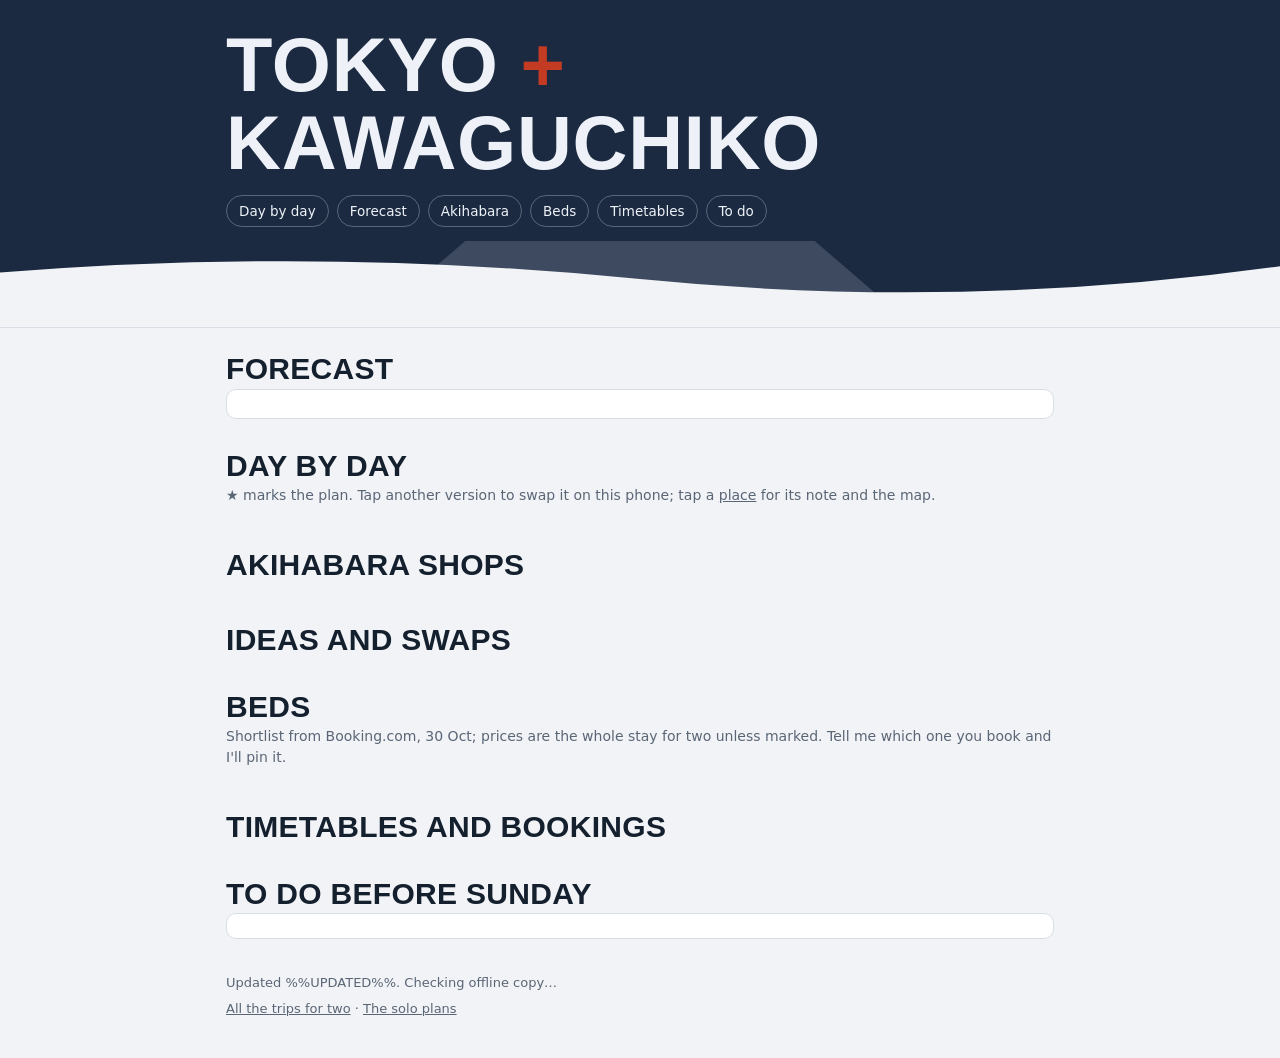
<file: fuji-src/template.html>
<!doctype html>
<html lang="en" data-page="fuji-trip">
<head>
<meta charset="utf-8">
<meta name="viewport" content="width=device-width, initial-scale=1, viewport-fit=cover">
<title>%%TITLE%%</title>
<meta name="description" content="Day-by-day plan for Tokyo + Kawaguchiko, 31 Oct – 7 Nov 2026: forecast, timetables, maps and swaps. Works offline.">
<meta name="theme-color" media="(prefers-color-scheme: light)" content="#1B2A41">
<meta name="theme-color" media="(prefers-color-scheme: dark)" content="#0F151D">
<meta name="apple-mobile-web-app-capable" content="yes">
<meta name="mobile-web-app-capable" content="yes">
<meta name="apple-mobile-web-app-title" content="Fuji trip">
<link rel="manifest" href="manifest.webmanifest">
<link rel="icon" type="image/png" sizes="32x32" href="../icons/favicon-32.png">
<link rel="apple-touch-icon" href="../icons/apple-touch-icon.png">
<style>
/*%%FONTS%%*/
:root {
  --bg: #F1F3F6; --surface: #FFFFFF; --ink: #14202E; --muted: #5A6676; --line: #D9DEE6; --soft: #F6F8FA;
  --accent: #C23B22; --accent-soft: #FBE9E5; --indigo: #1B2A41; --indigo-ink: #EEF2F8; --snow: #FFFFFF;
  --together: #2F5D9A; --you: #B7791F; --good: #1C7A47;
  --sun: #E5A21E; --cloud: #8E9AAB; --rain: #3D7BD0;
  --f-display: "Big Shoulders Display", "Arial Narrow", "Roboto Condensed", sans-serif;
  --f-body: "Instrument Sans", "Segoe UI", system-ui, sans-serif;
  --f-mono: "IBM Plex Mono", ui-monospace, Menlo, monospace;
  --r: 10px;
}
@media (prefers-color-scheme: dark) { :root:not([data-theme="light"]) {
  --bg: #0F151D; --surface: #17202B; --ink: #E8EDF3; --muted: #A2AEBD; --line: #2A3645; --soft: #1B2531;
  --accent: #F07A5E; --accent-soft: #3A211C; --indigo: #0A1018; --indigo-ink: #E8EDF3; --snow: #DDE6F2;
  --together: #7FA8E0; --you: #E3A84F; --good: #5CCB8E; --sun: #E8B04A; --cloud: #7D8898; --rain: #6FA2EA; color-scheme: dark; } }
:root[data-theme="dark"] {
  --bg: #0F151D; --surface: #17202B; --ink: #E8EDF3; --muted: #A2AEBD; --line: #2A3645; --soft: #1B2531;
  --accent: #F07A5E; --accent-soft: #3A211C; --indigo: #0A1018; --indigo-ink: #E8EDF3; --snow: #DDE6F2;
  --together: #7FA8E0; --you: #E3A84F; --good: #5CCB8E; --sun: #E8B04A; --cloud: #7D8898; --rain: #6FA2EA; color-scheme: dark; }

* { box-sizing: border-box; }
html { scroll-behavior: smooth; scroll-padding-top: 64px; }
body { margin: 0; background: var(--bg); color: var(--ink); font-family: var(--f-body); font-size: 15.5px; line-height: 1.5; -webkit-text-size-adjust: 100%; }
.wrap { max-width: 860px; margin: 0 auto; padding-left: max(16px, env(safe-area-inset-left, 0px)); padding-right: max(16px, env(safe-area-inset-right, 0px)); }
h1, h2, h3 { font-family: var(--f-display); font-weight: 800; letter-spacing: .01em; line-height: 1.02; margin: 0; text-wrap: balance; }
h2 { font-size: 30px; text-transform: uppercase; margin-bottom: 4px; }
p { margin: 0; }
a { color: var(--accent); }
button { font: inherit; color: inherit; cursor: pointer; }
:focus-visible { outline: 2px solid var(--accent); outline-offset: 2px; }
.mono { font-family: var(--f-mono); }
.muted { color: var(--muted); }

/* hero */
.hero { background: var(--indigo); color: var(--indigo-ink); padding: calc(20px + env(safe-area-inset-top, 0px)) 0 0; overflow: hidden; }
.hero .sub { font-family: var(--f-mono); font-size: 12px; letter-spacing: .06em; text-transform: uppercase; opacity: .8; }
.hero h1 { font-size: clamp(44px, 11vw, 76px); text-transform: uppercase; margin: 6px 0 10px; }
.hero h1 span { color: var(--accent); }
.hero .lede { max-width: 60ch; opacity: .92; }
.hero svg.fuji { display: block; width: 100%; height: 70px; margin-top: 14px; }
.jump { display: flex; gap: 8px; flex-wrap: wrap; margin-top: 14px; }
.jump a { color: var(--indigo-ink); border: 1px solid rgba(255,255,255,.28); border-radius: 999px; padding: 5px 12px; font-size: 13.5px; text-decoration: none; }

/* sticky week strip */
.strip-bar { position: sticky; top: 0; z-index: 5; background: var(--bg); border-bottom: 1px solid var(--line); padding-top: env(safe-area-inset-top, 0px); }
.strip { display: flex; gap: 6px; overflow-x: auto; padding: 8px 0; scrollbar-width: none; }
.strip::-webkit-scrollbar { display: none; }
.strip a { flex: 0 0 auto; min-width: 74px; text-decoration: none; color: var(--ink); background: var(--surface); border: 1px solid var(--line); border-radius: 8px; padding: 5px 8px; font-size: 12px; line-height: 1.25; }
.strip a b { display: block; font-size: 12.5px; }
.strip a .w { display: flex; align-items: center; gap: 4px; font-family: var(--f-mono); font-size: 11.5px; margin-top: 2px; }
.strip a .dot { display: inline-block; width: 7px; height: 7px; border-radius: 50%; margin-right: 4px; vertical-align: 1px; }
.strip a.on { border-color: var(--accent); box-shadow: inset 0 0 0 1px var(--accent); }

section { padding: 26px 0 6px; }
.sec-note { color: var(--muted); font-size: 14px; margin-bottom: 12px; }

/* forecast */
.fc { background: var(--surface); border: 1px solid var(--line); border-radius: var(--r); padding: 14px 16px; }
.fc ul { margin: 8px 0 10px; padding-left: 18px; }
.fc li { margin: 4px 0; }
.src { font-size: 12.5px; color: var(--muted); }

/* day cards */
.day { background: var(--surface); border: 1px solid var(--line); border-radius: var(--r); margin: 14px 0; overflow: hidden; }
.day-head { display: grid; grid-template-columns: 1fr auto; gap: 8px; align-items: start; padding: 14px 16px 10px; border-bottom: 1px solid var(--line); background: var(--soft); }
.day-date { font-family: var(--f-display); font-weight: 800; font-size: 28px; text-transform: uppercase; line-height: 1; }
.day-where { font-size: 14px; color: var(--muted); margin-top: 3px; }
.who { display: inline-block; font-size: 11.5px; font-weight: 600; letter-spacing: .04em; text-transform: uppercase; border-radius: 4px; padding: 1px 6px; margin-left: 6px; vertical-align: 2px; color: #fff; }
.who.together { background: var(--together); } .who.you { background: var(--you); } .who.split { background: linear-gradient(90deg, var(--together) 50%, var(--you) 50%); }
.wx { text-align: right; font-family: var(--f-mono); font-size: 12.5px; white-space: nowrap; }
.wx .ic { display: inline-flex; vertical-align: middle; }
.wx .pop { display: block; margin-top: 2px; }
.wx .pop.wet { color: var(--rain); font-weight: 600; }
.vers { display: flex; gap: 6px; flex-wrap: wrap; padding: 10px 16px 0; }
.vers button { border: 1px solid var(--line); background: var(--surface); border-radius: 999px; padding: 4px 11px; font-size: 13px; }
.vers button[aria-pressed="true"] { background: var(--ink); color: var(--surface); border-color: var(--ink); }
.vers button .star { color: var(--accent); margin-right: 3px; }
.vers button[aria-pressed="true"] .star { color: inherit; }
.day-body { padding: 10px 16px 14px; }
.day-title { font-family: var(--f-display); font-weight: 700; font-size: 23px; line-height: 1.1; }
.why { font-size: 14px; color: var(--muted); margin-top: 3px; }
.picked { font-size: 12.5px; margin-top: 6px; color: var(--accent); }
.picked button { background: none; border: 0; padding: 0; text-decoration: underline; color: inherit; }
ol.steps { list-style: none; margin: 10px 0 0; padding: 0; }
ol.steps li { display: grid; grid-template-columns: 70px 1fr; gap: 10px; padding: 7px 0; border-top: 1px dashed var(--line); }
ol.steps li:first-child { border-top: 0; }
ol.steps li.now { background: var(--surface); box-shadow: inset 3px 0 0 var(--accent); border-radius: 6px; padding-left: 8px; margin-left: -8px; }
ol.steps li.now .t { color: var(--accent); font-weight: 700; }
ol.steps li.now .t::after { content: 'Now'; display: block; font-size: 10.5px; text-transform: uppercase; letter-spacing: .06em; }
ol.steps .t { font-family: var(--f-mono); font-size: 12.5px; color: var(--muted); padding-top: 2px; }
.watch { margin-top: 10px; background: var(--accent-soft); border-radius: 8px; padding: 8px 10px; font-size: 14px; }
.bed { margin-top: 10px; font-size: 13.5px; color: var(--muted); }
.bed b { color: var(--ink); font-weight: 600; }

/* chips */
.pl { display: inline; border: 0; background: none; padding: 0; color: var(--ink); font-weight: 600; text-decoration: underline; text-decoration-color: var(--accent); text-decoration-thickness: 2px; text-underline-offset: 3px; }
.pl svg { width: 12px; height: 12px; vertical-align: -1px; margin-right: 2px; color: var(--accent); }
.lk { display: inline-flex; align-items: center; gap: 4px; font-size: 12.5px; font-weight: 600; text-decoration: none; color: var(--accent); border: 1px solid currentColor; border-radius: 999px; padding: 1px 9px; margin: 2px 2px 2px 0; white-space: nowrap; vertical-align: 1px; }
.lk svg { width: 12px; height: 12px; }
.lk.book { color: var(--good); }
.lk.info { color: var(--together); }

/* cards: ideas, beds, links */
.cards { display: grid; gap: 10px; }
.card { background: var(--surface); border: 1px solid var(--line); border-radius: var(--r); padding: 12px 14px; }
.card h3 { font-family: var(--f-body); font-size: 15.5px; font-weight: 700; margin-bottom: 4px; }
.card .meta { font-size: 13px; color: var(--muted); }
.opts { margin: 8px 0 0; padding: 0; list-style: none; }
.opts li { padding: 5px 0; border-top: 1px dashed var(--line); font-size: 14px; }
.tag { font-family: var(--f-mono); font-size: 11px; text-transform: uppercase; letter-spacing: .05em; border: 1px solid var(--line); border-radius: 4px; padding: 0 5px; margin-left: 6px; color: var(--muted); }
.lgroup h3 { margin-top: 6px; }
.lgroup .lk { margin: 3px 4px 3px 0; }
.check { list-style: none; padding: 0; margin: 0; }
.check li { display: flex; gap: 10px; align-items: flex-start; padding: 8px 0; border-top: 1px dashed var(--line); }
.check li:first-child { border-top: 0; }
.check input { width: 18px; height: 18px; margin-top: 2px; accent-color: var(--good); flex: 0 0 auto; }
.check li.done span { color: var(--muted); text-decoration: line-through; }

footer { padding: 28px 0 calc(40px + env(safe-area-inset-bottom, 0px)); font-size: 13px; color: var(--muted); }
footer a { color: var(--muted); }

/* place sheet */
.sheet-bg { position: fixed; inset: 0; background: rgba(5,10,18,.45); z-index: 20; display: none; }
.sheet { position: fixed; left: 0; right: 0; bottom: 0; z-index: 21; background: var(--surface); border-radius: 16px 16px 0 0; padding: 18px max(18px, env(safe-area-inset-left, 0px)) calc(18px + env(safe-area-inset-bottom, 0px)); max-width: 620px; margin: 0 auto; transform: translateY(110%); transition: transform .2s ease; box-shadow: 0 -8px 30px rgba(0,0,0,.2); }
.sheet.open { transform: none; }
.sheet h3 { font-family: var(--f-display); font-size: 26px; }
.sheet p { margin: 6px 0 14px; }
.sheet .row { display: flex; gap: 8px; flex-wrap: wrap; }
.sheet .row a, .sheet .row button { flex: 1 1 140px; text-align: center; padding: 10px; border-radius: 8px; font-weight: 600; text-decoration: none; border: 1px solid var(--line); background: var(--soft); color: var(--ink); }
.sheet .row a.primary { background: var(--accent); border-color: var(--accent); color: #fff; }
@media (prefers-reduced-motion: reduce) { .sheet { transition: none; } html { scroll-behavior: auto; } }
@media (min-width: 640px) { .cards.two { grid-template-columns: 1fr 1fr; } }
@media (max-width: 420px) { ol.steps li { grid-template-columns: 58px 1fr; gap: 8px; } .day-date { font-size: 25px; } }
</style>
</head>
<body>
<header class="hero">
  <div class="wrap">
    <p class="sub" id="sub"></p>
    <h1>Tokyo <span>+</span> Kawaguchiko</h1>
    <p class="lede" id="lede"></p>
    <nav class="jump" aria-label="Sections">
      <a href="#days">Day by day</a><a href="#forecast">Forecast</a><a href="#akiba">Akihabara</a><a href="#beds">Beds</a><a href="#links">Timetables</a><a href="#todo">To do</a>
    </nav>
  </div>
  <svg class="fuji" viewBox="0 0 400 70" preserveAspectRatio="xMidYMax slice" aria-hidden="true">
    <path d="M0 70 L120 70 L185 14 Q200 4 215 14 L280 70 L400 70 Z" fill="var(--bg)" opacity=".16"/>
    <path d="M178 20 L185 14 Q200 4 215 14 L222 20 L212 26 L204 21 L196 27 L188 22 Z" fill="var(--snow)" opacity=".9"/>
    <path d="M0 70 L0 58 Q100 50 200 60 T400 56 L400 70 Z" fill="var(--bg)"/>
  </svg>
</header>

<div class="strip-bar"><div class="wrap"><nav class="strip" id="strip" aria-label="Days"></nav></div></div>

<main>
  <section id="forecast"><div class="wrap">
    <h2>Forecast</h2>
    <div class="fc" id="fc"></div>
  </div></section>

  <section id="days"><div class="wrap">
    <h2>Day by day</h2>
    <p class="sec-note">★ marks the plan. Tap another version to swap it on this phone; tap a <u>place</u> for its note and the map.</p>
    <div id="daylist"></div>
  </div></section>

  <section id="akiba"><div class="wrap">
    <h2>Akihabara shops</h2>
    <p class="sec-note" id="akibanote"></p>
    <div class="cards two" id="akibalist"></div>
  </div></section>

  <section id="ideas"><div class="wrap">
    <h2>Ideas and swaps</h2>
    <div class="cards two" id="idealist"></div>
  </div></section>

  <section id="beds"><div class="wrap">
    <h2>Beds</h2>
    <p class="sec-note">Shortlist from Booking.com, 30 Oct; prices are the whole stay for two unless marked. Tell me which one you book and I'll pin it.</p>
    <div class="cards" id="bedlist"></div>
  </div></section>

  <section id="links"><div class="wrap">
    <h2>Timetables and bookings</h2>
    <div class="cards" id="linklist"></div>
  </div></section>

  <section id="todo"><div class="wrap">
    <h2>To do before Sunday</h2>
    <div class="card"><ul class="check" id="checklist"></ul></div>
  </div></section>
</main>

<footer><div class="wrap">
  <p>Updated %%UPDATED%%. <span id="offline">Checking offline copy…</span></p>
  <p style="margin-top:6px"><a href="../duo/">All the trips for two</a> · <a href="../">The solo plans</a></p>
</div></footer>

<div class="sheet-bg" id="sheetbg"></div>
<div class="sheet" id="sheet" role="dialog" aria-modal="true" aria-labelledby="sheet-h" hidden>
  <h3 id="sheet-h"></h3><p id="sheet-p"></p>
  <div class="row"><a id="sheet-map" class="primary" target="_blank" rel="noopener">Open in Maps</a><a id="sheet-dir" target="_blank" rel="noopener">Directions</a><button id="sheet-x" type="button">Close</button></div>
</div>

<script id="data" type="application/json">%%DATA%%</script>
<script>
(function () {
  var D = JSON.parse(document.getElementById('data').textContent);
  var $ = function (id) { return document.getElementById(id); };
  var store = {
    get: function (k) { try { return localStorage.getItem('fuji:' + k); } catch (e) { return null; } },
    set: function (k, v) { try { if (v === null) localStorage.removeItem('fuji:' + k); else localStorage.setItem('fuji:' + k, v); } catch (e) {} }
  };
  function esc(s) { return String(s).replace(/[&<>"']/g, function (c) { return {'&':'&amp;','<':'&lt;','>':'&gt;','"':'&quot;',"'":'&#39;'}[c]; }); }
  var PIN = '<svg viewBox="0 0 12 12" aria-hidden="true"><path d="M6 0.8a3.7 3.7 0 0 0-3.7 3.7C2.3 7.3 6 11.2 6 11.2s3.7-3.9 3.7-6.7A3.7 3.7 0 0 0 6 .8Zm0 5a1.3 1.3 0 1 1 0-2.6 1.3 1.3 0 0 1 0 2.6Z" fill="currentColor"/></svg>';
  var ICON = {
    tt: '<svg viewBox="0 0 12 12" aria-hidden="true"><circle cx="6" cy="6" r="4.8" fill="none" stroke="currentColor" stroke-width="1.4"/><path d="M6 3.2V6l2 1.3" fill="none" stroke="currentColor" stroke-width="1.4" stroke-linecap="round"/></svg>',
    book: '<svg viewBox="0 0 12 12" aria-hidden="true"><path d="M1.5 3.5h9v2a1 1 0 0 0 0 2v2h-9v-2a1 1 0 0 0 0-2z" fill="none" stroke="currentColor" stroke-width="1.3" stroke-linejoin="round"/></svg>',
    info: '<svg viewBox="0 0 12 12" aria-hidden="true"><path d="M4.5 2h5.5v5.5M10 2 4 8M8 10H2V4" fill="none" stroke="currentColor" stroke-width="1.3" stroke-linecap="round" stroke-linejoin="round"/></svg>'
  };
  function sky(k) {
    var sun = '<circle cx="9" cy="9" r="4" fill="var(--sun)"/>';
    var cloud = function (x, y, c) { return '<path d="M' + x + ' ' + y + 'a3.6 3.6 0 0 1 7-1.2 2.8 2.8 0 1 1 .8 5.5H' + (x + 1) + 'a2.2 2.2 0 0 1-1-4.3Z" fill="' + c + '"/>'; };
    var drops = '<path d="M8 17.5l-1 2.2M11.5 17.5l-1 2.2M15 17.5l-1 2.2" stroke="var(--rain)" stroke-width="1.6" stroke-linecap="round"/>';
    var body = { sun: sun, suncloud: sun + cloud(9, 12, 'var(--cloud)'), cloudsun: '<circle cx="7" cy="7" r="3.2" fill="var(--sun)"/>' + cloud(6, 11, 'var(--cloud)'),
      cloud: cloud(5, 10, 'var(--cloud)'), rain: cloud(5, 9, 'var(--cloud)') + drops }[k] || '';
    return '<svg width="22" height="22" viewBox="0 0 22 22" role="img" aria-label="' + k + '">' + body + '</svg>';
  }
  var SKY = { sun: 'Sunny', suncloud: 'Sun, some cloud', cloudsun: 'Cloud, sunny spells', cloud: 'Cloudy', rain: 'Cloud, showers' };
  function mapsUrl(p) { return 'https://www.google.com/maps/search/?api=1&query=' + encodeURIComponent(p.q); }
  function dirUrl(p) { return 'https://www.google.com/maps/dir/?api=1&travelmode=transit&destination=' + encodeURIComponent(p.q); }
  function link(id) {
    var l = D.links[id]; if (!l) return '';
    return '<a class="lk ' + l.kind + '" href="' + esc(l.url) + '" target="_blank" rel="noopener">' + ICON[l.kind] + esc(l.label) + '</a>';
  }
  function place(id) {
    var p = D.places[id]; if (!p) return esc(id);
    return '<button type="button" class="pl" data-place="' + id + '">' + PIN + esc(p.name) + '</button>';
  }
  function rich(s) {
    return esc(s).replace(/\[\[([a-z0-9_]+)\]\]/g, function (_, id) { return place(id); })
                 .replace(/\{\{([a-z0-9_]+)\}\}/g, function (_, id) { return link(id); });
  }
  var WHO = { together: 'Together', you: 'You', split: 'Together → you' };
  var WHOC = { together: 'var(--together)', you: 'var(--you)', split: 'var(--together)' };

  $('sub').textContent = D.trip.sub;
  $('lede').textContent = D.trip.lede;

  // week strip
  $('strip').innerHTML = D.days.map(function (d) {
    var w = d.wx ? sky(d.wx.sky).replace('width="22" height="22"', 'width="16" height="16"') + d.wx.pop + '%' + (d.wx.rough ? '~' : '') : '';
    return '<a href="#' + d.id + '" data-day="' + d.id + '"><b>' + esc(d.date.replace(/ (Oct|Nov)$/, '')) + '</b><span class="dot" style="background:' + WHOC[d.who] + '"></span>' +
      esc(d.where.split(' · ')[0].split(' → ')[0]) + '<span class="w">' + w + '</span></a>';
  }).join('');

  // forecast
  $('fc').innerHTML = '<ul>' + D.fc_summary.map(function (s) { return '<li>' + rich(s) + '</li>'; }).join('') + '</ul>' +
    '<p class="src">' + esc(D.fc_meta.source) + ' (fetched ' + esc(D.fc_meta.fetched) + '). Tokyo and the Fuji lakes are separate forecasts; "~" = rough model value. </p>' +
    '<p style="margin-top:6px">' + D.fc_meta.links.map(link).join(' ') + '</p>';

  // days
  function chosen(d) {
    var mine = store.get('choice:' + d.id);
    return d.versions.some(function (v) { return v.key === mine; }) ? mine : d.choice;
  }
  function renderDay(d) {
    var key = chosen(d);
    var v = d.versions.filter(function (x) { return x.key === key; })[0];
    var wx = d.wx ? '<span class="ic">' + sky(d.wx.sky) + '</span> ' + d.wx.lo + '–' + d.wx.hi + '°' +
      '<span class="pop' + (d.wx.pop >= 40 ? ' wet' : '') + '">rain ' + d.wx.pop + '%' + (d.wx.rough ? ' ~' : '') + '</span>' +
      '<span class="muted" style="font-size:11px">' + esc(SKY[d.wx.sky] || '') + (d.fc === 'kawa' ? ' · lake' : ' · Tokyo') + '</span>' : '';
    var tabs = d.versions.length > 1 ? '<div class="vers" role="group" aria-label="Versions of this day">' + d.versions.map(function (x) {
      return '<button type="button" data-day="' + d.id + '" data-v="' + x.key + '" aria-pressed="' + (x.key === key) + '">' +
        (x.key === d.choice ? '<span class="star">★</span>' : '') + esc(x.label) + '</button>';
    }).join('') + '</div>' : '';
    var picked = key !== d.choice ? '<p class="picked">Swapped on this phone. <button type="button" data-reset="' + d.id + '">Back to the plan</button></p>' : '';
    return '<div class="day-head"><div><div class="day-date">' + esc(d.date) + '<span class="who ' + d.who + '">' + WHO[d.who] + '</span></div>' +
      '<div class="day-where">' + esc(d.where) + '</div></div><div class="wx">' + wx + '</div></div>' + tabs +
      '<div class="day-body"><div class="day-title">' + esc(v.title) + '</div>' + (v.why ? '<p class="why">' + rich(v.why) + '</p>' : '') + picked +
      '<ol class="steps">' + v.steps.map(function (s) { return '<li><span class="t">' + esc(s[0]) + '</span><span>' + rich(s[1]) + '</span></li>'; }).join('') + '</ol>' +
      (v.watch ? '<p class="watch">' + rich(v.watch) + '</p>' : '') +
      '<p class="bed">Sleep: <b>' + esc(d.bed) + '</b></p></div>';
  }
  $('daylist').innerHTML = D.days.map(function (d) { return '<article class="day" id="' + d.id + '">' + renderDay(d) + '</article>'; }).join('');
  $('daylist').addEventListener('click', function (e) {
    var b = e.target.closest('button[data-v]'), r = e.target.closest('button[data-reset]');
    var id = b ? b.getAttribute('data-day') : r ? r.getAttribute('data-reset') : null;
    if (!id) return;
    var d = D.days.filter(function (x) { return x.id === id; })[0];
    store.set('choice:' + id, b && b.getAttribute('data-v') !== d.choice ? b.getAttribute('data-v') : null);
    $(id).innerHTML = renderDay(d);
    markNow();
  });

  // ideas, beds, links, checklist
  $('akibanote').textContent = D.akiba_note;
  $('akibalist').innerHTML = D.akiba.map(function (g) {
    return '<div class="card"><h3>' + esc(g[0]) + '</h3><ul class="opts">' + g[1].map(function (o) {
      return '<li>' + place(o) + ' <span class="muted">' + esc(D.places[o].note) + '</span></li>'; }).join('') + '</ul></div>';
  }).join('');
  $('idealist').innerHTML = D.ideas.map(function (i) { return '<div class="card"><h3>' + esc(i[0]) + '</h3><p>' + rich(i[1]) + '</p></div>'; }).join('');
  $('bedlist').innerHTML = D.beds.map(function (b) {
    return '<div class="card"><h3>' + esc(b.nights) + '<span class="tag">' + esc(b.status) + '</span></h3><p class="meta">' + esc(b.where) + '. ' + esc(b.note) + '</p>' +
      '<ul class="opts">' + b.options.map(function (o) { return '<li>' + place(o) + ' <span class="muted">' + esc(D.places[o].note) + '</span></li>'; }).join('') + '</ul></div>';
  }).join('');
  var groups = [['tt', 'Timetables'], ['book', 'Bookings'], ['info', 'Forecast and info']];
  $('linklist').innerHTML = groups.map(function (g) {
    var ids = Object.keys(D.links).filter(function (k) { return D.links[k].kind === g[0]; });
    return '<div class="card lgroup"><h3>' + g[1] + '</h3><p>' + ids.map(link).join(' ') + '</p></div>';
  }).join('');
  var done = {}; try { done = JSON.parse(store.get('done') || '{}'); } catch (e) {}
  $('checklist').innerHTML = D.checklist.map(function (c, i) {
    return '<li class="' + (done[i] ? 'done' : '') + '"><input type="checkbox" id="c' + i + '" data-i="' + i + '"' + (done[i] ? ' checked' : '') +
      ' aria-label="Done"><span>' + rich(c) + '</span></li>';
  }).join('');
  $('checklist').addEventListener('change', function (e) {
    var i = e.target.getAttribute('data-i'); if (i === null) return;
    done[i] = e.target.checked; e.target.parentNode.className = e.target.checked ? 'done' : '';
    store.set('done', JSON.stringify(done));
  });

  // place sheet
  var sheet = $('sheet'), bg = $('sheetbg'), last = null;
  function openPlace(id, from) {
    var p = D.places[id]; last = from;
    $('sheet-h').textContent = p.name; $('sheet-p').textContent = p.note;
    $('sheet-map').href = mapsUrl(p); $('sheet-dir').href = dirUrl(p);
    sheet.hidden = false; bg.style.display = 'block';
    requestAnimationFrame(function () { sheet.classList.add('open'); $('sheet-map').focus(); });
  }
  function closeSheet() {
    sheet.classList.remove('open'); bg.style.display = 'none';
    setTimeout(function () { sheet.hidden = true; }, 200); if (last) last.focus();
  }
  document.addEventListener('click', function (e) {
    var b = e.target.closest('.pl'); if (b) { openPlace(b.getAttribute('data-place'), b); }
  });
  bg.addEventListener('click', closeSheet); $('sheet-x').addEventListener('click', closeSheet);
  document.addEventListener('keydown', function (e) { if (e.key === 'Escape' && !sheet.hidden) closeSheet(); });

  // highlight today in the strip (Japan time)
  try {
    var md = new Intl.DateTimeFormat('en-CA', { timeZone: 'Asia/Tokyo', month: '2-digit', day: '2-digit' }).format(new Date());
    var map = { '10-31': 'sat31', '11-01': 'sun1', '11-02': 'mon2', '11-03': 'tue3', '11-04': 'wed4', '11-05': 'thu5', '11-06': 'fri6', '11-07': 'sat7' };
    var today = map[md.replace('/', '-')];
    if (today) { var a = document.querySelector('.strip a[data-day="' + today + '"]'); if (a) { a.classList.add('on'); a.querySelector('b').textContent += ' · today'; } }
  } catch (e) {}

  // open at the current day and step (Japan time)
  var DAYMAP = { '10-31': 'sat31', '11-01': 'sun1', '11-02': 'mon2', '11-03': 'tue3', '11-04': 'wed4', '11-05': 'thu5', '11-06': 'fri6', '11-07': 'sat7' };
  function jstNow() {
    var parts = {};
    new Intl.DateTimeFormat('en-GB', { timeZone: 'Asia/Tokyo', month: '2-digit', day: '2-digit', hour: '2-digit', minute: '2-digit', hourCycle: 'h23' })
      .formatToParts(new Date()).forEach(function (x) { parts[x.type] = x.value; });
    return { md: parts.month + '-' + parts.day, min: (+parts.hour) * 60 + (+parts.minute) };
  }
  function markNow() {
    try {
      var n = jstNow(), id = DAYMAP[n.md];
      document.querySelectorAll('ol.steps li.now').forEach(function (li) { li.classList.remove('now'); });
      if (!id || !$(id)) return null;
      var hit = null;
      $(id).querySelectorAll('ol.steps li').forEach(function (li) {
        var m = li.querySelector('.t').textContent.trim().match(/^~?(\d{1,2}):(\d{2})$/);
        if (m && (+m[1]) * 60 + (+m[2]) <= n.min) hit = li;
      });
      if (hit) hit.classList.add('now');
      return hit || $(id);
    } catch (e) { return null; }
  }
  function goNow() {
    var el = markNow(); if (!el) return;
    var s = $('strip'), a = document.querySelector('.strip a.on');
    if (s && a) s.scrollLeft = a.offsetLeft - (s.clientWidth - a.offsetWidth) / 2;
    var bar = document.querySelector('.strip-bar');
    var y = el.getBoundingClientRect().top + window.pageYOffset - (bar ? bar.offsetHeight : 0) - 12;
    window.scrollTo({ top: Math.max(0, y), behavior: 'instant' });
  }
  if (!location.hash) { goNow(); setTimeout(goNow, 300); } else { markNow(); }
  var hiddenAt = 0;
  document.addEventListener('visibilitychange', function () {
    if (document.hidden) { hiddenAt = Date.now(); return; }
    if (hiddenAt && Date.now() - hiddenAt > 10 * 60 * 1000) goNow(); else markNow();
  });
  setInterval(markNow, 60 * 1000);

  // offline copy
  var off = $('offline');
  if (!('serviceWorker' in navigator)) { off.textContent = 'This browser cannot keep an offline copy.'; return; }
  navigator.serviceWorker.register('./sw.js', { scope: './' }).then(function () { return navigator.serviceWorker.ready; })
    .then(function () { off.textContent = 'Saved for offline use.'; })
    .catch(function () { off.textContent = 'Offline copy not saved yet: open the page once while online.'; });
  // An older main-page worker may have stored this page in place of the main page: put the main page back.
  if (window.caches && navigator.onLine) {
    caches.keys().then(function (keys) {
      keys.filter(function (k) { return k.indexOf('solo-week-') === 0; }).forEach(function (k) {
        caches.open(k).then(function (c) {
          var main = new URL('../index.html', location.href).href;
          c.match(main).then(function (hit) {
            if (!hit) return;
            hit.clone().text().then(function (t) {
              if (t.indexOf('data-page="fuji-trip"') !== -1) {
                fetch(new URL('../', location.href).href, { cache: 'no-store' }).then(function (r) { if (r.ok) c.put(main, r); });
              }
            });
          });
        });
      });
    }).catch(function () {});
  }
})();
</script>
</body>
</html>
</file>
